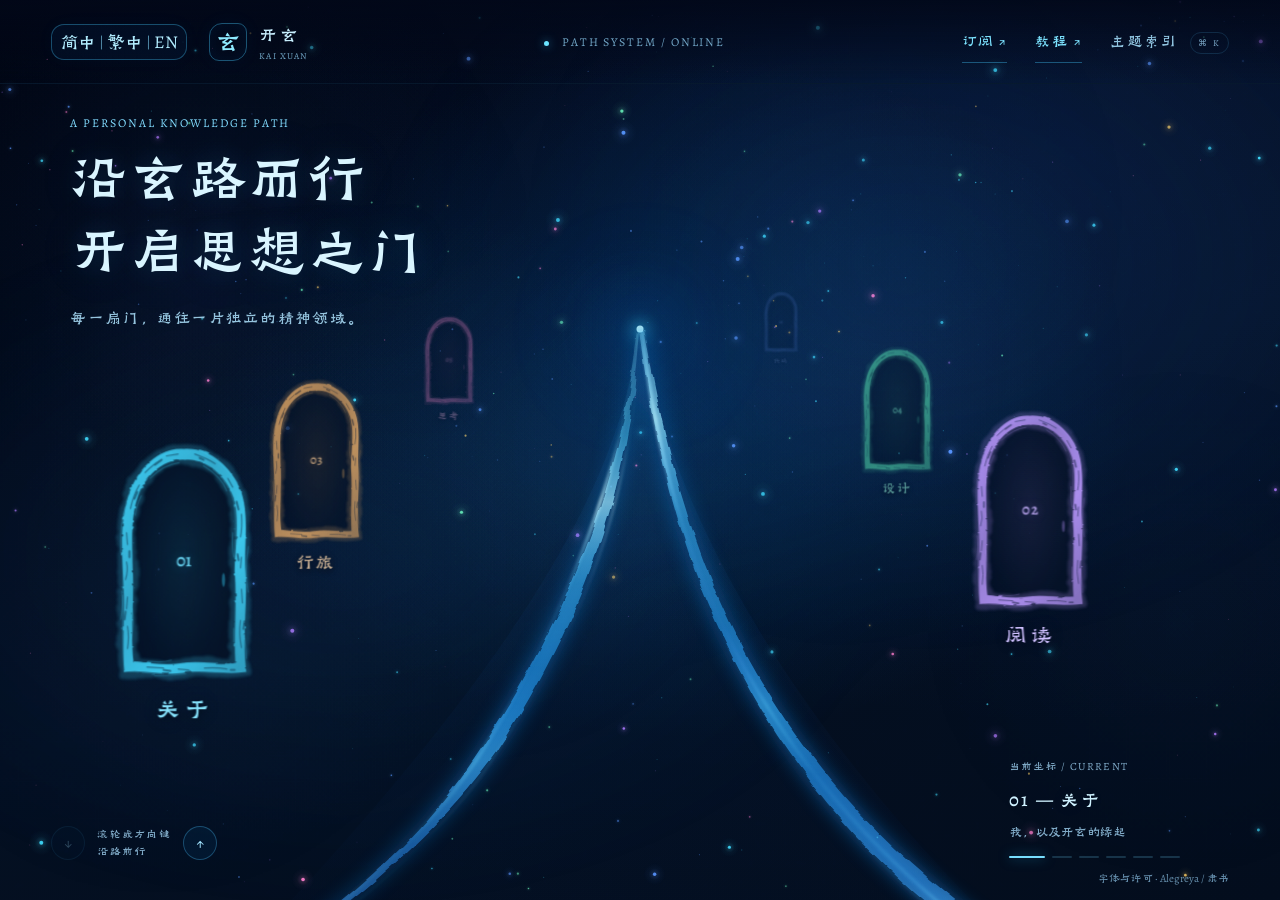
<file: index.html>
<!DOCTYPE html><html lang="zh-Hans"><head><meta charSet="utf-8"/><meta name="viewport" content="width=device-width, initial-scale=1"/><link rel="stylesheet" href="assets/index-trilingual-v11.css" data-rsc-css-href="./assets/index-trilingual-v11.css" data-precedence="vite-rsc/importer-resources"/><link rel="modulepreload" href="assets/layout-segment-trilingual-v11.js" crossorigin=""/><link rel="modulepreload" href="assets/rolldown-runtime-S-ySWqyJ.js" crossorigin=""/><link rel="modulepreload" href="assets/index-trilingual-v11.js" crossorigin=""/><link rel="modulepreload" href="assets/framework-DjPHiq1u.js" crossorigin=""/><link rel="modulepreload" href="assets/page-trilingual-v11.js" crossorigin=""/><title>开玄 · 玄路</title><meta name="description" content="在代码、思想与未知之间，开启另一重视界。"/><link rel="shortcut icon" href="favicon.svg"/><link rel="icon" href="favicon.svg"/><meta name="codex-preview" content="development"/><script>self.__VINEXT_RSC_PARAMS__={}</script><script>self.__VINEXT_RSC_NAV__={"pathname":"/","searchParams":[]}</script><link rel="modulepreload" href="assets/index-trilingual-v11.js" />












<link rel="stylesheet" href="./language-labels-v11.css"/><link rel="alternate" type="application/rss+xml" title="开玄 · 简体中文" href="./feed.xml"/><link rel="alternate" type="application/rss+xml" title="開玄 · 繁體中文" href="./feed.zh-Hant.xml"/><link rel="alternate" type="application/rss+xml" title="Kai Xuan · English" href="./feed.en.xml"/></head><body class="alegreya-site"><main data-language="zh" class="experience " style="--journey:0"><div class="noise"></div><div class="sky" aria-hidden="true"><canvas class="starfield-canvas" aria-hidden="true"></canvas><div class="sky-mist"></div><div class="horizon-core"></div></div><header class="topbar"><div class="header-left"><div class="language-picker"><button type="button" class="language-toggle language-trigger" aria-expanded="false" aria-controls="homepage-language-options" aria-label="简中|繁中|EN — 选择语言 / Choose language" title="选择语言 / Choose language"><span class="language-label" lang="zh-Hans">简中</span><span class="language-toggle-divider" aria-hidden="true">|</span><span class="language-label" lang="zh-Hant">繁中</span><span class="language-toggle-divider" aria-hidden="true">|</span><span class="language-label" lang="en">EN</span></button><div id="homepage-language-options" class="language-options" role="group" aria-label="网站语言 / Website language" hidden=""><button type="button" lang="zh-CN" aria-pressed="true">简体中文</button><button type="button" lang="zh-Hant" aria-pressed="false">繁體中文</button><button type="button" lang="en" aria-pressed="false">English</button></div></div><button class="brand" aria-label="返回开玄首页"><span class="brand-mark">玄</span><span><b>开玄</b><small>KAI XUAN</small></span></button></div><p class="system-state"><i></i> PATH SYSTEM / ONLINE</p><nav class="header-actions" aria-label="网站导航"><a class="subscribe-entry" href="./subscribe.html?lang=zh" aria-label="通过邮箱订阅新文章">订阅 ↗</a><a class="tutorial-entry" href="./tutorial-map.html?lang=zh" aria-label="阅读计算神经科学教程">教程 ↗</a><button class="index-button" type="button">主题索引<!-- --> <span>⌘ K</span></button></nav></header><section class="intro" id="top"><p class="eyebrow">A PERSONAL KNOWLEDGE PATH</p><h1>沿玄路而行<br/>开启思想之门</h1><p class="intro-copy">每一扇门，通往一片独立的精神领域。</p></section><section class="world" aria-label="主题之路"><svg class="path-stream river-path" viewBox="0 0 1200 800" preserveAspectRatio="none" aria-hidden="true" focusable="false"><defs><path id="river-left-bank" d="M598 0 C583 166 546 307 451 491 C354 674 216 755 128 840 C136 845 147 844 154 839 C244 741 375 650 465 495 C558 319 592 162 600 0 Z"></path><path id="river-right-bank" d="M600 0 C617 177 655 358 762 533 C858 688 965 753 1043 840 C1051 847 1068 845 1077 840 C989 743 875 673 778 526 C666 357 628 176 604 0 Z"></path><filter id="river-ink-edge" x="-10%" y="-5%" width="120%" height="110%" color-interpolation-filters="sRGB"><feTurbulence type="fractalNoise" baseFrequency=".014 .047" numOctaves="2" seed="29" result="water"></feTurbulence><feDisplacementMap in="SourceGraphic" in2="water" scale="6.5" xChannelSelector="R" yChannelSelector="G"></feDisplacementMap><feGaussianBlur stdDeviation=".7"></feGaussianBlur></filter><filter id="river-bloom" x="-20%" y="-8%" width="140%" height="116%"><feGaussianBlur stdDeviation="10"></feGaussianBlur></filter><filter id="river-silk" x="-10%" y="-5%" width="120%" height="110%"><feGaussianBlur stdDeviation="1.7"></feGaussianBlur></filter><linearGradient id="river-blue-depth" x1="0" y1="0" x2="0" y2="840" gradientUnits="userSpaceOnUse"><stop offset="0" stop-color="#9beaff" stop-opacity=".2"></stop><stop offset=".15" stop-color="#46cbff" stop-opacity=".6"></stop><stop offset=".54" stop-color="#209fff" stop-opacity=".78"></stop><stop offset="1" stop-color="#387dff" stop-opacity=".5"></stop></linearGradient><linearGradient id="river-current-left" x1="0" y1="0" x2="0" y2="570" gradientUnits="userSpaceOnUse" spreadMethod="repeat"><stop offset="0" stop-color="#70dfff" stop-opacity=".05"></stop><stop offset=".16" stop-color="#70dfff" stop-opacity=".18"></stop><stop offset=".3" stop-color="#c4f6ff" stop-opacity=".92"></stop><stop offset=".47" stop-color="#56caff" stop-opacity=".24"></stop><stop offset=".64" stop-color="#3ba7ff" stop-opacity=".06"></stop><stop offset=".83" stop-color="#6ddcff" stop-opacity=".4"></stop><stop offset="1" stop-color="#70dfff" stop-opacity=".05"></stop><animateTransform attributeName="gradientTransform" type="translate" values="0 -570;0 0" dur="32s" repeatCount="indefinite"></animateTransform></linearGradient><linearGradient id="river-current-right" x1="0" y1="-180" x2="0" y2="490" gradientUnits="userSpaceOnUse" spreadMethod="repeat"><stop offset="0" stop-color="#63d4ff" stop-opacity=".08"></stop><stop offset=".19" stop-color="#5ccfff" stop-opacity=".28"></stop><stop offset=".38" stop-color="#b4f0ff" stop-opacity=".88"></stop><stop offset=".56" stop-color="#54bfff" stop-opacity=".17"></stop><stop offset=".74" stop-color="#488bff" stop-opacity=".05"></stop><stop offset=".88" stop-color="#62d3ff" stop-opacity=".38"></stop><stop offset="1" stop-color="#63d4ff" stop-opacity=".08"></stop><animateTransform attributeName="gradientTransform" type="translate" values="0 -670;0 0" dur="39s" repeatCount="indefinite"></animateTransform></linearGradient><linearGradient id="river-surface" x1="0" y1="0" x2="0" y2="1"><stop offset="0" stop-color="#40bbff" stop-opacity=".07"></stop><stop offset=".6" stop-color="#126cff" stop-opacity=".025"></stop><stop offset="1" stop-color="#126cff" stop-opacity="0"></stop></linearGradient></defs><path class="river-surface" d="M598 0 C583 230 405 510 140 840 L1060 840 C780 550 625 230 602 0 Z"></path><g class="river-bank-bloom" filter="url(#river-bloom)"><use href="#river-left-bank"></use><use href="#river-right-bank"></use></g><g class="river-bank-body" filter="url(#river-ink-edge)"><use href="#river-left-bank"></use><use href="#river-right-bank"></use></g><g class="river-current-body" filter="url(#river-ink-edge)"><use href="#river-left-bank" fill="url(#river-current-left)"></use><use href="#river-right-bank" fill="url(#river-current-right)"></use></g><g class="river-current-silk" filter="url(#river-silk)"><path class="river-current-left" d="M598 0 C590 142 533 332 454 490 S234 746 137 840"></path><path class="river-current-left river-filament" d="M600 28 C583 248 541 351 461 504 S229 758 148 840"></path><path class="river-current-right" d="M602 0 C616 180 665 369 771 532 S973 750 1066 840"></path><path class="river-current-right river-filament" d="M602 21 C638 257 666 375 767 539 S965 754 1052 840"></path></g></svg><button class="portal portal-left portal-near " style="--door-x:14.336538461538467%;--door-mobile-x:13.5%;--door-y:74.625%;--door-scale:1.065576923076923;--door-color:#39d6ff;--door-opacity:1;--door-blur:0.15576923076923083px;--door-z:18" tabindex="0" aria-label="进入关于主题：我，以及开玄的缘起"><span class="portal-label"><strong>关于</strong></span><span class="door-frame"><svg class="door-ink " viewBox="0 0 128 230" preserveAspectRatio="none" aria-hidden="true" focusable="false"><defs><path id="door-ink-01-perimeter" d="M7 225 C4 190 7 153 6 113 C4 87 5 62 15 41 C26 18 44 6 63 6 C85 4 106 21 116 43 C125 65 120 91 121 119 C123 156 119 194 122 225 C101 228 83 223 62 226 C42 229 24 225 7 225 Z"></path><filter id="door-ink-01-edge" x="-35%" y="-25%" width="170%" height="150%" color-interpolation-filters="sRGB"><feTurbulence type="fractalNoise" baseFrequency=".063 .17" numOctaves="3" seed="7" result="grain"></feTurbulence><feDisplacementMap in="SourceGraphic" in2="grain" scale="2.8" xChannelSelector="R" yChannelSelector="G"></feDisplacementMap></filter><filter id="door-ink-01-wash" x="-45%" y="-30%" width="190%" height="160%" color-interpolation-filters="sRGB"><feTurbulence type="fractalNoise" baseFrequency=".035 .082" numOctaves="2" seed="13" result="water"></feTurbulence><feDisplacementMap in="SourceGraphic" in2="water" scale="8" xChannelSelector="R" yChannelSelector="G"></feDisplacementMap><feGaussianBlur stdDeviation="1.8"></feGaussianBlur></filter><mask id="door-ink-01-dry" maskUnits="userSpaceOnUse" x="-12" y="-12" width="152" height="254"><rect x="-12" y="-12" width="152" height="254" fill="white"></rect><g fill="none" stroke="black" stroke-linecap="round" opacity=".85"><path d="M6 206 Q8 194 6 183 M5 165 L6 153 M4 135 Q7 125 5 117 M6 99 L5 87 M9 62 Q12 48 18 38 M24 25 Q33 16 39 13 M46 8 L58 6 M75 6 Q89 11 96 16 M109 31 L114 40 M123 68 Q124 82 122 91 M123 112 L122 123 M123 145 L124 159 M122 177 Q120 191 123 205 M108 227 Q98 225 85 226 M69 228 L58 227 M43 226 L26 225" stroke-width="1.2"></path><path d="M3 176 L4 168 M8 112 L8 106 M13 52 L16 45 M34 17 L41 12 M80 10 L84 12 M118 55 L120 63 M119 109 L120 115 M126 178 L125 186 M116 228 L112 228 M50 229 L43 228" stroke-width="2.1"></path></g></mask><linearGradient id="door-ink-01-pigment" x1="0" y1="0" x2=".9" y2="1" gradientUnits="objectBoundingBox"><stop offset="0" stop-color="currentColor" stop-opacity=".95"></stop><stop offset=".4" stop-color="currentColor" stop-opacity=".65"></stop><stop offset=".7" stop-color="currentColor" stop-opacity=".9"></stop><stop offset="1" stop-color="currentColor" stop-opacity=".55"></stop></linearGradient></defs><g class="door-ink-waves"></g><use class="door-ink-halo" href="#door-ink-01-perimeter" filter="url(#door-ink-01-wash)"></use><use class="door-ink-soak" href="#door-ink-01-perimeter" filter="url(#door-ink-01-edge)"></use><path class="door-ink-brush" d="M3 230 C0 200 4 171 2 141 C0 107 -1 78 5 57 C11 28 35 -2 64 1 C91 -1 112 19 122 43 C131 66 126 96 127 123 C130 160 123 193 128 230 C103 233 84 227 62 231 C42 234 21 227 3 230 Z M12 219 C29 221 45 224 62 221 C80 218 101 223 117 221 C115 190 119 159 116 126 C117 98 121 72 115 51 C107 27 86 10 65 12 C43 10 24 29 17 48 C9 70 11 95 11 119 C14 154 8 185 12 219 Z" fill="url(#door-ink-01-pigment)" fill-rule="evenodd" mask="url(#door-ink-01-dry)" filter="url(#door-ink-01-edge)"></path><g class="door-ink-fibres" fill="none" stroke="currentColor" stroke-linecap="round"><path d="M-1 176 Q2 159 0 147 M-1 107 Q-2 76 4 60 M17 30 Q33 9 51 4 M82 3 Q108 17 119 36 M130 101 Q126 128 130 148 M125 187 Q128 205 128 216 M34 234 Q51 234 66 232"></path><path d="M10 196 Q13 179 11 165 M14 69 Q15 59 20 49 M29 31 Q43 17 59 15 M84 18 Q103 30 108 44 M114 87 Q113 101 115 112 M115 185 L115 199 M27 219 Q42 221 51 218"></path></g></svg><span class="door-light"></span><span class="door-panel"><i class="door-sigil">01</i><i class="door-handle"></i></span></span></button><button class="portal portal-right portal-near " style="--door-x:80.47115384615384%;--door-mobile-x:79.00314349112426%;--door-y:67.125%;--door-scale:0.9001923076923077;--door-color:#b894ff;--door-opacity:1;--door-blur:0.5019230769230769px;--door-z:14" tabindex="0" aria-label="进入阅读主题：书、笔记与精神坐标"><span class="portal-label"><strong>阅读</strong></span><span class="door-frame"><svg class="door-ink " viewBox="0 0 128 230" preserveAspectRatio="none" aria-hidden="true" focusable="false"><defs><path id="door-ink-02-perimeter" d="M7 225 C4 190 7 153 6 113 C4 87 5 62 15 41 C26 18 44 6 63 6 C85 4 106 21 116 43 C125 65 120 91 121 119 C123 156 119 194 122 225 C101 228 83 223 62 226 C42 229 24 225 7 225 Z"></path><filter id="door-ink-02-edge" x="-35%" y="-25%" width="170%" height="150%" color-interpolation-filters="sRGB"><feTurbulence type="fractalNoise" baseFrequency=".063 .17" numOctaves="3" seed="7" result="grain"></feTurbulence><feDisplacementMap in="SourceGraphic" in2="grain" scale="2.8" xChannelSelector="R" yChannelSelector="G"></feDisplacementMap></filter><filter id="door-ink-02-wash" x="-45%" y="-30%" width="190%" height="160%" color-interpolation-filters="sRGB"><feTurbulence type="fractalNoise" baseFrequency=".035 .082" numOctaves="2" seed="13" result="water"></feTurbulence><feDisplacementMap in="SourceGraphic" in2="water" scale="8" xChannelSelector="R" yChannelSelector="G"></feDisplacementMap><feGaussianBlur stdDeviation="1.8"></feGaussianBlur></filter><mask id="door-ink-02-dry" maskUnits="userSpaceOnUse" x="-12" y="-12" width="152" height="254"><rect x="-12" y="-12" width="152" height="254" fill="white"></rect><g fill="none" stroke="black" stroke-linecap="round" opacity=".85"><path d="M6 206 Q8 194 6 183 M5 165 L6 153 M4 135 Q7 125 5 117 M6 99 L5 87 M9 62 Q12 48 18 38 M24 25 Q33 16 39 13 M46 8 L58 6 M75 6 Q89 11 96 16 M109 31 L114 40 M123 68 Q124 82 122 91 M123 112 L122 123 M123 145 L124 159 M122 177 Q120 191 123 205 M108 227 Q98 225 85 226 M69 228 L58 227 M43 226 L26 225" stroke-width="1.2"></path><path d="M3 176 L4 168 M8 112 L8 106 M13 52 L16 45 M34 17 L41 12 M80 10 L84 12 M118 55 L120 63 M119 109 L120 115 M126 178 L125 186 M116 228 L112 228 M50 229 L43 228" stroke-width="2.1"></path></g></mask><linearGradient id="door-ink-02-pigment" x1="0" y1="0" x2=".9" y2="1" gradientUnits="objectBoundingBox"><stop offset="0" stop-color="currentColor" stop-opacity=".95"></stop><stop offset=".4" stop-color="currentColor" stop-opacity=".65"></stop><stop offset=".7" stop-color="currentColor" stop-opacity=".9"></stop><stop offset="1" stop-color="currentColor" stop-opacity=".55"></stop></linearGradient></defs><g class="door-ink-waves"></g><use class="door-ink-halo" href="#door-ink-02-perimeter" filter="url(#door-ink-02-wash)"></use><use class="door-ink-soak" href="#door-ink-02-perimeter" filter="url(#door-ink-02-edge)"></use><path class="door-ink-brush" d="M3 230 C0 200 4 171 2 141 C0 107 -1 78 5 57 C11 28 35 -2 64 1 C91 -1 112 19 122 43 C131 66 126 96 127 123 C130 160 123 193 128 230 C103 233 84 227 62 231 C42 234 21 227 3 230 Z M12 219 C29 221 45 224 62 221 C80 218 101 223 117 221 C115 190 119 159 116 126 C117 98 121 72 115 51 C107 27 86 10 65 12 C43 10 24 29 17 48 C9 70 11 95 11 119 C14 154 8 185 12 219 Z" fill="url(#door-ink-02-pigment)" fill-rule="evenodd" mask="url(#door-ink-02-dry)" filter="url(#door-ink-02-edge)"></path><g class="door-ink-fibres" fill="none" stroke="currentColor" stroke-linecap="round"><path d="M-1 176 Q2 159 0 147 M-1 107 Q-2 76 4 60 M17 30 Q33 9 51 4 M82 3 Q108 17 119 36 M130 101 Q126 128 130 148 M125 187 Q128 205 128 216 M34 234 Q51 234 66 232"></path><path d="M10 196 Q13 179 11 165 M14 69 Q15 59 20 49 M29 31 Q43 17 59 15 M84 18 Q103 30 108 44 M114 87 Q113 101 115 112 M115 185 L115 199 M27 219 Q42 221 51 218"></path></g></svg><span class="door-light"></span><span class="door-panel"><i class="door-sigil">02</i><i class="door-handle"></i></span></span></button><button class="portal portal-left  " style="--door-x:24.721153846153847%;--door-mobile-x:33.01608727810651%;--door-y:59.625%;--door-scale:0.7348076923076923;--door-color:#ffb765;--door-opacity:0.8146153846153845;--door-blur:0.8480769230769231px;--door-z:11" tabindex="0" aria-label="进入行旅主题：城市、远方与沿途片段"><span class="portal-label"><strong>行旅</strong></span><span class="door-frame"><svg class="door-ink " viewBox="0 0 128 230" preserveAspectRatio="none" aria-hidden="true" focusable="false"><defs><path id="door-ink-03-perimeter" d="M7 225 C4 190 7 153 6 113 C4 87 5 62 15 41 C26 18 44 6 63 6 C85 4 106 21 116 43 C125 65 120 91 121 119 C123 156 119 194 122 225 C101 228 83 223 62 226 C42 229 24 225 7 225 Z"></path><filter id="door-ink-03-edge" x="-35%" y="-25%" width="170%" height="150%" color-interpolation-filters="sRGB"><feTurbulence type="fractalNoise" baseFrequency=".063 .17" numOctaves="3" seed="7" result="grain"></feTurbulence><feDisplacementMap in="SourceGraphic" in2="grain" scale="2.8" xChannelSelector="R" yChannelSelector="G"></feDisplacementMap></filter><filter id="door-ink-03-wash" x="-45%" y="-30%" width="190%" height="160%" color-interpolation-filters="sRGB"><feTurbulence type="fractalNoise" baseFrequency=".035 .082" numOctaves="2" seed="13" result="water"></feTurbulence><feDisplacementMap in="SourceGraphic" in2="water" scale="8" xChannelSelector="R" yChannelSelector="G"></feDisplacementMap><feGaussianBlur stdDeviation="1.8"></feGaussianBlur></filter><mask id="door-ink-03-dry" maskUnits="userSpaceOnUse" x="-12" y="-12" width="152" height="254"><rect x="-12" y="-12" width="152" height="254" fill="white"></rect><g fill="none" stroke="black" stroke-linecap="round" opacity=".85"><path d="M6 206 Q8 194 6 183 M5 165 L6 153 M4 135 Q7 125 5 117 M6 99 L5 87 M9 62 Q12 48 18 38 M24 25 Q33 16 39 13 M46 8 L58 6 M75 6 Q89 11 96 16 M109 31 L114 40 M123 68 Q124 82 122 91 M123 112 L122 123 M123 145 L124 159 M122 177 Q120 191 123 205 M108 227 Q98 225 85 226 M69 228 L58 227 M43 226 L26 225" stroke-width="1.2"></path><path d="M3 176 L4 168 M8 112 L8 106 M13 52 L16 45 M34 17 L41 12 M80 10 L84 12 M118 55 L120 63 M119 109 L120 115 M126 178 L125 186 M116 228 L112 228 M50 229 L43 228" stroke-width="2.1"></path></g></mask><linearGradient id="door-ink-03-pigment" x1="0" y1="0" x2=".9" y2="1" gradientUnits="objectBoundingBox"><stop offset="0" stop-color="currentColor" stop-opacity=".95"></stop><stop offset=".4" stop-color="currentColor" stop-opacity=".65"></stop><stop offset=".7" stop-color="currentColor" stop-opacity=".9"></stop><stop offset="1" stop-color="currentColor" stop-opacity=".55"></stop></linearGradient></defs><g class="door-ink-waves"></g><use class="door-ink-halo" href="#door-ink-03-perimeter" filter="url(#door-ink-03-wash)"></use><use class="door-ink-soak" href="#door-ink-03-perimeter" filter="url(#door-ink-03-edge)"></use><path class="door-ink-brush" d="M3 230 C0 200 4 171 2 141 C0 107 -1 78 5 57 C11 28 35 -2 64 1 C91 -1 112 19 122 43 C131 66 126 96 127 123 C130 160 123 193 128 230 C103 233 84 227 62 231 C42 234 21 227 3 230 Z M12 219 C29 221 45 224 62 221 C80 218 101 223 117 221 C115 190 119 159 116 126 C117 98 121 72 115 51 C107 27 86 10 65 12 C43 10 24 29 17 48 C9 70 11 95 11 119 C14 154 8 185 12 219 Z" fill="url(#door-ink-03-pigment)" fill-rule="evenodd" mask="url(#door-ink-03-dry)" filter="url(#door-ink-03-edge)"></path><g class="door-ink-fibres" fill="none" stroke="currentColor" stroke-linecap="round"><path d="M-1 176 Q2 159 0 147 M-1 107 Q-2 76 4 60 M17 30 Q33 9 51 4 M82 3 Q108 17 119 36 M130 101 Q126 128 130 148 M125 187 Q128 205 128 216 M34 234 Q51 234 66 232"></path><path d="M10 196 Q13 179 11 165 M14 69 Q15 59 20 49 M29 31 Q43 17 59 15 M84 18 Q103 30 108 44 M114 87 Q113 101 115 112 M115 185 L115 199 M27 219 Q42 221 51 218"></path></g></svg><span class="door-light"></span><span class="door-panel"><i class="door-sigil">03</i><i class="door-handle"></i></span></span></button><button class="portal portal-right  " style="--door-x:70.08653846153845%;--door-mobile-x:58.66290680473373%;--door-y:52.125%;--door-scale:0.569423076923077;--door-color:#54f1b6;--door-opacity:0.5838461538461539;--door-blur:1.1942307692307692px;--door-z:7" tabindex="0" aria-label="进入设计主题：界面、视觉与创造过程"><span class="portal-label"><strong>设计</strong></span><span class="door-frame"><svg class="door-ink " viewBox="0 0 128 230" preserveAspectRatio="none" aria-hidden="true" focusable="false"><defs><path id="door-ink-04-perimeter" d="M7 225 C4 190 7 153 6 113 C4 87 5 62 15 41 C26 18 44 6 63 6 C85 4 106 21 116 43 C125 65 120 91 121 119 C123 156 119 194 122 225 C101 228 83 223 62 226 C42 229 24 225 7 225 Z"></path><filter id="door-ink-04-edge" x="-35%" y="-25%" width="170%" height="150%" color-interpolation-filters="sRGB"><feTurbulence type="fractalNoise" baseFrequency=".063 .17" numOctaves="3" seed="7" result="grain"></feTurbulence><feDisplacementMap in="SourceGraphic" in2="grain" scale="2.8" xChannelSelector="R" yChannelSelector="G"></feDisplacementMap></filter><filter id="door-ink-04-wash" x="-45%" y="-30%" width="190%" height="160%" color-interpolation-filters="sRGB"><feTurbulence type="fractalNoise" baseFrequency=".035 .082" numOctaves="2" seed="13" result="water"></feTurbulence><feDisplacementMap in="SourceGraphic" in2="water" scale="8" xChannelSelector="R" yChannelSelector="G"></feDisplacementMap><feGaussianBlur stdDeviation="1.8"></feGaussianBlur></filter><mask id="door-ink-04-dry" maskUnits="userSpaceOnUse" x="-12" y="-12" width="152" height="254"><rect x="-12" y="-12" width="152" height="254" fill="white"></rect><g fill="none" stroke="black" stroke-linecap="round" opacity=".85"><path d="M6 206 Q8 194 6 183 M5 165 L6 153 M4 135 Q7 125 5 117 M6 99 L5 87 M9 62 Q12 48 18 38 M24 25 Q33 16 39 13 M46 8 L58 6 M75 6 Q89 11 96 16 M109 31 L114 40 M123 68 Q124 82 122 91 M123 112 L122 123 M123 145 L124 159 M122 177 Q120 191 123 205 M108 227 Q98 225 85 226 M69 228 L58 227 M43 226 L26 225" stroke-width="1.2"></path><path d="M3 176 L4 168 M8 112 L8 106 M13 52 L16 45 M34 17 L41 12 M80 10 L84 12 M118 55 L120 63 M119 109 L120 115 M126 178 L125 186 M116 228 L112 228 M50 229 L43 228" stroke-width="2.1"></path></g></mask><linearGradient id="door-ink-04-pigment" x1="0" y1="0" x2=".9" y2="1" gradientUnits="objectBoundingBox"><stop offset="0" stop-color="currentColor" stop-opacity=".95"></stop><stop offset=".4" stop-color="currentColor" stop-opacity=".65"></stop><stop offset=".7" stop-color="currentColor" stop-opacity=".9"></stop><stop offset="1" stop-color="currentColor" stop-opacity=".55"></stop></linearGradient></defs><g class="door-ink-waves"></g><use class="door-ink-halo" href="#door-ink-04-perimeter" filter="url(#door-ink-04-wash)"></use><use class="door-ink-soak" href="#door-ink-04-perimeter" filter="url(#door-ink-04-edge)"></use><path class="door-ink-brush" d="M3 230 C0 200 4 171 2 141 C0 107 -1 78 5 57 C11 28 35 -2 64 1 C91 -1 112 19 122 43 C131 66 126 96 127 123 C130 160 123 193 128 230 C103 233 84 227 62 231 C42 234 21 227 3 230 Z M12 219 C29 221 45 224 62 221 C80 218 101 223 117 221 C115 190 119 159 116 126 C117 98 121 72 115 51 C107 27 86 10 65 12 C43 10 24 29 17 48 C9 70 11 95 11 119 C14 154 8 185 12 219 Z" fill="url(#door-ink-04-pigment)" fill-rule="evenodd" mask="url(#door-ink-04-dry)" filter="url(#door-ink-04-edge)"></path><g class="door-ink-fibres" fill="none" stroke="currentColor" stroke-linecap="round"><path d="M-1 176 Q2 159 0 147 M-1 107 Q-2 76 4 60 M17 30 Q33 9 51 4 M82 3 Q108 17 119 36 M130 101 Q126 128 130 148 M125 187 Q128 205 128 216 M34 234 Q51 234 66 232"></path><path d="M10 196 Q13 179 11 165 M14 69 Q15 59 20 49 M29 31 Q43 17 59 15 M84 18 Q103 30 108 44 M114 87 Q113 101 115 112 M115 185 L115 199 M27 219 Q42 221 51 218"></path></g></svg><span class="door-light"></span><span class="door-panel"><i class="door-sigil">04</i><i class="door-handle"></i></span></span></button><button class="portal portal-left  " style="--door-x:35.105769230769226%;--door-mobile-x:45.95987426035503%;--door-y:44.625%;--door-scale:0.40403846153846157;--door-color:#ff82c8;--door-opacity:0.3530769230769231;--door-blur:1.5403846153846152px;--door-z:3" tabindex="0" aria-label="进入思考主题：关于技术与人的观察"><span class="portal-label"><strong>思考</strong></span><span class="door-frame"><svg class="door-ink " viewBox="0 0 128 230" preserveAspectRatio="none" aria-hidden="true" focusable="false"><defs><path id="door-ink-05-perimeter" d="M7 225 C4 190 7 153 6 113 C4 87 5 62 15 41 C26 18 44 6 63 6 C85 4 106 21 116 43 C125 65 120 91 121 119 C123 156 119 194 122 225 C101 228 83 223 62 226 C42 229 24 225 7 225 Z"></path><filter id="door-ink-05-edge" x="-35%" y="-25%" width="170%" height="150%" color-interpolation-filters="sRGB"><feTurbulence type="fractalNoise" baseFrequency=".063 .17" numOctaves="3" seed="7" result="grain"></feTurbulence><feDisplacementMap in="SourceGraphic" in2="grain" scale="2.8" xChannelSelector="R" yChannelSelector="G"></feDisplacementMap></filter><filter id="door-ink-05-wash" x="-45%" y="-30%" width="190%" height="160%" color-interpolation-filters="sRGB"><feTurbulence type="fractalNoise" baseFrequency=".035 .082" numOctaves="2" seed="13" result="water"></feTurbulence><feDisplacementMap in="SourceGraphic" in2="water" scale="8" xChannelSelector="R" yChannelSelector="G"></feDisplacementMap><feGaussianBlur stdDeviation="1.8"></feGaussianBlur></filter><mask id="door-ink-05-dry" maskUnits="userSpaceOnUse" x="-12" y="-12" width="152" height="254"><rect x="-12" y="-12" width="152" height="254" fill="white"></rect><g fill="none" stroke="black" stroke-linecap="round" opacity=".85"><path d="M6 206 Q8 194 6 183 M5 165 L6 153 M4 135 Q7 125 5 117 M6 99 L5 87 M9 62 Q12 48 18 38 M24 25 Q33 16 39 13 M46 8 L58 6 M75 6 Q89 11 96 16 M109 31 L114 40 M123 68 Q124 82 122 91 M123 112 L122 123 M123 145 L124 159 M122 177 Q120 191 123 205 M108 227 Q98 225 85 226 M69 228 L58 227 M43 226 L26 225" stroke-width="1.2"></path><path d="M3 176 L4 168 M8 112 L8 106 M13 52 L16 45 M34 17 L41 12 M80 10 L84 12 M118 55 L120 63 M119 109 L120 115 M126 178 L125 186 M116 228 L112 228 M50 229 L43 228" stroke-width="2.1"></path></g></mask><linearGradient id="door-ink-05-pigment" x1="0" y1="0" x2=".9" y2="1" gradientUnits="objectBoundingBox"><stop offset="0" stop-color="currentColor" stop-opacity=".95"></stop><stop offset=".4" stop-color="currentColor" stop-opacity=".65"></stop><stop offset=".7" stop-color="currentColor" stop-opacity=".9"></stop><stop offset="1" stop-color="currentColor" stop-opacity=".55"></stop></linearGradient></defs><g class="door-ink-waves"></g><use class="door-ink-halo" href="#door-ink-05-perimeter" filter="url(#door-ink-05-wash)"></use><use class="door-ink-soak" href="#door-ink-05-perimeter" filter="url(#door-ink-05-edge)"></use><path class="door-ink-brush" d="M3 230 C0 200 4 171 2 141 C0 107 -1 78 5 57 C11 28 35 -2 64 1 C91 -1 112 19 122 43 C131 66 126 96 127 123 C130 160 123 193 128 230 C103 233 84 227 62 231 C42 234 21 227 3 230 Z M12 219 C29 221 45 224 62 221 C80 218 101 223 117 221 C115 190 119 159 116 126 C117 98 121 72 115 51 C107 27 86 10 65 12 C43 10 24 29 17 48 C9 70 11 95 11 119 C14 154 8 185 12 219 Z" fill="url(#door-ink-05-pigment)" fill-rule="evenodd" mask="url(#door-ink-05-dry)" filter="url(#door-ink-05-edge)"></path><g class="door-ink-fibres" fill="none" stroke="currentColor" stroke-linecap="round"><path d="M-1 176 Q2 159 0 147 M-1 107 Q-2 76 4 60 M17 30 Q33 9 51 4 M82 3 Q108 17 119 36 M130 101 Q126 128 130 148 M125 187 Q128 205 128 216 M34 234 Q51 234 66 232"></path><path d="M10 196 Q13 179 11 165 M14 69 Q15 59 20 49 M29 31 Q43 17 59 15 M84 18 Q103 30 108 44 M114 87 Q113 101 115 112 M115 185 L115 199 M27 219 Q42 221 51 218"></path></g></svg><span class="door-light"></span><span class="door-panel"><i class="door-sigil">05</i><i class="door-handle"></i></span></span></button><button class="portal portal-right  " style="--door-x:61%;--door-mobile-x:53%;--door-y:39%;--door-scale:0.28;--door-color:#6692ff;--door-opacity:0.18;--door-blur:1.8px;--door-z:0" tabindex="0" aria-label="进入代码主题：程序、工具与构建实验"><span class="portal-label"><strong>代码</strong></span><span class="door-frame"><svg class="door-ink " viewBox="0 0 128 230" preserveAspectRatio="none" aria-hidden="true" focusable="false"><defs><path id="door-ink-06-perimeter" d="M7 225 C4 190 7 153 6 113 C4 87 5 62 15 41 C26 18 44 6 63 6 C85 4 106 21 116 43 C125 65 120 91 121 119 C123 156 119 194 122 225 C101 228 83 223 62 226 C42 229 24 225 7 225 Z"></path><filter id="door-ink-06-edge" x="-35%" y="-25%" width="170%" height="150%" color-interpolation-filters="sRGB"><feTurbulence type="fractalNoise" baseFrequency=".063 .17" numOctaves="3" seed="7" result="grain"></feTurbulence><feDisplacementMap in="SourceGraphic" in2="grain" scale="2.8" xChannelSelector="R" yChannelSelector="G"></feDisplacementMap></filter><filter id="door-ink-06-wash" x="-45%" y="-30%" width="190%" height="160%" color-interpolation-filters="sRGB"><feTurbulence type="fractalNoise" baseFrequency=".035 .082" numOctaves="2" seed="13" result="water"></feTurbulence><feDisplacementMap in="SourceGraphic" in2="water" scale="8" xChannelSelector="R" yChannelSelector="G"></feDisplacementMap><feGaussianBlur stdDeviation="1.8"></feGaussianBlur></filter><mask id="door-ink-06-dry" maskUnits="userSpaceOnUse" x="-12" y="-12" width="152" height="254"><rect x="-12" y="-12" width="152" height="254" fill="white"></rect><g fill="none" stroke="black" stroke-linecap="round" opacity=".85"><path d="M6 206 Q8 194 6 183 M5 165 L6 153 M4 135 Q7 125 5 117 M6 99 L5 87 M9 62 Q12 48 18 38 M24 25 Q33 16 39 13 M46 8 L58 6 M75 6 Q89 11 96 16 M109 31 L114 40 M123 68 Q124 82 122 91 M123 112 L122 123 M123 145 L124 159 M122 177 Q120 191 123 205 M108 227 Q98 225 85 226 M69 228 L58 227 M43 226 L26 225" stroke-width="1.2"></path><path d="M3 176 L4 168 M8 112 L8 106 M13 52 L16 45 M34 17 L41 12 M80 10 L84 12 M118 55 L120 63 M119 109 L120 115 M126 178 L125 186 M116 228 L112 228 M50 229 L43 228" stroke-width="2.1"></path></g></mask><linearGradient id="door-ink-06-pigment" x1="0" y1="0" x2=".9" y2="1" gradientUnits="objectBoundingBox"><stop offset="0" stop-color="currentColor" stop-opacity=".95"></stop><stop offset=".4" stop-color="currentColor" stop-opacity=".65"></stop><stop offset=".7" stop-color="currentColor" stop-opacity=".9"></stop><stop offset="1" stop-color="currentColor" stop-opacity=".55"></stop></linearGradient></defs><g class="door-ink-waves"></g><use class="door-ink-halo" href="#door-ink-06-perimeter" filter="url(#door-ink-06-wash)"></use><use class="door-ink-soak" href="#door-ink-06-perimeter" filter="url(#door-ink-06-edge)"></use><path class="door-ink-brush" d="M3 230 C0 200 4 171 2 141 C0 107 -1 78 5 57 C11 28 35 -2 64 1 C91 -1 112 19 122 43 C131 66 126 96 127 123 C130 160 123 193 128 230 C103 233 84 227 62 231 C42 234 21 227 3 230 Z M12 219 C29 221 45 224 62 221 C80 218 101 223 117 221 C115 190 119 159 116 126 C117 98 121 72 115 51 C107 27 86 10 65 12 C43 10 24 29 17 48 C9 70 11 95 11 119 C14 154 8 185 12 219 Z" fill="url(#door-ink-06-pigment)" fill-rule="evenodd" mask="url(#door-ink-06-dry)" filter="url(#door-ink-06-edge)"></path><g class="door-ink-fibres" fill="none" stroke="currentColor" stroke-linecap="round"><path d="M-1 176 Q2 159 0 147 M-1 107 Q-2 76 4 60 M17 30 Q33 9 51 4 M82 3 Q108 17 119 36 M130 101 Q126 128 130 148 M125 187 Q128 205 128 216 M34 234 Q51 234 66 232"></path><path d="M10 196 Q13 179 11 165 M14 69 Q15 59 20 49 M29 31 Q43 17 59 15 M84 18 Q103 30 108 44 M114 87 Q113 101 115 112 M115 185 L115 199 M27 219 Q42 221 51 218"></path></g></svg><span class="door-light"></span><span class="door-panel"><i class="door-sigil">06</i><i class="door-handle"></i></span></span></button></section><aside class="route-panel" aria-live="polite"><small>当前坐标 / CURRENT</small><b>01<!-- --> — <!-- -->关于</b><p>我，以及开玄的缘起</p><div class="route-progress"><button class="active" aria-label="前往关于"></button><button class="" aria-label="前往阅读"></button><button class="" aria-label="前往行旅"></button><button class="" aria-label="前往设计"></button><button class="" aria-label="前往思考"></button><button class="" aria-label="前往代码"></button></div></aside><div class="controls"><button disabled="" aria-label="后退">↓</button><span>滚轮或方向键<br/>沿路前行</span><button aria-label="前进">↑</button></div><aside class="topic-index " aria-hidden="true" inert=""><button class="index-close" aria-label="关闭主题索引">×</button><p>PATH DIRECTORY</p><h2>主题索引</h2><div><button><small>01</small><b>关于</b><span>ABOUT</span></button><button><small>02</small><b>阅读</b><span>READING</span></button><button><small>03</small><b>行旅</b><span>JOURNEY</span></button><button><small>04</small><b>设计</b><span>DESIGN</span></button><button><small>05</small><b>思考</b><span>THOUGHT</span></button><button><small>06</small><b>代码</b><span>CODE</span></button></div></aside><a class="font-credit" href="./assets/FONT-SOURCES-v7.md" target="_blank" rel="noopener noreferrer">字体与许可 · Alegreya / 隶书</a></main><script id="_R_">import("./assets/index-trilingual-v11.js")</script></body></html><script>self.__VINEXT_RSC_CHUNKS__=self.__VINEXT_RSC_CHUNKS__||[];self.__VINEXT_RSC_CHUNKS__.push("2:I[\"8c0f216c4604\",[],\"Children\",1]\n3:I[\"15c18cfaeeff\",[],\"LayoutSegmentProvider\",1]\n4:I[\"8c0f216c4604\",[],\"Slot\",1]\n5:I[\"593f344dc510\",[],\"RedirectBoundary\",1]\n:HL[\"./assets/index-trilingual-v11.css\",\"style\"]\n0:{\"__route\":\"route:/\",\"__interceptionContext\":null,\"__layoutIds\":[\"layout:/\"],\"__rootLayout\":\"/\",\"page:/\":\"$L1\",\"layout:/\":[[[[\"$\",\"link\",\"css:./assets/index-trilingual-v11.css\",{\"rel\":\"stylesheet\",\"precedence\":\"vite-rsc/importer-resources\",\"href\":\"./assets/index-trilingual-v11.css\",\"data-rsc-css-href\":\"./assets/index-trilingual-v11.css\"}],\"$undefined\"],[\"$\",\"html\",null,{\"lang\":\"zh-CN\",\"children\":[\"$\",\"body\",null,{\"className\":\"alegreya-site\",\"children\":[\"$\",\"$L2\",null,{}]}]}]],null],\"route:/\":[[[\"$\",\"meta\",null,{\"charSet\":\"utf-8\"}],[[\"$\",\"title\",\"0\",{\"children\":\"开玄 · 玄路\"}],[\"$\",\"meta\",\"1\",{\"name\":\"description\",\"content\":\"在代码、思想与未知之间，开启另一重视界。\"}],[\"$\",\"link\",\"2\",{\"rel\":\"shortcut icon\",\"href\":\"./favicon.svg\"}],[\"$\",\"link\",\"3\",{\"rel\":\"icon\",\"href\":\"./favicon.svg\"}],[\"$\",\"meta\",\"4\",{\"name\":\"codex-preview\",\"content\":\"development\"}]],[[\"$\",\"meta\",\"0\",{\"name\":\"viewport\",\"content\":\"width=device-width, initial-scale=1\"}]]],[\"$\",\"$L3\",null,{\"segmentMap\":{\"children\":[]},\"children\":[\"$\",\"$L4\",null,{\"id\":\"layout:/\",\"parallelSlots\":\"$undefined\",\"children\":[\"$\",\"$L5\",null,{\"children\":[\"$\",\"$L3\",null,{\"segmentMap\":{\"children\":[]},\"children\":[\"$\",\"$L4\",null,{\"id\":\"page:/\"}]}]}]}]}]],\"__layoutFlags\":{\"layout:/\":\"s\"},\"__artifactCompatibility\":{\"schemaVersion\":1,\"graphVersion\":\"app-route-graph:4uhn5s1wvoptc\",\"deploymentVersion\":\"39173ce0-cb52-4cc6-b949-ec9939cc5a9c\",\"appElementsSchemaVersion\":1,\"rscPayloadSchemaVersion\":1,\"rootBoundaryId\":\"/\",\"renderEpoch\":null}}\n")</script><script>self.__VINEXT_RSC_CHUNKS__=self.__VINEXT_RSC_CHUNKS__||[];self.__VINEXT_RSC_CHUNKS__.push("6:I[\"6efdf509a785\",[],\"default\",1]\n1:[\"$\",\"$L6\",null,{\"params\":\"$@7\",\"searchParams\":\"$@8\"}]\n7:{}\n8:{}\n")</script><script>self.__VINEXT_RSC_DONE__=true</script>
</file>
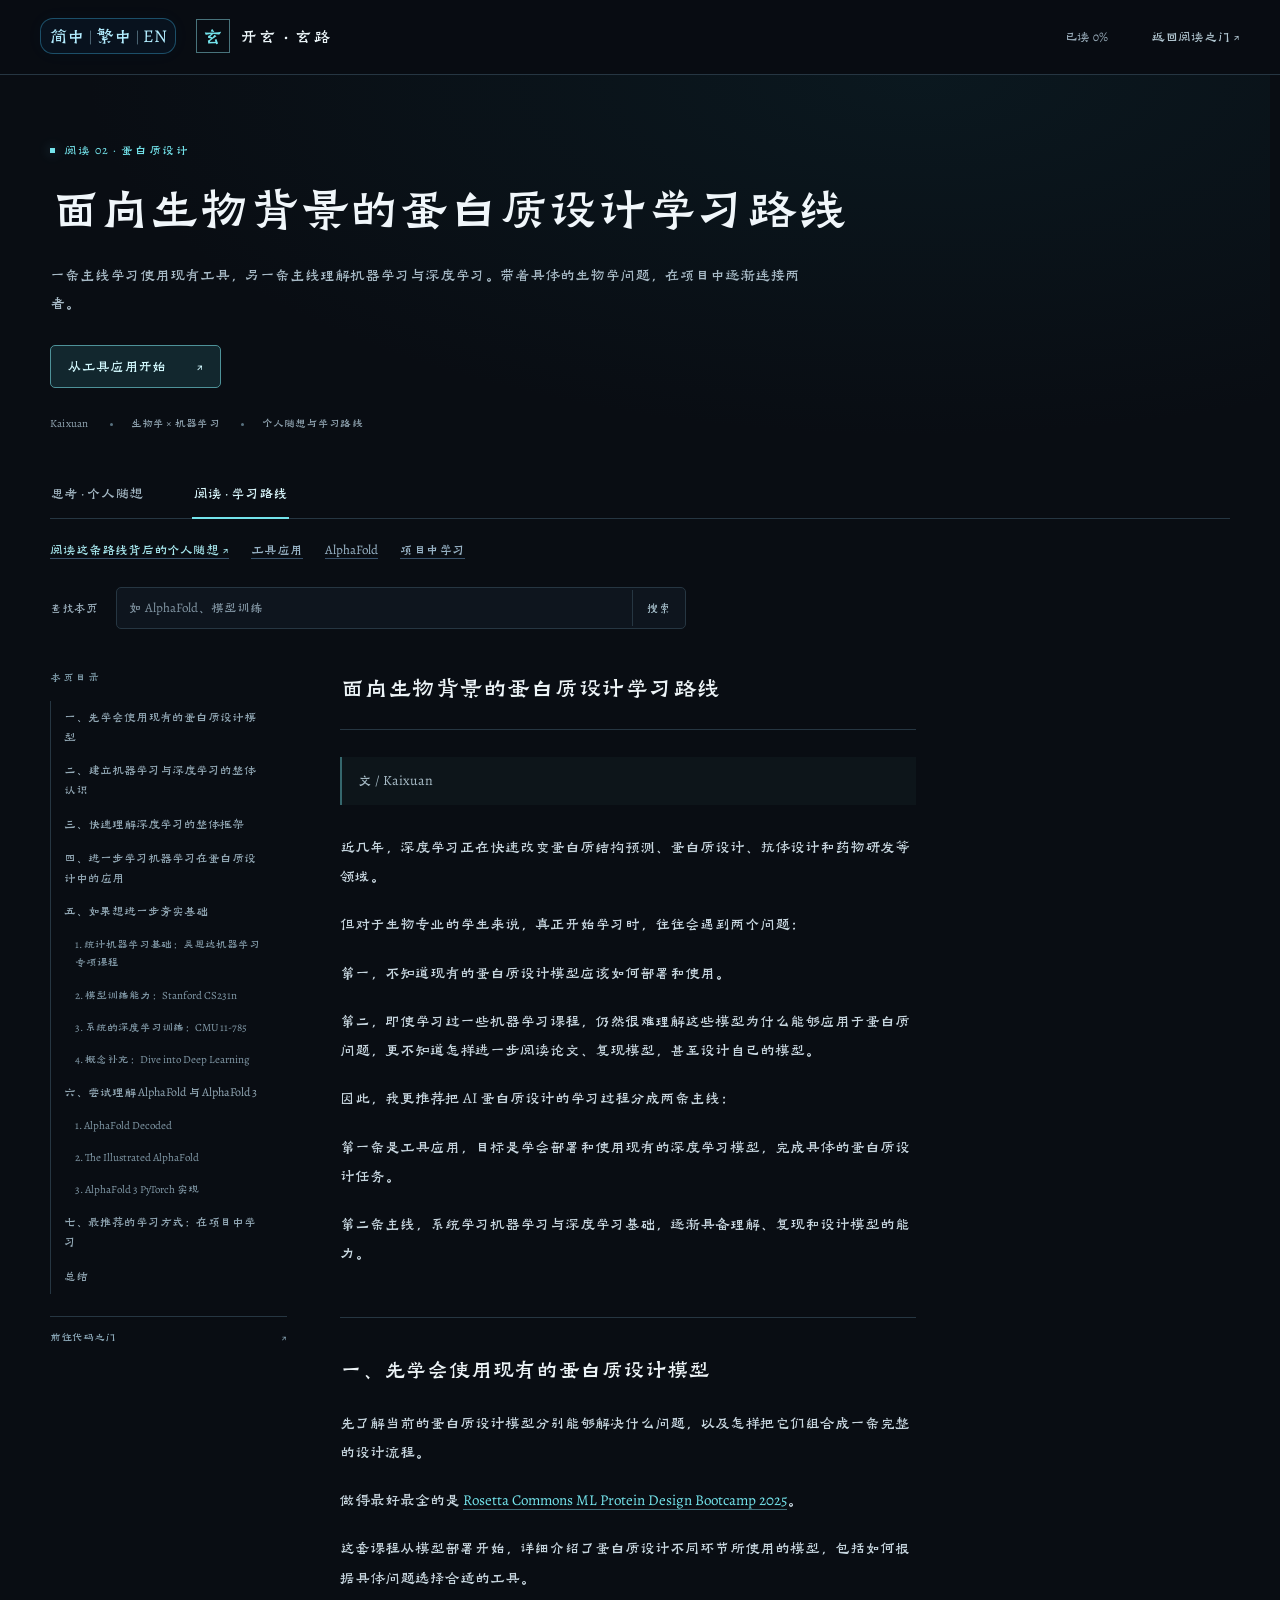
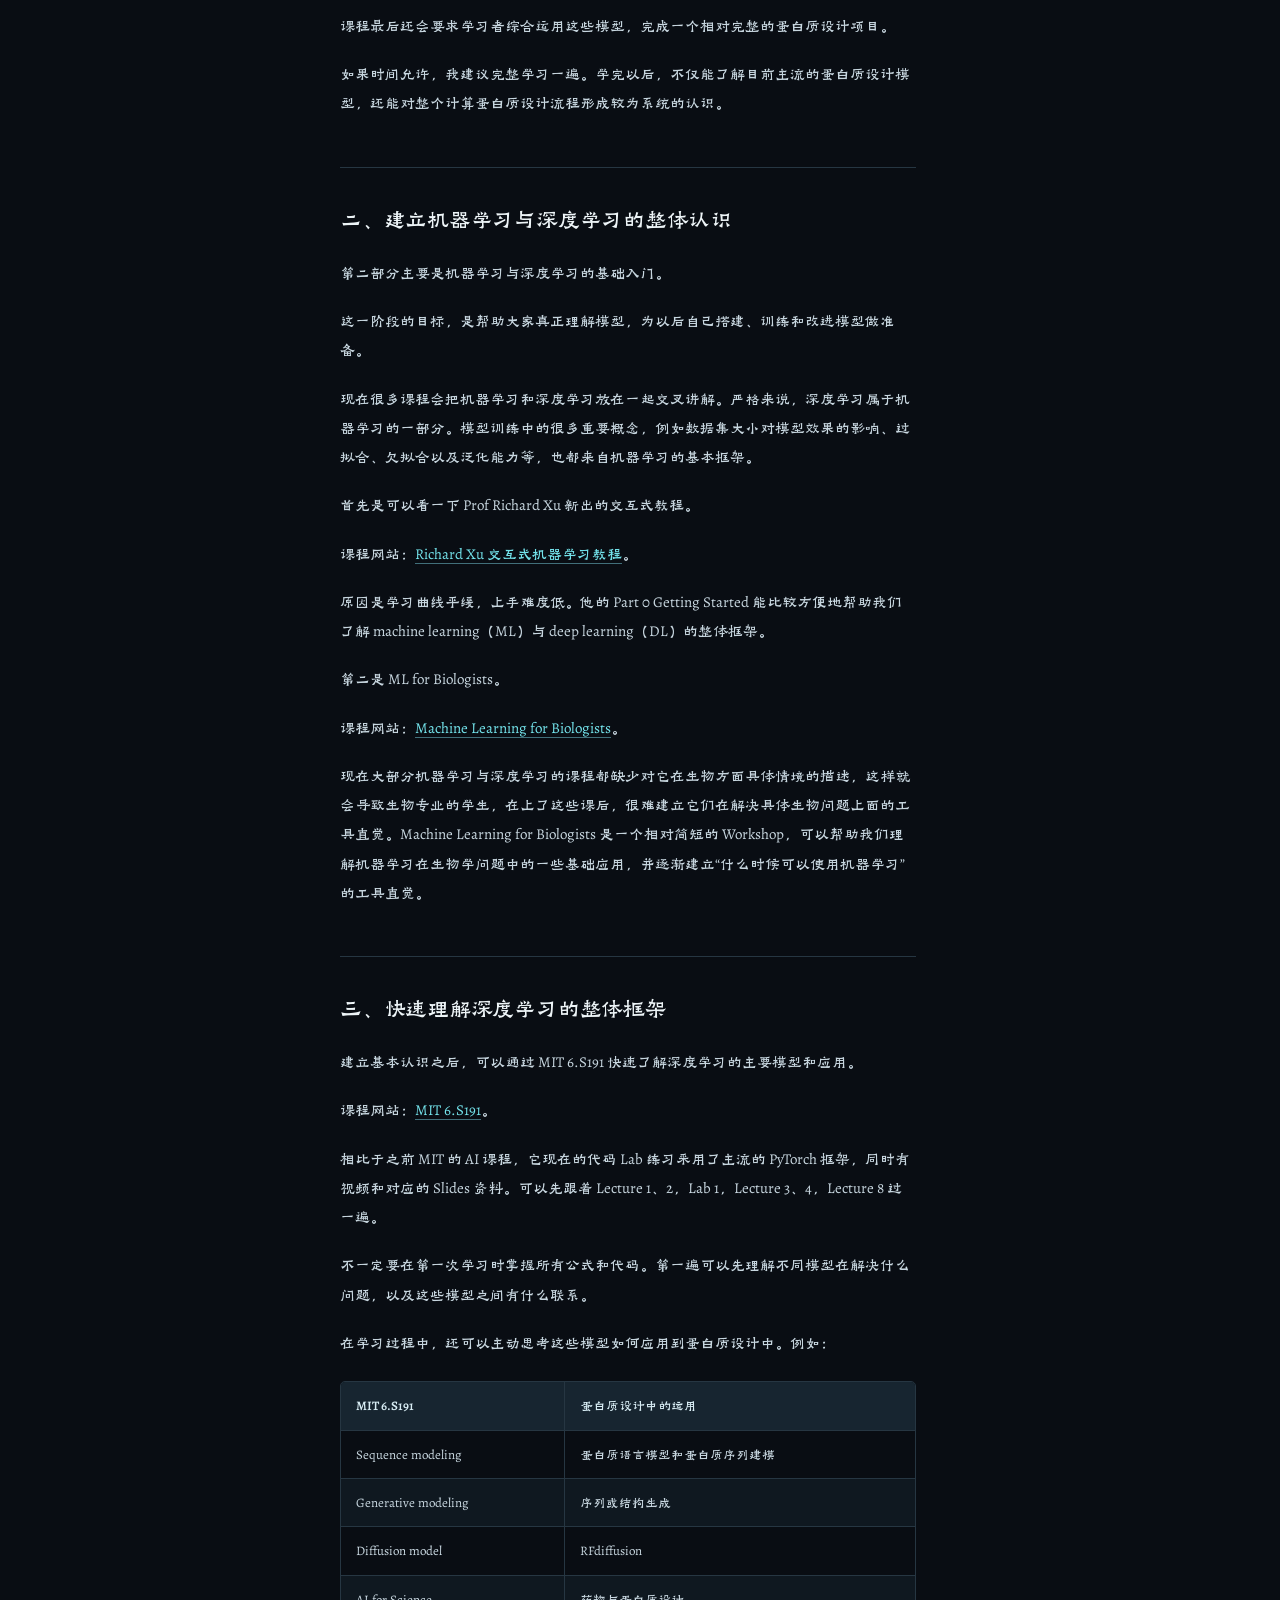
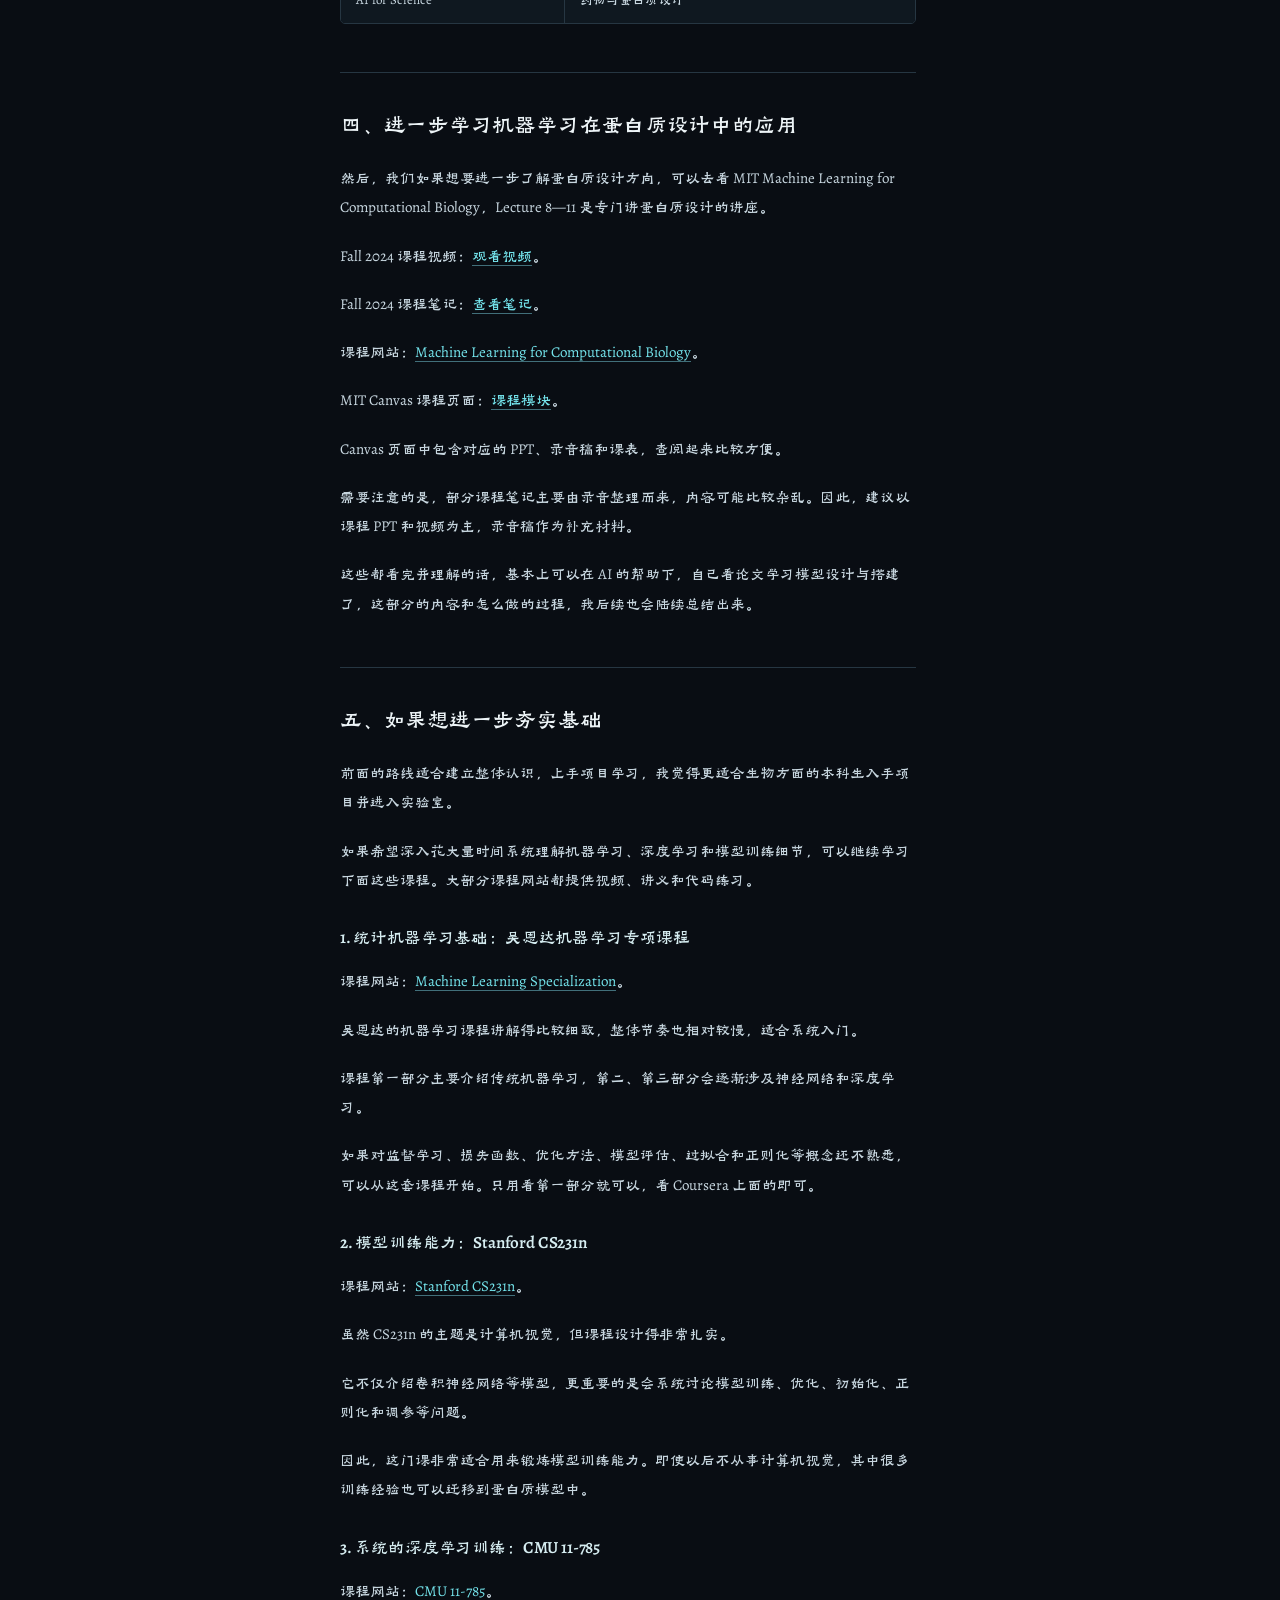
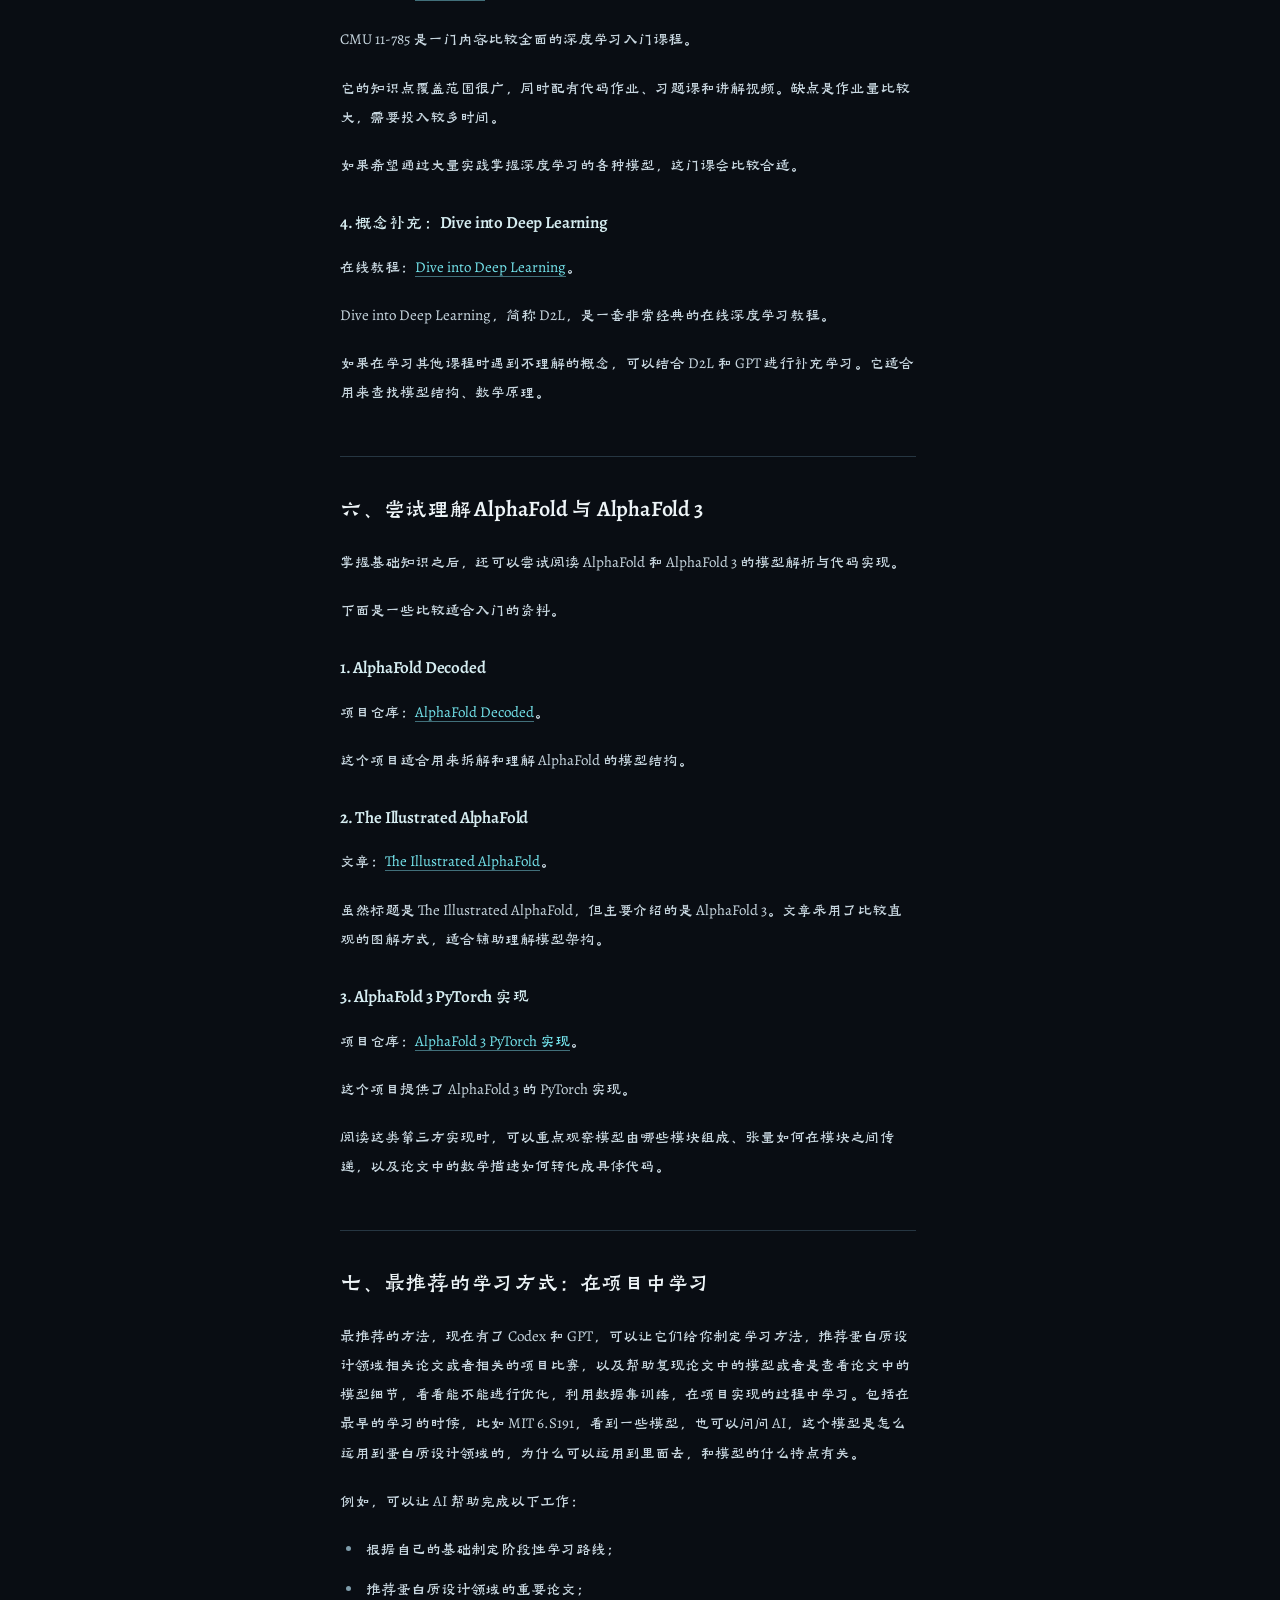
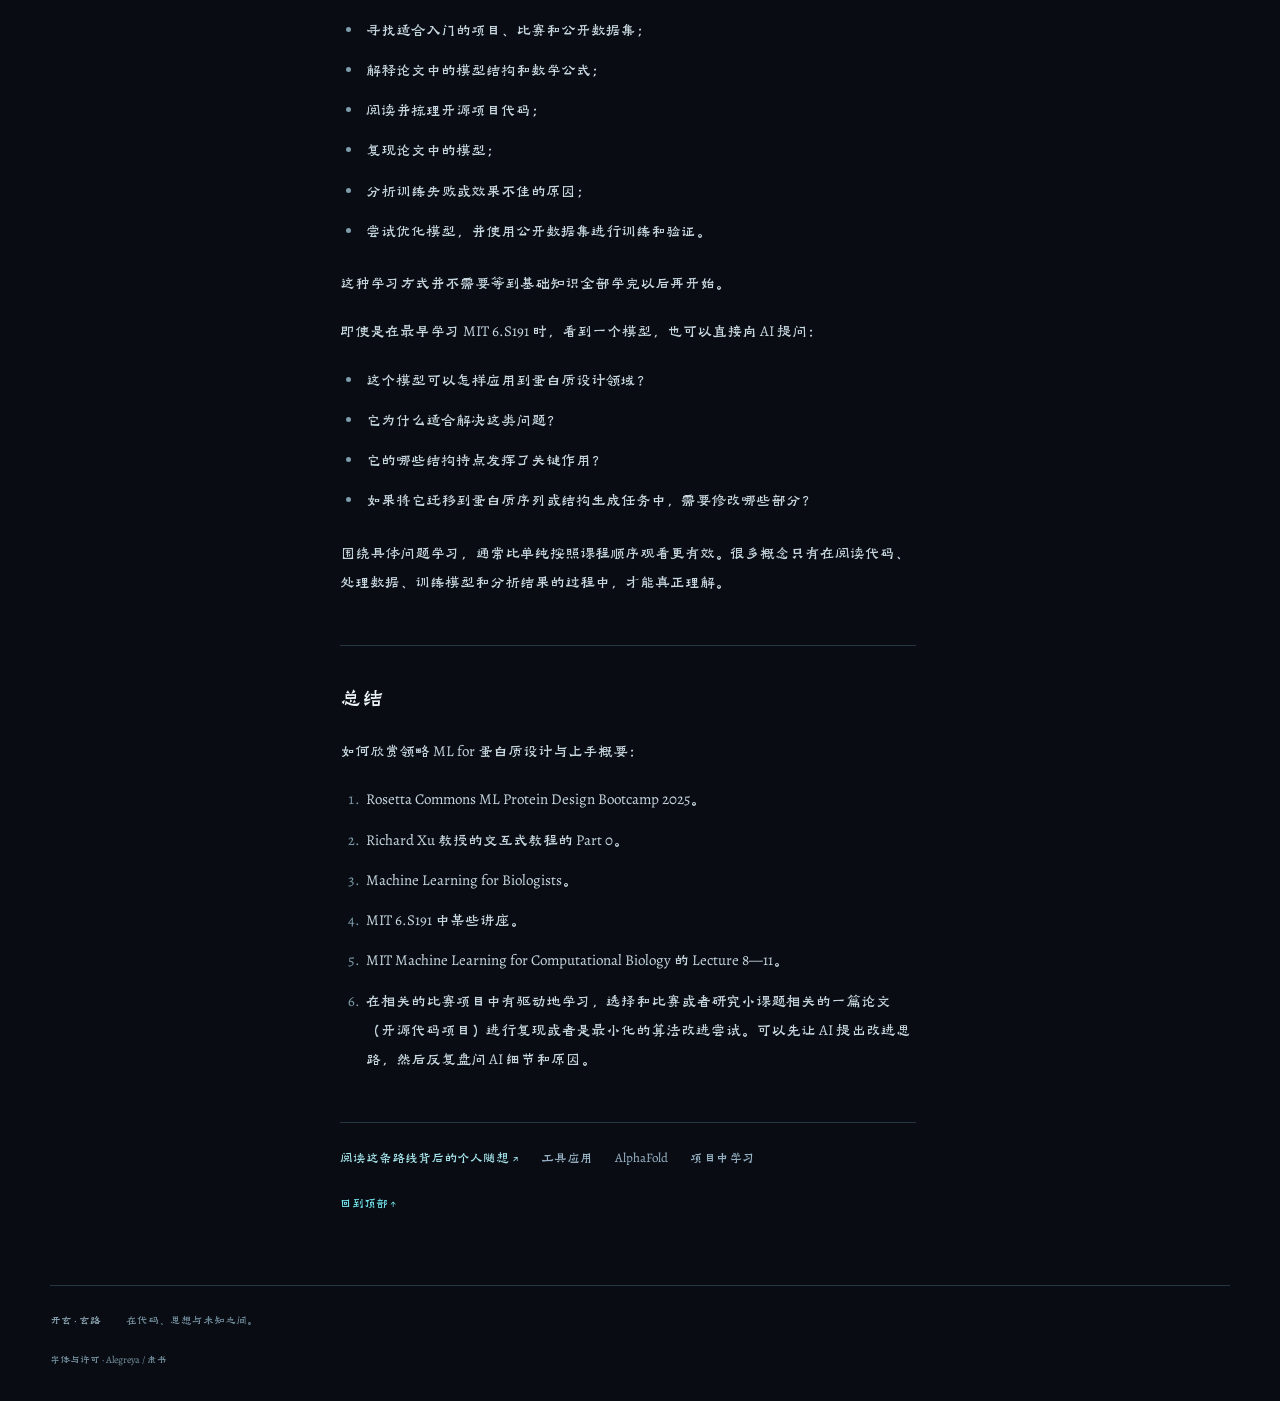
<file: protein-learning.html>
<!DOCTYPE html>

<html lang="zh-Hans"><head><meta charset="utf-8"/><meta content="width=device-width, initial-scale=1" name="viewport"/>
<meta content="#090d13" name="theme-color"/><meta content="Kaixuan" name="author"/>
<title>面向生物背景的蛋白质设计学习路线 · 开玄 · 玄路</title><meta content="一条主线学习使用现有工具，另一条主线理解机器学习与深度学习。带着具体的生物学问题，在项目中逐渐连接两者。" name="description"/>
<link href="./favicon.svg" rel="icon" type="image/svg+xml"/><link href="./assets/site-fonts-v7.css" rel="stylesheet"/>
<link href="./protein-reader-v1.css" rel="stylesheet"/><link href="./language-labels-v11.css" rel="stylesheet"/><script defer="" src="./protein-reader-v1.js"></script></head>
<body class="protein-page protein-learning" data-page-title-en="A Protein Design Learning Path for Readers with a Biology Background" data-page-title-tw="面向生物背景的蛋白質設計學習路線" data-page-title-zh="面向生物背景的蛋白质设计学习路线">
<a class="skip-link" href="#reader"><span data-en="Skip to article" data-tw="跳到正文" data-zh="跳到正文">跳到正文</span></a>
<header class="site-header"><div class="header-inner"><div class="header-brand"><div class="language-picker">
<button aria-controls="language-options" aria-expanded="false" aria-label="选择语言" class="language-toggle" id="language-toggle" title="选择语言" type="button"><span class="language-label" lang="zh-Hans">简中</span><span aria-hidden="true" class="language-toggle-divider">|</span><span class="language-label" lang="zh-Hant">繁中</span><span aria-hidden="true" class="language-toggle-divider">|</span><span class="language-label" lang="en">EN</span></button>
<div aria-label="选择语言" class="language-options" hidden="" id="language-options" role="group"><button aria-pressed="true" data-language-choice="zh" lang="zh-Hans" type="button">简体中文</button><button aria-pressed="false" data-language-choice="zh-Hant" lang="zh-Hant" type="button">繁體中文</button><button aria-pressed="false" data-language-choice="en" lang="en" type="button">English</button></div>
</div><a aria-label="开玄 · 玄路，返回首页" class="wordmark" data-aria-en="KaiXuan · XuanRoad, home" data-aria-tw="開玄 · 玄路，返回首頁" data-aria-zh="开玄 · 玄路，返回首页" href="./"><span aria-hidden="true" class="brand-mark">玄</span><span data-en="KaiXuan · XuanRoad" data-tw="開玄 · 玄路" data-zh="开玄 · 玄路">开玄 · 玄路</span></a></div>
<div class="header-actions"><span class="reading-label" id="reading-label">已读 0%</span><a href="./?door=reading"><span data-en="Back to Reading" data-tw="返回閱讀之門" data-zh="返回阅读之门">返回阅读之门</span> ↗</a></div></div>
<div aria-hidden="true" class="reading-track"><div id="reading-progress"></div></div></header>
<main id="main"><div class="hero"><p class="eyebrow"><span aria-hidden="true"></span><span data-en="Reading 02 · Protein design" data-tw="閱讀 02 · 蛋白質設計" data-zh="阅读 02 · 蛋白质设计">阅读 02 · 蛋白质设计</span></p>
<p class="display-title" data-en="A Protein Design Learning Path for Readers with a Biology Background" data-tw="面向生物背景的蛋白質設計學習路線" data-zh="面向生物背景的蛋白质设计学习路线">面向生物背景的蛋白质设计学习路线</p><p class="hero-lead" data-en="One strand is learning to use existing tools; the other is understanding machine learning and deep learning. Connect them through projects built around concrete biological questions." data-tw="一條主線學習使用現有工具，另一條主線理解機器學習與深度學習。帶著具體的生物學問題，在項目中逐漸連接兩者。" data-zh="一条主线学习使用现有工具，另一条主线理解机器学习与深度学习。带着具体的生物学问题，在项目中逐渐连接两者。">一条主线学习使用现有工具，另一条主线理解机器学习与深度学习。带着具体的生物学问题，在项目中逐渐连接两者。</p>
<div class="hero-actions"><a class="primary-link" href="#tools"><span data-en="Start with tool applications" data-tw="從工具應用開始" data-zh="从工具应用开始">从工具应用开始</span> ↗</a></div>
<div class="hero-meta"><span>Kaixuan</span><span data-en="Biology × Machine learning" data-tw="生物學 × 機器學習" data-zh="生物学 × 机器学习">生物学 × 机器学习</span><span data-en="Personal reflections &amp; a learning route" data-tw="個人隨想與學習路線" data-zh="个人随想与学习路线">个人随想与学习路线</span></div></div>
<div class="reader-shell"><nav aria-label="蛋白质设计文章" class="view-tabs" data-aria-en="Protein design articles" data-aria-tw="蛋白質設計文章" data-aria-zh="蛋白质设计文章"><a href="./protein-reflections.html"><span data-en="Thought · Reflections" data-tw="思考 · 個人隨想" data-zh="思考 · 个人随想">思考 · 个人随想</span></a><a aria-current="page" href="./protein-learning.html"><span data-en="Reading · Learning route" data-tw="閱讀 · 學習路線" data-zh="阅读 · 学习路线">阅读 · 学习路线</span></a></nav>
<div class="companion-links">
<a href="./protein-reflections.html"><span data-en="Read the personal story behind this route" data-tw="閱讀這條路線背後的個人隨想" data-zh="阅读这条路线背后的个人随想">阅读这条路线背后的个人随想</span> <span aria-hidden="true">↗</span></a>
<a href="./protein-learning.html#tools"><span data-en="Tool applications" data-tw="工具應用" data-zh="工具应用">工具应用</span></a>
<a href="./protein-learning.html#alphafold">AlphaFold</a>
<a href="./protein-learning.html#projects"><span data-en="Learning through projects" data-tw="項目中學習" data-zh="项目中学习">项目中学习</span></a>
</div>
<section aria-label="搜索本页内容" class="search-panel" data-aria-en="Search this page" data-aria-tw="搜索本頁內容" data-aria-zh="搜索本页内容"><form id="search-form" role="search"><label for="section-search"><span data-en="Search this page" data-tw="查找本頁" data-zh="查找本页">查找本页</span></label>
<div class="search-input-wrap"><input aria-controls="search-results" aria-describedby="search-status" autocomplete="off" data-placeholder-en="Try AlphaFold or model training" data-placeholder-tw="如 AlphaFold、模型訓練" data-placeholder-zh="如 AlphaFold、模型训练" id="section-search" placeholder="如 AlphaFold、模型训练" type="search"/><button hidden="" id="clear-search" type="reset"><span data-en="Clear" data-tw="清除" data-zh="清除">清除</span></button><button class="search-submit" type="submit"><span data-en="Search" data-tw="搜索" data-zh="搜索">搜索</span></button></div></form>
<p aria-live="polite" class="search-status" id="search-status" role="status"></p><ol class="search-results" hidden="" id="search-results"></ol></section>
<div class="reading-layout"><aside class="toc-sidebar"><details class="toc-panel" id="toc-panel" open=""><summary><span data-en="On this page" data-tw="本頁目錄" data-zh="本页目录">本页目录</span> ⌄</summary>
<nav aria-label="本页目录" class="toc-nav" data-aria-en="On this page" data-aria-tw="本頁目錄" data-aria-zh="本页目录"><p class="toc-heading" data-en="On this page" data-tw="本頁目錄" data-zh="本页目录">本页目录</p><ol><li class="toc-level-2"><a data-toc="" href="#tools"><span data-en="1. First Learn to Use Existing Protein Design Models" data-tw="一、先學會使用現有的蛋白質設計模型" data-zh="一、先学会使用现有的蛋白质设计模型">一、先学会使用现有的蛋白质设计模型</span></a></li><li class="toc-level-2"><a data-toc="" href="#foundations"><span data-en="2. Build an Overall Understanding of Machine Learning and Deep Learning" data-tw="二、建立機器學習與深度學習的整體認識" data-zh="二、建立机器学习与深度学习的整体认识">二、建立机器学习与深度学习的整体认识</span></a></li><li class="toc-level-2"><a data-toc="" href="#deep-learning"><span data-en="3. Get a Quick Overview of Deep Learning" data-tw="三、快速理解深度學習的整體框架" data-zh="三、快速理解深度学习的整体框架">三、快速理解深度学习的整体框架</span></a></li><li class="toc-level-2"><a data-toc="" href="#computational-biology"><span data-en="4. Learn More About Machine-Learning Applications in Protein Design" data-tw="四、進一步學習機器學習在蛋白質設計中的應用" data-zh="四、进一步学习机器学习在蛋白质设计中的应用">四、进一步学习机器学习在蛋白质设计中的应用</span></a></li><li class="toc-level-2"><a data-toc="" href="#further-study"><span data-en="5. If You Want to Strengthen Your Foundations Further" data-tw="五、如果想進一步夯實基礎" data-zh="五、如果想进一步夯实基础">五、如果想进一步夯实基础</span></a></li><li class="toc-level-3"><a data-toc="" href="#section-6"><span data-en="1. Foundations of Statistical Machine Learning: Andrew Ng's Machine Learning Specialization" data-tw="1. 統計機器學習基礎：吳恩達機器學習專項課程" data-zh="1. 统计机器学习基础：吴恩达机器学习专项课程">1. 统计机器学习基础：吴恩达机器学习专项课程</span></a></li><li class="toc-level-3"><a data-toc="" href="#section-7"><span data-en="2. Model Training Skills: Stanford CS231n" data-tw="2. 模型訓練能力：Stanford CS231n" data-zh="2. 模型训练能力：Stanford CS231n">2. 模型训练能力：Stanford CS231n</span></a></li><li class="toc-level-3"><a data-toc="" href="#section-8"><span data-en="3. Systematic Training in Deep Learning: CMU 11-785" data-tw="3. 系統的深度學習訓練：CMU 11-785" data-zh="3. 系统的深度学习训练：CMU 11-785">3. 系统的深度学习训练：CMU 11-785</span></a></li><li class="toc-level-3"><a data-toc="" href="#section-9"><span data-en="4. Supplementary Concepts: Dive into Deep Learning" data-tw="4. 概念補充：Dive into Deep Learning" data-zh="4. 概念补充：Dive into Deep Learning">4. 概念补充：Dive into Deep Learning</span></a></li><li class="toc-level-2"><a data-toc="" href="#alphafold"><span data-en="6. Try to Understand AlphaFold and AlphaFold 3" data-tw="六、嘗試理解 AlphaFold 與 AlphaFold 3" data-zh="六、尝试理解 AlphaFold 与 AlphaFold 3">六、尝试理解 AlphaFold 与 AlphaFold 3</span></a></li><li class="toc-level-3"><a data-toc="" href="#section-11"><span data-en="1. AlphaFold Decoded" data-tw="1. AlphaFold Decoded" data-zh="1. AlphaFold Decoded">1. AlphaFold Decoded</span></a></li><li class="toc-level-3"><a data-toc="" href="#section-12"><span data-en="2. The Illustrated AlphaFold" data-tw="2. The Illustrated AlphaFold" data-zh="2. The Illustrated AlphaFold">2. The Illustrated AlphaFold</span></a></li><li class="toc-level-3"><a data-toc="" href="#section-13"><span data-en="3. An AlphaFold 3 PyTorch Implementation" data-tw="3. AlphaFold 3 PyTorch 實現" data-zh="3. AlphaFold 3 PyTorch 实现">3. AlphaFold 3 PyTorch 实现</span></a></li><li class="toc-level-2"><a data-toc="" href="#projects"><span data-en="7. The Learning Method I Recommend Most: Learn Through Projects" data-tw="七、最推薦的學習方式：在項目中學習" data-zh="七、最推荐的学习方式：在项目中学习">七、最推荐的学习方式：在项目中学习</span></a></li><li class="toc-level-2"><a data-toc="" href="#summary"><span data-en="Summary" data-tw="總結" data-zh="总结">总结</span></a></li></ol></nav></details>
<div class="source-links"><a href="./?door=code"><span data-en="Open the Code door" data-tw="前往代碼之門" data-zh="前往代码之门">前往代码之门</span> ↗</a></div></aside>
<article class="reader" id="reader" lang="zh-Hans" tabindex="-1"><section aria-labelledby="article-title" class="reader-section"><h1 id="article-title" tabindex="-1"><span data-en="A Protein Design Learning Path for Readers with a Biology Background" data-tw="面向生物背景的蛋白質設計學習路線" data-zh="面向生物背景的蛋白质设计学习路线">面向生物背景的蛋白质设计学习路线</span></h1><p class="authorship-note"><span data-en="Written by Kaixuan" data-tw="文 / Kaixuan" data-zh="文 / Kaixuan">文 / Kaixuan</span></p>
<p><span data-en="In recent years, deep learning has been rapidly changing fields such as protein structure prediction, protein design, antibody design, and drug discovery and development." data-tw="近幾年，深度學習正在快速改變蛋白質結構預測、蛋白質設計、抗體設計和藥物研發等領域。" data-zh="近几年，深度学习正在快速改变蛋白质结构预测、蛋白质设计、抗体设计和药物研发等领域。">近几年，深度学习正在快速改变蛋白质结构预测、蛋白质设计、抗体设计和药物研发等领域。</span></p>
<p><span data-en="When biology students begin studying this area, however, they often encounter two problems:" data-tw="但對於生物專業的學生來說，真正開始學習時，往往會遇到兩個問題：" data-zh="但对于生物专业的学生来说，真正开始学习时，往往会遇到两个问题：">但对于生物专业的学生来说，真正开始学习时，往往会遇到两个问题：</span></p>
<p><span data-en="First, they do not know how to deploy and use existing protein design models." data-tw="第一，不知道現有的蛋白質設計模型應該如何部署和使用。" data-zh="第一，不知道现有的蛋白质设计模型应该如何部署和使用。">第一，不知道现有的蛋白质设计模型应该如何部署和使用。</span></p>
<p><span data-en="Second, even after taking some machine-learning courses, they still find it difficult to understand why these models can be applied to problems involving proteins, let alone how to go on to read papers, reproduce models, or even design their own." data-tw="第二，即使學習過一些機器學習課程，仍然很難理解這些模型為什麼能夠應用於蛋白質問題，更不知道怎樣進一步閱讀論文、復現模型，甚至設計自己的模型。" data-zh="第二，即使学习过一些机器学习课程，仍然很难理解这些模型为什么能够应用于蛋白质问题，更不知道怎样进一步阅读论文、复现模型，甚至设计自己的模型。">第二，即使学习过一些机器学习课程，仍然很难理解这些模型为什么能够应用于蛋白质问题，更不知道怎样进一步阅读论文、复现模型，甚至设计自己的模型。</span></p>
<p><span data-en="I therefore recommend approaching AI for protein design along two main learning tracks:" data-tw="因此，我更推薦把 AI 蛋白質設計的學習過程分成兩條主線：" data-zh="因此，我更推荐把 AI 蛋白质设计的学习过程分成两条主线：">因此，我更推荐把 AI 蛋白质设计的学习过程分成两条主线：</span></p>
<p><span data-en="The first is using tools: learning to deploy and use existing deep-learning models to complete specific protein design tasks." data-tw="第一條是工具應用，目標是學會部署和使用現有的深度學習模型，完成具體的蛋白質設計任務。" data-zh="第一条是工具应用，目标是学会部署和使用现有的深度学习模型，完成具体的蛋白质设计任务。">第一条是工具应用，目标是学会部署和使用现有的深度学习模型，完成具体的蛋白质设计任务。</span></p>
<p><span data-en="The second is systematically studying the foundations of machine learning and deep learning, gradually developing the ability to understand, reproduce, and design models." data-tw="第二條主線，系統學習機器學習與深度學習基礎，逐漸具備理解、復現和設計模型的能力。" data-zh="第二条主线，系统学习机器学习与深度学习基础，逐渐具备理解、复现和设计模型的能力。">第二条主线，系统学习机器学习与深度学习基础，逐渐具备理解、复现和设计模型的能力。</span></p>
</section><section aria-labelledby="tools" class="reader-section"><h2 id="tools" tabindex="-1"><span data-en="1. First Learn to Use Existing Protein Design Models" data-tw="一、先學會使用現有的蛋白質設計模型" data-zh="一、先学会使用现有的蛋白质设计模型">一、先学会使用现有的蛋白质设计模型</span></h2>
<p><span data-en="Start by understanding which problems each current protein design model can solve and how to combine the models into a complete design workflow." data-tw="先了解當前的蛋白質設計模型分別能夠解決什麼問題，以及怎樣把它們組合成一條完整的設計流程。" data-zh="先了解当前的蛋白质设计模型分别能够解决什么问题，以及怎样把它们组合成一条完整的设计流程。">先了解当前的蛋白质设计模型分别能够解决什么问题，以及怎样把它们组合成一条完整的设计流程。</span></p>
<p><span data-en="In my view, the best and most comprehensive option is " data-tw="做得最好最全的是 " data-zh="做得最好最全的是 ">做得最好最全的是 </span><a href="https://rosettamlbootcamp2025.github.io/" rel="noopener noreferrer">Rosetta Commons ML Protein Design Bootcamp 2025</a><span data-en="." data-tw="。" data-zh="。">。</span></p>
<p><span data-en="This course starts with model deployment and explains in detail the models used at different stages of protein design, including how to choose appropriate tools for a specific problem." data-tw="這套課程從模型部署開始，詳細介紹了蛋白質設計不同環節所使用的模型，包括如何根據具體問題選擇合適的工具。" data-zh="这套课程从模型部署开始，详细介绍了蛋白质设计不同环节所使用的模型，包括如何根据具体问题选择合适的工具。">这套课程从模型部署开始，详细介绍了蛋白质设计不同环节所使用的模型，包括如何根据具体问题选择合适的工具。</span></p>
<p><span data-en="At the end of the course, learners are also asked to combine these models in a reasonably complete protein design project." data-tw="課程最後還會要求學習者綜合運用這些模型，完成一個相對完整的蛋白質設計項目。" data-zh="课程最后还会要求学习者综合运用这些模型，完成一个相对完整的蛋白质设计项目。">课程最后还会要求学习者综合运用这些模型，完成一个相对完整的蛋白质设计项目。</span></p>
<p><span data-en="If time allows, I recommend working through the entire course. Afterwards, you will be familiar with the major protein design models in current use and have a fairly systematic understanding of the overall computational protein design workflow." data-tw="如果時間允許，我建議完整學習一遍。學完以後，不僅能瞭解目前主流的蛋白質設計模型，還能對整個計算蛋白質設計流程形成較為系統的認識。" data-zh="如果时间允许，我建议完整学习一遍。学完以后，不仅能了解目前主流的蛋白质设计模型，还能对整个计算蛋白质设计流程形成较为系统的认识。">如果时间允许，我建议完整学习一遍。学完以后，不仅能了解目前主流的蛋白质设计模型，还能对整个计算蛋白质设计流程形成较为系统的认识。</span></p>
</section><section aria-labelledby="foundations" class="reader-section"><h2 id="foundations" tabindex="-1"><span data-en="2. Build an Overall Understanding of Machine Learning and Deep Learning" data-tw="二、建立機器學習與深度學習的整體認識" data-zh="二、建立机器学习与深度学习的整体认识">二、建立机器学习与深度学习的整体认识</span></h2>
<p><span data-en="The second part is mainly a basic introduction to machine learning and deep learning." data-tw="第二部分主要是機器學習與深度學習的基礎入門。" data-zh="第二部分主要是机器学习与深度学习的基础入门。">第二部分主要是机器学习与深度学习的基础入门。</span></p>
<p><span data-en="The goal at this stage is to help you truly understand models and prepare to build, train, and improve them yourself later." data-tw="這一階段的目標，是幫助大家真正理解模型，為以後自己搭建、訓練和改進模型做準備。" data-zh="这一阶段的目标，是帮助大家真正理解模型，为以后自己搭建、训练和改进模型做准备。">这一阶段的目标，是帮助大家真正理解模型，为以后自己搭建、训练和改进模型做准备。</span></p>
<p><span data-en="Many courses now interweave their coverage of machine learning and deep learning. Strictly speaking, deep learning is part of machine learning. Many important concepts in model training, such as the effect of dataset size on model performance, overfitting, underfitting, and generalization, also come from the basic framework of machine learning." data-tw="現在很多課程會把機器學習和深度學習放在一起交叉講解。嚴格來說，深度學習屬於機器學習的一部分。模型訓練中的很多重要概念，例如數據集大小對模型效果的影響、過擬合、欠擬合以及泛化能力等，也都來自機器學習的基本框架。" data-zh="现在很多课程会把机器学习和深度学习放在一起交叉讲解。严格来说，深度学习属于机器学习的一部分。模型训练中的很多重要概念，例如数据集大小对模型效果的影响、过拟合、欠拟合以及泛化能力等，也都来自机器学习的基本框架。">现在很多课程会把机器学习和深度学习放在一起交叉讲解。严格来说，深度学习属于机器学习的一部分。模型训练中的很多重要概念，例如数据集大小对模型效果的影响、过拟合、欠拟合以及泛化能力等，也都来自机器学习的基本框架。</span></p>
<p><span data-en="First, you can take a look at Prof. Richard Xu's new interactive tutorial." data-tw="首先是可以看一下 Prof Richard Xu 新出的交互式教程。" data-zh="首先是可以看一下 Prof Richard Xu 新出的交互式教程。">首先是可以看一下 Prof Richard Xu 新出的交互式教程。</span></p>
<p><span data-en="Course website: " data-tw="課程網站：" data-zh="课程网站：">课程网站：</span><a href="https://ai.richardxu.com/ml/#/m/" rel="noopener noreferrer"><span data-en="Richard Xu's Interactive Machine Learning Tutorial" data-tw="Richard Xu 交互式機器學習教程" data-zh="Richard Xu 交互式机器学习教程">Richard Xu 交互式机器学习教程</span></a><span data-en="." data-tw="。" data-zh="。">。</span></p>
<p><span data-en="It has a gentle learning curve and is easy to get started with. Part 0 Getting Started provides an accessible overview of machine learning (ML) and deep learning (DL)." data-tw="原因是學習曲線平緩，上手難度低。他的 Part 0 Getting Started 能比較方便地幫助我們瞭解 machine learning（ML）與 deep learning（DL）的整體框架。" data-zh="原因是学习曲线平缓，上手难度低。他的 Part 0 Getting Started 能比较方便地帮助我们了解 machine learning（ML）与 deep learning（DL）的整体框架。">原因是学习曲线平缓，上手难度低。他的 Part 0 Getting Started 能比较方便地帮助我们了解 machine learning（ML）与 deep learning（DL）的整体框架。</span></p>
<p><span data-en="The second resource is ML for Biologists." data-tw="第二是 ML for Biologists。" data-zh="第二是 ML for Biologists。">第二是 ML for Biologists。</span></p>
<p><span data-en="Course website: " data-tw="課程網站：" data-zh="课程网站：">课程网站：</span><a href="https://carpentries-incubator.github.io/ml4bio-workshop/" rel="noopener noreferrer">Machine Learning for Biologists</a><span data-en="." data-tw="。" data-zh="。">。</span></p>
<p><span data-en="Most machine-learning and deep-learning courses provide little context about how the methods apply to biology. As a result, even after taking these courses, biology students find it difficult to develop a practical sense of how to use these tools to solve specific biological problems. Machine Learning for Biologists is a relatively short workshop that can help us understand some basic applications of machine learning to biological problems and gradually develop an intuition for when machine learning is useful." data-tw="現在大部分機器學習與深度學習的課程都缺少對它在生物方面具體情境的描述，這樣就會導致生物專業的學生，在上了這些課後，很難建立它們在解決具體生物問題上面的工具直覺。Machine Learning for Biologists 是一個相對簡短的 Workshop，可以幫助我們理解機器學習在生物學問題中的一些基礎應用，並逐漸建立“什麼時候可以使用機器學習”的工具直覺。" data-zh="现在大部分机器学习与深度学习的课程都缺少对它在生物方面具体情境的描述，这样就会导致生物专业的学生，在上了这些课后，很难建立它们在解决具体生物问题上面的工具直觉。Machine Learning for Biologists 是一个相对简短的 Workshop，可以帮助我们理解机器学习在生物学问题中的一些基础应用，并逐渐建立“什么时候可以使用机器学习”的工具直觉。">现在大部分机器学习与深度学习的课程都缺少对它在生物方面具体情境的描述，这样就会导致生物专业的学生，在上了这些课后，很难建立它们在解决具体生物问题上面的工具直觉。Machine Learning for Biologists 是一个相对简短的 Workshop，可以帮助我们理解机器学习在生物学问题中的一些基础应用，并逐渐建立“什么时候可以使用机器学习”的工具直觉。</span></p>
</section><section aria-labelledby="deep-learning" class="reader-section"><h2 id="deep-learning" tabindex="-1"><span data-en="3. Get a Quick Overview of Deep Learning" data-tw="三、快速理解深度學習的整體框架" data-zh="三、快速理解深度学习的整体框架">三、快速理解深度学习的整体框架</span></h2>
<p><span data-en="After establishing a basic understanding, you can use MIT 6.S191 to quickly learn about the main models and applications of deep learning." data-tw="建立基本認識之後，可以通過 MIT 6.S191 快速瞭解深度學習的主要模型和應用。" data-zh="建立基本认识之后，可以通过 MIT 6.S191 快速了解深度学习的主要模型和应用。">建立基本认识之后，可以通过 MIT 6.S191 快速了解深度学习的主要模型和应用。</span></p>
<p><span data-en="Course website: " data-tw="課程網站：" data-zh="课程网站：">课程网站：</span><a href="https://introtodeeplearning.com/?trk=public_post-text" rel="noopener noreferrer">MIT 6.S191</a><span data-en="." data-tw="。" data-zh="。">。</span></p>
<p><span data-en="Compared with MIT's earlier AI courses, its coding labs now use the widely used PyTorch framework, and it provides both videos and corresponding slides. You can start by working through Lectures 1 and 2, Lab 1, Lectures 3 and 4, and Lecture 8." data-tw="相比於之前 MIT 的 AI 課程，它現在的代碼 Lab 練習採用了主流的 PyTorch 框架，同時有視頻和對應的 Slides 資料。可以先跟著 Lecture 1、2，Lab 1，Lecture 3、4，Lecture 8 過一遍。" data-zh="相比于之前 MIT 的 AI 课程，它现在的代码 Lab 练习采用了主流的 PyTorch 框架，同时有视频和对应的 Slides 资料。可以先跟着 Lecture 1、2，Lab 1，Lecture 3、4，Lecture 8 过一遍。">相比于之前 MIT 的 AI 课程，它现在的代码 Lab 练习采用了主流的 PyTorch 框架，同时有视频和对应的 Slides 资料。可以先跟着 Lecture 1、2，Lab 1，Lecture 3、4，Lecture 8 过一遍。</span></p>
<p><span data-en="You do not necessarily need to master every formula and every piece of code on your first pass. Initially, focus on understanding what problems the different models solve and how the models relate to one another." data-tw="不一定要在第一次學習時掌握所有公式和代碼。第一遍可以先理解不同模型在解決什麼問題，以及這些模型之間有什麼聯繫。" data-zh="不一定要在第一次学习时掌握所有公式和代码。第一遍可以先理解不同模型在解决什么问题，以及这些模型之间有什么联系。">不一定要在第一次学习时掌握所有公式和代码。第一遍可以先理解不同模型在解决什么问题，以及这些模型之间有什么联系。</span></p>
<p><span data-en="As you learn, you can also actively think about how these models could be applied to protein design. For example:" data-tw="在學習過程中，還可以主動思考這些模型如何應用到蛋白質設計中。例如：" data-zh="在学习过程中，还可以主动思考这些模型如何应用到蛋白质设计中。例如：">在学习过程中，还可以主动思考这些模型如何应用到蛋白质设计中。例如：</span></p>
<div aria-label="可横向滚动的表格" class="table-scroll" data-aria-en="Horizontally scrollable table" data-aria-tw="可橫向滾動的表格" data-aria-zh="可横向滚动的表格" role="region" tabindex="0"><table>
<thead>
<tr>
<th>MIT 6.S191</th>
<th><span data-en="Application in protein design" data-tw="蛋白質設計中的運用" data-zh="蛋白质设计中的运用">蛋白质设计中的运用</span></th>
</tr>
</thead>
<tbody>
<tr>
<td>Sequence modeling</td>
<td><span data-en="Protein language models and protein sequence modeling" data-tw="蛋白質語言模型和蛋白質序列建模" data-zh="蛋白质语言模型和蛋白质序列建模">蛋白质语言模型和蛋白质序列建模</span></td>
</tr>
<tr>
<td>Generative modeling</td>
<td><span data-en="Sequence or structure generation" data-tw="序列或結構生成" data-zh="序列或结构生成">序列或结构生成</span></td>
</tr>
<tr>
<td>Diffusion model</td>
<td>RFdiffusion</td>
</tr>
<tr>
<td>AI for Science</td>
<td><span data-en="Drug and protein design" data-tw="藥物與蛋白質設計" data-zh="药物与蛋白质设计">药物与蛋白质设计</span></td>
</tr>
</tbody>
</table></div>
</section><section aria-labelledby="computational-biology" class="reader-section"><h2 id="computational-biology" tabindex="-1"><span data-en="4. Learn More About Machine-Learning Applications in Protein Design" data-tw="四、進一步學習機器學習在蛋白質設計中的應用" data-zh="四、进一步学习机器学习在蛋白质设计中的应用">四、进一步学习机器学习在蛋白质设计中的应用</span></h2>
<p><span data-en="Then, if we want to learn more about protein design, we can turn to MIT Machine Learning for Computational Biology. Lectures 8–11 are specifically about protein design." data-tw="然後，我們如果想要進一步瞭解蛋白質設計方向，可以去看 MIT Machine Learning for Computational Biology，Lecture 8—11 是專門講蛋白質設計的講座。" data-zh="然后，我们如果想要进一步了解蛋白质设计方向，可以去看 MIT Machine Learning for Computational Biology，Lecture 8—11 是专门讲蛋白质设计的讲座。">然后，我们如果想要进一步了解蛋白质设计方向，可以去看 MIT Machine Learning for Computational Biology，Lecture 8—11 是专门讲蛋白质设计的讲座。</span></p>
<p><span data-en="Fall 2024 course videos: " data-tw="Fall 2024 課程視頻：" data-zh="Fall 2024 课程视频：">Fall 2024 课程视频：</span><a href="https://lnkd.in/efSvp7hY" rel="noopener noreferrer"><span data-en="Watch the videos" data-tw="觀看視頻" data-zh="观看视频">观看视频</span></a><span data-en="." data-tw="。" data-zh="。">。</span></p>
<p><span data-en="Fall 2024 course notes: " data-tw="Fall 2024 課程筆記：" data-zh="Fall 2024 课程笔记：">Fall 2024 课程笔记：</span><a href="https://lnkd.in/eWBAxQHk" rel="noopener noreferrer"><span data-en="Read the notes" data-tw="查看筆記" data-zh="查看笔记">查看笔记</span></a><span data-en="." data-tw="。" data-zh="。">。</span></p>
<p><span data-en="Course website: " data-tw="課程網站：" data-zh="课程网站：">课程网站：</span><a href="https://lnkd.in/eemavz6J" rel="noopener noreferrer">Machine Learning for Computational Biology</a><span data-en="." data-tw="。" data-zh="。">。</span></p>
<p><span data-en="MIT Canvas course page: " data-tw="MIT Canvas 課程頁面：" data-zh="MIT Canvas 课程页面：">MIT Canvas 课程页面：</span><a href="https://canvas.mit.edu/courses/33939/modules" rel="noopener noreferrer"><span data-en="Course modules" data-tw="課程模塊" data-zh="课程模块">课程模块</span></a><span data-en="." data-tw="。" data-zh="。">。</span></p>
<p><span data-en="The Canvas page brings together the corresponding slides, transcripts, and course schedule, making them easy to find." data-tw="Canvas 頁面中包含對應的 PPT、錄音稿和課表，查閱起來比較方便。" data-zh="Canvas 页面中包含对应的 PPT、录音稿和课表，查阅起来比较方便。">Canvas 页面中包含对应的 PPT、录音稿和课表，查阅起来比较方便。</span></p>
<p><span data-en="Some course notes are mainly compiled from recordings, so their content can be somewhat disorganized. I therefore recommend using the course slides and videos as the main materials, with transcripts as a supplement." data-tw="需要注意的是，部分課程筆記主要由錄音整理而來，內容可能比較雜亂。因此，建議以課程 PPT 和視頻為主，錄音稿作為補充材料。" data-zh="需要注意的是，部分课程笔记主要由录音整理而来，内容可能比较杂乱。因此，建议以课程 PPT 和视频为主，录音稿作为补充材料。">需要注意的是，部分课程笔记主要由录音整理而来，内容可能比较杂乱。因此，建议以课程 PPT 和视频为主，录音稿作为补充材料。</span></p>
<p><span data-en="After working through and understanding these resources, you should be ready to read papers independently with AI's help and learn how to design and build models. I will cover these topics and the practical steps involved in future write-ups." data-tw="這些都看完並理解的話，基本上可以在 AI 的幫助下，自己看論文學習模型設計與搭建了，這部分的內容和怎麼做的過程，我後續也會陸續總結出來。" data-zh="这些都看完并理解的话，基本上可以在 AI 的帮助下，自己看论文学习模型设计与搭建了，这部分的内容和怎么做的过程，我后续也会陆续总结出来。">这些都看完并理解的话，基本上可以在 AI 的帮助下，自己看论文学习模型设计与搭建了，这部分的内容和怎么做的过程，我后续也会陆续总结出来。</span></p>
</section><section aria-labelledby="further-study" class="reader-section"><h2 id="further-study" tabindex="-1"><span data-en="5. If You Want to Strengthen Your Foundations Further" data-tw="五、如果想進一步夯實基礎" data-zh="五、如果想进一步夯实基础">五、如果想进一步夯实基础</span></h2>
<p><span data-en="The path above is suited to building an overall understanding and starting to learn through projects. I think it is particularly suitable for biology undergraduates who want to begin projects and join a laboratory." data-tw="前面的路線適合建立整體認識，上手項目學習，我覺得更適合生物方面的本科生入手項目並進入實驗室。" data-zh="前面的路线适合建立整体认识，上手项目学习，我觉得更适合生物方面的本科生入手项目并进入实验室。">前面的路线适合建立整体认识，上手项目学习，我觉得更适合生物方面的本科生入手项目并进入实验室。</span></p>
<p><span data-en="If you want to invest substantial time in a deeper, systematic understanding of machine learning, deep learning, and the details of model training, you can continue with the courses below. Most of their websites provide videos, lecture notes, and coding exercises." data-tw="如果希望深入花大量時間系統理解機器學習、深度學習和模型訓練細節，可以繼續學習下面這些課程。大部分課程網站都提供視頻、講義和代碼練習。" data-zh="如果希望深入花大量时间系统理解机器学习、深度学习和模型训练细节，可以继续学习下面这些课程。大部分课程网站都提供视频、讲义和代码练习。">如果希望深入花大量时间系统理解机器学习、深度学习和模型训练细节，可以继续学习下面这些课程。大部分课程网站都提供视频、讲义和代码练习。</span></p>
<h3 id="section-6" tabindex="-1"><span data-en="1. Foundations of Statistical Machine Learning: Andrew Ng's Machine Learning Specialization" data-tw="1. 統計機器學習基礎：吳恩達機器學習專項課程" data-zh="1. 统计机器学习基础：吴恩达机器学习专项课程">1. 统计机器学习基础：吴恩达机器学习专项课程</span></h3>
<p><span data-en="Course website: " data-tw="課程網站：" data-zh="课程网站：">课程网站：</span><a href="https://www.deeplearning.ai/specializations/machine-learning" rel="noopener noreferrer">Machine Learning Specialization</a><span data-en="." data-tw="。" data-zh="。">。</span></p>
<p><span data-en="Andrew Ng's machine-learning course explains things in considerable detail and moves at a relatively gentle pace, making it suitable for a systematic introduction." data-tw="吳恩達的機器學習課程講解得比較細緻，整體節奏也相對較慢，適合系統入門。" data-zh="吴恩达的机器学习课程讲解得比较细致，整体节奏也相对较慢，适合系统入门。">吴恩达的机器学习课程讲解得比较细致，整体节奏也相对较慢，适合系统入门。</span></p>
<p><span data-en="The first part of the course mainly introduces classical machine learning, while the second and third parts gradually move into neural networks and deep learning." data-tw="課程第一部分主要介紹傳統機器學習，第二、第三部分會逐漸涉及神經網絡和深度學習。" data-zh="课程第一部分主要介绍传统机器学习，第二、第三部分会逐渐涉及神经网络和深度学习。">课程第一部分主要介绍传统机器学习，第二、第三部分会逐渐涉及神经网络和深度学习。</span></p>
<p><span data-en="If you are not yet familiar with concepts such as supervised learning, loss functions, optimization methods, model evaluation, overfitting, and regularization, you can start with this course series. You only need to watch the first part; the version on Coursera is sufficient." data-tw="如果對監督學習、損失函數、優化方法、模型評估、過擬合和正則化等概念還不熟悉，可以從這套課程開始。只用看第一部分就可以，看 Coursera 上面的即可。" data-zh="如果对监督学习、损失函数、优化方法、模型评估、过拟合和正则化等概念还不熟悉，可以从这套课程开始。只用看第一部分就可以，看 Coursera 上面的即可。">如果对监督学习、损失函数、优化方法、模型评估、过拟合和正则化等概念还不熟悉，可以从这套课程开始。只用看第一部分就可以，看 Coursera 上面的即可。</span></p>
<h3 id="section-7" tabindex="-1"><span data-en="2. Model Training Skills: Stanford CS231n" data-tw="2. 模型訓練能力：Stanford CS231n" data-zh="2. 模型训练能力：Stanford CS231n">2. 模型训练能力：Stanford CS231n</span></h3>
<p><span data-en="Course website: " data-tw="課程網站：" data-zh="课程网站：">课程网站：</span><a href="https://cs231n.stanford.edu/" rel="noopener noreferrer">Stanford CS231n</a><span data-en="." data-tw="。" data-zh="。">。</span></p>
<p><span data-en="Although CS231n focuses on computer vision, it is a very solid course." data-tw="雖然 CS231n 的主題是計算機視覺，但課程設計得非常紮實。" data-zh="虽然 CS231n 的主题是计算机视觉，但课程设计得非常扎实。">虽然 CS231n 的主题是计算机视觉，但课程设计得非常扎实。</span></p>
<p><span data-en="It introduces models such as convolutional neural networks, but more importantly, it systematically discusses model training, optimization, initialization, regularization, and hyperparameter tuning." data-tw="它不僅介紹卷積神經網絡等模型，更重要的是會系統討論模型訓練、優化、初始化、正則化和調參等問題。" data-zh="它不仅介绍卷积神经网络等模型，更重要的是会系统讨论模型训练、优化、初始化、正则化和调参等问题。">它不仅介绍卷积神经网络等模型，更重要的是会系统讨论模型训练、优化、初始化、正则化和调参等问题。</span></p>
<p><span data-en="This makes the course particularly suitable for developing model training skills. Even if you do not work in computer vision later, many of the lessons about training models also apply to machine-learning models for proteins." data-tw="因此，這門課非常適合用來鍛鍊模型訓練能力。即使以後不從事計算機視覺，其中很多訓練經驗也可以遷移到蛋白質模型中。" data-zh="因此，这门课非常适合用来锻炼模型训练能力。即使以后不从事计算机视觉，其中很多训练经验也可以迁移到蛋白质模型中。">因此，这门课非常适合用来锻炼模型训练能力。即使以后不从事计算机视觉，其中很多训练经验也可以迁移到蛋白质模型中。</span></p>
<h3 id="section-8" tabindex="-1"><span data-en="3. Systematic Training in Deep Learning: CMU 11-785" data-tw="3. 系統的深度學習訓練：CMU 11-785" data-zh="3. 系统的深度学习训练：CMU 11-785">3. 系统的深度学习训练：CMU 11-785</span></h3>
<p><span data-en="Course website: " data-tw="課程網站：" data-zh="课程网站：">课程网站：</span><a href="https://deeplearning.cs.cmu.edu/S26/index.html" rel="noopener noreferrer">CMU 11-785</a><span data-en="." data-tw="。" data-zh="。">。</span></p>
<p><span data-en="CMU 11-785 is a fairly comprehensive introductory course in deep learning." data-tw="CMU 11-785 是一門內容比較全面的深度學習入門課程。" data-zh="CMU 11-785 是一门内容比较全面的深度学习入门课程。">CMU 11-785 是一门内容比较全面的深度学习入门课程。</span></p>
<p><span data-en="It covers a wide range of topics and includes coding assignments, recitation sessions, and explanatory videos. Its downside is a heavy assignment load, which requires a substantial time commitment." data-tw="它的知識點覆蓋範圍很廣，同時配有代碼作業、習題課和講解視頻。缺點是作業量比較大，需要投入較多時間。" data-zh="它的知识点覆盖范围很广，同时配有代码作业、习题课和讲解视频。缺点是作业量比较大，需要投入较多时间。">它的知识点覆盖范围很广，同时配有代码作业、习题课和讲解视频。缺点是作业量比较大，需要投入较多时间。</span></p>
<p><span data-en="If you want to master different deep-learning models through extensive practice, this course is a good fit." data-tw="如果希望通過大量實踐掌握深度學習的各種模型，這門課會比較合適。" data-zh="如果希望通过大量实践掌握深度学习的各种模型，这门课会比较合适。">如果希望通过大量实践掌握深度学习的各种模型，这门课会比较合适。</span></p>
<h3 id="section-9" tabindex="-1"><span data-en="4. Supplementary Concepts: Dive into Deep Learning" data-tw="4. 概念補充：Dive into Deep Learning" data-zh="4. 概念补充：Dive into Deep Learning">4. 概念补充：Dive into Deep Learning</span></h3>
<p><span data-en="Online tutorial: " data-tw="在線教程：" data-zh="在线教程：">在线教程：</span><a href="https://d2l.ai/" rel="noopener noreferrer">Dive into Deep Learning</a><span data-en="." data-tw="。" data-zh="。">。</span></p>
<p><span data-en="Dive into Deep Learning, or D2L, is a classic online deep-learning tutorial." data-tw="Dive into Deep Learning，簡稱 D2L，是一套非常經典的在線深度學習教程。" data-zh="Dive into Deep Learning，简称 D2L，是一套非常经典的在线深度学习教程。">Dive into Deep Learning，简称 D2L，是一套非常经典的在线深度学习教程。</span></p>
<p><span data-en="If you encounter concepts you do not understand while taking other courses, you can use D2L together with GPT for supplementary learning. It is useful for looking up model architectures and mathematical principles." data-tw="如果在學習其他課程時遇到不理解的概念，可以結合 D2L 和 GPT 進行補充學習。它適合用來查找模型結構、數學原理。" data-zh="如果在学习其他课程时遇到不理解的概念，可以结合 D2L 和 GPT 进行补充学习。它适合用来查找模型结构、数学原理。">如果在学习其他课程时遇到不理解的概念，可以结合 D2L 和 GPT 进行补充学习。它适合用来查找模型结构、数学原理。</span></p>
</section><section aria-labelledby="alphafold" class="reader-section"><h2 id="alphafold" tabindex="-1"><span data-en="6. Try to Understand AlphaFold and AlphaFold 3" data-tw="六、嘗試理解 AlphaFold 與 AlphaFold 3" data-zh="六、尝试理解 AlphaFold 与 AlphaFold 3">六、尝试理解 AlphaFold 与 AlphaFold 3</span></h2>
<p><span data-en="After mastering the basics, you can also try reading explanations of the AlphaFold and AlphaFold 3 models and their code implementations." data-tw="掌握基礎知識之後，還可以嘗試閱讀 AlphaFold 和 AlphaFold 3 的模型解析與代碼實現。" data-zh="掌握基础知识之后，还可以尝试阅读 AlphaFold 和 AlphaFold 3 的模型解析与代码实现。">掌握基础知识之后，还可以尝试阅读 AlphaFold 和 AlphaFold 3 的模型解析与代码实现。</span></p>
<p><span data-en="The following resources are good starting points." data-tw="下面是一些比較適合入門的資料。" data-zh="下面是一些比较适合入门的资料。">下面是一些比较适合入门的资料。</span></p>
<h3 id="section-11" tabindex="-1">1. AlphaFold Decoded</h3>
<p><span data-en="Project repository: " data-tw="項目倉庫：" data-zh="项目仓库：">项目仓库：</span><a href="https://github.com/kilianmandon/alphafold-decoded" rel="noopener noreferrer">AlphaFold Decoded</a><span data-en="." data-tw="。" data-zh="。">。</span></p>
<p><span data-en="This project is useful for breaking down and understanding AlphaFold's model architecture." data-tw="這個項目適合用來拆解和理解 AlphaFold 的模型結構。" data-zh="这个项目适合用来拆解和理解 AlphaFold 的模型结构。">这个项目适合用来拆解和理解 AlphaFold 的模型结构。</span></p>
<h3 id="section-12" tabindex="-1">2. The Illustrated AlphaFold</h3>
<p><span data-en="Article: " data-tw="文章：" data-zh="文章：">文章：</span><a href="https://elanapearl.github.io/blog/2024/the-illustrated-alphafold/" rel="noopener noreferrer">The Illustrated AlphaFold</a><span data-en="." data-tw="。" data-zh="。">。</span></p>
<p><span data-en="Although its title is The Illustrated AlphaFold, it mainly introduces AlphaFold 3. The article uses intuitive diagrams, making it useful as an aid to understanding the model architecture." data-tw="雖然標題是 The Illustrated AlphaFold，但主要介紹的是 AlphaFold 3。文章採用了比較直觀的圖解方式，適合輔助理解模型架構。" data-zh="虽然标题是 The Illustrated AlphaFold，但主要介绍的是 AlphaFold 3。文章采用了比较直观的图解方式，适合辅助理解模型架构。">虽然标题是 The Illustrated AlphaFold，但主要介绍的是 AlphaFold 3。文章采用了比较直观的图解方式，适合辅助理解模型架构。</span></p>
<h3 id="section-13" tabindex="-1"><span data-en="3. An AlphaFold 3 PyTorch Implementation" data-tw="3. AlphaFold 3 PyTorch 實現" data-zh="3. AlphaFold 3 PyTorch 实现">3. AlphaFold 3 PyTorch 实现</span></h3>
<p><span data-en="Project repository: " data-tw="項目倉庫：" data-zh="项目仓库：">项目仓库：</span><a href="https://github.com/lucidrains/alphafold3-pytorch" rel="noopener noreferrer"><span data-en="AlphaFold 3 PyTorch Implementation" data-tw="AlphaFold 3 PyTorch 實現" data-zh="AlphaFold 3 PyTorch 实现">AlphaFold 3 PyTorch 实现</span></a><span data-en="." data-tw="。" data-zh="。">。</span></p>
<p><span data-en="This project provides a PyTorch implementation of AlphaFold 3." data-tw="這個項目提供了 AlphaFold 3 的 PyTorch 實現。" data-zh="这个项目提供了 AlphaFold 3 的 PyTorch 实现。">这个项目提供了 AlphaFold 3 的 PyTorch 实现。</span></p>
<p><span data-en="When reading third-party implementations like these, focus on which modules make up the model, how tensors pass between modules, and how the mathematical descriptions in the paper are translated into code." data-tw="閱讀這類第三方實現時，可以重點觀察模型由哪些模塊組成、張量如何在模塊之間傳遞，以及論文中的數學描述如何轉化成具體代碼。" data-zh="阅读这类第三方实现时，可以重点观察模型由哪些模块组成、张量如何在模块之间传递，以及论文中的数学描述如何转化成具体代码。">阅读这类第三方实现时，可以重点观察模型由哪些模块组成、张量如何在模块之间传递，以及论文中的数学描述如何转化成具体代码。</span></p>
</section><section aria-labelledby="projects" class="reader-section"><h2 id="projects" tabindex="-1"><span data-en="7. The Learning Method I Recommend Most: Learn Through Projects" data-tw="七、最推薦的學習方式：在項目中學習" data-zh="七、最推荐的学习方式：在项目中学习">七、最推荐的学习方式：在项目中学习</span></h2>
<p><span data-en="The approach I recommend most, now that we have Codex and GPT, is to ask them to help plan your learning, recommend relevant papers, projects, or competitions in protein design, and help you reproduce the models described in papers or examine their details for possible improvements. Use datasets to train models and learn as you implement projects. Even at the earliest stages of learning, for example when taking MIT 6.S191, you can ask AI how a model is used in protein design, why it can be applied there, and which of its characteristics make that possible." data-tw="最推薦的方法，現在有了 Codex 和 GPT，可以讓它們給你制定學習方法，推薦蛋白質設計領域相關論文或者相關的項目比賽，以及幫助復現論文中的模型或者是查看論文中的模型細節，看看能不能進行優化，利用數據集訓練，在項目實現的過程中學習。包括在最早的學習的時候，比如 MIT 6.S191，看到一些模型，也可以問問 AI，這個模型是怎麼運用到蛋白質設計領域的，為什麼可以運用到裡面去，和模型的什麼特點有關。" data-zh="最推荐的方法，现在有了 Codex 和 GPT，可以让它们给你制定学习方法，推荐蛋白质设计领域相关论文或者相关的项目比赛，以及帮助复现论文中的模型或者是查看论文中的模型细节，看看能不能进行优化，利用数据集训练，在项目实现的过程中学习。包括在最早的学习的时候，比如 MIT 6.S191，看到一些模型，也可以问问 AI，这个模型是怎么运用到蛋白质设计领域的，为什么可以运用到里面去，和模型的什么特点有关。">最推荐的方法，现在有了 Codex 和 GPT，可以让它们给你制定学习方法，推荐蛋白质设计领域相关论文或者相关的项目比赛，以及帮助复现论文中的模型或者是查看论文中的模型细节，看看能不能进行优化，利用数据集训练，在项目实现的过程中学习。包括在最早的学习的时候，比如 MIT 6.S191，看到一些模型，也可以问问 AI，这个模型是怎么运用到蛋白质设计领域的，为什么可以运用到里面去，和模型的什么特点有关。</span></p>
<p><span data-en="For example, you can ask AI to help with the following:" data-tw="例如，可以讓 AI 幫助完成以下工作：" data-zh="例如，可以让 AI 帮助完成以下工作：">例如，可以让 AI 帮助完成以下工作：</span></p>
<ul>
<li><span data-en="Plan your learning in stages based on your background;" data-tw="根據自己的基礎制定階段性學習路線；" data-zh="根据自己的基础制定阶段性学习路线；">根据自己的基础制定阶段性学习路线；</span></li>
<li><span data-en="Recommend important papers in protein design;" data-tw="推薦蛋白質設計領域的重要論文；" data-zh="推荐蛋白质设计领域的重要论文；">推荐蛋白质设计领域的重要论文；</span></li>
<li><span data-en="Find projects, competitions, and public datasets suitable for beginners;" data-tw="尋找適合入門的項目、比賽和公開數據集；" data-zh="寻找适合入门的项目、比赛和公开数据集；">寻找适合入门的项目、比赛和公开数据集；</span></li>
<li><span data-en="Explain model architectures and mathematical formulas in papers;" data-tw="解釋論文中的模型結構和數學公式；" data-zh="解释论文中的模型结构和数学公式；">解释论文中的模型结构和数学公式；</span></li>
<li><span data-en="Read through and explain open-source project code;" data-tw="閱讀並梳理開源項目代碼；" data-zh="阅读并梳理开源项目代码；">阅读并梳理开源项目代码；</span></li>
<li><span data-en="Reproduce models from papers;" data-tw="復現論文中的模型；" data-zh="复现论文中的模型；">复现论文中的模型；</span></li>
<li><span data-en="Analyze why training fails or performance is poor;" data-tw="分析訓練失敗或效果不佳的原因；" data-zh="分析训练失败或效果不佳的原因；">分析训练失败或效果不佳的原因；</span></li>
<li><span data-en="Try to optimize models, and use public datasets for training and validation." data-tw="嘗試優化模型，並使用公開數據集進行訓練和驗證。" data-zh="尝试优化模型，并使用公开数据集进行训练和验证。">尝试优化模型，并使用公开数据集进行训练和验证。</span></li>
</ul>
<p><span data-en="You can start learning this way before you have covered all the fundamentals." data-tw="這種學習方式並不需要等到基礎知識全部學完以後再開始。" data-zh="这种学习方式并不需要等到基础知识全部学完以后再开始。">这种学习方式并不需要等到基础知识全部学完以后再开始。</span></p>
<p><span data-en="Even when first studying MIT 6.S191, as soon as you encounter a model, you can ask AI directly:" data-tw="即使是在最早學習 MIT 6.S191 時，看到一個模型，也可以直接向 AI 提問：" data-zh="即使是在最早学习 MIT 6.S191 时，看到一个模型，也可以直接向 AI 提问：">即使是在最早学习 MIT 6.S191 时，看到一个模型，也可以直接向 AI 提问：</span></p>
<ul>
<li><span data-en="How could this model be applied to protein design?" data-tw="這個模型可以怎樣應用到蛋白質設計領域？" data-zh="这个模型可以怎样应用到蛋白质设计领域？">这个模型可以怎样应用到蛋白质设计领域？</span></li>
<li><span data-en="Why is it suitable for solving this kind of problem?" data-tw="它為什麼適合解決這類問題？" data-zh="它为什么适合解决这类问题？">它为什么适合解决这类问题？</span></li>
<li><span data-en="Which of its architectural features play a key role?" data-tw="它的哪些結構特點發揮了關鍵作用？" data-zh="它的哪些结构特点发挥了关键作用？">它的哪些结构特点发挥了关键作用？</span></li>
<li><span data-en="If it were adapted to protein sequence or structure generation, which parts would need to change?" data-tw="如果將它遷移到蛋白質序列或結構生成任務中，需要修改哪些部分？" data-zh="如果将它迁移到蛋白质序列或结构生成任务中，需要修改哪些部分？">如果将它迁移到蛋白质序列或结构生成任务中，需要修改哪些部分？</span></li>
</ul>
<p><span data-en="Learning through specific questions is usually more effective than simply watching courses in order. Many concepts only really make sense through reading code, processing data, training models, and analyzing results." data-tw="圍繞具體問題學習，通常比單純按照課程順序觀看更有效。很多概念只有在閱讀代碼、處理數據、訓練模型和分析結果的過程中，才能真正理解。" data-zh="围绕具体问题学习，通常比单纯按照课程顺序观看更有效。很多概念只有在阅读代码、处理数据、训练模型和分析结果的过程中，才能真正理解。">围绕具体问题学习，通常比单纯按照课程顺序观看更有效。很多概念只有在阅读代码、处理数据、训练模型和分析结果的过程中，才能真正理解。</span></p>
</section><section aria-labelledby="summary" class="reader-section"><h2 id="summary" tabindex="-1"><span data-en="Summary" data-tw="總結" data-zh="总结">总结</span></h2>
<p><span data-en="A short route to getting a feel for ML in protein design and putting it into practice:" data-tw="如何欣賞領略 ML for 蛋白質設計與上手概要：" data-zh="如何欣赏领略 ML for 蛋白质设计与上手概要：">如何欣赏领略 ML for 蛋白质设计与上手概要：</span></p>
<ol>
<li><span data-en="Rosetta Commons ML Protein Design Bootcamp 2025." data-tw="Rosetta Commons ML Protein Design Bootcamp 2025。" data-zh="Rosetta Commons ML Protein Design Bootcamp 2025。">Rosetta Commons ML Protein Design Bootcamp 2025。</span></li>
<li><span data-en="Part 0 of Prof. Richard Xu's interactive tutorial." data-tw="Richard Xu 教授的交互式教程的 Part 0。" data-zh="Richard Xu 教授的交互式教程的 Part 0。">Richard Xu 教授的交互式教程的 Part 0。</span></li>
<li><span data-en="Machine Learning for Biologists." data-tw="Machine Learning for Biologists。" data-zh="Machine Learning for Biologists。">Machine Learning for Biologists。</span></li>
<li><span data-en="Selected lectures from MIT 6.S191." data-tw="MIT 6.S191 中某些講座。" data-zh="MIT 6.S191 中某些讲座。">MIT 6.S191 中某些讲座。</span></li>
<li><span data-en="Lectures 8–11 of MIT Machine Learning for Computational Biology." data-tw="MIT Machine Learning for Computational Biology 的 Lecture 8—11。" data-zh="MIT Machine Learning for Computational Biology 的 Lecture 8—11。">MIT Machine Learning for Computational Biology 的 Lecture 8—11。</span></li>
<li><span data-en="Let relevant competitions and projects give your learning a concrete goal. Choose a paper with an open-source code project related to a competition or a small research topic, and try reproducing the work or making a small algorithmic improvement. You can first ask AI to suggest possible improvements, then keep questioning it about the details and the reasoning behind its suggestions." data-tw="在相關的比賽項目中有驅動地學習，選擇和比賽或者研究小課題相關的一篇論文（開源代碼項目）進行復現或者是最小化的算法改進嘗試。可以先讓 AI 提出改進思路，然後反覆盤問 AI 細節和原因。" data-zh="在相关的比赛项目中有驱动地学习，选择和比赛或者研究小课题相关的一篇论文（开源代码项目）进行复现或者是最小化的算法改进尝试。可以先让 AI 提出改进思路，然后反复盘问 AI 细节和原因。">在相关的比赛项目中有驱动地学习，选择和比赛或者研究小课题相关的一篇论文（开源代码项目）进行复现或者是最小化的算法改进尝试。可以先让 AI 提出改进思路，然后反复盘问 AI 细节和原因。</span></li>
</ol>
</section>
<div class="article-end" data-interface-language=""><div class="companion-links">
<a href="./protein-reflections.html"><span data-en="Read the personal story behind this route" data-tw="閱讀這條路線背後的個人隨想" data-zh="阅读这条路线背后的个人随想">阅读这条路线背后的个人随想</span> <span aria-hidden="true">↗</span></a>
<a href="./protein-learning.html#tools"><span data-en="Tool applications" data-tw="工具應用" data-zh="工具应用">工具应用</span></a>
<a href="./protein-learning.html#alphafold">AlphaFold</a>
<a href="./protein-learning.html#projects"><span data-en="Learning through projects" data-tw="項目中學習" data-zh="项目中学习">项目中学习</span></a>
</div><a href="#main"><span data-en="Back to top" data-tw="回到頂部" data-zh="回到顶部">回到顶部</span> ↑</a></div></article></div></div></main>
<footer class="site-footer"><a href="./"><span data-en="KaiXuan · XuanRoad" data-tw="開玄 · 玄路" data-zh="开玄 · 玄路">开玄 · 玄路</span></a><span data-en="Between code, thought, and the unknown." data-tw="在代碼、思想與未知之間。" data-zh="在代码、思想与未知之间。">在代码、思想与未知之间。</span><a class="font-credit" href="./assets/FONT-SOURCES-v7.md"><span data-en="Type &amp; licenses · Alegreya / Lishu" data-tw="字體與許可 · Alegreya / 隸書" data-zh="字体与许可 · Alegreya / 隶书">字体与许可 · Alegreya / 隶书</span></a></footer></body></html>
</file>
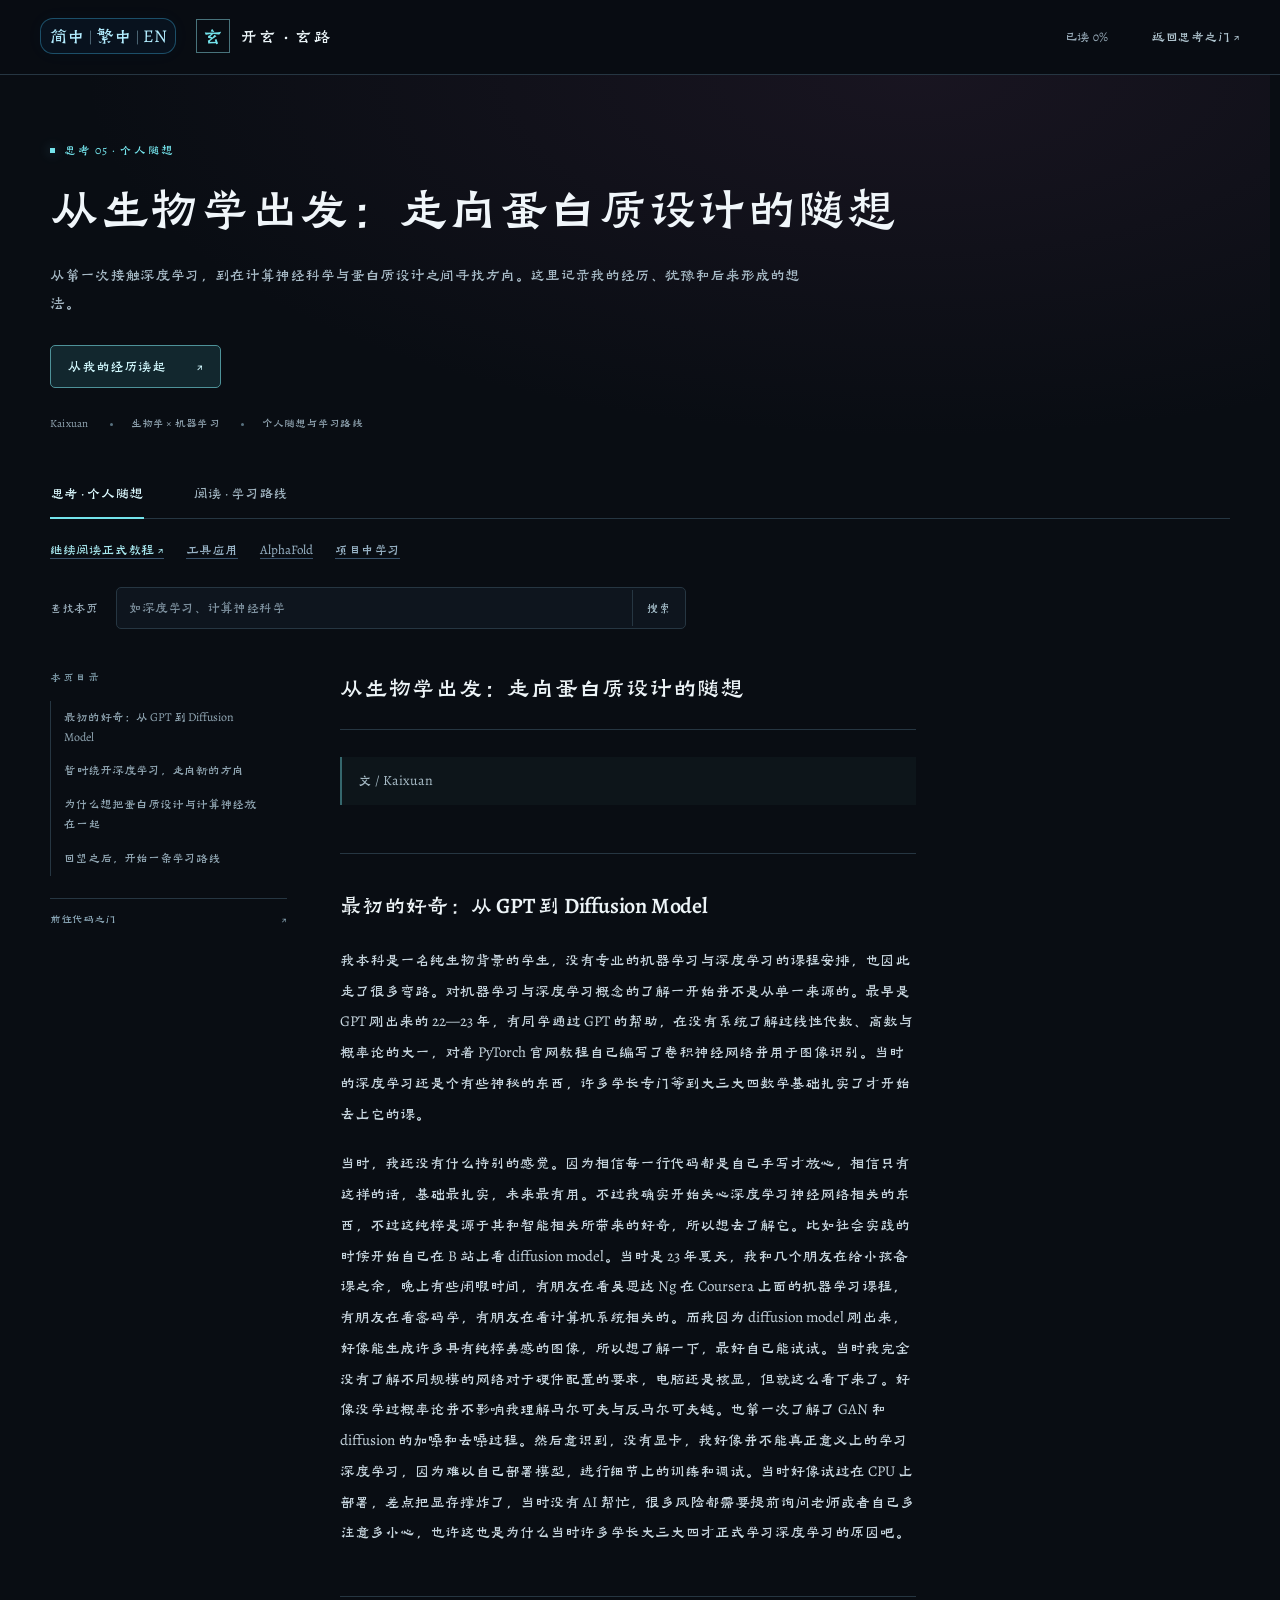
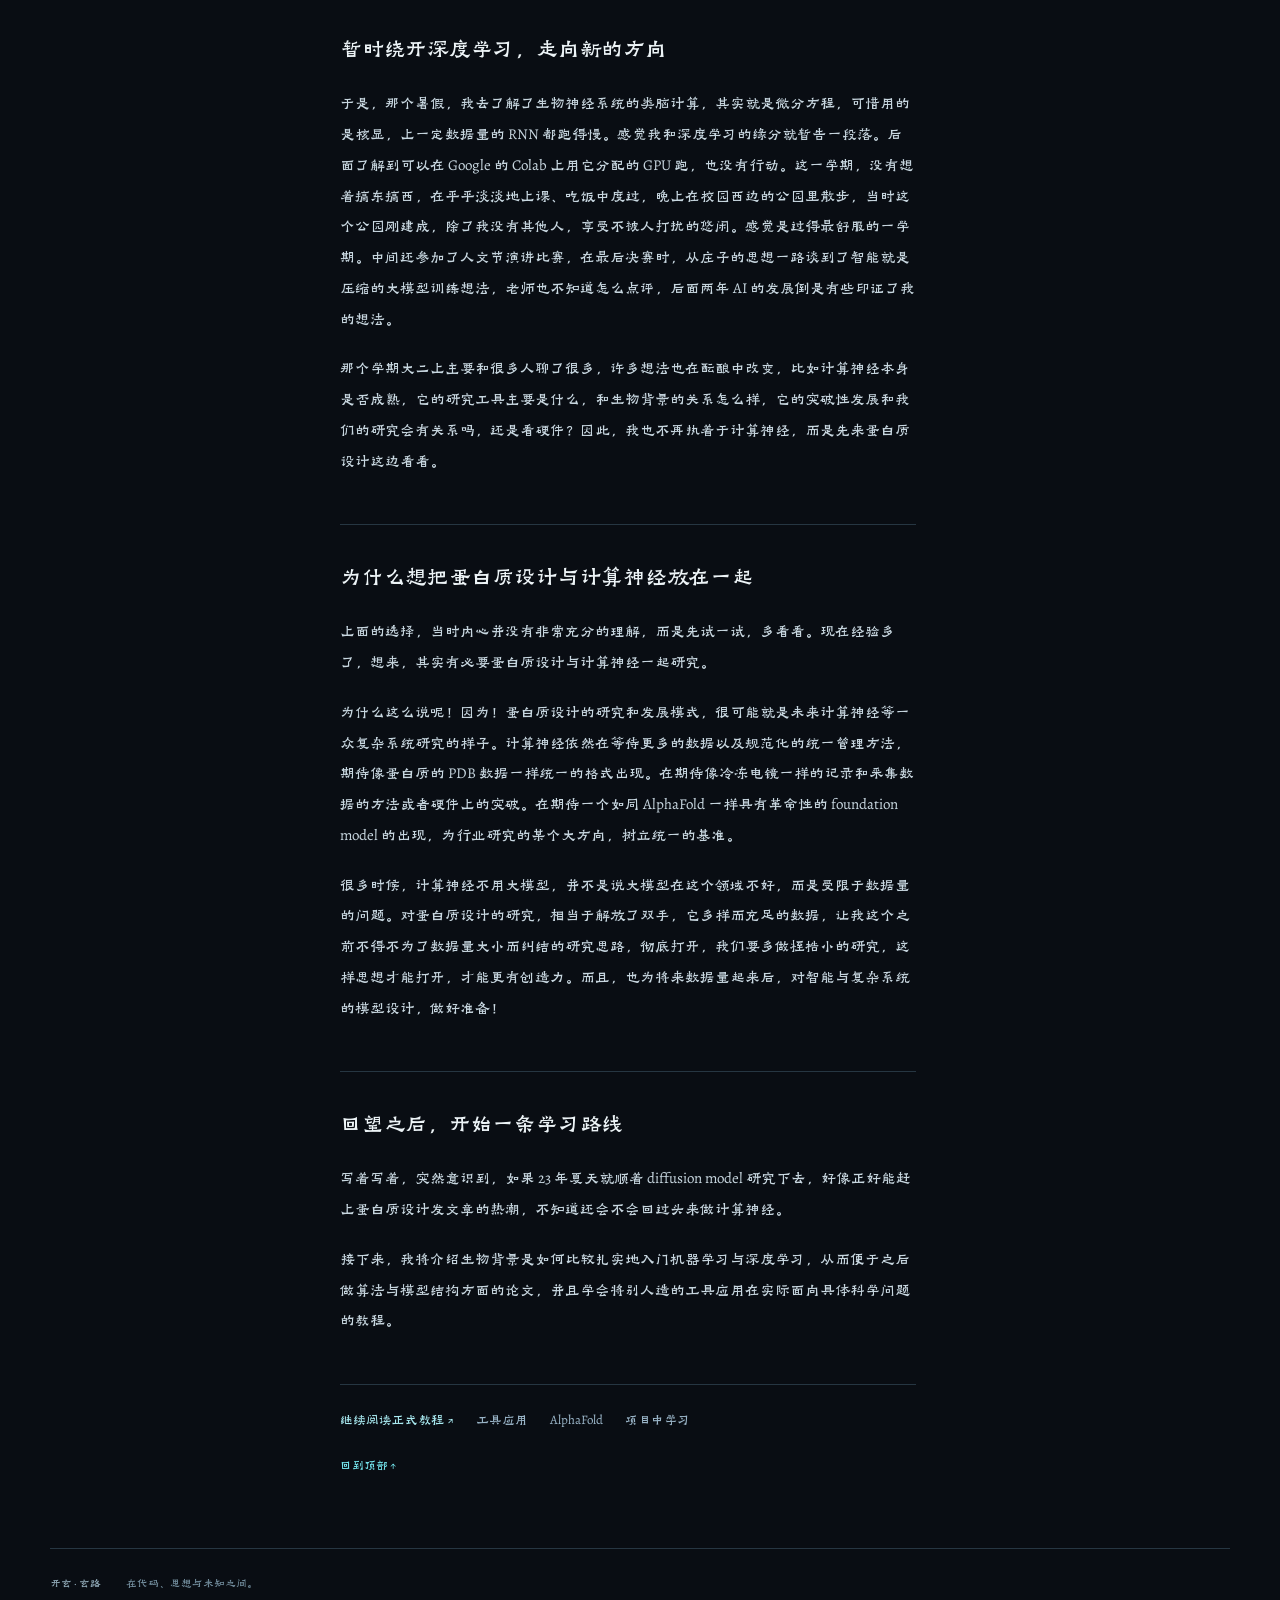
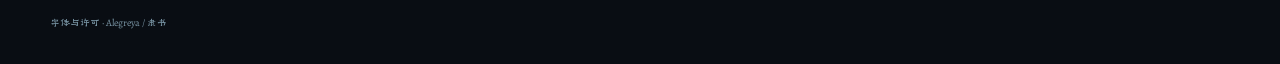
<file: protein-reflections.html>
<!DOCTYPE html>

<html lang="zh-Hans"><head><meta charset="utf-8"/><meta content="width=device-width, initial-scale=1" name="viewport"/>
<meta content="#090d13" name="theme-color"/><meta content="Kaixuan" name="author"/>
<title>从生物学出发：走向蛋白质设计的随想 · 开玄 · 玄路</title><meta content="从第一次接触深度学习，到在计算神经科学与蛋白质设计之间寻找方向。这里记录我的经历、犹豫和后来形成的想法。" name="description"/>
<link href="./favicon.svg" rel="icon" type="image/svg+xml"/><link href="./assets/site-fonts-v7.css" rel="stylesheet"/>
<link href="./protein-reader-v1.css" rel="stylesheet"/><link href="./language-labels-v11.css" rel="stylesheet"/><script defer="" src="./protein-reader-v1.js"></script></head>
<body class="protein-page protein-reflections" data-page-title-en="From Biology to Protein Design: Personal Reflections" data-page-title-tw="從生物學出發：走向蛋白質設計的隨想" data-page-title-zh="从生物学出发：走向蛋白质设计的随想">
<a class="skip-link" href="#reader"><span data-en="Skip to article" data-tw="跳到正文" data-zh="跳到正文">跳到正文</span></a>
<header class="site-header"><div class="header-inner"><div class="header-brand"><div class="language-picker">
<button aria-controls="language-options" aria-expanded="false" aria-label="选择语言" class="language-toggle" id="language-toggle" title="选择语言" type="button"><span class="language-label" lang="zh-Hans">简中</span><span aria-hidden="true" class="language-toggle-divider">|</span><span class="language-label" lang="zh-Hant">繁中</span><span aria-hidden="true" class="language-toggle-divider">|</span><span class="language-label" lang="en">EN</span></button>
<div aria-label="选择语言" class="language-options" hidden="" id="language-options" role="group"><button aria-pressed="true" data-language-choice="zh" lang="zh-Hans" type="button">简体中文</button><button aria-pressed="false" data-language-choice="zh-Hant" lang="zh-Hant" type="button">繁體中文</button><button aria-pressed="false" data-language-choice="en" lang="en" type="button">English</button></div>
</div><a aria-label="开玄 · 玄路，返回首页" class="wordmark" data-aria-en="KaiXuan · XuanRoad, home" data-aria-tw="開玄 · 玄路，返回首頁" data-aria-zh="开玄 · 玄路，返回首页" href="./"><span aria-hidden="true" class="brand-mark">玄</span><span data-en="KaiXuan · XuanRoad" data-tw="開玄 · 玄路" data-zh="开玄 · 玄路">开玄 · 玄路</span></a></div>
<div class="header-actions"><span class="reading-label" id="reading-label">已读 0%</span><a href="./?door=thought"><span data-en="Back to Thought" data-tw="返回思考之門" data-zh="返回思考之门">返回思考之门</span> ↗</a></div></div>
<div aria-hidden="true" class="reading-track"><div id="reading-progress"></div></div></header>
<main id="main"><div class="hero"><p class="eyebrow"><span aria-hidden="true"></span><span data-en="Thought 05 · Personal reflections" data-tw="思考 05 · 個人隨想" data-zh="思考 05 · 个人随想">思考 05 · 个人随想</span></p>
<p class="display-title" data-en="From Biology to Protein Design: Personal Reflections" data-tw="從生物學出發：走向蛋白質設計的隨想" data-zh="从生物学出发：走向蛋白质设计的随想">从生物学出发：走向蛋白质设计的随想</p><p class="hero-lead" data-en="From my first encounters with deep learning to finding a direction between computational neuroscience and protein design: experiences, doubts, and ideas that took shape along the way." data-tw="從第一次接觸深度學習，到在計算神經科學與蛋白質設計之間尋找方向。這裡記錄我的經歷、猶豫和後來形成的想法。" data-zh="从第一次接触深度学习，到在计算神经科学与蛋白质设计之间寻找方向。这里记录我的经历、犹豫和后来形成的想法。">从第一次接触深度学习，到在计算神经科学与蛋白质设计之间寻找方向。这里记录我的经历、犹豫和后来形成的想法。</p>
<div class="hero-actions"><a class="primary-link" href="#early-learning"><span data-en="Begin with my story" data-tw="從我的經歷讀起" data-zh="从我的经历读起">从我的经历读起</span> ↗</a></div>
<div class="hero-meta"><span>Kaixuan</span><span data-en="Biology × Machine learning" data-tw="生物學 × 機器學習" data-zh="生物学 × 机器学习">生物学 × 机器学习</span><span data-en="Personal reflections &amp; a learning route" data-tw="個人隨想與學習路線" data-zh="个人随想与学习路线">个人随想与学习路线</span></div></div>
<div class="reader-shell"><nav aria-label="蛋白质设计文章" class="view-tabs" data-aria-en="Protein design articles" data-aria-tw="蛋白質設計文章" data-aria-zh="蛋白质设计文章"><a aria-current="page" href="./protein-reflections.html"><span data-en="Thought · Reflections" data-tw="思考 · 個人隨想" data-zh="思考 · 个人随想">思考 · 个人随想</span></a><a href="./protein-learning.html"><span data-en="Reading · Learning route" data-tw="閱讀 · 學習路線" data-zh="阅读 · 学习路线">阅读 · 学习路线</span></a></nav>
<div class="companion-links">
<a href="./protein-learning.html"><span data-en="Continue to the learning route" data-tw="繼續閱讀正式教程" data-zh="继续阅读正式教程">继续阅读正式教程</span> <span aria-hidden="true">↗</span></a>
<a href="./protein-learning.html#tools"><span data-en="Tool applications" data-tw="工具應用" data-zh="工具应用">工具应用</span></a>
<a href="./protein-learning.html#alphafold">AlphaFold</a>
<a href="./protein-learning.html#projects"><span data-en="Learning through projects" data-tw="項目中學習" data-zh="项目中学习">项目中学习</span></a>
</div>
<section aria-label="搜索本页内容" class="search-panel" data-aria-en="Search this page" data-aria-tw="搜索本頁內容" data-aria-zh="搜索本页内容"><form id="search-form" role="search"><label for="section-search"><span data-en="Search this page" data-tw="查找本頁" data-zh="查找本页">查找本页</span></label>
<div class="search-input-wrap"><input aria-controls="search-results" aria-describedby="search-status" autocomplete="off" data-placeholder-en="Try deep learning or neuroscience" data-placeholder-tw="如深度學習、計算神經科學" data-placeholder-zh="如深度学习、计算神经科学" id="section-search" placeholder="如深度学习、计算神经科学" type="search"/><button hidden="" id="clear-search" type="reset"><span data-en="Clear" data-tw="清除" data-zh="清除">清除</span></button><button class="search-submit" type="submit"><span data-en="Search" data-tw="搜索" data-zh="搜索">搜索</span></button></div></form>
<p aria-live="polite" class="search-status" id="search-status" role="status"></p><ol class="search-results" hidden="" id="search-results"></ol></section>
<div class="reading-layout"><aside class="toc-sidebar"><details class="toc-panel" id="toc-panel" open=""><summary><span data-en="On this page" data-tw="本頁目錄" data-zh="本页目录">本页目录</span> ⌄</summary>
<nav aria-label="本页目录" class="toc-nav" data-aria-en="On this page" data-aria-tw="本頁目錄" data-aria-zh="本页目录"><p class="toc-heading" data-en="On this page" data-tw="本頁目錄" data-zh="本页目录">本页目录</p><ol><li class="toc-level-2"><a data-toc="" href="#early-learning"><span data-en="My Initial Curiosity: From GPT to Diffusion Models" data-tw="最初的好奇：從 GPT 到 Diffusion Model" data-zh="最初的好奇：从 GPT 到 Diffusion Model">最初的好奇：从 GPT 到 Diffusion Model</span></a></li><li class="toc-level-2"><a data-toc="" href="#detour"><span data-en="Putting Deep Learning Aside for a While" data-tw="暫時繞開深度學習，走向新的方向" data-zh="暂时绕开深度学习，走向新的方向">暂时绕开深度学习，走向新的方向</span></a></li><li class="toc-level-2"><a data-toc="" href="#research-directions"><span data-en="Why I Want to Study Protein Design and Computational Neuroscience Together" data-tw="為什麼想把蛋白質設計與計算神經放在一起" data-zh="为什么想把蛋白质设计与计算神经放在一起">为什么想把蛋白质设计与计算神经放在一起</span></a></li><li class="toc-level-2"><a data-toc="" href="#looking-back"><span data-en="Looking Back and Sharing a Learning Path" data-tw="回望之後，開始一條學習路線" data-zh="回望之后，开始一条学习路线">回望之后，开始一条学习路线</span></a></li></ol></nav></details>
<div class="source-links"><a href="./?door=code"><span data-en="Open the Code door" data-tw="前往代碼之門" data-zh="前往代码之门">前往代码之门</span> ↗</a></div></aside>
<article class="reader" id="reader" lang="zh-Hans" tabindex="-1"><section aria-labelledby="article-title" class="reader-section"><h1 id="article-title" tabindex="-1"><span data-en="From Biology to Protein Design: Personal Reflections" data-tw="從生物學出發：走向蛋白質設計的隨想" data-zh="从生物学出发：走向蛋白质设计的随想">从生物学出发：走向蛋白质设计的随想</span></h1><p class="authorship-note"><span data-en="Written by Kaixuan" data-tw="文 / Kaixuan" data-zh="文 / Kaixuan">文 / Kaixuan</span></p>
</section><section aria-labelledby="early-learning" class="reader-section"><h2 id="early-learning" tabindex="-1"><span data-en="My Initial Curiosity: From GPT to Diffusion Models" data-tw="最初的好奇：從 GPT 到 Diffusion Model" data-zh="最初的好奇：从 GPT 到 Diffusion Model">最初的好奇：从 GPT 到 Diffusion Model</span></h2>
<p><span data-en="I came to this as an undergraduate with a background entirely in biology. My curriculum included no dedicated courses in machine learning or deep learning, so I took quite a few detours. I picked up my first ideas about these subjects from several different sources. My earliest exposure came around 2022–2023, in the early days of ChatGPT. With GPT's help and the tutorials on the official PyTorch website, a classmate built a convolutional neural network for image recognition as a first-year student, before having systematically studied linear algebra, calculus, or probability theory. Deep learning still seemed rather mysterious at the time. Many students in the years above me deliberately waited until their third or fourth year, once they had a solid grounding in mathematics, before taking courses in it." data-tw="我本科是一名純生物背景的學生，沒有專業的機器學習與深度學習的課程安排，也因此走了很多彎路。對機器學習與深度學習概念的瞭解一開始並不是從單一來源的。最早是 GPT 剛出來的 22—23 年，有同學通過 GPT 的幫助，在沒有系統瞭解過線性代數、高數與概率論的大一，對著 PyTorch 官網教程自己編寫了卷積神經網絡並用於圖像識別。當時的深度學習還是個有些神秘的東西，許多學長專門等到大三大四數學基礎紮實了才開始去上它的課。" data-zh="我本科是一名纯生物背景的学生，没有专业的机器学习与深度学习的课程安排，也因此走了很多弯路。对机器学习与深度学习概念的了解一开始并不是从单一来源的。最早是 GPT 刚出来的 22—23 年，有同学通过 GPT 的帮助，在没有系统了解过线性代数、高数与概率论的大一，对着 PyTorch 官网教程自己编写了卷积神经网络并用于图像识别。当时的深度学习还是个有些神秘的东西，许多学长专门等到大三大四数学基础扎实了才开始去上它的课。">我本科是一名纯生物背景的学生，没有专业的机器学习与深度学习的课程安排，也因此走了很多弯路。对机器学习与深度学习概念的了解一开始并不是从单一来源的。最早是 GPT 刚出来的 22—23 年，有同学通过 GPT 的帮助，在没有系统了解过线性代数、高数与概率论的大一，对着 PyTorch 官网教程自己编写了卷积神经网络并用于图像识别。当时的深度学习还是个有些神秘的东西，许多学长专门等到大三大四数学基础扎实了才开始去上它的课。</span></p>
<p><span data-en="At first, this did not make much of an impression on me. I believed I would only feel confident in my code if I wrote every line myself: surely that was the way to build the strongest foundations and gain skills that would serve me best in the future. Still, I began taking an interest in deep learning and neural networks, simply because I was curious about their connection to intelligence. During a community-service teaching program, for instance, I started watching videos about diffusion models on Bilibili. It was the summer of 2023. After preparing lessons for children, a few friends and I had some free time in the evenings. One was taking Andrew Ng's machine learning course on Coursera, another was studying cryptography, and another was learning about computer systems. Diffusion models were new to me then, and the sheer beauty of the images they could generate made me want to understand them—and, ideally, try them out myself. I had no idea how hardware requirements varied with network size. My computer only had an integrated GPU (iGPU), but I kept watching anyway. Even without having studied probability theory, I felt I could follow the ideas of Markov chains and reversible Markov chains. This was also my first introduction to GANs and to the processes of adding and removing noise in diffusion models. I then realized how difficult it would be to get hands-on experience with deep learning on my own computer without a dedicated GPU: running models locally and experimenting with training and debugging were hard. I remember trying to run a model on the CPU and nearly running out of memory. I was not using AI assistance myself at that point, so I had to ask teachers about potential problems in advance or work them out cautiously on my own. Perhaps this was another reason so many students waited until their third or fourth year to study deep learning formally." data-tw="當時，我還沒有什麼特別的感覺。因為相信每一行代碼都是自己手寫才放心，相信只有這樣的話，基礎最紮實，未來最有用。不過我確實開始關心深度學習神經網絡相關的東西，不過這純粹是源於其和智能相關所帶來的好奇，所以想去了解它。比如社會實踐的時候開始自己在 B 站上看 diffusion model。當時是 23 年夏天，我和幾個朋友在給小孩備課之餘，晚上有些閒暇時間，有朋友在看吳恩達 Ng 在 Coursera 上面的機器學習課程，有朋友在看密碼學，有朋友在看計算機系統相關的。而我因為 diffusion model 剛出來，好像能生成許多具有純粹美感的圖像，所以想了解一下，最好自己能試試。當時我完全沒有了解不同規模的網絡對於硬件配置的要求，電腦還是核顯，但就這麼看下來了。好像沒學過概率論並不影響我理解馬爾可夫與反馬爾可夫鏈。也第一次瞭解了 GAN 和 diffusion 的加噪和去噪過程。然後意識到，沒有顯卡，我好像並不能真正意義上的學習深度學習，因為難以自己部署模型，進行細節上的訓練和調試。當時好像試過在 CPU 上部署，差點把顯存撐炸了，當時沒有 AI 幫忙，很多風險都需要提前詢問老師或者自己多注意多小心，也許這也是為什麼當時許多學長大三大四才正式學習深度學習的原因吧。" data-zh="当时，我还没有什么特别的感觉。因为相信每一行代码都是自己手写才放心，相信只有这样的话，基础最扎实，未来最有用。不过我确实开始关心深度学习神经网络相关的东西，不过这纯粹是源于其和智能相关所带来的好奇，所以想去了解它。比如社会实践的时候开始自己在 B 站上看 diffusion model。当时是 23 年夏天，我和几个朋友在给小孩备课之余，晚上有些闲暇时间，有朋友在看吴恩达 Ng 在 Coursera 上面的机器学习课程，有朋友在看密码学，有朋友在看计算机系统相关的。而我因为 diffusion model 刚出来，好像能生成许多具有纯粹美感的图像，所以想了解一下，最好自己能试试。当时我完全没有了解不同规模的网络对于硬件配置的要求，电脑还是核显，但就这么看下来了。好像没学过概率论并不影响我理解马尔可夫与反马尔可夫链。也第一次了解了 GAN 和 diffusion 的加噪和去噪过程。然后意识到，没有显卡，我好像并不能真正意义上的学习深度学习，因为难以自己部署模型，进行细节上的训练和调试。当时好像试过在 CPU 上部署，差点把显存撑炸了，当时没有 AI 帮忙，很多风险都需要提前询问老师或者自己多注意多小心，也许这也是为什么当时许多学长大三大四才正式学习深度学习的原因吧。">当时，我还没有什么特别的感觉。因为相信每一行代码都是自己手写才放心，相信只有这样的话，基础最扎实，未来最有用。不过我确实开始关心深度学习神经网络相关的东西，不过这纯粹是源于其和智能相关所带来的好奇，所以想去了解它。比如社会实践的时候开始自己在 B 站上看 diffusion model。当时是 23 年夏天，我和几个朋友在给小孩备课之余，晚上有些闲暇时间，有朋友在看吴恩达 Ng 在 Coursera 上面的机器学习课程，有朋友在看密码学，有朋友在看计算机系统相关的。而我因为 diffusion model 刚出来，好像能生成许多具有纯粹美感的图像，所以想了解一下，最好自己能试试。当时我完全没有了解不同规模的网络对于硬件配置的要求，电脑还是核显，但就这么看下来了。好像没学过概率论并不影响我理解马尔可夫与反马尔可夫链。也第一次了解了 GAN 和 diffusion 的加噪和去噪过程。然后意识到，没有显卡，我好像并不能真正意义上的学习深度学习，因为难以自己部署模型，进行细节上的训练和调试。当时好像试过在 CPU 上部署，差点把显存撑炸了，当时没有 AI 帮忙，很多风险都需要提前询问老师或者自己多注意多小心，也许这也是为什么当时许多学长大三大四才正式学习深度学习的原因吧。</span></p>
</section><section aria-labelledby="detour" class="reader-section"><h2 id="detour" tabindex="-1"><span data-en="Putting Deep Learning Aside for a While" data-tw="暫時繞開深度學習，走向新的方向" data-zh="暂时绕开深度学习，走向新的方向">暂时绕开深度学习，走向新的方向</span></h2>
<p><span data-en="That summer, I turned to neural computation inspired by biological nervous systems. The models I was looking at were essentially systems of differential equations. Unfortunately, with only an integrated GPU, even RNNs ran slowly once I used larger amounts of data. It felt as though my time with deep learning had come to a temporary end. I later learned that Google Colab could give me access to a GPU, but I still did not follow up on it. That semester, I stopped trying to explore so many different things and settled into a quiet routine of classes and meals. In the evenings, I walked in the park on the west side of campus. It had just been built, and I would have the place to myself. I enjoyed the peace of being left undisturbed. Looking back, it was probably my most relaxed semester. I also entered a speech competition at the humanities festival. In the final, my talk ranged from Zhuangzi's philosophy to the idea that intelligence is compression and its connection to training large models. The teachers seemed unsure what to make of it, although developments in AI over the next two years seemed to support some of what I had been thinking." data-tw="於是，那個暑假，我去了解了生物神經系統的類腦計算，其實就是微分方程，可惜用的是核顯，上一定數據量的 RNN 都跑得慢。感覺我和深度學習的緣分就暫告一段落。後面瞭解到可以在 Google 的 Colab 上用它分配的 GPU 跑，也沒有行動。這一學期，沒有想著搞東搞西，在平平淡淡地上課、吃飯中度過，晚上在校園西邊的公園裡散步，當時這個公園剛建成，除了我沒有其他人，享受不被人打擾的悠閒。感覺是過得最舒服的一學期。中間還參加了人文節演講比賽，在最後決賽時，從莊子的思想一路談到了智能就是壓縮的大模型訓練想法，老師也不知道怎麼點評，後面兩年 AI 的發展倒是有些印證了我的想法。" data-zh="于是，那个暑假，我去了解了生物神经系统的类脑计算，其实就是微分方程，可惜用的是核显，上一定数据量的 RNN 都跑得慢。感觉我和深度学习的缘分就暂告一段落。后面了解到可以在 Google 的 Colab 上用它分配的 GPU 跑，也没有行动。这一学期，没有想着搞东搞西，在平平淡淡地上课、吃饭中度过，晚上在校园西边的公园里散步，当时这个公园刚建成，除了我没有其他人，享受不被人打扰的悠闲。感觉是过得最舒服的一学期。中间还参加了人文节演讲比赛，在最后决赛时，从庄子的思想一路谈到了智能就是压缩的大模型训练想法，老师也不知道怎么点评，后面两年 AI 的发展倒是有些印证了我的想法。">于是，那个暑假，我去了解了生物神经系统的类脑计算，其实就是微分方程，可惜用的是核显，上一定数据量的 RNN 都跑得慢。感觉我和深度学习的缘分就暂告一段落。后面了解到可以在 Google 的 Colab 上用它分配的 GPU 跑，也没有行动。这一学期，没有想着搞东搞西，在平平淡淡地上课、吃饭中度过，晚上在校园西边的公园里散步，当时这个公园刚建成，除了我没有其他人，享受不被人打扰的悠闲。感觉是过得最舒服的一学期。中间还参加了人文节演讲比赛，在最后决赛时，从庄子的思想一路谈到了智能就是压缩的大模型训练想法，老师也不知道怎么点评，后面两年 AI 的发展倒是有些印证了我的想法。</span></p>
<p><span data-en="It was the first semester of my second year. I spent a lot of time talking with different people, and my ideas shifted as they took shape. I wondered how mature computational neuroscience was, what tools it relied on, and how a biology background would fit into it. Would the breakthroughs come from the kind of research we could do, or would they depend on advances in hardware? I became less set on pursuing computational neuroscience and decided to explore protein design first." data-tw="那個學期大二上主要和很多人聊了很多，許多想法也在醞釀中改變，比如計算神經本身是否成熟，它的研究工具主要是什麼，和生物背景的關係怎麼樣，它的突破性發展和我們的研究會有關係嗎，還是看硬件？因此，我也不再執著於計算神經，而是先來蛋白質設計這邊看看。" data-zh="那个学期大二上主要和很多人聊了很多，许多想法也在酝酿中改变，比如计算神经本身是否成熟，它的研究工具主要是什么，和生物背景的关系怎么样，它的突破性发展和我们的研究会有关系吗，还是看硬件？因此，我也不再执着于计算神经，而是先来蛋白质设计这边看看。">那个学期大二上主要和很多人聊了很多，许多想法也在酝酿中改变，比如计算神经本身是否成熟，它的研究工具主要是什么，和生物背景的关系怎么样，它的突破性发展和我们的研究会有关系吗，还是看硬件？因此，我也不再执着于计算神经，而是先来蛋白质设计这边看看。</span></p>
</section><section aria-labelledby="research-directions" class="reader-section"><h2 id="research-directions" tabindex="-1"><span data-en="Why I Want to Study Protein Design and Computational Neuroscience Together" data-tw="為什麼想把蛋白質設計與計算神經放在一起" data-zh="为什么想把蛋白质设计与计算神经放在一起">为什么想把蛋白质设计与计算神经放在一起</span></h2>
<p><span data-en="I did not have a fully worked-out rationale for that choice at the time. I wanted to try things and see more of what was out there. With more experience, I now think there is a need to study protein design and computational neuroscience together." data-tw="上面的選擇，當時內心並沒有非常充分的理解，而是先試一試，多看看。現在經驗多了，想來，其實有必要蛋白質設計與計算神經一起研究。" data-zh="上面的选择，当时内心并没有非常充分的理解，而是先试一试，多看看。现在经验多了，想来，其实有必要蛋白质设计与计算神经一起研究。">上面的选择，当时内心并没有非常充分的理解，而是先试一试，多看看。现在经验多了，想来，其实有必要蛋白质设计与计算神经一起研究。</span></p>
<p><span data-en="And this is what excites me: the way research in protein design is developing may well foreshadow how research in computational neuroscience and other complex systems will develop. Computational neuroscience still needs more data and more consistent ways to organize and manage it, with shared formats comparable to those used by the Protein Data Bank (PDB). It also needs breakthroughs in data recording and acquisition—whether in methods or hardware—comparable in impact to cryo-electron microscopy. And I hope to see a foundation model as transformative as AlphaFold, one that can establish a common benchmark for a major area of research in the field." data-tw="為什麼這麼說呢！因為！蛋白質設計的研究和發展模式，很可能就是未來計算神經等一眾複雜系統研究的樣子。計算神經依然在等待更多的數據以及規範化的統一管理方法，期待像蛋白質的 PDB 數據一樣統一的格式出現。在期待像冷凍電鏡一樣的記錄和採集數據的方法或者硬件上的突破。在期待一個如同 AlphaFold 一樣具有革命性的 foundation model 的出現，為行業研究的某個大方向，樹立統一的基準。" data-zh="为什么这么说呢！因为！蛋白质设计的研究和发展模式，很可能就是未来计算神经等一众复杂系统研究的样子。计算神经依然在等待更多的数据以及规范化的统一管理方法，期待像蛋白质的 PDB 数据一样统一的格式出现。在期待像冷冻电镜一样的记录和采集数据的方法或者硬件上的突破。在期待一个如同 AlphaFold 一样具有革命性的 foundation model 的出现，为行业研究的某个大方向，树立统一的基准。">为什么这么说呢！因为！蛋白质设计的研究和发展模式，很可能就是未来计算神经等一众复杂系统研究的样子。计算神经依然在等待更多的数据以及规范化的统一管理方法，期待像蛋白质的 PDB 数据一样统一的格式出现。在期待像冷冻电镜一样的记录和采集数据的方法或者硬件上的突破。在期待一个如同 AlphaFold 一样具有革命性的 foundation model 的出现，为行业研究的某个大方向，树立统一的基准。</span></p>
<p><span data-en="In many cases, what limits the use of large models in computational neuroscience is the amount of available data, rather than a lack of potential for those models. Working on protein design has given me more room to explore. Its diverse and abundant data have opened up my thinking after so much time spent worrying about dataset size. I think we should seek out research questions with fewer practical constraints, giving ourselves more room to think creatively. That experience can also prepare us to design models of intelligence and complex systems as more data become available in the future." data-tw="很多時候，計算神經不用大模型，並不是說大模型在這個領域不好，而是受限於數據量的問題。對蛋白質設計的研究，相當於解放了雙手，它多樣而充足的數據，讓我這個之前不得不為了數據量大小而糾結的研究思路，徹底打開，我們要多做桎梏小的研究，這樣思想才能打開，才能更有創造力。而且，也為將來數據量起來後，對智能與複雜系統的模型設計，做好準備！" data-zh="很多时候，计算神经不用大模型，并不是说大模型在这个领域不好，而是受限于数据量的问题。对蛋白质设计的研究，相当于解放了双手，它多样而充足的数据，让我这个之前不得不为了数据量大小而纠结的研究思路，彻底打开，我们要多做桎梏小的研究，这样思想才能打开，才能更有创造力。而且，也为将来数据量起来后，对智能与复杂系统的模型设计，做好准备！">很多时候，计算神经不用大模型，并不是说大模型在这个领域不好，而是受限于数据量的问题。对蛋白质设计的研究，相当于解放了双手，它多样而充足的数据，让我这个之前不得不为了数据量大小而纠结的研究思路，彻底打开，我们要多做桎梏小的研究，这样思想才能打开，才能更有创造力。而且，也为将来数据量起来后，对智能与复杂系统的模型设计，做好准备！</span></p>
</section><section aria-labelledby="looking-back" class="reader-section"><h2 id="looking-back" tabindex="-1"><span data-en="Looking Back and Sharing a Learning Path" data-tw="回望之後，開始一條學習路線" data-zh="回望之后，开始一条学习路线">回望之后，开始一条学习路线</span></h2>
<p><span data-en="As I write, it strikes me that if I had kept working on diffusion models in the summer of 2023, I might have caught the wave of research and publications in protein design. I wonder whether I would then have found my way back to computational neuroscience." data-tw="寫著寫著，突然意識到，如果 23 年夏天就順著 diffusion model 研究下去，好像正好能趕上蛋白質設計發文章的熱潮，不知道還會不會回過頭來做計算神經。" data-zh="写着写着，突然意识到，如果 23 年夏天就顺着 diffusion model 研究下去，好像正好能赶上蛋白质设计发文章的热潮，不知道还会不会回过头来做计算神经。">写着写着，突然意识到，如果 23 年夏天就顺着 diffusion model 研究下去，好像正好能赶上蛋白质设计发文章的热潮，不知道还会不会回过头来做计算神经。</span></p>
<p><span data-en="In the tutorial that follows, I share a route into machine learning and deep learning for people with a biology background. The aim is to build a solid foundation for writing research papers on algorithms and model architectures, while also learning to apply existing tools to specific scientific questions." data-tw="接下來，我將介紹生物背景是如何比較紮實地入門機器學習與深度學習，從而便於之後做算法與模型結構方面的論文，並且學會將別人造的工具應用在實際面向具體科學問題的教程。" data-zh="接下来，我将介绍生物背景是如何比较扎实地入门机器学习与深度学习，从而便于之后做算法与模型结构方面的论文，并且学会将别人造的工具应用在实际面向具体科学问题的教程。">接下来，我将介绍生物背景是如何比较扎实地入门机器学习与深度学习，从而便于之后做算法与模型结构方面的论文，并且学会将别人造的工具应用在实际面向具体科学问题的教程。</span></p>
</section>
<div class="article-end" data-interface-language=""><div class="companion-links">
<a href="./protein-learning.html"><span data-en="Continue to the learning route" data-tw="繼續閱讀正式教程" data-zh="继续阅读正式教程">继续阅读正式教程</span> <span aria-hidden="true">↗</span></a>
<a href="./protein-learning.html#tools"><span data-en="Tool applications" data-tw="工具應用" data-zh="工具应用">工具应用</span></a>
<a href="./protein-learning.html#alphafold">AlphaFold</a>
<a href="./protein-learning.html#projects"><span data-en="Learning through projects" data-tw="項目中學習" data-zh="项目中学习">项目中学习</span></a>
</div><a href="#main"><span data-en="Back to top" data-tw="回到頂部" data-zh="回到顶部">回到顶部</span> ↑</a></div></article></div></div></main>
<footer class="site-footer"><a href="./"><span data-en="KaiXuan · XuanRoad" data-tw="開玄 · 玄路" data-zh="开玄 · 玄路">开玄 · 玄路</span></a><span data-en="Between code, thought, and the unknown." data-tw="在代碼、思想與未知之間。" data-zh="在代码、思想与未知之间。">在代码、思想与未知之间。</span><a class="font-credit" href="./assets/FONT-SOURCES-v7.md"><span data-en="Type &amp; licenses · Alegreya / Lishu" data-tw="字體與許可 · Alegreya / 隸書" data-zh="字体与许可 · Alegreya / 隶书">字体与许可 · Alegreya / 隶书</span></a></footer></body></html>
</file>
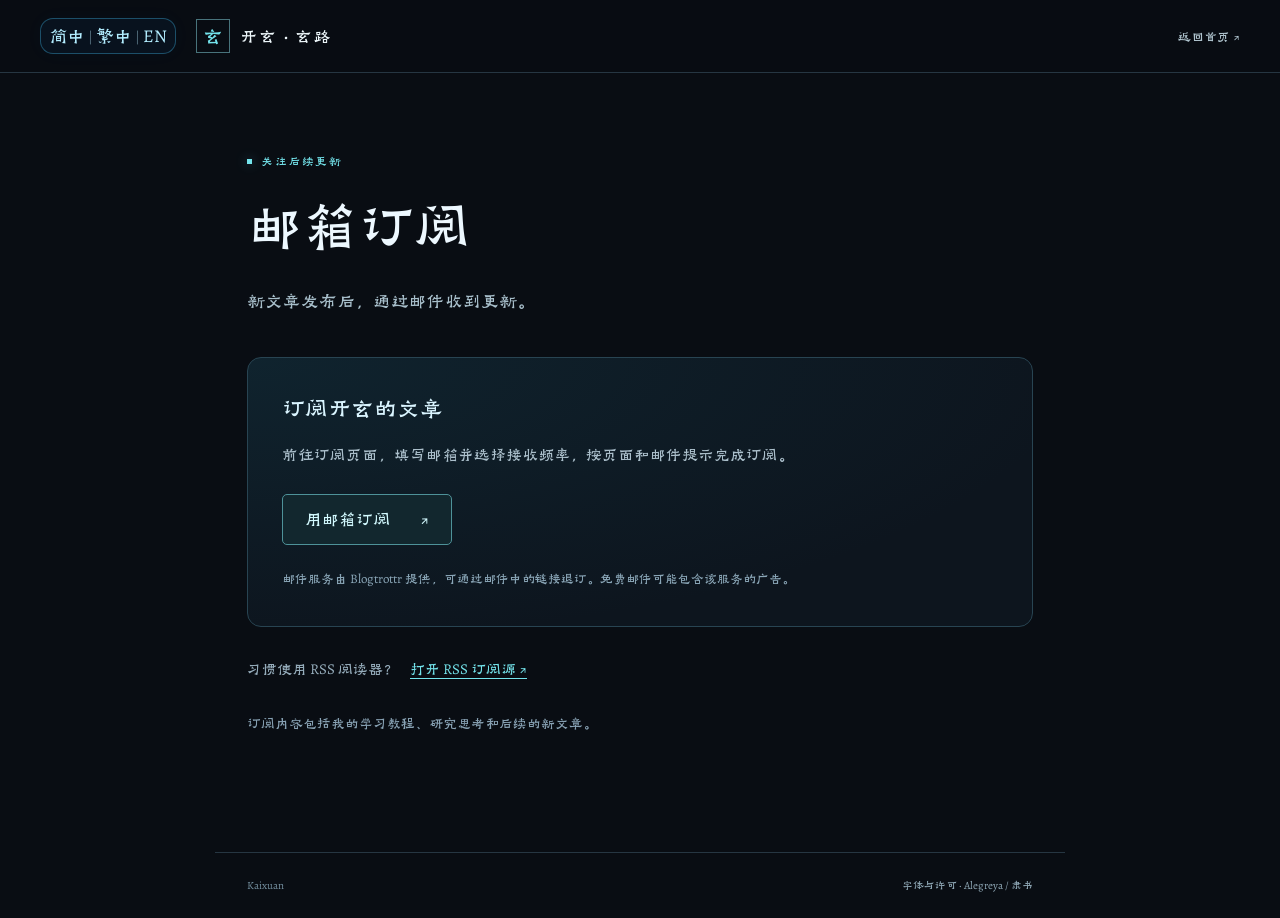
<file: subscribe.html>
<!doctype html>
<html lang="zh-Hans"><head><meta charset="utf-8"><meta name="viewport" content="width=device-width, initial-scale=1">
<meta name="theme-color" content="#090d13"><title>邮箱订阅 · 开玄 · 玄路</title><meta name="description" content="新文章发布后，通过邮件收到更新。">
<link rel="icon" href="./favicon.svg" type="image/svg+xml"><link rel="stylesheet" href="./assets/site-fonts-v7.css">
<link rel="stylesheet" href="./subscribe-v1.css"><link rel="stylesheet" href="./language-labels-v11.css">
<link rel="alternate" type="application/rss+xml" title="开玄 · 简体中文" hreflang="zh-Hans" href="./feed.xml">
<link rel="alternate" type="application/rss+xml" title="開玄 · 繁體中文" hreflang="zh-Hant" href="./feed.zh-Hant.xml">
<link rel="alternate" type="application/rss+xml" title="KaiXuan · English" hreflang="en" href="./feed.en.xml">
<script src="./subscribe-v1.js" defer></script></head>
<body class="subscription-page"><header class="site-header"><div class="header-inner"><div class="header-brand"><div class="language-picker">
<button aria-controls="language-options" aria-expanded="false" aria-label="选择语言" class="language-toggle" id="language-toggle" title="选择语言" type="button"><span class="language-label" lang="zh-Hans">简中</span><span aria-hidden="true" class="language-toggle-divider">|</span><span class="language-label" lang="zh-Hant">繁中</span><span aria-hidden="true" class="language-toggle-divider">|</span><span class="language-label" lang="en">EN</span></button>
<div aria-label="选择语言" class="language-options" hidden="" id="language-options" role="group"><button aria-pressed="true" data-language-choice="zh" lang="zh-Hans" type="button">简体中文</button><button aria-pressed="false" data-language-choice="zh-Hant" lang="zh-Hant" type="button">繁體中文</button><button aria-pressed="false" data-language-choice="en" lang="en" type="button">English</button></div>
</div>
<a class="wordmark" href="./" data-home-link><span class="brand-mark" aria-hidden="true">玄</span><span data-zh="开玄 · 玄路" data-tw="開玄 · 玄路" data-en="KaiXuan · XuanRoad" >开玄 · 玄路</span></a></div>
<div class="header-actions"><a href="./" data-home-link><span data-zh="返回首页" data-tw="返回首頁" data-en="Home" >返回首页</span> ↗</a></div></div></header>
<main class="subscription-main"><p class="eyebrow"><span aria-hidden="true"></span><span data-zh="关注后续更新" data-tw="關注後續更新" data-en="Keep in touch" >关注后续更新</span></p>
<h1 data-zh="邮箱订阅" data-tw="郵箱訂閱" data-en="Email updates" >邮箱订阅</h1><p data-zh="新文章发布后，通过邮件收到更新。" data-tw="新文章發佈後，通過郵件收到更新。" data-en="Receive new articles by email." class="subscription-lead">新文章发布后，通过邮件收到更新。</p>
<section class="subscription-card"><h2 data-zh="订阅开玄的文章" data-tw="訂閱開玄的文章" data-en="Subscribe to KaiXuan’s articles" >订阅开玄的文章</h2>
<p data-zh="前往订阅页面，填写邮箱并选择接收频率，按页面和邮件提示完成订阅。" data-tw="前往訂閱頁面，填寫郵箱並選擇接收頻率，按頁面和郵件提示完成訂閱。" data-en="Open the subscription page, enter your email address, choose a delivery schedule, and follow the instructions on the page and in your email." >前往订阅页面，填写邮箱并选择接收频率，按页面和邮件提示完成订阅。</p>
<a id="email-subscribe" class="primary-link" href="https://blogtrottr.com/?subscribe=https%3A%2F%2Fcasion151.github.io%2Fkaixuan-xuanroad%2Ffeed.xml" data-href-zh="https://blogtrottr.com/?subscribe=https%3A%2F%2Fcasion151.github.io%2Fkaixuan-xuanroad%2Ffeed.xml" data-href-tw="https://blogtrottr.com/?subscribe=https%3A%2F%2Fcasion151.github.io%2Fkaixuan-xuanroad%2Ffeed.zh-Hant.xml" data-href-en="https://blogtrottr.com/?subscribe=https%3A%2F%2Fcasion151.github.io%2Fkaixuan-xuanroad%2Ffeed.en.xml" rel="noopener noreferrer"><span data-zh="用邮箱订阅" data-tw="用郵箱訂閱" data-en="Subscribe by email" >用邮箱订阅</span> <span aria-hidden="true">↗</span></a>
<p data-zh="邮件服务由 Blogtrottr 提供，可通过邮件中的链接退订。免费邮件可能包含该服务的广告。" data-tw="郵件服務由 Blogtrottr 提供，可通過郵件中的鏈接退訂。免費郵件可能包含該服務的廣告。" data-en="Email delivery is provided by Blogtrottr. You can unsubscribe using the link in each email. Free emails may include advertising from the service." class="provider-note">邮件服务由 Blogtrottr 提供，可通过邮件中的链接退订。免费邮件可能包含该服务的广告。</p>
</section>
<p class="rss-option"><span data-zh="习惯使用 RSS 阅读器？" data-tw="習慣使用 RSS 閱讀器？" data-en="Prefer an RSS reader?" >习惯使用 RSS 阅读器？</span><a id="rss-subscribe" href="./feed.xml" data-href-zh="./feed.xml" data-href-tw="./feed.zh-Hant.xml" data-href-en="./feed.en.xml"><span data-zh="打开 RSS 订阅源" data-tw="打開 RSS 訂閱源" data-en="Open the RSS feed" >打开 RSS 订阅源</span> ↗</a></p>
<p data-zh="订阅内容包括我的学习教程、研究思考和后续的新文章。" data-tw="訂閱內容包括我的學習教程、研究思考和後續的新文章。" data-en="Updates include my learning tutorials, research reflections, and future articles." class="coverage">订阅内容包括我的学习教程、研究思考和后续的新文章。</p>
</main><footer class="site-footer"><span>Kaixuan</span><a href="./assets/FONT-SOURCES-v7.md"><span data-zh="字体与许可 · Alegreya / 隶书" data-tw="字體與許可 · Alegreya / 隸書" data-en="Type &amp; licenses · Alegreya / Lishu" >字体与许可 · Alegreya / 隶书</span></a></footer></body></html>
</file>
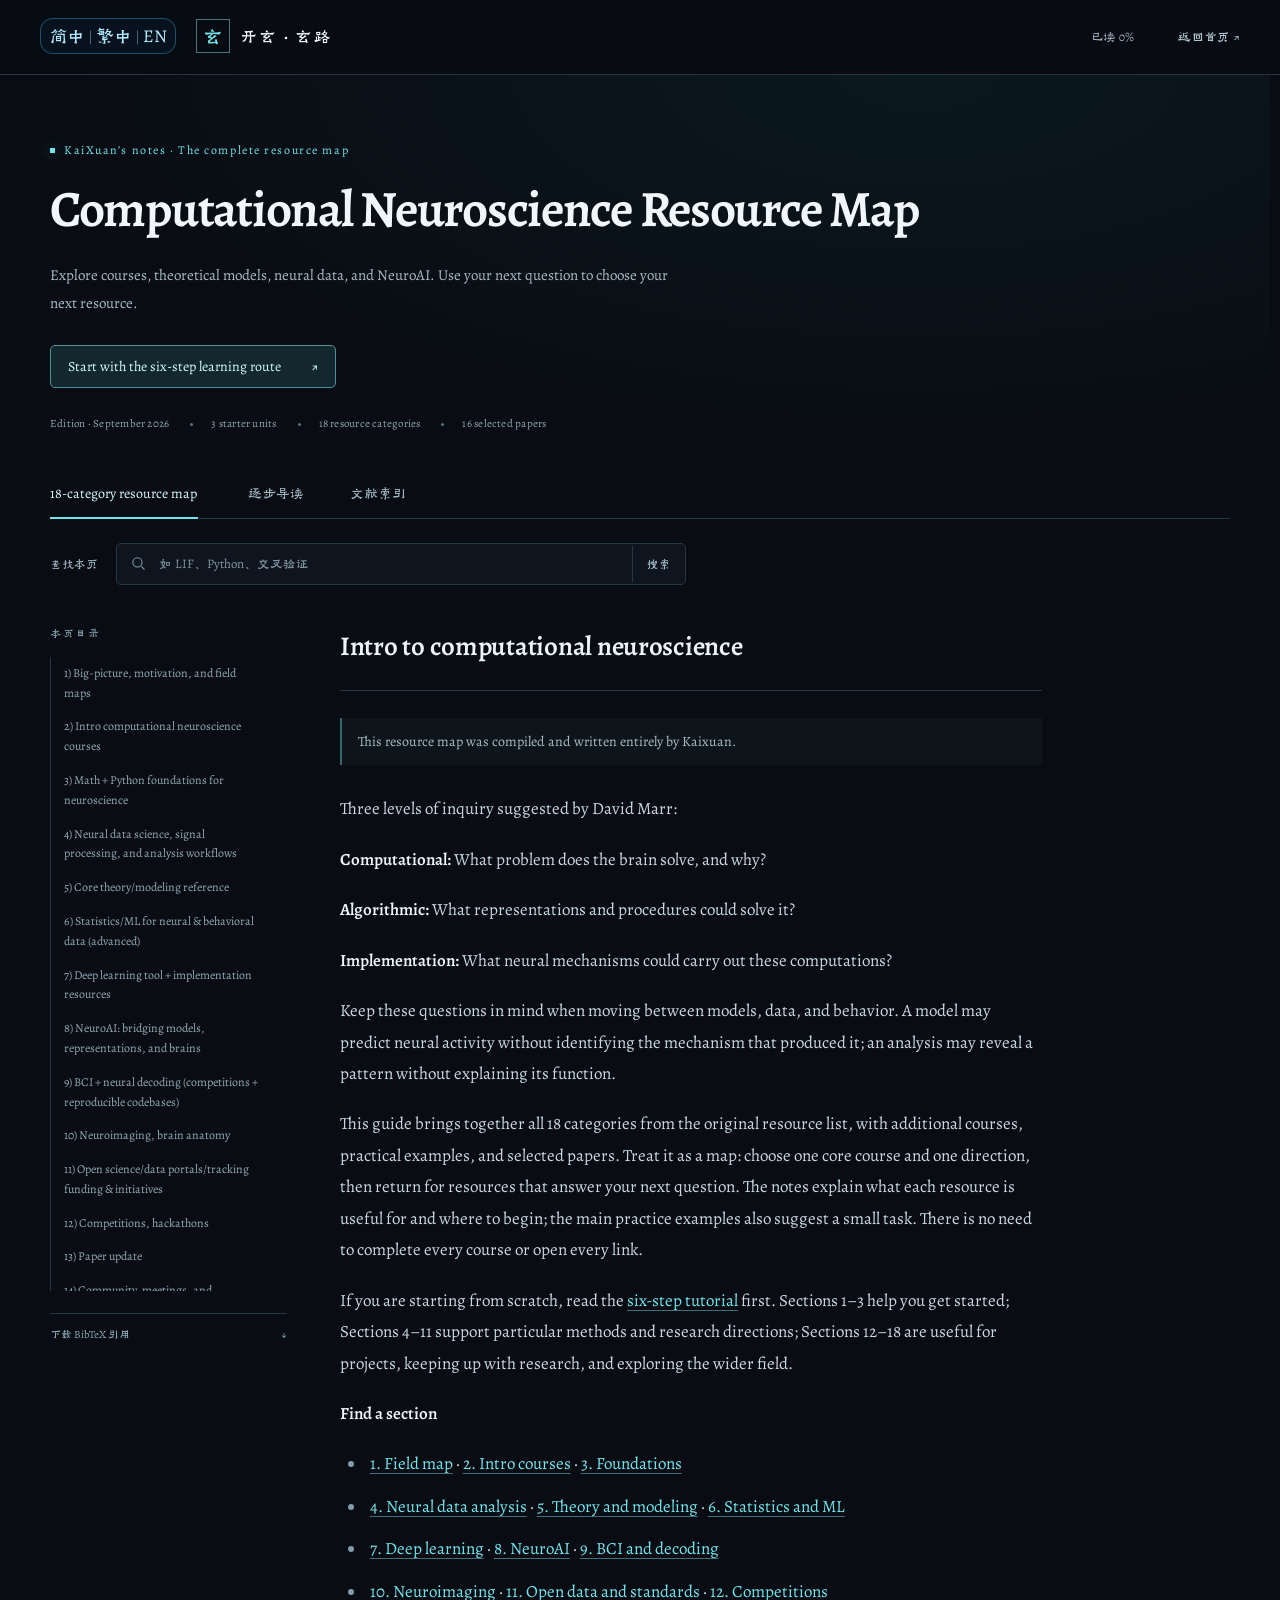
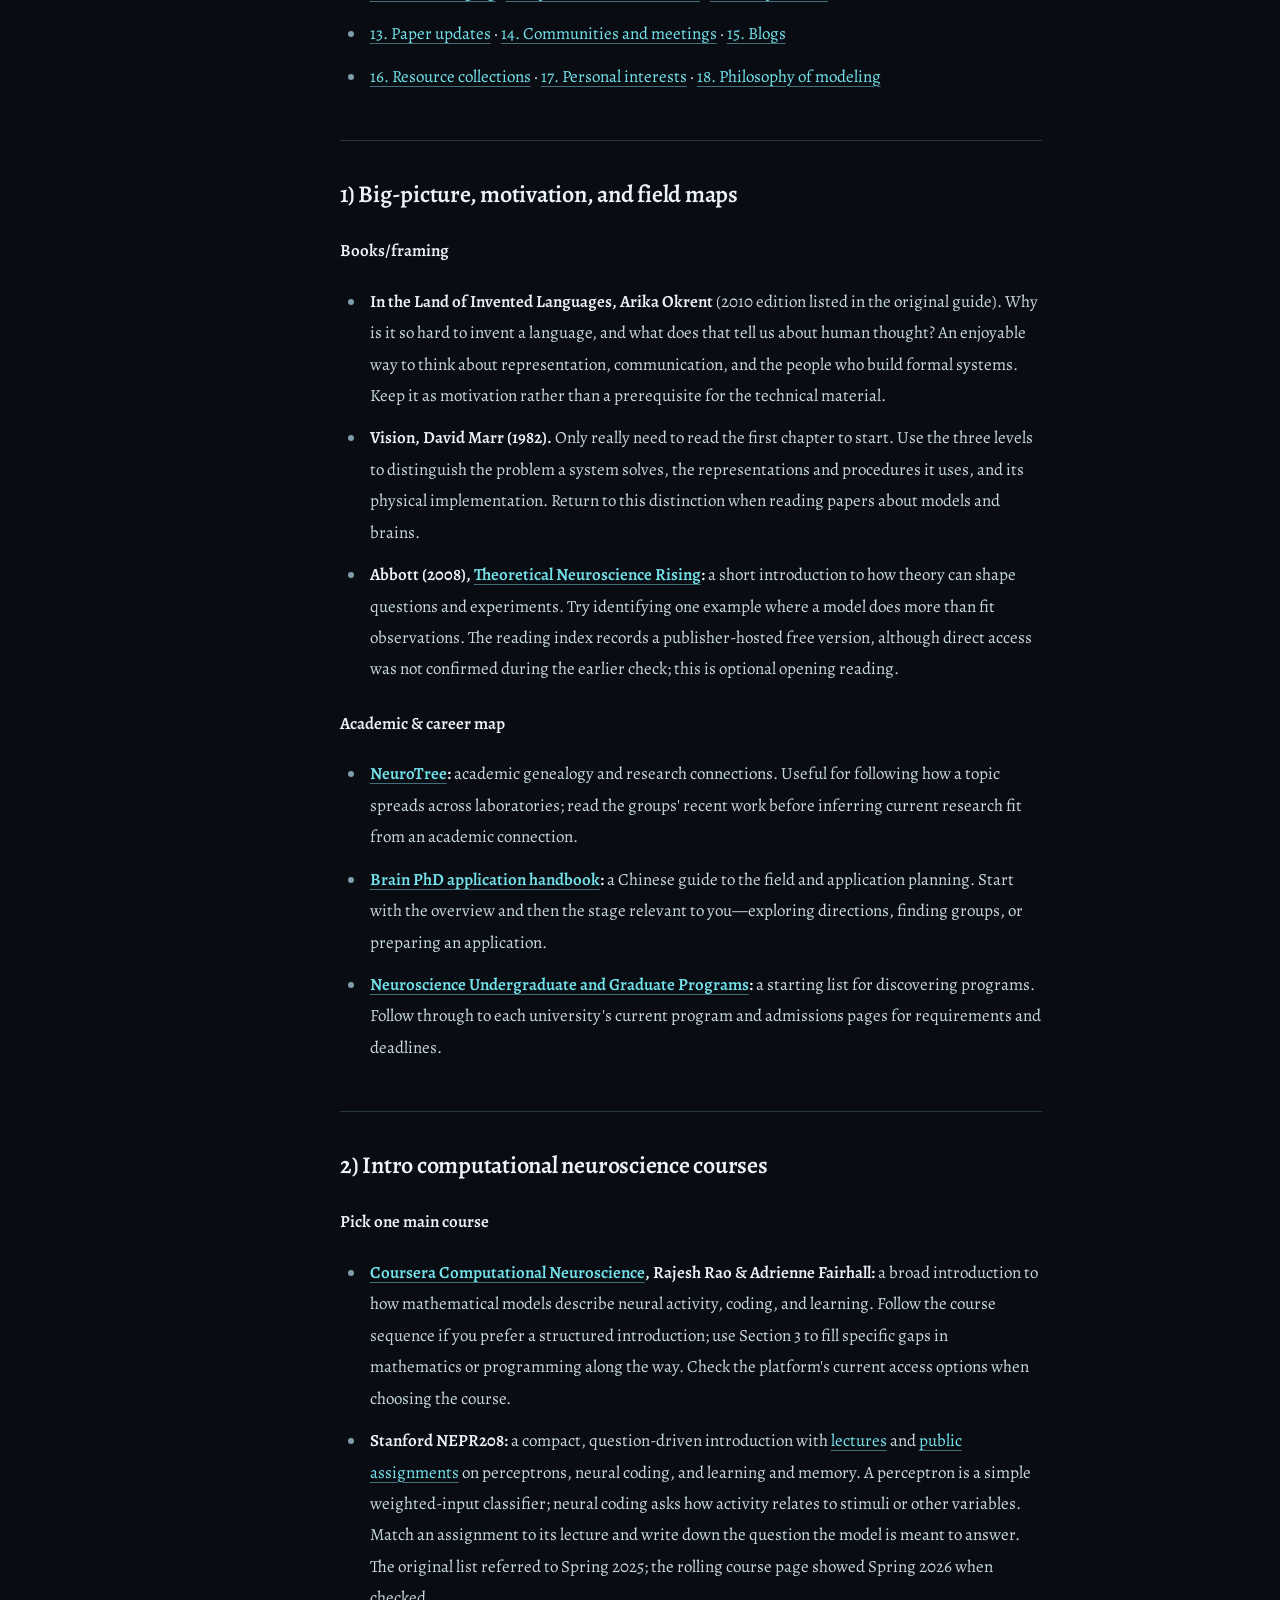
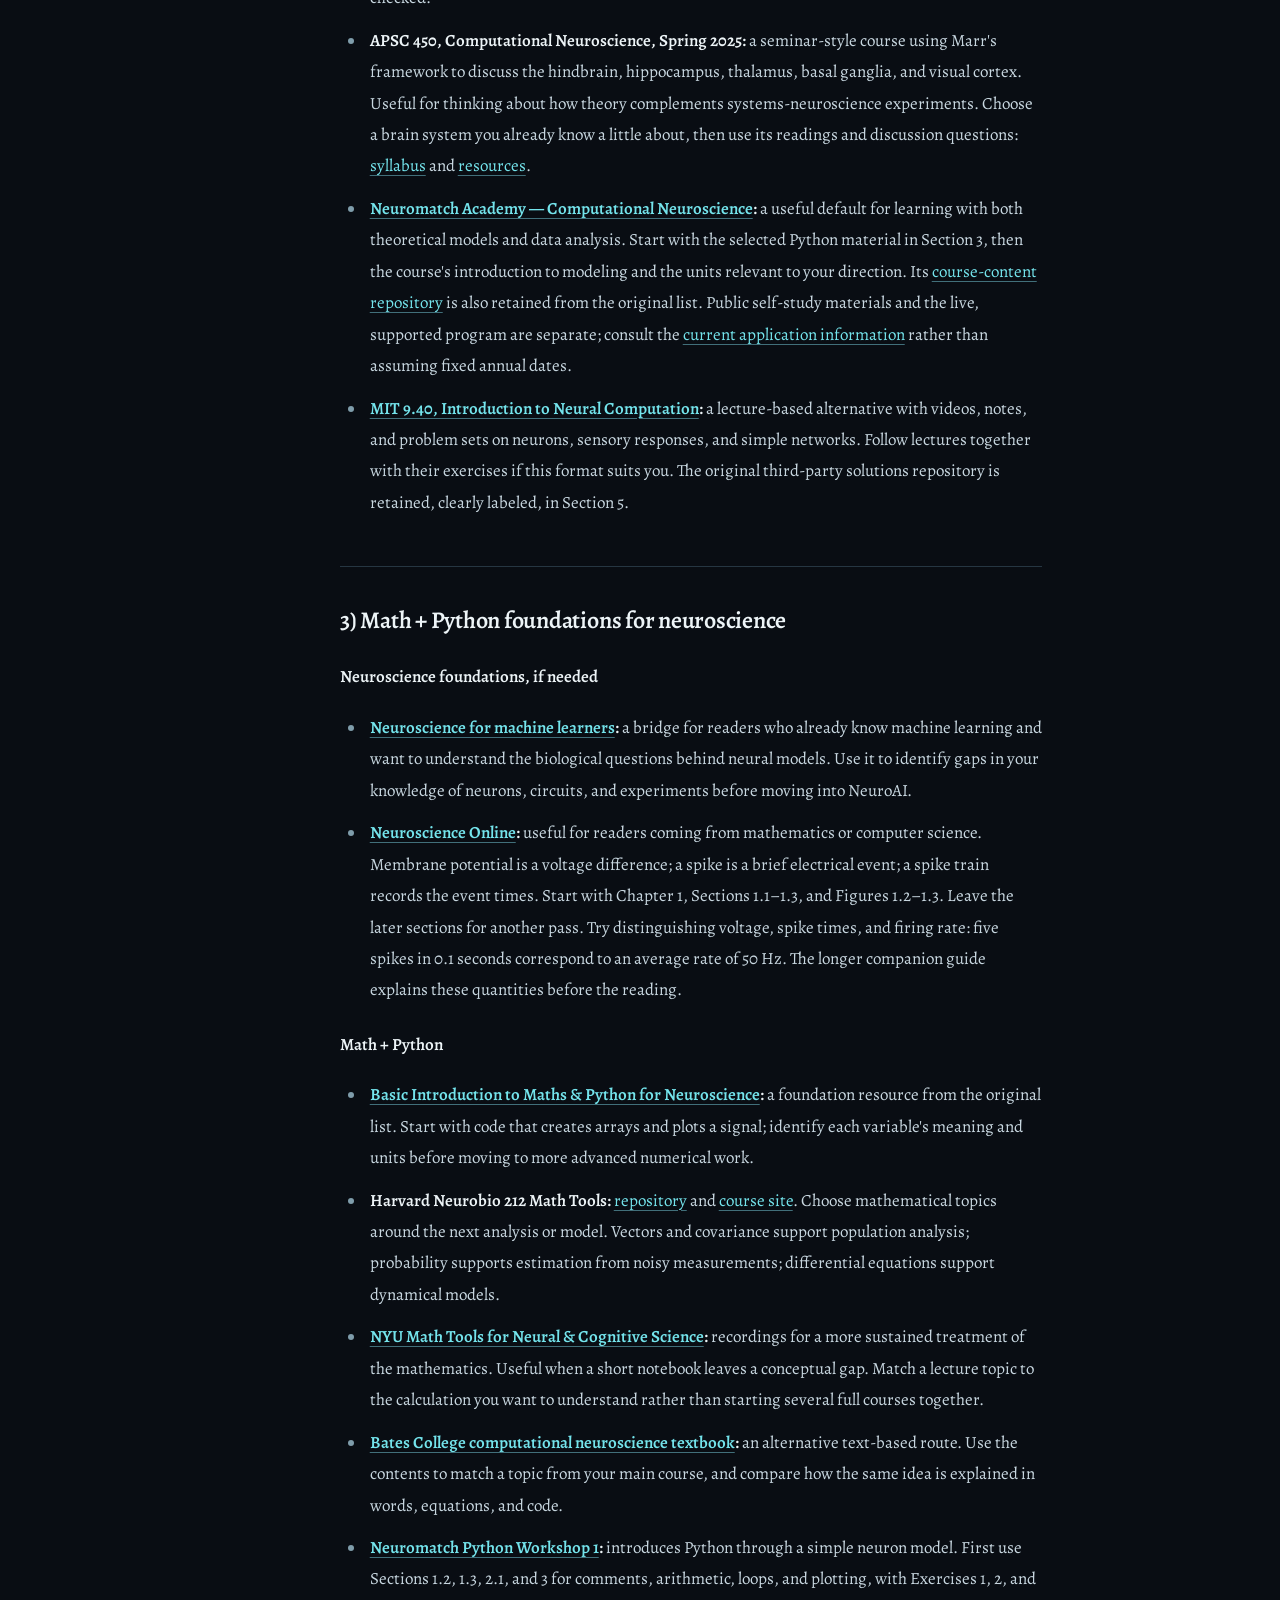
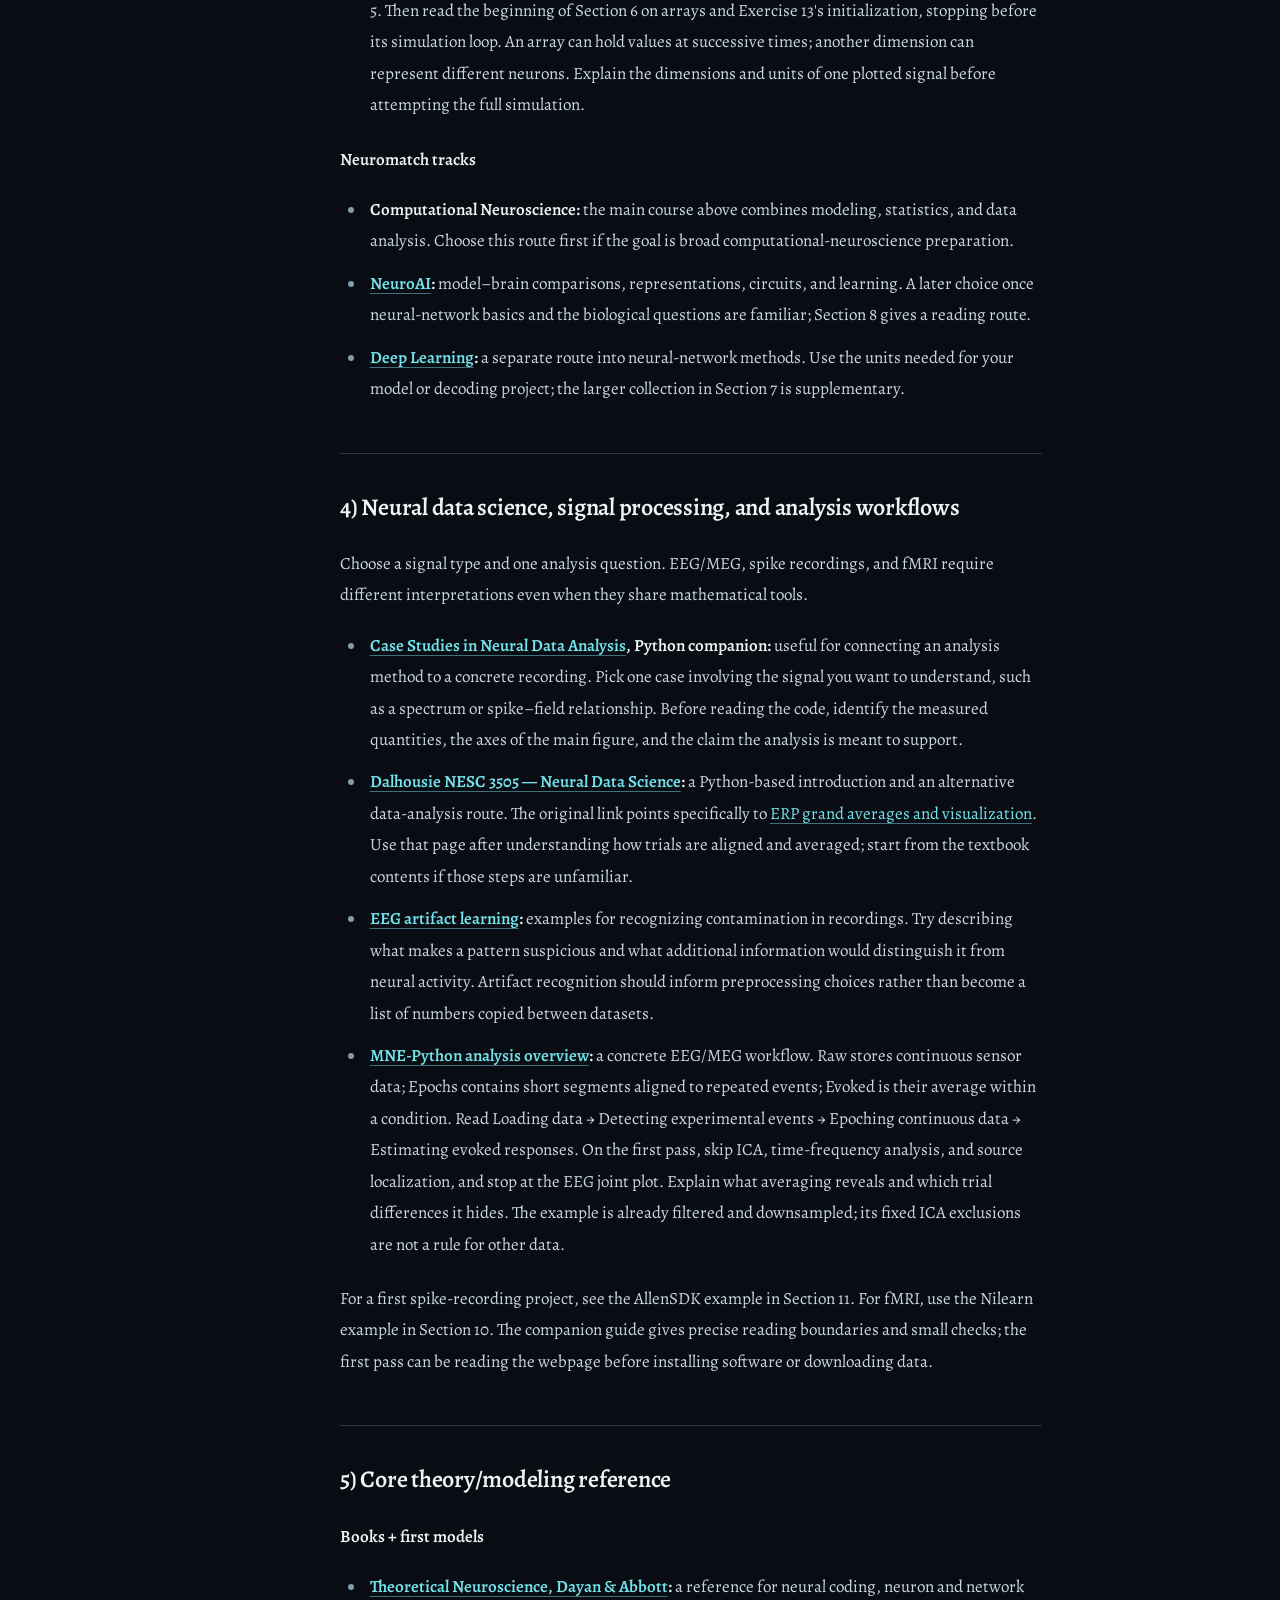
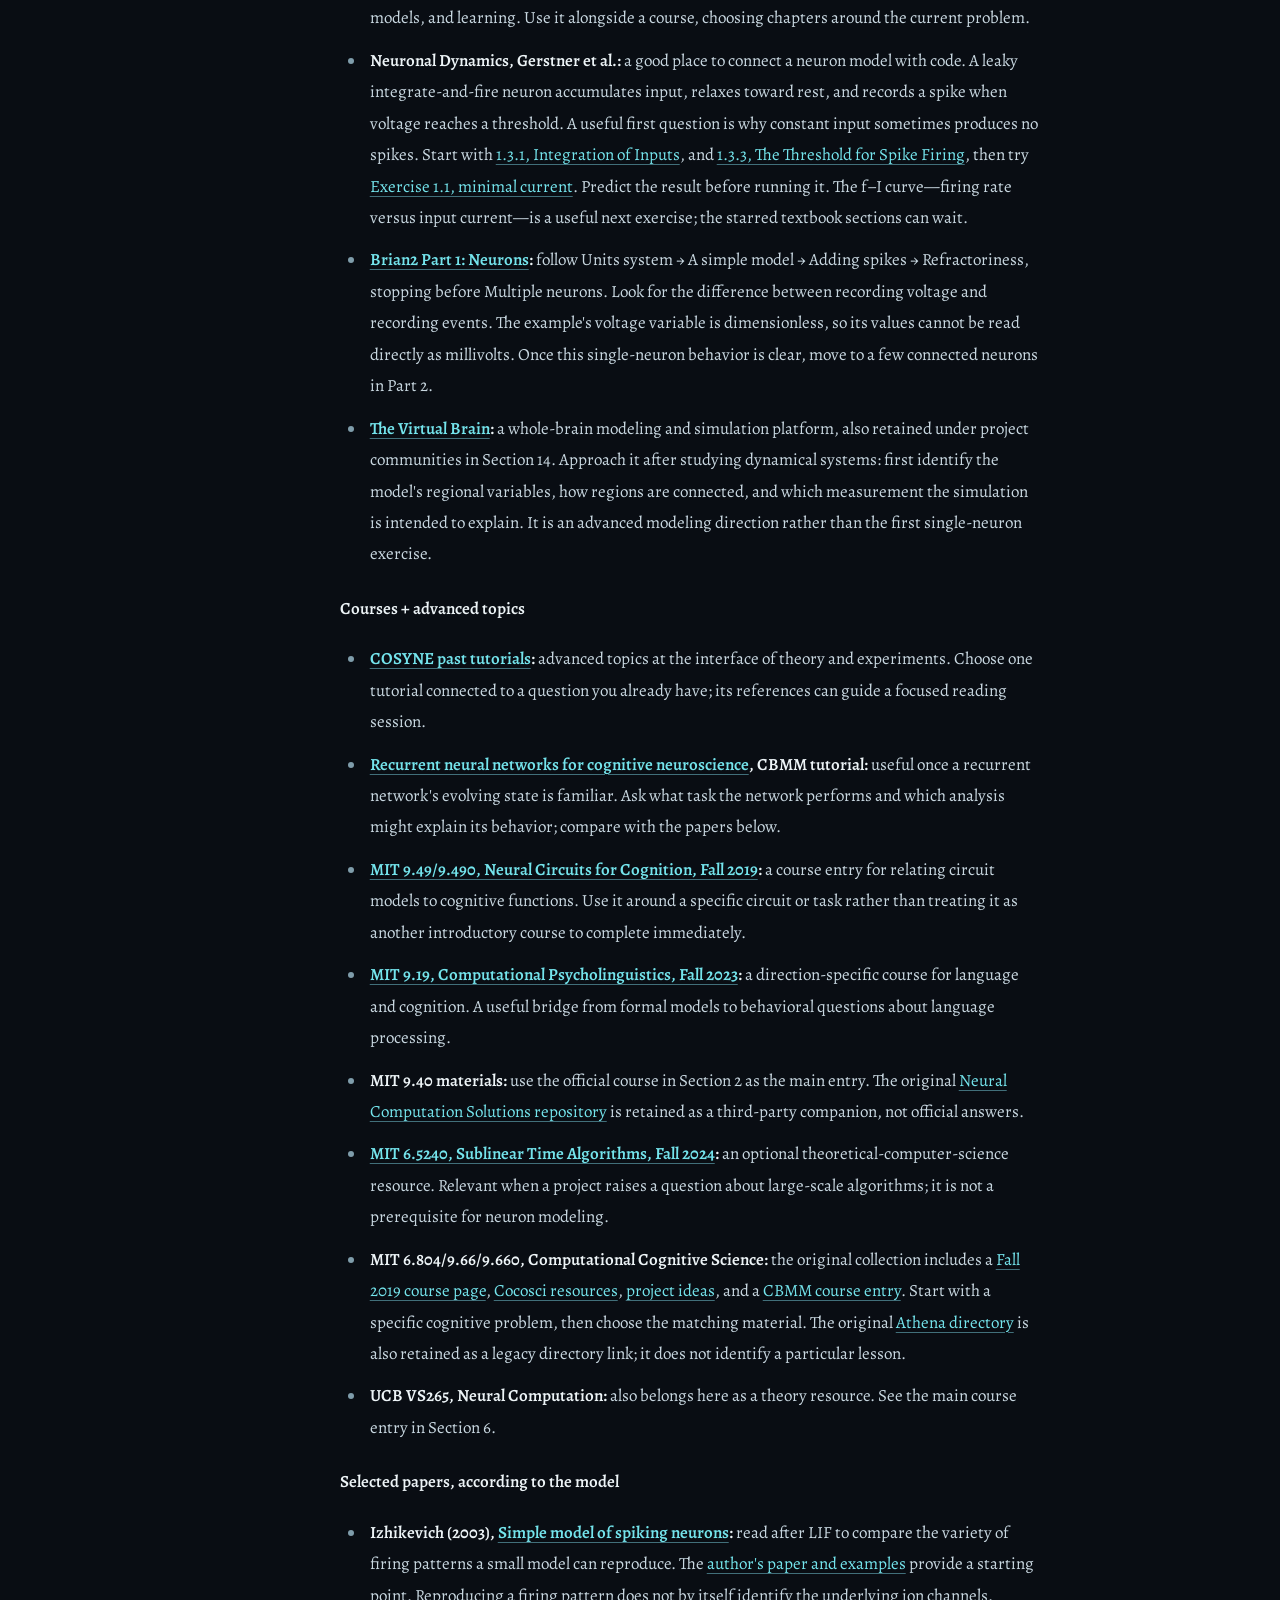
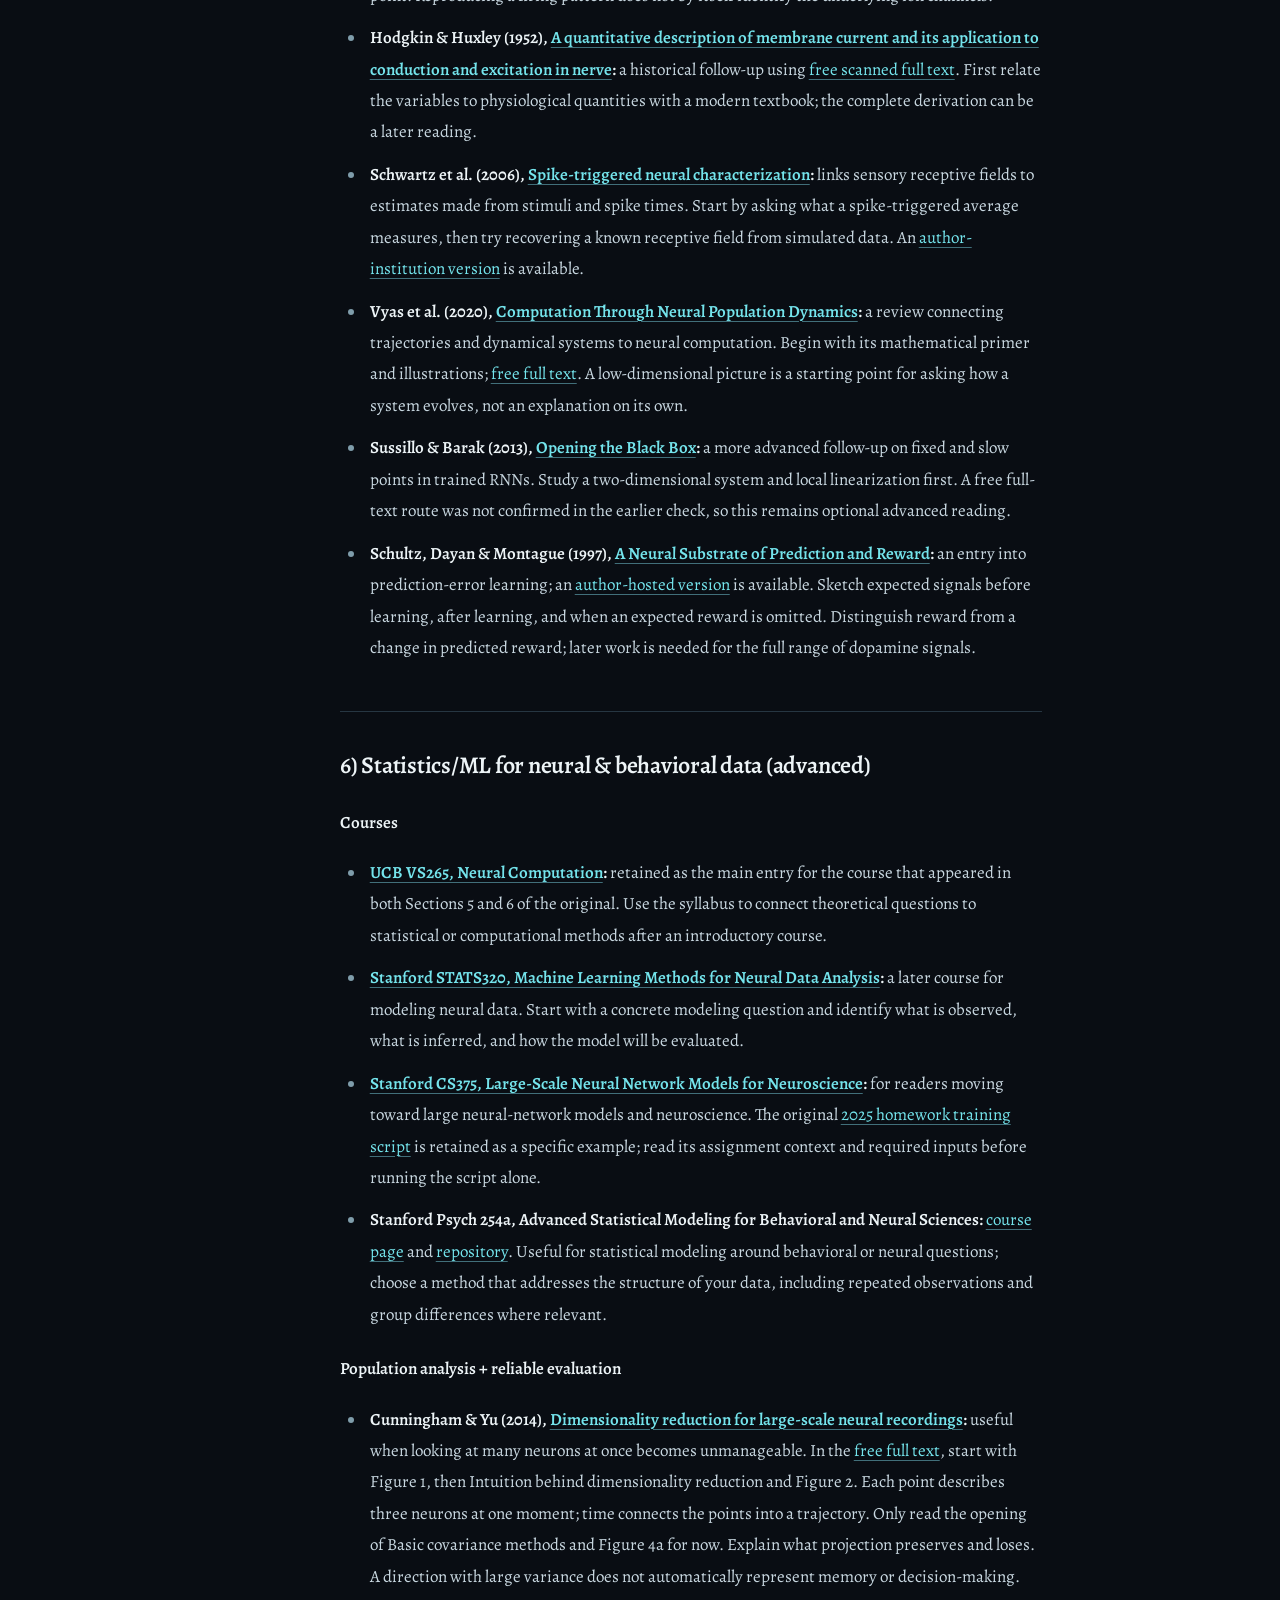
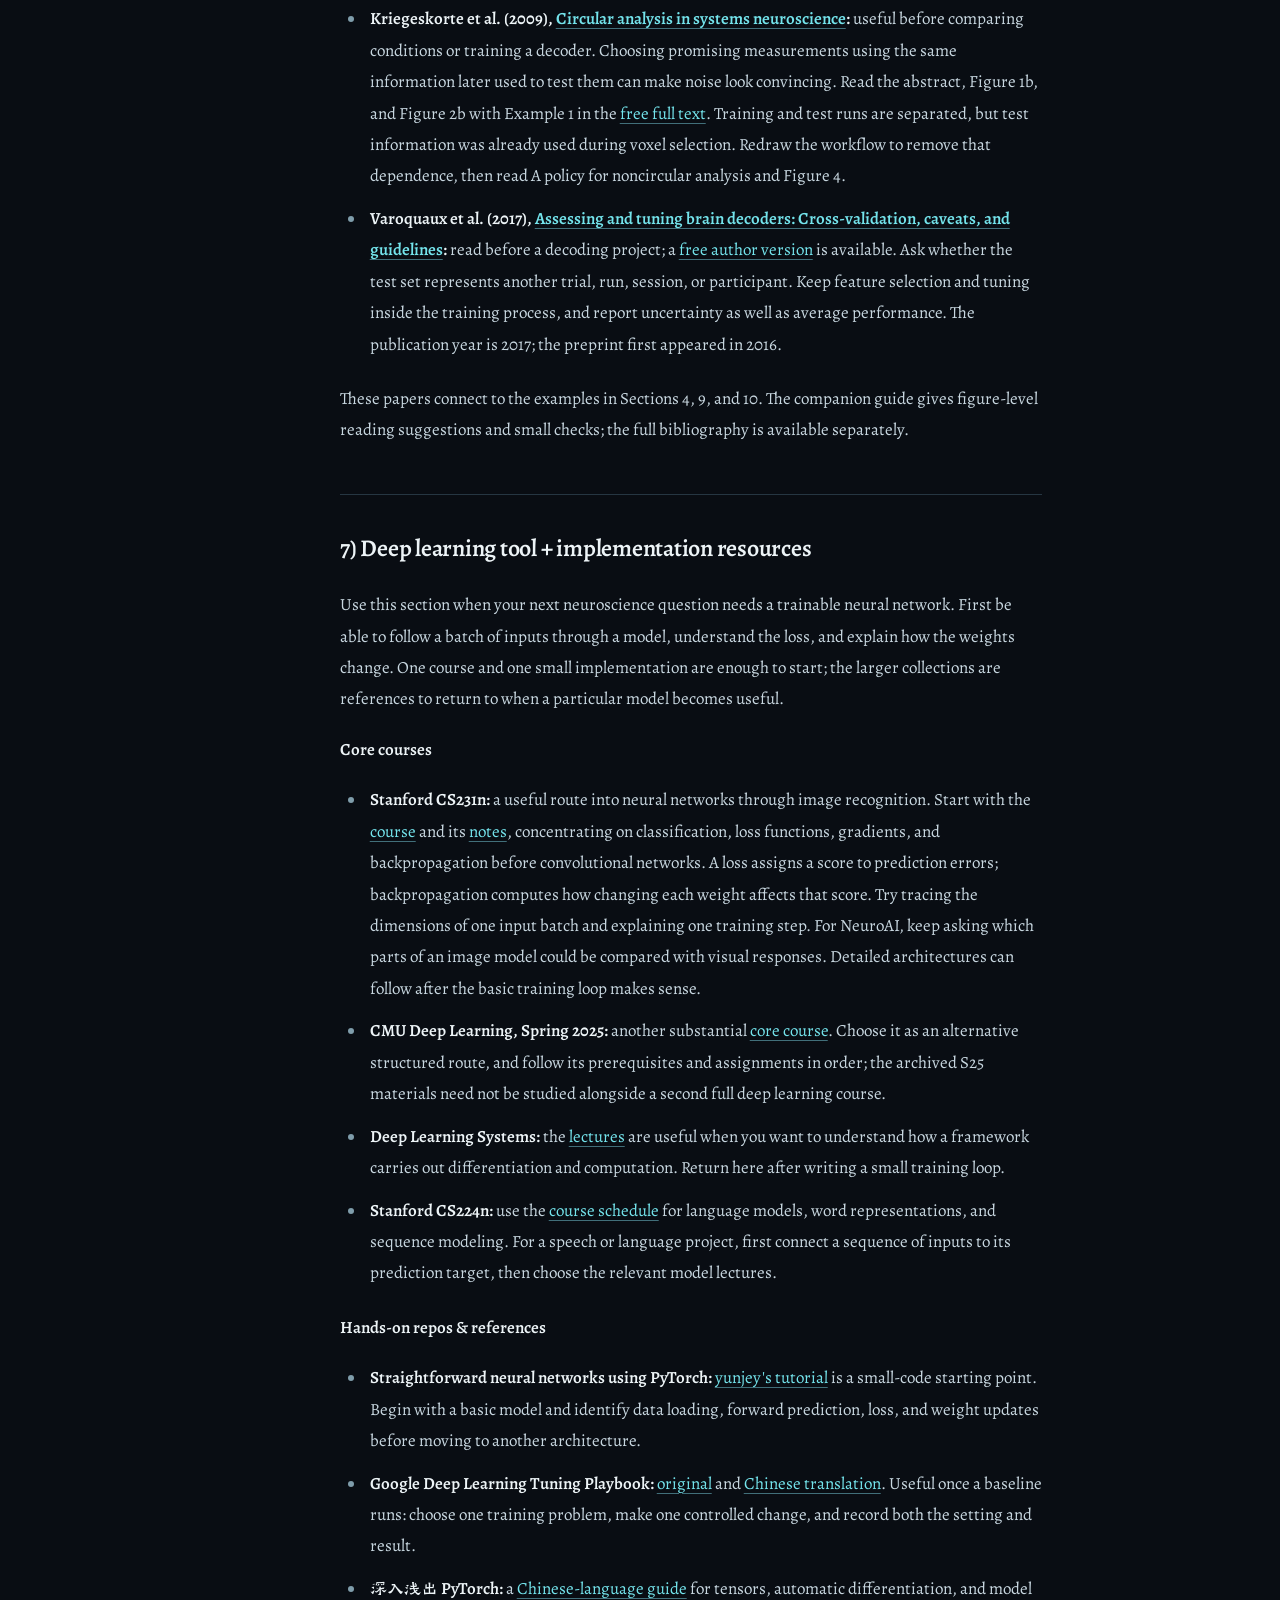
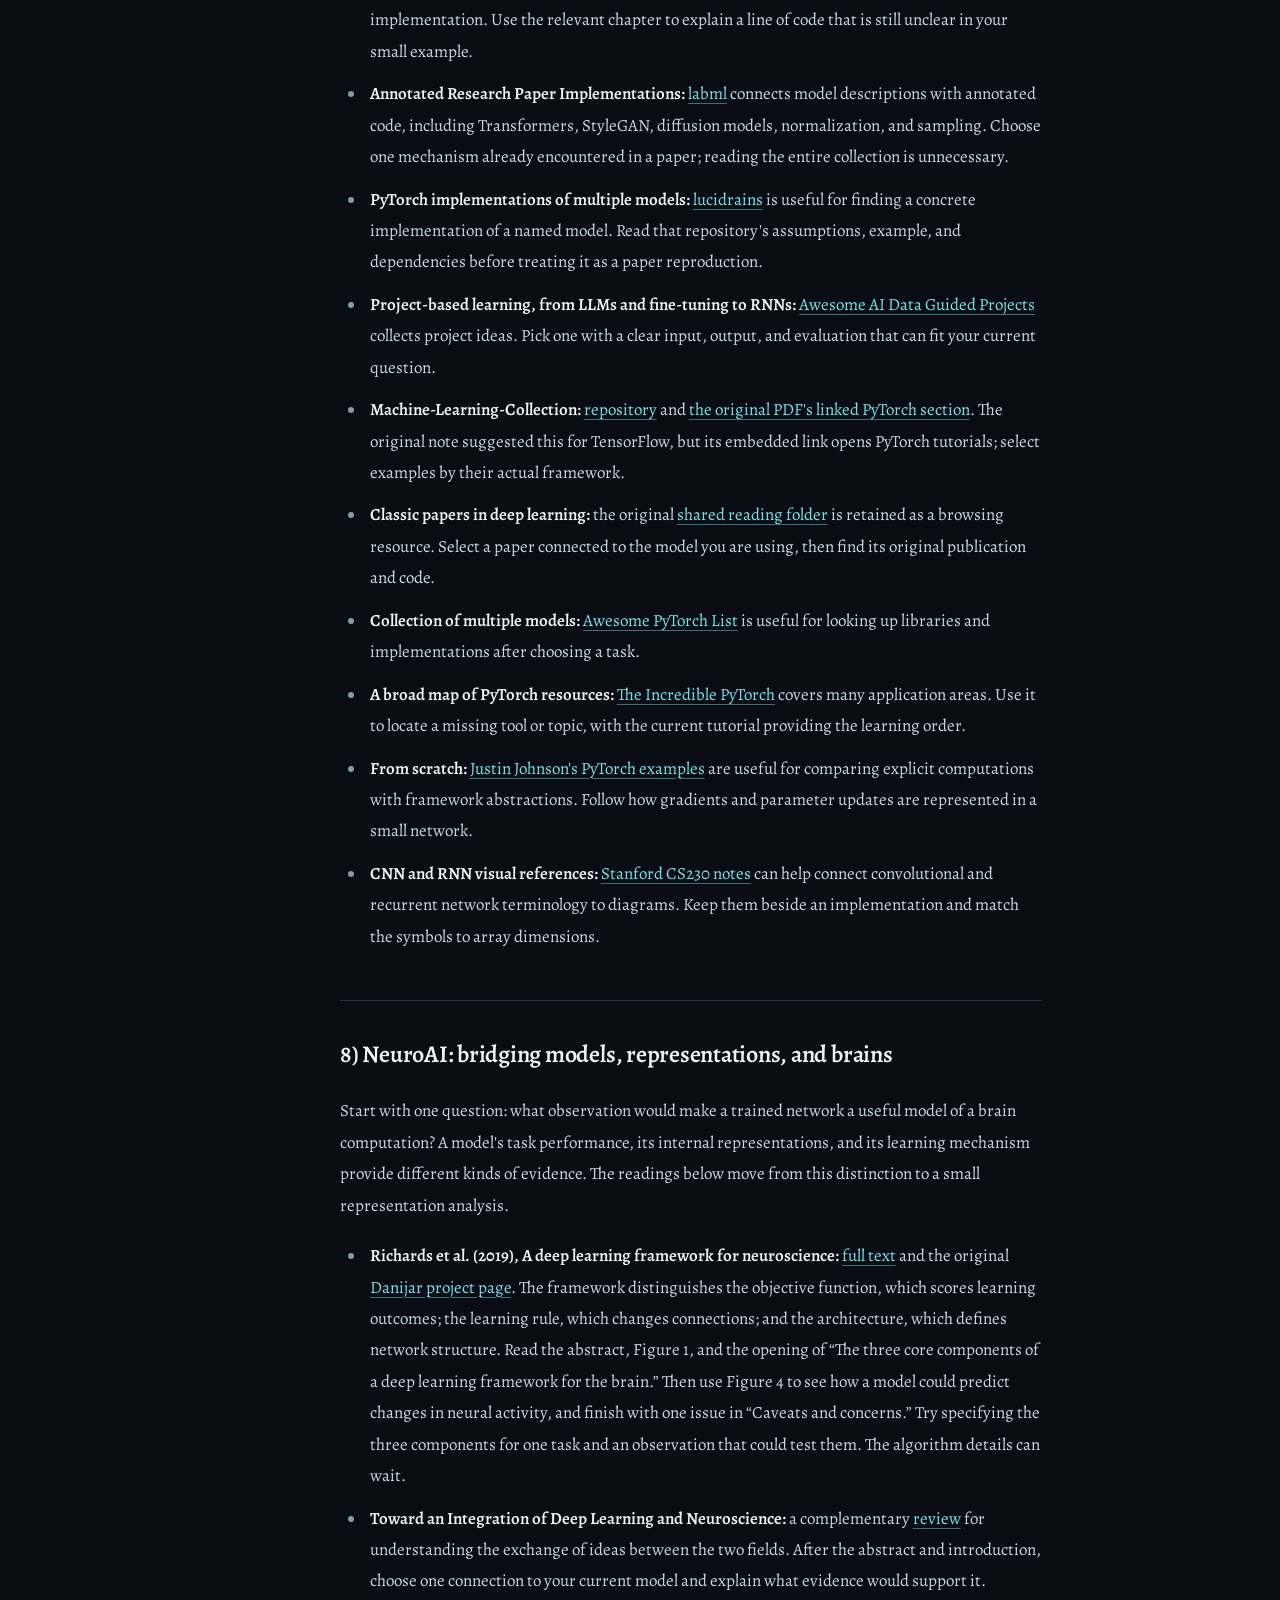
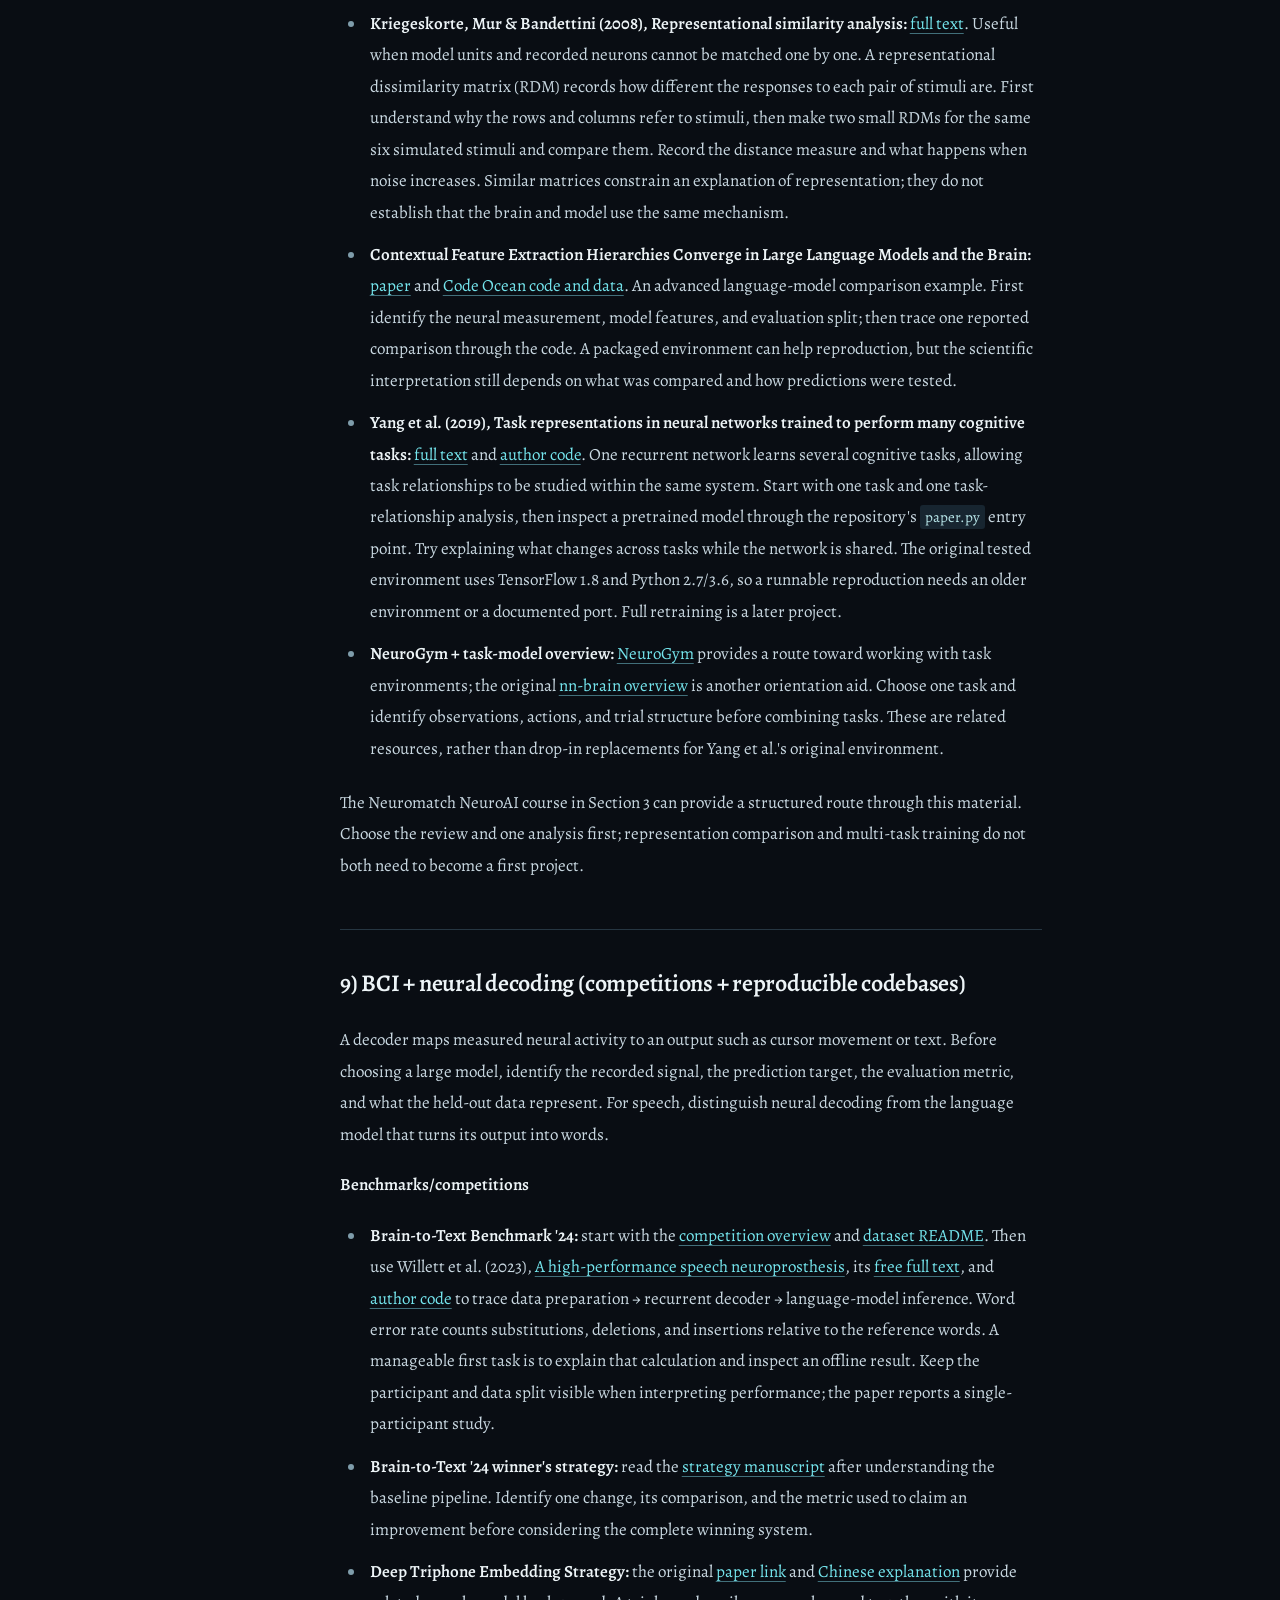
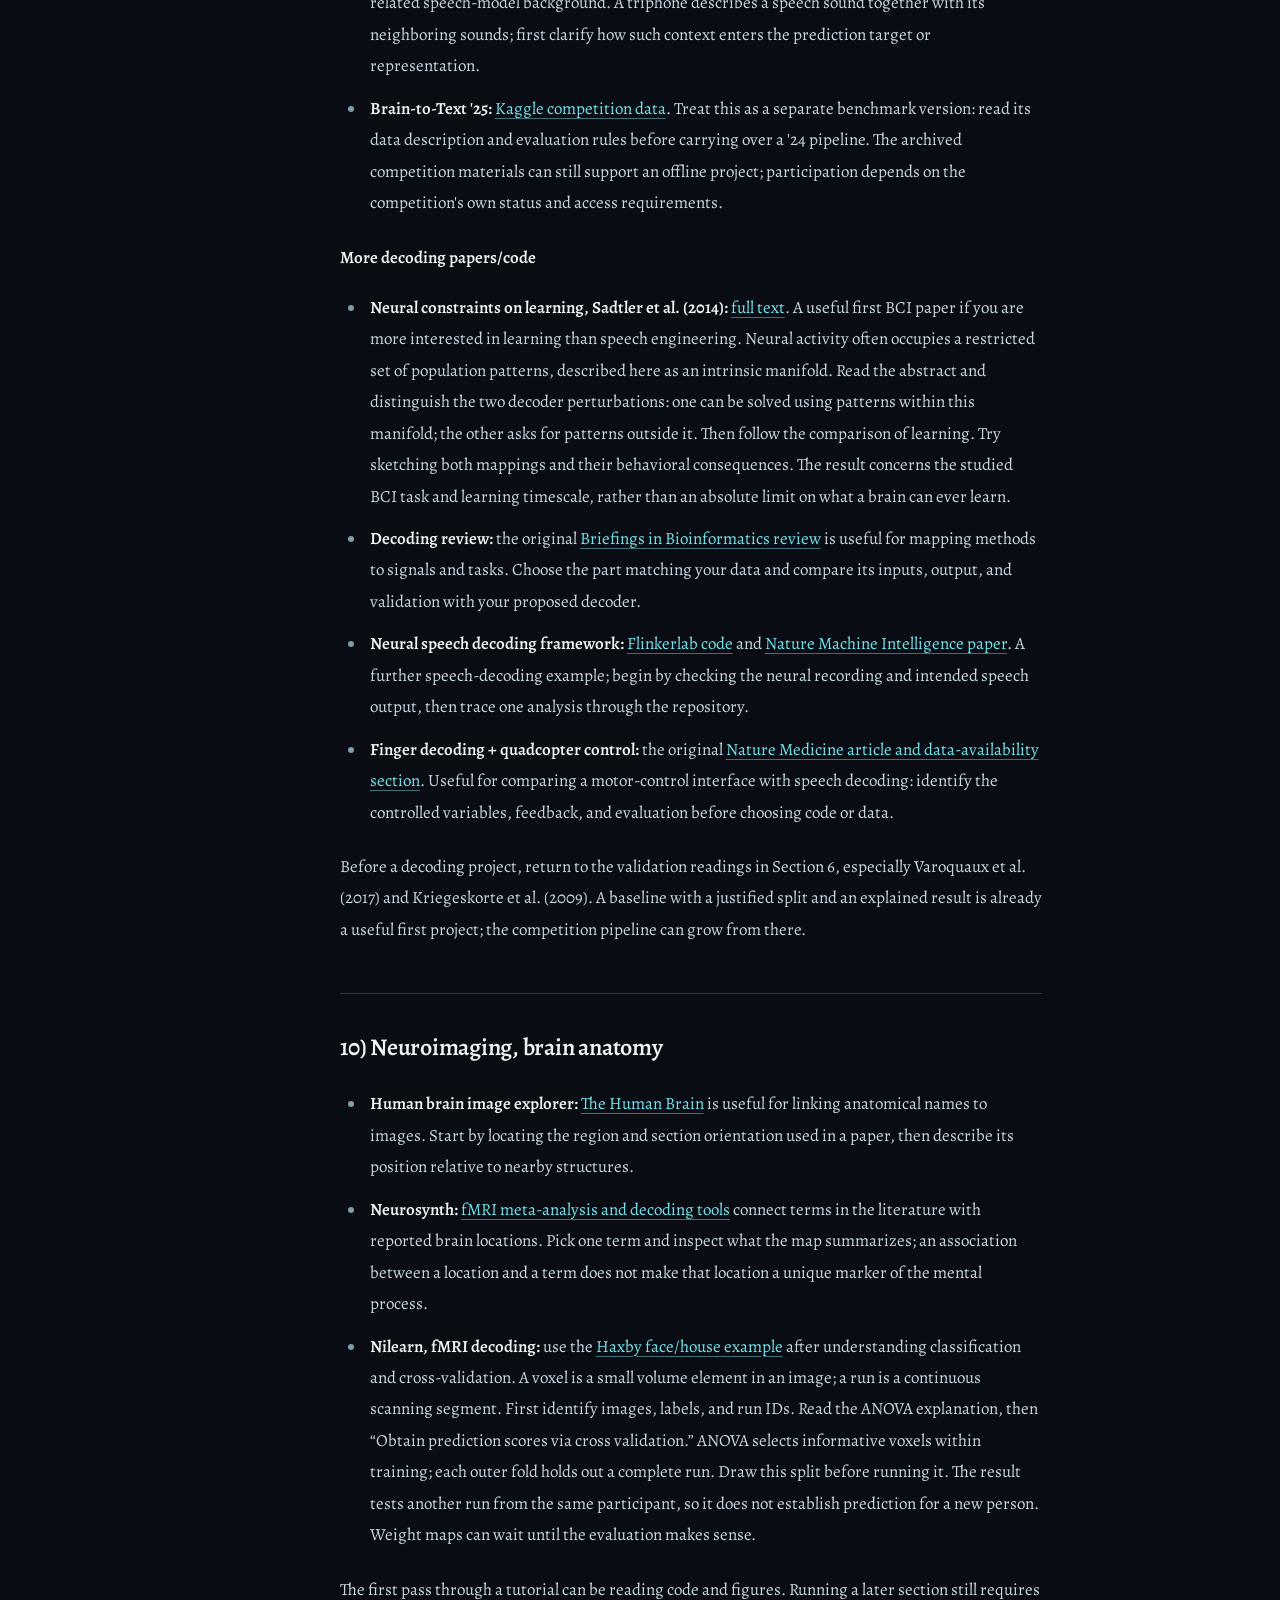
<file: tutorial-map.html>
<!DOCTYPE html>

<html data-language="zh" lang="zh-Hans">
<head>
<meta charset="utf-8"/><script src="./tutorial-entry-v9.js"></script>
<meta content="width=device-width, initial-scale=1" name="viewport"/>
<meta content="#090d13" name="theme-color"/>
<title>计算神经科学资源地图 · 开玄 · 玄路</title>
<meta content="从基础课程到理论建模、神经数据与 NeuroAI，按问题寻找下一份资源。下方保留英文原稿。" name="description"/>
<link href="./favicon.svg" rel="icon" type="image/svg+xml"/>
<link href="./assets/site-fonts-v7.css" rel="stylesheet"/>
<link href="./tutorial-v9.css" rel="stylesheet"/>
<script defer="" src="./tutorial-v9.js"></script>
<link href="./language-labels-v11.css" rel="stylesheet"/></head>
<body data-page-title-en="Computational Neuroscience Resource Map" data-page-title-tw="Computational Neuroscience Resource Map" data-page-title-zh="Computational Neuroscience Resource Map" data-reader-original-lang="en" data-tutorial-view="map">
<a class="skip-link" href="#reader"><span data-en="Skip to article" data-tw="跳到正文" data-zh="跳到正文">跳到正文</span></a>
<header class="site-header">
<div class="header-inner"><div class="header-brand"><div class="language-picker">
<button aria-controls="language-options" aria-expanded="false" aria-label="选择语言" class="language-toggle" id="language-toggle" title="选择语言" type="button"><span class="language-label" lang="zh-Hans">简中</span><span aria-hidden="true" class="language-toggle-divider">|</span><span class="language-label" lang="zh-Hant">繁中</span><span aria-hidden="true" class="language-toggle-divider">|</span><span class="language-label" lang="en">EN</span></button>
<div aria-label="选择语言" class="language-options" hidden="" id="language-options" role="group"><button aria-pressed="true" data-language-choice="zh" lang="zh-Hans" type="button">简体中文</button><button aria-pressed="false" data-language-choice="zh-Hant" lang="zh-Hant" type="button">繁體中文</button><button aria-pressed="false" data-language-choice="en" lang="en" type="button">English</button></div>
</div><a aria-label="开玄 · 玄路，返回首页" class="wordmark" data-aria-en="KaiXuan · XuanRoad, home" data-aria-tw="開玄 · 玄路，返回首頁" data-aria-zh="开玄 · 玄路，返回首页" href="./"><span aria-hidden="true" class="brand-mark">玄</span><span data-en="KaiXuan · XuanRoad" data-tw="開玄 · 玄路" data-zh="开玄 · 玄路">开玄 · 玄路</span></a></div><div class="header-actions"><span class="reading-label" id="reading-label"><span data-tw="已讀 0%" data-zh="已读 0%">已读 0%</span></span><a href="./"><span data-en="Home" data-tw="返回首頁" data-zh="返回首页">返回首页</span> <span aria-hidden="true">↗</span></a></div></div>
<div aria-hidden="true" class="reading-track"><div id="reading-progress"></div></div>
</header>
<main id="main">
<div class="hero" data-fixed-language="en" lang="en">
<p class="eyebrow"><span aria-hidden="true"></span><span data-en="KaiXuan’s notes · The complete resource map" data-tw="KaiXuan’s notes · The complete resource map" data-zh="KaiXuan’s notes · The complete resource map">KaiXuan’s notes · The complete resource map</span></p>
<p class="display-title" data-en="Computational Neuroscience Resource Map" data-tw="Computational Neuroscience Resource Map" data-zh="Computational Neuroscience Resource Map">Computational Neuroscience Resource Map</p>
<p class="hero-lead" data-en="Explore courses, theoretical models, neural data, and NeuroAI. Use your next question to choose your next resource." data-tw="Explore courses, theoretical models, neural data, and NeuroAI. Use your next question to choose your next resource." data-zh="Explore courses, theoretical models, neural data, and NeuroAI. Use your next question to choose your next resource.">Explore courses, theoretical models, neural data, and NeuroAI. Use your next question to choose your next resource.</p>
<div class="hero-actions"><a class="primary-link" href="#tutorial-how-to-use-this-resource-list-to-learn-without-getting-lost"><span data-en="Start with the six-step learning route" data-tw="Start with the six-step learning route" data-zh="Start with the six-step learning route">Start with the six-step learning route</span> <span aria-hidden="true">↗</span></a></div>
<div class="hero-meta"><span data-en="Edition · September 2026" data-tw="Edition · September 2026" data-zh="Edition · September 2026">Edition · September 2026</span><span data-en="3 starter units" data-tw="3 starter units" data-zh="3 starter units">3 starter units</span><span data-en="18 resource categories" data-tw="18 resource categories" data-zh="18 resource categories">18 resource categories</span><span data-en="16 selected papers" data-tw="16 selected papers" data-zh="16 selected papers">16 selected papers</span></div>

</div>
<div class="reader-shell">
<nav aria-label="教程视图" class="view-tabs" data-aria-en="Tutorial views" data-aria-tw="教程視圖" data-aria-zh="教程视图"><a aria-current="page" href="./tutorial-map.html"><span data-en="18-category resource map" data-tw="18-category resource map" data-zh="18-category resource map">18-category resource map</span></a><a href="./tutorial.html"><span data-en="Guided tutorial" data-tw="逐步導讀" data-zh="逐步导读">逐步导读</span></a><a href="./tutorial-resources.html"><span data-en="Reading index" data-tw="文獻索引" data-zh="文献索引">文献索引</span></a></nav>
<section aria-label="搜索本页内容" class="search-panel" data-aria-en="Search this page" data-aria-tw="搜索本頁內容" data-aria-zh="搜索本页内容">
<form id="search-form" role="search">
<label for="section-search"><span data-en="Search this page" data-tw="查找本頁" data-zh="查找本页">查找本页</span></label>
<div class="search-input-wrap"><svg aria-hidden="true" viewbox="0 0 24 24"><circle cx="10.5" cy="10.5" r="6.5"></circle><path d="m16 16 4.5 4.5"></path></svg><input aria-controls="search-results" aria-describedby="search-status" autocomplete="off" data-placeholder-en="Try LIF, Python, or fMRI" data-placeholder-tw="如 LIF、Python、交叉驗證" data-placeholder-zh="如 LIF、Python、交叉验证" id="section-search" placeholder="如 LIF、Python、交叉验证" type="search"/><button hidden="" id="clear-search" type="reset"><span data-en="Clear" data-tw="清除" data-zh="清除">清除</span></button><button class="search-submit" type="submit"><span data-en="Search" data-tw="搜索" data-zh="搜索">搜索</span></button></div>
</form>
<p aria-live="polite" class="search-status" id="search-status" role="status"></p>
<ol class="search-results" hidden="" id="search-results"></ol>
<noscript><p class="noscript-note">页面搜索需要 JavaScript。也可以使用浏览器的“在页面中查找”，或通过目录阅读。</p></noscript>
</section>
<div class="reading-layout">
<aside class="toc-sidebar">
<details class="toc-panel" id="toc-panel" open="">
<summary><span data-en="On this page" data-tw="本頁目錄" data-zh="本页目录">本页目录</span> <span aria-hidden="true">⌄</span></summary>
<nav aria-label="本页目录" class="toc-nav" data-aria-en="On this page" data-aria-tw="本頁目錄" data-aria-zh="本页目录"><p class="toc-heading" data-en="On this page" data-tw="本頁目錄" data-zh="本页目录">本页目录</p><ol><li class="toc-level-2"><a data-fixed-language="en" data-toc="" href="#1-big-picture-motivation-and-field-maps" lang="en"><span data-en="1) Big-picture, motivation, and field maps" data-tw="1) Big-picture, motivation, and field maps" data-zh="1) Big-picture, motivation, and field maps">1) Big-picture, motivation, and field maps</span></a></li>
<li class="toc-level-2"><a data-fixed-language="en" data-toc="" href="#2-intro-computational-neuroscience-courses" lang="en"><span data-en="2) Intro computational neuroscience courses" data-tw="2) Intro computational neuroscience courses" data-zh="2) Intro computational neuroscience courses">2) Intro computational neuroscience courses</span></a></li>
<li class="toc-level-2"><a data-fixed-language="en" data-toc="" href="#3-math--python-foundations-for-neuroscience" lang="en"><span data-en="3) Math + Python foundations for neuroscience" data-tw="3) Math + Python foundations for neuroscience" data-zh="3) Math + Python foundations for neuroscience">3) Math + Python foundations for neuroscience</span></a></li>
<li class="toc-level-2"><a data-fixed-language="en" data-toc="" href="#4-neural-data-science-signal-processing-and-analysis-workflows" lang="en"><span data-en="4) Neural data science, signal processing, and analysis workflows" data-tw="4) Neural data science, signal processing, and analysis workflows" data-zh="4) Neural data science, signal processing, and analysis workflows">4) Neural data science, signal processing, and analysis workflows</span></a></li>
<li class="toc-level-2"><a data-fixed-language="en" data-toc="" href="#5-core-theorymodeling-reference" lang="en"><span data-en="5) Core theory/modeling reference" data-tw="5) Core theory/modeling reference" data-zh="5) Core theory/modeling reference">5) Core theory/modeling reference</span></a></li>
<li class="toc-level-2"><a data-fixed-language="en" data-toc="" href="#6-statisticsml-for-neural--behavioral-data-advanced" lang="en"><span data-en="6) Statistics/ML for neural &amp; behavioral data (advanced)" data-tw="6) Statistics/ML for neural &amp; behavioral data (advanced)" data-zh="6) Statistics/ML for neural &amp; behavioral data (advanced)">6) Statistics/ML for neural &amp; behavioral data (advanced)</span></a></li>
<li class="toc-level-2"><a data-fixed-language="en" data-toc="" href="#7-deep-learning-tool--implementation-resources" lang="en"><span data-en="7) Deep learning tool + implementation resources" data-tw="7) Deep learning tool + implementation resources" data-zh="7) Deep learning tool + implementation resources">7) Deep learning tool + implementation resources</span></a></li>
<li class="toc-level-2"><a data-fixed-language="en" data-toc="" href="#8-neuroai-bridging-models-representations-and-brains" lang="en"><span data-en="8) NeuroAI: bridging models, representations, and brains" data-tw="8) NeuroAI: bridging models, representations, and brains" data-zh="8) NeuroAI: bridging models, representations, and brains">8) NeuroAI: bridging models, representations, and brains</span></a></li>
<li class="toc-level-2"><a data-fixed-language="en" data-toc="" href="#9-bci--neural-decoding-competitions--reproducible-codebases" lang="en"><span data-en="9) BCI + neural decoding (competitions + reproducible codebases)" data-tw="9) BCI + neural decoding (competitions + reproducible codebases)" data-zh="9) BCI + neural decoding (competitions + reproducible codebases)">9) BCI + neural decoding (competitions + reproducible codebases)</span></a></li>
<li class="toc-level-2"><a data-fixed-language="en" data-toc="" href="#10-neuroimaging-brain-anatomy" lang="en"><span data-en="10) Neuroimaging, brain anatomy" data-tw="10) Neuroimaging, brain anatomy" data-zh="10) Neuroimaging, brain anatomy">10) Neuroimaging, brain anatomy</span></a></li>
<li class="toc-level-2"><a data-fixed-language="en" data-toc="" href="#11-open-sciencedata-portalstracking-funding--initiatives" lang="en"><span data-en="11) Open science/data portals/tracking funding &amp; initiatives" data-tw="11) Open science/data portals/tracking funding &amp; initiatives" data-zh="11) Open science/data portals/tracking funding &amp; initiatives">11) Open science/data portals/tracking funding &amp; initiatives</span></a></li>
<li class="toc-level-2"><a data-fixed-language="en" data-toc="" href="#12-competitions-hackathons" lang="en"><span data-en="12) Competitions, hackathons" data-tw="12) Competitions, hackathons" data-zh="12) Competitions, hackathons">12) Competitions, hackathons</span></a></li>
<li class="toc-level-2"><a data-fixed-language="en" data-toc="" href="#13-paper-update" lang="en"><span data-en="13) Paper update" data-tw="13) Paper update" data-zh="13) Paper update">13) Paper update</span></a></li>
<li class="toc-level-2"><a data-fixed-language="en" data-toc="" href="#14-community-meetings-and-conferences" lang="en"><span data-en="14) Community, meetings, and conferences" data-tw="14) Community, meetings, and conferences" data-zh="14) Community, meetings, and conferences">14) Community, meetings, and conferences</span></a></li>
<li class="toc-level-2"><a data-fixed-language="en" data-toc="" href="#15-blogs--explainers-for-intuition--research-craft" lang="en"><span data-en="15) Blogs + explainers (for intuition &amp; research craft)" data-tw="15) Blogs + explainers (for intuition &amp; research craft)" data-zh="15) Blogs + explainers (for intuition &amp; research craft)">15) Blogs + explainers (for intuition &amp; research craft)</span></a></li>
<li class="toc-level-2"><a data-fixed-language="en" data-toc="" href="#16-meta-lists" lang="en"><span data-en="16) Meta-lists" data-tw="16) Meta-lists" data-zh="16) Meta-lists">16) Meta-lists</span></a></li>
<li class="toc-level-2"><a data-fixed-language="en" data-toc="" href="#17-personal-interests" lang="en"><span data-en="17) Personal Interests" data-tw="17) Personal Interests" data-zh="17) Personal Interests">17) Personal Interests</span></a></li>
<li class="toc-level-2"><a data-fixed-language="en" data-toc="" href="#18-mathematical-biologyphilosophy-of-modeling-for-scientific-taste" lang="en"><span data-en="18) Mathematical biology/philosophy of modeling (for scientific taste)" data-tw="18) Mathematical biology/philosophy of modeling (for scientific taste)" data-zh="18) Mathematical biology/philosophy of modeling (for scientific taste)">18) Mathematical biology/philosophy of modeling (for scientific taste)</span></a></li>
<li class="toc-level-2"><a data-fixed-language="en" data-toc="" href="#tutorial-how-to-use-this-resource-list-to-learn-without-getting-lost" lang="en"><span data-en="Tutorial: how to use this resource list to learn without getting lost" data-tw="Tutorial: how to use this resource list to learn without getting lost" data-zh="Tutorial: how to use this resource list to learn without getting lost">Tutorial: how to use this resource list to learn without getting lost</span></a></li></ol></nav>
</details>
<div class="source-links"><a download="" href="./references.bib"><span data-en="Download BibTeX citations" data-tw="下載 BibTeX 引用" data-zh="下载 BibTeX 引用">下载 BibTeX 引用</span> <span aria-hidden="true">↓</span></a></div>
</aside>
<article class="reader" id="reader" lang="en" tabindex="-1">
<section aria-labelledby="intro-to-computational-neuroscience" class="reader-section"><h1 id="intro-to-computational-neuroscience" tabindex="-1">Intro to computational neuroscience</h1><p class="authorship-note" data-authorship="kaixuan" data-en="This resource map was compiled and written entirely by Kaixuan." data-fixed-language="en" data-tw="This resource map was compiled and written entirely by Kaixuan." data-zh="This resource map was compiled and written entirely by Kaixuan." lang="en">This resource map was compiled and written entirely by Kaixuan.</p>
<p>Three levels of inquiry suggested by David Marr:</p>
<p><strong>Computational:</strong> What problem does the brain solve, and why?</p>
<p><strong>Algorithmic:</strong> What representations and procedures could solve it?</p>
<p><strong>Implementation:</strong> What neural mechanisms could carry out these computations?</p>
<p>Keep these questions in mind when moving between models, data, and behavior. A model may predict neural activity without identifying the mechanism that produced it; an analysis may reveal a pattern without explaining its function.</p>
<p>This guide brings together all 18 categories from the original resource list, with additional courses, practical examples, and selected papers. Treat it as a map: choose one core course and one direction, then return for resources that answer your next question. The notes explain what each resource is useful for and where to begin; the main practice examples also suggest a small task. There is no need to complete every course or open every link.</p>
<p>If you are starting from scratch, read the <a href="#tutorial-how-to-use-this-resource-list-to-learn-without-getting-lost">six-step tutorial</a> first. Sections 1–3 help you get started; Sections 4–11 support particular methods and research directions; Sections 12–18 are useful for projects, keeping up with research, and exploring the wider field.</p>
<p><strong>Find a section</strong></p>
<ul>
<li><a href="#1-big-picture-motivation-and-field-maps">1. Field map</a> · <a href="#2-intro-computational-neuroscience-courses">2. Intro courses</a> · <a href="#3-math--python-foundations-for-neuroscience">3. Foundations</a></li>
<li><a href="#4-neural-data-science-signal-processing-and-analysis-workflows">4. Neural data analysis</a> · <a href="#5-core-theorymodeling-reference">5. Theory and modeling</a> · <a href="#6-statisticsml-for-neural--behavioral-data-advanced">6. Statistics and ML</a></li>
<li><a href="#7-deep-learning-tool--implementation-resources">7. Deep learning</a> · <a href="#8-neuroai-bridging-models-representations-and-brains">8. NeuroAI</a> · <a href="#9-bci--neural-decoding-competitions--reproducible-codebases">9. BCI and decoding</a></li>
<li><a href="#10-neuroimaging-brain-anatomy">10. Neuroimaging</a> · <a href="#11-open-sciencedata-portalstracking-funding--initiatives">11. Open data and standards</a> · <a href="#12-competitions-hackathons">12. Competitions</a></li>
<li><a href="#13-paper-update">13. Paper updates</a> · <a href="#14-community-meetings-and-conferences">14. Communities and meetings</a> · <a href="#15-blogs--explainers-for-intuition--research-craft">15. Blogs</a></li>
<li><a href="#16-meta-lists">16. Resource collections</a> · <a href="#17-personal-interests">17. Personal interests</a> · <a href="#18-mathematical-biologyphilosophy-of-modeling-for-scientific-taste">18. Philosophy of modeling</a></li>
</ul>
</section><section aria-labelledby="1-big-picture-motivation-and-field-maps" class="reader-section"><h2 id="1-big-picture-motivation-and-field-maps" tabindex="-1">1) Big-picture, motivation, and field maps</h2>
<p><strong>Books/framing</strong></p>
<ul>
<li><strong>In the Land of Invented Languages, Arika Okrent</strong> (2010 edition listed in the original guide). Why is it so hard to invent a language, and what does that tell us about human thought? An enjoyable way to think about representation, communication, and the people who build formal systems. Keep it as motivation rather than a prerequisite for the technical material.</li>
<li><strong>Vision, David Marr (1982).</strong> Only really need to read the first chapter to start. Use the three levels to distinguish the problem a system solves, the representations and procedures it uses, and its physical implementation. Return to this distinction when reading papers about models and brains.</li>
<li><strong>Abbott (2008), <a href="https://doi.org/10.1016/j.neuron.2008.10.019" rel="noopener noreferrer">Theoretical Neuroscience Rising</a>:</strong> a short introduction to how theory can shape questions and experiments. Try identifying one example where a model does more than fit observations. The reading index records a publisher-hosted free version, although direct access was not confirmed during the earlier check; this is optional opening reading.</li>
</ul>
<p><strong>Academic &amp; career map</strong></p>
<ul>
<li><strong><a href="https://neurotree.org/neurotree/" rel="noopener noreferrer">NeuroTree</a>:</strong> academic genealogy and research connections. Useful for following how a topic spreads across laboratories; read the groups' recent work before inferring current research fit from an academic connection.</li>
<li><strong><a href="https://brainphd-cn.github.io/handbook/short-intro/" rel="noopener noreferrer">Brain PhD application handbook</a>:</strong> a Chinese guide to the field and application planning. Start with the overview and then the stage relevant to you—exploring directions, finding groups, or preparing an application.</li>
<li><strong><a href="https://neurosciencenews.com/neuroscience-programs/" rel="noopener noreferrer">Neuroscience Undergraduate and Graduate Programs</a>:</strong> a starting list for discovering programs. Follow through to each university's current program and admissions pages for requirements and deadlines.</li>
</ul>
</section><section aria-labelledby="2-intro-computational-neuroscience-courses" class="reader-section"><h2 id="2-intro-computational-neuroscience-courses" tabindex="-1">2) Intro computational neuroscience courses</h2>
<p><strong>Pick one main course</strong></p>
<ul>
<li><strong><a href="https://www.coursera.org/learn/computational-neuroscience/" rel="noopener noreferrer">Coursera Computational Neuroscience</a>, Rajesh Rao &amp; Adrienne Fairhall:</strong> a broad introduction to how mathematical models describe neural activity, coding, and learning. Follow the course sequence if you prefer a structured introduction; use Section 3 to fill specific gaps in mathematics or programming along the way. Check the platform's current access options when choosing the course.</li>
<li><strong>Stanford NEPR208:</strong> a compact, question-driven introduction with <a href="https://druckmann-lab.github.io/nepr208/lectures/" rel="noopener noreferrer">lectures</a> and <a href="https://druckmann-lab.github.io/nepr208/assignments/" rel="noopener noreferrer">public assignments</a> on perceptrons, neural coding, and learning and memory. A perceptron is a simple weighted-input classifier; neural coding asks how activity relates to stimuli or other variables. Match an assignment to its lecture and write down the question the model is meant to answer. The original list referred to Spring 2025; the rolling course page showed Spring 2026 when checked.</li>
<li><strong>APSC 450, Computational Neuroscience, Spring 2025:</strong> a seminar-style course using Marr's framework to discuss the hindbrain, hippocampus, thalamus, basal ganglia, and visual cortex. Useful for thinking about how theory complements systems-neuroscience experiments. Choose a brain system you already know a little about, then use its readings and discussion questions: <a href="https://apsc450computationalneuroscience.com/syllabus/" rel="noopener noreferrer">syllabus</a> and <a href="https://apsc450computationalneuroscience.com/resources/" rel="noopener noreferrer">resources</a>.</li>
<li><strong><a href="https://compneuro.neuromatch.io/tutorials/intro.html" rel="noopener noreferrer">Neuromatch Academy — Computational Neuroscience</a>:</strong> a useful default for learning with both theoretical models and data analysis. Start with the selected Python material in Section 3, then the course's introduction to modeling and the units relevant to your direction. Its <a href="https://github.com/NeuromatchAcademy/course-content?tab=readme-ov-file" rel="noopener noreferrer">course-content repository</a> is also retained from the original list. Public self-study materials and the live, supported program are separate; consult the <a href="https://neuromatch.io/computational-neuroscience/" rel="noopener noreferrer">current application information</a> rather than assuming fixed annual dates.</li>
<li><strong><a href="https://ocw.mit.edu/courses/9-40-introduction-to-neural-computation-spring-2018/" rel="noopener noreferrer">MIT 9.40, Introduction to Neural Computation</a>:</strong> a lecture-based alternative with videos, notes, and problem sets on neurons, sensory responses, and simple networks. Follow lectures together with their exercises if this format suits you. The original third-party solutions repository is retained, clearly labeled, in Section 5.</li>
</ul>
</section><section aria-labelledby="3-math--python-foundations-for-neuroscience" class="reader-section"><h2 id="3-math--python-foundations-for-neuroscience" tabindex="-1">3) Math + Python foundations for neuroscience</h2>
<p><strong>Neuroscience foundations, if needed</strong></p>
<ul>
<li><strong><a href="https://neuro4ml.github.io/" rel="noopener noreferrer">Neuroscience for machine learners</a>:</strong> a bridge for readers who already know machine learning and want to understand the biological questions behind neural models. Use it to identify gaps in your knowledge of neurons, circuits, and experiments before moving into NeuroAI.</li>
<li><strong><a href="https://nba.uth.tmc.edu/neuroscience/s1/chapter01.html" rel="noopener noreferrer">Neuroscience Online</a>:</strong> useful for readers coming from mathematics or computer science. Membrane potential is a voltage difference; a spike is a brief electrical event; a spike train records the event times. Start with Chapter 1, Sections 1.1–1.3, and Figures 1.2–1.3. Leave the later sections for another pass. Try distinguishing voltage, spike times, and firing rate: five spikes in 0.1 seconds correspond to an average rate of 50 Hz. The longer companion guide explains these quantities before the reading.</li>
</ul>
<p><strong>Math + Python</strong></p>
<ul>
<li><strong><a href="https://github.com/john-s-butler-dit/Basic-Introduction-to-Python" rel="noopener noreferrer">Basic Introduction to Maths &amp; Python for Neuroscience</a>:</strong> a foundation resource from the original list. Start with code that creates arrays and plots a signal; identify each variable's meaning and units before moving to more advanced numerical work.</li>
<li><strong>Harvard Neurobio 212 Math Tools:</strong> <a href="https://github.com/ebatty/MathToolsforNeuroscience" rel="noopener noreferrer">repository</a> and <a href="https://ebatty.github.io/MathToolsforNeuroscience/" rel="noopener noreferrer">course site</a>. Choose mathematical topics around the next analysis or model. Vectors and covariance support population analysis; probability supports estimation from noisy measurements; differential equations support dynamical models.</li>
<li><strong><a href="https://www.cns.nyu.edu/~eero/math-tools/" rel="noopener noreferrer">NYU Math Tools for Neural &amp; Cognitive Science</a>:</strong> recordings for a more sustained treatment of the mathematics. Useful when a short notebook leaves a conceptual gap. Match a lecture topic to the calculation you want to understand rather than starting several full courses together.</li>
<li><strong><a href="https://mrgreene09.github.io/computational-neuroscience-textbook/index.html" rel="noopener noreferrer">Bates College computational neuroscience textbook</a>:</strong> an alternative text-based route. Use the contents to match a topic from your main course, and compare how the same idea is explained in words, equations, and code.</li>
<li><strong><a href="https://compneuro.neuromatch.io/tutorials/W0D1_PythonWorkshop1/student/W0D1_Tutorial1.html" rel="noopener noreferrer">Neuromatch Python Workshop 1</a>:</strong> introduces Python through a simple neuron model. First use Sections 1.2, 1.3, 2.1, and 3 for comments, arithmetic, loops, and plotting, with Exercises 1, 2, and 5. Then read the beginning of Section 6 on arrays and Exercise 13's initialization, stopping before its simulation loop. An array can hold values at successive times; another dimension can represent different neurons. Explain the dimensions and units of one plotted signal before attempting the full simulation.</li>
</ul>
<p><strong>Neuromatch tracks</strong></p>
<ul>
<li><strong>Computational Neuroscience:</strong> the main course above combines modeling, statistics, and data analysis. Choose this route first if the goal is broad computational-neuroscience preparation.</li>
<li><strong><a href="https://neuroai.neuromatch.io/tutorials/intro.html" rel="noopener noreferrer">NeuroAI</a>:</strong> model–brain comparisons, representations, circuits, and learning. A later choice once neural-network basics and the biological questions are familiar; Section 8 gives a reading route.</li>
<li><strong><a href="https://deeplearning.neuromatch.io/tutorials/intro.html" rel="noopener noreferrer">Deep Learning</a>:</strong> a separate route into neural-network methods. Use the units needed for your model or decoding project; the larger collection in Section 7 is supplementary.</li>
</ul>
</section><section aria-labelledby="4-neural-data-science-signal-processing-and-analysis-workflows" class="reader-section"><h2 id="4-neural-data-science-signal-processing-and-analysis-workflows" tabindex="-1">4) Neural data science, signal processing, and analysis workflows</h2>
<p>Choose a signal type and one analysis question. EEG/MEG, spike recordings, and fMRI require different interpretations even when they share mathematical tools.</p>
<ul>
<li><strong><a href="https://mark-kramer.github.io/Case-Studies-Python/intro.html" rel="noopener noreferrer">Case Studies in Neural Data Analysis</a>, Python companion:</strong> useful for connecting an analysis method to a concrete recording. Pick one case involving the signal you want to understand, such as a spectrum or spike–field relationship. Before reading the code, identify the measured quantities, the axes of the main figure, and the claim the analysis is meant to support.</li>
<li><strong><a href="https://neuraldatascience.io/" rel="noopener noreferrer">Dalhousie NESC 3505 — Neural Data Science</a>:</strong> a Python-based introduction and an alternative data-analysis route. The original link points specifically to <a href="https://neuraldatascience.io/eeg/erp-group-viz/" rel="noopener noreferrer">ERP grand averages and visualization</a>. Use that page after understanding how trials are aligned and averaged; start from the textbook contents if those steps are unfamiliar.</li>
<li><strong><a href="https://www.learningeeg.com/artifacts" rel="noopener noreferrer">EEG artifact learning</a>:</strong> examples for recognizing contamination in recordings. Try describing what makes a pattern suspicious and what additional information would distinguish it from neural activity. Artifact recognition should inform preprocessing choices rather than become a list of numbers copied between datasets.</li>
<li><strong><a href="https://mne.tools/stable/auto_tutorials/intro/10_overview.html" rel="noopener noreferrer">MNE-Python analysis overview</a>:</strong> a concrete EEG/MEG workflow. Raw stores continuous sensor data; Epochs contains short segments aligned to repeated events; Evoked is their average within a condition. Read Loading data → Detecting experimental events → Epoching continuous data → Estimating evoked responses. On the first pass, skip ICA, time-frequency analysis, and source localization, and stop at the EEG joint plot. Explain what averaging reveals and which trial differences it hides. The example is already filtered and downsampled; its fixed ICA exclusions are not a rule for other data.</li>
</ul>
<p>For a first spike-recording project, see the AllenSDK example in Section 11. For fMRI, use the Nilearn example in Section 10. The companion guide gives precise reading boundaries and small checks; the first pass can be reading the webpage before installing software or downloading data.</p>
</section><section aria-labelledby="5-core-theorymodeling-reference" class="reader-section"><h2 id="5-core-theorymodeling-reference" tabindex="-1">5) Core theory/modeling reference</h2>
<p><strong>Books + first models</strong></p>
<ul>
<li><strong><a href="https://www.gatsby.ucl.ac.uk/~dayan/book/index.html" rel="noopener noreferrer">Theoretical Neuroscience, Dayan &amp; Abbott</a>:</strong> a reference for neural coding, neuron and network models, and learning. Use it alongside a course, choosing chapters around the current problem.</li>
<li><strong>Neuronal Dynamics, Gerstner et al.:</strong> a good place to connect a neuron model with code. A leaky integrate-and-fire neuron accumulates input, relaxes toward rest, and records a spike when voltage reaches a threshold. A useful first question is why constant input sometimes produces no spikes. Start with <a href="https://neuronaldynamics.epfl.ch/online/Ch1.S3.html#SS1" rel="noopener noreferrer">1.3.1, Integration of Inputs</a>, and <a href="https://neuronaldynamics.epfl.ch/online/Ch1.S3.html#SS3" rel="noopener noreferrer">1.3.3, The Threshold for Spike Firing</a>, then try <a href="https://neuronaldynamics-exercises.readthedocs.io/en/latest/exercises/leaky-integrate-and-fire.html#exercise-minimal-current" rel="noopener noreferrer">Exercise 1.1, minimal current</a>. Predict the result before running it. The f–I curve—firing rate versus input current—is a useful next exercise; the starred textbook sections can wait.</li>
<li><strong><a href="https://brian2.readthedocs.io/en/stable/resources/tutorials/1-intro-to-brian-neurons.html" rel="noopener noreferrer">Brian2 Part 1: Neurons</a>:</strong> follow Units system → A simple model → Adding spikes → Refractoriness, stopping before Multiple neurons. Look for the difference between recording voltage and recording events. The example's voltage variable is dimensionless, so its values cannot be read directly as millivolts. Once this single-neuron behavior is clear, move to a few connected neurons in Part 2.</li>
<li><strong><a href="https://www.thevirtualbrain.org/tvb/zwei/home" rel="noopener noreferrer">The Virtual Brain</a>:</strong> a whole-brain modeling and simulation platform, also retained under project communities in Section 14. Approach it after studying dynamical systems: first identify the model's regional variables, how regions are connected, and which measurement the simulation is intended to explain. It is an advanced modeling direction rather than the first single-neuron exercise.</li>
</ul>
<p><strong>Courses + advanced topics</strong></p>
<ul>
<li><strong><a href="https://www.cosyne.org/past-tutorials" rel="noopener noreferrer">COSYNE past tutorials</a>:</strong> advanced topics at the interface of theory and experiments. Choose one tutorial connected to a question you already have; its references can guide a focused reading session.</li>
<li><strong><a href="https://cbmm.mit.edu/video/tutorial-recurrent-neural-networks-cognitive-neuroscience" rel="noopener noreferrer">Recurrent neural networks for cognitive neuroscience</a>, CBMM tutorial:</strong> useful once a recurrent network's evolving state is familiar. Ask what task the network performs and which analysis might explain its behavior; compare with the papers below.</li>
<li><strong><a href="https://stuff.mit.edu/afs/athena/course/9/9.49/www/" rel="noopener noreferrer">MIT 9.49/9.490, Neural Circuits for Cognition, Fall 2019</a>:</strong> a course entry for relating circuit models to cognitive functions. Use it around a specific circuit or task rather than treating it as another introductory course to complete immediately.</li>
<li><strong><a href="https://rlevy.github.io/9.19-syllabus/about.html" rel="noopener noreferrer">MIT 9.19, Computational Psycholinguistics, Fall 2023</a>:</strong> a direction-specific course for language and cognition. A useful bridge from formal models to behavioral questions about language processing.</li>
<li><strong>MIT 9.40 materials:</strong> use the official course in Section 2 as the main entry. The original <a href="https://github.com/shauryagoyall/MIT-OCW-9.40-Neural-Computation-Solutions" rel="noopener noreferrer">Neural Computation Solutions repository</a> is retained as a third-party companion, not official answers.</li>
<li><strong><a href="https://people.csail.mit.edu/ronitt/COURSE/F24/" rel="noopener noreferrer">MIT 6.5240, Sublinear Time Algorithms, Fall 2024</a>:</strong> an optional theoretical-computer-science resource. Relevant when a project raises a question about large-scale algorithms; it is not a prerequisite for neuron modeling.</li>
<li><strong>MIT 6.804/9.66/9.660, Computational Cognitive Science:</strong> the original collection includes a <a href="https://stellar.mit.edu/S/course/9/fa19/9.66/" rel="noopener noreferrer">Fall 2019 course page</a>, <a href="https://cocosci.mit.edu/resources" rel="noopener noreferrer">Cocosci resources</a>, <a href="https://cbmm.mit.edu/sites/default/files/courses/project_ideas.pdf" rel="noopener noreferrer">project ideas</a>, and a <a href="https://cbmm.mit.edu/lh-computational-cognitive-science" rel="noopener noreferrer">CBMM course entry</a>. Start with a specific cognitive problem, then choose the matching material. The original <a href="https://stuff.mit.edu/afs/athena/" rel="noopener noreferrer">Athena directory</a> is also retained as a legacy directory link; it does not identify a particular lesson.</li>
<li><strong>UCB VS265, Neural Computation:</strong> also belongs here as a theory resource. See the main course entry in Section 6.</li>
</ul>
<p><strong>Selected papers, according to the model</strong></p>
<ul>
<li><strong>Izhikevich (2003), <a href="https://doi.org/10.1109/TNN.2003.820440" rel="noopener noreferrer">Simple model of spiking neurons</a>:</strong> read after LIF to compare the variety of firing patterns a small model can reproduce. The <a href="https://www.izhikevich.org/publications/spikes.htm" rel="noopener noreferrer">author's paper and examples</a> provide a starting point. Reproducing a firing pattern does not by itself identify the underlying ion channels.</li>
<li><strong>Hodgkin &amp; Huxley (1952), <a href="https://doi.org/10.1113/jphysiol.1952.sp004764" rel="noopener noreferrer">A quantitative description of membrane current and its application to conduction and excitation in nerve</a>:</strong> a historical follow-up using <a href="https://pmc.ncbi.nlm.nih.gov/articles/PMC1392413/" rel="noopener noreferrer">free scanned full text</a>. First relate the variables to physiological quantities with a modern textbook; the complete derivation can be a later reading.</li>
<li><strong>Schwartz et al. (2006), <a href="https://doi.org/10.1167/6.4.13" rel="noopener noreferrer">Spike-triggered neural characterization</a>:</strong> links sensory receptive fields to estimates made from stimuli and spike times. Start by asking what a spike-triggered average measures, then try recovering a known receptive field from simulated data. An <a href="https://www.cns.nyu.edu/pub/lcv/schwartz05-reprint.pdf" rel="noopener noreferrer">author-institution version</a> is available.</li>
<li><strong>Vyas et al. (2020), <a href="https://doi.org/10.1146/annurev-neuro-092619-094115" rel="noopener noreferrer">Computation Through Neural Population Dynamics</a>:</strong> a review connecting trajectories and dynamical systems to neural computation. Begin with its mathematical primer and illustrations; <a href="https://pmc.ncbi.nlm.nih.gov/articles/PMC7402639/" rel="noopener noreferrer">free full text</a>. A low-dimensional picture is a starting point for asking how a system evolves, not an explanation on its own.</li>
<li><strong>Sussillo &amp; Barak (2013), <a href="https://doi.org/10.1162/NECO_a_00409" rel="noopener noreferrer">Opening the Black Box</a>:</strong> a more advanced follow-up on fixed and slow points in trained RNNs. Study a two-dimensional system and local linearization first. A free full-text route was not confirmed in the earlier check, so this remains optional advanced reading.</li>
<li><strong>Schultz, Dayan &amp; Montague (1997), <a href="https://doi.org/10.1126/science.275.5306.1593" rel="noopener noreferrer">A Neural Substrate of Prediction and Reward</a>:</strong> an entry into prediction-error learning; an <a href="https://www.gatsby.ucl.ac.uk/~dayan/papers/sdm97.pdf" rel="noopener noreferrer">author-hosted version</a> is available. Sketch expected signals before learning, after learning, and when an expected reward is omitted. Distinguish reward from a change in predicted reward; later work is needed for the full range of dopamine signals.</li>
</ul>
</section><section aria-labelledby="6-statisticsml-for-neural--behavioral-data-advanced" class="reader-section"><h2 id="6-statisticsml-for-neural--behavioral-data-advanced" tabindex="-1">6) Statistics/ML for neural &amp; behavioral data (advanced)</h2>
<p><strong>Courses</strong></p>
<ul>
<li><strong><a href="https://redwood.berkeley.edu/courses/vs265/" rel="noopener noreferrer">UCB VS265, Neural Computation</a>:</strong> retained as the main entry for the course that appeared in both Sections 5 and 6 of the original. Use the syllabus to connect theoretical questions to statistical or computational methods after an introductory course.</li>
<li><strong><a href="https://slinderman.github.io/stats320/" rel="noopener noreferrer">Stanford STATS320, Machine Learning Methods for Neural Data Analysis</a>:</strong> a later course for modeling neural data. Start with a concrete modeling question and identify what is observed, what is inferred, and how the model will be evaluated.</li>
<li><strong><a href="https://cs375.stanford.edu/index.html" rel="noopener noreferrer">Stanford CS375, Large-Scale Neural Network Models for Neuroscience</a>:</strong> for readers moving toward large neural-network models and neuroscience. The original <a href="https://github.com/neuroailab/cs375/blob/master/2025/hw1/train.py" rel="noopener noreferrer">2025 homework training script</a> is retained as a specific example; read its assignment context and required inputs before running the script alone.</li>
<li><strong>Stanford Psych 254a, Advanced Statistical Modeling for Behavioral and Neural Sciences:</strong> <a href="https://web.stanford.edu/class/psych254a//index.html" rel="noopener noreferrer">course page</a> and <a href="https://github.com/neuroailab/psych254a/tree/main" rel="noopener noreferrer">repository</a>. Useful for statistical modeling around behavioral or neural questions; choose a method that addresses the structure of your data, including repeated observations and group differences where relevant.</li>
</ul>
<p><strong>Population analysis + reliable evaluation</strong></p>
<ul>
<li><strong>Cunningham &amp; Yu (2014), <a href="https://doi.org/10.1038/nn.3776" rel="noopener noreferrer">Dimensionality reduction for large-scale neural recordings</a>:</strong> useful when looking at many neurons at once becomes unmanageable. In the <a href="https://pmc.ncbi.nlm.nih.gov/articles/PMC4433019/" rel="noopener noreferrer">free full text</a>, start with Figure 1, then Intuition behind dimensionality reduction and Figure 2. Each point describes three neurons at one moment; time connects the points into a trajectory. Only read the opening of Basic covariance methods and Figure 4a for now. Explain what projection preserves and loses. A direction with large variance does not automatically represent memory or decision-making.</li>
<li><strong>Kriegeskorte et al. (2009), <a href="https://doi.org/10.1038/nn.2303" rel="noopener noreferrer">Circular analysis in systems neuroscience</a>:</strong> useful before comparing conditions or training a decoder. Choosing promising measurements using the same information later used to test them can make noise look convincing. Read the abstract, Figure 1b, and Figure 2b with Example 1 in the <a href="https://pmc.ncbi.nlm.nih.gov/articles/PMC2841687/" rel="noopener noreferrer">free full text</a>. Training and test runs are separated, but test information was already used during voxel selection. Redraw the workflow to remove that dependence, then read A policy for noncircular analysis and Figure 4.</li>
<li><strong>Varoquaux et al. (2017), <a href="https://doi.org/10.1016/j.neuroimage.2016.10.038" rel="noopener noreferrer">Assessing and tuning brain decoders: Cross-validation, caveats, and guidelines</a>:</strong> read before a decoding project; a <a href="https://arxiv.org/abs/1606.05201" rel="noopener noreferrer">free author version</a> is available. Ask whether the test set represents another trial, run, session, or participant. Keep feature selection and tuning inside the training process, and report uncertainty as well as average performance. The publication year is 2017; the preprint first appeared in 2016.</li>
</ul>
<p>These papers connect to the examples in Sections 4, 9, and 10. The companion guide gives figure-level reading suggestions and small checks; the full bibliography is available separately.</p>
</section><section aria-labelledby="7-deep-learning-tool--implementation-resources" class="reader-section"><h2 id="7-deep-learning-tool--implementation-resources" tabindex="-1">7) Deep learning tool + implementation resources</h2>
<p>Use this section when your next neuroscience question needs a trainable neural network. First be able to follow a batch of inputs through a model, understand the loss, and explain how the weights change. One course and one small implementation are enough to start; the larger collections are references to return to when a particular model becomes useful.</p>
<p><strong>Core courses</strong></p>
<ul>
<li><strong>Stanford CS231n:</strong> a useful route into neural networks through image recognition. Start with the <a href="https://cs231n.stanford.edu/" rel="noopener noreferrer">course</a> and its <a href="https://cs231n.github.io/" rel="noopener noreferrer">notes</a>, concentrating on classification, loss functions, gradients, and backpropagation before convolutional networks. A loss assigns a score to prediction errors; backpropagation computes how changing each weight affects that score. Try tracing the dimensions of one input batch and explaining one training step. For NeuroAI, keep asking which parts of an image model could be compared with visual responses. Detailed architectures can follow after the basic training loop makes sense.</li>
<li><strong>CMU Deep Learning, Spring 2025:</strong> another substantial <a href="https://deeplearning.cs.cmu.edu/S25/index.html" rel="noopener noreferrer">core course</a>. Choose it as an alternative structured route, and follow its prerequisites and assignments in order; the archived S25 materials need not be studied alongside a second full deep learning course.</li>
<li><strong>Deep Learning Systems:</strong> the <a href="https://dlsyscourse.org/lectures/" rel="noopener noreferrer">lectures</a> are useful when you want to understand how a framework carries out differentiation and computation. Return here after writing a small training loop.</li>
<li><strong>Stanford CS224n:</strong> use the <a href="https://web.stanford.edu/class/cs224n/index.html#schedule" rel="noopener noreferrer">course schedule</a> for language models, word representations, and sequence modeling. For a speech or language project, first connect a sequence of inputs to its prediction target, then choose the relevant model lectures.</li>
</ul>
<p><strong>Hands-on repos &amp; references</strong></p>
<ul>
<li><strong>Straightforward neural networks using PyTorch:</strong> <a href="https://github.com/yunjey/pytorch-tutorial?tab=readme-ov-file" rel="noopener noreferrer">yunjey's tutorial</a> is a small-code starting point. Begin with a basic model and identify data loading, forward prediction, loss, and weight updates before moving to another architecture.</li>
<li><strong>Google Deep Learning Tuning Playbook:</strong> <a href="https://github.com/google-research/tuning_playbook" rel="noopener noreferrer">original</a> and <a href="https://blog.csdn.net/qq_20144897/article/details/128808095" rel="noopener noreferrer">Chinese translation</a>. Useful once a baseline runs: choose one training problem, make one controlled change, and record both the setting and result.</li>
<li><strong>深入浅出 PyTorch:</strong> a <a href="https://datawhalechina.github.io/thorough-pytorch/" rel="noopener noreferrer">Chinese-language guide</a> for tensors, automatic differentiation, and model implementation. Use the relevant chapter to explain a line of code that is still unclear in your small example.</li>
<li><strong>Annotated Research Paper Implementations:</strong> <a href="https://nn.labml.ai/" rel="noopener noreferrer">labml</a> connects model descriptions with annotated code, including Transformers, StyleGAN, diffusion models, normalization, and sampling. Choose one mechanism already encountered in a paper; reading the entire collection is unnecessary.</li>
<li><strong>PyTorch implementations of multiple models:</strong> <a href="https://github.com/lucidrains" rel="noopener noreferrer">lucidrains</a> is useful for finding a concrete implementation of a named model. Read that repository's assumptions, example, and dependencies before treating it as a paper reproduction.</li>
<li><strong>Project-based learning, from LLMs and fine-tuning to RNNs:</strong> <a href="https://github.com/youssefHosni/Awesome-AI-Data-Guided-Projects" rel="noopener noreferrer">Awesome AI Data Guided Projects</a> collects project ideas. Pick one with a clear input, output, and evaluation that can fit your current question.</li>
<li><strong>Machine-Learning-Collection:</strong> <a href="https://github.com/aladdinpersson/Machine-Learning-Collection?tab=readme-ov-file" rel="noopener noreferrer">repository</a> and <a href="https://github.com/aladdinpersson/Machine-Learning-Collection?tab=readme-ov-file#pytorch-tutorials" rel="noopener noreferrer">the original PDF's linked PyTorch section</a>. The original note suggested this for TensorFlow, but its embedded link opens PyTorch tutorials; select examples by their actual framework.</li>
<li><strong>Classic papers in deep learning:</strong> the original <a href="https://arc.net/folder/D0472A20-9C20-4D3F-B145-D2865C0A9FEE" rel="noopener noreferrer">shared reading folder</a> is retained as a browsing resource. Select a paper connected to the model you are using, then find its original publication and code.</li>
<li><strong>Collection of multiple models:</strong> <a href="https://github.com/bharathgs/Awesome-pytorch-list" rel="noopener noreferrer">Awesome PyTorch List</a> is useful for looking up libraries and implementations after choosing a task.</li>
<li><strong>A broad map of PyTorch resources:</strong> <a href="https://github.com/ritchieng/the-incredible-pytorch" rel="noopener noreferrer">The Incredible PyTorch</a> covers many application areas. Use it to locate a missing tool or topic, with the current tutorial providing the learning order.</li>
<li><strong>From scratch:</strong> <a href="https://github.com/jcjohnson/pytorch-examples" rel="noopener noreferrer">Justin Johnson's PyTorch examples</a> are useful for comparing explicit computations with framework abstractions. Follow how gradients and parameter updates are represented in a small network.</li>
<li><strong>CNN and RNN visual references:</strong> <a href="https://stanford.edu/~shervine/teaching/cs-230/" rel="noopener noreferrer">Stanford CS230 notes</a> can help connect convolutional and recurrent network terminology to diagrams. Keep them beside an implementation and match the symbols to array dimensions.</li>
</ul>
</section><section aria-labelledby="8-neuroai-bridging-models-representations-and-brains" class="reader-section"><h2 id="8-neuroai-bridging-models-representations-and-brains" tabindex="-1">8) NeuroAI: bridging models, representations, and brains</h2>
<p>Start with one question: what observation would make a trained network a useful model of a brain computation? A model's task performance, its internal representations, and its learning mechanism provide different kinds of evidence. The readings below move from this distinction to a small representation analysis.</p>
<ul>
<li><strong>Richards et al. (2019), A deep learning framework for neuroscience:</strong> <a href="https://pmc.ncbi.nlm.nih.gov/articles/PMC7115933/" rel="noopener noreferrer">full text</a> and the original <a href="https://danijar.com/project/deepneuro/#short-biography" rel="noopener noreferrer">Danijar project page</a>. The framework distinguishes the objective function, which scores learning outcomes; the learning rule, which changes connections; and the architecture, which defines network structure. Read the abstract, Figure 1, and the opening of “The three core components of a deep learning framework for the brain.” Then use Figure 4 to see how a model could predict changes in neural activity, and finish with one issue in “Caveats and concerns.” Try specifying the three components for one task and an observation that could test them. The algorithm details can wait.</li>
<li><strong>Toward an Integration of Deep Learning and Neuroscience:</strong> a complementary <a href="https://pmc.ncbi.nlm.nih.gov/articles/PMC5021692/" rel="noopener noreferrer">review</a> for understanding the exchange of ideas between the two fields. After the abstract and introduction, choose one connection to your current model and explain what evidence would support it.</li>
<li><strong>Kriegeskorte, Mur &amp; Bandettini (2008), Representational similarity analysis:</strong> <a href="https://pmc.ncbi.nlm.nih.gov/articles/PMC2605405/" rel="noopener noreferrer">full text</a>. Useful when model units and recorded neurons cannot be matched one by one. A representational dissimilarity matrix (RDM) records how different the responses to each pair of stimuli are. First understand why the rows and columns refer to stimuli, then make two small RDMs for the same six simulated stimuli and compare them. Record the distance measure and what happens when noise increases. Similar matrices constrain an explanation of representation; they do not establish that the brain and model use the same mechanism.</li>
<li><strong>Contextual Feature Extraction Hierarchies Converge in Large Language Models and the Brain:</strong> <a href="https://www.nature.com/articles/s42256-024-00925-4#rightslink" rel="noopener noreferrer">paper</a> and <a href="https://codeocean.com/capsule/8162573/tree/v1" rel="noopener noreferrer">Code Ocean code and data</a>. An advanced language-model comparison example. First identify the neural measurement, model features, and evaluation split; then trace one reported comparison through the code. A packaged environment can help reproduction, but the scientific interpretation still depends on what was compared and how predictions were tested.</li>
<li><strong>Yang et al. (2019), Task representations in neural networks trained to perform many cognitive tasks:</strong> <a href="https://pmc.ncbi.nlm.nih.gov/articles/PMC11549734/" rel="noopener noreferrer">full text</a> and <a href="https://github.com/gyyang/multitask" rel="noopener noreferrer">author code</a>. One recurrent network learns several cognitive tasks, allowing task relationships to be studied within the same system. Start with one task and one task-relationship analysis, then inspect a pretrained model through the repository's <code>paper.py</code> entry point. Try explaining what changes across tasks while the network is shared. The original tested environment uses TensorFlow 1.8 and Python 2.7/3.6, so a runnable reproduction needs an older environment or a documented port. Full retraining is a later project.</li>
<li><strong>NeuroGym + task-model overview:</strong> <a href="https://github.com/neurogym/neurogym?tab=readme-ov-file" rel="noopener noreferrer">NeuroGym</a> provides a route toward working with task environments; the original <a href="https://deepwiki.com/gyyang/nn-brain/1-overview" rel="noopener noreferrer">nn-brain overview</a> is another orientation aid. Choose one task and identify observations, actions, and trial structure before combining tasks. These are related resources, rather than drop-in replacements for Yang et al.'s original environment.</li>
</ul>
<p>The Neuromatch NeuroAI course in Section 3 can provide a structured route through this material. Choose the review and one analysis first; representation comparison and multi-task training do not both need to become a first project.</p>
</section><section aria-labelledby="9-bci--neural-decoding-competitions--reproducible-codebases" class="reader-section"><h2 id="9-bci--neural-decoding-competitions--reproducible-codebases" tabindex="-1">9) BCI + neural decoding (competitions + reproducible codebases)</h2>
<p>A decoder maps measured neural activity to an output such as cursor movement or text. Before choosing a large model, identify the recorded signal, the prediction target, the evaluation metric, and what the held-out data represent. For speech, distinguish neural decoding from the language model that turns its output into words.</p>
<p><strong>Benchmarks/competitions</strong></p>
<ul>
<li><strong>Brain-to-Text Benchmark '24:</strong> start with the <a href="https://eval.ai/web/challenges/challenge-page/2099/overview" rel="noopener noreferrer">competition overview</a> and <a href="https://datadryad.org/dataset/doi:10.5061/dryad.x69p8czpq#readme" rel="noopener noreferrer">dataset README</a>. Then use Willett et al. (2023), <a href="https://www.nature.com/articles/s41586-023-06377-x" rel="noopener noreferrer">A high-performance speech neuroprosthesis</a>, its <a href="https://pmc.ncbi.nlm.nih.gov/articles/PMC10468393/" rel="noopener noreferrer">free full text</a>, and <a href="https://github.com/fwillett/speechBCI" rel="noopener noreferrer">author code</a> to trace data preparation → recurrent decoder → language-model inference. Word error rate counts substitutions, deletions, and insertions relative to the reference words. A manageable first task is to explain that calculation and inspect an offline result. Keep the participant and data split visible when interpreting performance; the paper reports a single-participant study.</li>
<li><strong>Brain-to-Text '24 winner's strategy:</strong> read the <a href="https://openreview.net/forum?id=pEh1SXCgOc" rel="noopener noreferrer">strategy manuscript</a> after understanding the baseline pipeline. Identify one change, its comparison, and the metric used to claim an improvement before considering the complete winning system.</li>
<li><strong>Deep Triphone Embedding Strategy:</strong> the original <a href="https://arxiv.org/abs/1710.07868" rel="noopener noreferrer">paper link</a> and <a href="https://www.cnblogs.com/AIBigTruth/p/14305118.html" rel="noopener noreferrer">Chinese explanation</a> provide related speech-model background. A triphone describes a speech sound together with its neighboring sounds; first clarify how such context enters the prediction target or representation.</li>
<li><strong>Brain-to-Text '25:</strong> <a href="https://www.kaggle.com/competitions/brain-to-text-25/data" rel="noopener noreferrer">Kaggle competition data</a>. Treat this as a separate benchmark version: read its data description and evaluation rules before carrying over a '24 pipeline. The archived competition materials can still support an offline project; participation depends on the competition's own status and access requirements.</li>
</ul>
<p><strong>More decoding papers/code</strong></p>
<ul>
<li><strong>Neural constraints on learning, Sadtler et al. (2014):</strong> <a href="https://pmc.ncbi.nlm.nih.gov/articles/PMC4393644/" rel="noopener noreferrer">full text</a>. A useful first BCI paper if you are more interested in learning than speech engineering. Neural activity often occupies a restricted set of population patterns, described here as an intrinsic manifold. Read the abstract and distinguish the two decoder perturbations: one can be solved using patterns within this manifold; the other asks for patterns outside it. Then follow the comparison of learning. Try sketching both mappings and their behavioral consequences. The result concerns the studied BCI task and learning timescale, rather than an absolute limit on what a brain can ever learn.</li>
<li><strong>Decoding review:</strong> the original <a href="https://academic.oup.com/bib/article/22/2/1577/6054827" rel="noopener noreferrer">Briefings in Bioinformatics review</a> is useful for mapping methods to signals and tasks. Choose the part matching your data and compare its inputs, output, and validation with your proposed decoder.</li>
<li><strong>Neural speech decoding framework:</strong> <a href="https://github.com/flinkerlab/neural_speech_decoding" rel="noopener noreferrer">Flinkerlab code</a> and <a href="https://www.nature.com/articles/s42256-024-00824-8" rel="noopener noreferrer">Nature Machine Intelligence paper</a>. A further speech-decoding example; begin by checking the neural recording and intended speech output, then trace one analysis through the repository.</li>
<li><strong>Finger decoding + quadcopter control:</strong> the original <a href="https://www.nature.com/articles/s41591-024-03341-8#data-availability" rel="noopener noreferrer">Nature Medicine article and data-availability section</a>. Useful for comparing a motor-control interface with speech decoding: identify the controlled variables, feedback, and evaluation before choosing code or data.</li>
</ul>
<p>Before a decoding project, return to the validation readings in Section 6, especially Varoquaux et al. (2017) and Kriegeskorte et al. (2009). A baseline with a justified split and an explained result is already a useful first project; the competition pipeline can grow from there.</p>
</section><section aria-labelledby="10-neuroimaging-brain-anatomy" class="reader-section"><h2 id="10-neuroimaging-brain-anatomy" tabindex="-1">10) Neuroimaging, brain anatomy</h2>
<ul>
<li><strong>Human brain image explorer:</strong> <a href="https://www.thehumanbrain.info/index.php" rel="noopener noreferrer">The Human Brain</a> is useful for linking anatomical names to images. Start by locating the region and section orientation used in a paper, then describe its position relative to nearby structures.</li>
<li><strong>Neurosynth:</strong> <a href="https://neurosynth.org/" rel="noopener noreferrer">fMRI meta-analysis and decoding tools</a> connect terms in the literature with reported brain locations. Pick one term and inspect what the map summarizes; an association between a location and a term does not make that location a unique marker of the mental process.</li>
<li><strong>Nilearn, fMRI decoding:</strong> use the <a href="https://nilearn.github.io/stable/auto_examples/02_decoding/plot_haxby_anova_svm.html" rel="noopener noreferrer">Haxby face/house example</a> after understanding classification and cross-validation. A voxel is a small volume element in an image; a run is a continuous scanning segment. First identify images, labels, and run IDs. Read the ANOVA explanation, then “Obtain prediction scores via cross validation.” ANOVA selects informative voxels within training; each outer fold holds out a complete run. Draw this split before running it. The result tests another run from the same participant, so it does not establish prediction for a new person. Weight maps can wait until the evaluation makes sense.</li>
</ul>
<p>The first pass through a tutorial can be reading code and figures. Running a later section still requires the preceding imports, data loading, and variable definitions; the companion guide explains the boundary for the selected Nilearn example.</p>
</section><section aria-labelledby="11-open-sciencedata-portalstracking-funding--initiatives" class="reader-section"><h2 id="11-open-sciencedata-portalstracking-funding--initiatives" tabindex="-1">11) Open science/data portals/tracking funding &amp; initiatives</h2>
<p>Start by naming the measurement you need and the question it should answer. Then look for one documented dataset with a manageable subset. A portal helps you find data; the accompanying metadata, access conditions, and dataset version tell you what you can actually analyze and reproduce.</p>
<ul>
<li><strong>Open Neuroscience projects index:</strong> <a href="https://open-neuroscience.com/en/" rel="noopener noreferrer">project directory</a>. Useful for discovering tools and initiatives around a chosen topic; follow an individual project's documentation once you know what it contributes.</li>
<li><strong>NIF, Neuroscience Information Framework:</strong> <a href="https://neuinfo.org/about/organization" rel="noopener noreferrer">organization and framework</a>. Use it to orient yourself among neuroscience information resources and follow their primary project pages for current details.</li>
</ul>
<p><strong>Optional but strongly recommended: standards + datasets</strong></p>
<ul>
<li><strong>OpenNeuro:</strong> <a href="https://openneuro.org/" rel="noopener noreferrer">open BIDS datasets</a>. Choose a dataset matching the recording modality and research question, then read its dataset description, participants, task, and available files before choosing a subset.</li>
<li><strong>BIDS specification:</strong> <a href="https://bids-specification.readthedocs.io/" rel="noopener noreferrer">data organization standard</a>. Read the parts needed to interpret that dataset's files and metadata; learning the entire specification is unnecessary for a first analysis.</li>
<li><strong>DANDI + NWB:</strong> <a href="https://dandiarchive.org/" rel="noopener noreferrer">DANDI Archive</a> shares neurophysiology datasets, while the <a href="https://nwb.org/" rel="noopener noreferrer">NWB standard</a> organizes data and metadata within a common format. For a concrete first task, use <a href="https://docs.dandiarchive.org/example-notebooks/tutorials/bcm_2024/analysis-demo/" rel="noopener noreferrer">Streaming and interacting with NWB data</a> through “Lazy loading,” “Slicing datasets,” and “Access single unit data.” Lazy loading postpones reading data until a selected part is needed. Read a limited interval, identify the time and signal units, and explain what one unit represents. Keep the Dandiset ID, version, and asset path with your analysis. Spatial tuning can be a later exercise.</li>
<li><strong>Allen Brain Atlas / Observatory:</strong> the original <a href="https://brain-map.org/" rel="noopener noreferrer">Allen portal</a> can lead to a small spike-analysis exercise through the <a href="https://allensdk.readthedocs.io/en/latest/_static/examples/nb/ecephys_quickstart.html" rel="noopener noreferrer">AllenSDK electrophysiology Quick Start</a>. A raster shows spike times across trials; a peristimulus time histogram (PSTH) summarizes activity relative to a stimulus. Choose one session, inspect session and unit metadata, then work toward the PSTH for one stimulus condition. Record the session, unit selection, bin width, and trial count, and explain what averaging hides. Define the subset before downloading. The image-classification example can wait until the signal and trial structure are clear.</li>
</ul>
<p>These practice notes extend the original portals into specific starting points. Software, documentation, and datasets may have different licenses; the companion resource index records the distinctions checked for the supplementary entries. A listed initiative or directory is also a lead for further investigation, rather than evidence that funding or applications are currently open.</p>
</section><section aria-labelledby="12-competitions-hackathons" class="reader-section"><h2 id="12-competitions-hackathons" tabindex="-1">12) Competitions, hackathons</h2>
<ul>
<li><strong>Brainhack:</strong> <a href="https://brainhack.org/index.html" rel="noopener noreferrer">community and events</a>. A useful way to learn through a shared project. Choose an event and a bounded contribution, such as reproducing one example, improving documentation, or checking one analysis; its own event page gives the format and participation details.</li>
<li><strong>Brain-to-Text '24 / '25:</strong> the <a href="https://eval.ai/web/challenges/challenge-page/2099/overview" rel="noopener noreferrer">2024 benchmark</a> and <a href="https://www.kaggle.com/competitions/brain-to-text-25/data" rel="noopener noreferrer">2025 materials</a> are described with all associated papers, data, and code in Section 9. Use that sequence to understand the baseline before comparing competition strategies.</li>
</ul>
<p>Competitions are optional. A small reproduction with a clear question, traceable input, baseline, and evaluation is an equally concrete way to finish this tutorial.</p>
</section><section aria-labelledby="13-paper-update" class="reader-section"><h2 id="13-paper-update" tabindex="-1">13) Paper update</h2>
<p>Follow one or two feeds once you have a question to follow. Pick one paper for a closer reading each week; collecting titles is much easier than understanding a result.</p>
<ul>
<li><strong>Interesting (Computational) Neuroscience Papers:</strong> a <a href="https://compneuropapers.tumblr.com/" rel="noopener noreferrer">curated paper feed</a> covering computational neuroscience, cognition, neural plasticity, and machine learning. Useful for spotting topics beyond your immediate project. Start with a title and abstract that connect to something from your course, then look for the actual paper.</li>
<li><strong>Neuroscience at Google DeepMind:</strong> a <a href="https://kevinjmiller.org/neuroscience-at-google-deepmind/" rel="noopener noreferrer">collection of neuroscience papers involving DeepMind researchers</a>. Useful if you are interested in the connection between learning algorithms and brain research. Choose a paper around one familiar task or model; the collection is not a reading sequence.</li>
<li><strong>Neuroscience News:</strong> a broad neuroscience news site, with a separate <a href="https://neurosciencenews.com/free-neuroscience-moocs/" rel="noopener noreferrer">free neuroscience MOOCs list</a>. The course list can help with further exploration, while the news articles provide leads to research. Read the linked paper before using a news summary as evidence.</li>
<li><strong>Follow the lab you are interested in!</strong> Its publications page is often the most direct way to see how several papers build on one question. Try reading a recent overview together with one earlier experimental or modeling paper from the same group.</li>
</ul>
</section><section aria-labelledby="14-community-meetings-and-conferences" class="reader-section"><h2 id="14-community-meetings-and-conferences" tabindex="-1">14) Community, meetings, and conferences</h2>
<p><strong>Communities/seminars</strong></p>
<ul>
<li><strong>BCI Society + BCI Thursdays:</strong> the <a href="https://bcisociety.org/bci-meeting/" rel="noopener noreferrer">BCI Meeting</a> connects researchers working on brain–computer interfaces; <a href="https://bcisociety.org/bci-thursdays-online-events/" rel="noopener noreferrer">BCI Thursdays</a> is the online-event entry point. A talk close to your decoding project is a useful first choice. Read its abstract beforehand and write down one question about the data or evaluation.</li>
<li><strong>van Vreeswijk Theoretical Neuroscience Seminar:</strong> an <a href="https://www.wwtns.online/" rel="noopener noreferrer">online seminar series</a> for exploring theoretical neuroscience. Pick a talk whose main model or phenomenon you already recognize. It is fine if the first useful takeaway is the scientific question and one figure.</li>
<li><strong>BrainMind:</strong> the original link points specifically to <a href="https://brainmind.org/asilomar-2026" rel="noopener noreferrer">Asilomar 2026</a>. Use it to explore that event's themes and participants; check the organizer's current information when looking for a future meeting.</li>
<li><strong>The Virtual Brain:</strong> the <a href="https://www.thevirtualbrain.org/tvb/zwei/home" rel="noopener noreferrer">project website</a> is useful for finding its training, events, and user community once you are interested in whole-brain simulation. The platform itself belongs with the modeling tools in Section 5. Start there to understand what the model represents before following a specialized workshop.</li>
</ul>
<p><strong>Conference finders</strong></p>
<ul>
<li><a href="https://conferenceindex.org/conferences/neuroscience/united-states" rel="noopener noreferrer">Conference Index: neuroscience in the United States</a> and <a href="https://internationalconferencealerts.com/" rel="noopener noreferrer">International Conference Alerts</a> can help discover event names. These are broad listings, so check the organizer, scientific program, relevant research groups, and dates on the meeting's own website before choosing one.</li>
</ul>
<p><strong>Research groups</strong></p>
<ul>
<li><strong>Chinese-language research-group overview:</strong> the <a href="https://zhuanlan.zhihu.com/p/271783087" rel="noopener noreferrer">Zhihu collection</a> is a starting map. Choose a few groups by research question, then read their current lab pages and recent papers; a collected list may lag behind changes in people and projects.</li>
<li><strong>Awesome Computational Neuroscience:</strong> the <a href="https://github.com/eselkin/awesome-computational-neuroscience?tab=readme-ov-file" rel="noopener noreferrer">repository</a> provides another route into groups and field resources. Search within it for the topic you have chosen rather than opening every entry.</li>
<li><strong>The BCI Guys:</strong> the <a href="https://www.bciguys.com/universities" rel="noopener noreferrer">universities list</a> is useful for finding places to investigate for BCI research. Follow through to the relevant lab to see whether its work concerns invasive recordings, noninvasive signals, decoding methods, or applications that interest you.</li>
</ul>
</section><section aria-labelledby="15-blogs--explainers-for-intuition--research-craft" class="reader-section"><h2 id="15-blogs--explainers-for-intuition--research-craft" tabindex="-1">15) Blogs + explainers (for intuition &amp; research craft)</h2>
<ul>
<li><strong>“Pursuing computational neuroscience” (Fairhall Lab):</strong> a <a href="https://fairhalllab.com/2013/06/14/pursuing-computational-neuroscience/" rel="noopener noreferrer">short perspective on entering the field</a>. Good early reading when deciding how your background connects to computational neuroscience. It is a 2013 post, so use the broader advice alongside current course and application information.</li>
<li><strong>xcorr:</strong> a <a href="https://xcorr.net/" rel="noopener noreferrer">blog on neuroscience, NeuroAI, and research practice</a>. Useful when a project raises a concrete question about analysis, code, or how to do research. Pick a post related to the problem in front of you.</li>
<li><strong>Illustrated wav2vec:</strong> an <a href="https://jonathanbgn.com/2021/06/29/illustrated-wav2vec.html" rel="noopener noreferrer">illustrated explanation</a> for readers moving toward speech representations or neural speech decoding. Begin with how the audio waveform becomes a sequence of learned features and what the training objective asks the network to predict. The detailed architecture can follow once that picture makes sense.</li>
<li><strong>Basic notions in computational linguistics/NLP:</strong> the notes on <a href="https://wiki.ruda.city/Computational-Linguistics" rel="noopener noreferrer">Computational Linguistics</a> and <a href="https://wiki.ruda.city/Natural-Language-Processing" rel="noopener noreferrer">Natural Language Processing</a> are useful for looking up vocabulary while reading language-related papers. Choose terms from one paper and connect each to its task or data; there is no need to read both sites in full.</li>
</ul>
</section><section aria-labelledby="16-meta-lists" class="reader-section"><h2 id="16-meta-lists" tabindex="-1">16) Meta-lists</h2>
<p>These are places to return to when the current guide does not cover your next question. A specific search—spike-train analysis, recurrent-network training, or a particular simulator—will be more useful than browsing the whole collection.</p>
<ul>
<li><strong>NeuroAI Trainee Resources:</strong> a <a href="https://github.com/8erberg/NeuroAI_Trainee_Resources" rel="noopener noreferrer">collection for NeuroAI trainees</a>. Useful after the introductory material in Section 8, when you can name the topic you want to study more deeply.</li>
<li><strong>Open Computational Neuroscience Resources:</strong> a <a href="https://github.com/asoplata/open-computational-neuroscience-resources?tab=readme-ov-file" rel="noopener noreferrer">broad list oriented toward understanding biological nervous systems</a>. A useful place to look for a model, simulator, or topic-specific resource once you know the scale of the biological question.</li>
<li><strong>COMPUTATIONAL NEUROSCIENCE on the Web:</strong> an <a href="https://compneuroweb.com/" rel="noopener noreferrer">annotated index</a> with an emphasis on compartmental models and biological neural simulations, including morphology, phase-plane and spike-train analysis, neuroinformatics, laboratories, meetings, education, and funding links. Use the relevant subsection as a pointer, then check the destination's current documentation.</li>
<li><strong>General computational neuroscience, Neural Reckoning:</strong> <a href="https://neural-reckoning.org/comp-neuro-resources.html" rel="noopener noreferrer">textbooks, courses, reference material, specialized topics, and other collections</a>. Useful for finding an alternative explanation when the first resource does not click.</li>
</ul>
</section><section aria-labelledby="17-personal-interests" class="reader-section"><h2 id="17-personal-interests" tabindex="-1">17) Personal Interests</h2>
<p>Optional directions for exploring what you might want to work on. Pick one that connects to a question you find interesting; these do not all need to fit into the same learning plan.</p>
<ul>
<li><strong>Next frontiers in consciousness research:</strong> a <a href="https://www.sciencedirect.com/science/article/pii/S0896627323007559?via%3Dihub" rel="noopener noreferrer">review</a> for mapping questions and approaches in consciousness research. On a first reading, choose one proposed research direction and ask what observation could distinguish its competing explanations.</li>
<li><strong>Bio2art:</strong> <a href="https://github.com/AlGoulas/bio2art" rel="noopener noreferrer">code for constructing recurrent networks from biological network topology</a>. Interesting if you want to study how connectivity constrains computation. Start with which properties of the empirical network are preserved and which properties the artificial model supplies; matching topology alone does not reproduce all the biology.</li>
<li><strong>Praat language processing:</strong> a <a href="https://ssdd.site/language/2024/04/08/Praat%E8%AF%AD%E9%9F%B3%E5%A4%84%E7%90%86%E7%9A%84%E6%B5%81%E7%A8%8B%E5%92%8C%E4%BB%A3%E7%A0%81.html" rel="noopener noreferrer">Chinese walkthrough of a speech-processing workflow and code</a>. Useful before relating acoustic measurements to brain recordings. Start with a short audio sample and identify what each extracted quantity measures.</li>
<li><strong>Perception: multisensory integration:</strong> an <a href="https://fiveable.me/perception/unit-11" rel="noopener noreferrer">introductory topic collection</a>. A possible entry point into how information from different senses is combined. Begin with one everyday example, then ask what an experiment would need to vary to test the explanation.</li>
<li><strong>Uri Alon's collection of complex networks:</strong> a <a href="https://www.weizmann.ac.il/mcb/alon/download/collection-complex-networks" rel="noopener noreferrer">network collection</a> for exploring the brain as a complex system alongside other biological networks. Before calculating a network statistic, identify what its nodes and edges mean and how the network was measured.</li>
<li><strong>Differential Geometry Tutorial:</strong> start with <a href="https://jiha-kim.github.io/crash-courses/differential-geometry/1-smooth-manifolds/" rel="noopener noreferrer">smooth manifolds</a> if a paper on neural manifolds makes you want the mathematical background. Keep it as a deeper follow-up to population analysis; introductory PCA and neural trajectories can be studied first.</li>
<li><strong>Causality lists:</strong> the <a href="https://github.com/rguo12/awesome-causality-data" rel="noopener noreferrer">datasets collection</a> and <a href="https://github.com/rguo12/awesome-causality-algorithms" rel="noopener noreferrer">algorithms collection</a> are references for a later causal-inference project. First decide whether the question concerns an intervention's effect or the structure of relationships, and what assumptions make it answerable from the available data.</li>
</ul>
</section><section aria-labelledby="18-mathematical-biologyphilosophy-of-modeling-for-scientific-taste" class="reader-section"><h2 id="18-mathematical-biologyphilosophy-of-modeling-for-scientific-taste" tabindex="-1">18) Mathematical biology/philosophy of modeling (for scientific taste)</h2>
<p>Good readings to revisit after building a small model. Bring one of your own results: what did the model help you understand, which assumptions mattered, and what would count as a failure?</p>
<ul>
<li><strong>Models in biology: ‘accurate descriptions of our pathetic thinking’:</strong> <a href="https://link.springer.com/article/10.1186/1741-7007-12-29" rel="noopener noreferrer">Jeremy Gunawardena's essay</a>. Useful for thinking about what a mathematical model contributes to a biological argument. Read with one model from the course in mind and identify its assumptions, conclusions, and contact with experiment.</li>
<li><strong>Theory in Biology: Figure 1 or Figure 7?:</strong> an <a href="https://www.cell.com/trends/cell-biology/fulltext/S0962-8924(15)00194-4" rel="noopener noreferrer">essay on theory's role in biological research</a>. Think about when the theoretical idea enters a study: does it motivate the experiment, help interpret it, or generate the next prediction?</li>
<li><strong>Mathematics Is Biology's Next Microscope, Only Better; Biology Is Mathematics' Next Physics, Only Better:</strong> <a href="https://journals.plos.org/plosbiology/article/info%3Adoi%2F10.1371%2Fjournal.pbio.0020439" rel="noopener noreferrer">Joel E. Cohen's perspective</a>. A broader view of how biology and mathematics can shape each other. Choose one example and ask what becomes visible through the mathematical description.</li>
<li><strong>Can a biologist fix a radio? — Or, what I learned while studying apoptosis:</strong> <a href="https://www.researchgate.net/publication/11149043_Can_a_biologist_fix_a_radio_-_Or_what_I_learned_while_studying_apoptosis" rel="noopener noreferrer">Yuri Lazebnik's essay</a>. The radio analogy is a useful prompt for discussing what it means to understand a system. Ask which kinds of measurements would reveal how a device works and which would only describe its parts.</li>
<li><strong>Jonas &amp; Kording (2017), Could a neuroscientist understand a microprocessor?:</strong> a <a href="https://doi.org/10.1371/journal.pcbi.1005268" rel="noopener noreferrer">companion reading</a> for the radio essay. The authors apply familiar neuroscience analyses to a system whose implementation is known. Start with the question and one analysis example, then ask what the result recovers about the computation. Use it to examine the limits of a particular inference rather than treating it as a verdict on all neural-data analysis.</li>
</ul>
</section><section aria-labelledby="tutorial-how-to-use-this-resource-list-to-learn-without-getting-lost" class="reader-section"><h2 id="tutorial-how-to-use-this-resource-list-to-learn-without-getting-lost" tabindex="-1">Tutorial: how to use this resource list to learn without getting lost</h2>
<p><strong>Step 1: Choose a track (keep Marr's three levels)</strong></p>
<ul>
<li>Neural data science/systems neuro → Section 3 → Section 4 → Section 6. Use Section 11 when you need a dataset, or Section 10 for an fMRI example.</li>
<li>Modeling/dynamical systems → Section 3 → Section 5. Begin with one neuron and a prediction you can check before moving to a network.</li>
<li>NeuroAI/representations → Section 3 → Section 7 → Section 8. Understand a small network before comparing its representations with neural measurements.</li>
<li>BCI/decoding → Section 3 → Section 4 → Section 6 → Section 9. Add the relevant deep learning material from Section 7 when the decoder needs it.</li>
</ul>
<p>Choose a question small enough to explain in one sentence. For example: when does constant input make a model neuron fire; what changes in the EEG average after a stimulus; or how well does a decoder predict data from a held-out run? The other tracks can wait until they help answer that question.</p>
<p><strong>Step 2: Build baseline data-processing literacy</strong></p>
<p>Start with Python, arrays, and plotting in Section 3. For one signal, be able to name the measurement, its units, and the meaning of each array dimension. Then fill the mathematics needed for the next task: probability and basic statistics for noisy observations, linear algebra for population activity, or differential equations for a dynamical model.</p>
<p>Run and understand one appropriate notebook. For EEG, follow an ERP or spectrum example in Section 4; for spikes, use the AllenSDK example in Section 11; for modeling, use the single-neuron exercise in Section 5. Reading the selected code and figures can be the first pass. To run it, also follow the resource's setup, data-loading steps, and preceding variable definitions. Only move on once you can explain what the main plot shows.</p>
<p><strong>Step 3: Take one structured course (can be in parallel with Step 2)</strong></p>
<p>Pick one core course in Section 2 and follow its sequence. Stanford NEPR208 is useful for lectures paired with concrete assignments; Neuromatch combines modeling and data-analysis tutorials. Coursera or MIT 9.40 can provide another structured route if you prefer their format. Keep one as the main course and use the other resources to resolve specific gaps.</p>
<p>For each topic, try a small exercise before opening another course: change one input, predict what should happen, then compare the result with that prediction. Public Neuromatch materials are available for self-study; live participation has a separate application process.</p>
<p><strong>Step 4: Write a weekly summary according to the course</strong></p>
<p>Keep it short: the question you studied, one idea in your own words, one figure or small result, and one thing you still do not understand. Include the resource section or notebook that helped. Use the unresolved question to choose the next reading rather than adding more material to an unstructured list.</p>
<p><strong>Step 5: Start reading papers</strong></p>
<p>Choose one paper related to the current course topic or small project. The annotated readings in Sections 5, 6, 8, 9, and 18 give starting points; the feeds in Section 13 can help you find later work.</p>
<p>For each paper:</p>
<ol>
<li>What computation or behavior is being studied? Which of Marr's levels does the explanation address?</li>
<li>What model class is used, what does it assume, and what was actually measured?</li>
<li>What kind of data was collected, and which preprocessing steps matter for the result?</li>
<li>What does one central figure show? Which comparison supports the claim, and what alternative explanation remains?</li>
</ol>
<p>Begin with the abstract and the suggested figure or section. Explain that result before working through every method. When prediction is involved, identify the train/test split and what new data the test represents. The <a href="./tutorial-resources.html">reading index</a> gives 16 selected references, access information, and further questions; <a href="./references.bib">references.bib</a> contains their citations.</p>
<p><strong>Step 6: Finish a small project; competition is optional</strong></p>
<p>Use one question, one documented data subset or model, and one baseline. A first project could reproduce a neuron's input–firing relationship, an ERP average, or a simple decoding result. Keep the code, environment information, data version, and an explanation of the result together. A small reproduction becomes useful when another reader can see what was tested and what the result supports.</p>
<p>Brain-to-Text '24/'25 in Section 9 can extend this into a data-loading → model → evaluation pipeline. Understand the baseline and evaluation before adding a winning strategy; competitions and Brainhack events in Section 12 are optional ways to continue.</p>
<p><strong>Companion material</strong></p>
<p>The <a href="./tutorial.html">guided tutorial</a> provides longer concept explanations, bounded readings, small exercises, and worked checks for selected starting points. The <a href="./tutorial-resources.html">resource and literature index</a> records the supplementary sources and reading details. Use these alongside the relevant entries here; the complete original 18-category resource catalog is included in this main guide.</p>
<p><em>Resource note: selected supplementary pages and literature were checked on 8 September 2026. Availability was not rechecked for every link from the original list. The external notebooks have not been tested here.</em></p>
</section>
<div class="article-end" data-fixed-language="en" data-interface-language="" lang="en"><span data-en="Return to your current question and complete one small task." data-tw="Return to your current question and complete one small task." data-zh="Return to your current question and complete one small task.">Return to your current question and complete one small task.</span><a href="#main"><span data-en="Back to top" data-tw="Back to top" data-zh="Back to top">Back to top</span> ↑</a></div>
</article>
</div>
</div>
</main>
<footer class="site-footer"><a href="./"><span data-en="KaiXuan · XuanRoad" data-tw="開玄 · 玄路" data-zh="开玄 · 玄路">开玄 · 玄路</span></a><span data-en="Between code, thought, and the unknown." data-tw="在代碼、思想與未知之間。" data-zh="在代码、思想与未知之间。">在代码、思想与未知之间。</span><a class="font-credit" href="./assets/FONT-SOURCES-v7.md"><span data-en="Type &amp; licenses · Alegreya / Lishu" data-tw="字體與許可 · Alegreya / 隸書" data-zh="字体与许可 · Alegreya / 隶书">字体与许可 · Alegreya / 隶书</span></a></footer>
</body>
</html>
</file>
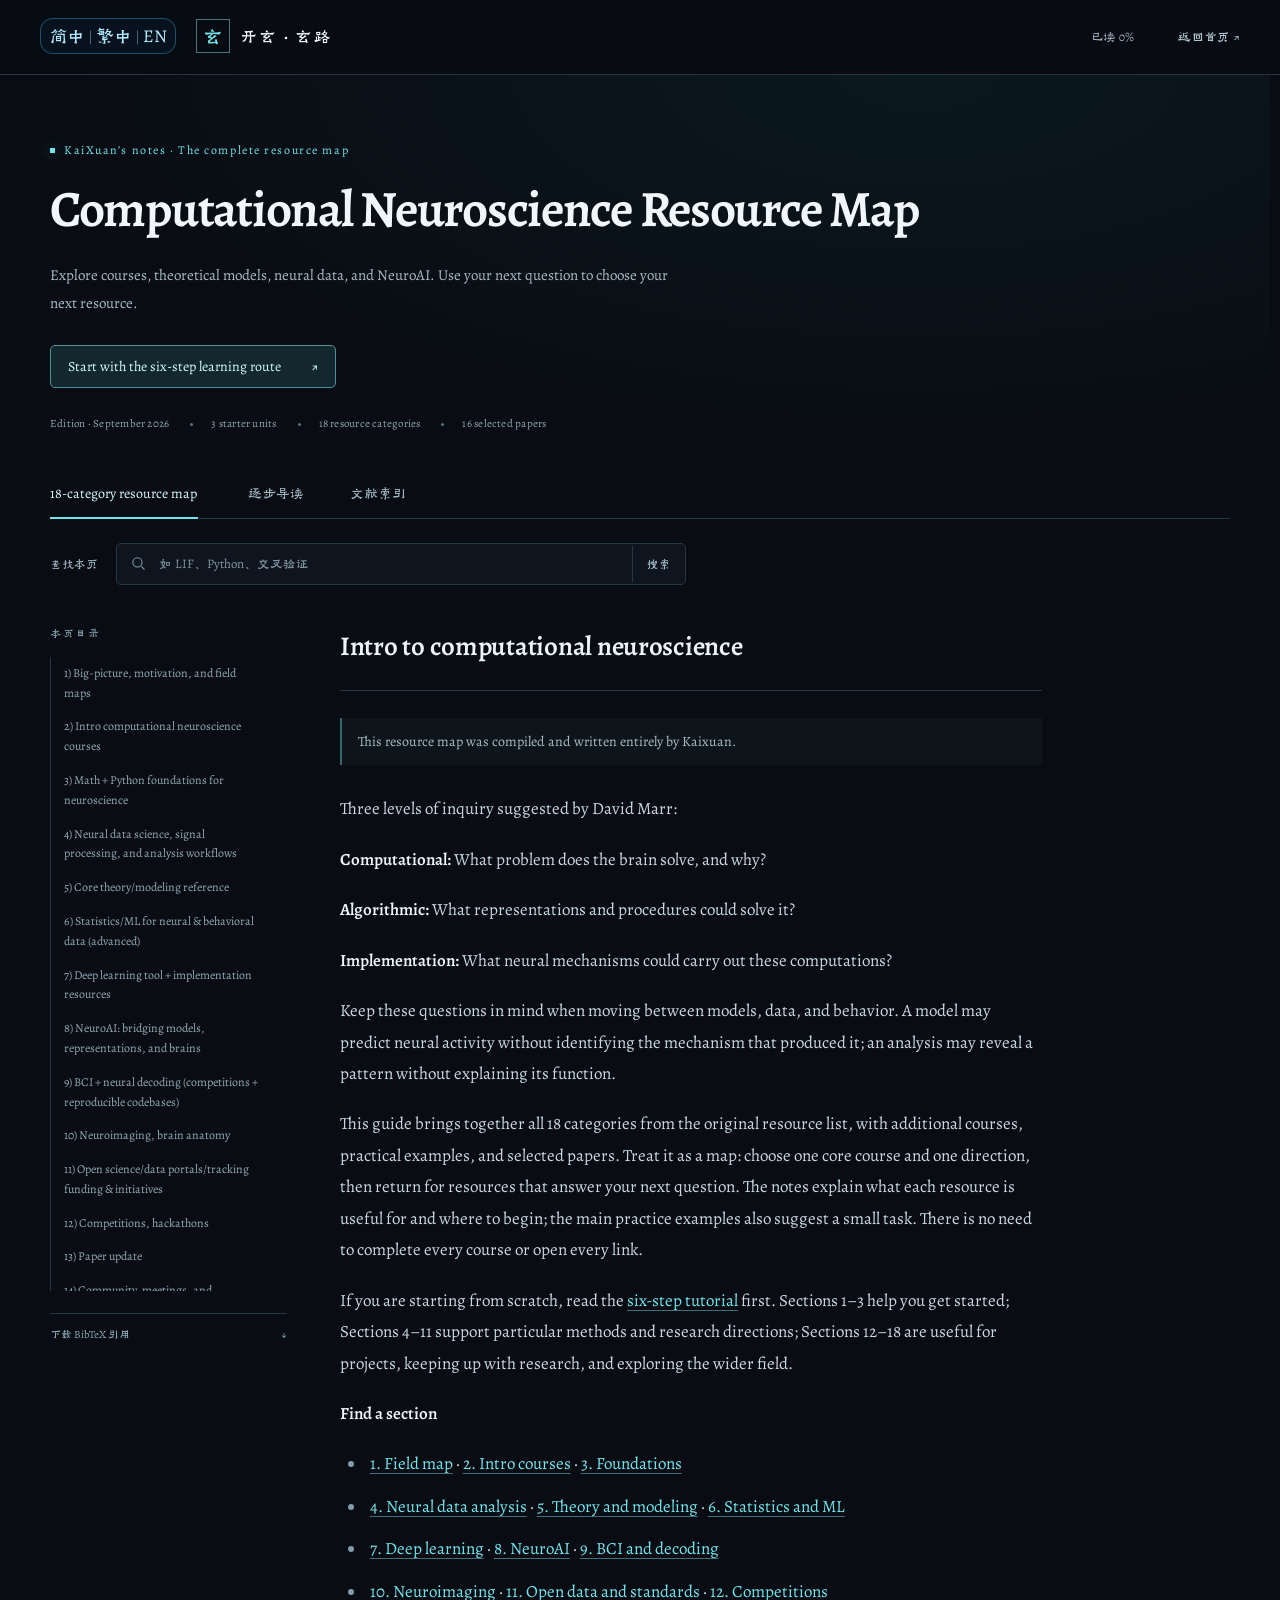
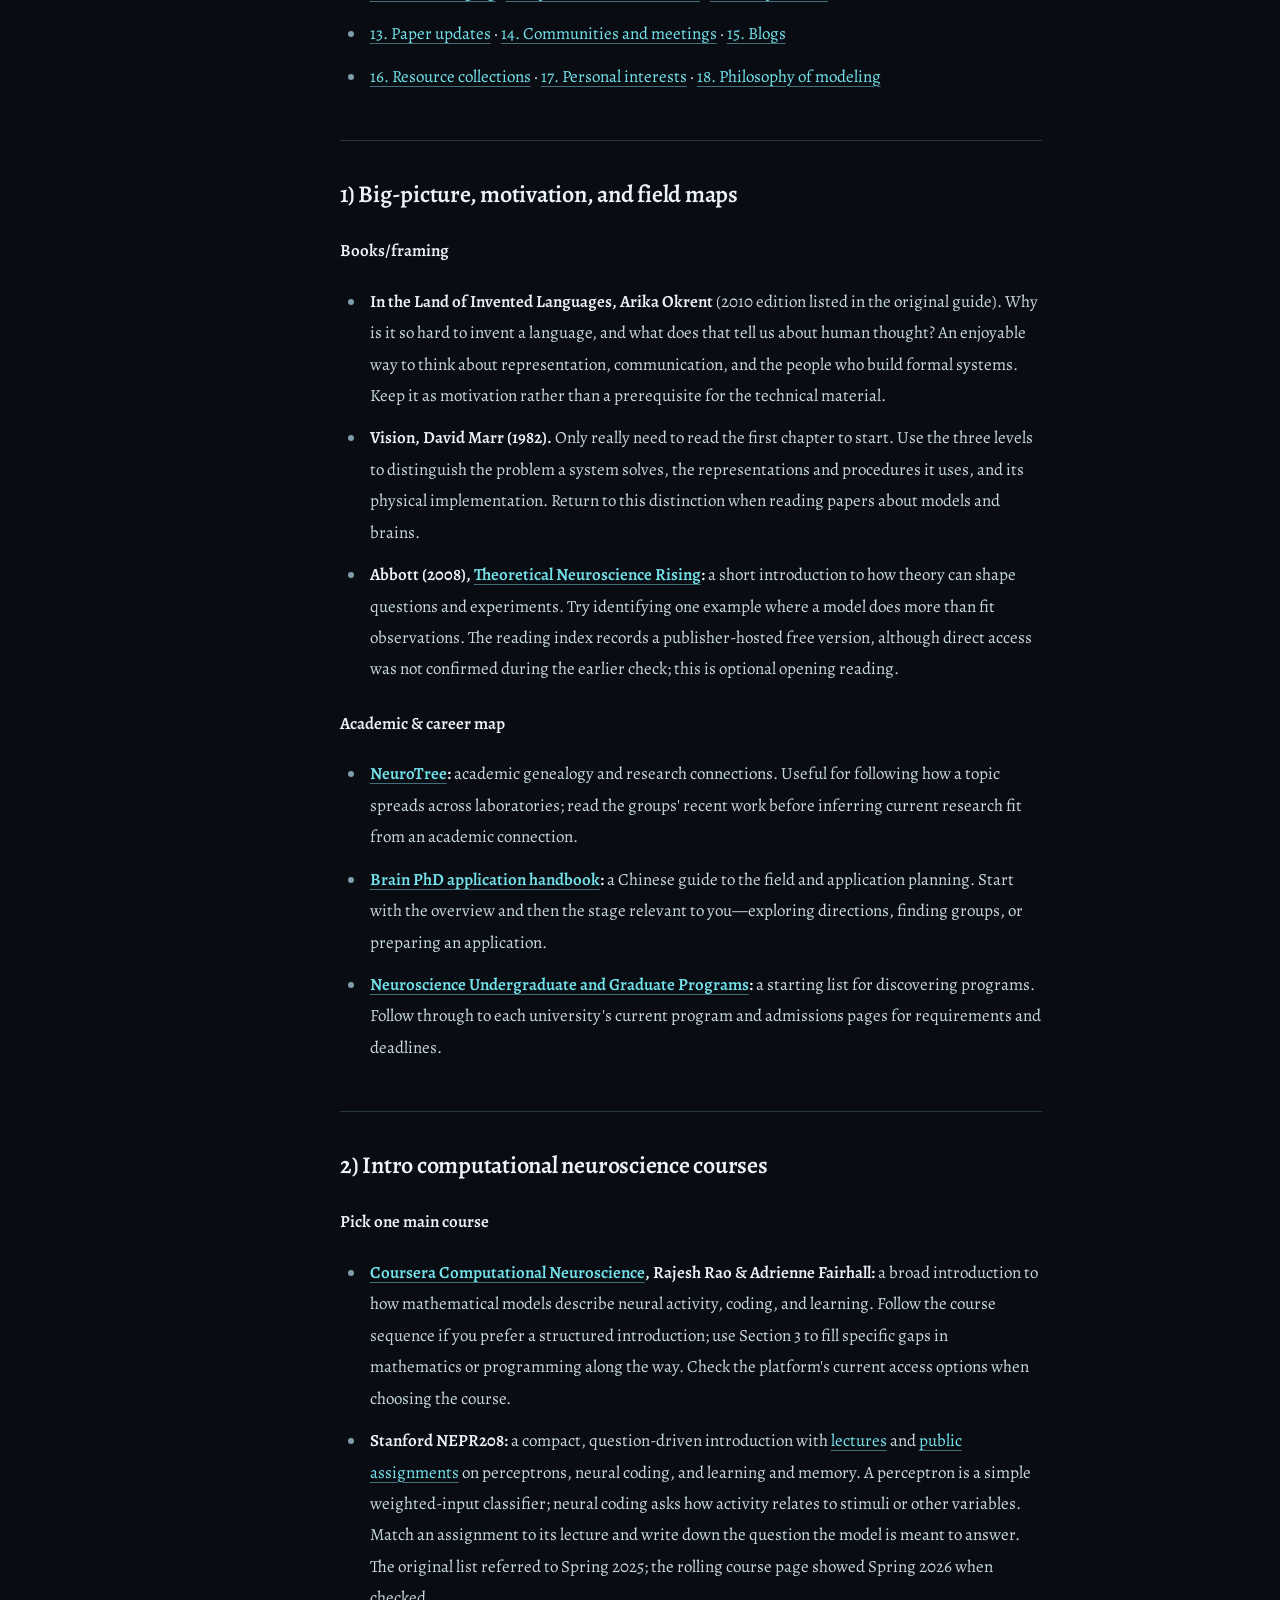
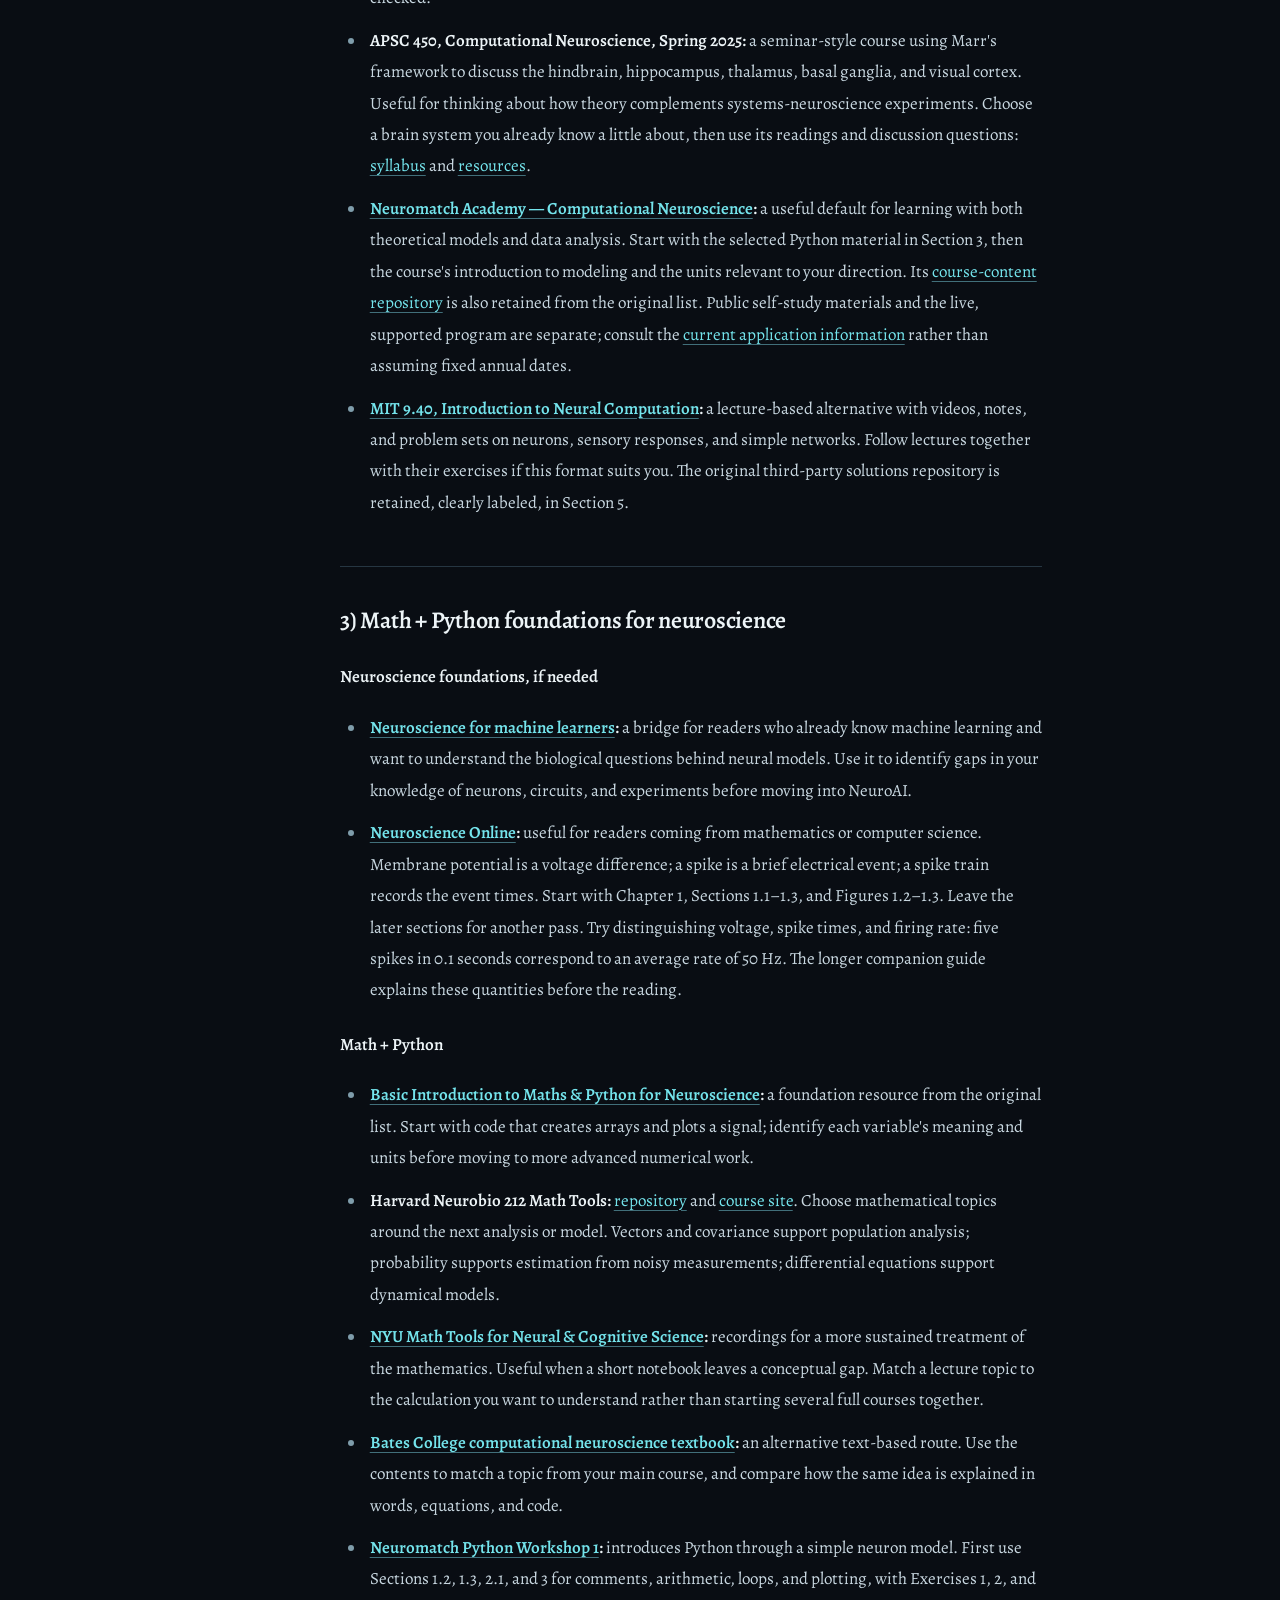
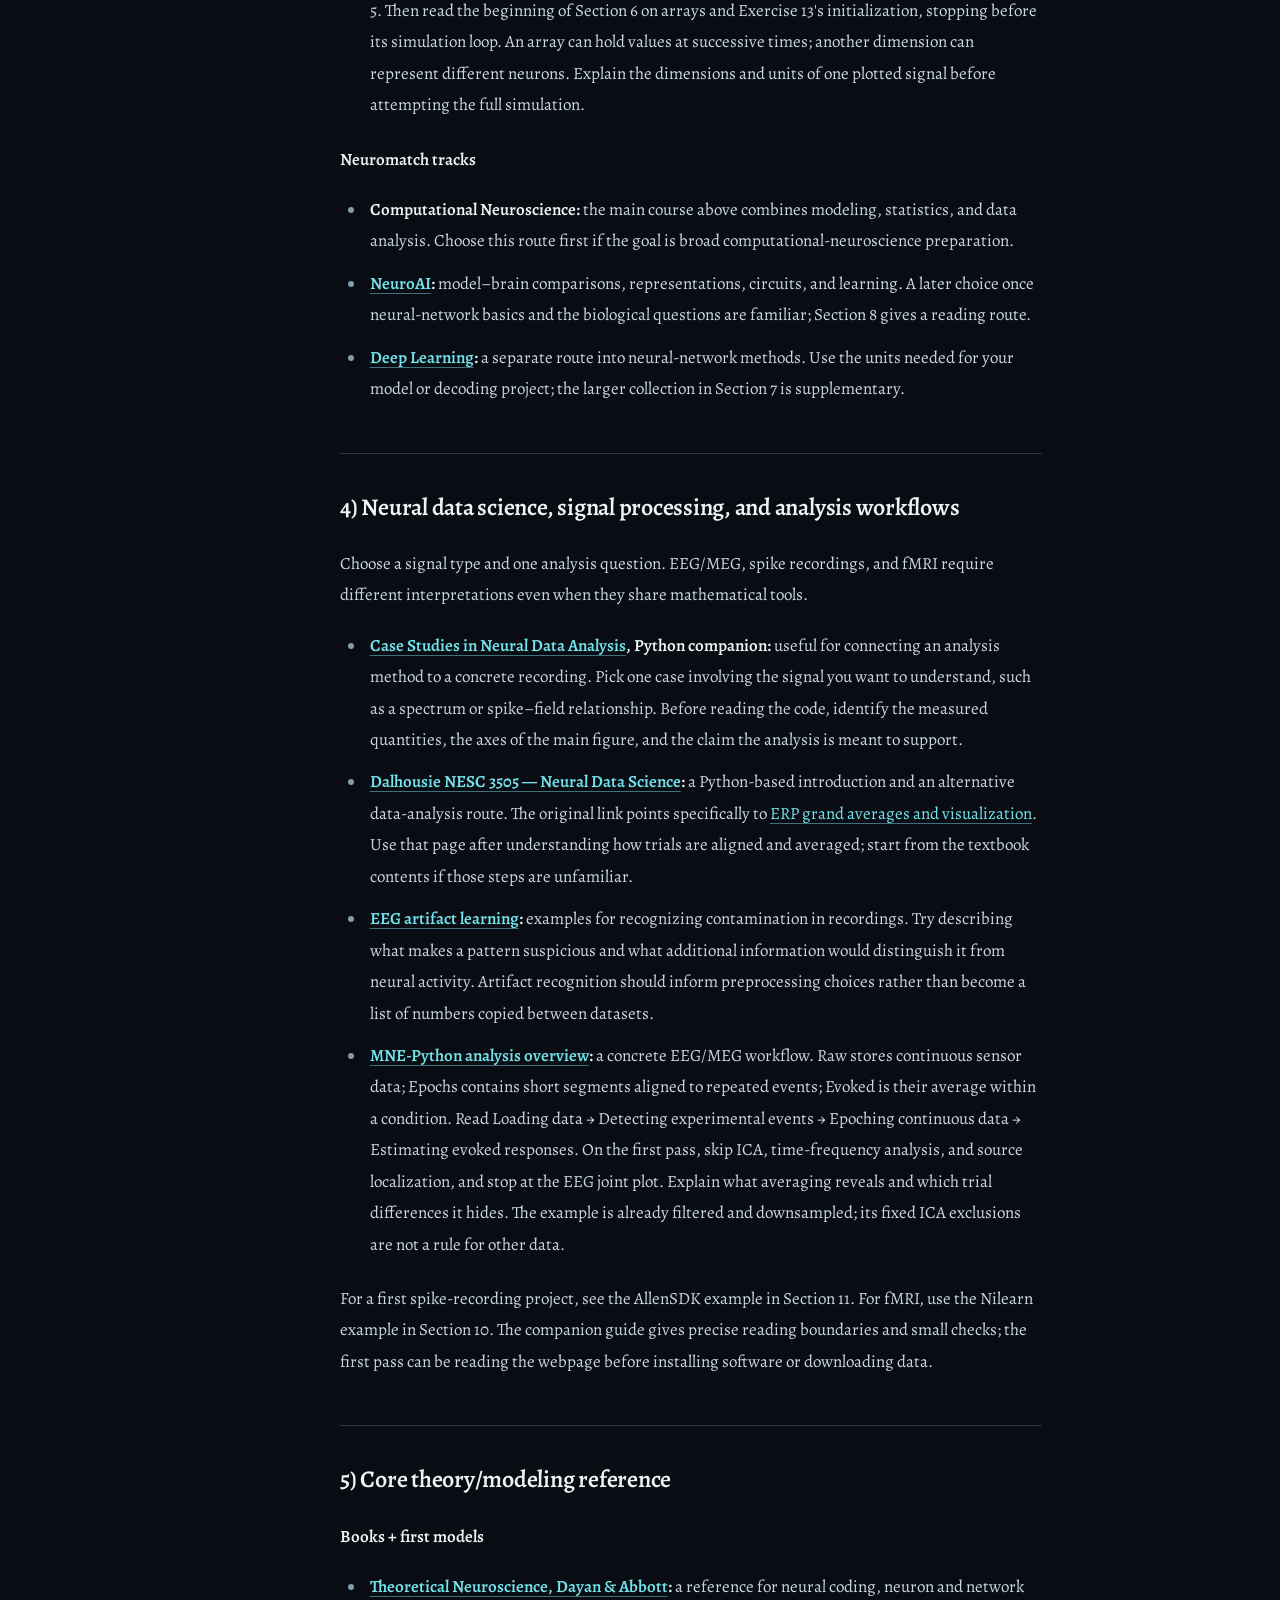
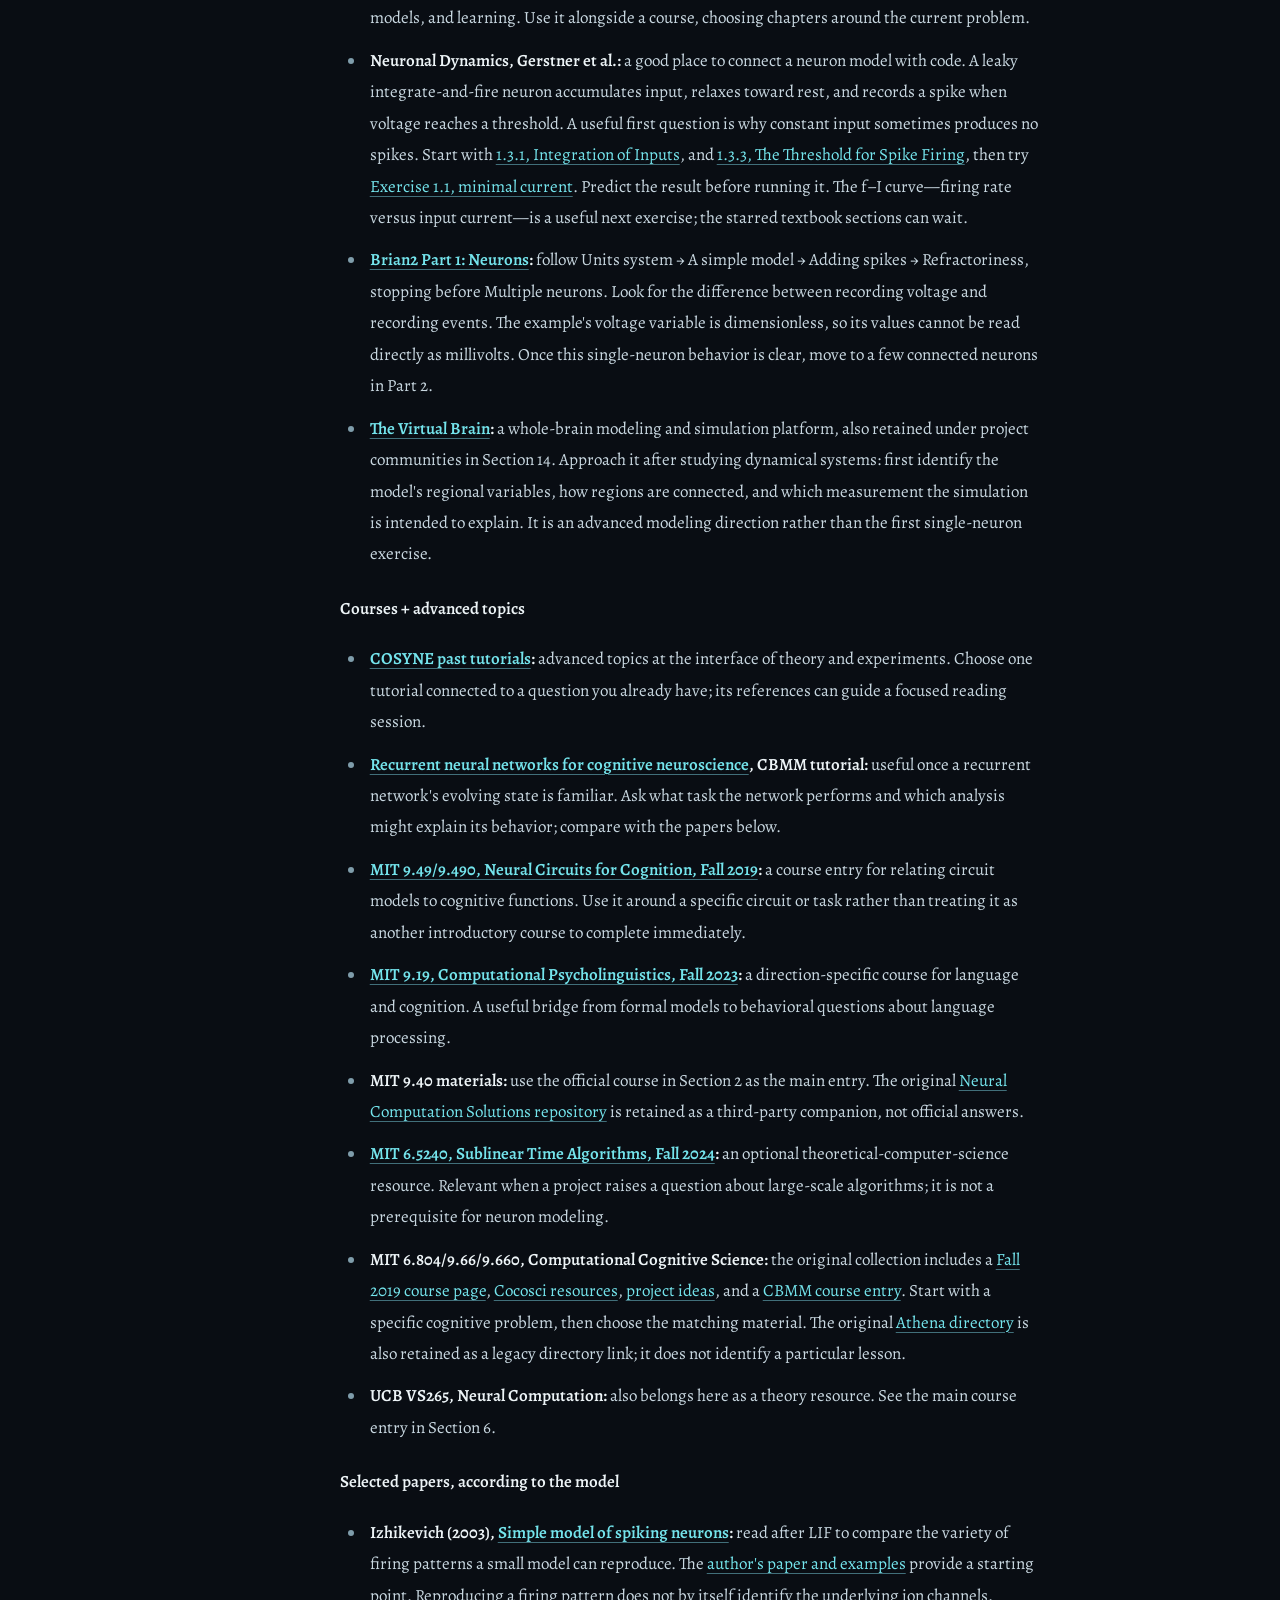
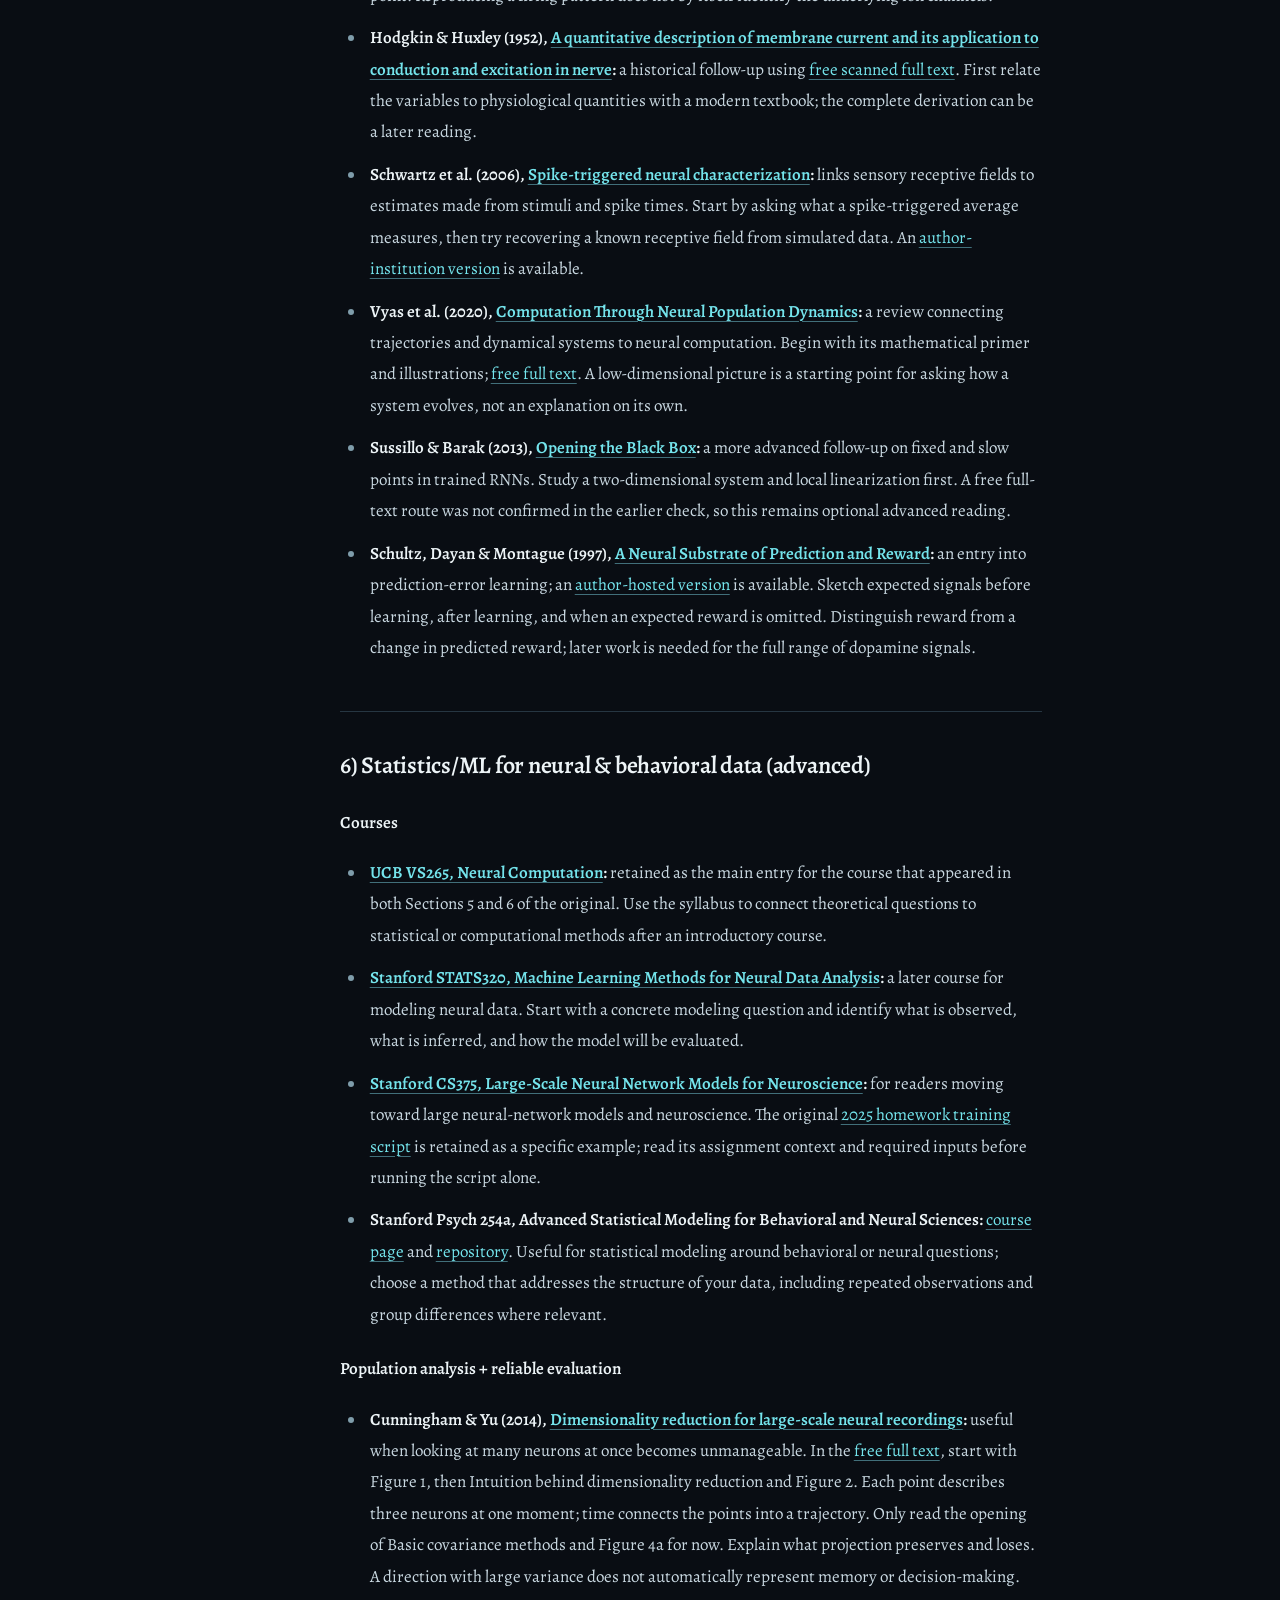
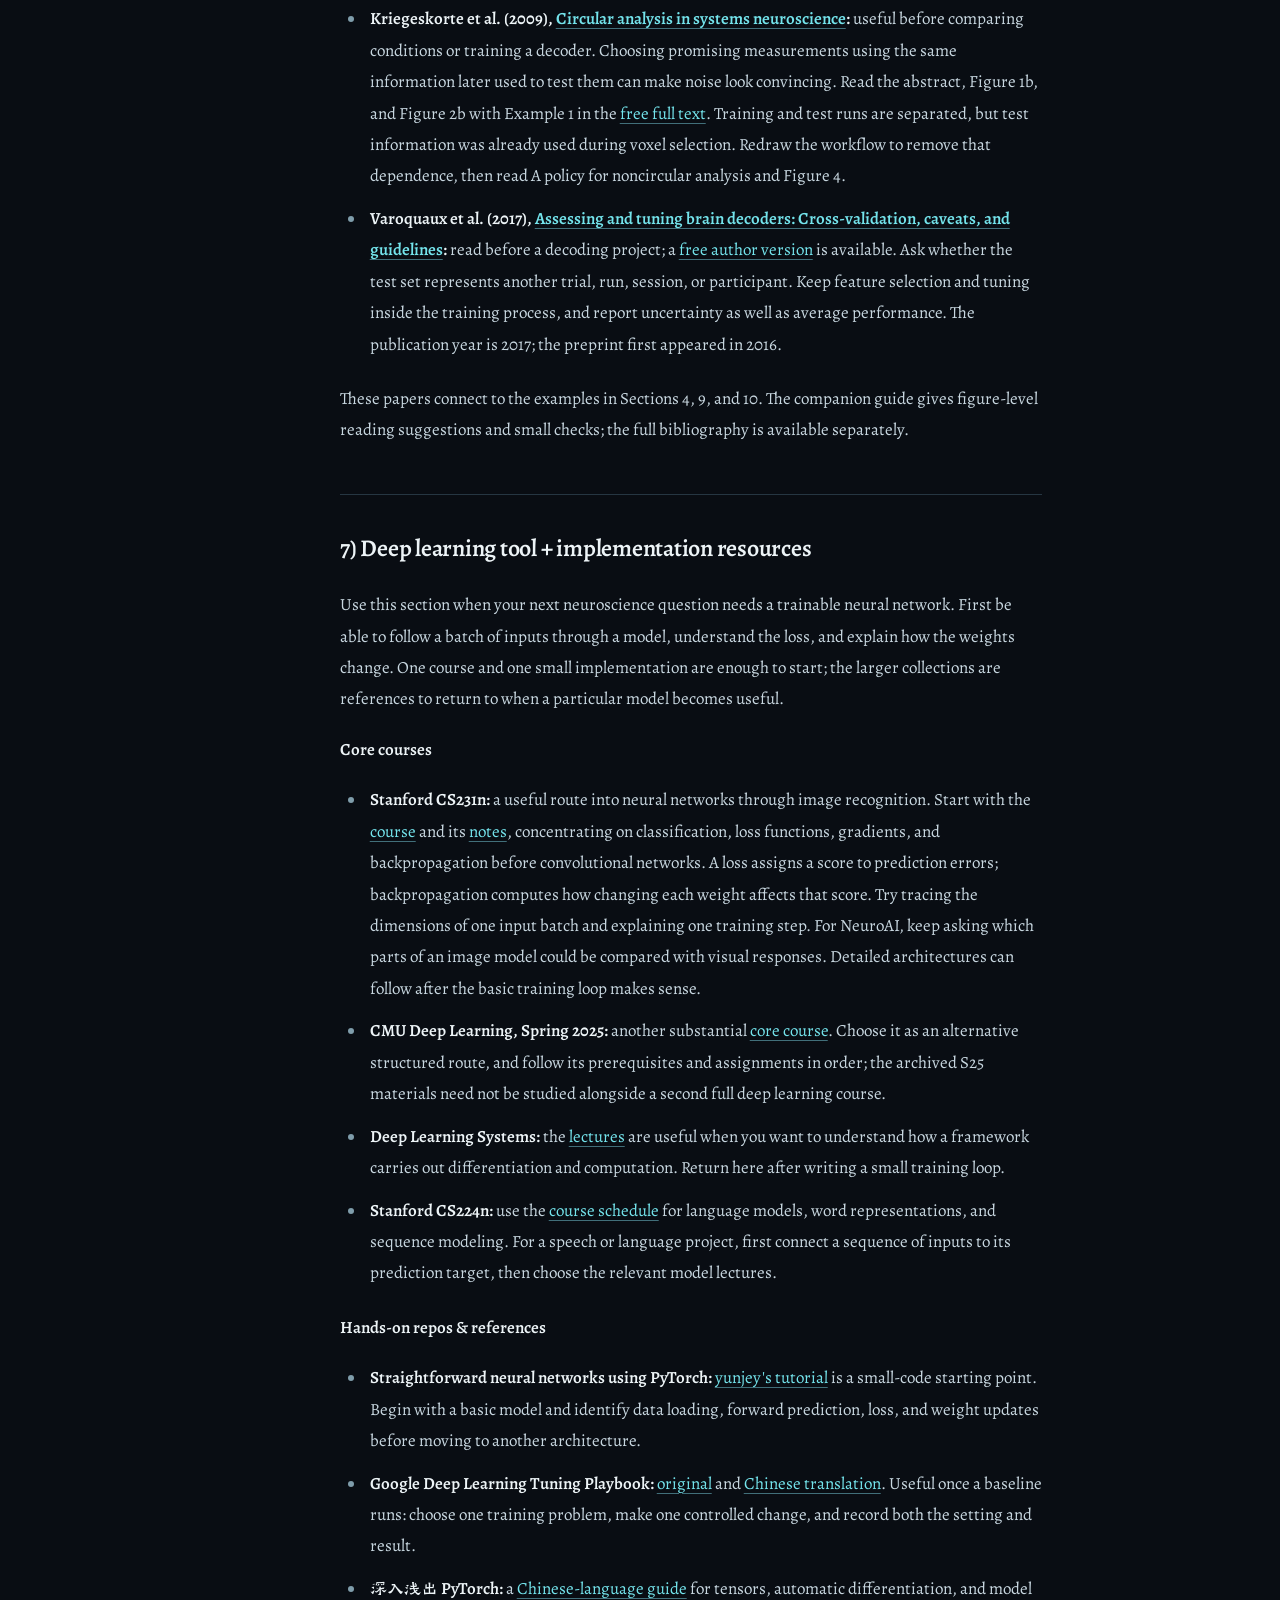
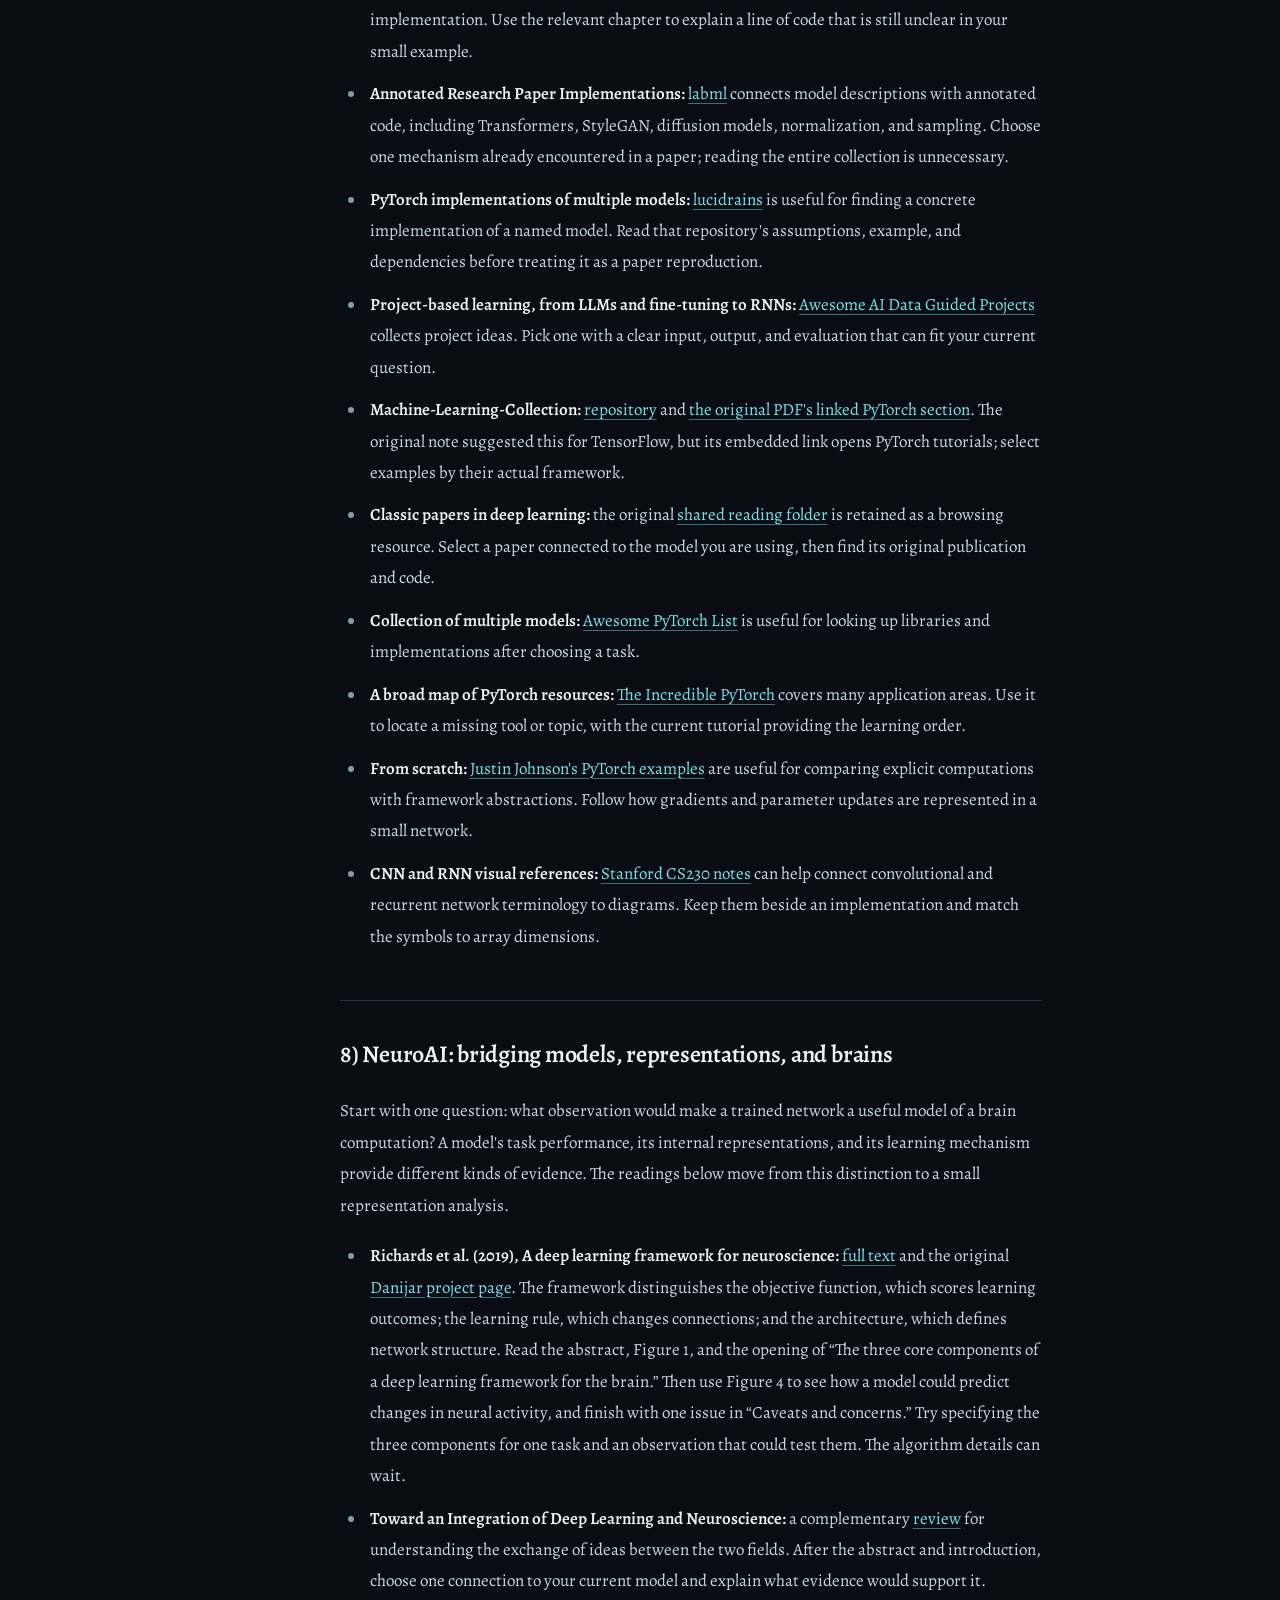
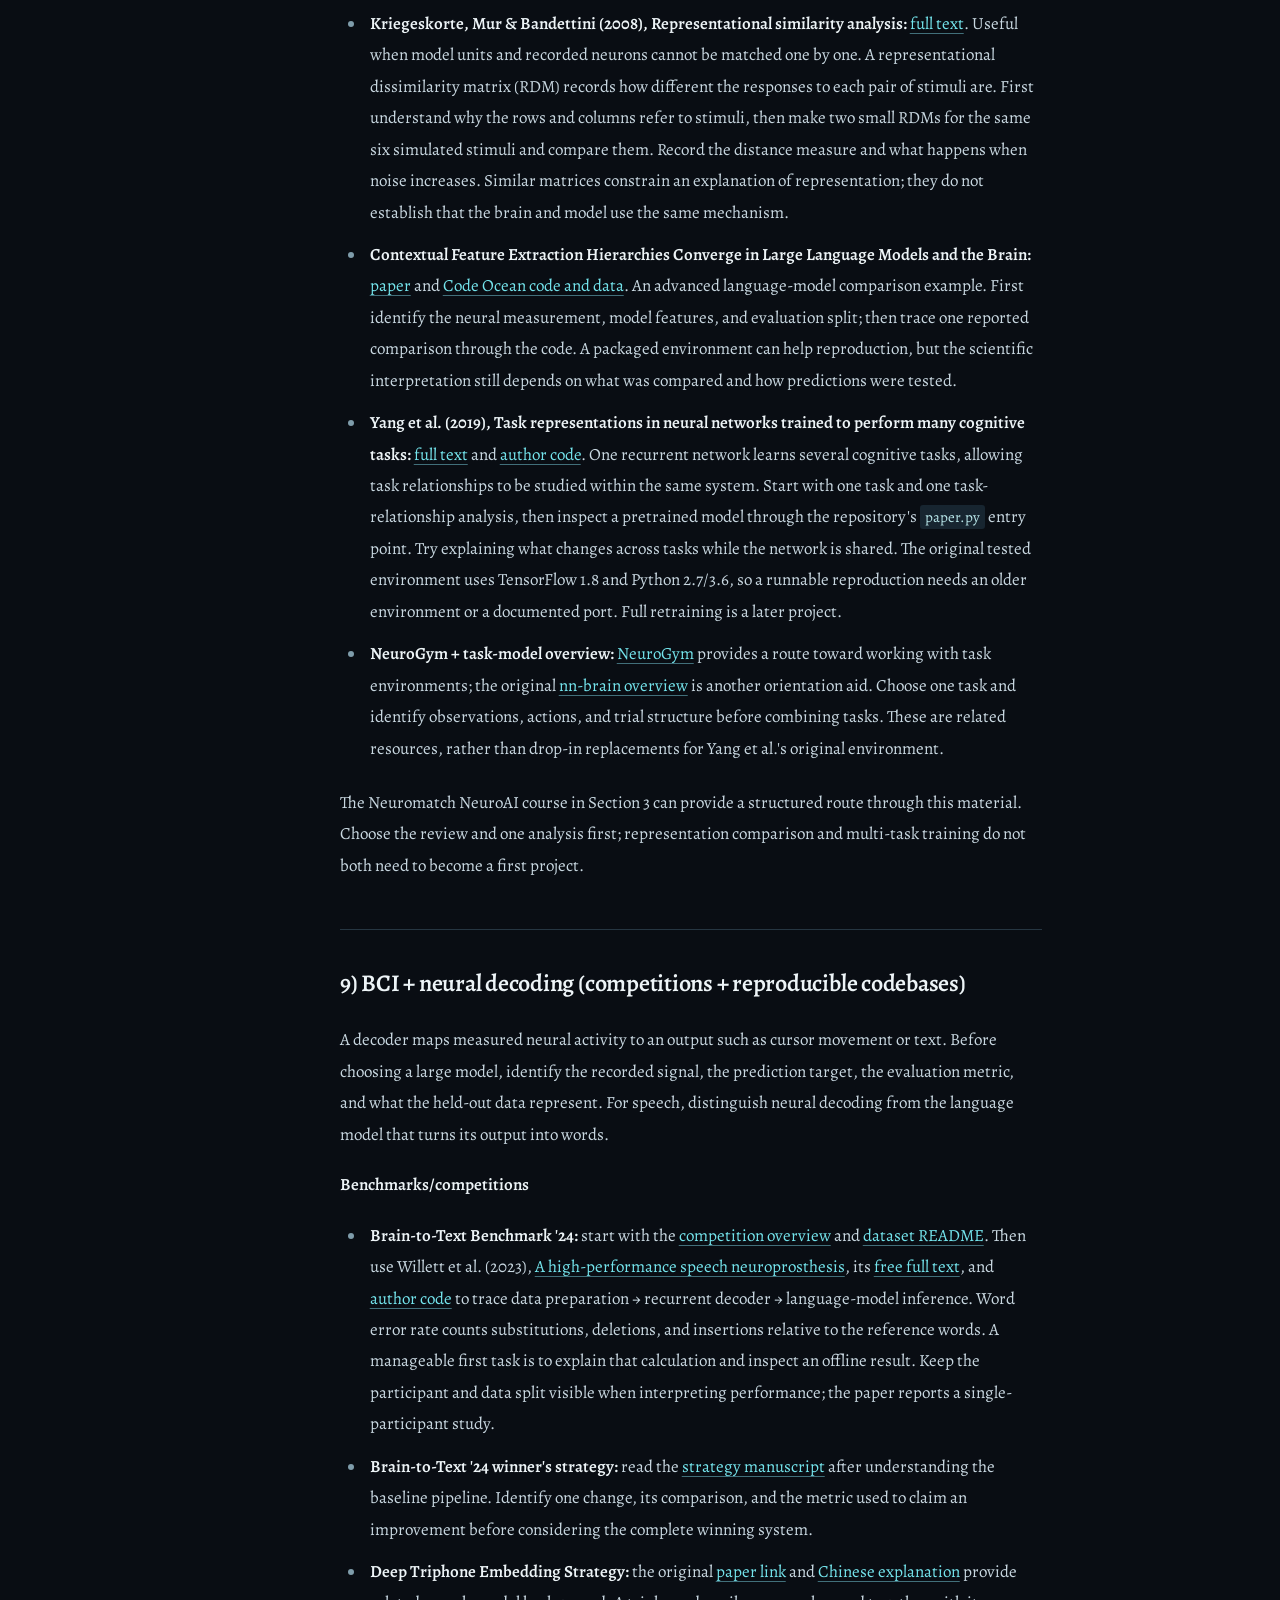
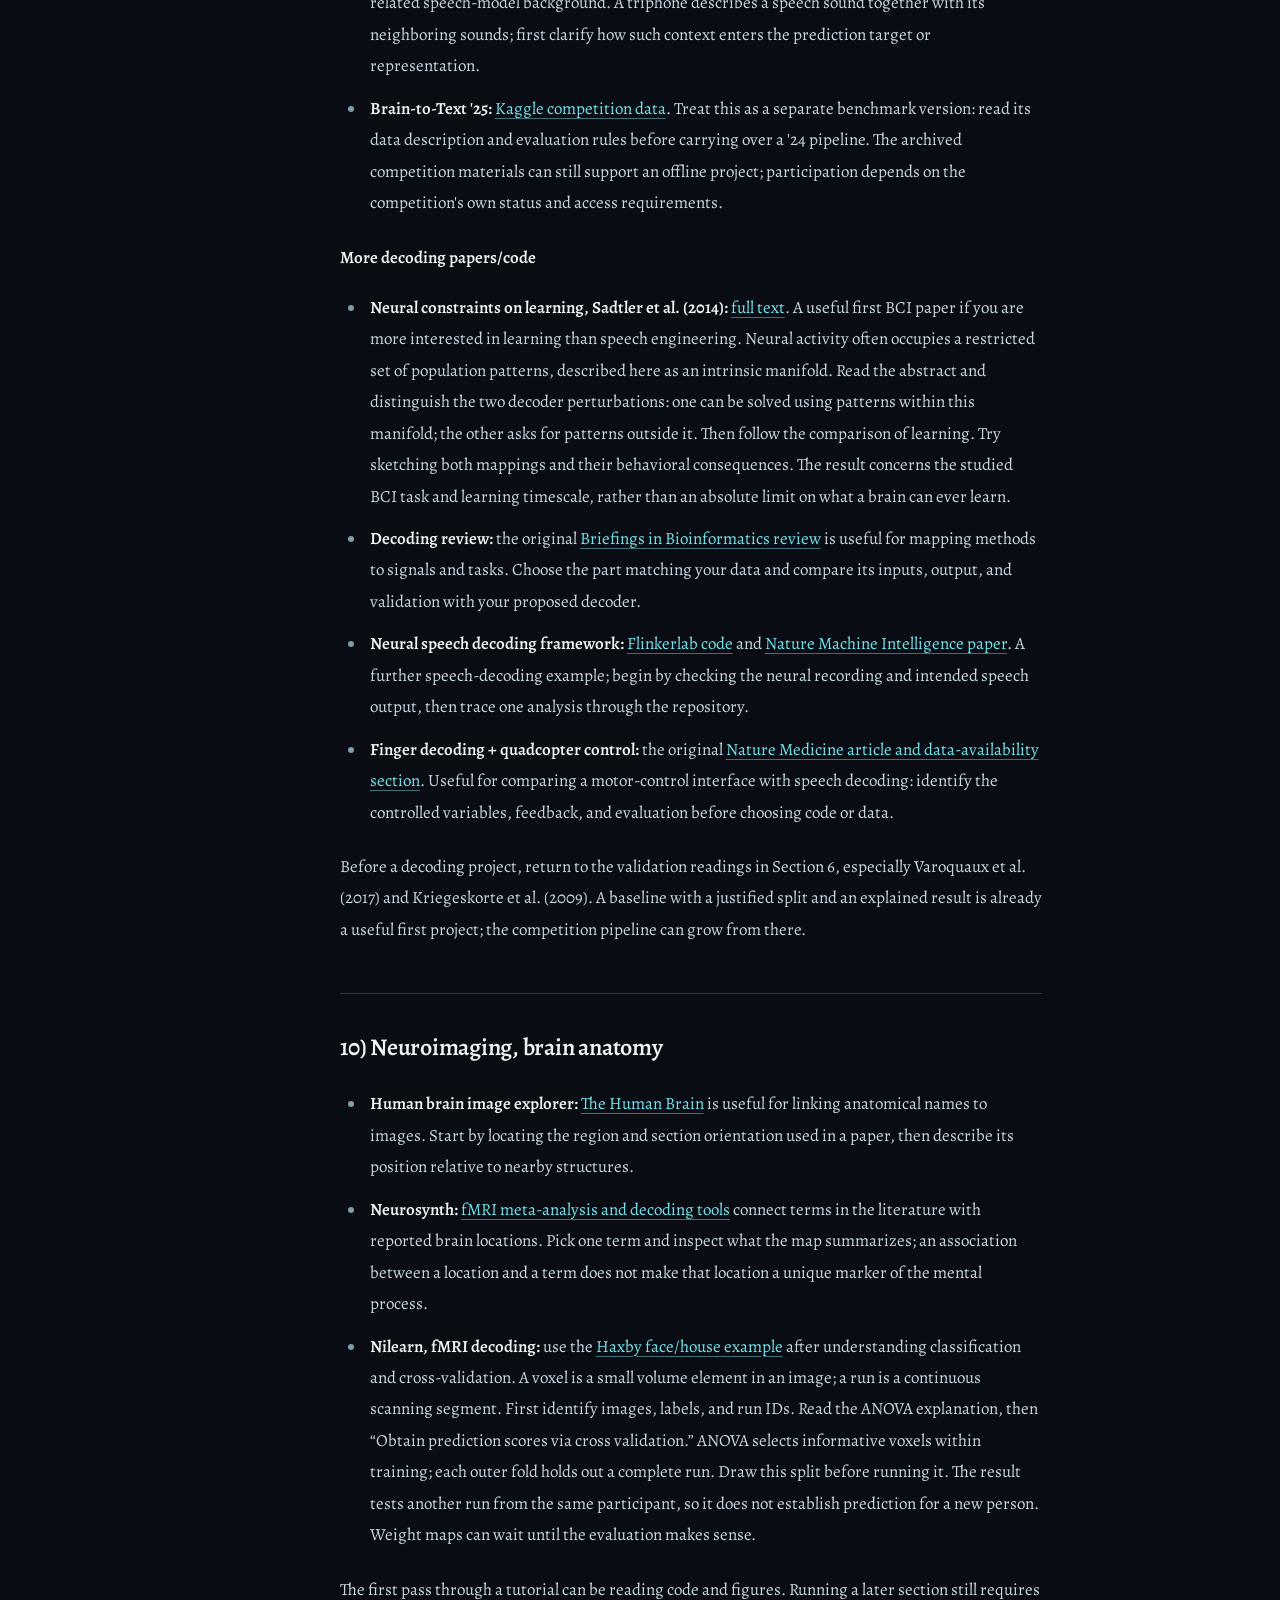
<file: tutorial-resources.html>
<!DOCTYPE html>

<html data-language="zh" lang="zh-Hans">
<head>
<meta charset="utf-8"/><script src="./tutorial-entry-v9.js"></script>
<meta content="width=device-width, initial-scale=1" name="viewport"/>
<meta content="#090d13" name="theme-color"/>
<title>资源与文献索引 · 开玄 · 玄路</title>
<meta content="查找课程入口、实践工具与 16 篇分层文献。先选择问题，再回到相应的资源与阅读卡片。" name="description"/>
<link href="./favicon.svg" rel="icon" type="image/svg+xml"/>
<link href="./assets/site-fonts-v7.css" rel="stylesheet"/>
<link href="./tutorial-v9.css" rel="stylesheet"/>
<script defer="" src="./tutorial-v9.js"></script>
<link href="./language-labels-v11.css" rel="stylesheet"/></head>
<body data-page-title-en="Resources &amp; Reading Index" data-page-title-tw="資源與文獻索引" data-page-title-zh="资源与文献索引" data-reader-original-lang="zh-Hans" data-tutorial-view="resources">
<a class="skip-link" href="#reader"><span data-en="Skip to article" data-tw="跳到正文" data-zh="跳到正文">跳到正文</span></a>
<header class="site-header">
<div class="header-inner"><div class="header-brand"><div class="language-picker">
<button aria-controls="language-options" aria-expanded="false" aria-label="选择语言" class="language-toggle" id="language-toggle" title="选择语言" type="button"><span class="language-label" lang="zh-Hans">简中</span><span aria-hidden="true" class="language-toggle-divider">|</span><span class="language-label" lang="zh-Hant">繁中</span><span aria-hidden="true" class="language-toggle-divider">|</span><span class="language-label" lang="en">EN</span></button>
<div aria-label="选择语言" class="language-options" hidden="" id="language-options" role="group"><button aria-pressed="true" data-language-choice="zh" lang="zh-Hans" type="button">简体中文</button><button aria-pressed="false" data-language-choice="zh-Hant" lang="zh-Hant" type="button">繁體中文</button><button aria-pressed="false" data-language-choice="en" lang="en" type="button">English</button></div>
</div><a aria-label="开玄 · 玄路，返回首页" class="wordmark" data-aria-en="KaiXuan · XuanRoad, home" data-aria-tw="開玄 · 玄路，返回首頁" data-aria-zh="开玄 · 玄路，返回首页" href="./"><span aria-hidden="true" class="brand-mark">玄</span><span data-en="KaiXuan · XuanRoad" data-tw="開玄 · 玄路" data-zh="开玄 · 玄路">开玄 · 玄路</span></a></div><div class="header-actions"><span class="reading-label" id="reading-label"><span data-tw="已讀 0%" data-zh="已读 0%">已读 0%</span></span><a href="./"><span data-en="Home" data-tw="返回首頁" data-zh="返回首页">返回首页</span> <span aria-hidden="true">↗</span></a></div></div>
<div aria-hidden="true" class="reading-track"><div id="reading-progress"></div></div>
</header>
<main id="main">
<div class="hero">
<p class="eyebrow"><span aria-hidden="true"></span><span data-en="KaiXuan’s notes · Resources and further reading" data-tw="開玄的學習筆記 · 查詢與延伸" data-zh="开玄的学习笔记 · 查询与延伸">开玄的学习笔记 · 查询与延伸</span></p>
<p class="display-title" data-en="Resources &amp; Reading Index" data-tw="資源與文獻索引" data-zh="资源与文献索引">资源与文献索引</p>
<p class="hero-lead" data-en="Find course entry points, practical tools, and 16 selected papers. Choose a question, then return to the relevant resources and reading cards." data-tw="查找課程入口、實踐工具與 16 篇分層文獻。先選擇問題，再回到相應的資源與閱讀卡片。" data-zh="查找课程入口、实践工具与 16 篇分层文献。先选择问题，再回到相应的资源与阅读卡片。">查找课程入口、实践工具与 16 篇分层文献。先选择问题，再回到相应的资源与阅读卡片。</p>
<div class="hero-actions"><a class="primary-link" download="" href="./references.bib"><span data-en="Download BibTeX citations" data-tw="下載 BibTeX 引用" data-zh="下载 BibTeX 引用">下载 BibTeX 引用</span> <span aria-hidden="true">↓</span></a></div>
<div class="hero-meta"><span data-en="Edition · September 2026" data-tw="收錄版本 · 2026.09" data-zh="收录版本 · 2026.09">收录版本 · 2026.09</span><span data-en="3 starter units" data-tw="3 個起步單元" data-zh="3 个起步单元">3 个起步单元</span><span data-en="18 resource categories" data-tw="18 類資源" data-zh="18 类资源">18 类资源</span><span data-en="16 selected papers" data-tw="16 篇文獻" data-zh="16 篇文献">16 篇文献</span></div>

</div>
<div class="reader-shell">
<nav aria-label="教程视图" class="view-tabs" data-aria-en="Tutorial views" data-aria-tw="教程視圖" data-aria-zh="教程视图"><a href="./tutorial-map.html"><span data-en="18-category resource map" data-tw="18-category resource map" data-zh="18-category resource map">18-category resource map</span></a><a href="./tutorial.html"><span data-en="Guided tutorial" data-tw="逐步導讀" data-zh="逐步导读">逐步导读</span></a><a aria-current="page" href="./tutorial-resources.html"><span data-en="Reading index" data-tw="文獻索引" data-zh="文献索引">文献索引</span></a></nav>
<section aria-label="搜索本页内容" class="search-panel" data-aria-en="Search this page" data-aria-tw="搜索本頁內容" data-aria-zh="搜索本页内容">
<form id="search-form" role="search">
<label for="section-search"><span data-en="Search this page" data-tw="查找本頁" data-zh="查找本页">查找本页</span></label>
<div class="search-input-wrap"><svg aria-hidden="true" viewbox="0 0 24 24"><circle cx="10.5" cy="10.5" r="6.5"></circle><path d="m16 16 4.5 4.5"></path></svg><input aria-controls="search-results" aria-describedby="search-status" autocomplete="off" data-placeholder-en="Try LIF, Python, or fMRI" data-placeholder-tw="如 LIF、Python、交叉驗證" data-placeholder-zh="如 LIF、Python、交叉验证" id="section-search" placeholder="如 LIF、Python、交叉验证" type="search"/><button hidden="" id="clear-search" type="reset"><span data-en="Clear" data-tw="清除" data-zh="清除">清除</span></button><button class="search-submit" type="submit"><span data-en="Search" data-tw="搜索" data-zh="搜索">搜索</span></button></div>
</form>
<p aria-live="polite" class="search-status" id="search-status" role="status"></p>
<ol class="search-results" hidden="" id="search-results"></ol>
<noscript><p class="noscript-note">页面搜索需要 JavaScript。也可以使用浏览器的“在页面中查找”，或通过目录阅读。</p></noscript>
</section>
<div class="reading-layout">
<aside class="toc-sidebar">
<details class="toc-panel" id="toc-panel" open="">
<summary><span data-en="On this page" data-tw="本頁目錄" data-zh="本页目录">本页目录</span> <span aria-hidden="true">⌄</span></summary>
<nav aria-label="本页目录" class="toc-nav" data-aria-en="On this page" data-aria-tw="本頁目錄" data-aria-zh="本页目录"><p class="toc-heading" data-en="On this page" data-tw="本頁目錄" data-zh="本页目录">本页目录</p><ol><li class="toc-level-2"><a data-toc="" href="#1-纳入原-tutorial-的方式"><span data-en="1. How to Use This Index" data-tw="1. 如何使用這份索引" data-zh="1. 如何使用这份索引">1. 如何使用这份索引</span></a></li>
<li class="toc-level-2"><a data-toc="" href="#2-主课选择继续使用原清单中的资源"><span data-en="2. Choosing a Main Course" data-tw="2. 主課選擇" data-zh="2. 主课选择">2. 主课选择</span></a></li>
<li class="toc-level-2"><a data-toc="" href="#3-补充资源优先级入口与交付物"><span data-en="3. Supplementary Resources: Priorities, Starting Points, and Deliverables" data-tw="3. 補充資源：優先級、入口與交付物" data-zh="3. 补充资源：优先级、入口与交付物">3. 补充资源：优先级、入口与交付物</span></a></li>
<li class="toc-level-3"><a data-toc="" href="#r01--neuroscience-onlineuthealth-mcgovern-medical-school"><span data-en="R01 · Neuroscience Online (UTHealth McGovern Medical School)" data-tw="R01 · Neuroscience Online（UTHealth McGovern Medical School）" data-zh="R01 · Neuroscience Online（UTHealth McGovern Medical School）">R01 · Neuroscience Online（UTHealth McGovern Medical School）</span></a></li>
<li class="toc-level-3"><a data-toc="" href="#r02--neuronal-dynamics-在线书配套-python-exercises"><span data-en="R02 · Neuronal Dynamics Online Book + Accompanying Python Exercises" data-tw="R02 · Neuronal Dynamics 在線書＋配套 Python Exercises" data-zh="R02 · Neuronal Dynamics 在线书＋配套 Python Exercises">R02 · Neuronal Dynamics 在线书＋配套 Python Exercises</span></a></li>
<li class="toc-level-3"><a data-toc="" href="#r03--brian2-官方交互教程"><span data-en="R03 · Brian2 Official Interactive Tutorials" data-tw="R03 · Brian2 官方交互教程" data-zh="R03 · Brian2 官方交互教程">R03 · Brian2 官方交互教程</span></a></li>
<li class="toc-level-3"><a data-toc="" href="#r04--mne-python-官方-megeeg-教程"><span data-en="R04 · MNE-Python Official MEG/EEG Tutorials" data-tw="R04 · MNE-Python 官方 MEG/EEG 教程" data-zh="R04 · MNE-Python 官方 MEG/EEG 教程">R04 · MNE-Python 官方 MEG/EEG 教程</span></a></li>
<li class="toc-level-3"><a data-toc="" href="#r05--nilearn-官方-fmri-入门与-haxby-解码示例"><span data-en="R05 · Nilearn Official fMRI Introduction and Haxby Decoding Example" data-tw="R05 · Nilearn 官方 fMRI 入門與 Haxby 解碼示例" data-zh="R05 · Nilearn 官方 fMRI 入门与 Haxby 解码示例">R05 · Nilearn 官方 fMRI 入门与 Haxby 解码示例</span></a></li>
<li class="toc-level-3"><a data-toc="" href="#r06--allensdk-visual-coding-neuropixels-quick-start"><span data-en="R06 · AllenSDK Visual Coding Neuropixels Quick Start" data-tw="R06 · AllenSDK Visual Coding Neuropixels Quick Start" data-zh="R06 · AllenSDK Visual Coding Neuropixels Quick Start">R06 · AllenSDK Visual Coding Neuropixels Quick Start</span></a></li>
<li class="toc-level-3"><a data-toc="" href="#r07--dandistreaming-and-interacting-with-nwb-data"><span data-en="R07 · DANDI: Streaming and Interacting with NWB Data" data-tw="R07 · DANDI：Streaming and interacting with NWB data" data-zh="R07 · DANDI：Streaming and interacting with NWB data">R07 · DANDI：Streaming and interacting with NWB data</span></a></li>
<li class="toc-level-2"><a data-toc="" href="#4-文献从哪里开始"><span data-en="4. Where to Start in the Literature" data-tw="4. 文獻從哪裡開始" data-zh="4. 文献从哪里开始">4. 文献从哪里开始</span></a></li>
<li class="toc-level-2"><a data-toc="" href="#5-文献卡片16-篇"><span data-en="5. Paper Cards (16 Papers)" data-tw="5. 文獻卡片（16 篇）" data-zh="5. 文献卡片（16 篇）">5. 文献卡片（16 篇）</span></a></li>
<li class="toc-level-3"><a data-toc="" href="#p01--abbott-2008"><span data-en="P01 · Abbott (2008)" data-tw="P01 · Abbott (2008)" data-zh="P01 · Abbott (2008)">P01 · Abbott (2008)</span></a></li>
<li class="toc-level-3"><a data-toc="" href="#p02--kriegeskorte-et-al-2009"><span data-en="P02 · Kriegeskorte et al. (2009)" data-tw="P02 · Kriegeskorte et al. (2009)" data-zh="P02 · Kriegeskorte et al. (2009)">P02 · Kriegeskorte et al. (2009)</span></a></li>
<li class="toc-level-3"><a data-toc="" href="#p03--izhikevich-2003"><span data-en="P03 · Izhikevich (2003)" data-tw="P03 · Izhikevich (2003)" data-zh="P03 · Izhikevich (2003)">P03 · Izhikevich (2003)</span></a></li>
<li class="toc-level-3"><a data-toc="" href="#p04--hodgkin--huxley-1952"><span data-en="P04 · Hodgkin &amp; Huxley (1952)" data-tw="P04 · Hodgkin &amp; Huxley (1952)" data-zh="P04 · Hodgkin &amp; Huxley (1952)">P04 · Hodgkin &amp; Huxley (1952)</span></a></li>
<li class="toc-level-3"><a data-toc="" href="#p05--schwartz-et-al-2006"><span data-en="P05 · Schwartz et al. (2006)" data-tw="P05 · Schwartz et al. (2006)" data-zh="P05 · Schwartz et al. (2006)">P05 · Schwartz et al. (2006)</span></a></li>
<li class="toc-level-3"><a data-toc="" href="#p06--cunningham--yu-2014"><span data-en="P06 · Cunningham &amp; Yu (2014)" data-tw="P06 · Cunningham &amp; Yu (2014)" data-zh="P06 · Cunningham &amp; Yu (2014)">P06 · Cunningham &amp; Yu (2014)</span></a></li>
<li class="toc-level-3"><a data-toc="" href="#p07--varoquaux-et-al-2017"><span data-en="P07 · Varoquaux et al. (2017)" data-tw="P07 · Varoquaux et al. (2017)" data-zh="P07 · Varoquaux et al. (2017)">P07 · Varoquaux et al. (2017)</span></a></li>
<li class="toc-level-3"><a data-toc="" href="#p08--jonas--kording-2017"><span data-en="P08 · Jonas &amp; Kording (2017)" data-tw="P08 · Jonas &amp; Kording (2017)" data-zh="P08 · Jonas &amp; Kording (2017)">P08 · Jonas &amp; Kording (2017)</span></a></li>
<li class="toc-level-3"><a data-toc="" href="#p09--vyas-et-al-2020"><span data-en="P09 · Vyas et al. (2020)" data-tw="P09 · Vyas et al. (2020)" data-zh="P09 · Vyas et al. (2020)">P09 · Vyas et al. (2020)</span></a></li>
<li class="toc-level-3"><a data-toc="" href="#p10--sussillo--barak-2013"><span data-en="P10 · Sussillo &amp; Barak (2013)" data-tw="P10 · Sussillo &amp; Barak (2013)" data-zh="P10 · Sussillo &amp; Barak (2013)">P10 · Sussillo &amp; Barak (2013)</span></a></li>
<li class="toc-level-3"><a data-toc="" href="#p11--richards-et-al-2019"><span data-en="P11 · Richards et al. (2019)" data-tw="P11 · Richards et al. (2019)" data-zh="P11 · Richards et al. (2019)">P11 · Richards et al. (2019)</span></a></li>
<li class="toc-level-3"><a data-toc="" href="#p12--kriegeskorte-et-al-2008"><span data-en="P12 · Kriegeskorte et al. (2008)" data-tw="P12 · Kriegeskorte et al. (2008)" data-zh="P12 · Kriegeskorte et al. (2008)">P12 · Kriegeskorte et al. (2008)</span></a></li>
<li class="toc-level-3"><a data-toc="" href="#p13--yang-et-al-2019"><span data-en="P13 · Yang et al. (2019)" data-tw="P13 · Yang et al. (2019)" data-zh="P13 · Yang et al. (2019)">P13 · Yang et al. (2019)</span></a></li>
<li class="toc-level-3"><a data-toc="" href="#p14--schultz-et-al-1997"><span data-en="P14 · Schultz et al. (1997)" data-tw="P14 · Schultz et al. (1997)" data-zh="P14 · Schultz et al. (1997)">P14 · Schultz et al. (1997)</span></a></li>
<li class="toc-level-3"><a data-toc="" href="#p15--sadtler-et-al-2014"><span data-en="P15 · Sadtler et al. (2014)" data-tw="P15 · Sadtler et al. (2014)" data-zh="P15 · Sadtler et al. (2014)">P15 · Sadtler et al. (2014)</span></a></li>
<li class="toc-level-3"><a data-toc="" href="#p16--willett-et-al-2023"><span data-en="P16 · Willett et al. (2023)" data-tw="P16 · Willett et al. (2023)" data-zh="P16 · Willett et al. (2023)">P16 · Willett et al. (2023)</span></a></li>
<li class="toc-level-2"><a data-toc="" href="#6-可直接加入第-8-页的论文阅读卡"><span data-en="6. Paper Reading Card" data-tw="6. 論文閱讀卡" data-zh="6. 论文阅读卡">6. 论文阅读卡</span></a></li>
<li class="toc-level-2"><a data-toc="" href="#7-核查范围与维护"><span data-en="7. Verification Scope and Maintenance" data-tw="7. 核查範圍與維護" data-zh="7. 核查范围与维护">7. 核查范围与维护</span></a></li></ol></nav>
</details>
<div class="source-links"><a download="" href="./references.bib"><span data-en="Download BibTeX citations" data-tw="下載 BibTeX 引用" data-zh="下载 BibTeX 引用">下载 BibTeX 引用</span> <span aria-hidden="true">↓</span></a></div>
</aside>
<article class="reader" id="reader" lang="zh-Hans" tabindex="-1"><section aria-labelledby="计算神经科学资源与文献索引" class="reader-section"><h1 id="计算神经科学资源与文献索引" tabindex="-1"><span data-en="Computational Neuroscience: Resources and Reading Index" data-tw="計算神經科學：資源與文獻索引" data-zh="计算神经科学：资源与文献索引">计算神经科学：资源与文献索引</span></h1><p class="authorship-note" data-authorship="ai-assisted" data-en="This reading index was written with AI assistance." data-tw="本篇閱讀索引由 AI 輔助撰寫。" data-zh="本篇阅读索引由 AI 辅助撰写。">本篇阅读索引由 AI 辅助撰写。</p>
<p><span data-en="Use this file to look up courses, licenses, and complete bibliographic details. If you are studying the subject for the first time, start with the " data-tw="本文件用於查詢課程、許可證和完整書目。第一次學習請先看同目錄的" data-zh="本文件用于查询课程、许可证和完整书目。第一次学习请先看同目录的">本文件用于查询课程、许可证和完整书目。第一次学习请先看同目录的</span><a href="./tutorial.html"><span data-en="step-by-step guide" data-tw="逐步導讀" data-zh="逐步导读">逐步导读</span></a><span data-en=" in the same directory, then follow its specified sections and questions into the external resources." data-tw="，按指定小節和問題進入外部資源。" data-zh="，按指定小节和问题进入外部资源。">，按指定小节和问题进入外部资源。</span></p>
<p><span data-en="Verification date: 2026-09-08. This index is intended for beginners with different backgrounds in biology, mathematics, and programming, to help them complete a small project that is interpretable and reproducible." data-tw="核查日期：2026-09-08。面向有不同生物學、數學和編程基礎的初學者，幫助其完成一個可解釋、可復現的小項目。" data-zh="核查日期：2026-09-08。面向有不同生物学、数学和编程基础的初学者，帮助其完成一个可解释、可复现的小项目。">核查日期：2026-09-08。面向有不同生物学、数学和编程基础的初学者，帮助其完成一个可解释、可复现的小项目。</span></p>
<p><span data-en="It brings together 7 supplementary resources, explicit starting points for 3 main courses, and 16 papers organized by level. The recommended scope and exercises are learning suggestions, not official course requirements." data-tw="這裡整理 7 項補充資源、3 門主課的明確入口，以及 16 篇分層文獻。推薦範圍和練習僅供學習參考，不代表課程官方要求。" data-zh="这里整理 7 项补充资源、3 门主课的明确入口，以及 16 篇分层文献。推荐范围和练习仅供学习参考，不代表课程官方要求。">这里整理 7 项补充资源、3 门主课的明确入口，以及 16 篇分层文献。推荐范围和练习仅供学习参考，不代表课程官方要求。</span></p>
</section><section aria-labelledby="1-纳入原-tutorial-的方式" class="reader-section"><h2 id="1-纳入原-tutorial-的方式" tabindex="-1"><span data-en="1. How to Use This Index" data-tw="1. 如何使用這份索引" data-zh="1. 如何使用这份索引">1. 如何使用这份索引</span></h2>
<p><span data-en="Choose only one main course. First fill the prerequisite gaps relevant to your background, then complete a small exercise, and turn to the literature according to your project's questions. You do not need to study every elective resource on single-neuron models, neural data analysis, NeuroAI, and BCI." data-tw="主課只選一門。先補與自身背景不匹配的先修，再完成一個小練習，隨後根據項目問題進入文獻。單神經元模型、神經數據分析、NeuroAI 和 BCI 的選修資源無需全部學習。" data-zh="主课只选一门。先补与自身背景不匹配的先修，再完成一个小练习，随后根据项目问题进入文献。单神经元模型、神经数据分析、NeuroAI 和 BCI 的选修资源无需全部学习。">主课只选一门。先补与自身背景不匹配的先修，再完成一个小练习，随后根据项目问题进入文献。单神经元模型、神经数据分析、NeuroAI 和 BCI 的选修资源无需全部学习。</span></p>
</section><section aria-labelledby="2-主课选择继续使用原清单中的资源" class="reader-section"><h2 id="2-主课选择继续使用原清单中的资源" tabindex="-1"><span data-en="2. Choosing a Main Course" data-tw="2. 主課選擇" data-zh="2. 主课选择">2. 主课选择</span></h2>
<div aria-label="可横向滚动的表格" class="table-scroll" data-aria-en="Horizontally scrollable table" data-aria-tw="可橫向滾動的表格" data-aria-zh="可横向滚动的表格" role="region" tabindex="0"><table>
<thead>
<tr>
<th><span data-en="Main course" data-tw="主課" data-zh="主课">主课</span></th>
<th><span data-en="When to choose it" data-tw="適用情況" data-zh="适用情况">适用情况</span></th>
<th><span data-en="Starting point and scope" data-tw="明確入口與使用範圍" data-zh="明确入口与使用范围">明确入口与使用范围</span></th>
</tr>
</thead>
<tbody>
<tr>
<td>Neuromatch Computational Neuroscience</td>
<td><span data-en="The default path for independent study; suitable if you want exposure to both modeling and data analysis" data-tw="默認自學主線；希望同時接觸模型與數據分析" data-zh="默认自学主线；希望同时接触模型与数据分析">默认自学主线；希望同时接触模型与数据分析</span></td>
<td><a href="https://compneuro.neuromatch.io/tutorials/intro.html" rel="noopener noreferrer"><span data-en="Online tutorials" data-tw="在線教程" data-zh="在线教程">在线教程</span></a><span data-en="; first complete the prerequisites in Python, linear algebra, calculus, and probability and statistics, then move into modeling, model fitting, and units relevant to your chosen track. Access to public self-study materials is separate from applying to the formal program with teaching assistant support." data-tw="；先做 Python、線性代數、微積分和概率統計先修，再進入 modeling、模型擬合和方向單元。公開自學材料與正式帶助教項目申請分開。" data-zh="；先做 Python、线性代数、微积分和概率统计先修，再进入 modeling、模型拟合和方向单元。公开自学材料与正式带助教项目申请分开。">；先做 Python、线性代数、微积分和概率统计先修，再进入 modeling、模型拟合和方向单元。公开自学材料与正式带助教项目申请分开。</span></td>
</tr>
<tr>
<td>MIT 9.40 Introduction to Neural Computation</td>
<td><span data-en="If you prefer a complete university course with lecture videos and problem sets" data-tw="喜歡完整大學課程、講課視頻和習題" data-zh="喜欢完整大学课程、讲课视频和习题">喜欢完整大学课程、讲课视频和习题</span></td>
<td><a href="https://ocw.mit.edu/courses/9-40-introduction-to-neural-computation-spring-2018/" rel="noopener noreferrer"><span data-en="Official OCW" data-tw="官方 OCW" data-zh="官方 OCW">官方 OCW</span></a><span data-en="; includes lecture notes, videos, and problem sets." data-tw="；有講義、視頻和題集。" data-zh="；有讲义、视频和题集。">；有讲义、视频和题集。</span></td>
</tr>
<tr>
<td>Stanford NEPR208</td>
<td><span data-en="If you prefer learning through specific questions and a more compact set of course materials" data-tw="希望沿具體問題和較緊湊的課程材料學習" data-zh="希望沿具体问题和较紧凑的课程材料学习">希望沿具体问题和较紧凑的课程材料学习</span></td>
<td><a href="https://druckmann-lab.github.io/nepr208/" rel="noopener noreferrer"><span data-en="Course page" data-tw="課程頁" data-zh="课程页">课程页</span></a><span data-en=" and " data-tw="與" data-zh="与">与</span><a href="https://druckmann-lab.github.io/nepr208/assignments/" rel="noopener noreferrer"><span data-en="public assignments" data-tw="公開作業" data-zh="公开作业">公开作业</span></a><span data-en="; the current page is for Spring 2026, and the assignments cover perceptrons, neural coding, learning, and memory." data-tw="；當前頁面為 Spring 2026，作業覆蓋感知機、神經編碼、學習與記憶。" data-zh="；当前页面为 Spring 2026，作业覆盖感知机、神经编码、学习与记忆。">；当前页面为 Spring 2026，作业覆盖感知机、神经编码、学习与记忆。</span></td>
</tr>
</tbody>
</table></div>
<p><span data-en="These three courses are alternatives. Completing all of them is not a prerequisite for starting a small project." data-tw="三門課是替代選擇。無需以完成所有課程作為進入小項目的條件。" data-zh="三门课是替代选择。无需以完成所有课程作为进入小项目的条件。">三门课是替代选择。无需以完成所有课程作为进入小项目的条件。</span></p>
</section><section aria-labelledby="3-补充资源优先级入口与交付物" class="reader-section"><h2 id="3-补充资源优先级入口与交付物" tabindex="-1"><span data-en="3. Supplementary Resources: Priorities, Starting Points, and Deliverables" data-tw="3. 補充資源：優先級、入口與交付物" data-zh="3. 补充资源：优先级、入口与交付物">3. 补充资源：优先级、入口与交付物</span></h2>
<p><span data-en="Free reading access, publicly available source code, and open-source licensing are identified separately. Free access to an online book does not automatically grant permission to copy or redistribute it; software licenses and licenses for the data used with that software also apply separately." data-tw="免費閱讀、公開源碼與開源許可分別標註。在線書可免費閱讀，並不自動獲得複製或再分發許可；軟件許可與其使用的數據許可也分別適用。" data-zh="免费阅读、公开源码与开源许可分别标注。在线书可免费阅读，并不自动获得复制或再分发许可；软件许可与其使用的数据许可也分别适用。">免费阅读、公开源码与开源许可分别标注。在线书可免费阅读，并不自动获得复制或再分发许可；软件许可与其使用的数据许可也分别适用。</span></p>
<h3 id="r01--neuroscience-onlineuthealth-mcgovern-medical-school" tabindex="-1"><span data-en="R01 · Neuroscience Online (UTHealth McGovern Medical School)" data-tw="R01 · Neuroscience Online（UTHealth McGovern Medical School）" data-zh="R01 · Neuroscience Online（UTHealth McGovern Medical School）">R01 · Neuroscience Online（UTHealth McGovern Medical School）</span></h3>
<p><strong><span data-en="Role:" data-tw="定位：" data-zh="定位：">定位：</span></strong><span data-en=" Shared core; a priority for readers with a computational background. " data-tw="共同核心；計算背景讀者優先。" data-zh="共同核心；计算背景读者优先。">共同核心；计算背景读者优先。</span><strong><span data-en="Starting point:" data-tw="入口：" data-zh="入口：">入口：</span></strong><span data-en=" " data-tw="" data-zh=""></span><a href="https://nba.uth.tmc.edu/neuroscience/toc.htm" rel="noopener noreferrer"><span data-en="Official resource" data-tw="官方資源" data-zh="官方资源">官方资源</span></a><span data-en="." data-tw="。" data-zh="。">。</span></p>
<p><strong><span data-en="Prerequisites and scope:" data-tw="先修與範圍：" data-zh="先修与范围：">先修与范围：</span></strong><span data-en=" High-school biology and basic concepts about cells; no programming required. In Section 1, read the Introduction, Chapter 1 Resting Potentials &amp; Action Potentials, Chapter 2 Ionic Mechanisms of Action Potentials, Chapter 6 Synaptic Transmission in the Central Nervous System, and Chapter 7 Synaptic Plasticity. Select other chapters according to your chosen track." data-tw="高中生物及基本細胞概念；不需要編程。Section 1 的 Introduction、Chapter 1 Resting Potentials &amp; Action Potentials、Chapter 2 Ionic Mechanisms of Action Potentials、Chapter 6 Synaptic Transmission in the Central Nervous System、Chapter 7 Synaptic Plasticity。其餘按方向選讀。" data-zh="高中生物及基本细胞概念；不需要编程。Section 1 的 Introduction、Chapter 1 Resting Potentials &amp; Action Potentials、Chapter 2 Ionic Mechanisms of Action Potentials、Chapter 6 Synaptic Transmission in the Central Nervous System、Chapter 7 Synaptic Plasticity。其余按方向选读。">高中生物及基本细胞概念；不需要编程。Section 1 的 Introduction、Chapter 1 Resting Potentials &amp; Action Potentials、Chapter 2 Ionic Mechanisms of Action Potentials、Chapter 6 Synaptic Transmission in the Central Nervous System、Chapter 7 Synaptic Plasticity。其余按方向选读。</span></p>
<p><strong><span data-en="Suggested deliverable:" data-tw="建議交付物：" data-zh="建议交付物：">建议交付物：</span></strong><span data-en=" A one-page concept map: membrane potential → action potential → synaptic transmission → plasticity; explain, for each item, which physiological phenomena the LIF model retains and which it omits." data-tw="一頁概念圖：膜電位→動作電位→突觸傳遞→可塑性；逐項說明 LIF 模型保留和省略了什麼生理現象。" data-zh="一页概念图：膜电位→动作电位→突触传递→可塑性；逐项说明 LIF 模型保留和省略了什么生理现象。">一页概念图：膜电位→动作电位→突触传递→可塑性；逐项说明 LIF 模型保留和省略了什么生理现象。</span></p>
<p><strong><span data-en="Time and computing:" data-tw="投入：" data-zh="投入：">投入：</span></strong><span data-en=" 4–6 hours (editor's estimate, for the scope above only); reading; no GPU required." data-tw="4—6 小時（編者估計，僅上述範圍）；閱讀；無 GPU 需求。" data-zh="4—6 小时（编者估计，仅上述范围）；阅读；无 GPU 需求。">4—6 小时（编者估计，仅上述范围）；阅读；无 GPU 需求。</span></p>
<p><strong><span data-en="Openness:" data-tw="開放程度：" data-zh="开放程度：">开放程度：</span></strong><span data-en=" A free online textbook; the official site describes it as open-access, but a license permitting free redistribution has not been verified, so it is not described here as an open-source textbook." data-tw="免費在線教材；官網稱 open-access，未核實可自由再分發的開放許可，不稱開源教材。" data-zh="免费在线教材；官网称 open-access，未核实可自由再分发的开放许可，不称开源教材。">免费在线教材；官网称 open-access，未核实可自由再分发的开放许可，不称开源教材。</span></p>
<h3 id="r02--neuronal-dynamics-在线书配套-python-exercises" tabindex="-1"><span data-en="R02 · Neuronal Dynamics Online Book + Accompanying Python Exercises" data-tw="R02 · Neuronal Dynamics 在線書＋配套 Python Exercises" data-zh="R02 · Neuronal Dynamics 在线书＋配套 Python Exercises">R02 · Neuronal Dynamics 在线书＋配套 Python Exercises</span></h3>
<p><strong><span data-en="Role:" data-tw="定位：" data-zh="定位：">定位：</span></strong><span data-en=" Shared core; a priority for readers new to modeling. " data-tw="共同核心；建模入門優先。" data-zh="共同核心；建模入门优先。">共同核心；建模入门优先。</span><strong><span data-en="Starting point:" data-tw="入口：" data-zh="入口：">入口：</span></strong><span data-en=" " data-tw="" data-zh=""></span><a href="https://neuronaldynamics-exercises.readthedocs.io/en/latest/" rel="noopener noreferrer"><span data-en="Official resource" data-tw="官方資源" data-zh="官方资源">官方资源</span></a><span data-en="." data-tw="。" data-zh="。">。</span></p>
<p><strong><span data-en="Prerequisites and scope:" data-tw="先修與範圍：" data-zh="先修与范围：">先修与范围：</span></strong><span data-en=" Python/NumPy, calculus, and basic concepts of ordinary differential equations; you can begin with the first-order linear equation for the LIF model. First read Chapter 1 Introduction: Neurons and Mathematics, the basics of ionic currents in Chapter 2, and Chapter 3 on synapses; complete the parts of Exercise 1 on minimum input current, the f–I curve, and the refractory period. Leave Chapter 5, AdEx, and the Brunel network for more advanced study in the modeling track." data-tw="Python/NumPy、微積分、常微分方程基本概念；可從 LIF 的一階線性方程開始。先讀第 1 章 Introduction: Neurons and Mathematics、第 2 章的離子電流基礎及第 3 章突觸；完成練習 1 的最小輸入電流、f–I 曲線與不應期。第 5 章及 AdEx、Brunel 網絡留作建模方向進階。" data-zh="Python/NumPy、微积分、常微分方程基本概念；可从 LIF 的一阶线性方程开始。先读第 1 章 Introduction: Neurons and Mathematics、第 2 章的离子电流基础及第 3 章突触；完成练习 1 的最小输入电流、f–I 曲线与不应期。第 5 章及 AdEx、Brunel 网络留作建模方向进阶。">Python/NumPy、微积分、常微分方程基本概念；可从 LIF 的一阶线性方程开始。先读第 1 章 Introduction: Neurons and Mathematics、第 2 章的离子电流基础及第 3 章突触；完成练习 1 的最小输入电流、f–I 曲线与不应期。第 5 章及 AdEx、Brunel 网络留作建模方向进阶。</span></p>
<p><strong><span data-en="Suggested deliverable:" data-tw="建議交付物：" data-zh="建议交付物：">建议交付物：</span></strong><span data-en=" A reproducible notebook with membrane-potential traces and an f–I curve; compare the effects of changing the refractory period or input current, discuss the model's limitations, and report the time step." data-tw="可復現 notebook：膜電位曲線＋f–I 曲線；比較不應期/輸入電流變化與模型侷限，並報告時間步長。" data-zh="可复现 notebook：膜电位曲线＋f–I 曲线；比较不应期/输入电流变化与模型局限，并报告时间步长。">可复现 notebook：膜电位曲线＋f–I 曲线；比较不应期/输入电流变化与模型局限，并报告时间步长。</span></p>
<p><strong><span data-en="Time and computing:" data-tw="投入：" data-zh="投入：">投入：</span></strong><span data-en=" 6–10 hours (editor's estimate, for the LIF introduction only); the suggested small simulations can generally run on a CPU; the environment has not been installed and the examples have not been executed for this review." data-tw="6—10 小時（編者估計，僅 LIF 入門）；所建議的小規模仿真一般可用 CPU；尚未執行環境安裝或示例。" data-zh="6—10 小时（编者估计，仅 LIF 入门）；所建议的小规模仿真一般可用 CPU；尚未执行环境安装或示例。">6—10 小时（编者估计，仅 LIF 入门）；所建议的小规模仿真一般可用 CPU；尚未执行环境安装或示例。</span></p>
<p><strong><span data-en="Openness:" data-tw="開放程度：" data-zh="开放程度：">开放程度：</span></strong><span data-en=" The book is free to read online but remains under copyright; the exercise code is open-source software under GNU GPL 2.0." data-tw="書免費在線閱讀但保留版權；練習代碼為 GNU GPL 2.0 開源軟件。" data-zh="书免费在线阅读但保留版权；练习代码为 GNU GPL 2.0 开源软件。">书免费在线阅读但保留版权；练习代码为 GNU GPL 2.0 开源软件。</span></p>
<p><span data-en="Online book: " data-tw="在線書：" data-zh="在线书：">在线书：</span><a href="https://neuronaldynamics.epfl.ch/online/index.html" rel="noopener noreferrer"><span data-en="Contents" data-tw="目錄" data-zh="目录">目录</span></a><span data-en="; assigned exercise: " data-tw="；指定練習：" data-zh="；指定练习：">；指定练习：</span><a href="https://neuronaldynamics-exercises.readthedocs.io/en/latest/exercises/leaky-integrate-and-fire.html" rel="noopener noreferrer">LIF</a><span data-en=". The accompanying exercise documentation is relatively old; check and pin dependency versions before running it." data-tw="。配套練習文檔較舊，運行前需檢查並固定依賴版本。" data-zh="。配套练习文档较旧，运行前需检查并固定依赖版本。">。配套练习文档较旧，运行前需检查并固定依赖版本。</span></p>
<h3 id="r03--brian2-官方交互教程" tabindex="-1"><span data-en="R03 · Brian2 Official Interactive Tutorials" data-tw="R03 · Brian2 官方交互教程" data-zh="R03 · Brian2 官方交互教程">R03 · Brian2 官方交互教程</span></h3>
<p><strong><span data-en="Role:" data-tw="定位：" data-zh="定位：">定位：</span></strong><span data-en=" An elective for the modeling track; use alongside R02, without adding another full required course. " data-tw="建模方向選修；配合 R02，不增加一門完整必修課。" data-zh="建模方向选修；配合 R02，不增加一门完整必修课。">建模方向选修；配合 R02，不增加一门完整必修课。</span><strong><span data-en="Starting point:" data-tw="入口：" data-zh="入口：">入口：</span></strong><span data-en=" " data-tw="" data-zh=""></span><a href="https://brian2.readthedocs.io/en/stable/resources/tutorials/index.html" rel="noopener noreferrer"><span data-en="Official resource" data-tw="官方資源" data-zh="官方资源">官方资源</span></a><span data-en="." data-tw="。" data-zh="。">。</span></p>
<p><strong><span data-en="Prerequisites and scope:" data-tw="先修與範圍：" data-zh="先修与范围：">先修与范围：</span></strong><span data-en=" Python, simple differential equations, and basic concepts of neurons and synapses. Complete Introduction to Brian part 1: Neurons and part 2: Synapses; study part 3: Simulations when you need to understand how to control simulation runs." data-tw="Python、簡單微分方程、神經元/突觸基本概念。Introduction to Brian part 1: Neurons 和 part 2: Synapses；需要理解運行控制時再學 part 3: Simulations。" data-zh="Python、简单微分方程、神经元/突触基本概念。Introduction to Brian part 1: Neurons 和 part 2: Synapses；需要理解运行控制时再学 part 3: Simulations。">Python、简单微分方程、神经元/突触基本概念。Introduction to Brian part 1: Neurons 和 part 2: Synapses；需要理解运行控制时再学 part 3: Simulations。</span></p>
<p><strong><span data-en="Suggested deliverable:" data-tw="建議交付物：" data-zh="建议交付物：">建议交付物：</span></strong><span data-en=" A notebook that progresses from a single neuron to a small number of connected neurons; show membrane potentials and a raster plot, and record the model equations, parameter units, random seed, and connectivity rules." data-tw="一個從單神經元到少量相連神經元的 notebook；展示電位和 raster plot，記錄模型方程、參數單位、隨機種子及連接規則。" data-zh="一个从单神经元到少量相连神经元的 notebook；展示电位和 raster plot，记录模型方程、参数单位、随机种子及连接规则。">一个从单神经元到少量相连神经元的 notebook；展示电位和 raster plot，记录模型方程、参数单位、随机种子及连接规则。</span></p>
<p><strong><span data-en="Time and computing:" data-tw="投入：" data-zh="投入：">投入：</span></strong><span data-en=" 4–6 hours (editor's estimate); a CPU is sufficient for small examples; online notebook services may be subject to availability limits, and the official site also provides local downloads." data-tw="4—6 小時（編者估計）；小規模示例 CPU 即可；在線 notebook 服務可受可用性限制，官方也提供本地下載。" data-zh="4—6 小时（编者估计）；小规模示例 CPU 即可；在线 notebook 服务可受可用性限制，官方也提供本地下载。">4—6 小时（编者估计）；小规模示例 CPU 即可；在线 notebook 服务可受可用性限制，官方也提供本地下载。</span></p>
<p><strong><span data-en="Openness:" data-tw="開放程度：" data-zh="开放程度：">开放程度：</span></strong><span data-en=" Open-source simulation software under the CeCILL 2.1 license; free tutorials." data-tw="開源仿真軟件，CeCILL 2.1 許可；免費教程。" data-zh="开源仿真软件，CeCILL 2.1 许可；免费教程。">开源仿真软件，CeCILL 2.1 许可；免费教程。</span></p>
<h3 id="r04--mne-python-官方-megeeg-教程" tabindex="-1"><span data-en="R04 · MNE-Python Official MEG/EEG Tutorials" data-tw="R04 · MNE-Python 官方 MEG/EEG 教程" data-zh="R04 · MNE-Python 官方 MEG/EEG 教程">R04 · MNE-Python 官方 MEG/EEG 教程</span></h3>
<p><strong><span data-en="Role:" data-tw="定位：" data-zh="定位：">定位：</span></strong><span data-en=" For the EEG/MEG or BCI track. " data-tw="EEG/MEG 或 BCI 方向。" data-zh="EEG/MEG 或 BCI 方向。">EEG/MEG 或 BCI 方向。</span><strong><span data-en="Starting point:" data-tw="入口：" data-zh="入口：">入口：</span></strong><span data-en=" " data-tw="" data-zh=""></span><a href="https://mne.tools/stable/auto_tutorials/intro/10_overview.html" rel="noopener noreferrer"><span data-en="Official resource" data-tw="官方資源" data-zh="官方资源">官方资源</span></a><span data-en="." data-tw="。" data-zh="。">。</span></p>
<p><strong><span data-en="Prerequisites and scope:" data-tw="先修與範圍：" data-zh="先修与范围：">先修与范围：</span></strong><span data-en=" Python/NumPy, basic concepts of sampling and spectra, and basic familiarity with EEG/MEG signals and event markers. Follow Overview of MEG/EEG analysis → Raw/Epochs/Evoked → bad-channel/artifact handling and filtering → ERP or time–frequency analysis, choosing one complete analysis path first. Leave source localization and complex statistics for later." data-tw="Python/NumPy、採樣和頻譜基本概念、EEG/MEG 信號與事件標記基本認識。Overview of MEG/EEG analysis → Raw/Epochs/Evoked → 壞道/偽跡處理與濾波 → ERP 或時頻分析，先選一條完整分析路徑。源定位和複雜統計留到後續。" data-zh="Python/NumPy、采样和频谱基本概念、EEG/MEG 信号与事件标记基本认识。Overview of MEG/EEG analysis → Raw/Epochs/Evoked → 坏道/伪迹处理与滤波 → ERP 或时频分析，先选一条完整分析路径。源定位和复杂统计留到后续。">Python/NumPy、采样和频谱基本概念、EEG/MEG 信号与事件标记基本认识。Overview of MEG/EEG analysis → Raw/Epochs/Evoked → 坏道/伪迹处理与滤波 → ERP 或时频分析，先选一条完整分析路径。源定位和复杂统计留到后续。</span></p>
<p><strong><span data-en="Suggested deliverable:" data-tw="建議交付物：" data-zh="建议交付物：">建议交付物：</span></strong><span data-en=" A contrast between conditions using the sample dataset: a description of preprocessing plus an ERP/ERF or power-spectrum plot; compare how one reasonable preprocessing choice affects the results, and report the number of excluded trials." data-tw="sample 數據的一個條件對比：預處理說明＋ERP/ERF 或功率譜圖；比較一個合理預處理選擇對結果的影響，報告排除的 trial 數。" data-zh="sample 数据的一个条件对比：预处理说明＋ERP/ERF 或功率谱图；比较一个合理预处理选择对结果的影响，报告排除的 trial 数。">sample 数据的一个条件对比：预处理说明＋ERP/ERF 或功率谱图；比较一个合理预处理选择对结果的影响，报告排除的 trial 数。</span></p>
<p><strong><span data-en="Time and computing:" data-tw="投入：" data-zh="投入：">投入：</span></strong><span data-en=" 4–8 hours (editor's estimate); introductory sensor-level analysis usually needs only a CPU; the example requires a data download, so check the data size and limit the subset before downloading." data-tw="4—8 小時（編者估計）；入門傳感器分析通常 CPU 即可；示例需下載數據，下載前確認數據體積並限定子集。" data-zh="4—8 小时（编者估计）；入门传感器分析通常 CPU 即可；示例需下载数据，下载前确认数据体积并限定子集。">4—8 小时（编者估计）；入门传感器分析通常 CPU 即可；示例需下载数据，下载前确认数据体积并限定子集。</span></p>
<p><strong><span data-en="Openness:" data-tw="開放程度：" data-zh="开放程度：">开放程度：</span></strong><span data-en=" Open-source software under BSD 3-Clause; free tutorials and downloadable examples." data-tw="開源軟件，BSD 3-Clause；免費教程與可下載示例。" data-zh="开源软件，BSD 3-Clause；免费教程与可下载示例。">开源软件，BSD 3-Clause；免费教程与可下载示例。</span></p>
<p><span data-en="MNE is primarily suited to the EEG/MEG data path; for an invasive speech BCI based on spikes, choose tools that match your own data type." data-tw="MNE 主要對應 EEG/MEG 數據路線；侵入式脈衝語音 BCI 應按自己的數據類型選擇工具。" data-zh="MNE 主要对应 EEG/MEG 数据路线；侵入式脉冲语音 BCI 应按自己的数据类型选择工具。">MNE 主要对应 EEG/MEG 数据路线；侵入式脉冲语音 BCI 应按自己的数据类型选择工具。</span></p>
<h3 id="r05--nilearn-官方-fmri-入门与-haxby-解码示例" tabindex="-1"><span data-en="R05 · Nilearn Official fMRI Introduction and Haxby Decoding Example" data-tw="R05 · Nilearn 官方 fMRI 入門與 Haxby 解碼示例" data-zh="R05 · Nilearn 官方 fMRI 入门与 Haxby 解码示例">R05 · Nilearn 官方 fMRI 入门与 Haxby 解码示例</span></h3>
<p><strong><span data-en="Role:" data-tw="定位：" data-zh="定位：">定位：</span></strong><span data-en=" For the fMRI/NeuroAI/decoding track. " data-tw="fMRI/NeuroAI/解碼方向。" data-zh="fMRI/NeuroAI/解码方向。">fMRI/NeuroAI/解码方向。</span><strong><span data-en="Starting point:" data-tw="入口：" data-zh="入口：">入口：</span></strong><span data-en=" " data-tw="" data-zh=""></span><a href="https://nilearn.github.io/stable/auto_examples/02_decoding/plot_haxby_anova_svm.html" rel="noopener noreferrer"><span data-en="Official resource" data-tw="官方資源" data-zh="官方资源">官方资源</span></a><span data-en="." data-tw="。" data-zh="。">。</span></p>
<p><strong><span data-en="Prerequisites and scope:" data-tw="先修與範圍：" data-zh="先修与范围：">先修与范围：</span></strong><span data-en=" Python, linear algebra, and linear models/cross-validation; understand what BOLD, run, and voxel mean. First work through image loading and visualization or a single-subject GLM, then complete Decoding with ANOVA + SVM: face vs house in the Haxby dataset." data-tw="Python、線性代數、線性模型/交叉驗證；理解 BOLD、run、voxel 的含義。先做圖像讀取與可視化或單被試 GLM，再做 Decoding with ANOVA + SVM: face vs house in the Haxby dataset。" data-zh="Python、线性代数、线性模型/交叉验证；理解 BOLD、run、voxel 的含义。先做图像读取与可视化或单被试 GLM，再做 Decoding with ANOVA + SVM: face vs house in the Haxby dataset。">Python、线性代数、线性模型/交叉验证；理解 BOLD、run、voxel 的含义。先做图像读取与可视化或单被试 GLM，再做 Decoding with ANOVA + SVM: face vs house in the Haxby dataset。</span></p>
<p><strong><span data-en="Suggested deliverable:" data-tw="建議交付物：" data-zh="建议交付物：">建议交付物：</span></strong><span data-en=" A face/house decoding analysis: validate by holding out runs, report accuracy for each fold and a simple baseline, explain why feature selection must remain within the training pipeline, and discuss why classification accuracy cannot directly establish a brain mechanism." data-tw="一次 face/house 解碼：按 run 留出驗證、報告每折準確率和簡單基線，說明特徵選擇必須留在訓練流程內，討論分類準確率不能直接證明腦機制。" data-zh="一次 face/house 解码：按 run 留出验证、报告每折准确率和简单基线，说明特征选择必须留在训练流程内，讨论分类准确率不能直接证明脑机制。">一次 face/house 解码：按 run 留出验证、报告每折准确率和简单基线，说明特征选择必须留在训练流程内，讨论分类准确率不能直接证明脑机制。</span></p>
<p><strong><span data-en="Time and computing:" data-tw="投入：" data-zh="投入：">投入：</span></strong><span data-en=" 6–10 hours (editor's estimate); the selected single-subject example can usually run on a CPU; it requires a data download and some memory, and its runtime has not been measured." data-tw="6—10 小時（編者估計）；選定單被試示例通常 CPU 可運行；需要數據下載與一定內存，未實測耗時。" data-zh="6—10 小时（编者估计）；选定单被试示例通常 CPU 可运行；需要数据下载与一定内存，未实测耗时。">6—10 小时（编者估计）；选定单被试示例通常 CPU 可运行；需要数据下载与一定内存，未实测耗时。</span></p>
<p><strong><span data-en="Openness:" data-tw="開放程度：" data-zh="开放程度：">开放程度：</span></strong><span data-en=" Open-source software under BSD 3-Clause; the website explicitly places both code and documentation under the BSD license." data-tw="開源軟件，BSD 3-Clause；網站明確代碼和文檔採用 BSD 許可。" data-zh="开源软件，BSD 3-Clause；网站明确代码和文档采用 BSD 许可。">开源软件，BSD 3-Clause；网站明确代码和文档采用 BSD 许可。</span></p>
<h3 id="r06--allensdk-visual-coding-neuropixels-quick-start" tabindex="-1">R06 · AllenSDK Visual Coding Neuropixels Quick Start</h3>
<p><strong><span data-en="Role:" data-tw="定位：" data-zh="定位：">定位：</span></strong><span data-en=" For the neural data analysis track; start with spike recordings from a single session. " data-tw="神經數據分析方向；從單 session 的脈衝記錄起步。" data-zh="神经数据分析方向；从单 session 的脉冲记录起步。">神经数据分析方向；从单 session 的脉冲记录起步。</span><strong><span data-en="Starting point:" data-tw="入口：" data-zh="入口：">入口：</span></strong><span data-en=" " data-tw="" data-zh=""></span><a href="https://allensdk.readthedocs.io/en/latest/_static/examples/nb/ecephys_quickstart.html" rel="noopener noreferrer"><span data-en="Official resource" data-tw="官方資源" data-zh="官方资源">官方资源</span></a><span data-en="." data-tw="。" data-zh="。">。</span></p>
<p><strong><span data-en="Prerequisites and scope:" data-tw="先修與範圍：" data-zh="先修与范围：">先修与范围：</span></strong><span data-en=" Python/NumPy/pandas and basic concepts of spike trains, stimuli and trials, and PSTHs. Choose one session from the quickstart, inspect the session/unit metadata, then work through the peristimulus time histograms section. Leave image classification for later." data-tw="Python/NumPy/pandas、spike train、stimulus 與 trial、PSTH 基本概念。從 quickstart 選一個 session，瀏覽 session/unit 元數據，再完成 peristimulus time histograms。image classification 留作後續。" data-zh="Python/NumPy/pandas、spike train、stimulus 与 trial、PSTH 基本概念。从 quickstart 选一个 session，浏览 session/unit 元数据，再完成 peristimulus time histograms。image classification 留作后续。">Python/NumPy/pandas、spike train、stimulus 与 trial、PSTH 基本概念。从 quickstart 选一个 session，浏览 session/unit 元数据，再完成 peristimulus time histograms。image classification 留作后续。</span></p>
<p><strong><span data-en="Suggested deliverable:" data-tw="建議交付物：" data-zh="建议交付物：">建议交付物：</span></strong><span data-en=" A raster plot and PSTH for one session; record the session ID, unit-quality screening, bin width, stimulus events, and number of trials, and explain the error or variability in the PSTH." data-tw="單 session 的 raster＋PSTH；記錄 session ID、unit 質量篩選、bin width、刺激事件和試次數，並說明 PSTH 的誤差/變異。" data-zh="单 session 的 raster＋PSTH；记录 session ID、unit 质量筛选、bin width、刺激事件和试次数，并说明 PSTH 的误差/变异。">单 session 的 raster＋PSTH；记录 session ID、unit 质量筛选、bin width、刺激事件和试次数，并说明 PSTH 的误差/变异。</span></p>
<p><strong><span data-en="Time and computing:" data-tw="投入：" data-zh="投入：">投入：</span></strong><span data-en=" 6–10 hours (editor's estimate, affected by data access); CPU; Allen datasets are large, so select the session and download scope first rather than downloading the entire collection." data-tw="6—10 小時（編者估計，受數據獲取影響）；CPU；Allen 數據較大，先選定 session 和下載範圍，無需下載全庫。" data-zh="6—10 小时（编者估计，受数据获取影响）；CPU；Allen 数据较大，先选定 session 和下载范围，无需下载全库。">6—10 小时（编者估计，受数据获取影响）；CPU；Allen 数据较大，先选定 session 和下载范围，无需下载全库。</span></p>
<p><strong><span data-en="Openness:" data-tw="開放程度：" data-zh="开放程度：">开放程度：</span></strong><span data-en=" Public source code and free tutorials; the Allen Institute Software License contains restrictions on commercial redistribution, so it is not broadly labeled here as a standard open-source license; check data licenses separately." data-tw="公開源碼及免費教程；Allen Institute Software License 含商業再分發限制，不籠統標作標準開源許可；數據許可另查。" data-zh="公开源码及免费教程；Allen Institute Software License 含商业再分发限制，不笼统标作标准开源许可；数据许可另查。">公开源码及免费教程；Allen Institute Software License 含商业再分发限制，不笼统标作标准开源许可；数据许可另查。</span></p>
<h3 id="r07--dandistreaming-and-interacting-with-nwb-data" tabindex="-1"><span data-en="R07 · DANDI: Streaming and Interacting with NWB Data" data-tw="R07 · DANDI：Streaming and interacting with NWB data" data-zh="R07 · DANDI：Streaming and interacting with NWB data">R07 · DANDI：Streaming and interacting with NWB data</span></h3>
<p><strong><span data-en="Role:" data-tw="定位：" data-zh="定位：">定位：</span></strong><span data-en=" An elective for readers interested in reproducing data analyses; practice reading NWB data. " data-tw="數據復現方向選修；練習 NWB 數據讀取。" data-zh="数据复现方向选修；练习 NWB 数据读取。">数据复现方向选修；练习 NWB 数据读取。</span><strong><span data-en="Starting point:" data-tw="入口：" data-zh="入口：">入口：</span></strong><span data-en=" " data-tw="" data-zh=""></span><a href="https://docs.dandiarchive.org/example-notebooks/tutorials/bcm_2024/analysis-demo/" rel="noopener noreferrer"><span data-en="Official resource" data-tw="官方資源" data-zh="官方资源">官方资源</span></a><span data-en="." data-tw="。" data-zh="。">。</span></p>
<p><strong><span data-en="Prerequisites and scope:" data-tw="先修與範圍：" data-zh="先修与范围：">先修与范围：</span></strong><span data-en=" Python, the basic structure of NWB, and spike trains; understand dataset versions and metadata. Complete only lazy loading → slicing → single unit data in the official notebook, then optionally work on spatial tuning curves." data-tw="Python、NWB 基本結構、spike train；理解數據集版本與元數據。只完成官方 notebook 的 lazy loading → slicing → single unit data，之後選做空間調諧曲線。" data-zh="Python、NWB 基本结构、spike train；理解数据集版本与元数据。只完成官方 notebook 的 lazy loading → slicing → single unit data，之后选做空间调谐曲线。">Python、NWB 基本结构、spike train；理解数据集版本与元数据。只完成官方 notebook 的 lazy loading → slicing → single unit data，之后选做空间调谐曲线。</span></p>
<p><strong><span data-en="Suggested deliverable:" data-tw="建議交付物：" data-zh="建议交付物：">建议交付物：</span></strong><span data-en=" Read a limited segment of data from a public Dandiset and plot the spikes or tuning curve of one unit; record the Dandiset ID, version/DOI, asset path, units, and license." data-tw="讀取一個已公開 Dandiset 的有限數據片段，繪製一個 unit 的 spikes 或調諧曲線；記錄 Dandiset ID、版本/DOI、資產路徑、單位和許可。" data-zh="读取一个已公开 Dandiset 的有限数据片段，绘制一个 unit 的 spikes 或调谐曲线；记录 Dandiset ID、版本/DOI、资产路径、单位和许可。">读取一个已公开 Dandiset 的有限数据片段，绘制一个 unit 的 spikes 或调谐曲线；记录 Dandiset ID、版本/DOI、资产路径、单位和许可。</span></p>
<p><strong><span data-en="Time and computing:" data-tw="投入：" data-zh="投入：">投入：</span></strong><span data-en=" 2–4 hours (editor's estimate, for reading a subset only); CPU and network access; streaming helps avoid downloading the full dataset, and the notebook was not actually executed during this review." data-tw="2—4 小時（編者估計，僅讀取子集）；CPU＋網絡；流式讀取有助於避免全量下載，本輪未實際執行 notebook。" data-zh="2—4 小时（编者估计，仅读取子集）；CPU＋网络；流式读取有助于避免全量下载，本轮未实际执行 notebook。">2—4 小时（编者估计，仅读取子集）；CPU＋网络；流式读取有助于避免全量下载，本轮未实际执行 notebook。</span></p>
<p><strong><span data-en="Openness:" data-tw="開放程度：" data-zh="开放程度：">开放程度：</span></strong><span data-en=" A free, open data platform; documentation is under CC-BY 4.0; Dandiset data may use CC-BY 4.0 or CC0, so record the specific license of the dataset you use." data-tw="免費開放數據平臺；文檔 CC-BY 4.0；Dandiset 數據可選 CC-BY 4.0 或 CC0，應記錄所用數據集的具體許可。" data-zh="免费开放数据平台；文档 CC-BY 4.0；Dandiset 数据可选 CC-BY 4.0 或 CC0，应记录所用数据集的具体许可。">免费开放数据平台；文档 CC-BY 4.0；Dandiset 数据可选 CC-BY 4.0 或 CC0，应记录所用数据集的具体许可。</span></p>
<p><span data-en="The practice here focuses on reading NWB data; BIDS is a separate standard to study according to your project's data modality." data-tw="這裡具體練習 NWB 數據讀取；BIDS 是另一項規範，按項目的數據模態另行學習。" data-zh="这里具体练习 NWB 数据读取；BIDS 是另一项规范，按项目的数据模态另行学习。">这里具体练习 NWB 数据读取；BIDS 是另一项规范，按项目的数据模态另行学习。</span></p>
</section><section aria-labelledby="4-文献从哪里开始" class="reader-section"><h2 id="4-文献从哪里开始" tabindex="-1"><span data-en="4. Where to Start in the Literature" data-tw="4. 文獻從哪裡開始" data-zh="4. 文献从哪里开始">4. 文献从哪里开始</span></h2>
<p><span data-en="Select papers according to the question you are working on; there is no need to read all the classics first in chronological order. In particular, read the original Hodgkin–Huxley paper as advanced historical material after a modern textbook and the LIF exercises. The arrows below indicate suggested sequences, not a requirement to read every item closely from beginning to end." data-tw="文獻按當前問題選讀，經典論文不按年代順序一律前置。尤其是 Hodgkin–Huxley 原文，應在現代教材和 LIF 練習之後作為歷史進階閱讀。下面的箭頭表示建議順序，不表示必須全文精讀所有條目。" data-zh="文献按当前问题选读，经典论文不按年代顺序一律前置。尤其是 Hodgkin–Huxley 原文，应在现代教材和 LIF 练习之后作为历史进阶阅读。下面的箭头表示建议顺序，不表示必须全文精读所有条目。">文献按当前问题选读，经典论文不按年代顺序一律前置。尤其是 Hodgkin–Huxley 原文，应在现代教材和 LIF 练习之后作为历史进阶阅读。下面的箭头表示建议顺序，不表示必须全文精读所有条目。</span></p>
<div aria-label="可横向滚动的表格" class="table-scroll" data-aria-en="Horizontally scrollable table" data-aria-tw="可橫向滾動的表格" data-aria-zh="可横向滚动的表格" role="region" tabindex="0"><table>
<thead>
<tr>
<th><span data-en="Path" data-tw="路線" data-zh="路线">路线</span></th>
<th><span data-en="Suggested reading sequence" data-tw="建議閱讀順序" data-zh="建议阅读顺序">建议阅读顺序</span></th>
<th><span data-en="Related practice" data-tw="連接的實踐" data-zh="连接的实践">连接的实践</span></th>
</tr>
</thead>
<tbody>
<tr>
<td><span data-en="Scientific judgment and result validation" data-tw="科學判斷與結果驗證" data-zh="科学判断与结果验证">科学判断与结果验证</span></td>
<td><a href="https://doi.org/10.1038/nn.2303" rel="noopener noreferrer">Kriegeskorte et al. (2009)</a><span data-en="; discuss " data-tw="；項目結束後討論 " data-zh="；项目结束后讨论 ">；项目结束后讨论 </span><a href="https://doi.org/10.1371/journal.pcbi.1005268" rel="noopener noreferrer">Jonas &amp; Kording (2017)</a><span data-en=" after completing the project" data-tw="" data-zh=""></span></td>
<td><span data-en="Use simulated data with no effect to check for selection bias; state the evidence for your project's conclusions and alternative explanations" data-tw="用無效應的模擬數據檢查選擇偏差；寫出項目結論的證據與替代解釋" data-zh="用无效应的模拟数据检查选择偏差；写出项目结论的证据与替代解释">用无效应的模拟数据检查选择偏差；写出项目结论的证据与替代解释</span></td>
</tr>
<tr>
<td><span data-en="Neuron models" data-tw="神經元模型" data-zh="神经元模型">神经元模型</span></td>
<td><span data-en="LIF textbook/exercises → " data-tw="LIF 教材/練習 → " data-zh="LIF 教材/练习 → ">LIF 教材/练习 → </span><a href="https://doi.org/10.1109/TNN.2003.820440" rel="noopener noreferrer">Izhikevich (2003)</a> → <a href="https://doi.org/10.1113/jphysiol.1952.sp004764" rel="noopener noreferrer">Hodgkin &amp; Huxley (1952)</a><span data-en=" (optional)" data-tw="（選讀）" data-zh="（选读）">（选读）</span></td>
<td><span data-en="R02/R03; compare the phenomena retained by the models and the mechanisms they omit" data-tw="R02/R03，比較模型保留的現象和忽略的機制" data-zh="R02/R03，比较模型保留的现象和忽略的机制">R02/R03，比较模型保留的现象和忽略的机制</span></td>
</tr>
<tr>
<td><span data-en="Neural coding and population data" data-tw="神經編碼與群體數據" data-zh="神经编码与群体数据">神经编码与群体数据</span></td>
<td><a href="https://doi.org/10.1167/6.4.13" rel="noopener noreferrer">Schwartz et al. (2006)</a><span data-en=" (coding) or " data-tw="（編碼）或 " data-zh="（编码）或 ">（编码）或 </span><a href="https://doi.org/10.1038/nn.3776" rel="noopener noreferrer">Cunningham &amp; Yu (2014)</a><span data-en=" (population analysis)" data-tw="（群體分析）" data-zh="（群体分析）">（群体分析）</span></td>
<td><span data-en="Simulated receptive-field estimation, or PSTH/PCA for a single Allen session" data-tw="模擬感受野估計，或 Allen 單 session 的 PSTH/PCA" data-zh="模拟感受野估计，或 Allen 单 session 的 PSTH/PCA">模拟感受野估计，或 Allen 单 session 的 PSTH/PCA</span></td>
</tr>
<tr>
<td><span data-en="Population dynamics" data-tw="群體動力學" data-zh="群体动力学">群体动力学</span></td>
<td><a href="https://doi.org/10.1038/nn.3776" rel="noopener noreferrer">Cunningham &amp; Yu (2014)</a> → <a href="https://doi.org/10.1146/annurev-neuro-092619-094115" rel="noopener noreferrer">Vyas et al. (2020)</a> → <a href="https://doi.org/10.1162/NECO_a_00409" rel="noopener noreferrer">Sussillo &amp; Barak (2013)</a><span data-en=" (advanced)" data-tw="（進階）" data-zh="（进阶）">（进阶）</span></td>
<td><span data-en="Two-dimensional phase portraits, fixed points, and local linearization; then move on to a small RNN" data-tw="二維相圖、固定點和局部線性化；再進入小 RNN" data-zh="二维相图、固定点和局部线性化；再进入小 RNN">二维相图、固定点和局部线性化；再进入小 RNN</span></td>
</tr>
<tr>
<td><span data-en="NeuroAI/representation" data-tw="NeuroAI/表徵" data-zh="NeuroAI/表征">NeuroAI/表征</span></td>
<td><a href="https://doi.org/10.1038/s41593-019-0520-2" rel="noopener noreferrer">Richards et al. (2019)</a> → <a href="https://doi.org/10.3389/neuro.06.004.2008" rel="noopener noreferrer">Kriegeskorte et al. (2008)</a> → <a href="https://doi.org/10.1038/s41593-018-0310-2" rel="noopener noreferrer">Yang et al. (2019)</a><span data-en=" (advanced)" data-tw="（進階）" data-zh="（进阶）">（进阶）</span></td>
<td><span data-en="An RDM from simulated data, followed by analysis of task representations in a pretrained RNN" data-tw="模擬數據的 RDM，再分析預訓練 RNN 的任務表徵" data-zh="模拟数据的 RDM，再分析预训练 RNN 的任务表征">模拟数据的 RDM，再分析预训练 RNN 的任务表征</span></td>
</tr>
<tr>
<td><span data-en="Learning and BCI" data-tw="學習與 BCI" data-zh="学习与 BCI">学习与 BCI</span></td>
<td><a href="https://doi.org/10.1126/science.275.5306.1593" rel="noopener noreferrer">Schultz et al. (1997)</a><span data-en=" (learning concepts) → " data-tw="（學習概念）→ " data-zh="（学习概念）→ ">（学习概念）→ </span><a href="https://doi.org/10.1038/nature13665" rel="noopener noreferrer">Sadtler et al. (2014)</a><span data-en="; for speech, continue with " data-tw="；語音方向繼續 " data-zh="；语音方向继续 ">；语音方向继续 </span><a href="https://doi.org/10.1038/s41586-023-06377-x" rel="noopener noreferrer">Willett et al. (2023)</a></td>
<td><span data-en="A TD prediction-error demonstration, a conceptual demonstration of manifold constraints, and offline evaluation of speech decoding" data-tw="TD 預測誤差演示、流形約束概念演示、語音解碼離線評估" data-zh="TD 预测误差演示、流形约束概念演示、语音解码离线评估">TD 预测误差演示、流形约束概念演示、语音解码离线评估</span></td>
</tr>
<tr>
<td><span data-en="Before any decoding project" data-tw="任何解碼項目之前" data-zh="任何解码项目之前">任何解码项目之前</span></td>
<td><a href="https://doi.org/10.1016/j.neuroimage.2016.10.038" rel="noopener noreferrer">Varoquaux et al. (2017)</a><span data-en=", together with " data-tw="，結合 " data-zh="，结合 ">，结合 </span><a href="https://doi.org/10.1038/nn.2303" rel="noopener noreferrer">Kriegeskorte et al. (2009)</a></td>
<td><span data-en="Identify the trial/session/subject levels clearly; keep hyperparameter tuning and feature selection within the training pipeline" data-tw="明確試次/session/被試層級；調參與特徵選擇留在訓練流程中" data-zh="明确试次/session/被试层级；调参与特征选择留在训练流程中">明确试次/session/被试层级；调参与特征选择留在训练流程中</span></td>
</tr>
</tbody>
</table></div>
<p><span data-en="Abbott (2008) can serve as an opening guide to theory. If you cannot currently access its free full text, start with the introductions to Marr and Dayan &amp; Abbott in the original list, together with the course's modeling units." data-tw="Abbott (2008) 可作開篇理論導讀。若暫時無法打開其免費全文，可先用原清單中 Marr、Dayan &amp; Abbott 的導讀與課程建模單元起步。" data-zh="Abbott (2008) 可作开篇理论导读。若暂时无法打开其免费全文，可先用原清单中 Marr、Dayan &amp; Abbott 的导读与课程建模单元起步。">Abbott (2008) 可作开篇理论导读。若暂时无法打开其免费全文，可先用原清单中 Marr、Dayan &amp; Abbott 的导读与课程建模单元起步。</span></p>
</section><section aria-labelledby="5-文献卡片16-篇" class="reader-section"><h2 id="5-文献卡片16-篇" tabindex="-1"><span data-en="5. Paper Cards (16 Papers)" data-tw="5. 文獻卡片（16 篇）" data-zh="5. 文献卡片（16 篇）">5. 文献卡片（16 篇）</span></h2>
<p><span data-en="Each entry gives a standard citation, a suggested reading question, an exercise, and full-text availability. Most exercises are conceptual experiments designed for teaching, not official paper code or reproductions of the original experiments; entries with public accompanying code are identified separately. Full author lists for all papers are included in references.bib in the same directory, which can be imported into reference managers such as Zotero." data-tw="每條列出規範引用、建議閱讀問題、練習及全文狀態。練習多數是為教學設計的概念實驗，並非論文官方代碼或原實驗復現；具體有公開配套代碼的條目另行標註。所有完整作者已寫入同目錄 references.bib，可導入 Zotero 等文獻管理器。" data-zh="每条列出规范引用、建议阅读问题、练习及全文状态。练习多数是为教学设计的概念实验，并非论文官方代码或原实验复现；具体有公开配套代码的条目另行标注。所有完整作者已写入同目录 references.bib，可导入 Zotero 等文献管理器。">每条列出规范引用、建议阅读问题、练习及全文状态。练习多数是为教学设计的概念实验，并非论文官方代码或原实验复现；具体有公开配套代码的条目另行标注。所有完整作者已写入同目录 references.bib，可导入 Zotero 等文献管理器。</span></p>
<h3 id="p01--abbott-2008" tabindex="-1">P01 · Abbott (2008)</h3>
<p><strong><a href="https://doi.org/10.1016/j.neuron.2008.10.019" rel="noopener noreferrer">Theoretical Neuroscience Rising</a></strong>. <em>Neuron</em>, 60(3), 489-495. DOI: <code>10.1016/j.neuron.2008.10.019</code><span data-en="." data-tw="。" data-zh="。">。</span></p>
<p><strong><span data-en="Role:" data-tw="定位：" data-zh="定位：">定位：</span></strong><span data-en=" Optional reading (opening guide); introductory." data-tw="選讀（開篇導讀）；入門。" data-zh="选读（开篇导读）；入门。">选读（开篇导读）；入门。</span></p>
<p><strong><span data-en="Prerequisites:" data-tw="先修：" data-zh="先修：">先修：</span></strong><span data-en=" Basic neuroscience terminology; there is no need to master every derivation first." data-tw="基礎神經科學術語；無需先掌握全部推導。" data-zh="基础神经科学术语；无需先掌握全部推导。">基础神经科学术语；无需先掌握全部推导。</span></p>
<p><strong><span data-en="Read with this question in mind:" data-tw="帶著這個問題讀：" data-zh="带着这个问题读：">带着这个问题读：</span></strong><span data-en=" Beyond fitting data, what testable predictions should a theoretical model produce?" data-tw="一個理論模型除了擬合數據，還應產生什麼可檢驗的預測？" data-zh="一个理论模型除了拟合数据，还应产生什么可检验的预测？">一个理论模型除了拟合数据，还应产生什么可检验的预测？</span></p>
<p><strong><span data-en="After-reading task:" data-tw="讀後任務：" data-zh="读后任务：">读后任务：</span></strong><span data-en=" Choose a model from the course and write half a page explaining the research question, model assumptions, predictions, and observations that could falsify it." data-tw="選課程中的一個模型，用半頁寫清研究問題、模型假設、預測及可能證偽它的觀察。" data-zh="选课程中的一个模型，用半页写清研究问题、模型假设、预测及可能证伪它的观察。">选课程中的一个模型，用半页写清研究问题、模型假设、预测及可能证伪它的观察。</span></p>
<p><strong><span data-en="Access:" data-tw="獲取：" data-zh="获取：">获取：</span></strong><span data-en=" " data-tw="" data-zh=""></span><a href="https://www.cell.com/article/S0896627308008921/pdf" rel="noopener noreferrer"><span data-en="Candidate free full-text source (direct verification was unsuccessful in this check)" data-tw="免費全文候選入口（本次未直接驗證成功）" data-zh="免费全文候选入口（本次未直接验证成功）">免费全文候选入口（本次未直接验证成功）</span></a><span data-en=". The publisher's free full text is indexed by Europe PMC and OpenAlex; automated access returned 403 during this check, so free access has not been directly verified. No explicit open license was found." data-tw="。出版方免費全文被 Europe PMC 與 OpenAlex 收錄；本次自動訪問返回403，免費訪問可用性未完成直接驗證；未發現明確開放許可。" data-zh="。出版方免费全文被 Europe PMC 与 OpenAlex 收录；本次自动访问返回403，免费访问可用性未完成直接验证；未发现明确开放许可。">。出版方免费全文被 Europe PMC 与 OpenAlex 收录；本次自动访问返回403，免费访问可用性未完成直接验证；未发现明确开放许可。</span></p>
<h3 id="p02--kriegeskorte-et-al-2009" tabindex="-1">P02 · Kriegeskorte et al. (2009)</h3>
<p><strong><a href="https://doi.org/10.1038/nn.2303" rel="noopener noreferrer">Circular analysis in systems neuroscience: the dangers of double dipping</a></strong>. <em>Nature Neuroscience</em>, 12(5), 535-540. DOI: <code>10.1038/nn.2303</code><span data-en="." data-tw="。" data-zh="。">。</span></p>
<p><strong><span data-en="Role:" data-tw="定位：" data-zh="定位：">定位：</span></strong><span data-en=" Core required reading; introductory to intermediate (understand the concept first, then read the technical argument)." data-tw="核心必讀；入門至中級（先理解概念，再讀技術論證）。" data-zh="核心必读；入门至中级（先理解概念，再读技术论证）。">核心必读；入门至中级（先理解概念，再读技术论证）。</span></p>
<p><strong><span data-en="Prerequisites:" data-tw="先修：" data-zh="先修：">先修：</span></strong><span data-en=" Hypothesis testing, feature selection, and the concept of independent samples." data-tw="假設檢驗、特徵選擇、獨立樣本的概念。" data-zh="假设检验、特征选择、独立样本的概念。">假设检验、特征选择、独立样本的概念。</span></p>
<p><strong><span data-en="Read with this question in mind:" data-tw="帶著這個問題讀：" data-zh="带着这个问题读：">带着这个问题读：</span></strong><span data-en=" Which steps use information about the effect being tested? Is feature or ROI selection independent of the final statistic?" data-tw="哪些步驟使用了待檢驗的效應信息？特徵或ROI的選擇與最終統計量是否獨立？" data-zh="哪些步骤使用了待检验的效应信息？特征或ROI的选择与最终统计量是否独立？">哪些步骤使用了待检验的效应信息？特征或ROI的选择与最终统计量是否独立？</span></p>
<p><strong><span data-en="After-reading task:" data-tw="讀後任務：" data-zh="读后任务：">读后任务：</span></strong><span data-en=" Use pure noise data to demonstrate the bias caused by selecting features and then evaluating them on the same data; compare this with an independent test set and selection performed within training folds." data-tw="用純噪聲數據演示先篩選特徵再在同一數據上評估的偏差，並與獨立測試集/訓練折內篩選比較。" data-zh="用纯噪声数据演示先筛选特征再在同一数据上评估的偏差，并与独立测试集/训练折内筛选比较。">用纯噪声数据演示先筛选特征再在同一数据上评估的偏差，并与独立测试集/训练折内筛选比较。</span></p>
<p><strong><span data-en="Access:" data-tw="獲取：" data-zh="获取：">获取：</span></strong><span data-en=" " data-tw="" data-zh=""></span><a href="https://pmc.ncbi.nlm.nih.gov/articles/PMC2841687/" rel="noopener noreferrer"><span data-en="Free full text/author's public version" data-tw="免費全文/作者公開版本" data-zh="免费全文/作者公开版本">免费全文/作者公开版本</span></a><span data-en=". A free, full-text author manuscript is available in PMC; this does not establish an open reuse license." data-tw="。PMC免費作者稿全文；未據此推斷開放再利用許可。" data-zh="。PMC免费作者稿全文；未据此推断开放再利用许可。">。PMC免费作者稿全文；未据此推断开放再利用许可。</span></p>
<h3 id="p03--izhikevich-2003" tabindex="-1">P03 · Izhikevich (2003)</h3>
<p><strong><a href="https://doi.org/10.1109/TNN.2003.820440" rel="noopener noreferrer">Simple model of spiking neurons</a></strong>. <em>IEEE Transactions on Neural Networks</em>, 14(6), 1569-1572. DOI: <code>10.1109/TNN.2003.820440</code><span data-en="." data-tw="。" data-zh="。">。</span></p>
<p><strong><span data-en="Role:" data-tw="定位：" data-zh="定位：">定位：</span></strong><span data-en=" Core elective reading (required for the modeling track, after the LIF exercises); intermediate." data-tw="核心選讀（模型方向必讀；在LIF練習之後）；中級。" data-zh="核心选读（模型方向必读；在LIF练习之后）；中级。">核心选读（模型方向必读；在LIF练习之后）；中级。</span></p>
<p><strong><span data-en="Prerequisites:" data-tw="先修：" data-zh="先修：">先修：</span></strong><span data-en=" The LIF model, differential equations, and basic Python." data-tw="LIF模型、微分方程、基礎Python。" data-zh="LIF模型、微分方程、基础Python。">LIF模型、微分方程、基础Python。</span></p>
<p><strong><span data-en="Read with this question in mind:" data-tw="帶著這個問題讀：" data-zh="带着这个问题读：">带着这个问题读：</span></strong><span data-en=" Is a model's ability to reproduce multiple firing patterns enough to demonstrate that it accurately describes ion-channel mechanisms?" data-tw="一個模型能再現多種放電模式，是否足以證明它準確描述了離子通道機制？" data-zh="一个模型能再现多种放电模式，是否足以证明它准确描述了离子通道机制？">一个模型能再现多种放电模式，是否足以证明它准确描述了离子通道机制？</span></p>
<p><strong><span data-en="After-reading task:" data-tw="讀後任務：" data-zh="读后任务：">读后任务：</span></strong><span data-en=" Reproduce two firing patterns using the author's examples or a course implementation; report the parameters, units, and time step, and discuss differences from the LIF model." data-tw="用作者示例或課程實現復現兩種放電模式；報告參數、單位、時間步長，並討論與LIF模型的差異。" data-zh="用作者示例或课程实现复现两种放电模式；报告参数、单位、时间步长，并讨论与LIF模型的差异。">用作者示例或课程实现复现两种放电模式；报告参数、单位、时间步长，并讨论与LIF模型的差异。</span></p>
<p><strong><span data-en="Access:" data-tw="獲取：" data-zh="获取：">获取：</span></strong><span data-en=" " data-tw="" data-zh=""></span><a href="https://www.izhikevich.org/publications/spikes.pdf" rel="noopener noreferrer"><span data-en="Free full text/author's public version" data-tw="免費全文/作者公開版本" data-zh="免费全文/作者公开版本">免费全文/作者公开版本</span></a><span data-en=". The author's website provides a legally available free PDF and links to examples; this does not establish an open license for the code or paper." data-tw="。作者主頁合法免費PDF及示例入口；未據此推斷代碼或論文的開放許可。" data-zh="。作者主页合法免费PDF及示例入口；未据此推断代码或论文的开放许可。">。作者主页合法免费PDF及示例入口；未据此推断代码或论文的开放许可。</span></p>
<p><strong><span data-en="Author's examples:" data-tw="作者示例：" data-zh="作者示例：">作者示例：</span></strong><span data-en=" " data-tw="" data-zh=""></span><a href="https://www.izhikevich.org/publications/spikes.htm" rel="noopener noreferrer"><span data-en="Paper and examples" data-tw="論文與示例入口" data-zh="论文与示例入口">论文与示例入口</span></a><span data-en="." data-tw="。" data-zh="。">。</span></p>
<h3 id="p04--hodgkin--huxley-1952" tabindex="-1">P04 · Hodgkin &amp; Huxley (1952)</h3>
<p><strong><a href="https://doi.org/10.1113/jphysiol.1952.sp004764" rel="noopener noreferrer">A quantitative description of membrane current and its application to conduction and excitation in nerve</a></strong>. <em>The Journal of Physiology</em>, 117(4), 500-544. DOI: <code>10.1113/jphysiol.1952.sp004764</code><span data-en="." data-tw="。" data-zh="。">。</span></p>
<p><strong><span data-en="Role:" data-tw="定位：" data-zh="定位：">定位：</span></strong><span data-en=" Optional reading (advanced historical material, after LIF and a modern textbook); advanced." data-tw="選讀（歷史進階，放在LIF及現代教材之後）；進階。" data-zh="选读（历史进阶，放在LIF及现代教材之后）；进阶。">选读（历史进阶，放在LIF及现代教材之后）；进阶。</span></p>
<p><strong><span data-en="Prerequisites:" data-tw="先修：" data-zh="先修：">先修：</span></strong><span data-en=" Membrane potential, ionic currents, differential equations, and numerical integration." data-tw="膜電位、離子電流、微分方程和數值積分。" data-zh="膜电位、离子电流、微分方程和数值积分。">膜电位、离子电流、微分方程和数值积分。</span></p>
<p><strong><span data-en="Read with this question in mind:" data-tw="帶著這個問題讀：" data-zh="带着这个问题读：">带着这个问题读：</span></strong><span data-en=" Which physiological quantities do the model variables represent? Which experimental observations are linked to the model structure and parameters?" data-tw="模型變量分別對應什麼生理量？模型結構和參數與哪些實驗觀察相聯繫？" data-zh="模型变量分别对应什么生理量？模型结构和参数与哪些实验观察相联系？">模型变量分别对应什么生理量？模型结构和参数与哪些实验观察相联系？</span></p>
<p><strong><span data-en="After-reading task:" data-tw="讀後任務：" data-zh="读后任务：">读后任务：</span></strong><span data-en=" First annotate the units and physiological meaning of the variables in an existing course notebook, then compare voltage trajectories under two stimulation conditions; there is no need to rewrite the entire model from scratch." data-tw="先在課程現成notebook中標註變量的單位與生理意義，再比較兩個刺激條件下的電位軌跡；無需從零重寫整篇模型。" data-zh="先在课程现成notebook中标注变量的单位与生理意义，再比较两个刺激条件下的电位轨迹；无需从零重写整篇模型。">先在课程现成notebook中标注变量的单位与生理意义，再比较两个刺激条件下的电位轨迹；无需从零重写整篇模型。</span></p>
<p><strong><span data-en="Access:" data-tw="獲取：" data-zh="获取：">获取：</span></strong><span data-en=" " data-tw="" data-zh=""></span><a href="https://pmc.ncbi.nlm.nih.gov/articles/PMC1392413/" rel="noopener noreferrer"><span data-en="Free full text/author's public version" data-tw="免費全文/作者公開版本" data-zh="免费全文/作者公开版本">免费全文/作者公开版本</span></a><span data-en=". PMC provides a legally available free scanned full text; free reading does not mean that an open reuse license has been confirmed." data-tw="。PMC合法免費掃描全文；免費閱讀不等於已確認開放再利用許可。" data-zh="。PMC合法免费扫描全文；免费阅读不等于已确认开放再利用许可。">。PMC合法免费扫描全文；免费阅读不等于已确认开放再利用许可。</span></p>
<h3 id="p05--schwartz-et-al-2006" tabindex="-1">P05 · Schwartz et al. (2006)</h3>
<p><strong><a href="https://doi.org/10.1167/6.4.13" rel="noopener noreferrer">Spike-triggered neural characterization</a></strong>. <em>Journal of Vision</em>, 6(4), 484-507. DOI: <code>10.1167/6.4.13</code><span data-en="." data-tw="。" data-zh="。">。</span></p>
<p><strong><span data-en="Role:" data-tw="定位：" data-zh="定位：">定位：</span></strong><span data-en=" Core elective reading (required for the neural coding track); intermediate to advanced." data-tw="核心選讀（編碼方向必讀）；中級至進階。" data-zh="核心选读（编码方向必读）；中级至进阶。">核心选读（编码方向必读）；中级至进阶。</span></p>
<p><strong><span data-en="Prerequisites:" data-tw="先修：" data-zh="先修：">先修：</span></strong><span data-en=" Linear algebra, covariance, probability, and spike trains." data-tw="線性代數、協方差、概率、脈衝序列。" data-zh="线性代数、协方差、概率、脉冲序列。">线性代数、协方差、概率、脉冲序列。</span></p>
<p><strong><span data-en="Read with this question in mind:" data-tw="帶著這個問題讀：" data-zh="带着这个问题读：">带着这个问题读：</span></strong><span data-en=" What quantity does STA recover? How do stimulus statistics and neuronal nonlinearities limit the interpretation of the results?" data-tw="STA恢復了什麼量？刺激統計特徵和神經元非線性會如何限制結果解釋？" data-zh="STA恢复了什么量？刺激统计特征和神经元非线性会如何限制结果解释？">STA恢复了什么量？刺激统计特征和神经元非线性会如何限制结果解释？</span></p>
<p><strong><span data-en="After-reading task:" data-tw="讀後任務：" data-zh="读后任务：">读后任务：</span></strong><span data-en=" Recover the STA from simulated data with a known receptive field, and evaluate predictions on independent test data; change the stimulus statistics and discuss the recovery results." data-tw="在已知感受野的模擬數據上恢復STA，在獨立測試數據上評價預測；改變刺激統計後討論恢復結果。" data-zh="在已知感受野的模拟数据上恢复STA，在独立测试数据上评价预测；改变刺激统计后讨论恢复结果。">在已知感受野的模拟数据上恢复STA，在独立测试数据上评价预测；改变刺激统计后讨论恢复结果。</span></p>
<p><strong><span data-en="Access:" data-tw="獲取：" data-zh="获取：">获取：</span></strong><span data-en=" " data-tw="" data-zh=""></span><a href="https://www.cns.nyu.edu/pub/lcv/schwartz05-reprint.pdf" rel="noopener noreferrer"><span data-en="Free full text/author's public version" data-tw="免費全文/作者公開版本" data-zh="免费全文/作者公开版本">免费全文/作者公开版本</span></a><span data-en=". The journal paper has an open-access record, and a free PDF is available on the author's institutional website; this link uses the institutional full text that was directly verified." data-tw="。期刊論文有開放獲取記錄，作者機構網站可免費獲取PDF；此處使用已直接驗證的機構全文。" data-zh="。期刊论文有开放获取记录，作者机构网站可免费获取PDF；此处使用已直接验证的机构全文。">。期刊论文有开放获取记录，作者机构网站可免费获取PDF；此处使用已直接验证的机构全文。</span></p>
<h3 id="p06--cunningham--yu-2014" tabindex="-1">P06 · Cunningham &amp; Yu (2014)</h3>
<p><strong><a href="https://doi.org/10.1038/nn.3776" rel="noopener noreferrer">Dimensionality reduction for large-scale neural recordings</a></strong>. <em>Nature Neuroscience</em>, 17(11), 1500-1509. DOI: <code>10.1038/nn.3776</code><span data-en="." data-tw="。" data-zh="。">。</span></p>
<p><strong><span data-en="Role:" data-tw="定位：" data-zh="定位：">定位：</span></strong><span data-en=" Core required reading; intermediate." data-tw="核心必讀；中級。" data-zh="核心必读；中级。">核心必读；中级。</span></p>
<p><strong><span data-en="Prerequisites:" data-tw="先修：" data-zh="先修：">先修：</span></strong><span data-en=" Linear algebra, PCA, and basic probability and statistics." data-tw="線性代數、PCA、基礎概率統計。" data-zh="线性代数、PCA、基础概率统计。">线性代数、PCA、基础概率统计。</span></p>
<p><strong><span data-en="Read with this question in mind:" data-tw="帶著這個問題讀：" data-zh="带着这个问题读：">带着这个问题读：</span></strong><span data-en=" Is low-dimensional structure in PCA sufficient to support a particular neural mechanism? Which structures might arise from preprocessing or task design?" data-tw="PCA中的低維結構是否足以支持神經系統存在某種機制？哪些結構可能來自預處理或任務設計？" data-zh="PCA中的低维结构是否足以支持神经系统存在某种机制？哪些结构可能来自预处理或任务设计？">PCA中的低维结构是否足以支持神经系统存在某种机制？哪些结构可能来自预处理或任务设计？</span></p>
<p><strong><span data-en="After-reading task:" data-tw="讀後任務：" data-zh="读后任务：">读后任务：</span></strong><span data-en=" Apply PCA to simulated neural population data and report the explained-variance ratios, preprocessing, and stability on independent data; interpret the projections in relation to the known latent variables." data-tw="對模擬神經群體數據進行PCA，報告方差解釋率、預處理和獨立數據上的穩定性；對照已知潛在變量解釋投影。" data-zh="对模拟神经群体数据进行PCA，报告方差解释率、预处理和独立数据上的稳定性；对照已知潜在变量解释投影。">对模拟神经群体数据进行PCA，报告方差解释率、预处理和独立数据上的稳定性；对照已知潜在变量解释投影。</span></p>
<p><strong><span data-en="Access:" data-tw="獲取：" data-zh="获取：">获取：</span></strong><span data-en=" " data-tw="" data-zh=""></span><a href="https://pmc.ncbi.nlm.nih.gov/articles/PMC4433019/" rel="noopener noreferrer"><span data-en="Free full text/author's public version" data-tw="免費全文/作者公開版本" data-zh="免费全文/作者公开版本">免费全文/作者公开版本</span></a><span data-en=". A free, full-text author manuscript is available in PMC; no subscription is needed to read it, but this does not establish an open reuse license." data-tw="。PMC免費作者稿全文；無需訂閱閱讀，未據此推斷開放再利用許可。" data-zh="。PMC免费作者稿全文；无需订阅阅读，未据此推断开放再利用许可。">。PMC免费作者稿全文；无需订阅阅读，未据此推断开放再利用许可。</span></p>
<h3 id="p07--varoquaux-et-al-2017" tabindex="-1">P07 · Varoquaux et al. (2017)</h3>
<p><strong><a href="https://doi.org/10.1016/j.neuroimage.2016.10.038" rel="noopener noreferrer">Assessing and tuning brain decoders: Cross-validation, caveats, and guidelines</a></strong>. <em>NeuroImage</em>, 145, 166-179. DOI: <code>10.1016/j.neuroimage.2016.10.038</code><span data-en="." data-tw="。" data-zh="。">。</span></p>
<p><strong><span data-en="Role:" data-tw="定位：" data-zh="定位：">定位：</span></strong><span data-en=" Core required reading (before any decoding project); intermediate to advanced." data-tw="核心必讀（任何解碼項目之前）；中級至進階。" data-zh="核心必读（任何解码项目之前）；中级至进阶。">核心必读（任何解码项目之前）；中级至进阶。</span></p>
<p><strong><span data-en="Prerequisites:" data-tw="先修：" data-zh="先修：">先修：</span></strong><span data-en=" Supervised learning, train/test splits, cross-validation, and basic statistics." data-tw="監督學習、訓練/測試劃分、交叉驗證、基礎統計。" data-zh="监督学习、训练/测试划分、交叉验证、基础统计。">监督学习、训练/测试划分、交叉验证、基础统计。</span></p>
<p><strong><span data-en="Read with this question in mind:" data-tw="帶著這個問題讀：" data-zh="带着这个问题读：">带着这个问题读：</span></strong><span data-en=" Does your test set represent new trials, new sessions, or new participants? Was any test information used during hyperparameter tuning?" data-tw="你的測試集代表新trial、新session還是新被試？調參是否看過測試信息？" data-zh="你的测试集代表新trial、新session还是新被试？调参是否看过测试信息？">你的测试集代表新trial、新session还是新被试？调参是否看过测试信息？</span></p>
<p><strong><span data-en="After-reading task:" data-tw="讀後任務：" data-zh="读后任务：">读后任务：</span></strong><span data-en=" Using simulated or public data grouped by participant or session, compare a random split with a grouped split that matches the prediction target; keep all feature selection and hyperparameter tuning within the training folds." data-tw="在含被試或session分組的模擬/公開數據中，對照隨機劃分和符合預測目標的分組劃分；所有特徵選擇與調參納入訓練折。" data-zh="在含被试或session分组的模拟/公开数据中，对照随机划分和符合预测目标的分组划分；所有特征选择与调参纳入训练折。">在含被试或session分组的模拟/公开数据中，对照随机划分和符合预测目标的分组划分；所有特征选择与调参纳入训练折。</span></p>
<p><strong><span data-en="Access:" data-tw="獲取：" data-zh="获取：">获取：</span></strong><span data-en=" " data-tw="" data-zh=""></span><a href="https://arxiv.org/pdf/1606.05201" rel="noopener noreferrer"><span data-en="Free full text/author's public version" data-tw="免費全文/作者公開版本" data-zh="免费全文/作者公开版本">免费全文/作者公开版本</span></a><span data-en=". A free public author version is available on arXiv; use the DOI of the 2017 NeuroImage journal version for the formal citation." data-tw="。arXiv免費作者公開版本；正式引用使用2017年NeuroImage期刊版DOI。" data-zh="。arXiv免费作者公开版本；正式引用使用2017年NeuroImage期刊版DOI。">。arXiv免费作者公开版本；正式引用使用2017年NeuroImage期刊版DOI。</span></p>
<h3 id="p08--jonas--kording-2017" tabindex="-1">P08 · Jonas &amp; Kording (2017)</h3>
<p><strong><a href="https://doi.org/10.1371/journal.pcbi.1005268" rel="noopener noreferrer">Could a Neuroscientist Understand a Microprocessor?</a></strong>. <em>PLOS Computational Biology</em>, 13(1), e1005268. DOI: <code>10.1371/journal.pcbi.1005268</code><span data-en="." data-tw="。" data-zh="。">。</span></p>
<p><strong><span data-en="Role:" data-tw="定位：" data-zh="定位：">定位：</span></strong><span data-en=" Core elective reading (end-of-course discussion); introductory to intermediate." data-tw="核心選讀（結課討論）；入門至中級。" data-zh="核心选读（结课讨论）；入门至中级。">核心选读（结课讨论）；入门至中级。</span></p>
<p><strong><span data-en="Prerequisites:" data-tw="先修：" data-zh="先修：">先修：</span></strong><span data-en=" Basic data analysis and the distinction between correlation and causation." data-tw="基本數據分析、相關與因果的區別。" data-zh="基本数据分析、相关与因果的区别。">基本数据分析、相关与因果的区别。</span></p>
<p><strong><span data-en="Read with this question in mind:" data-tw="帶著這個問題讀：" data-zh="带着这个问题读：">带着这个问题读：</span></strong><span data-en=" What evidence is needed to discover statistical structure, predict behavior, and explain a mechanism? What conclusions can this thought experiment support, and what can it not support?" data-tw="“發現統計結構”“預測行為”和“解釋機制”分別需要什麼證據？這一思想實驗能、又不能支持什麼結論？" data-zh="“发现统计结构”“预测行为”和“解释机制”分别需要什么证据？这一思想实验能、又不能支持什么结论？">“发现统计结构”“预测行为”和“解释机制”分别需要什么证据？这一思想实验能、又不能支持什么结论？</span></p>
<p><strong><span data-en="After-reading task:" data-tw="讀後任務：" data-zh="读后任务：">读后任务：</span></strong><span data-en=" Examine one conclusion from your small project and list the available evidence, alternative explanations, and one further test; alternatively, validate an analysis method on a simple simulated system with a known mechanism." data-tw="檢查自己小項目的一項結論，列出已有證據、替代解釋及一項進一步檢驗；或在已知機制的簡單模擬系統上驗證分析方法。" data-zh="检查自己小项目的一项结论，列出已有证据、替代解释及一项进一步检验；或在已知机制的简单模拟系统上验证分析方法。">检查自己小项目的一项结论，列出已有证据、替代解释及一项进一步检验；或在已知机制的简单模拟系统上验证分析方法。</span></p>
<p><strong><span data-en="Access:" data-tw="獲取：" data-zh="获取：">获取：</span></strong><span data-en=" " data-tw="" data-zh=""></span><a href="https://journals.plos.org/ploscompbiol/article?id=10.1371/journal.pcbi.1005268" rel="noopener noreferrer"><span data-en="Free full text/author's public version" data-tw="免費全文/作者公開版本" data-zh="免费全文/作者公开版本">免费全文/作者公开版本</span></a><span data-en=". The publisher PLOS provides the open-access full text; an open full text is also available in PMC." data-tw="。PLOS出版方開放獲取全文；PMC亦有開放全文。" data-zh="。PLOS出版方开放获取全文；PMC亦有开放全文。">。PLOS出版方开放获取全文；PMC亦有开放全文。</span></p>
<h3 id="p09--vyas-et-al-2020" tabindex="-1">P09 · Vyas et al. (2020)</h3>
<p><strong><a href="https://doi.org/10.1146/annurev-neuro-092619-094115" rel="noopener noreferrer">Computation Through Neural Population Dynamics</a></strong>. <em>Annual Review of Neuroscience</em>, 43(1), 249-275. DOI: <code>10.1146/annurev-neuro-092619-094115</code><span data-en="." data-tw="。" data-zh="。">。</span></p>
<p><strong><span data-en="Role:" data-tw="定位：" data-zh="定位：">定位：</span></strong><span data-en=" Dynamics, paper 1; intermediate; start with the dynamical-systems primer and figures." data-tw="動力學 第1篇；中等；先讀動力系統primer和圖示。" data-zh="动力学 第1篇；中等；先读动力系统primer和图示。">动力学 第1篇；中等；先读动力系统primer和图示。</span></p>
<p><strong><span data-en="Prerequisites:" data-tw="先修：" data-zh="先修：">先修：</span></strong><span data-en=" Linear algebra, basic ordinary differential equations, and PCA." data-tw="線性代數、常微分方程基礎、PCA。" data-zh="线性代数、常微分方程基础、PCA。">线性代数、常微分方程基础、PCA。</span></p>
<p><strong><span data-en="Read with this question in mind:" data-tw="帶著這個問題讀：" data-zh="带着这个问题读：">带着这个问题读：</span></strong><span data-en=" How do population trajectories, fixed points, and state space help explain computation? Why is a dimensionality-reduction plot alone insufficient to establish a dynamical mechanism?" data-tw="群體軌跡、固定點和狀態空間如何幫助解釋計算？為什麼降維圖本身還不是動力學機制？" data-zh="群体轨迹、固定点和状态空间如何帮助解释计算？为什么降维图本身还不是动力学机制？">群体轨迹、固定点和状态空间如何帮助解释计算？为什么降维图本身还不是动力学机制？</span></p>
<p><strong><span data-en="After-reading task:" data-tw="讀後任務：" data-zh="读后任务：">读后任务：</span></strong><span data-en=" Draw a phase portrait for a two-dimensional linear system, change the eigenvalues, and predict the trajectories; then use PCA to view the trajectories after a linear coordinate transformation." data-tw="畫一個二維線性系統的相圖，改變特徵值並預測軌跡；再用PCA觀察線性座標變換後的軌跡。" data-zh="画一个二维线性系统的相图，改变特征值并预测轨迹；再用PCA观察线性坐标变换后的轨迹。">画一个二维线性系统的相图，改变特征值并预测轨迹；再用PCA观察线性坐标变换后的轨迹。</span></p>
<p><strong><span data-en="Limits of interpretation:" data-tw="解釋邊界：" data-zh="解释边界：">解释边界：</span></strong><span data-en=" Similar low-dimensional trajectories can arise from different dynamical systems; distinguish visualization, model fitting, and mechanistic inference." data-tw="相似的低維軌跡可能來自不同動力系統；應分清可視化、模型擬合與機制推斷。" data-zh="相似的低维轨迹可能来自不同动力系统；应分清可视化、模型拟合与机制推断。">相似的低维轨迹可能来自不同动力系统；应分清可视化、模型拟合与机制推断。</span></p>
<p><strong><span data-en="Access:" data-tw="獲取：" data-zh="获取：">获取：</span></strong><span data-en=" " data-tw="" data-zh=""></span><a href="https://pmc.ncbi.nlm.nih.gov/articles/PMC7402639/" rel="noopener noreferrer"><span data-en="Free full text/author's public version" data-tw="免費全文/作者公開版本" data-zh="免费全文/作者公开版本">免费全文/作者公开版本</span></a><span data-en=". The Europe PMC record provides free/open-access full text and a PMCID; free reading does not imply unrestricted redistribution." data-tw="。Europe PMC記錄提供Free/Open access全文及PMCID；免費閱讀不等同於可任意再分發。" data-zh="。Europe PMC记录提供Free/Open access全文及PMCID；免费阅读不等同于可任意再分发。">。Europe PMC记录提供Free/Open access全文及PMCID；免费阅读不等同于可任意再分发。</span></p>
<h3 id="p10--sussillo--barak-2013" tabindex="-1">P10 · Sussillo &amp; Barak (2013)</h3>
<p><strong><a href="https://doi.org/10.1162/NECO_a_00409" rel="noopener noreferrer">Opening the Black Box: Low-Dimensional Dynamics in High-Dimensional Recurrent Neural Networks</a></strong>. <em>Neural Computation</em>, 25(3), 626-649. DOI: <code>10.1162/NECO_a_00409</code><span data-en="." data-tw="。" data-zh="。">。</span></p>
<p><strong><span data-en="Role:" data-tw="定位：" data-zh="定位：">定位：</span></strong><span data-en=" Dynamics, paper 2, after the Vyas review and two-dimensional system exercises; difficult; recommended as optional/advanced reading." data-tw="動力學 第2篇，在Vyas綜述及二維繫統練習後讀；高；建議選讀/進階。" data-zh="动力学 第2篇，在Vyas综述及二维系统练习后读；高；建议选读/进阶。">动力学 第2篇，在Vyas综述及二维系统练习后读；高；建议选读/进阶。</span></p>
<p><strong><span data-en="Prerequisites:" data-tw="先修：" data-zh="先修：">先修：</span></strong><span data-en=" Ordinary differential equations, Jacobians and eigenvalues, and RNN training." data-tw="常微分方程、Jacobian與特徵值、RNN訓練。" data-zh="常微分方程、Jacobian与特征值、RNN训练。">常微分方程、Jacobian与特征值、RNN训练。</span></p>
<p><strong><span data-en="Read with this question in mind:" data-tw="帶著這個問題讀：" data-zh="带着这个问题读：">带着这个问题读：</span></strong><span data-en=" How can stable and unstable fixed points, slow points, and their local linearization reveal the computational mechanisms of a trained RNN?" data-tw="穩定與不穩定固定點、慢點及其局部線性化，怎樣揭示訓練後RNN的計算機制？" data-zh="稳定与不稳定固定点、慢点及其局部线性化，怎样揭示训练后RNN的计算机制？">稳定与不稳定固定点、慢点及其局部线性化，怎样揭示训练后RNN的计算机制？</span></p>
<p><strong><span data-en="After-reading task:" data-tw="讀後任務：" data-zh="读后任务：">读后任务：</span></strong><span data-en=" First find fixed points in a two-dimensional nonlinear system and calculate the Jacobian eigenvalues, then try to explain state transitions in a small RNN. This teaching exercise was designed for this index." data-tw="先在二維非線性系統中尋找固定點並計算Jacobian特徵值，再嘗試對一個小RNN解釋狀態轉移。該練習為自擬教學任務。" data-zh="先在二维非线性系统中寻找固定点并计算Jacobian特征值，再尝试对一个小RNN解释状态转移。该练习为自拟教学任务。">先在二维非线性系统中寻找固定点并计算Jacobian特征值，再尝试对一个小RNN解释状态转移。该练习为自拟教学任务。</span></p>
<p><strong><span data-en="Limits of interpretation:" data-tw="解釋邊界：" data-zh="解释边界：">解释边界：</span></strong><span data-en=" Low-dimensional projections can hide stable and unstable directions; interpretations based on local linearization hold only within the region where the approximation applies." data-tw="低維投影會掩蓋穩定性方向；局部線性化的解釋只在其適用區域成立。" data-zh="低维投影会掩盖稳定性方向；局部线性化的解释只在其适用区域成立。">低维投影会掩盖稳定性方向；局部线性化的解释只在其适用区域成立。</span></p>
<p><strong><span data-en="Access:" data-tw="獲取：" data-zh="获取：">获取：</span></strong><span data-en=" No verified free full-text source was found during this check; the DOI above is retained. This is advanced optional reading, outside the main pathway that requires free access." data-tw="本次未找到已核驗的免費全文入口，保留上方 DOI；作為進階選讀，不放入必須免費訪問的主線。" data-zh="本次未找到已核验的免费全文入口，保留上方 DOI；作为进阶选读，不放入必须免费访问的主线。">本次未找到已核验的免费全文入口，保留上方 DOI；作为进阶选读，不放入必须免费访问的主线。</span></p>
<h3 id="p11--richards-et-al-2019" tabindex="-1">P11 · Richards et al. (2019)</h3>
<p><strong><a href="https://doi.org/10.1038/s41593-019-0520-2" rel="noopener noreferrer">A deep learning framework for neuroscience</a></strong>. <em>Nature Neuroscience</em>, 22(11), 1761-1770. DOI: <code>10.1038/s41593-019-0520-2</code><span data-en="." data-tw="。" data-zh="。">。</span></p>
<p><strong><span data-en="Role:" data-tw="定位：" data-zh="定位：">定位：</span></strong><span data-en=" NeuroAI, paper 1; introductory review (requires familiarity with basic neural-network concepts)." data-tw="NeuroAI 第1篇；入門綜述（需瞭解神經網絡基本概念）。" data-zh="NeuroAI 第1篇；入门综述（需了解神经网络基本概念）。">NeuroAI 第1篇；入门综述（需了解神经网络基本概念）。</span></p>
<p><strong><span data-en="Prerequisites:" data-tw="先修：" data-zh="先修：">先修：</span></strong><span data-en=" Neural-network fundamentals and basic concepts in supervised learning and optimization." data-tw="神經網絡基礎、監督學習與優化的基本概念。" data-zh="神经网络基础、监督学习与优化的基本概念。">神经网络基础、监督学习与优化的基本概念。</span></p>
<p><strong><span data-en="Read with this question in mind:" data-tw="帶著這個問題讀：" data-zh="带着这个问题读：">带着这个问题读：</span></strong><span data-en=" How can objective functions, learning rules, and network architectures each be turned into testable neuroscience hypotheses?" data-tw="如何把目標函數、學習規則和網絡架構分別變成可檢驗的神經科學假設？" data-zh="如何把目标函数、学习规则和网络架构分别变成可检验的神经科学假设？">如何把目标函数、学习规则和网络架构分别变成可检验的神经科学假设？</span></p>
<p><strong><span data-en="After-reading task:" data-tw="讀後任務：" data-zh="读后任务：">读后任务：</span></strong><span data-en=" Choose a familiar cognitive task and make a one-page table specifying the objective function, learning rule, architecture, and neural data that could test each hypothesis." data-tw="選一項熟悉的認知任務，用一頁表格分別寫出目標函數、學習規則、架構，以及每個假設可用什麼神經數據檢驗。" data-zh="选一项熟悉的认知任务，用一页表格分别写出目标函数、学习规则、架构，以及每个假设可用什么神经数据检验。">选一项熟悉的认知任务，用一页表格分别写出目标函数、学习规则、架构，以及每个假设可用什么神经数据检验。</span></p>
<p><strong><span data-en="Limits of interpretation:" data-tw="解釋邊界：" data-zh="解释边界：">解释边界：</span></strong><span data-en=" Similar function or task performance alone does not demonstrate identical biological mechanisms." data-tw="功能相近、任務表現相近本身不能證明生物機制相同。" data-zh="功能相近、任务表现相近本身不能证明生物机制相同。">功能相近、任务表现相近本身不能证明生物机制相同。</span></p>
<p><strong><span data-en="Access:" data-tw="獲取：" data-zh="获取：">获取：</span></strong><span data-en=" " data-tw="" data-zh=""></span><a href="https://pmc.ncbi.nlm.nih.gov/articles/PMC7115933/" rel="noopener noreferrer"><span data-en="Free full text/author's public version" data-tw="免費全文/作者公開版本" data-zh="免费全文/作者公开版本">免费全文/作者公开版本</span></a><span data-en=". The Europe PMC record provides free/open-access full text and a PMCID; free reading does not imply unrestricted redistribution." data-tw="。Europe PMC記錄提供Free/Open access全文及PMCID；免費閱讀不等同於可任意再分發。" data-zh="。Europe PMC记录提供Free/Open access全文及PMCID；免费阅读不等同于可任意再分发。">。Europe PMC记录提供Free/Open access全文及PMCID；免费阅读不等同于可任意再分发。</span></p>
<h3 id="p12--kriegeskorte-et-al-2008" tabindex="-1">P12 · Kriegeskorte et al. (2008)</h3>
<p><strong><a href="https://doi.org/10.3389/neuro.06.004.2008" rel="noopener noreferrer">Representational similarity analysis – connecting the branches of systems neuroscience</a></strong>. <em>Frontiers in Systems Neuroscience</em>, 2, 4. DOI: <code>10.3389/neuro.06.004.2008</code><span data-en="." data-tw="。" data-zh="。">。</span></p>
<p><strong><span data-en="Role:" data-tw="定位：" data-zh="定位：">定位：</span></strong><span data-en=" NeuroAI, paper 2; intermediate methods paper." data-tw="NeuroAI 第2篇；中等方法論文。" data-zh="NeuroAI 第2篇；中等方法论文。">NeuroAI 第2篇；中等方法论文。</span></p>
<p><strong><span data-en="Prerequisites:" data-tw="先修：" data-zh="先修：">先修：</span></strong><span data-en=" Correlation and distance measures, matrix operations, and basic resampling." data-tw="相關與距離度量、矩陣操作、重採樣基礎。" data-zh="相关与距离度量、矩阵操作、重采样基础。">相关与距离度量、矩阵操作、重采样基础。</span></p>
<p><strong><span data-en="Read with this question in mind:" data-tw="帶著這個問題讀：" data-zh="带着这个问题读：">带着这个问题读：</span></strong><span data-en=" How can representational dissimilarity matrices (RDMs) compare brain activity, behavior, and models without requiring a one-to-one correspondence between neurons and model units?" data-tw="如何用表徵差異矩陣RDM比較腦活動、行為和模型，而不要求神經元與模型單元逐一對應？" data-zh="如何用表征差异矩阵RDM比较脑活动、行为和模型，而不要求神经元与模型单元逐一对应？">如何用表征差异矩阵RDM比较脑活动、行为和模型，而不要求神经元与模型单元逐一对应？</span></p>
<p><strong><span data-en="After-reading task:" data-tw="讀後任務：" data-zh="读后任务：">读后任务：</span></strong><span data-en=" Construct neural and model responses to six simulated stimuli, calculate two RDMs, and compare them; change the distance measure and noise level, and record how the conclusions change." data-tw="為6種模擬刺激分別構造神經響應和模型響應，計算兩個RDM並比較；改變距離度量和噪聲水平，記錄結論變化。" data-zh="为6种模拟刺激分别构造神经响应和模型响应，计算两个RDM并比较；改变距离度量和噪声水平，记录结论变化。">为6种模拟刺激分别构造神经响应和模型响应，计算两个RDM并比较；改变距离度量和噪声水平，记录结论变化。</span></p>
<p><strong><span data-en="Limits of interpretation:" data-tw="解釋邊界：" data-zh="解释边界：">解释边界：</span></strong><span data-en=" Representational similarity provides one kind of constraint on hypotheses; it does not directly demonstrate identical mechanisms or causal relationships." data-tw="表徵相似性是對假設的一類約束，並不直接證明相同機制或因果關係。" data-zh="表征相似性是对假设的一类约束，并不直接证明相同机制或因果关系。">表征相似性是对假设的一类约束，并不直接证明相同机制或因果关系。</span></p>
<p><strong><span data-en="Access:" data-tw="獲取：" data-zh="获取：">获取：</span></strong><span data-en=" " data-tw="" data-zh=""></span><a href="https://pmc.ncbi.nlm.nih.gov/articles/PMC2605405/" rel="noopener noreferrer"><span data-en="Free full text/author's public version" data-tw="免費全文/作者公開版本" data-zh="免费全文/作者公开版本">免费全文/作者公开版本</span></a><span data-en=". The Europe PMC record provides free/open-access full text and a PMCID; free reading does not imply unrestricted redistribution." data-tw="。Europe PMC記錄提供Free/Open access全文及PMCID；免費閱讀不等同於可任意再分發。" data-zh="。Europe PMC记录提供Free/Open access全文及PMCID；免费阅读不等同于可任意再分发。">。Europe PMC记录提供Free/Open access全文及PMCID；免费阅读不等同于可任意再分发。</span></p>
<h3 id="p13--yang-et-al-2019" tabindex="-1">P13 · Yang et al. (2019)</h3>
<p><strong><a href="https://doi.org/10.1038/s41593-018-0310-2" rel="noopener noreferrer">Task representations in neural networks trained to perform many cognitive tasks</a></strong>. <em>Nature Neuroscience</em>, 22(2), 297-306. DOI: <code>10.1038/s41593-018-0310-2</code><span data-en="." data-tw="。" data-zh="。">。</span></p>
<p><strong><span data-en="Role:" data-tw="定位：" data-zh="定位：">定位：</span></strong><span data-en=" NeuroAI, paper 3; on the dynamics pathway, read after mastering a simple RNN; advanced; the code environment is dated." data-tw="NeuroAI 第3篇；動力學路線在掌握簡單RNN後讀；進階；代碼環境較舊。" data-zh="NeuroAI 第3篇；动力学路线在掌握简单RNN后读；进阶；代码环境较旧。">NeuroAI 第3篇；动力学路线在掌握简单RNN后读；进阶；代码环境较旧。</span></p>
<p><strong><span data-en="Prerequisites:" data-tw="先修：" data-zh="先修：">先修：</span></strong><span data-en=" RNNs, gradient-based training, PCA, and clustering." data-tw="RNN、梯度訓練、PCA與聚類。" data-zh="RNN、梯度训练、PCA与聚类。">RNN、梯度训练、PCA与聚类。</span></p>
<p><strong><span data-en="Read with this question in mind:" data-tw="帶著這個問題讀：" data-zh="带着这个问题读：">带着这个问题读：</span></strong><span data-en=" After a single RNN learns to perform multiple cognitive tasks, how can task relationships, functional clusters, and the compositionality of task representations be measured?" data-tw="同一RNN完成多個認知任務後，如何度量任務關係、功能簇和任務表徵的可組合性？" data-zh="同一RNN完成多个认知任务后，如何度量任务关系、功能簇和任务表征的可组合性？">同一RNN完成多个认知任务后，如何度量任务关系、功能簇和任务表征的可组合性？</span></p>
<p><strong><span data-en="After-reading task:" data-tw="讀後任務：" data-zh="读后任务：">读后任务：</span></strong><span data-en=" Prioritize analysis of the authors' pretrained models, select a small number of tasks, and recreate plots of task variance or task relationships; record whether model seeds and task selection affect the conclusions." data-tw="優先分析作者預訓練模型，選少量任務重畫任務方差或任務關係圖；記錄模型種子與任務選擇是否影響結論。" data-zh="优先分析作者预训练模型，选少量任务重画任务方差或任务关系图；记录模型种子与任务选择是否影响结论。">优先分析作者预训练模型，选少量任务重画任务方差或任务关系图；记录模型种子与任务选择是否影响结论。</span></p>
<p><strong><span data-en="Limits of interpretation:" data-tw="解釋邊界：" data-zh="解释边界：">解释边界：</span></strong><span data-en=" Beginners should start with the figures and analysis of pretrained models; full multitask retraining should not be the first assignment." data-tw="初學者先讀圖和分析預訓練模型；不把完整多任務重訓作為第一份作業。" data-zh="初学者先读图和分析预训练模型；不把完整多任务重训作为第一份作业。">初学者先读图和分析预训练模型；不把完整多任务重训作为第一份作业。</span></p>
<p><strong><span data-en="Access:" data-tw="獲取：" data-zh="获取：">获取：</span></strong><span data-en=" " data-tw="" data-zh=""></span><a href="https://pmc.ncbi.nlm.nih.gov/articles/PMC11549734/" rel="noopener noreferrer"><span data-en="Free full text/author's public version" data-tw="免費全文/作者公開版本" data-zh="免费全文/作者公开版本">免费全文/作者公开版本</span></a><span data-en=". The Europe PMC record provides free/open-access full text and a PMCID; free reading does not imply unrestricted redistribution." data-tw="。Europe PMC記錄提供Free/Open access全文及PMCID；免費閱讀不等同於可任意再分發。" data-zh="。Europe PMC记录提供Free/Open access全文及PMCID；免费阅读不等同于可任意再分发。">。Europe PMC记录提供Free/Open access全文及PMCID；免费阅读不等同于可任意再分发。</span></p>
<p><strong><span data-en="Public code:" data-tw="公開代碼：" data-zh="公开代码：">公开代码：</span></strong><span data-en=" " data-tw="" data-zh=""></span><a href="https://github.com/gyyang/multitask" rel="noopener noreferrer"><span data-en="Authors' repository" data-tw="作者倉庫" data-zh="作者仓库">作者仓库</span></a><span data-en=". The README is accessible; it provides the paper.py analysis entry point, 20 pretrained models, and training examples. No training or reproduction was performed during this check." data-tw="。README可訪問；提供paper.py分析入口、20個預訓練模型及訓練示例。未運行訓練或復現。" data-zh="。README可访问；提供paper.py分析入口、20个预训练模型及训练示例。未运行训练或复现。">。README可访问；提供paper.py分析入口、20个预训练模型及训练示例。未运行训练或复现。</span></p>
<p><strong><span data-en="Environment:" data-tw="環境：" data-zh="环境：">环境：</span></strong><span data-en=" The README reports testing with TensorFlow 1.8.0 and Python 2.7/3.6 on MacOS 10.13/Ubuntu 16.04; an older environment or your own migration is required." data-tw="README測試環境為TensorFlow 1.8.0、Python 2.7/3.6，MacOS 10.13/Ubuntu 16.04；需要舊環境或自行遷移。" data-zh="README测试环境为TensorFlow 1.8.0、Python 2.7/3.6，MacOS 10.13/Ubuntu 16.04；需要旧环境或自行迁移。">README测试环境为TensorFlow 1.8.0、Python 2.7/3.6，MacOS 10.13/Ubuntu 16.04；需要旧环境或自行迁移。</span></p>
<h3 id="p14--schultz-et-al-1997" tabindex="-1">P14 · Schultz et al. (1997)</h3>
<p><strong><a href="https://doi.org/10.1126/science.275.5306.1593" rel="noopener noreferrer">A Neural Substrate of Prediction and Reward</a></strong>. <em>Science</em>, 275(5306), 1593-1599. DOI: <code>10.1126/science.275.5306.1593</code><span data-en="." data-tw="。" data-zh="。">。</span></p>
<p><strong><span data-en="Role:" data-tw="定位：" data-zh="定位：">定位：</span></strong><span data-en=" Learning, paper 1; introductory conceptual paper; the equations can be left for a second pass." data-tw="學習 第1篇；入門概念論文；公式可分第二遍讀。" data-zh="学习 第1篇；入门概念论文；公式可分第二遍读。">学习 第1篇；入门概念论文；公式可分第二遍读。</span></p>
<p><strong><span data-en="Prerequisites:" data-tw="先修：" data-zh="先修：">先修：</span></strong><span data-en=" Basic conditioning, expected values, and simple iterative updates." data-tw="條件學習基礎、期望值、簡單迭代更新。" data-zh="条件学习基础、期望值、简单迭代更新。">条件学习基础、期望值、简单迭代更新。</span></p>
<p><strong><span data-en="Read with this question in mind:" data-tw="帶著這個問題讀：" data-zh="带着这个问题读：">带着这个问题读：</span></strong><span data-en=" How does reward prediction error differ from reward itself? Before and after learning, what signals accompany cue onset and the omission of an expected reward?" data-tw="獎勵預測誤差與獎勵本身有何區別？學習前後，線索出現與預期獎勵缺失分別對應什麼信號？" data-zh="奖励预测误差与奖励本身有何区别？学习前后，线索出现与预期奖励缺失分别对应什么信号？">奖励预测误差与奖励本身有何区别？学习前后，线索出现与预期奖励缺失分别对应什么信号？</span></p>
<p><strong><span data-en="After-reading task:" data-tw="讀後任務：" data-zh="读后任务：">读后任务：</span></strong><span data-en=" Simulate a cue–reward task with simple temporal-difference learning, and plot prediction errors in three conditions: before learning, after learning, and reward omission." data-tw="用簡單時序差分學習模擬線索—獎勵任務，畫出學習前、學習後、獎勵遺漏三種條件下的預測誤差。" data-zh="用简单时序差分学习模拟线索—奖励任务，画出学习前、学习后、奖励遗漏三种条件下的预测误差。">用简单时序差分学习模拟线索—奖励任务，画出学习前、学习后、奖励遗漏三种条件下的预测误差。</span></p>
<p><strong><span data-en="Limits of interpretation:" data-tw="解釋邊界：" data-zh="解释边界：">解释边界：</span></strong><span data-en=" Read this as a historical introduction to the theory; do not equate all dopamine activity with a single scalar reward prediction error." data-tw="作為歷史性理論入口閱讀，不把全部多巴胺活動都等同為單一標量獎勵預測誤差。" data-zh="作为历史性理论入口阅读，不把全部多巴胺活动都等同为单一标量奖励预测误差。">作为历史性理论入口阅读，不把全部多巴胺活动都等同为单一标量奖励预测误差。</span></p>
<p><strong><span data-en="Access:" data-tw="獲取：" data-zh="获取：">获取：</span></strong><span data-en=" " data-tw="" data-zh=""></span><a href="https://www.gatsby.ucl.ac.uk/~dayan/papers/sdm97.pdf" rel="noopener noreferrer"><span data-en="Free full text/author's public version" data-tw="免費全文/作者公開版本" data-zh="免费全文/作者公开版本">免费全文/作者公开版本</span></a><span data-en=". The PDF is publicly available on the UCL/Gatsby academic domain of coauthor Peter Dayan; it was downloaded, and its title, authors, and opening abstract text were checked." data-tw="。共同作者Peter Dayan所在UCL/Gatsby學術域名公開PDF；已下載並核對題名、作者和摘要開頭。" data-zh="。共同作者Peter Dayan所在UCL/Gatsby学术域名公开PDF；已下载并核对题名、作者和摘要开头。">。共同作者Peter Dayan所在UCL/Gatsby学术域名公开PDF；已下载并核对题名、作者和摘要开头。</span></p>
<h3 id="p15--sadtler-et-al-2014" tabindex="-1">P15 · Sadtler et al. (2014)</h3>
<p><strong><a href="https://doi.org/10.1038/nature13665" rel="noopener noreferrer">Neural constraints on learning</a></strong>. <em>Nature</em>, 512(7515), 423-426. DOI: <code>10.1038/nature13665</code><span data-en="." data-tw="。" data-zh="。">。</span></p>
<p><strong><span data-en="Role:" data-tw="定位：" data-zh="定位：">定位：</span></strong><span data-en=" Learning, paper 2; BCI, paper 1; intermediate; suitable as the first empirical paper after a review." data-tw="學習 第2篇；BCI 第1篇；中等；適合綜述後第一篇實證。" data-zh="学习 第2篇；BCI 第1篇；中等；适合综述后第一篇实证。">学习 第2篇；BCI 第1篇；中等；适合综述后第一篇实证。</span></p>
<p><strong><span data-en="Prerequisites:" data-tw="先修：" data-zh="先修：">先修：</span></strong><span data-en=" PCA or factor analysis, linear readouts, and experimental controls." data-tw="PCA或因子分析、線性讀出、實驗對照。" data-zh="PCA或因子分析、线性读出、实验对照。">PCA或因子分析、线性读出、实验对照。</span></p>
<p><strong><span data-en="Read with this question in mind:" data-tw="帶著這個問題讀：" data-zh="带着这个问题读：">带着这个问题读：</span></strong><span data-en=" How can within-manifold and outside-manifold changes to the mapping from neural activity to cursor movement test constraints on short-term learning?" data-tw="在流形內與流形外改變神經活動到光標的映射，為何能檢驗短時學習的約束？" data-zh="在流形内与流形外改变神经活动到光标的映射，为何能检验短时学习的约束？">在流形内与流形外改变神经活动到光标的映射，为何能检验短时学习的约束？</span></p>
<p><strong><span data-en="After-reading task:" data-tw="讀後任務：" data-zh="读后任务：">读后任务：</span></strong><span data-en=" Generate neural activity from low-dimensional latent variables and compare within-manifold and outside-manifold readout transformations; draw a schematic and explain that it is a conceptual demonstration, not a reproduction of the original experiment." data-tw="用低維潛變量合成神經活動，對比流形內/外兩種讀出變換；畫示意圖並說明它只是概念演示，不是原實驗的復現。" data-zh="用低维潜变量合成神经活动，对比流形内/外两种读出变换；画示意图并说明它只是概念演示，不是原实验的复现。">用低维潜变量合成神经活动，对比流形内/外两种读出变换；画示意图并说明它只是概念演示，不是原实验的复现。</span></p>
<p><strong><span data-en="Limits of interpretation:" data-tw="解釋邊界：" data-zh="解释边界：">解释边界：</span></strong><span data-en=" The paper's conclusions concern a specific BCI task and learning over hours; they should not be generalized to mean that outside-manifold activity cannot be learned on any timescale." data-tw="論文結論涉及特定BCI任務和小時級學習，不宜推廣為任何時間尺度上都無法學習流形外活動。" data-zh="论文结论涉及特定BCI任务和小时级学习，不宜推广为任何时间尺度上都无法学习流形外活动。">论文结论涉及特定BCI任务和小时级学习，不宜推广为任何时间尺度上都无法学习流形外活动。</span></p>
<p><strong><span data-en="Access:" data-tw="獲取：" data-zh="获取：">获取：</span></strong><span data-en=" " data-tw="" data-zh=""></span><a href="https://pmc.ncbi.nlm.nih.gov/articles/PMC4393644/" rel="noopener noreferrer"><span data-en="Free full text/author's public version" data-tw="免費全文/作者公開版本" data-zh="免费全文/作者公开版本">免费全文/作者公开版本</span></a><span data-en=". The Europe PMC record provides free/open-access full text and a PMCID; free reading does not imply unrestricted redistribution." data-tw="。Europe PMC記錄提供Free/Open access全文及PMCID；免費閱讀不等同於可任意再分發。" data-zh="。Europe PMC记录提供Free/Open access全文及PMCID；免费阅读不等同于可任意再分发。">。Europe PMC记录提供Free/Open access全文及PMCID；免费阅读不等同于可任意再分发。</span></p>
<h3 id="p16--willett-et-al-2023" tabindex="-1">P16 · Willett et al. (2023)</h3>
<p><strong><a href="https://doi.org/10.1038/s41586-023-06377-x" rel="noopener noreferrer">A high-performance speech neuroprosthesis</a></strong>. <em>Nature</em>, 620(7976), 1031-1036. DOI: <code>10.1038/s41586-023-06377-x</code><span data-en="." data-tw="。" data-zh="。">。</span></p>
<p><strong><span data-en="Role:" data-tw="定位：" data-zh="定位：">定位：</span></strong><span data-en=" BCI, paper 2; advanced application; suitable for an end-of-course project topic." data-tw="BCI 第2篇；進階應用；適合結課選題。" data-zh="BCI 第2篇；进阶应用；适合结课选题。">BCI 第2篇；进阶应用；适合结课选题。</span></p>
<p><strong><span data-en="Prerequisites:" data-tw="先修：" data-zh="先修：">先修：</span></strong><span data-en=" Sequence models, train/validation/test splits, and error-rate evaluation." data-tw="序列模型、訓練/驗證/測試劃分、錯誤率評估。" data-zh="序列模型、训练/验证/测试划分、错误率评估。">序列模型、训练/验证/测试划分、错误率评估。</span></p>
<p><strong><span data-en="Read with this question in mind:" data-tw="帶著這個問題讀：" data-zh="带着这个问题读：">带着这个问题读：</span></strong><span data-en=" How much do the neural decoder and language model each contribute? How should word error rate, vocabulary size, decoding speed, and evidence from a single participant be interpreted?" data-tw="神經解碼器與語言模型各自貢獻多少？如何解釋詞錯誤率、詞表大小、解碼速度與單參與者證據？" data-zh="神经解码器与语言模型各自贡献多少？如何解释词错误率、词表大小、解码速度与单参与者证据？">神经解码器与语言模型各自贡献多少？如何解释词错误率、词表大小、解码速度与单参与者证据？</span></p>
<p><strong><span data-en="After-reading task:" data-tw="讀後任務：" data-zh="读后任务：">读后任务：</span></strong><span data-en=" Start with the authors' publicly available intermediate results/weights and notebooks for offline evaluation; check the data splits and WER calculation first, then compare results with and without the language model. Retraining the entire published system should not be a required introductory task." data-tw="從作者公開中間結果/權重和notebook出發做離線評估，先核對劃分與WER計算，再比較是否使用語言模型的結果；不要把全文系統重訓作為入門必做。" data-zh="从作者公开中间结果/权重和notebook出发做离线评估，先核对划分与WER计算，再比较是否使用语言模型的结果；不要把全文系统重训作为入门必做。">从作者公开中间结果/权重和notebook出发做离线评估，先核对划分与WER计算，再比较是否使用语言模型的结果；不要把全文系统重训作为入门必做。</span></p>
<p><strong><span data-en="Limits of interpretation:" data-tw="解釋邊界：" data-zh="解释边界：">解释边界：</span></strong><span data-en=" The study involved one participant; a high-performance demonstration does not mean that performance has been validated across participants or in everyday use. Reproducing results with the public code offline does not amount to reproducing the clinical experiment." data-tw="研究為一名參與者；高性能示範並不等同於跨參與者或日常部署已驗證。離線公開代碼復現不包含臨床實驗復現。" data-zh="研究为一名参与者；高性能示范并不等同于跨参与者或日常部署已验证。离线公开代码复现不包含临床实验复现。">研究为一名参与者；高性能示范并不等同于跨参与者或日常部署已验证。离线公开代码复现不包含临床实验复现。</span></p>
<p><strong><span data-en="Access:" data-tw="獲取：" data-zh="获取：">获取：</span></strong><span data-en=" " data-tw="" data-zh=""></span><a href="https://pmc.ncbi.nlm.nih.gov/articles/PMC10468393/" rel="noopener noreferrer"><span data-en="Free full text/author's public version" data-tw="免費全文/作者公開版本" data-zh="免费全文/作者公开版本">免费全文/作者公开版本</span></a><span data-en=". The Europe PMC record provides free/open-access full text and a PMCID; free reading does not imply unrestricted redistribution." data-tw="。Europe PMC記錄提供Free/Open access全文及PMCID；免費閱讀不等同於可任意再分發。" data-zh="。Europe PMC记录提供Free/Open access全文及PMCID；免费阅读不等同于可任意再分发。">。Europe PMC记录提供Free/Open access全文及PMCID；免费阅读不等同于可任意再分发。</span></p>
<p><strong><span data-en="Public code:" data-tw="公開代碼：" data-zh="公开代码：">公开代码：</span></strong><span data-en=" " data-tw="" data-zh=""></span><a href="https://github.com/fwillett/speechBCI" rel="noopener noreferrer"><span data-en="Authors' repository" data-tw="作者倉庫" data-zh="作者仓库">作者仓库</span></a><span data-en=". The code availability statement in the PMC full text points to the GitHub repository, and its README identifies the paper; the README lists three notebooks for data preparation, RNN training, and language-model inference. The code was not executed." data-tw="。PMC全文的代碼聲明與GitHub README雙向對應論文；README列出數據準備、RNN訓練、語言模型推斷3個notebook。未執行代碼。" data-zh="。PMC全文的代码声明与GitHub README双向对应论文；README列出数据准备、RNN训练、语言模型推断3个notebook。未执行代码。">。PMC全文的代码声明与GitHub README双向对应论文；README列出数据准备、RNN训练、语言模型推断3个notebook。未执行代码。</span></p>
</section><section aria-labelledby="6-可直接加入第-8-页的论文阅读卡" class="reader-section"><h2 id="6-可直接加入第-8-页的论文阅读卡" tabindex="-1"><span data-en="6. Paper Reading Card" data-tw="6. 論文閱讀卡" data-zh="6. 论文阅读卡">6. 论文阅读卡</span></h2>
<p><span data-en="Answer the following questions on one page for each paper. Study one key figure closely before deciding whether to read all the derivations." data-tw="每篇用一頁回答以下問題，先精讀一張關鍵圖，再決定是否讀全部推導。" data-zh="每篇用一页回答以下问题，先精读一张关键图，再决定是否读全部推导。">每篇用一页回答以下问题，先精读一张关键图，再决定是否读全部推导。</span></p>
<ol>
<li><span data-en="What is the research question? Which of Marr's levels does it address? Is the paper a review, a methods paper, or an empirical study?" data-tw="研究問題是什麼？屬於 Marr 的哪些層次？論文是綜述、方法還是實證研究？" data-zh="研究问题是什么？属于 Marr 的哪些层次？论文是综述、方法还是实证研究？">研究问题是什么？属于 Marr 的哪些层次？论文是综述、方法还是实证研究？</span></li>
<li><span data-en="What are the model assumptions, variables, and experimental readouts? Which quantities are measured, and which are inferred only by the model?" data-tw="模型假設、變量與實驗讀出分別是什麼？哪些量被測量，哪些量僅由模型推斷？" data-zh="模型假设、变量与实验读出分别是什么？哪些量被测量，哪些量仅由模型推断？">模型假设、变量与实验读出分别是什么？哪些量被测量，哪些量仅由模型推断？</span></li>
<li><span data-en="Which figure or control supports the central conclusion? What are the sampling unit, data splits, baselines, and uncertainty?" data-tw="核心結論依賴哪一張圖或哪項對照？樣本單位、數據劃分、基線和不確定性是什麼？" data-zh="核心结论依赖哪一张图或哪项对照？样本单位、数据划分、基线和不确定性是什么？">核心结论依赖哪一张图或哪项对照？样本单位、数据划分、基线和不确定性是什么？</span></li>
<li><span data-en="Did feature selection, fitting preprocessing steps, or hyperparameter tuning use test information? How are dependencies across time and within participants or sessions handled?" data-tw="特徵選擇、預處理擬合和調參是否使用了測試信息？時序/被試/session 依賴如何處理？" data-zh="特征选择、预处理拟合和调参是否使用了测试信息？时序/被试/session 依赖如何处理？">特征选择、预处理拟合和调参是否使用了测试信息？时序/被试/session 依赖如何处理？</span></li>
<li><span data-en="Do the authors demonstrate prediction, association, or constraints on a mechanism? What alternative explanations remain?" data-tw="作者證明了預測、關聯，還是對機制提供了約束？還存在什麼替代解釋？" data-zh="作者证明了预测、关联，还是对机制提供了约束？还存在什么替代解释？">作者证明了预测、关联，还是对机制提供了约束？还存在什么替代解释？</span></li>
<li><span data-en="What is the smallest result I can reproduce first? Are data, code, or weights available? Are the environment, license, and computing requirements compatible with my resources?" data-tw="我能先復現哪個最小結果？是否有數據/代碼/權重？環境、許可證和算力是否匹配？" data-zh="我能先复现哪个最小结果？是否有数据/代码/权重？环境、许可证和算力是否匹配？">我能先复现哪个最小结果？是否有数据/代码/权重？环境、许可证和算力是否匹配？</span></li>
<li><span data-en="What might explain discrepancies in reproduction? Which additional analysis could distinguish between explanations?" data-tw="復現偏差可能來自哪裡？哪項進一步分析能夠區分解釋？" data-zh="复现偏差可能来自哪里？哪项进一步分析能够区分解释？">复现偏差可能来自哪里？哪项进一步分析能够区分解释？</span></li>
</ol>
<p><span data-en="Minimum project deliverables: an executable notebook, input data and software versions, result figures with units, baselines and validation methods, and a one-page interpretation. For model simulations, record the time step; for data analysis, record selection criteria, data splits, and sources of randomness." data-tw="項目的最小交付物：可運行 notebook、輸入數據和軟件版本、帶單位的結果圖、基線與驗證方法、一頁解釋。模型仿真記錄時間步長；數據分析記錄篩選標準、數據劃分與隨機性。" data-zh="项目的最小交付物：可运行 notebook、输入数据和软件版本、带单位的结果图、基线与验证方法、一页解释。模型仿真记录时间步长；数据分析记录筛选标准、数据划分与随机性。">项目的最小交付物：可运行 notebook、输入数据和软件版本、带单位的结果图、基线与验证方法、一页解释。模型仿真记录时间步长；数据分析记录筛选标准、数据划分与随机性。</span></p>
</section><section aria-labelledby="7-核查范围与维护" class="reader-section"><h2 id="7-核查范围与维护" tabindex="-1"><span data-en="7. Verification Scope and Maintenance" data-tw="7. 核查範圍與維護" data-zh="7. 核查范围与维护">7. 核查范围与维护</span></h2>
<p><span data-en="This is a collection of classic and methodological readings selected to address teaching gaps, not an exhaustive literature search or a review of the state of the art as of 2026. Courses and tools were checked against official catalogs, tutorials, and license text; bibliographic records were mainly cross-checked with Crossref and Europe PMC/PubMed, and available abstracts were read. The database record for Hodgkin–Huxley has no abstract; this check covered its metadata and the scanned full-text source. Selected author full texts, code statements, and READMEs received targeted checks; not every paper was read in full, and not all examples were installed or executed." data-tw="這是圍繞教學缺口篩選的經典與方法閱讀包，不是窮盡檢索或截至2026年的前沿綜述。課程/工具依據官方目錄、教程和許可文字核查；文獻書目主要依據 Crossref 與 Europe PMC/PubMed 交叉核對，並閱讀可得摘要。Hodgkin–Huxley 的數據庫無摘要，本次核對元數據和掃描全文入口。少量作者全文、代碼聲明和 README 做了定點核查，未逐篇全文精讀，也未安裝或執行全部示例。" data-zh="这是围绕教学缺口筛选的经典与方法阅读包，不是穷尽检索或截至2026年的前沿综述。课程/工具依据官方目录、教程和许可文字核查；文献书目主要依据 Crossref 与 Europe PMC/PubMed 交叉核对，并阅读可得摘要。Hodgkin–Huxley 的数据库无摘要，本次核对元数据和扫描全文入口。少量作者全文、代码声明和 README 做了定点核查，未逐篇全文精读，也未安装或执行全部示例。">这是围绕教学缺口筛选的经典与方法阅读包，不是穷尽检索或截至2026年的前沿综述。课程/工具依据官方目录、教程和许可文字核查；文献书目主要依据 Crossref 与 Europe PMC/PubMed 交叉核对，并阅读可得摘要。Hodgkin–Huxley 的数据库无摘要，本次核对元数据和扫描全文入口。少量作者全文、代码声明和 README 做了定点核查，未逐篇全文精读，也未安装或执行全部示例。</span></p>
<p><span data-en="Free full-text status: Public versions in PMC or on publisher or author-institution websites were found for most papers. The free full text of Abbott (2008) is indexed in databases, but automated access returned 403 during this check; no free full text was verified for Sussillo &amp; Barak (2013). Neither is required material where readily available free access is necessary." data-tw="免費全文狀態：大部分已找到 PMC、出版社或作者機構的公開版本。Abbott (2008) 的免費全文被數據庫收錄，但本次自動訪問返回403；Sussillo &amp; Barak (2013) 本次未核驗到免費全文。兩者均不作為需要無障礙免費訪問的必做材料。" data-zh="免费全文状态：大部分已找到 PMC、出版社或作者机构的公开版本。Abbott (2008) 的免费全文被数据库收录，但本次自动访问返回403；Sussillo &amp; Barak (2013) 本次未核验到免费全文。两者均不作为需要无障碍免费访问的必做材料。">免费全文状态：大部分已找到 PMC、出版社或作者机构的公开版本。Abbott (2008) 的免费全文被数据库收录，但本次自动访问返回403；Sussillo &amp; Barak (2013) 本次未核验到免费全文。两者均不作为需要无障碍免费访问的必做材料。</span></p>
<p><span data-en="Metadata corrections: Schwartz (2006) uses pages 484–507; Crossref's 13 is the article number. For RSA (2008), Europe PMC supplied all three authors—Kriegeskorte, Mur, and Bandettini—and 2:4. Varoquaux uses the formal journal year 2017; the free preprint first appeared in 2016." data-tw="元數據修正：Schwartz (2006) 使用頁碼484–507，Crossref的13為文章編號；RSA (2008) 用Europe PMC補齊Kriegeskorte、Mur、Bandettini三位作者及2:4；Varoquaux使用正式期刊年份2017，免費預印本始於2016。" data-zh="元数据修正：Schwartz (2006) 使用页码484–507，Crossref的13为文章编号；RSA (2008) 用Europe PMC补齐Kriegeskorte、Mur、Bandettini三位作者及2:4；Varoquaux使用正式期刊年份2017，免费预印本始于2016。">元数据修正：Schwartz (2006) 使用页码484–507，Crossref的13为文章编号；RSA (2008) 用Europe PMC补齐Kriegeskorte、Mur、Bandettini三位作者及2:4；Varoquaux使用正式期刊年份2017，免费预印本始于2016。</span></p>
<p><span data-en="The " data-tw="同目錄的 " data-zh="同目录的 ">同目录的 </span><code>references.bib</code><span data-en=" file in the same directory contains 16 standardized citations." data-tw=" 包含 16 篇規範引文。" data-zh=" 包含 16 篇规范引文。"> 包含 16 篇规范引文。</span></p>
</section><div class="article-end" data-interface-language="" lang="zh-Hans"><span data-en="Return to your current question and complete one small task." data-tw="讀到這裡，可以回到當前問題，完成一個小任務。" data-zh="读到这里，可以回到当前问题，完成一个小任务。">读到这里，可以回到当前问题，完成一个小任务。</span><a href="#main"><span data-en="Back to top" data-tw="回到頂部" data-zh="回到顶部">回到顶部</span> ↑</a></div></article>
</div>
</div>
</main>
<footer class="site-footer"><a href="./"><span data-en="KaiXuan · XuanRoad" data-tw="開玄 · 玄路" data-zh="开玄 · 玄路">开玄 · 玄路</span></a><span data-en="Between code, thought, and the unknown." data-tw="在代碼、思想與未知之間。" data-zh="在代码、思想与未知之间。">在代码、思想与未知之间。</span><a class="font-credit" href="./assets/FONT-SOURCES-v7.md"><span data-en="Type &amp; licenses · Alegreya / Lishu" data-tw="字體與許可 · Alegreya / 隸書" data-zh="字体与许可 · Alegreya / 隶书">字体与许可 · Alegreya / 隶书</span></a></footer>
</body>
</html>
</file>
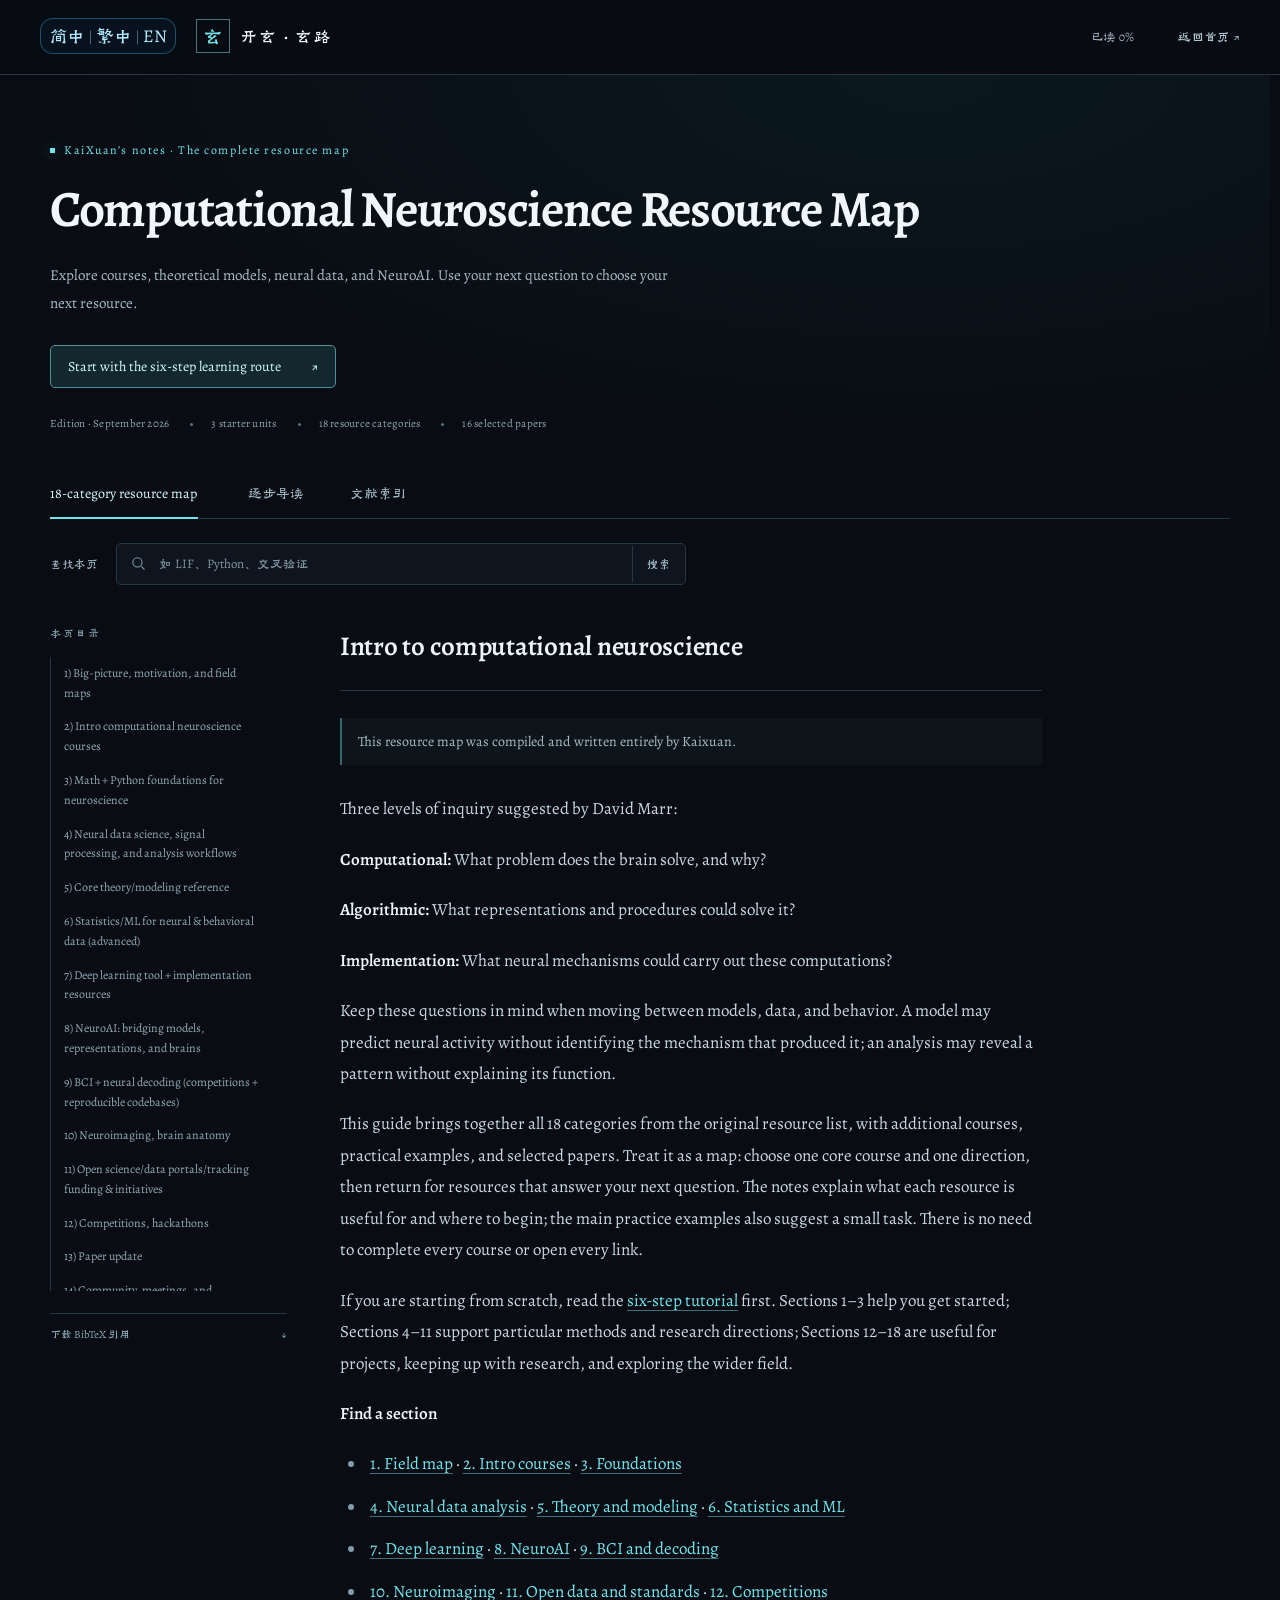
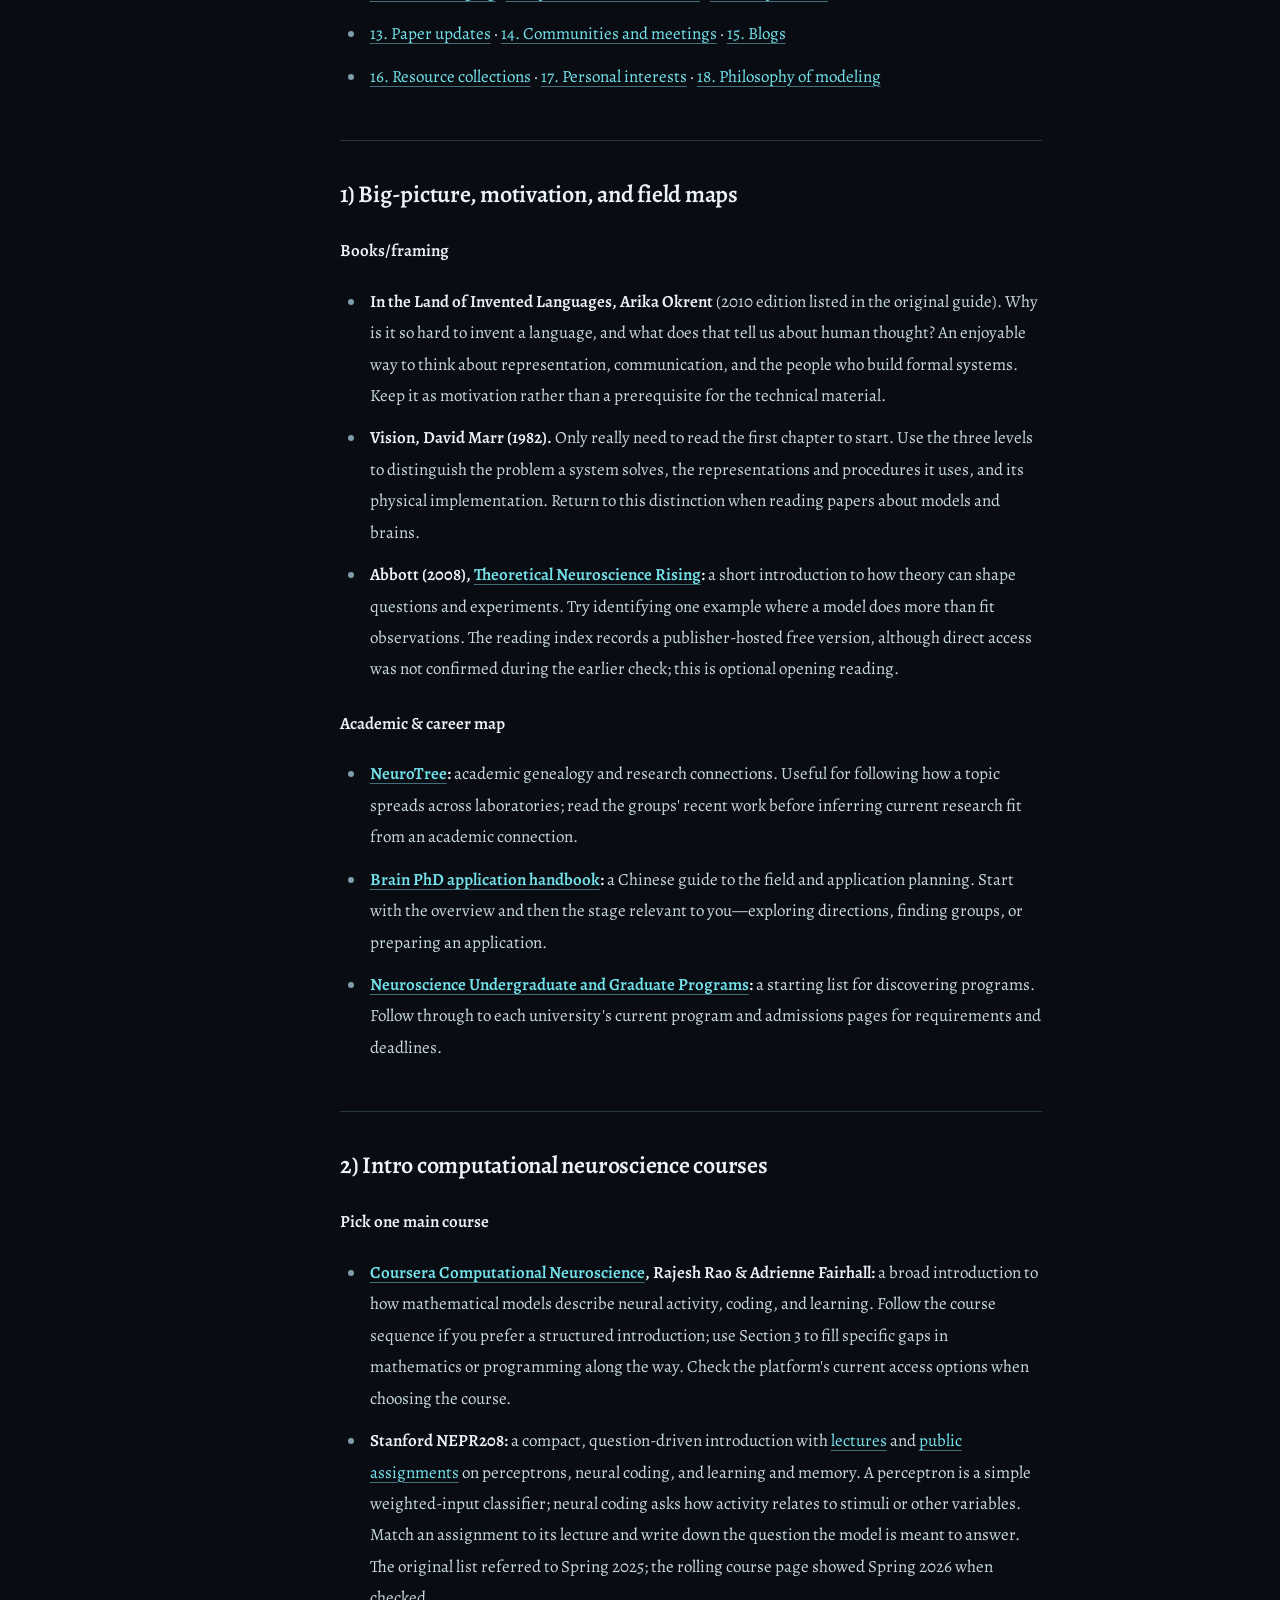
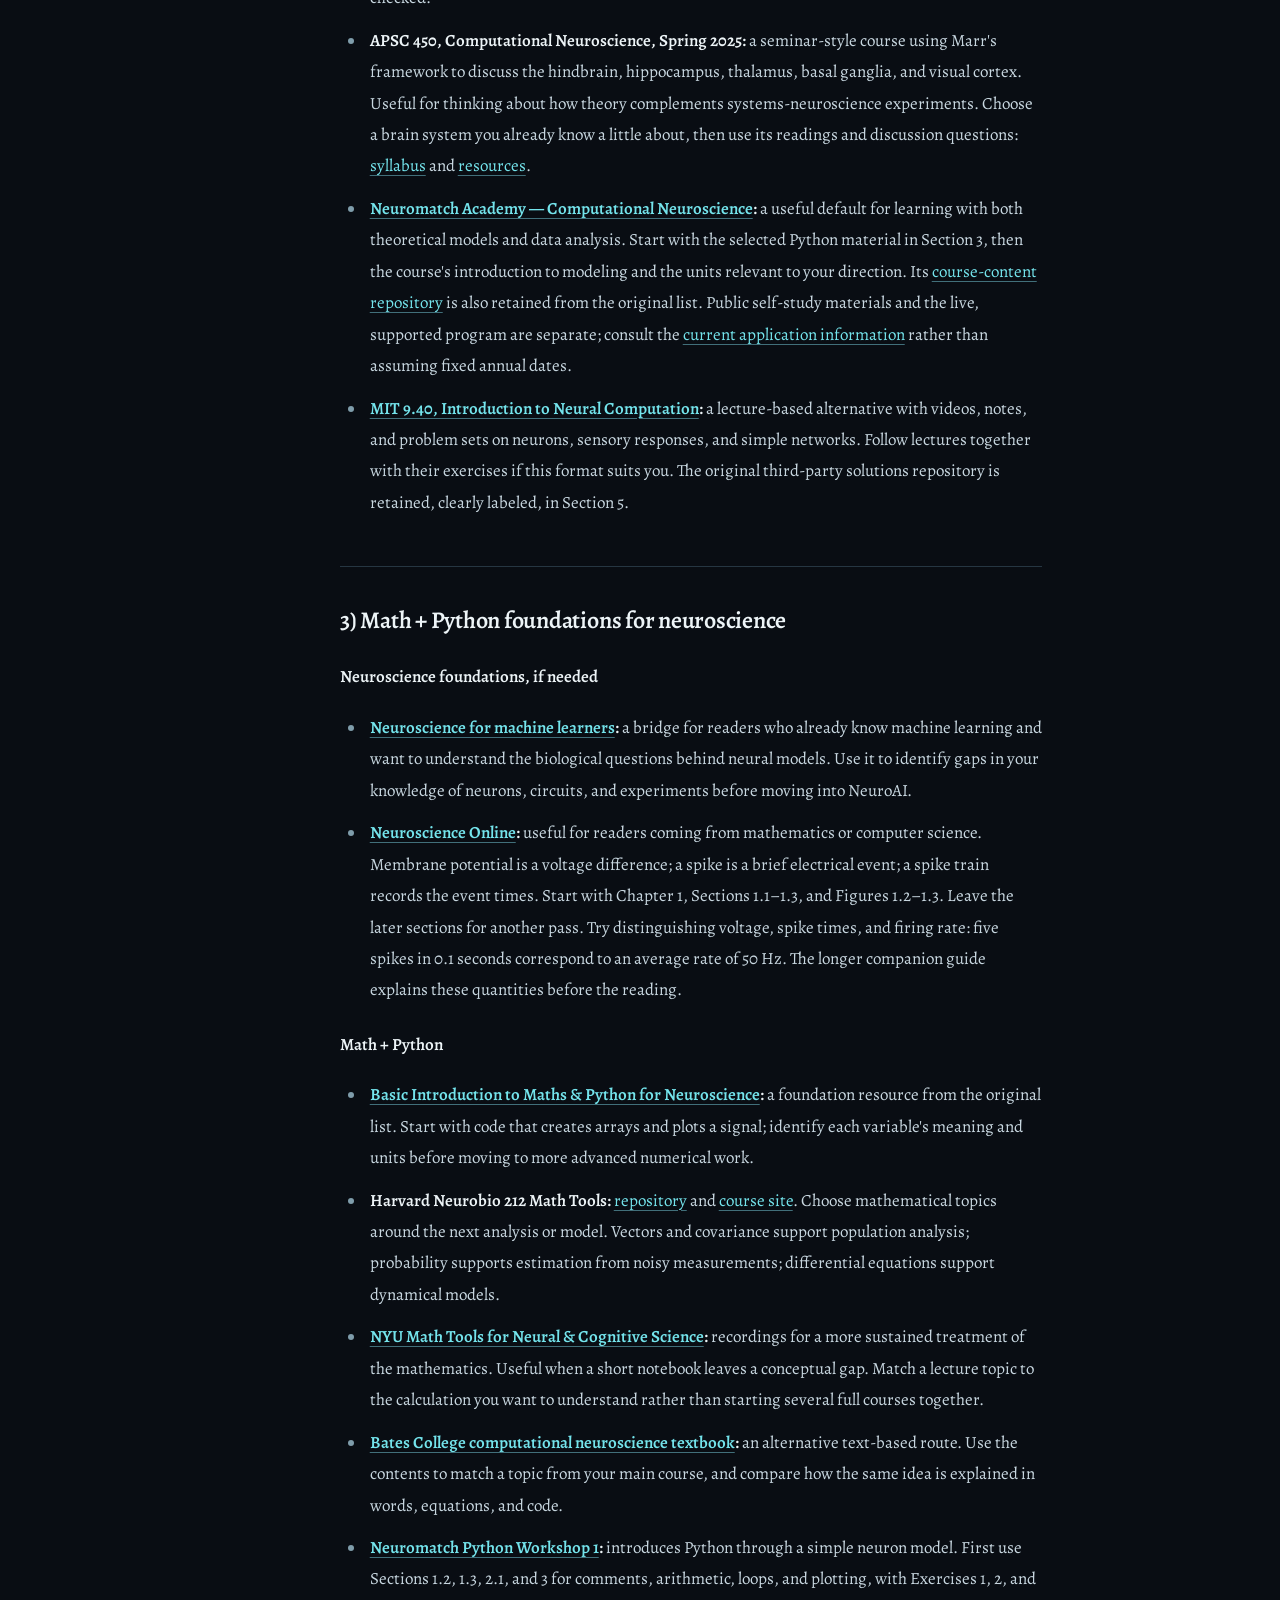
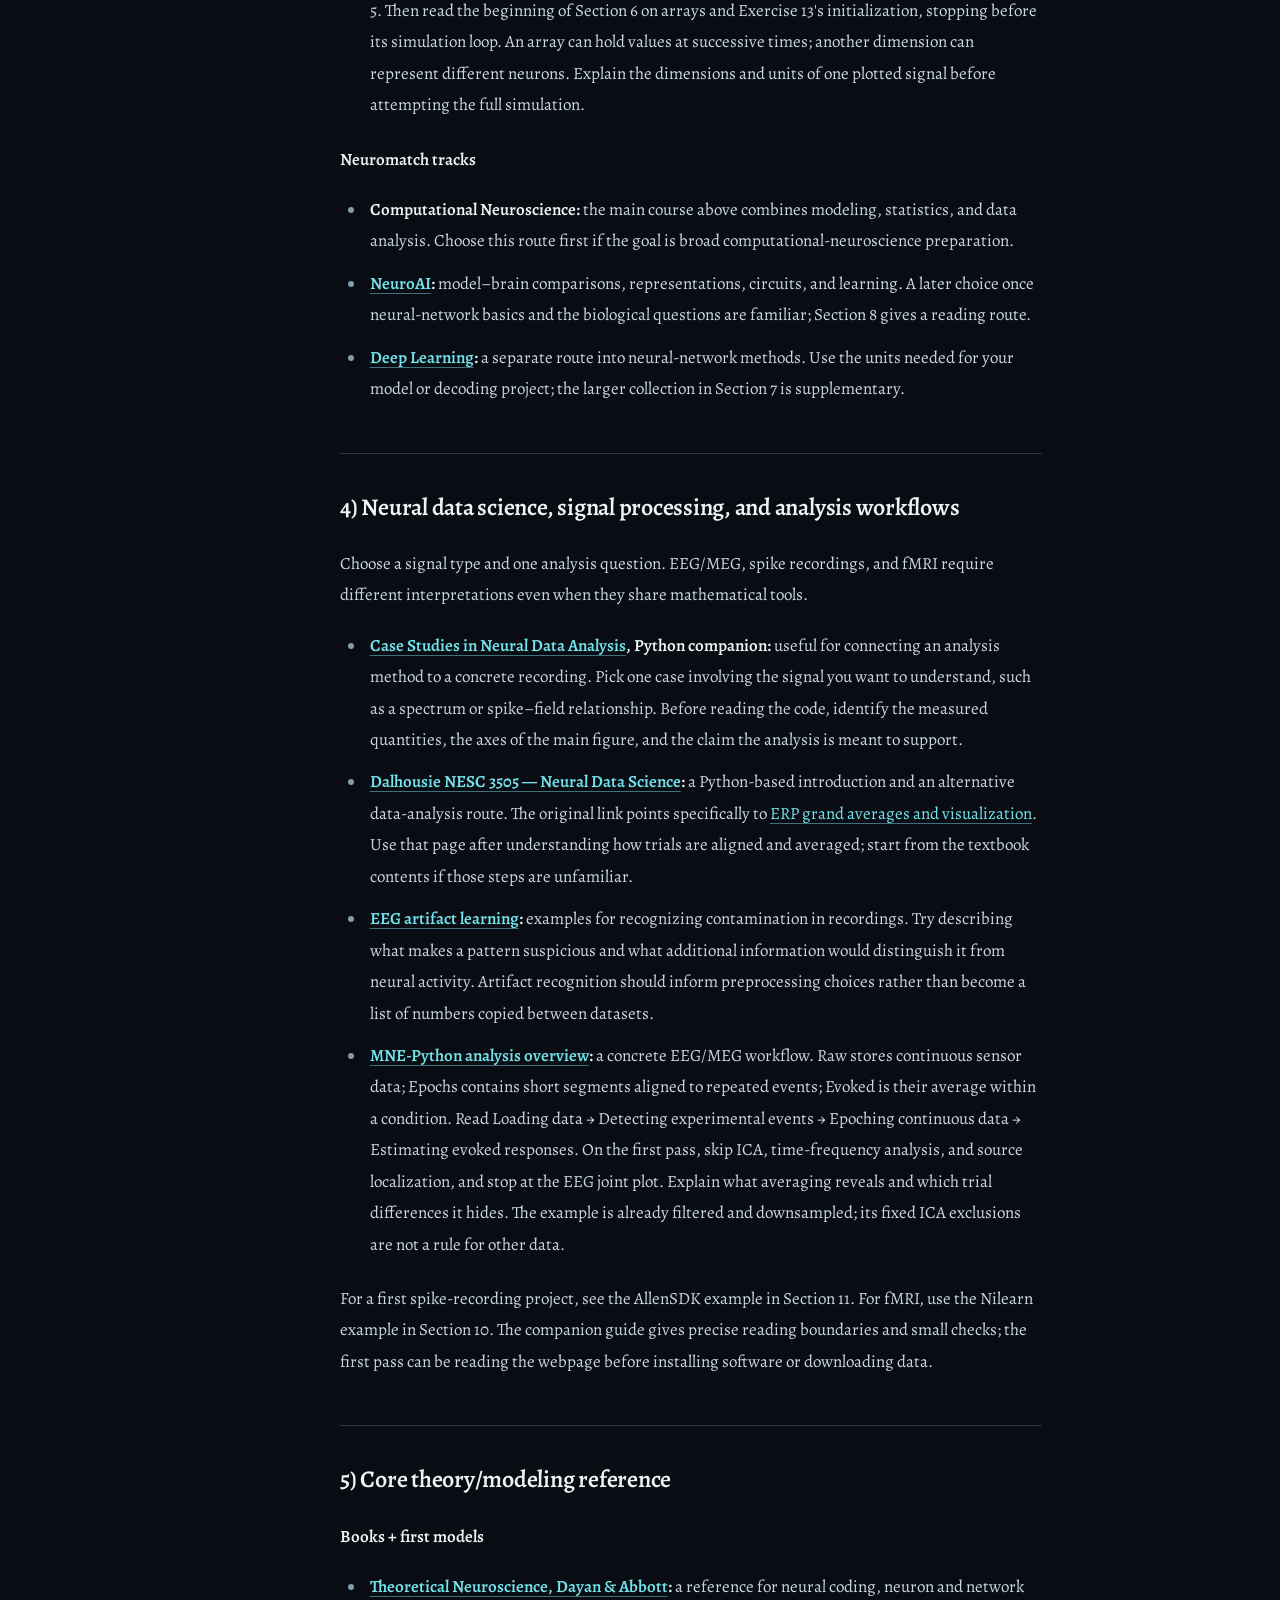
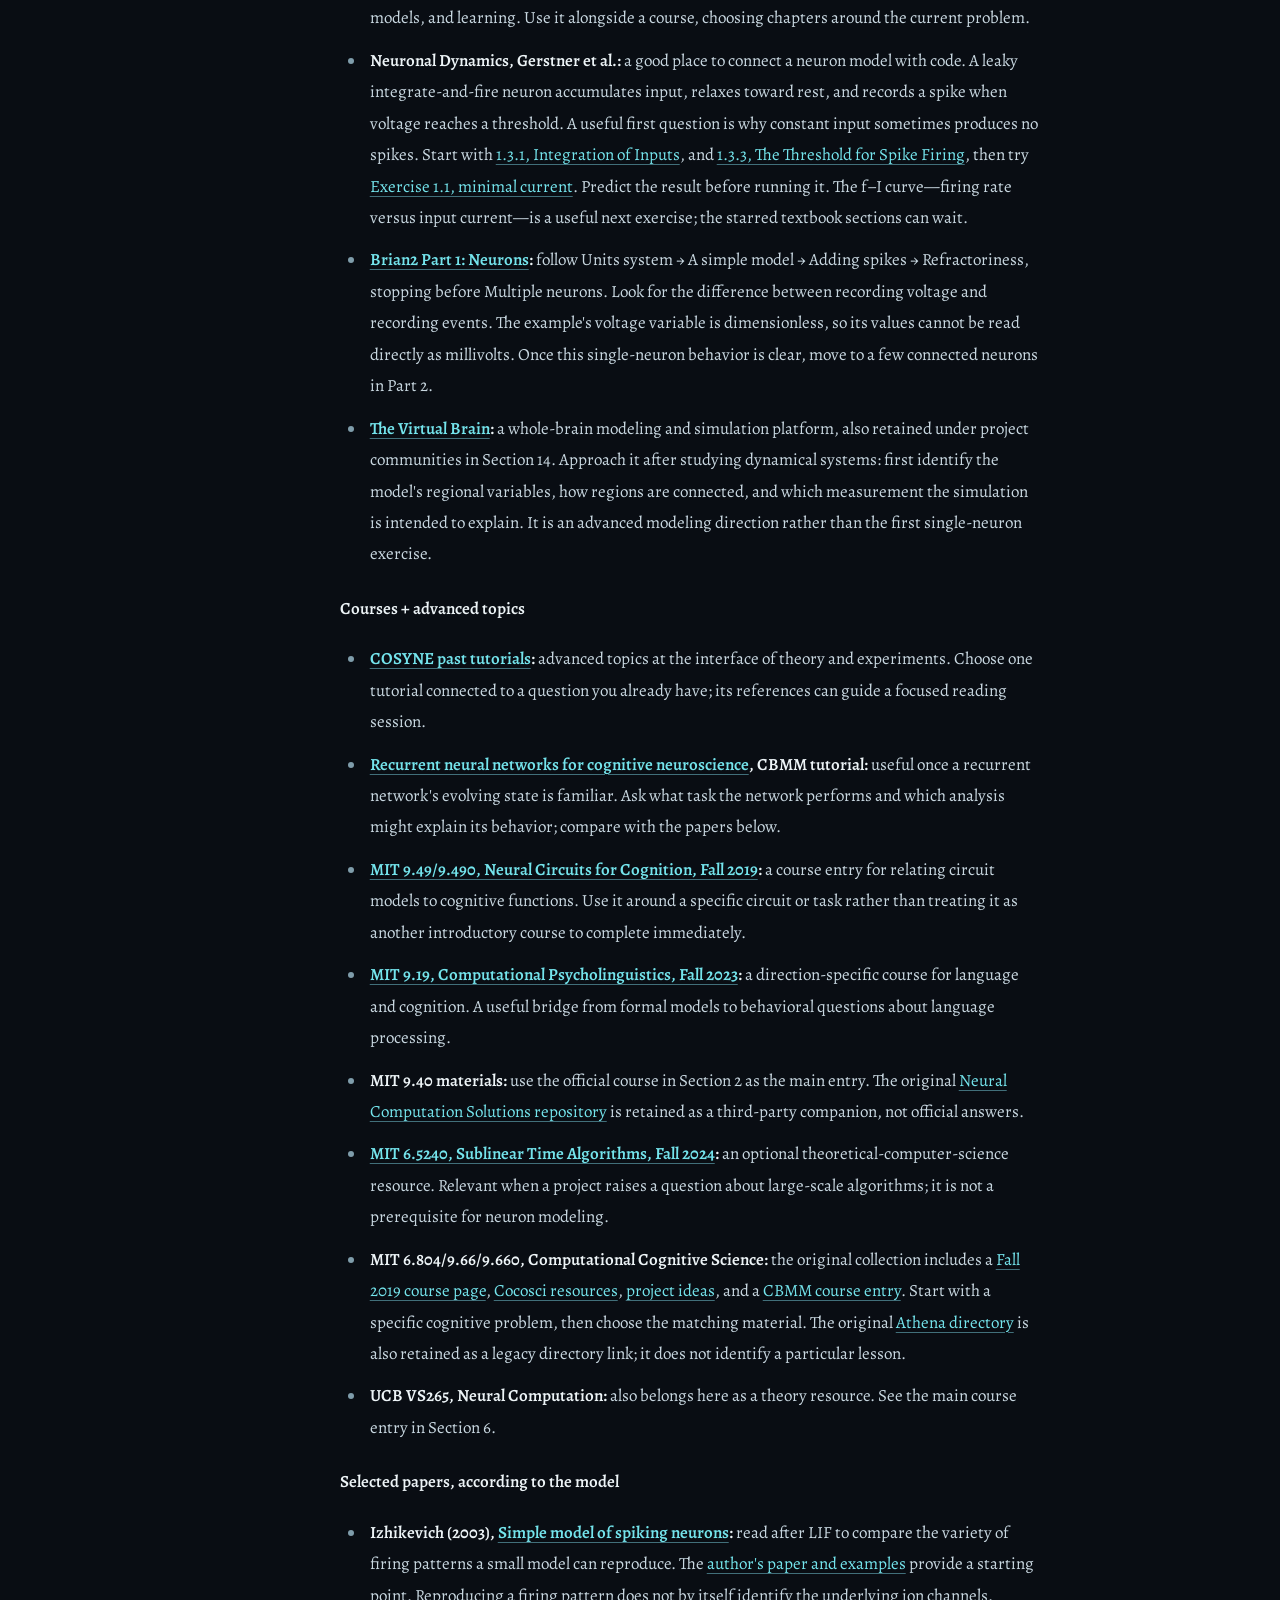
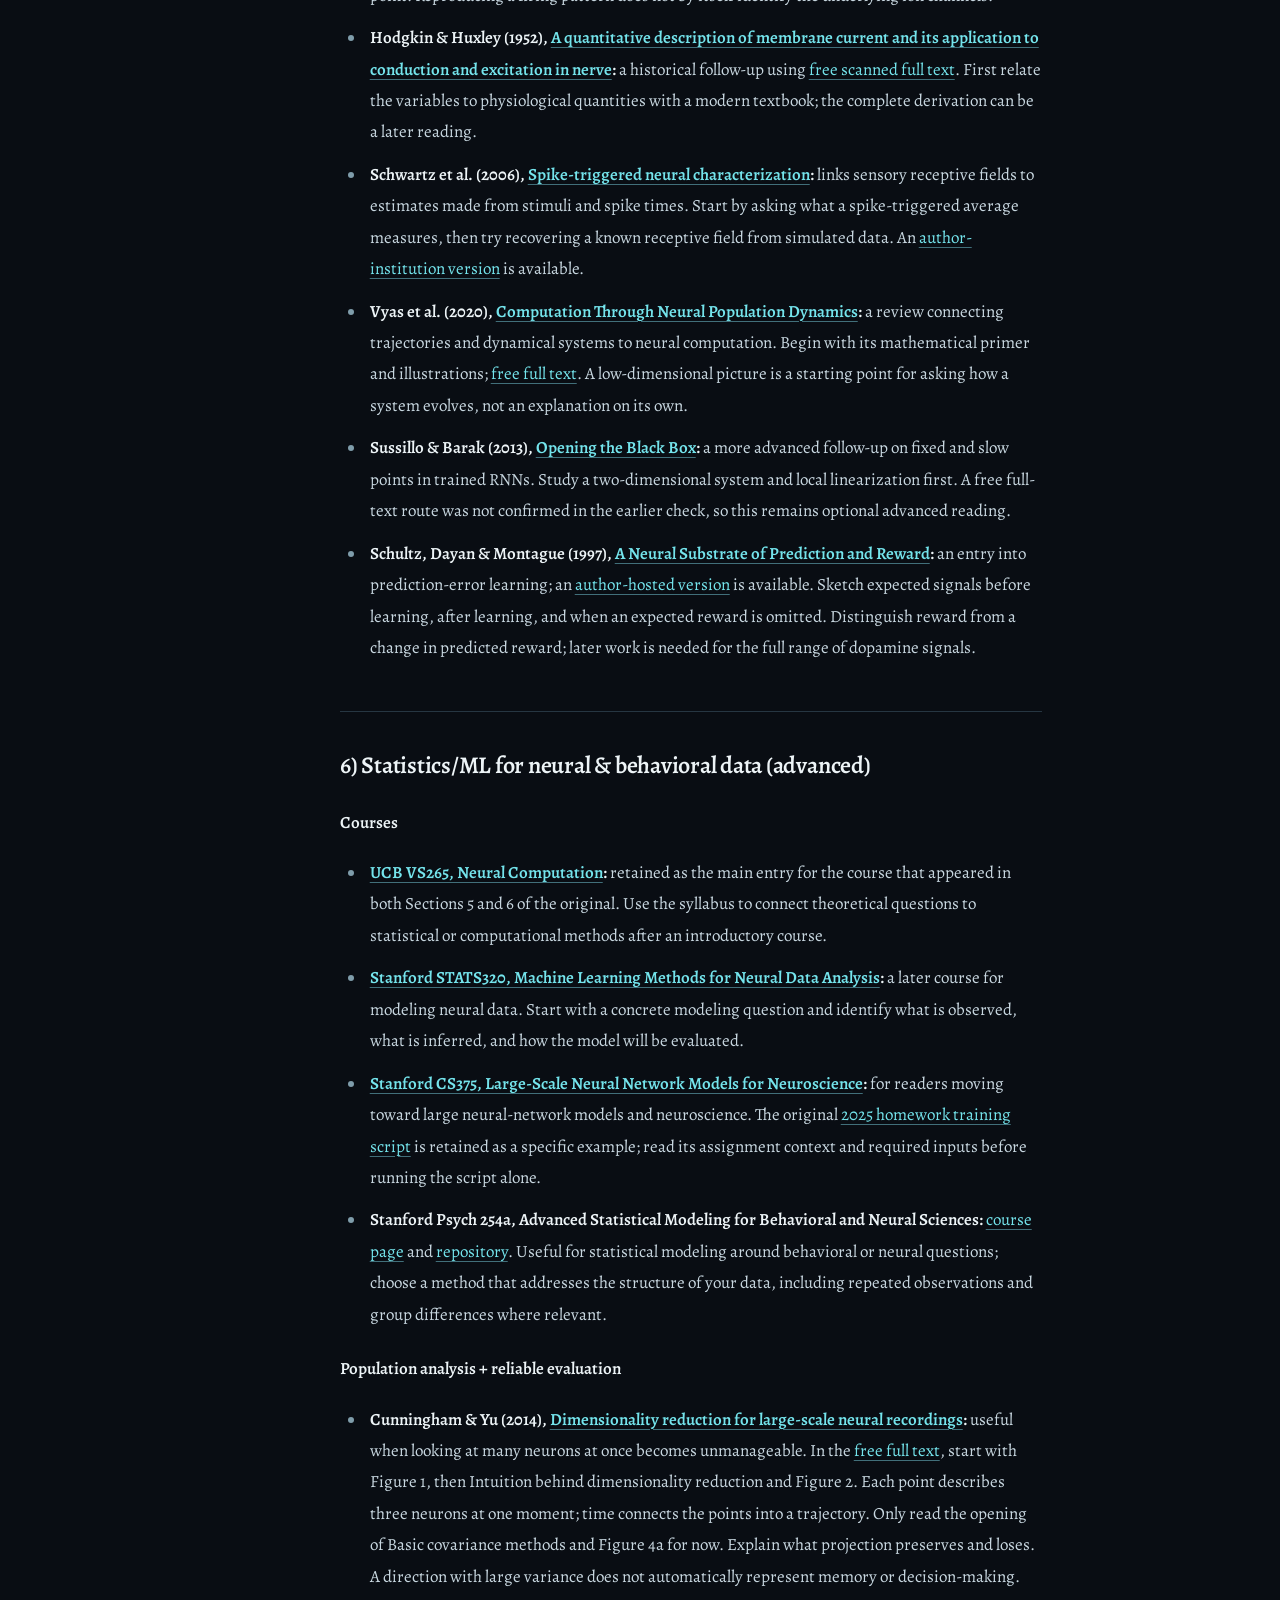
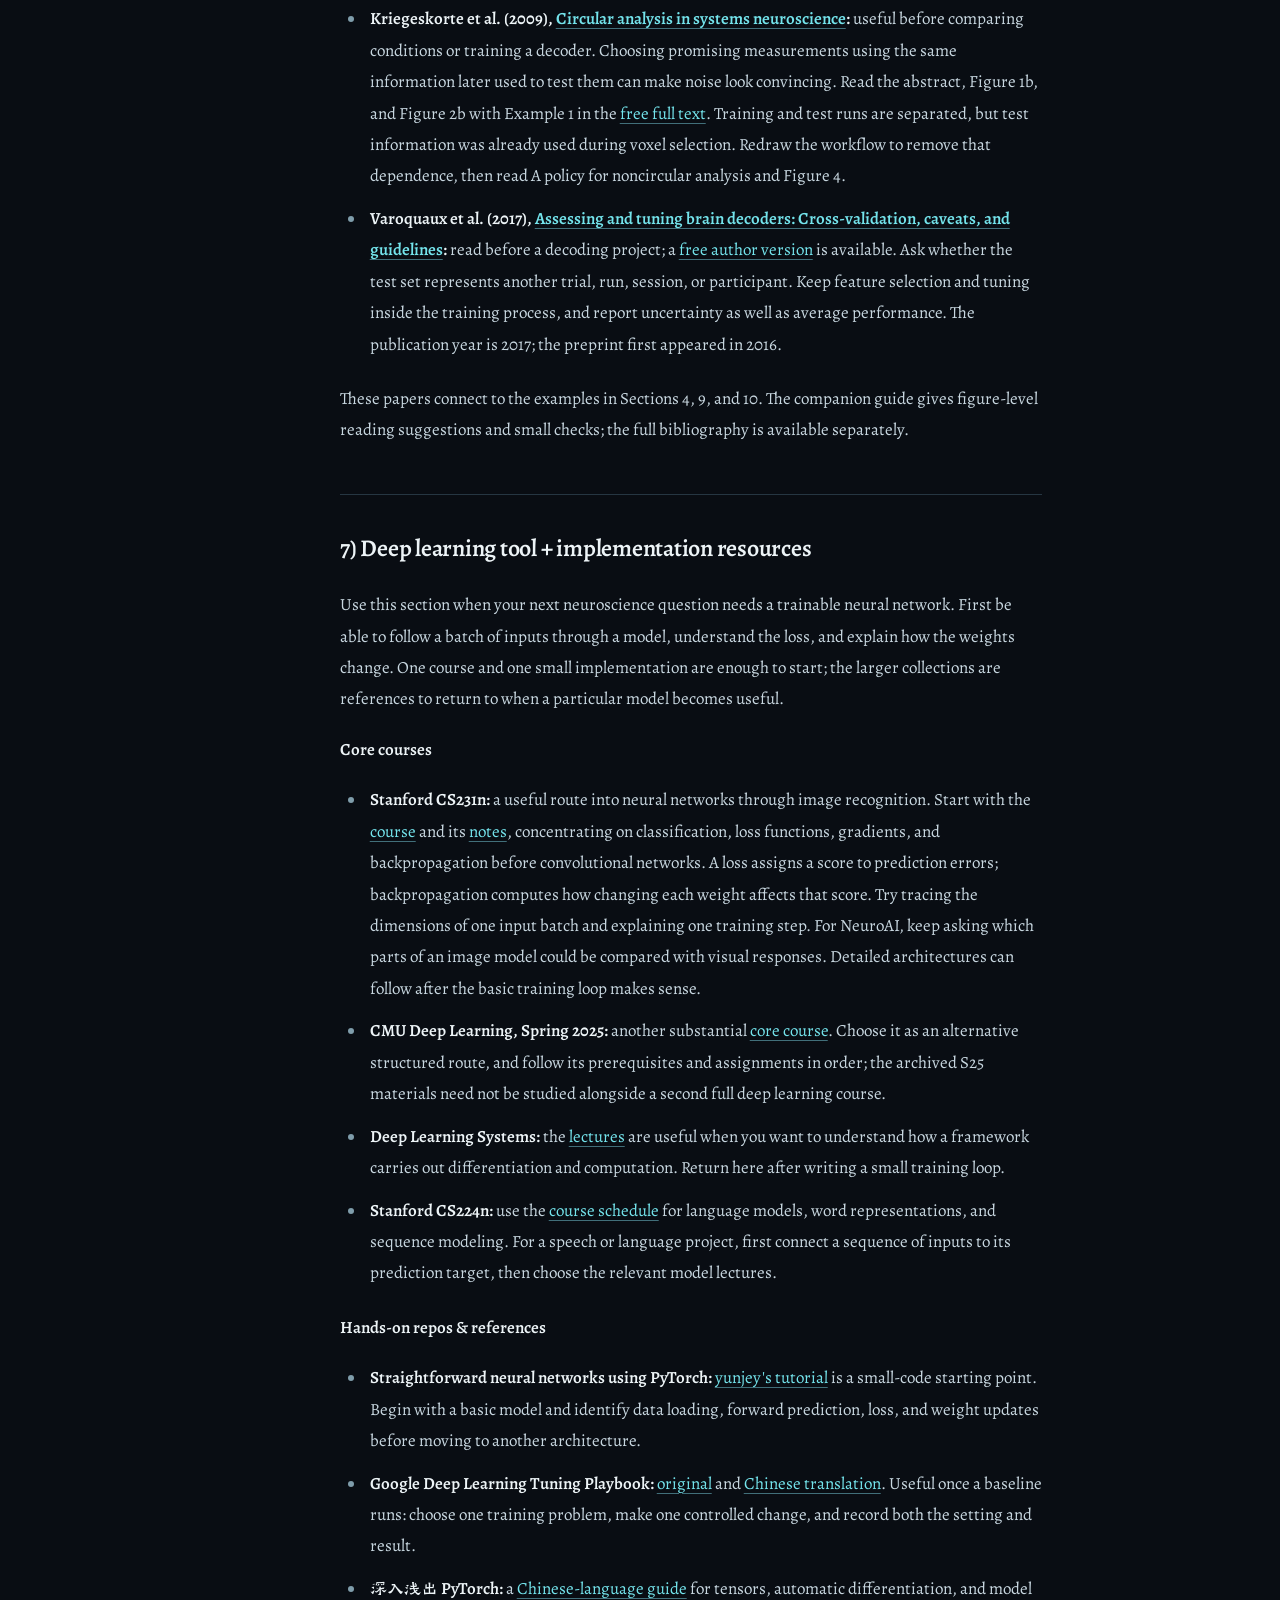
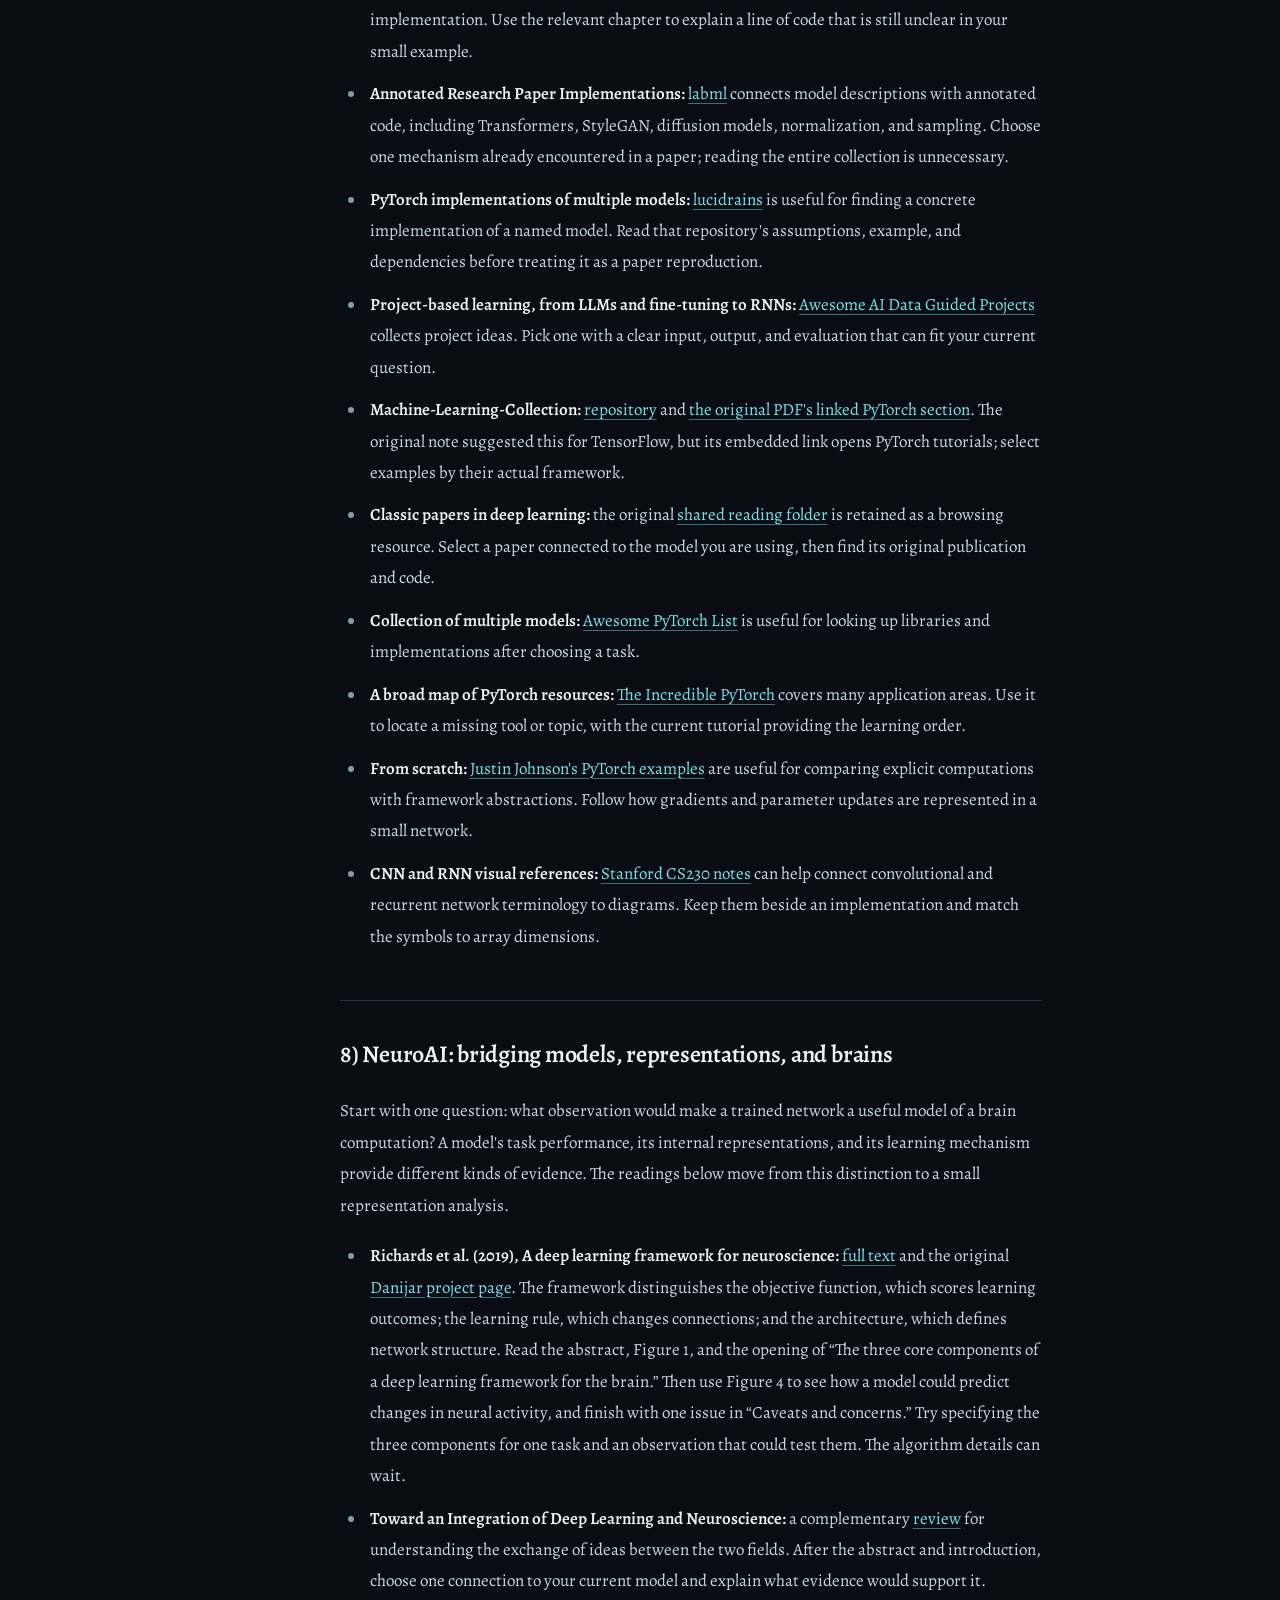
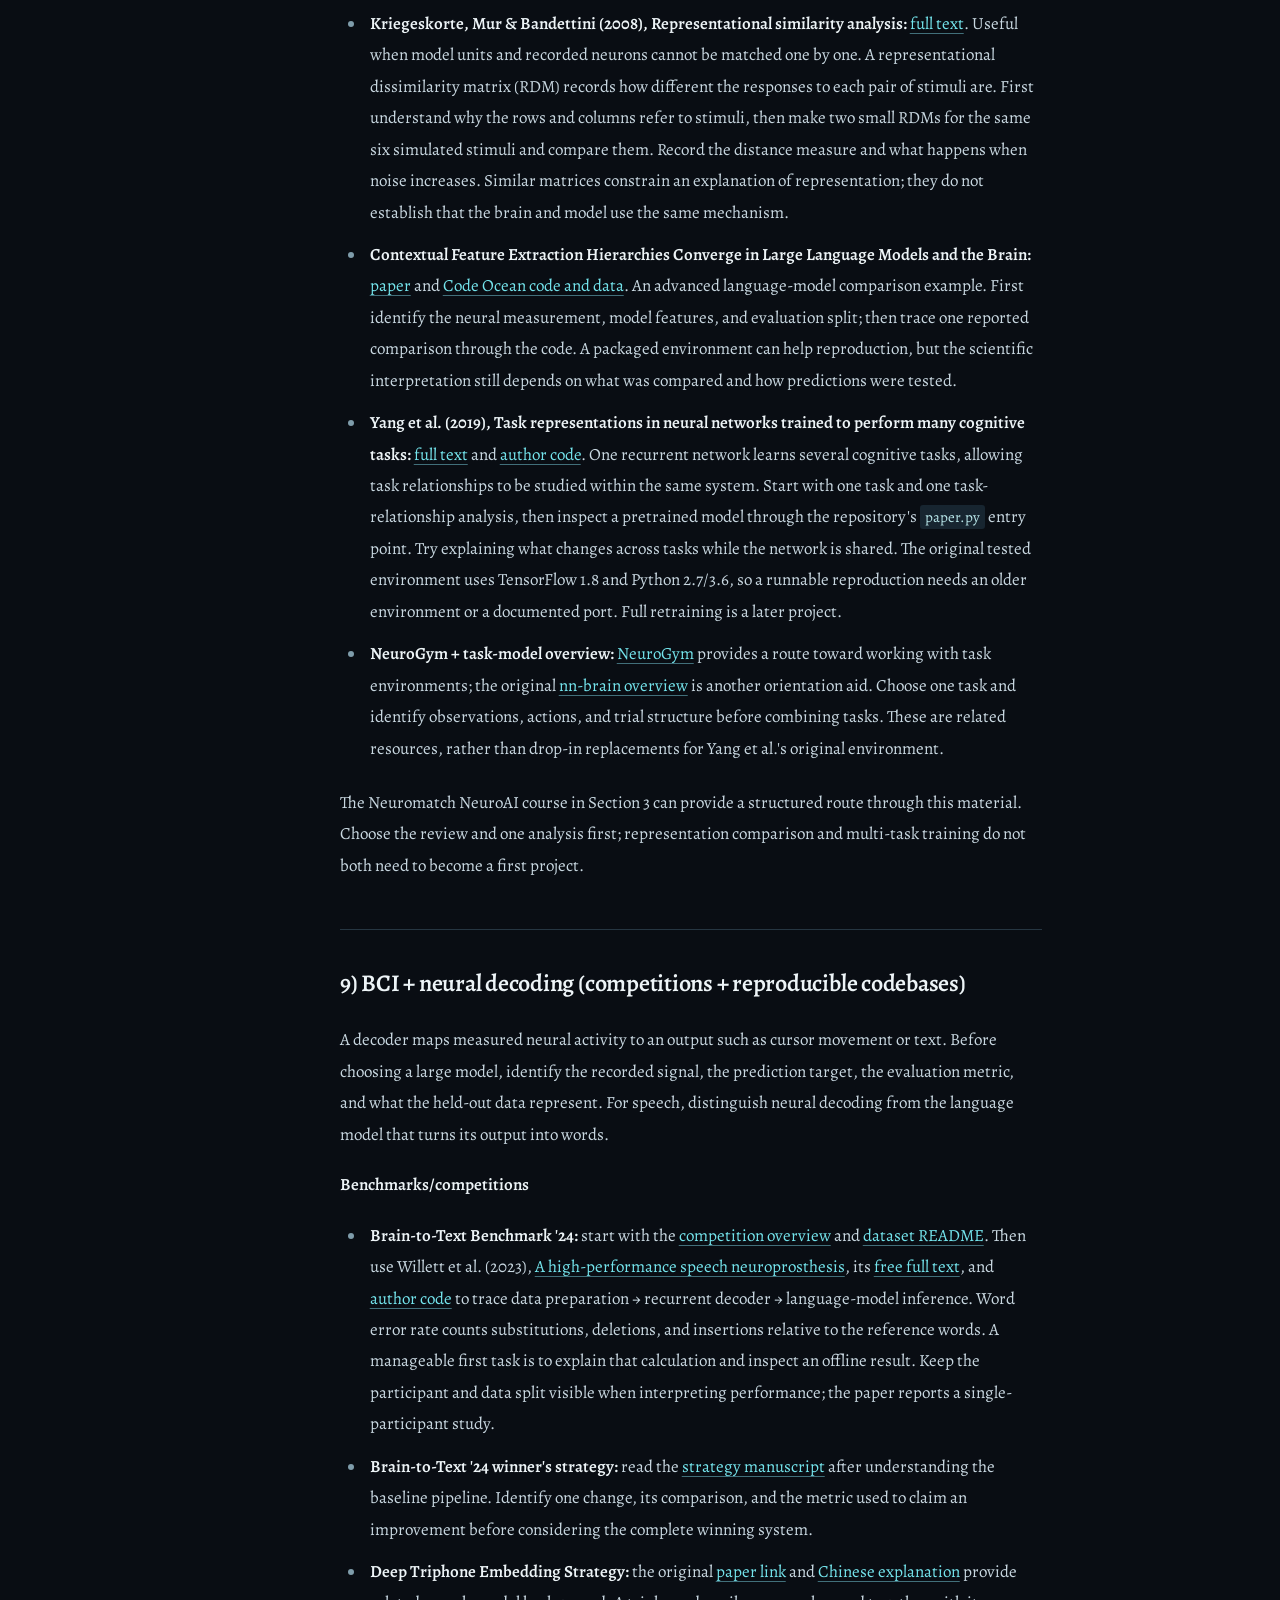
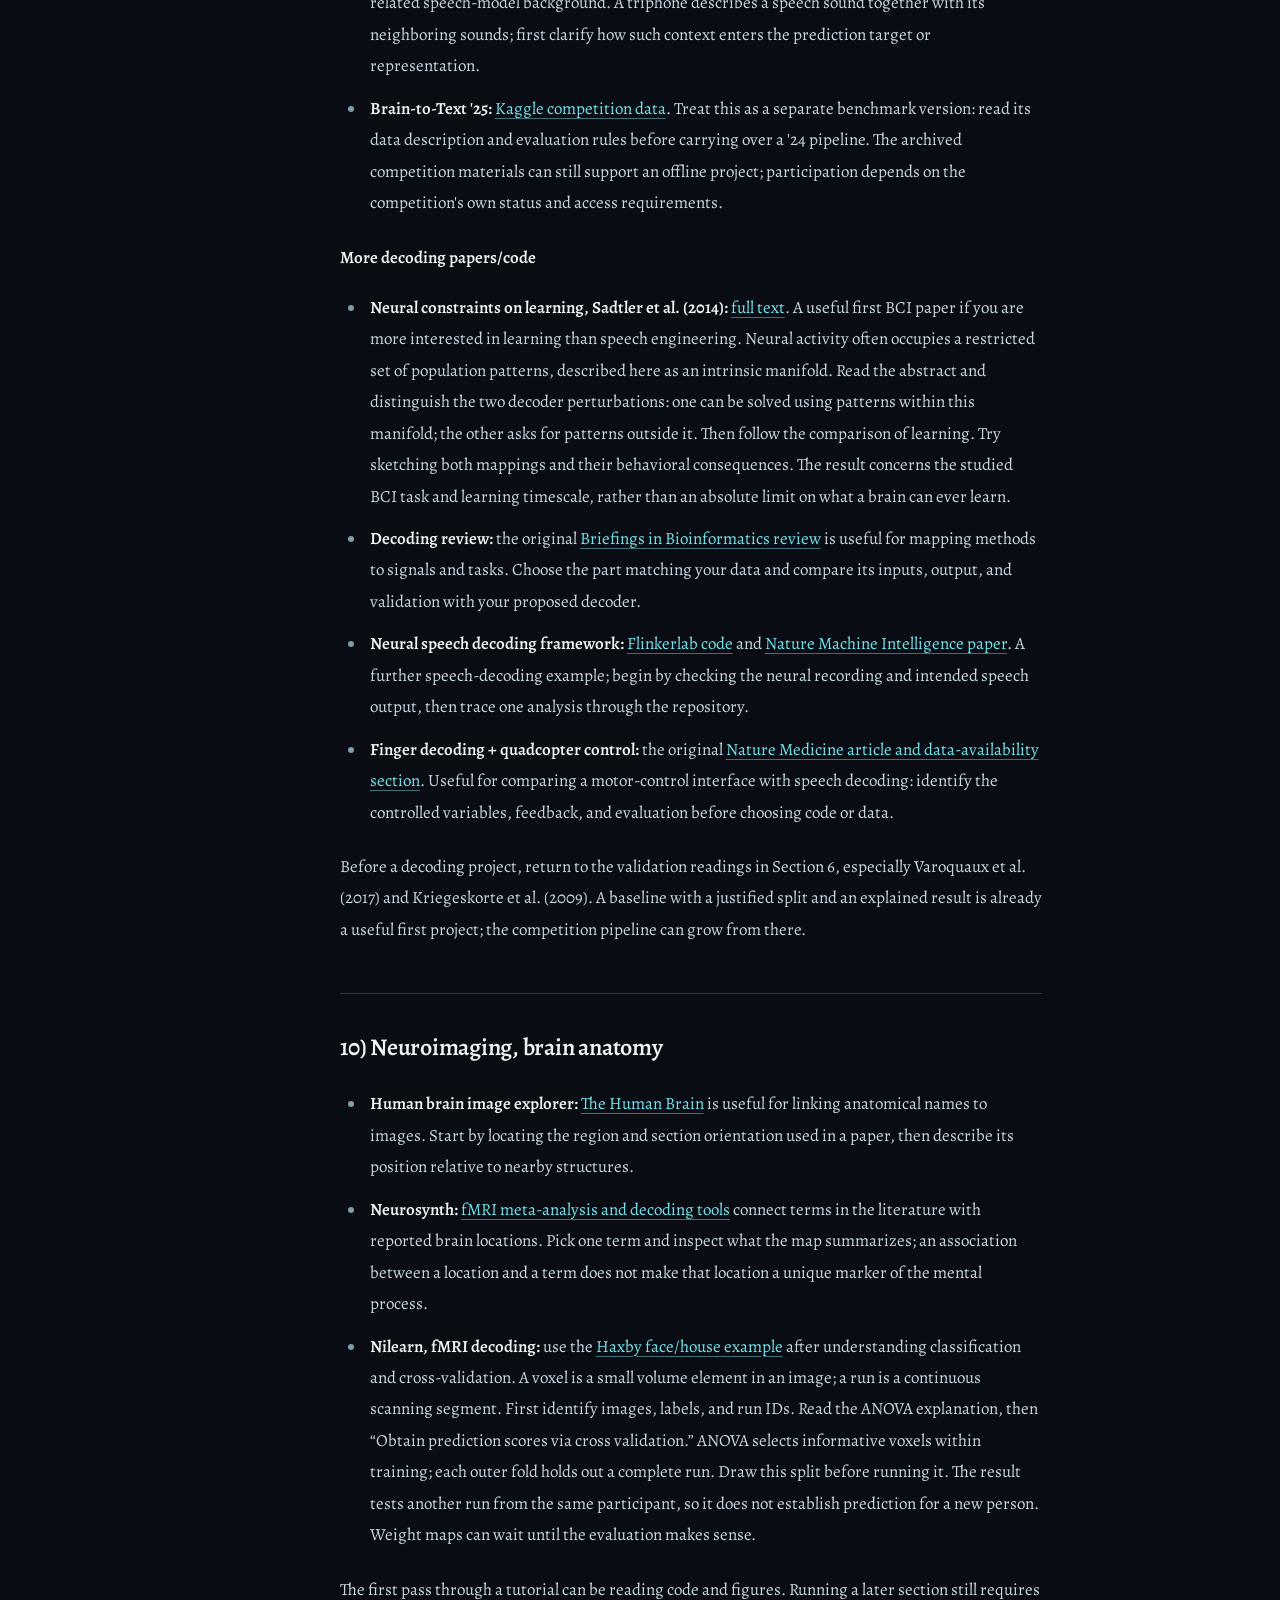
<file: tutorial.html>
<!DOCTYPE html>

<html data-language="zh" lang="zh-Hans">
<head>
<meta charset="utf-8"/><script src="./tutorial-entry-v9.js"></script>
<meta content="width=device-width, initial-scale=1" name="viewport"/>
<meta content="#090d13" name="theme-color"/>
<title>计算神经科学入门 · 开玄 · 玄路</title>
<meta content="从神经信号、代码与简单模型开始。带着一个问题阅读，完成一个小任务，再走向自己的方向。" name="description"/>
<link href="./favicon.svg" rel="icon" type="image/svg+xml"/>
<link href="./assets/site-fonts-v7.css" rel="stylesheet"/>
<link href="./tutorial-v9.css" rel="stylesheet"/>
<script defer="" src="./tutorial-v9.js"></script>
<link href="./language-labels-v11.css" rel="stylesheet"/></head>
<body data-page-title-en="Getting Started with Computational Neuroscience" data-page-title-tw="計算神經科學入門" data-page-title-zh="计算神经科学入门" data-reader-original-lang="zh-Hans" data-tutorial-view="guide">
<a class="skip-link" href="#reader"><span data-en="Skip to article" data-tw="跳到正文" data-zh="跳到正文">跳到正文</span></a>
<header class="site-header">
<div class="header-inner"><div class="header-brand"><div class="language-picker">
<button aria-controls="language-options" aria-expanded="false" aria-label="选择语言" class="language-toggle" id="language-toggle" title="选择语言" type="button"><span class="language-label" lang="zh-Hans">简中</span><span aria-hidden="true" class="language-toggle-divider">|</span><span class="language-label" lang="zh-Hant">繁中</span><span aria-hidden="true" class="language-toggle-divider">|</span><span class="language-label" lang="en">EN</span></button>
<div aria-label="选择语言" class="language-options" hidden="" id="language-options" role="group"><button aria-pressed="true" data-language-choice="zh" lang="zh-Hans" type="button">简体中文</button><button aria-pressed="false" data-language-choice="zh-Hant" lang="zh-Hant" type="button">繁體中文</button><button aria-pressed="false" data-language-choice="en" lang="en" type="button">English</button></div>
</div><a aria-label="开玄 · 玄路，返回首页" class="wordmark" data-aria-en="KaiXuan · XuanRoad, home" data-aria-tw="開玄 · 玄路，返回首頁" data-aria-zh="开玄 · 玄路，返回首页" href="./"><span aria-hidden="true" class="brand-mark">玄</span><span data-en="KaiXuan · XuanRoad" data-tw="開玄 · 玄路" data-zh="开玄 · 玄路">开玄 · 玄路</span></a></div><div class="header-actions"><span class="reading-label" id="reading-label"><span data-tw="已讀 0%" data-zh="已读 0%">已读 0%</span></span><a href="./"><span data-en="Home" data-tw="返回首頁" data-zh="返回首页">返回首页</span> <span aria-hidden="true">↗</span></a></div></div>
<div aria-hidden="true" class="reading-track"><div id="reading-progress"></div></div>
</header>
<main id="main">
<div class="hero">
<p class="eyebrow"><span aria-hidden="true"></span><span data-en="KaiXuan’s notes · Computational neuroscience" data-tw="開玄的學習筆記 · 計算神經科學" data-zh="开玄的学习笔记 · 计算神经科学">开玄的学习笔记 · 计算神经科学</span></p>
<p class="display-title" data-en="Getting Started with Computational Neuroscience" data-tw="計算神經科學入門" data-zh="计算神经科学入门">计算神经科学入门</p>
<p class="hero-lead" data-en="Begin with neural signals, code, and a simple model. Read with a question, complete a small task, then choose your direction." data-tw="從神經信號、代碼與簡單模型開始。帶著一個問題閱讀，完成一個小任務，再走向自己的方向。" data-zh="从神经信号、代码与简单模型开始。带着一个问题阅读，完成一个小任务，再走向自己的方向。">从神经信号、代码与简单模型开始。带着一个问题阅读，完成一个小任务，再走向自己的方向。</p><div class="hero-actions"><a class="primary-link" href="#unit1"><span data-en="Start with Unit 1" data-tw="從單元 1 開始" data-zh="从单元 1 开始">从单元 1 开始</span> ↗</a><span class="start-note" data-en="New here? Complete just one unit today." data-tw="第一次來，今天只做一個單元。" data-zh="第一次来，今天只做一个单元。">第一次来，今天只做一个单元。</span></div>

<div class="hero-meta"><span data-en="Edition · September 2026" data-tw="收錄版本 · 2026.09" data-zh="收录版本 · 2026.09">收录版本 · 2026.09</span><span data-en="3 starter units" data-tw="3 個起步單元" data-zh="3 个起步单元">3 个起步单元</span><span data-en="18 resource categories" data-tw="18 類資源" data-zh="18 类资源">18 类资源</span><span data-en="16 selected papers" data-tw="16 篇文獻" data-zh="16 篇文献">16 篇文献</span></div>

</div>
<div class="reader-shell">
<nav aria-label="教程视图" class="view-tabs" data-aria-en="Tutorial views" data-aria-tw="教程視圖" data-aria-zh="教程视图"><a href="./tutorial-map.html"><span data-en="18-category resource map" data-tw="18-category resource map" data-zh="18-category resource map">18-category resource map</span></a><a aria-current="page" href="./tutorial.html"><span data-en="Guided tutorial" data-tw="逐步導讀" data-zh="逐步导读">逐步导读</span></a><a href="./tutorial-resources.html"><span data-en="Reading index" data-tw="文獻索引" data-zh="文献索引">文献索引</span></a></nav>
<section aria-label="搜索本页内容" class="search-panel" data-aria-en="Search this page" data-aria-tw="搜索本頁內容" data-aria-zh="搜索本页内容">
<form id="search-form" role="search">
<label for="section-search"><span data-en="Search this page" data-tw="查找本頁" data-zh="查找本页">查找本页</span></label>
<div class="search-input-wrap"><svg aria-hidden="true" viewbox="0 0 24 24"><circle cx="10.5" cy="10.5" r="6.5"></circle><path d="m16 16 4.5 4.5"></path></svg><input aria-controls="search-results" aria-describedby="search-status" autocomplete="off" data-placeholder-en="Try LIF, Python, or fMRI" data-placeholder-tw="如 LIF、Python、交叉驗證" data-placeholder-zh="如 LIF、Python、交叉验证" id="section-search" placeholder="如 LIF、Python、交叉验证" type="search"/><button hidden="" id="clear-search" type="reset"><span data-en="Clear" data-tw="清除" data-zh="清除">清除</span></button><button class="search-submit" type="submit"><span data-en="Search" data-tw="搜索" data-zh="搜索">搜索</span></button></div>
</form>
<p aria-live="polite" class="search-status" id="search-status" role="status"></p>
<ol class="search-results" hidden="" id="search-results"></ol>
<noscript><p class="noscript-note">页面搜索需要 JavaScript。也可以使用浏览器的“在页面中查找”，或通过目录阅读。</p></noscript>
</section>
<div class="reading-layout">
<aside class="toc-sidebar">
<details class="toc-panel" id="toc-panel" open="">
<summary><span data-en="On this page" data-tw="本頁目錄" data-zh="本页目录">本页目录</span> <span aria-hidden="true">⌄</span></summary>
<nav aria-label="本页目录" class="toc-nav" data-aria-en="On this page" data-aria-tw="本頁目錄" data-aria-zh="本页目录"><p class="toc-heading" data-en="On this page" data-tw="本頁目錄" data-zh="本页目录">本页目录</p><ol><li class="toc-level-2"><a data-toc="" href="#单元1神经元活动了我们到底看到了什么"><span data-en="Unit 1: When a Neuron Is “Active,” What Do We Actually Observe?" data-tw="單元1：神經元“活動了”，我們到底看到了什麼？" data-zh="单元1：神经元“活动了”，我们到底看到了什么？">单元1：神经元“活动了”，我们到底看到了什么？</span></a></li>
<li class="toc-level-3"><a data-toc="" href="#点开之前先理解"><span data-en="Understand this before opening the resource" data-tw="點開之前先理解" data-zh="点开之前先理解">点开之前先理解</span></a></li>
<li class="toc-level-3"><a data-toc="" href="#这次只打开一章"><span data-en="Open only one chapter this time" data-tw="這次只打開一章" data-zh="这次只打开一章">这次只打开一章</span></a></li>
<li class="toc-level-3"><a data-toc="" href="#三个检查题答完就结束"><span data-en="Three check questions, then stop" data-tw="三個檢查題，答完就結束" data-zh="三个检查题，答完就结束">三个检查题，答完就结束</span></a></li>
<li class="toc-level-2"><a data-toc="" href="#单元2第一次只学会读懂一段神经信号代码"><span data-en="Unit 2: On Your First Pass, Learn to Read One Piece of Neural-Signal Code" data-tw="單元2：第一次只學會讀懂一段神經信號代碼" data-zh="单元2：第一次只学会读懂一段神经信号代码">单元2：第一次只学会读懂一段神经信号代码</span></a></li>
<li class="toc-level-2"><a data-toc="" href="#单元3持续输入多大神经元才会开始放电"><span data-en="Unit 3: How Much Sustained Input Does a Neuron Need to Start Firing?" data-tw="單元3：持續輸入多大，神經元才會開始放電？" data-zh="单元3：持续输入多大，神经元才会开始放电？">单元3：持续输入多大，神经元才会开始放电？</span></a></li>
<li class="toc-level-3"><a data-toc="" href="#先把问题想清楚再看方程"><span data-en="Clarify the question before looking at the equation" data-tw="先把問題想清楚，再看方程" data-zh="先把问题想清楚，再看方程">先把问题想清楚，再看方程</span></a></li>
<li class="toc-level-3"><a data-toc="" href="#今天的阅读范围6090分钟"><span data-en="Reading for today: 60–90 minutes" data-tw="今天的閱讀範圍：60–90分鐘" data-zh="今天的阅读范围：60–90分钟">今天的阅读范围：60–90分钟</span></a></li>
<li class="toc-level-3"><a data-toc="" href="#在这里先预测带着答案进入练习"><span data-en="Make predictions here, then take your answers to the exercise" data-tw="在這裡先預測，帶著答案進入練習" data-zh="在这里先预测，带着答案进入练习">在这里先预测，带着答案进入练习</span></a></li>
<li class="toc-level-3"><a data-toc="" href="#过关标准与下一步"><span data-en="Completion criteria and the next step" data-tw="過關標準與下一步" data-zh="过关标准与下一步">过关标准与下一步</span></a></li>
<li class="toc-level-2"><a data-toc="" href="#建模分支把刚才的四条规则写进brian2"><span data-en="Modeling Branch: Put the Four Rules into Brian2" data-tw="建模分支：把剛才的四條規則寫進Brian2" data-zh="建模分支：把刚才的四条规则写进Brian2">建模分支：把刚才的四条规则写进Brian2</span></a></li>
<li class="toc-level-2"><a data-toc="" href="#eegmeg分支一段连续脑电怎样变成刺激后的平均反应"><span data-en="EEG/MEG Branch: How Does a Continuous Recording Become an Average Response after a Stimulus?" data-tw="EEG/MEG分支：一段連續腦電怎樣變成“刺激後的平均反應”？" data-zh="EEG/MEG分支：一段连续脑电怎样变成“刺激后的平均反应”？">EEG/MEG分支：一段连续脑电怎样变成“刺激后的平均反应”？</span></a></li>
<li class="toc-level-2"><a data-toc="" href="#fmri分支能否从-fmri-判断被试看的是人脸还是房屋"><span data-en="fMRI Branch: Can fMRI Tell Whether a Participant Is Looking at a Face or a House?" data-tw="fMRI分支：能否從 fMRI 判斷被試看的是人臉還是房屋？" data-zh="fMRI分支：能否从 fMRI 判断被试看的是人脸还是房屋？">fMRI分支：能否从 fMRI 判断被试看的是人脸还是房屋？</span></a></li>
<li class="toc-level-2"><a data-toc="" href="#论文也只读一小段选择一个分支"><span data-en="Read Only a Small Part of a Paper Too: Choose One Branch" data-tw="論文也只讀一小段：選擇一個分支" data-zh="论文也只读一小段：选择一个分支">论文也只读一小段：选择一个分支</span></a></li>
<li class="toc-level-3"><a data-toc="" href="#neuroai-分支richards-et-al2019"><span data-en="NeuroAI Branch: Richards et al. (2019)" data-tw="NeuroAI 分支：Richards et al.（2019）" data-zh="NeuroAI 分支：Richards et al.（2019）">NeuroAI 分支：Richards et al.（2019）</span></a></li>
<li class="toc-level-3"><a data-toc="" href="#数据分析分支kriegeskorte-et-al2009"><span data-en="Data Analysis Branch: Kriegeskorte et al. (2009)" data-tw="數據分析分支：Kriegeskorte et al.（2009）" data-zh="数据分析分支：Kriegeskorte et al.（2009）">数据分析分支：Kriegeskorte et al.（2009）</span></a></li>
<li class="toc-level-3"><a data-toc="" href="#神经群体与动力学分支cunningham--yu2014"><span data-en="Neural Populations and Dynamics Branch: Cunningham &amp; Yu (2014)" data-tw="神經群體與動力學分支：Cunningham &amp; Yu（2014）" data-zh="神经群体与动力学分支：Cunningham &amp; Yu（2014）">神经群体与动力学分支：Cunningham &amp; Yu（2014）</span></a></li>
<li class="toc-level-2"><a data-toc="" href="#暂时没有放到首轮的资源什么时候再打开"><span data-en="When Should You Return to Resources Left Out of the First Pass?" data-tw="暫時沒有放到首輪的資源，什麼時候再打開？" data-zh="暂时没有放到首轮的资源，什么时候再打开？">暂时没有放到首轮的资源，什么时候再打开？</span></a></li></ol></nav>
</details>
<div class="source-links"><a download="" href="./references.bib"><span data-en="Download BibTeX citations" data-tw="下載 BibTeX 引用" data-zh="下载 BibTeX 引用">下载 BibTeX 引用</span> <span aria-hidden="true">↓</span></a></div>
</aside>
<article class="reader" id="reader" lang="zh-Hans" tabindex="-1"><section aria-labelledby="计算神经科学从点开资源到完成第一个任务" class="reader-section"><h1 id="计算神经科学从点开资源到完成第一个任务" tabindex="-1"><span data-en="Computational Neuroscience: From Opening a Resource to Completing Your First Task" data-tw="計算神經科學：從點開資源到完成第一個任務" data-zh="计算神经科学：从点开资源到完成第一个任务">计算神经科学：从点开资源到完成第一个任务</span></h1><p class="authorship-note" data-authorship="ai-assisted" data-en="This guided tutorial was written with AI assistance." data-tw="本篇導讀由 AI 輔助撰寫。" data-zh="本篇导读由 AI 辅助撰写。">本篇导读由 AI 辅助撰写。</p>
<p><span data-en="This is a step-by-step guide for beginners. Each unit first explains the problem, then directs you to a short section of an external resource. Finish the current task before deciding whether to continue. Full courses, tool documentation, and the complete bibliography of 16 papers are in the " data-tw="這是一份給初學者的逐步導讀。每個單元先解釋問題，再讓你進入外部資源的一小段；先完成當前任務，再決定是否繼續。課程全集、工具文檔和16篇完整書目放在" data-zh="这是一份给初学者的逐步导读。每个单元先解释问题，再让你进入外部资源的一小段；先完成当前任务，再决定是否继续。课程全集、工具文档和16篇完整书目放在">这是一份给初学者的逐步导读。每个单元先解释问题，再让你进入外部资源的一小段；先完成当前任务，再决定是否继续。课程全集、工具文档和16篇完整书目放在</span><a href="./tutorial-resources.html"><span data-en="resource and literature index" data-tw="資源與文獻索引" data-zh="资源与文献索引">资源与文献索引</span></a><span data-en="; open it when you need to look something up." data-tw="，需要查詢時再打開。" data-zh="，需要查询时再打开。">，需要查询时再打开。</span></p>
<p><strong><span data-en="First visit: do only Unit 1 today." data-tw="第一次來：今天只做單元1。" data-zh="第一次来：今天只做单元1。">第一次来：今天只做单元1。</span></strong><span data-en=" Spend 30–45 minutes understanding how a voltage trace differs from spike times, answer three questions, and stop there. If these ideas are already familiar, go straight to the self-checks in Unit 2 and revisit only what you find difficult. The times are this guide's estimates, not required completion times." data-tw=" 用30–45分鐘理解“電壓曲線”和“放電時刻”有什麼不同，回答三個問題，到此結束。如果這些已經熟悉，直接做單元2的自測；不會的地方再回補。時間是本導讀的估計，不是完成要求。" data-zh=" 用30–45分钟理解“电压曲线”和“放电时刻”有什么不同，回答三个问题，到此结束。如果这些已经熟悉，直接做单元2的自测；不会的地方再回补。时间是本导读的估计，不是完成要求。"> 用30–45分钟理解“电压曲线”和“放电时刻”有什么不同，回答三个问题，到此结束。如果这些已经熟悉，直接做单元2的自测；不会的地方再回补。时间是本导读的估计，不是完成要求。</span></p>
<p><span data-en="The default sequence is: " data-tw="默認順序是：" data-zh="默认顺序是：">默认顺序是：</span><a href="#unit1"><span data-en="1 Understand neural signals" data-tw="1 看懂神經信號" data-zh="1 看懂神经信号">1 看懂神经信号</span></a> → <a href="#unit2"><span data-en="2 Understand time and arrays in code" data-tw="2 看懂代碼中的時間與數組" data-zh="2 看懂代码中的时间与数组">2 看懂代码中的时间与数组</span></a> → <a href="#unit3"><span data-en="3 Make predictions with a simple model" data-tw="3 用一個簡單模型作預測" data-zh="3 用一个简单模型作预测">3 用一个简单模型作预测</span></a><span data-en=". After that, choose just one direction: " data-tw="。之後只選一個方向：" data-zh="。之后只选一个方向：">。之后只选一个方向：</span><a href="#model-branch"><span data-en="modeling" data-tw="建模" data-zh="建模">建模</span></a><span data-en=", " data-tw="、" data-zh="、">、</span><a href="#data-branch">EEG/MEG</a><span data-en=", " data-tw="、" data-zh="、">、</span><a href="#fmri-branch"><span data-en="fMRI decoding" data-tw="fMRI解碼" data-zh="fMRI解码">fMRI解码</span></a><span data-en=", or " data-tw="，或" data-zh="，或">，或</span><a href="#paper-branch"><span data-en="NeuroAI papers" data-tw="NeuroAI文獻" data-zh="NeuroAI文献">NeuroAI文献</span></a><span data-en=". If you have not chosen a direction, completing Unit 3 is enough for now." data-tw="。還不知道方向時，先完成單元3即可。" data-zh="。还不知道方向时，先完成单元3即可。">。还不知道方向时，先完成单元3即可。</span></p>
<p><span data-en="When reading a webpage, start with this guide's explanations and check questions. Open only the links specified for the current task. On your first pass, you can read code and example figures without installing software. Running the exercises is a second-pass task: first check the required variables, environment, and data, then select the relevant code sections." data-tw="閱讀網頁時，先看本導讀給出的解釋和檢查題。只打開當前指定鏈接；第一次可以讀代碼與示例圖，不必安裝軟件。運行練習是第二遍的任務，先確認所需變量、環境和數據，再選擇相應代碼段。" data-zh="阅读网页时，先看本导读给出的解释和检查题。只打开当前指定链接；第一次可以读代码与示例图，不必安装软件。运行练习是第二遍的任务，先确认所需变量、环境和数据，再选择相应代码段。">阅读网页时，先看本导读给出的解释和检查题。只打开当前指定链接；第一次可以读代码与示例图，不必安装软件。运行练习是第二遍的任务，先确认所需变量、环境和数据，再选择相应代码段。</span></p>
</section><section aria-labelledby="单元1神经元活动了我们到底看到了什么" class="reader-section"><a id="unit1"></a><h2 id="单元1神经元活动了我们到底看到了什么" tabindex="-1"><span data-en="Unit 1: When a Neuron Is “Active,” What Do We Actually Observe?" data-tw="單元1：神經元“活動了”，我們到底看到了什麼？" data-zh="单元1：神经元“活动了”，我们到底看到了什么？">单元1：神经元“活动了”，我们到底看到了什么？</span></h2>
<h3 id="点开之前先理解" tabindex="-1"><span data-en="Understand this before opening the resource" data-tw="點開之前先理解" data-zh="点开之前先理解">点开之前先理解</span></h3>
<p><span data-en="Imagine light entering the eye while researchers record a series of brief signals from the neurons involved. There are at least two quantities to distinguish here: the " data-tw="假設一束光照進眼睛，研究者從相關神經細胞記錄到一串短促信號。這裡至少有兩個值得區分的量：" data-zh="假设一束光照进眼睛，研究者从相关神经细胞记录到一串短促信号。这里至少有两个值得区分的量：">假设一束光照进眼睛，研究者从相关神经细胞记录到一串短促信号。这里至少有两个值得区分的量：</span><strong><span data-en="membrane potential" data-tw="膜電位" data-zh="膜电位">膜电位</span></strong><span data-en=" is the voltage difference between the inside and outside of a cell, varying continuously over time; an " data-tw="是細胞內外的電壓差，隨時間連續變化；" data-zh="是细胞内外的电压差，随时间连续变化；">是细胞内外的电压差，随时间连续变化；</span><strong><span data-en="action potential" data-tw="動作電位" data-zh="动作电位">动作电位</span></strong><span data-en=" is a brief electrical event, also commonly called a spike. Recording the time of each event gives a spike train. The " data-tw="是一次短暫的電信號事件，也常被叫作spike。把每次事件發生的時刻記下來，就得到spike train。" data-zh="是一次短暂的电信号事件，也常被叫作spike。把每次事件发生的时刻记下来，就得到spike train。">是一次短暂的电信号事件，也常被叫作spike。把每次事件发生的时刻记下来，就得到spike train。</span><strong><span data-en="firing rate" data-tw="放電率" data-zh="放电率">放电率</span></strong><span data-en=" is the number of spikes in a chosen time window divided by the window's duration." data-tw="則是選定時間窗內的放電次數除以時間窗長度。" data-zh="则是选定时间窗内的放电次数除以时间窗长度。">则是选定时间窗内的放电次数除以时间窗长度。</span></p>
<p><span data-en="This distinction will matter when you write code. An array might hold voltages sampled every millisecond, or it might hold the times of a few spikes. The numbers in these two arrays mean different things; seeing a curve does not make them the same kind of data. Scalp EEG and fMRI measure activity at other levels, which the later branches introduce separately." data-tw="這一區分會影響以後怎麼寫代碼。一個數組可能裝的是每毫秒採樣的電壓，也可能裝的是幾次放電發生的時間；兩種數組裡的數含義不同，不能看到一條曲線就把它當成同一種數據。頭皮EEG和fMRI的測量又是另外的層級，後面的分支會單獨介紹。" data-zh="这一区分会影响以后怎么写代码。一个数组可能装的是每毫秒采样的电压，也可能装的是几次放电发生的时间；两种数组里的数含义不同，不能看到一条曲线就把它当成同一种数据。头皮EEG和fMRI的测量又是另外的层级，后面的分支会单独介绍。">这一区分会影响以后怎么写代码。一个数组可能装的是每毫秒采样的电压，也可能装的是几次放电发生的时间；两种数组里的数含义不同，不能看到一条曲线就把它当成同一种数据。头皮EEG和fMRI的测量又是另外的层级，后面的分支会单独介绍。</span></p>
<h3 id="这次只打开一章" tabindex="-1"><span data-en="Open only one chapter this time" data-tw="這次只打開一章" data-zh="这次只打开一章">这次只打开一章</span></h3>
<p><span data-en="Go to " data-tw="進入" data-zh="进入">进入</span><a href="https://nba.uth.tmc.edu/neuroscience/s1/chapter01.html" rel="noopener noreferrer"><span data-en="Neuroscience Online: Resting Potentials and Action Potentials" data-tw="Neuroscience Online：Resting Potentials and Action Potentials" data-zh="Neuroscience Online：Resting Potentials and Action Potentials">Neuroscience Online：Resting Potentials and Action Potentials</span></a><span data-en=". This is an online textbook with a medical focus. The full site also covers sensory, motor, and higher brain functions; for now, use only the first three sections of this chapter." data-tw="。這是醫學背景的在線教材，整個網站還包括感覺、運動和高級腦功能；本次只借用其中最前面三個小節。" data-zh="。这是医学背景的在线教材，整个网站还包括感觉、运动和高级脑功能；本次只借用其中最前面三个小节。">。这是医学背景的在线教材，整个网站还包括感觉、运动和高级脑功能；本次只借用其中最前面三个小节。</span></p>
<ol>
<li><span data-en="Find " data-tw="找到 " data-zh="找到 ">找到 </span><strong>1.1 Introduction to the Action Potential</strong><span data-en=". Skim the historical account and focus on the relationship between light stimulation and repeated spikes in Figure 1.1. If the animation does not play, read the adjacent text." data-tw="。快速略過歷史敘述，重點看Figure 1.1中光刺激和重複spike的聯繫；動畫無法播放時讀相鄰文字即可。" data-zh="。快速略过历史叙述，重点看Figure 1.1中光刺激和重复spike的联系；动画无法播放时读相邻文字即可。">。快速略过历史叙述，重点看Figure 1.1中光刺激和重复spike的联系；动画无法播放时读相邻文字即可。</span></li>
<li><span data-en="Read " data-tw="讀 " data-zh="读 ">读 </span><strong>1.2 Features of Action Potentials</strong><span data-en=" and answer just this question: in the teaching example here, does increasing stimulus strength mainly change the size of each spike or how often spikes occur?" data-tw="，只回答：在這裡的教學例子中，刺激增強主要改變的是單次spike大小，還是出現頻率？" data-zh="，只回答：在这里的教学例子中，刺激增强主要改变的是单次spike大小，还是出现频率？">，只回答：在这里的教学例子中，刺激增强主要改变的是单次spike大小，还是出现频率？</span></li>
<li><span data-en="Read " data-tw="讀 " data-zh="读 ">读 </span><strong>1.3 Intracellular Recordings from Neurons</strong><span data-en=" and use Figures 1.2 and 1.3 to identify resting potential, depolarization, and threshold. " data-tw="，對照Figures 1.2、1.3識別靜息電位、去極化和閾值。" data-zh="，对照Figures 1.2、1.3识别静息电位、去极化和阈值。">，对照Figures 1.2、1.3识别静息电位、去极化和阈值。</span><strong><span data-en="Stop at the start of 1.4 Components of the Action Potentials." data-tw="到1.4 Components of the Action Potentials開始時停止。" data-zh="到1.4 Components of the Action Potentials开始时停止。">到1.4 Components of the Action Potentials开始时停止。</span></strong></li>
</ol>
<p><span data-en="Depolarization means that the membrane potential becomes less negative, for example, changing from −70 mV to −60 mV. It does not necessarily trigger an action potential. The threshold is the membrane-potential level at which firing is triggered in this teaching model. Establish these relationships on your first pass. Leave the next chapter's ion channels and more detailed action-potential processes until you need to explain model mechanisms." data-tw="去極化就是膜電位變得較不負，例如從−70 mV變到−60 mV；它不一定已經觸發動作電位。閾值是這個教學模型中啟動放電的邊界。第一遍先建立這些關係，下一章的離子通道和更細的動作電位過程留到解釋模型機制時再讀。" data-zh="去极化就是膜电位变得较不负，例如从−70 mV变到−60 mV；它不一定已经触发动作电位。阈值是这个教学模型中启动放电的边界。第一遍先建立这些关系，下一章的离子通道和更细的动作电位过程留到解释模型机制时再读。">去极化就是膜电位变得较不负，例如从−70 mV变到−60 mV；它不一定已经触发动作电位。阈值是这个教学模型中启动放电的边界。第一遍先建立这些关系，下一章的离子通道和更细的动作电位过程留到解释模型机制时再读。</span></p>
<h3 id="三个检查题答完就结束" tabindex="-1"><span data-en="Three check questions, then stop" data-tw="三個檢查題，答完就結束" data-zh="三个检查题，答完就结束">三个检查题，答完就结束</span></h3>
<ul>
<li><code>[-70,-65,-60] mV</code><span data-en=" and " data-tw="與" data-zh="与">与</span><code>[12,37,58] ms</code><span data-en=": what might each represent? The first could be membrane potentials at three sampling times; the second could be the times of three spikes. Numbers alone are not enough: you need units and a definition of the data." data-tw="分別可能表示什麼？前者可以是三個採樣時刻的膜電位；後者可以是三次放電的時刻。僅有數字還不夠，需要單位和數據定義。" data-zh="分别可能表示什么？前者可以是三个采样时刻的膜电位；后者可以是三次放电的时刻。仅有数字还不够，需要单位和数据定义。">分别可能表示什么？前者可以是三个采样时刻的膜电位；后者可以是三次放电的时刻。仅有数字还不够，需要单位和数据定义。</span></li>
<li><span data-en="If 5 spikes are recorded in 0.1 seconds, what is the average firing rate during that interval? " data-tw="在0.1秒內記錄到5次spike，這段時間的平均放電率是多少？" data-zh="在0.1秒内记录到5次spike，这段时间的平均放电率是多少？">在0.1秒内记录到5次spike，这段时间的平均放电率是多少？</span><strong>50 Hz</strong><span data-en="; here, Hz means events per second. It is not the size of the membrane potential, and it does not show that the spikes occurred at evenly spaced times." data-tw="；Hz在這裡表示每秒多少次。它不是膜電位大小，也不證明放電均勻發生。" data-zh="；Hz在这里表示每秒多少次。它不是膜电位大小，也不证明放电均匀发生。">；Hz在这里表示每秒多少次。它不是膜电位大小，也不证明放电均匀发生。</span></li>
<li><span data-en="Does a rise from −70 mV to −60 mV necessarily produce a spike? " data-tw="從−70 mV升到−60 mV是否一定放電？" data-zh="从−70 mV升到−60 mV是否一定放电？">从−70 mV升到−60 mV是否一定放电？</span><strong><span data-en="You cannot tell" data-tw="不能判斷" data-zh="不能判断">不能判断</span></strong><span data-en=" without knowing the threshold and the model or cell conditions being considered." data-tw="，還要知道閾值及所討論的模型/細胞條件。" data-zh="，还要知道阈值及所讨论的模型/细胞条件。">，还要知道阈值及所讨论的模型/细胞条件。</span></li>
</ul>
<p><span data-en="Once you can distinguish continuous measurements, event times, and counts within a time window, you can move on to Unit 2. A stronger stimulus producing a higher firing frequency is the intuition from this example. When you later encounter adaptation, inhibition, or complex stimuli, check that relationship again rather than treating it as a rule for all neurons." data-tw="能把連續測量值、事件時刻和時間窗內的計數分開，就可以進入單元2。刺激越強、頻率越高是當前例子的直覺；後續看到適應、抑制或複雜刺激時，需要重新檢查這種關係，不能把它當作所有神經元的通則。" data-zh="能把连续测量值、事件时刻和时间窗内的计数分开，就可以进入单元2。刺激越强、频率越高是当前例子的直觉；后续看到适应、抑制或复杂刺激时，需要重新检查这种关系，不能把它当作所有神经元的通则。">能把连续测量值、事件时刻和时间窗内的计数分开，就可以进入单元2。刺激越强、频率越高是当前例子的直觉；后续看到适应、抑制或复杂刺激时，需要重新检查这种关系，不能把它当作所有神经元的通则。</span></p>
</section><section aria-labelledby="单元2第一次只学会读懂一段神经信号代码" class="reader-section"><a id="unit2"></a><h2 id="单元2第一次只学会读懂一段神经信号代码" tabindex="-1"><span data-en="Unit 2: On Your First Pass, Learn to Read One Piece of Neural-Signal Code" data-tw="單元2：第一次只學會讀懂一段神經信號代碼" data-zh="单元2：第一次只学会读懂一段神经信号代码">单元2：第一次只学会读懂一段神经信号代码</span></h2>
<p><span data-en="The first goal is to connect time, measured values, arrays, and plots. The suggested times are this guide's estimates, not official course durations. Neural data commonly consist of voltages or spikes recorded at many times: a one-dimensional array holds one time series, while a two-dimensional array can hold time series from several cells. Plotting helps you see when a signal changes and can reveal mistakes in time units or data arrangement." data-tw="首次目標是把“時間、測量值、數組、圖”聯繫起來，預計用時是本導讀的估計，不是官方課時。神經數據通常是在許多時刻記錄的電壓或放電：一維數組裝一條時間序列，二維數組可以裝多個細胞的序列；繪圖用來觀察信號何時變化，也能發現時間單位或數據排列錯誤。" data-zh="首次目标是把“时间、测量值、数组、图”联系起来，预计用时是本导读的估计，不是官方课时。神经数据通常是在许多时刻记录的电压或放电：一维数组装一条时间序列，二维数组可以装多个细胞的序列；绘图用来观察信号何时变化，也能发现时间单位或数据排列错误。">首次目标是把“时间、测量值、数组、图”联系起来，预计用时是本导读的估计，不是官方课时。神经数据通常是在许多时刻记录的电压或放电：一维数组装一条时间序列，二维数组可以装多个细胞的序列；绘图用来观察信号何时变化，也能发现时间单位或数据排列错误。</span></p>
<p><span data-en="Open " data-tw="直接打開 " data-zh="直接打开 ">直接打开 </span><a href="https://compneuro.neuromatch.io/tutorials/W0D1_PythonWorkshop1/student/W0D1_Tutorial1.html" rel="noopener noreferrer"><span data-en="W0D1: LIF Neuron Part I" data-tw="W0D1：LIF Neuron Part I" data-zh="W0D1：LIF Neuron Part I">W0D1：LIF Neuron Part I</span></a><span data-en=" directly and use only the selected portions of that page this time. LIF is a simplified model of how input current changes a neuron's membrane potential. Start with the variable explanations in " data-tw="，這次只使用同一頁面中的選定片段。LIF 是描述輸入電流怎樣改變神經元膜電位的簡化模型。先讀 " data-zh="，这次只使用同一页面中的选定片段。LIF 是描述输入电流怎样改变神经元膜电位的简化模型。先读 ">，这次只使用同一页面中的选定片段。LIF 是描述输入电流怎样改变神经元膜电位的简化模型。先读 </span><a href="https://compneuro.neuromatch.io/tutorials/W0D1_PythonWorkshop1/student/W0D1_Tutorial1.html#section-1-1-the-lif-model" rel="noopener noreferrer">Section 1.1</a><span data-en=": recognize that " data-tw=" 的變量解釋，認出 " data-zh=" 的变量解释，认出 "> 的变量解释，认出 </span><code>t</code><span data-en=" is time, " data-tw=" 是時間、" data-zh=" 是时间、"> 是时间、</span><code>I</code><span data-en=" is input current, and " data-tw=" 是輸入電流、" data-zh=" 是输入电流、"> 是输入电流、</span><code>V</code><span data-en=" is membrane potential. Leave the differential-equation derivation for the modeling unit." data-tw=" 是膜電位即可；微分方程推導留到建模單元。" data-zh=" 是膜电位即可；微分方程推导留到建模单元。"> 是膜电位即可；微分方程推导留到建模单元。</span></p>
<p><strong><span data-en="No Python background: about 120–150 minutes." data-tw="沒有 Python 基礎：約 120–150 分鐘。" data-zh="没有 Python 基础：约 120–150 分钟。">没有 Python 基础：约 120–150 分钟。</span></strong><span data-en=" First spend 35–45 minutes reading " data-tw="先用 35–45 分鐘讀 " data-zh="先用 35–45 分钟读 ">先用 35–45 分钟读 </span><a href="https://compneuro.neuromatch.io/tutorials/W0D1_PythonWorkshop1/student/W0D1_Tutorial1.html#section-1-2-comments-in-code" rel="noopener noreferrer">1.2 Comments in code</a><span data-en=", " data-tw="、" data-zh="、">、</span><a href="https://compneuro.neuromatch.io/tutorials/W0D1_PythonWorkshop1/student/W0D1_Tutorial1.html#section-1-3-math-operations" rel="noopener noreferrer">1.3 Math operations</a><span data-en=", and " data-tw="、" data-zh="、">、</span><a href="https://compneuro.neuromatch.io/tutorials/W0D1_PythonWorkshop1/student/W0D1_Tutorial1.html#section-2-1-for-loops" rel="noopener noreferrer">2.1 For Loops</a><span data-en=". Do only the uncommenting task in Exercise 1 and the ten time points in Exercise 2. Spend 25–30 minutes on " data-tw="，只做 Exercise 1 的取消註釋，以及 Exercise 2 的十個時間點。用 25–30 分鐘進入 " data-zh="，只做 Exercise 1 的取消注释，以及 Exercise 2 的十个时间点。用 25–30 分钟进入 ">，只做 Exercise 1 的取消注释，以及 Exercise 2 的十个时间点。用 25–30 分钟进入 </span><a href="https://compneuro.neuromatch.io/tutorials/W0D1_PythonWorkshop1/student/W0D1_Tutorial1.html#section-3-plotting" rel="noopener noreferrer">Section 3</a><span data-en=", reading the plotting explanation and the input-current plot in " data-tw="，看繪圖說明和 " data-zh="，看绘图说明和 ">，看绘图说明和 </span><a href="https://compneuro.neuromatch.io/tutorials/W0D1_PythonWorkshop1/student/W0D1_Tutorial1.html#coding-exercise-5-plotting-current" rel="noopener noreferrer">Exercise 5</a><span data-en=". Then spend 30–40 minutes on the array explanation at the start of " data-tw=" 的輸入電流圖；然後用 30–40 分鐘讀 " data-zh=" 的输入电流图；然后用 30–40 分钟读 "> 的输入电流图；然后用 30–40 分钟读 </span><a href="https://compneuro.neuromatch.io/tutorials/W0D1_PythonWorkshop1/student/W0D1_Tutorial1.html#section-6-using-numpy" rel="noopener noreferrer">Section 6</a><span data-en=" and the two-dimensional array explanation and initialization code at the start of " data-tw=" 開頭的數組說明，並看 " data-zh=" 开头的数组说明，并看 "> 开头的数组说明，并看 </span><a href="https://compneuro.neuromatch.io/tutorials/W0D1_PythonWorkshop1/student/W0D1_Tutorial1.html#coding-exercise-13-using-2d-arrays" rel="noopener noreferrer">Exercise 13</a><span data-en=". Finally, allow 20–30 minutes for the self-checks below." data-tw=" 開頭的二維數組說明及初始化代碼。最後留 20–30 分鐘做下面的自測。" data-zh=" 开头的二维数组说明及初始化代码。最后留 20–30 分钟做下面的自测。"> 开头的二维数组说明及初始化代码。最后留 20–30 分钟做下面的自测。</span></p>
<p><strong><span data-en="Already comfortable with variables, loops, and simple plots: about 45–75 minutes." data-tw="已會變量、循環和簡單繪圖：約 45–75 分鐘。" data-zh="已会变量、循环和简单绘图：约 45–75 分钟。">已会变量、循环和简单绘图：约 45–75 分钟。</span></strong><span data-en=" Try the self-checks first, then review only the material covered by the checks you did not pass. When reading the two-dimensional array example, your first pass only requires explaining what each dimension in " data-tw="先做自測；只回補沒有通過的片段。讀二維數組示例時，首輪只需說明 " data-zh="先做自测；只回补没有通过的片段。读二维数组示例时，首轮只需说明 ">先做自测；只回补没有通过的片段。读二维数组示例时，首轮只需说明 </span><code>(n, step_end)</code><span data-en=" means; you do not need to complete the network simulation that follows." data-tw=" 中每個維度的意義，不必完成後面的網絡仿真。" data-zh=" 中每个维度的意义，不必完成后面的网络仿真。"> 中每个维度的意义，不必完成后面的网络仿真。</span></p>
<p><span data-en="Exactly where to stop: in the array section, stop when Exercise 11 begins, then jump to Exercise 13 and read through the initialization code before its main loop. You are only learning how data are stored here; for now, treat the membrane-potential update formula inside the loop as a given computation. Choose videos according to your current questions too. Once you pass the self-checks, you do not need to go back and watch the long video or the short recap on the same topic. If a concept repeatedly trips you up, write down “which line, which variable, and what I expected,” then use the review links below to locate the relevant explanation." data-tw="具體停在哪裡：數組部分讀到 Exercise 11 開始就停，再跳到 Exercise 13，看到主循環之前的初始化代碼即可。這裡只學習數據怎樣存放；循環裡的膜電位更新公式暫時可以作為給定計算。視頻也按當前疑問選看，完成自測就不必補看同主題的長視頻與短回顧。若一個概念反覆卡住，把問題記為“哪一行、哪個變量、預期是什麼”，用下面的回補鏈接定位。" data-zh="具体停在哪里：数组部分读到 Exercise 11 开始就停，再跳到 Exercise 13，看到主循环之前的初始化代码即可。这里只学习数据怎样存放；循环里的膜电位更新公式暂时可以作为给定计算。视频也按当前疑问选看，完成自测就不必补看同主题的长视频与短回顾。若一个概念反复卡住，把问题记为“哪一行、哪个变量、预期是什么”，用下面的回补链接定位。">具体停在哪里：数组部分读到 Exercise 11 开始就停，再跳到 Exercise 13，看到主循环之前的初始化代码即可。这里只学习数据怎样存放；循环里的膜电位更新公式暂时可以作为给定计算。视频也按当前疑问选看，完成自测就不必补看同主题的长视频与短回顾。若一个概念反复卡住，把问题记为“哪一行、哪个变量、预期是什么”，用下面的回补链接定位。</span></p>
<p><span data-en="You can first read the code, example output, and “Click for solution” on the webpage without installing anything. The page provides a Colab launch link. To run the code, use the button on the official page and execute Setup and the required variable definitions first. In the student code, " data-tw="可以先在網頁讀代碼、查看示例輸出與 “Click for solution”，無需先安裝。網頁已提供 Colab 啟動鏈接；實際運行請從官方頁面按鈕打開，並先執行 Setup 和所需變量定義。學生代碼中的 " data-zh="可以先在网页读代码、查看示例输出与 “Click for solution”，无需先安装。网页已提供 Colab 启动链接；实际运行请从官方页面按钮打开，并先执行 Setup 和所需变量定义。学生代码中的 ">可以先在网页读代码、查看示例输出与 “Click for solution”，无需先安装。网页已提供 Colab 启动链接；实际运行请从官方页面按钮打开，并先执行 Setup 和所需变量定义。学生代码中的 </span><code>...</code><span data-en=" marks a blank to fill in, and " data-tw=" 是待填空，" data-zh=" 是待填空，"> 是待填空，</span><code>NotImplementedError</code><span data-en=" is an exercise prompt. Do not run the entire notebook expecting every cell to succeed." data-tw=" 是練習提示；不要直接運行整本 notebook 期待全部成功。" data-zh=" 是练习提示；不要直接运行整本 notebook 期待全部成功。"> 是练习提示；不要直接运行整本 notebook 期待全部成功。</span></p>
<p><span data-en="The following three self-checks were written for this guide. Try mental calculation and reading the figures first, then check with code:" data-tw="下面三個自測由本導讀編寫，可先口算和看圖，再用代碼核對：" data-zh="下面三个自测由本导读编写，可先口算和看图，再用代码核对：">下面三个自测由本导读编写，可先口算和看图，再用代码核对：</span></p>
<ol>
<li><strong><span data-en="Read a time series." data-tw="讀懂時間序列。" data-zh="读懂时间序列。">读懂时间序列。</span></strong><code>dt=0.001</code><span data-en=", " data-tw="，" data-zh="，">，</span><code>for step in range(25)</code><span data-en=", " data-tw="，" data-zh="，">，</span><code>t=step*dt</code><span data-en=": how many time points are there, and what is the last one? The answer is " data-tw="：有幾個時間點，最後一項是多少？應答 " data-zh="：有几个时间点，最后一项是多少？应答 ">：有几个时间点，最后一项是多少？应答 </span><strong><span data-en="25 points, ending at 0.024 seconds" data-tw="25 個，0.024 秒" data-zh="25 个，0.024 秒">25 个，0.024 秒</span></strong><span data-en="; " data-tw="；" data-zh="；">；</span><code>step</code><span data-en=" is an index, while " data-tw=" 是序號，" data-zh=" 是序号，"> 是序号，</span><code>t</code><span data-en=" is time with units. If you get stuck, revisit " data-tw=" 才是帶單位的時間。不會時回補 " data-zh=" 才是带单位的时间。不会时回补 "> 才是带单位的时间。不会时回补 </span><a href="https://compneuro.neuromatch.io/tutorials/W0D1_PythonWorkshop1/student/W0D1_Tutorial1.html#section-1-3-math-operations" rel="noopener noreferrer">1.3</a><span data-en=" and " data-tw=" 和 " data-zh=" 和 "> 和 </span><a href="https://compneuro.neuromatch.io/tutorials/W0D1_PythonWorkshop1/student/W0D1_Tutorial1.html#section-2-1-for-loops" rel="noopener noreferrer">2.1</a><span data-en="." data-tw="。" data-zh="。">。</span></li>
<li><strong><span data-en="Read a plot." data-tw="讀懂圖。" data-zh="读懂图。">读懂图。</span></strong><span data-en=" Label the axes in the example figure from " data-tw="給 " data-zh="给 ">给 </span><a href="https://compneuro.neuromatch.io/tutorials/W0D1_PythonWorkshop1/student/W0D1_Tutorial1.html#coding-exercise-5-plotting-current" rel="noopener noreferrer">Exercise 5</a><span data-en=": they should be " data-tw=" 的示例圖寫出橫縱軸含義：應為 " data-zh=" 的示例图写出横纵轴含义：应为 "> 的示例图写出横纵轴含义：应为 </span><strong><span data-en="time (s) and input current (A)" data-tw="時間（s）與輸入電流（A）" data-zh="时间（s）与输入电流（A）">时间（s）与输入电流（A）</span></strong><span data-en=", not membrane potential. The horizontal range of 0–0.024 seconds corresponds to discrete sampling points. You pass if you can match " data-tw="，不是膜電位；橫軸 0–0.024 秒對應離散取樣點。能把公式的 " data-zh="，不是膜电位；横轴 0–0.024 秒对应离散取样点。能把公式的 ">，不是膜电位；横轴 0–0.024 秒对应离散取样点。能把公式的 </span><code>t</code><span data-en=" and " data-tw="、" data-zh="、">、</span><code>I(t)</code><span data-en=" in the formula to the plot. If you get stuck, revisit " data-tw=" 對到圖上即通過。不會時回補 " data-zh=" 对到图上即通过。不会时回补 "> 对到图上即通过。不会时回补 </span><a href="https://compneuro.neuromatch.io/tutorials/W0D1_PythonWorkshop1/student/W0D1_Tutorial1.html#section-3-plotting" rel="noopener noreferrer">Section 3</a><span data-en="." data-tw="。" data-zh="。">。</span></li>
<li><strong><span data-en="Read an array." data-tw="讀懂數組。" data-zh="读懂数组。">读懂数组。</span></strong><span data-en=" Treat " data-tw="把 " data-zh="把 ">把 </span><code>[[1,2,3],[3,6,9]]</code><span data-en=" as illustrative data for “2 cells × 3 time points.” Its shape should be " data-tw=" 視為“2 個細胞 × 3 個時刻”的示意數據：shape 應是 " data-zh=" 视为“2 个细胞 × 3 个时刻”的示意数据：shape 应是 "> 视为“2 个细胞 × 3 个时刻”的示意数据：shape 应是 </span><strong>(2,3)</strong><span data-en=". Averaging across cells at each time point gives " data-tw="；每個時刻跨細胞平均得到 " data-zh="；每个时刻跨细胞平均得到 ">；每个时刻跨细胞平均得到 </span><strong>[2,4,6]</strong><span data-en=", using " data-tw="，即 " data-zh="，即 ">，即 </span><code>mean(axis=0)</code><span data-en="; averaging across time for each cell gives " data-tw="；每個細胞跨時間平均得到 " data-zh="；每个细胞跨时间平均得到 ">；每个细胞跨时间平均得到 </span><strong>[2,6]</strong><span data-en=", using " data-tw="，即 " data-zh="，即 ">，即 </span><code>mean(axis=1)</code><span data-en=". If you get stuck, revisit " data-tw="。不會時回補 " data-zh="。不会时回补 ">。不会时回补 </span><a href="https://compneuro.neuromatch.io/tutorials/W0D1_PythonWorkshop1/student/W0D1_Tutorial1.html#section-6-using-numpy" rel="noopener noreferrer">Section 6</a><span data-en=" and the start of " data-tw=" 和 " data-zh=" 和 "> 和 </span><a href="https://compneuro.neuromatch.io/tutorials/W0D1_PythonWorkshop1/student/W0D1_Tutorial1.html#coding-exercise-13-using-2d-arrays" rel="noopener noreferrer">Exercise 13</a><span data-en=". Draw the rows and columns before calculating." data-tw=" 開頭，先畫出行列再計算。" data-zh=" 开头，先画出行列再计算。"> 开头，先画出行列再计算。</span></li>
</ol>
<p><span data-en="For this task, produce the three self-check answers and a current plot with axis labels and units. If you are reading the material before running the code, you can annotate the official example figure. End your first pass here. Leave random input, the full LIF simulation, W0D2's classes and functions, and the full-day linear algebra, calculus, and probability courses for later tasks as needed." data-tw="本次提交三個自測答案和一張帶軸名、單位的電流圖（先讀者可註釋官方示例圖）。到此結束首輪；隨機輸入、完整 LIF 仿真、W0D2 的類與函數，以及線代、微積分、概率整日課程留待後續任務按需選讀。" data-zh="本次提交三个自测答案和一张带轴名、单位的电流图（先读者可注释官方示例图）。到此结束首轮；随机输入、完整 LIF 仿真、W0D2 的类与函数，以及线代、微积分、概率整日课程留待后续任务按需选读。">本次提交三个自测答案和一张带轴名、单位的电流图（先读者可注释官方示例图）。到此结束首轮；随机输入、完整 LIF 仿真、W0D2 的类与函数，以及线代、微积分、概率整日课程留待后续任务按需选读。</span></p>
</section><section aria-labelledby="单元3持续输入多大神经元才会开始放电" class="reader-section"><a id="unit3"></a><h2 id="单元3持续输入多大神经元才会开始放电" tabindex="-1"><span data-en="Unit 3: How Much Sustained Input Does a Neuron Need to Start Firing?" data-tw="單元3：持續輸入多大，神經元才會開始放電？" data-zh="单元3：持续输入多大，神经元才会开始放电？">单元3：持续输入多大，神经元才会开始放电？</span></h2>
<h3 id="先把问题想清楚再看方程" tabindex="-1"><span data-en="Clarify the question before looking at the equation" data-tw="先把問題想清楚，再看方程" data-zh="先把问题想清楚，再看方程">先把问题想清楚，再看方程</span></h3>
<p><span data-en="The previous unit used arrays to record quantities that change over time. Now take one further step: use the input to predict the membrane potential at the next moment." data-tw="上一單元用數組記錄隨時間變化的量。現在要多做一步：根據輸入，預測下一個時刻的膜電位。" data-zh="上一单元用数组记录随时间变化的量。现在要多做一步：根据输入，预测下一个时刻的膜电位。">上一单元用数组记录随时间变化的量。现在要多做一步：根据输入，预测下一个时刻的膜电位。</span></p>
<p><span data-en="The simplest intuition is a container with a leak: input keeps entering while some of what has accumulated gradually drains away. In LIF, “integrate” means that past input accumulates to affect the membrane potential, while “leaky” means that the potential falls back toward its resting value without input. “Fire” is an additional rule: on reaching threshold, record an event and reset the potential. This model mainly predicts spike times; it does not generate the sharp waveform of a real action potential." data-tw="最簡單的直覺是一個有漏水口的容器：輸入不斷加入，已有的積累也會逐漸流失。LIF的“積分”表示過去輸入會積累影響膜電位，“漏”表示沒有輸入時膜電位會向靜息值回落。“放電”則是一條額外規則：達到閾值，記錄一次事件，再把電位重置。這個模型主要預測放電時刻，不生成真實動作電位的尖峰形狀。" data-zh="最简单的直觉是一个有漏水口的容器：输入不断加入，已有的积累也会逐渐流失。LIF的“积分”表示过去输入会积累影响膜电位，“漏”表示没有输入时膜电位会向静息值回落。“放电”则是一条额外规则：达到阈值，记录一次事件，再把电位重置。这个模型主要预测放电时刻，不生成真实动作电位的尖峰形状。">最简单的直觉是一个有漏水口的容器：输入不断加入，已有的积累也会逐渐流失。LIF的“积分”表示过去输入会积累影响膜电位，“漏”表示没有输入时膜电位会向静息值回落。“放电”则是一条额外规则：达到阈值，记录一次事件，再把电位重置。这个模型主要预测放电时刻，不生成真实动作电位的尖峰形状。</span></p>
<p><span data-en="Neuronal Dynamics is a full textbook covering single cells through networks and cognition; its companion Exercises are a separate set of Python exercises. For now, read only two sections of the book and do one question from the Exercises. You only need to understand voltage, current, multiplication and division, and the idea that a quantity changes over time. You can read the differential-equation derivation on your second pass." data-tw="Neuronal Dynamics是一整本從單細胞講到網絡和認知的教材；配套Exercises是另一套Python練習。本次只從書中取兩個小節，再做Exercises中的一道題。先修只需要看懂電壓、電流、乘除法，以及“一個量會隨時間變化”；微分方程推導可以第二遍再讀。" data-zh="Neuronal Dynamics是一整本从单细胞讲到网络和认知的教材；配套Exercises是另一套Python练习。本次只从书中取两个小节，再做Exercises中的一道题。先修只需要看懂电压、电流、乘除法，以及“一个量会随时间变化”；微分方程推导可以第二遍再读。">Neuronal Dynamics是一整本从单细胞讲到网络和认知的教材；配套Exercises是另一套Python练习。本次只从书中取两个小节，再做Exercises中的一道题。先修只需要看懂电压、电流、乘除法，以及“一个量会随时间变化”；微分方程推导可以第二遍再读。</span></p>
<h3 id="今天的阅读范围6090分钟" tabindex="-1"><span data-en="Reading for today: 60–90 minutes" data-tw="今天的閱讀範圍：60–90分鐘" data-zh="今天的阅读范围：60–90分钟">今天的阅读范围：60–90分钟</span></h3>
<p><span data-en="First open " data-tw="先打開" data-zh="先打开">先打开</span><a href="https://neuronaldynamics.epfl.ch/online/Ch1.S3.html#SS1" rel="noopener noreferrer">1.3.1 Integration of Inputs</a><span data-en=" and use Figure 1.6 and the equation to see the relationship between potential, input, resistance, and the time constant. Then jump to " data-tw="，看Figure 1.6和方程中電位、輸入、電阻及時間常數的關係。隨後跳到" data-zh="，看Figure 1.6和方程中电位、输入、电阻及时间常数的关系。随后跳到">，看Figure 1.6和方程中电位、输入、电阻及时间常数的关系。随后跳到</span><a href="https://neuronaldynamics.epfl.ch/online/Ch1.S3.html#SS3" rel="noopener noreferrer">1.3.3 The Threshold for Spike Firing</a><span data-en=" and focus only on the threshold and reset rules. You can skip the derivation for impulse input on your first pass; " data-tw="，只理解閾值與重置規則。第一遍可以跳過脈衝輸入的推導；" data-zh="，只理解阈值与重置规则。第一遍可以跳过脉冲输入的推导；">，只理解阈值与重置规则。第一遍可以跳过脉冲输入的推导；</span><strong><span data-en="leave 1.3.4 and the following starred sections for later" data-tw="1.3.4及後面的星號小節暫不讀" data-zh="1.3.4及后面的星号小节暂不读">1.3.4及后面的星号小节暂不读</span></strong><span data-en="." data-tw="。" data-zh="。">。</span></p>
<p><span data-en="The book often uses u for potential; below, V represents the same quantity. With the resting value written explicitly, the subthreshold model is:" data-tw="書中常用u表示電位，以下用V表示同一個量。把靜息值明確寫出來，閾值以下的模型是：" data-zh="书中常用u表示电位，以下用V表示同一个量。把静息值明确写出来，阈值以下的模型是：">书中常用u表示电位，以下用V表示同一个量。把静息值明确写出来，阈值以下的模型是：</span></p>
<p>[
\tau_m\frac{dV}{dt}=-(V-V_{rest})+RI(t).
]</p>
<p><span data-en="The first term on the right pulls the potential back toward its resting value; the second represents the effect of input current. The time constant (\tau_m) controls how quickly it changes. Even if you cannot solve the equation yet, you can make a prediction: for a constant sustained current, if no reset is triggered, the potential eventually approaches " data-tw="右邊第一項把電位拉回靜息值；第二項表示輸入電流的作用；時間常數(\tau_m)控制變化有多快。暫時不會解方程也能先做預測：對一個持續不變的電流，若不觸發重置，電位最終趨向 " data-zh="右边第一项把电位拉回静息值；第二项表示输入电流的作用；时间常数(\tau_m)控制变化有多快。暂时不会解方程也能先做预测：对一个持续不变的电流，若不触发重置，电位最终趋向 ">右边第一项把电位拉回静息值；第二项表示输入电流的作用；时间常数(\tau_m)控制变化有多快。暂时不会解方程也能先做预测：对一个持续不变的电流，若不触发重置，电位最终趋向 </span><strong><span data-en="resting potential + resistance × current" data-tw="靜息電位＋電阻×電流" data-zh="静息电位＋电阻×电流">静息电位＋电阻×电流</span></strong><span data-en="." data-tw="。" data-zh="。">。</span></p>
<h3 id="在这里先预测带着答案进入练习" tabindex="-1"><span data-en="Make predictions here, then take your answers to the exercise" data-tw="在這裡先預測，帶著答案進入練習" data-zh="在这里先预测，带着答案进入练习">在这里先预测，带着答案进入练习</span></h3>
<p><span data-en="The values below are the defaults published on the companion exercise page: resting potential −70 mV, threshold −50 mV, and resistance 10 MΩ. Assume the neuron starts at rest, there is no noise, and the input lasts long enough." data-tw="下面使用配套練習頁公開的默認值：靜息電位−70 mV、閾值−50 mV、電阻10 MΩ。假設從靜息值出發、無噪聲、輸入持續足夠長。" data-zh="下面使用配套练习页公开的默认值：静息电位−70 mV、阈值−50 mV、电阻10 MΩ。假设从静息值出发、无噪声、输入持续足够长。">下面使用配套练习页公开的默认值：静息电位−70 mV、阈值−50 mV、电阻10 MΩ。假设从静息值出发、无噪声、输入持续足够长。</span></p>
<div aria-label="可横向滚动的表格" class="table-scroll" data-aria-en="Horizontally scrollable table" data-aria-tw="可橫向滾動的表格" data-aria-zh="可横向滚动的表格" role="region" tabindex="0"><table>
<thead>
<tr>
<th><span data-en="Input current" data-tw="輸入電流" data-zh="输入电流">输入电流</span></th>
<th><span data-en="Potential approached if spike resets are ignored" data-tw="不考慮放電重置時趨向的電位" data-zh="不考虑放电重置时趋向的电位">不考虑放电重置时趋向的电位</span></th>
<th><span data-en="Prediction" data-tw="預測" data-zh="预测">预测</span></th>
</tr>
</thead>
<tbody>
<tr>
<td>1 nA</td>
<td>−60 mV</td>
<td><span data-en="It cannot reach threshold and does not fire" data-tw="達不到閾值，不放電" data-zh="达不到阈值，不放电">达不到阈值，不放电</span></td>
</tr>
<tr>
<td>2 nA</td>
<td>−50 mV</td>
<td><span data-en="Exactly the critical value; the ideal continuous-time model only approaches threshold gradually and does not cross it in finite time" data-tw="剛好是臨界值；連續時間的理想模型只逐漸趨近閾值，有限時間內不跨過" data-zh="刚好是临界值；连续时间的理想模型只逐渐趋近阈值，有限时间内不跨过">刚好是临界值；连续时间的理想模型只逐渐趋近阈值，有限时间内不跨过</span></td>
</tr>
<tr>
<td>3 nA</td>
<td>−40 mV</td>
<td><span data-en="It reaches threshold first, fires, and resets; the actual trajectory therefore does not keep rising to −40 mV" data-tw="會先到達閾值並放電、重置；所以實際軌跡不會一直升到−40 mV" data-zh="会先到达阈值并放电、重置；所以实际轨迹不会一直升到−40 mV">会先到达阈值并放电、重置；所以实际轨迹不会一直升到−40 mV</span></td>
</tr>
</tbody>
</table></div>
<p><span data-en="The unit relationship used here is " data-tw="這裡用到的單位關係是 " data-zh="这里用到的单位关系是 ">这里用到的单位关系是 </span><strong>1 MΩ × 1 nA = 1 mV</strong><span data-en=". The critical current is therefore 20 mV ÷ 10 MΩ = " data-tw="。臨界電流因此是20 mV ÷ 10 MΩ = " data-zh="。临界电流因此是20 mV ÷ 10 MΩ = ">。临界电流因此是20 mV ÷ 10 MΩ = </span><strong>2 nA</strong><span data-en=". These numbers belong to the model in this exercise; they are not universal parameters for all real neurons." data-tw="。這組數屬於當前練習的模型，不是所有真實神經元的通用參數。" data-zh="。这组数属于当前练习的模型，不是所有真实神经元的通用参数。">。这组数属于当前练习的模型，不是所有真实神经元的通用参数。</span></p>
<p><span data-en="Now open only " data-tw="現在只進入" data-zh="现在只进入">现在只进入</span><a href="https://neuronaldynamics-exercises.readthedocs.io/en/latest/exercises/leaky-integrate-and-fire.html#exercise-minimal-current" rel="noopener noreferrer"><span data-en="Exercise 1.1: minimal current" data-tw="Exercise 1.1：minimal current" data-zh="Exercise 1.1：minimal current">Exercise 1.1：minimal current</span></a><span data-en=" and read the calculation question in 1.1.1 and the simulation instructions in 1.1.2. " data-tw="，讀1.1.1的計算問題和1.1.2的模擬說明。" data-zh="，读1.1.1的计算问题和1.1.2的模拟说明。">，读1.1.1的计算问题和1.1.2的模拟说明。</span><strong><span data-en="Stop at the start of 1.2 Exercise: f-I Curve." data-tw="到1.2 Exercise: f-I Curve開始時停止。" data-zh="到1.2 Exercise: f-I Curve开始时停止。">到1.2 Exercise: f-I Curve开始时停止。</span></strong><span data-en=" The original exercise explicitly asks you to explain why the neuron does not fire when the current is exactly the critical value of 2 nA. Finite numerical precision, the threshold comparison, and the observation window can affect behavior at this boundary. A tiny difference on the screen is not enough to overturn the analytical prediction." data-tw=" 臨界電流恰好等於2 nA時“不放電”也是原練習明確要求解釋的結果；計算機的有限精度、閾值比較和觀察窗口會影響邊界表現，不能只靠屏幕上一點點差異推翻解析預測。" data-zh=" 临界电流恰好等于2 nA时“不放电”也是原练习明确要求解释的结果；计算机的有限精度、阈值比较和观察窗口会影响边界表现，不能只靠屏幕上一点点差异推翻解析预测。"> 临界电流恰好等于2 nA时“不放电”也是原练习明确要求解释的结果；计算机的有限精度、阈值比较和观察窗口会影响边界表现，不能只靠屏幕上一点点差异推翻解析预测。</span></p>
<p><span data-en="On your first pass, give predictions for the three conditions above and explain in your own words why sustained input does not mean unlimited accumulation. On your second pass, once the exercise environment is ready, run the code in 1.1.2 with 1, 2, and 3 nA and compare the membrane potential and spike count. First execute the imports at the top of the page and define the placeholder variable " data-tw="第一遍提交上面三個條件的預測，並用自己的話解釋為什麼持續輸入不意味著無限積累。第二遍在配套環境可用時，再分別代入1、2、3 nA運行1.1.2的代碼，比較膜電位和spike計數；此前要執行頁面開頭的導入，並定義佔位變量" data-zh="第一遍提交上面三个条件的预测，并用自己的话解释为什么持续输入不意味着无限积累。第二遍在配套环境可用时，再分别代入1、2、3 nA运行1.1.2的代码，比较膜电位和spike计数；此前要执行页面开头的导入，并定义占位变量">第一遍提交上面三个条件的预测，并用自己的话解释为什么持续输入不意味着无限积累。第二遍在配套环境可用时，再分别代入1、2、3 nA运行1.1.2的代码，比较膜电位和spike计数；此前要执行页面开头的导入，并定义占位变量</span><code>I_min</code><span data-en=". With a finite simulation duration, a weak suprathreshold input may not yet have produced its first spike, so record the observation window too." data-tw="。運行時間有限，較弱的超閾值輸入也可能尚未等到第一次放電，觀察窗口要一併記錄。" data-zh="。运行时间有限，较弱的超阈值输入也可能尚未等到第一次放电，观察窗口要一并记录。">。运行时间有限，较弱的超阈值输入也可能尚未等到第一次放电，观察窗口要一并记录。</span></p>
<h3 id="过关标准与下一步" tabindex="-1"><span data-en="Completion criteria and the next step" data-tw="過關標準與下一步" data-zh="过关标准与下一步">过关标准与下一步</span></h3>
<p><span data-en="You have completed this unit once you can explain leak, accumulation, threshold, and reset, and correctly predict the responses to the three inputs above. You do not yet need to reproduce every figure in the chapter or install several simulation frameworks." data-tw="能解釋“漏、積累、閾值、重置”四件事，並正確預測上述三種輸入，就完成這一單元。還不需要復現整章圖，也不需要安裝多個仿真框架。" data-zh="能解释“漏、积累、阈值、重置”四件事，并正确预测上述三种输入，就完成这一单元。还不需要复现整章图，也不需要安装多个仿真框架。">能解释“漏、积累、阈值、重置”四件事，并正确预测上述三种输入，就完成这一单元。还不需要复现整章图，也不需要安装多个仿真框架。</span></p>
<p><span data-en="If “−60 is greater than −70” and depolarization are confusing, return to the Section 1.3 reading introduced in Unit 1. If you are unsure how resistance and current combine to change potential, revisit only Figure 1.6 and Section 1.3.1 in the book. If the code environment is the obstacle, keep your paper-and-pencil predictions and do not move on to larger network exercises yet." data-tw="如果卡在“−60比−70大”及去極化，回單元1的1.3；如果卡在電阻和電流如何合成電位變化，只回看書的Figure 1.6與1.3.1。代碼環境卡住時，把紙筆預測保留下來，先不要跳到更大的網絡練習。" data-zh="如果卡在“−60比−70大”及去极化，回单元1的1.3；如果卡在电阻和电流如何合成电位变化，只回看书的Figure 1.6与1.3.1。代码环境卡住时，把纸笔预测保留下来，先不要跳到更大的网络练习。">如果卡在“−60比−70大”及去极化，回单元1的1.3；如果卡在电阻和电流如何合成电位变化，只回看书的Figure 1.6与1.3.1。代码环境卡住时，把纸笔预测保留下来，先不要跳到更大的网络练习。</span></p>
<p><span data-en="Leave " data-tw="下一次才做" data-zh="下一次才做">下一次才做</span><a href="https://neuronaldynamics-exercises.readthedocs.io/en/latest/exercises/leaky-integrate-and-fire.html#exercise-f-i-curve" rel="noopener noreferrer"><span data-en="Exercise 1.2: f-I Curve" data-tw="Exercise 1.2：f-I Curve" data-zh="Exercise 1.2：f-I Curve">Exercise 1.2：f-I Curve</span></a><span data-en=" for next time: input current I is on the horizontal axis and firing rate f on the vertical axis. Sketch the expected shape before simulating it. The original exercise specifies a 3 ms refractory period, meaning a wait of at least 3 ms after each spike. The firing rate therefore approaches an upper limit of about 333 Hz as the input grows without bound; with finite input, the membrane potential also needs time to reach threshold. This question adds just one layer of understanding to the existing model." data-tw="：橫軸為輸入電流I，縱軸為放電率f。先畫預期形狀，再模擬。原題設3 ms不應期，即每次放電後至少等待3 ms；因此無限大輸入下的速率上限趨向約333 Hz，而有限輸入還要花時間積累到閾值。這個問題是在原有模型上只增加一層理解。" data-zh="：横轴为输入电流I，纵轴为放电率f。先画预期形状，再模拟。原题设3 ms不应期，即每次放电后至少等待3 ms；因此无限大输入下的速率上限趋向约333 Hz，而有限输入还要花时间积累到阈值。这个问题是在原有模型上只增加一层理解。">：横轴为输入电流I，纵轴为放电率f。先画预期形状，再模拟。原题设3 ms不应期，即每次放电后至少等待3 ms；因此无限大输入下的速率上限趋向约333 Hz，而有限输入还要花时间积累到阈值。这个问题是在原有模型上只增加一层理解。</span></p>
</section><section aria-labelledby="建模分支把刚才的四条规则写进brian2" class="reader-section"><a id="model-branch"></a><h2 id="建模分支把刚才的四条规则写进brian2" tabindex="-1"><span data-en="Modeling Branch: Put the Four Rules into Brian2" data-tw="建模分支：把剛才的四條規則寫進Brian2" data-zh="建模分支：把刚才的四条规则写进Brian2">建模分支：把刚才的四条规则写进Brian2</span></h2>
<p><span data-en="Enter this section only if you want to continue implementing models. Brian2 is a simulation tool that lets you describe neurons through equations, units, and event rules. First learn how LIF concepts correspond to code; do not build a network yet." data-tw="只有想繼續實現模型時才進入這一段。Brian2是一套讓你用方程、單位和事件規則描述神經元的仿真工具。這裡先學習如何把LIF的概念對應到代碼，暫不建立網絡。" data-zh="只有想继续实现模型时才进入这一段。Brian2是一套让你用方程、单位和事件规则描述神经元的仿真工具。这里先学习如何把LIF的概念对应到代码，暂不建立网络。">只有想继续实现模型时才进入这一段。Brian2是一套让你用方程、单位和事件规则描述神经元的仿真工具。这里先学习如何把LIF的概念对应到代码，暂不建立网络。</span></p>
<p><span data-en="Go to " data-tw="進入" data-zh="进入">进入</span><a href="https://brian2.readthedocs.io/en/stable/resources/tutorials/1-intro-to-brian-neurons.html" rel="noopener noreferrer">Brian2 Part 1: Neurons</a><span data-en=". Read " data-tw="。依次讀 " data-zh="。依次读 ">。依次读 </span><strong>Units system → A simple model → Adding spikes → Refractoriness</strong><span data-en=" in order and stop before " data-tw="；在 " data-zh="；在 ">；在 </span><strong>Multiple neurons</strong><span data-en=". Allow about 45–60 minutes for this first reading. Identify four roles: " data-tw=" 前停止，約45–60分鐘的初讀。找出四種角色：" data-zh=" 前停止，约45–60分钟的初读。找出四种角色："> 前停止，约45–60分钟的初读。找出四种角色：</span><code>NeuronGroup</code><span data-en=" holds the model and state, " data-tw="保存模型與狀態，" data-zh="保存模型与状态，">保存模型与状态，</span><code>StateMonitor</code><span data-en=" records changes in state over time, " data-tw="記錄狀態隨時間的變化，" data-zh="记录状态随时间的变化，">记录状态随时间的变化，</span><code>threshold/reset</code><span data-en=" determines firing and resetting, and " data-tw="決定放電與重置，" data-zh="决定放电与重置，">决定放电与重置，</span><code>SpikeMonitor</code><span data-en=" records spike times." data-tw="記錄放電時刻。" data-zh="记录放电时刻。">记录放电时刻。</span></p>
<p><span data-en="In this example, " data-tw="這個例子中的" data-zh="这个例子中的">这个例子中的</span><code>v</code><span data-en=" is normalized and dimensionless. You cannot simply treat 0.8 as 0.8 mV or mix its numerical values with the default parameters in Unit 3. On your first pass, mark on paper where the equations are defined, where events are triggered, and where results are stored, then predict what removing the refractory period would change. You can stop once you can distinguish the objects that record potential from those that record events. On your second pass, run these four sections in an existing Brian2 environment. Leave network connections and stochastic neurons until you have a specific question." data-tw="使用歸一化、無量綱的寫法，不能直接把數值0.8當成0.8 mV，也不要把它的數值與單元3的默認參數混在一起。第一次只在紙上標出“哪裡定義方程、哪裡觸發事件、哪裡保存結果”，再預測去掉不應期會改變什麼。能分清記錄電位和記錄事件的對象，就可以停下。第二遍在已有Brian2環境中運行這四段；網絡連接和隨機神經元留到有明確問題時再學。" data-zh="使用归一化、无量纲的写法，不能直接把数值0.8当成0.8 mV，也不要把它的数值与单元3的默认参数混在一起。第一次只在纸上标出“哪里定义方程、哪里触发事件、哪里保存结果”，再预测去掉不应期会改变什么。能分清记录电位和记录事件的对象，就可以停下。第二遍在已有Brian2环境中运行这四段；网络连接和随机神经元留到有明确问题时再学。">使用归一化、无量纲的写法，不能直接把数值0.8当成0.8 mV，也不要把它的数值与单元3的默认参数混在一起。第一次只在纸上标出“哪里定义方程、哪里触发事件、哪里保存结果”，再预测去掉不应期会改变什么。能分清记录电位和记录事件的对象，就可以停下。第二遍在已有Brian2环境中运行这四段；网络连接和随机神经元留到有明确问题时再学。</span></p>
</section><section aria-labelledby="eegmeg分支一段连续脑电怎样变成刺激后的平均反应" class="reader-section"><a id="data-branch"></a><h2 id="eegmeg分支一段连续脑电怎样变成刺激后的平均反应" tabindex="-1"><span data-en="EEG/MEG Branch: How Does a Continuous Recording Become an Average Response after a Stimulus?" data-tw="EEG/MEG分支：一段連續腦電怎樣變成“刺激後的平均反應”？" data-zh="EEG/MEG分支：一段连续脑电怎样变成“刺激后的平均反应”？">EEG/MEG分支：一段连续脑电怎样变成“刺激后的平均反应”？</span></h2>
<p><span data-en="Imagine an experiment in which sounds are played repeatedly to a participant while EEG/MEG is recorded continuously. We want to know whether the measured signal changes consistently after a sound occurs. The difficulty is that the continuous recording also contains signals from blinks, background activity, and other stimuli, so an arbitrary stretch of waveform cannot simply be called an auditory response." data-tw="先想象一個實驗：給被試重複播放聲音，同時連續記錄 EEG/MEG。我們想知道聲音出現後，測量信號有沒有較穩定的變化。困難在於，連續記錄還混著眨眼、背景活動和別的刺激，所以不能把任意一段波形都叫作“聽覺反應”。" data-zh="先想象一个实验：给被试重复播放声音，同时连续记录 EEG/MEG。我们想知道声音出现后，测量信号有没有较稳定的变化。困难在于，连续记录还混着眨眼、背景活动和别的刺激，所以不能把任意一段波形都叫作“听觉反应”。">先想象一个实验：给被试重复播放声音，同时连续记录 EEG/MEG。我们想知道声音出现后，测量信号有没有较稳定的变化。困难在于，连续记录还混着眨眼、背景活动和别的刺激，所以不能把任意一段波形都叫作“听觉反应”。</span></p>
<p><span data-en="Three MNE terms correspond to three steps in organizing the data. " data-tw="MNE 的三個詞對應三個整理步驟。" data-zh="MNE 的三个词对应三个整理步骤。">MNE 的三个词对应三个整理步骤。</span><strong>Raw</strong><span data-en=" is the continuous recording from each sensor, from beginning to end. " data-tw=" 是各傳感器從頭到尾的連續記錄；" data-zh=" 是各传感器从头到尾的连续记录；"> 是各传感器从头到尾的连续记录；</span><strong>Epochs</strong><span data-en=" is a collection of short segments cut out and aligned to event times, for example, from 0.2 seconds before each sound to 0.5 seconds afterward. " data-tw=" 是按事件時刻切出並對齊的一組短片段，例如每次聲音前 0.2 秒到之後 0.5 秒；" data-zh=" 是按事件时刻切出并对齐的一组短片段，例如每次声音前 0.2 秒到之后 0.5 秒；"> 是按事件时刻切出并对齐的一组短片段，例如每次声音前 0.2 秒到之后 0.5 秒；</span><strong>Evoked</strong><span data-en=" is the average of those segments within the same condition. Averaging helps reveal changes consistently aligned to an event, but it does not automatically remove artifacts. The webpage uses an example file that has already been filtered and downsampled. Raw is the name of the continuous-data object; it does not guarantee that the data are entirely unprocessed." data-tw=" 是同一條件下這些片段的平均。平均有助於顯現與事件穩定對齊的變化，但不能自動清除偽跡。網頁使用的是已濾波和降採樣的示例文件；Raw是連續數據對象的名稱，不保證它完全未經處理。" data-zh=" 是同一条件下这些片段的平均。平均有助于显现与事件稳定对齐的变化，但不能自动清除伪迹。网页使用的是已滤波和降采样的示例文件；Raw是连续数据对象的名称，不保证它完全未经处理。"> 是同一条件下这些片段的平均。平均有助于显现与事件稳定对齐的变化，但不能自动清除伪迹。网页使用的是已滤波和降采样的示例文件；Raw是连续数据对象的名称，不保证它完全未经处理。</span></p>
<p><span data-en="Allow about 45–60 minutes for the first pass and follow only this route: start with " data-tw="第一遍給自己約 45–60 分鐘，只按下面的路線讀：從 " data-zh="第一遍给自己约 45–60 分钟，只按下面的路线读：从 ">第一遍给自己约 45–60 分钟，只按下面的路线读：从 </span><a href="https://mne.tools/stable/auto_tutorials/intro/10_overview.html#loading-data" rel="noopener noreferrer">Loading data</a><span data-en=" to learn about Raw. Then jump to " data-tw=" 認識 Raw；接著跳到 " data-zh=" 认识 Raw；接着跳到 "> 认识 Raw；接着跳到 </span><a href="https://mne.tools/stable/auto_tutorials/intro/10_overview.html#detecting-experimental-events" rel="noopener noreferrer">Detecting experimental events</a><span data-en=" and read through the end of " data-tw="，讀到 " data-zh="，读到 ">，读到 </span><a href="https://mne.tools/stable/auto_tutorials/intro/10_overview.html#epoching-continuous-data" rel="noopener noreferrer">Epoching continuous data</a><span data-en=". Next jump to " data-tw=" 末尾；再跳到 " data-zh=" 末尾；再跳到 "> 末尾；再跳到 </span><a href="https://mne.tools/stable/auto_tutorials/intro/10_overview.html#estimating-evoked-responses" rel="noopener noreferrer">Estimating evoked responses</a><span data-en=" and stop at the figure corresponding to " data-tw="，讀至 " data-zh="，读至 ">，读至 </span><code>aud_evoked.plot_joint(picks="eeg")</code><span data-en="." data-tw=" 對應圖就停。" data-zh=" 对应图就停。"> 对应图就停。</span></p>
<p><span data-en="On the first pass, skip all of " data-tw="第一遍跳過 " data-zh="第一遍跳过 ">第一遍跳过 </span><strong>Preprocessing</strong><span data-en=", all of " data-tw=" 整節、" data-zh=" 整节、"> 整节、</span><strong>Time-frequency analysis</strong><span data-en=", and " data-tw=" 整節，以及 " data-zh=" 整节，以及 "> 整节，以及 </span><strong>Inverse modeling</strong><span data-en=" through the end of the page. The overview directly specifies removing components 1 and 2 with ICA but omits the assessment used to choose those components. Do not copy those component numbers to other data. Leave source localization and 3D brain plots for later too." data-tw=" 至頁末。概要中的 ICA 直接指定刪除第 1、2 個成分，卻省略了判斷過程，不能把這些編號照搬到其他數據。這裡也暫不學習源定位和 3D 腦圖。" data-zh=" 至页末。概要中的 ICA 直接指定删除第 1、2 个成分，却省略了判断过程，不能把这些编号照搬到其他数据。这里也暂不学习源定位和 3D 脑图。"> 至页末。概要中的 ICA 直接指定删除第 1、2 个成分，却省略了判断过程，不能把这些编号照搬到其他数据。这里也暂不学习源定位和 3D 脑图。</span></p>
<p><span data-en="Complete these three short tasks:" data-tw="完成三個小動作：" data-zh="完成三个小动作：">完成三个小动作：</span></p>
<ol>
<li><span data-en="Find what 1 and 2 mean in the event table and explain why " data-tw="在事件表中找到 1、2 的含義，解釋為什麼 " data-zh="在事件表中找到 1、2 的含义，解释为什么 ">在事件表中找到 1、2 的含义，解释为什么 </span><code>epochs["auditory"]</code><span data-en=" selects both left-ear and right-ear sound trials. You do not need to understand every detail of Python syntax." data-tw=" 能同時選中左右耳聲音。無需理解所有 Python 語法。" data-zh=" 能同时选中左右耳声音。无需理解所有 Python 语法。"> 能同时选中左右耳声音。无需理解所有 Python 语法。</span></li>
<li><span data-en="Look at the EEG 021 figure from " data-tw="看 " data-zh="看 ">看 </span><code>aud_epochs.plot_image</code><span data-en=": identify what each row, zero on the horizontal axis, and the colors represent, then find the average trace below the image. Write one sentence explaining what was retained before averaging and what was lost afterward." data-tw=" 的 EEG 021 圖：指出每一行、橫軸零點、顏色各代表什麼，再找圖下的平均曲線。寫一句“平均之前保留了什麼，平均之後丟掉了什麼”。" data-zh=" 的 EEG 021 图：指出每一行、横轴零点、颜色各代表什么，再找图下的平均曲线。写一句“平均之前保留了什么，平均之后丢掉了什么”。"> 的 EEG 021 图：指出每一行、横轴零点、颜色各代表什么，再找图下的平均曲线。写一句“平均之前保留了什么，平均之后丢掉了什么”。</span></li>
<li><span data-en="Run code only on your second pass. In an already configured environment containing the Sample data, select only the code for loading, events, epoching, and averaging. Label any result that skips ICA as a “teaching demonstration without this ICA step.” Its waveform and retained trial count do not have to match the webpage. " data-tw="第二遍才進入運行：在已經配置並具備 Sample 數據的環境中，只選運行讀取、事件、分段、平均相關代碼；跳過 ICA 的結果須標為“未經過該 ICA 步驟的教學演示”，不要求波形及保留試次數與網頁相同。" data-zh="第二遍才进入运行：在已经配置并具备 Sample 数据的环境中，只选运行读取、事件、分段、平均相关代码；跳过 ICA 的结果须标为“未经过该 ICA 步骤的教学演示”，不要求波形及保留试次数与网页相同。">第二遍才进入运行：在已经配置并具备 Sample 数据的环境中，只选运行读取、事件、分段、平均相关代码；跳过 ICA 的结果须标为“未经过该 ICA 步骤的教学演示”，不要求波形及保留试次数与网页相同。</span><code>sample.data_path()</code><span data-en=" automatically downloads the dataset if it is missing, so it is not part of the first-pass exercise; do not run the entire page at once either." data-tw=" 在缺數據時會自動下載數據集，因此它不屬於第一遍練習，也不要直接選擇整頁運行。" data-zh=" 在缺数据时会自动下载数据集，因此它不属于第一遍练习，也不要直接选择整页运行。"> 在缺数据时会自动下载数据集，因此它不属于第一遍练习，也不要直接选择整页运行。</span></li>
</ol>
<p><span data-en="Your answers should include the following: each row of the image is one trial, and zero marks the onset of that trial's stimulus. Averaging within a condition removes the trial dimension but hides differences between trials. By default, " data-tw="檢查答案應包含：圖的每一行是一次試次，零點是該次刺激開始；條件內平均消除了單次試次這一維，但掩蓋了試次差異。" data-zh="检查答案应包含：图的每一行是一次试次，零点是该次刺激开始；条件内平均消除了单次试次这一维，但掩盖了试次差异。">检查答案应包含：图的每一行是一次试次，零点是该次刺激开始；条件内平均消除了单次试次这一维，但掩盖了试次差异。</span><code>plot_compare_evokeds</code><span data-en=" may summarize several sensors rather than show the waveform from one EEG electrode. For a single EEG channel, start with the image exercise above. You can finish once you can explain these points; “the plot looks cleaner” is not a criterion for understanding." data-tw=" 默認可能彙總多個傳感器，不是某一個 EEG 電極的波形；讀 EEG 單通道先看上一項圖像練習。能解釋這些就可結束，不以“圖像看起來更乾淨”為掌握標準。" data-zh=" 默认可能汇总多个传感器，不是某一个 EEG 电极的波形；读 EEG 单通道先看上一项图像练习。能解释这些就可结束，不以“图像看起来更干净”为掌握标准。"> 默认可能汇总多个传感器，不是某一个 EEG 电极的波形；读 EEG 单通道先看上一项图像练习。能解释这些就可结束，不以“图像看起来更干净”为掌握标准。</span></p>
<p><span data-en="If array dimensions are confusing, revisit only the Note at the end of " data-tw="若卡在數組維度，只回看 " data-zh="若卡在数组维度，只回看 ">若卡在数组维度，只回看 </span><strong>Epoching continuous data</strong><span data-en=": Raw is “channels × time,” while Epochs is “trials × channels × time.” If alignment is confusing, return to the explanation of the three-column table in " data-tw=" 末尾的 Note：Raw 是“通道×時間”，Epochs 是“試次×通道×時間”。若卡在對齊，回看 " data-zh=" 末尾的 Note：Raw 是“通道×时间”，Epochs 是“试次×通道×时间”。若卡在对齐，回看 "> 末尾的 Note：Raw 是“通道×时间”，Epochs 是“试次×通道×时间”。若卡在对齐，回看 </span><strong>Detecting experimental events</strong><span data-en=". You do not need to relearn all of the MNE documentation." data-tw=" 的三列表格說明，不必重學整份 MNE 文檔。" data-zh=" 的三列表格说明，不必重学整份 MNE 文档。"> 的三列表格说明，不必重学整份 MNE 文档。</span></p>
</section><section aria-labelledby="fmri分支能否从-fmri-判断被试看的是人脸还是房屋" class="reader-section"><a id="fmri-branch"></a><h2 id="fmri分支能否从-fmri-判断被试看的是人脸还是房屋" tabindex="-1"><span data-en="fMRI Branch: Can fMRI Tell Whether a Participant Is Looking at a Face or a House?" data-tw="fMRI分支：能否從 fMRI 判斷被試看的是人臉還是房屋？" data-zh="fMRI分支：能否从 fMRI 判断被试看的是人脸还是房屋？">fMRI分支：能否从 fMRI 判断被试看的是人脸还是房屋？</span></h2>
<p><span data-en="This exercise asks whether a model can take a brain-activity image that was not used for training and identify whether the participant was viewing a face or a house. Begin with just this binary classification problem; you do not need to master a complete fMRI analysis workflow. The signal here is a " data-tw="這個練習問的是：給模型一幅沒參加訓練的腦活動圖，它能否判斷當時看到的是人臉還是房屋？先只做這個二分類問題，不要求掌握整套 fMRI 分析。這裡的信號是與血氧變化有關的 " data-zh="这个练习问的是：给模型一幅没参加训练的脑活动图，它能否判断当时看到的是人脸还是房屋？先只做这个二分类问题，不要求掌握整套 fMRI 分析。这里的信号是与血氧变化有关的 ">这个练习问的是：给模型一幅没参加训练的脑活动图，它能否判断当时看到的是人脸还是房屋？先只做这个二分类问题，不要求掌握整套 fMRI 分析。这里的信号是与血氧变化有关的 </span><strong>BOLD</strong><span data-en=" measurement related to changes in blood oxygenation, rather than a direct recording of neuronal spikes." data-tw=" 測量，並不是直接記錄神經元放電。" data-zh=" 测量，并不是直接记录神经元放电。"> 测量，并不是直接记录神经元放电。</span></p>
<p><span data-en="Think of a brain image as many small three-dimensional grid elements called " data-tw="把一幅腦圖想成許多立體小格子，" data-zh="把一幅脑图想成许多立体小格子，">把一幅脑图想成许多立体小格子，</span><strong><span data-en="voxels" data-tw="voxel（體素）" data-zh="voxel（体素）">voxel（体素）</span></strong><span data-en=". The model arranges the values of selected voxels in each image into one row as input and uses face/house as the answer label. A " data-tw="就是這些格子。模型把每幅圖中選定體素的數值排成一行作為輸入，把 face/house 作為答案。" data-zh="就是这些格子。模型把每幅图中选定体素的数值排成一行作为输入，把 face/house 作为答案。">就是这些格子。模型把每幅图中选定体素的数值排成一行作为输入，把 face/house 作为答案。</span><strong>run</strong><span data-en=" is one continuous scanning segment. Images within the same run share drift and temporal correlations, so you cannot assume that every image is a fully independent sample. Cross-validation repeatedly holds out part of the data for testing. In each round here, one complete run is held out, and the model learns from the remaining runs." data-tw=" 是一次連續掃描段；同一 run 中的圖像共享漂移和時間相關性，不能想當然地把每幅圖視為完全獨立樣本。交叉驗證就是輪流拿出部分數據作考題；這裡每輪留出一個完整 run，其餘 run 用來學習。" data-zh=" 是一次连续扫描段；同一 run 中的图像共享漂移和时间相关性，不能想当然地把每幅图视为完全独立样本。交叉验证就是轮流拿出部分数据作考题；这里每轮留出一个完整 run，其余 run 用来学习。"> 是一次连续扫描段；同一 run 中的图像共享漂移和时间相关性，不能想当然地把每幅图视为完全独立样本。交叉验证就是轮流拿出部分数据作考题；这里每轮留出一个完整 run，其余 run 用来学习。</span></p>
<p><span data-en="First pass, about 45–60 minutes: read from " data-tw="第一遍約 45–60 分鐘：從 " data-zh="第一遍约 45–60 分钟：从 ">第一遍约 45–60 分钟：从 </span><a href="https://nilearn.github.io/stable/auto_examples/02_decoding/plot_haxby_anova_svm.html#retrieve-the-files-of-the-haxby-dataset" rel="noopener noreferrer">Retrieve the files of the Haxby dataset</a><span data-en=" through " data-tw=" 讀到 " data-zh=" 读到 "> 读到 </span><a href="https://nilearn.github.io/stable/auto_examples/02_decoding/plot_haxby_anova_svm.html#anova-pipeline-with-decoder-object" rel="noopener noreferrer">ANOVA pipeline with Decoder object</a><span data-en=" to identify the inputs and labels. Then jump directly to " data-tw="，認識輸入與標籤；隨後直接跳到 " data-zh="，认识输入与标签；随后直接跳到 ">，认识输入与标签；随后直接跳到 </span><a href="https://nilearn.github.io/stable/auto_examples/02_decoding/plot_haxby_anova_svm.html#obtain-prediction-scores-via-cross-validation" rel="noopener noreferrer">Obtain prediction scores via cross validation</a><span data-en=" and stop after " data-tw="，讀到 " data-zh="，读到 ">，读到 </span><code>decoder.cv_scores_["face"]</code><span data-en=" and its output. Here, ANOVA first selects voxels that help with classification, and a linear SVM combines them to make a decision. Do not derive the formulas on your first pass." data-tw=" 及輸出為止。ANOVA 在這裡先篩出對分類有幫助的體素，線性 SVM 再組合它們作判斷；第一遍不推導公式。" data-zh=" 及输出为止。ANOVA 在这里先筛出对分类有帮助的体素，线性 SVM 再组合它们作判断；第一遍不推导公式。"> 及输出为止。ANOVA 在这里先筛出对分类有帮助的体素，线性 SVM 再组合它们作判断；第一遍不推导公式。</span></p>
<p><span data-en="Skip running " data-tw="跳過 " data-zh="跳过 ">跳过 </span><strong>Fit the decoder and predict</strong><span data-en=": it applies the model to the same data it was just fitted on, so those predictions are not performance on new data. Leave the entire " data-tw=" 的運行，它把模型再用於剛才擬合的數據，不能把這種預測當成新數據成績。" data-zh=" 的运行，它把模型再用于刚才拟合的数据，不能把这种预测当成新数据成绩。"> 的运行，它把模型再用于刚才拟合的数据，不能把这种预测当成新数据成绩。</span><strong>Visualize the results</strong><span data-en=" section for later. Brain maps of weights look intuitive, but the coefficients do not directly establish which brain areas are causally responsible for recognizing faces." data-tw=" 整節暫不做：權重腦圖看起來直觀，但係數並不能直接說明哪些腦區造成了識別人臉。" data-zh=" 整节暂不做：权重脑图看起来直观，但系数并不能直接说明哪些脑区造成了识别人脸。"> 整节暂不做：权重脑图看起来直观，但系数并不能直接说明哪些脑区造成了识别人脸。</span></p>
<p><span data-en="Complete these three short tasks:" data-tw="完成三個小動作：" data-zh="完成三个小动作：">完成三个小动作：</span></p>
<ol>
<li><span data-en="Read only " data-tw="只讀 " data-zh="只读 ">只读 </span><strong>Load the behavioral data</strong><span data-en=": identify " data-tw="：指出 " data-zh="：指出 ">：指出 </span><code>labels</code><span data-en=" as the categories and " data-tw=" 是類別，" data-zh=" 是类别，"> 是类别，</span><code>chunks</code><span data-en=" as the runs. Explain why the images, category labels, and run labels must be filtered together when selecting face/house." data-tw=" 是 run；解釋為什麼篩選 face/house 時，圖像、類別和 run 標記必須一起篩選。" data-zh=" 是 run；解释为什么筛选 face/house 时，图像、类别和 run 标记必须一起筛选。"> 是 run；解释为什么筛选 face/house 时，图像、类别和 run 标记必须一起筛选。</span></li>
<li><span data-en="Draw three boxes representing three runs, with arrows showing how “two for training, one for validation” rotates. Inside each training box, write “select voxels → fit model” to avoid selecting voxels with all the data before splitting training and validation sets." data-tw="畫三個框代表三個 run，用箭頭表示輪流“兩個訓練、一個驗證”。在每個訓練框內寫“選體素→擬合模型”，避免先用全部數據挑體素再分訓練與驗證。" data-zh="画三个框代表三个 run，用箭头表示轮流“两个训练、一个验证”。在每个训练框内写“选体素→拟合模型”，避免先用全部数据挑体素再分训练与验证。">画三个框代表三个 run，用箭头表示轮流“两个训练、一个验证”。在每个训练框内写“选体素→拟合模型”，避免先用全部数据挑体素再分训练与验证。</span></li>
<li><span data-en="On your second pass, once the course environment is available, run the data and label preparation and the cross-validation section. Reuse the mask and filtering parameters defined above, skipping the earlier Decoder fit and all visualization. Record each fold's score and check that the runs in each training set do not overlap with those in its validation set. By default, the example uses participant 2; do not add a task involving every participant. Do not start any downloads during this round of study." data-tw="第二遍具備課程環境後，再運行數據與標籤準備，以及交叉驗證一節；沿用上文定義的 mask 和篩選參數，略過前一次 Decoder 擬合及全部可視化。記錄每折成績，並核對每個訓練集與驗證集的 run 沒有交集。默認數據入口為第 2 位被試，不增加全體被試任務；本輪學習不觸發下載。" data-zh="第二遍具备课程环境后，再运行数据与标签准备，以及交叉验证一节；沿用上文定义的 mask 和筛选参数，略过前一次 Decoder 拟合及全部可视化。记录每折成绩，并核对每个训练集与验证集的 run 没有交集。默认数据入口为第 2 位被试，不增加全体被试任务；本轮学习不触发下载。">第二遍具备课程环境后，再运行数据与标签准备，以及交叉验证一节；沿用上文定义的 mask 和筛选参数，略过前一次 Decoder 拟合及全部可视化。记录每折成绩，并核对每个训练集与验证集的 run 没有交集。默认数据入口为第 2 位被试，不增加全体被试任务；本轮学习不触发下载。</span></li>
</ol>
<p><span data-en="The answer is that each fold's score tells you whether the model can correctly classify images from another scanning run from the same participant. It does not tell you whether the model can correctly classify face-versus-house viewing data from a different participant. The webpage currently lists 12 scores; start by identifying the highest and lowest. They are outputs from the official webpage, not results obtained for this guide or scores you must achieve. Random guessing in balanced binary classification gives about 50% accuracy, but a formal evaluation must also report class proportions and a reasonable baseline." data-tw="檢查答案是：每折分數回答“同一被試的另一個掃描 run 能否分對”，不能回答“換一個人也能否分對”。網頁當前列出 12 個分數，可先指出最高、最低值；它們是官網輸出，不是本教程實測或必須達到的目標。平衡二分類的隨機猜測約為 50%，但正式評價還要報告類別比例和合理基線。" data-zh="检查答案是：每折分数回答“同一被试的另一个扫描 run 能否分对”，不能回答“换一个人也能否分对”。网页当前列出 12 个分数，可先指出最高、最低值；它们是官网输出，不是本教程实测或必须达到的目标。平衡二分类的随机猜测约为 50%，但正式评价还要报告类别比例和合理基线。">检查答案是：每折分数回答“同一被试的另一个扫描 run 能否分对”，不能回答“换一个人也能否分对”。网页当前列出 12 个分数，可先指出最高、最低值；它们是官网输出，不是本教程实测或必须达到的目标。平衡二分类的随机猜测约为 50%，但正式评价还要报告类别比例和合理基线。</span></p>
<p><span data-en="If you do not understand how data and labels correspond, revisit only " data-tw="如果不知道數據和標籤如何一一對應，只補讀 " data-zh="如果不知道数据和标签如何一一对应，只补读 ">如果不知道数据和标签如何一一对应，只补读 </span><strong>Load the behavioral data</strong><span data-en=". If you do not understand why a run is held out, reread just the start of " data-tw="；如果不知道為什麼留出 run，只重讀 " data-zh="；如果不知道为什么留出 run，只重读 ">；如果不知道为什么留出 run，只重读 </span><strong>Obtain prediction scores via cross validation</strong><span data-en=" and " data-tw=" 的開頭及 " data-zh=" 的开头及 "> 的开头及 </span><code>groups=run_label</code><span data-en=". Leave the full machine-learning curriculum for later." data-tw="，暫不展開整套機器學習課程。" data-zh="，暂不展开整套机器学习课程。">，暂不展开整套机器学习课程。</span></p>
</section><section aria-labelledby="论文也只读一小段选择一个分支" class="reader-section"><a id="paper-branch"></a><h2 id="论文也只读一小段选择一个分支" tabindex="-1"><span data-en="Read Only a Small Part of a Paper Too: Choose One Branch" data-tw="論文也只讀一小段：選擇一個分支" data-zh="论文也只读一小段：选择一个分支">论文也只读一小段：选择一个分支</span></h2>
<p><span data-en="Choose among these three papers according to your research interests; they are not required reading for everyone in the first week. Pick one at a time, finish the small task here, and then decide whether to continue with the full paper. The time estimates are for a first reading and do not include looking up unfamiliar terms." data-tw="這三篇按研究興趣選用，不是第一週的共同必讀。每次只選一篇，先完成這裡的小任務，再決定是否繼續讀全文。時間是初讀估計，不含查詞。" data-zh="这三篇按研究兴趣选用，不是第一周的共同必读。每次只选一篇，先完成这里的小任务，再决定是否继续读全文。时间是初读估计，不含查词。">这三篇按研究兴趣选用，不是第一周的共同必读。每次只选一篇，先完成这里的小任务，再决定是否继续读全文。时间是初读估计，不含查词。</span></p>
<h3 id="neuroai-分支richards-et-al2019" tabindex="-1"><span data-en="NeuroAI Branch: Richards et al. (2019)" data-tw="NeuroAI 分支：Richards et al.（2019）" data-zh="NeuroAI 分支：Richards et al.（2019）">NeuroAI 分支：Richards et al.（2019）</span></h3>
<p><strong><span data-en="Paper:" data-tw="文章：" data-zh="文章：">文章：</span></strong> <a href="https://pmc.ncbi.nlm.nih.gov/articles/PMC7115933/" rel="noopener noreferrer">A deep learning framework for neuroscience</a><span data-en="; " data-tw="；" data-zh="；">；</span><strong><span data-en="when to read it:" data-tw="何時讀：" data-zh="何时读：">何时读：</span></strong><span data-en=" once you know that artificial neural networks consist of connected computational units and want to understand why they can be used to study the brain. Allow about 40–50 minutes for a first reading." data-tw=" 已知道人工神經網絡由相互連接的計算單元組成，想理解它為什麼能用於研究大腦時。首讀約 40–50 分鐘。" data-zh=" 已知道人工神经网络由相互连接的计算单元组成，想理解它为什么能用于研究大脑时。首读约 40–50 分钟。"> 已知道人工神经网络由相互连接的计算单元组成，想理解它为什么能用于研究大脑时。首读约 40–50 分钟。</span></p>
<p><strong><span data-en="Understand the question first." data-tw="先理解問題。" data-zh="先理解问题。">先理解问题。</span></strong><span data-en=" A network's ability to recognize images is not enough to show that it explains the brain. This paper proposes a research framework: ask what conditions allowed a network to learn a particular pattern of behavior and neural activity. An “objective function” is a mathematical rule for scoring learning outcomes, for example, assigning a worse score when more answers are wrong. It is not the same as a task name such as “image recognition.” A “learning rule” specifies how connection strengths between units are adjusted; an “architecture” specifies which units the network contains, how they connect, and how information flows. Together, the three constrain what a network can learn." data-tw=" 一個網絡會識別圖像，還不足以說明它解釋了大腦。本文提出一種研究框架：追問什麼條件使網絡學出了某種行為與神經活動。“目標函數”是給學習結果打分的數學規則，例如答錯越多，分數越差；它不等於“識別圖片”這個任務名稱。“學習規則”規定如何調整單元之間的連接強度；“架構”規定有哪些單元、怎樣連接，以及信息怎樣流動。三者一起約束網絡能學出什麼。" data-zh=" 一个网络会识别图像，还不足以说明它解释了大脑。本文提出一种研究框架：追问什么条件使网络学出了某种行为与神经活动。“目标函数”是给学习结果打分的数学规则，例如答错越多，分数越差；它不等于“识别图片”这个任务名称。“学习规则”规定如何调整单元之间的连接强度；“架构”规定有哪些单元、怎样连接，以及信息怎样流动。三者一起约束网络能学出什么。"> 一个网络会识别图像，还不足以说明它解释了大脑。本文提出一种研究框架：追问什么条件使网络学出了某种行为与神经活动。“目标函数”是给学习结果打分的数学规则，例如答错越多，分数越差；它不等于“识别图片”这个任务名称。“学习规则”规定如何调整单元之间的连接强度；“架构”规定有哪些单元、怎样连接，以及信息怎样流动。三者一起约束网络能学出什么。</span></p>
<p><strong><span data-en="Read in this order." data-tw="按這個順序讀。" data-zh="按这个顺序读。">按这个顺序读。</span></strong><span data-en=" Start with the abstract and the Figure 1 caption, and write one sentence in your own words explaining each of the three components. Then go to “The three core components of a deep learning framework for the brain” and read only the first paragraph defining them. Next, jump to Figure 4 and its caption: when an animal learns to discriminate stripe orientations, how does the model predict neural activity at different levels will change? This illustrates how to make testable predictions; do not present the predictions in the figure as established brain mechanisms. Finally, skim “Caveats and concerns” and identify one limitation acknowledged by the authors." data-tw=" 先讀摘要和 Figure 1 圖注，給三個組件各寫一句自己的解釋。再到 “The three core components of a deep learning framework for the brain”，只讀開頭定義三者的第一段。隨後直接看 Figure 4 及圖注：動物學習分辨條紋方向時，模型預測不同層級的神經活動會怎樣改變？注意這是示範怎樣提出可檢驗預測，不能把圖中的預測寫成已經證實的腦機制。最後瀏覽 “Caveats and concerns”，找出作者承認的一項侷限。" data-zh=" 先读摘要和 Figure 1 图注，给三个组件各写一句自己的解释。再到 “The three core components of a deep learning framework for the brain”，只读开头定义三者的第一段。随后直接看 Figure 4 及图注：动物学习分辨条纹方向时，模型预测不同层级的神经活动会怎样改变？注意这是示范怎样提出可检验预测，不能把图中的预测写成已经证实的脑机制。最后浏览 “Caveats and concerns”，找出作者承认的一项局限。"> 先读摘要和 Figure 1 图注，给三个组件各写一句自己的解释。再到 “The three core components of a deep learning framework for the brain”，只读开头定义三者的第一段。随后直接看 Figure 4 及图注：动物学习分辨条纹方向时，模型预测不同层级的神经活动会怎样改变？注意这是示范怎样提出可检验预测，不能把图中的预测写成已经证实的脑机制。最后浏览 “Caveats and concerns”，找出作者承认的一项局限。</span></p>
<p><strong><span data-en="Stop here on the first pass." data-tw="第一遍到此停止。" data-zh="第一遍到此停止。">第一遍到此停止。</span></strong><span data-en=" Leave the learning-algorithm details in Figures 2, 3, and 5 and the cited references for later. This round is about understanding the framework; you do not yet need to master backpropagation." data-tw=" 暫不讀 Figure 2、3、5 的學習算法細節，也不追引文。此輪目標是理解框架，尚不要求掌握反向傳播。" data-zh=" 暂不读 Figure 2、3、5 的学习算法细节，也不追引文。此轮目标是理解框架，尚不要求掌握反向传播。"> 暂不读 Figure 2、3、5 的学习算法细节，也不追引文。此轮目标是理解框架，尚不要求掌握反向传播。</span></p>
<p><strong><span data-en="After-reading task." data-tw="讀後任務。" data-zh="读后任务。">读后任务。</span></strong><span data-en=" On paper, design a hypothetical model that discriminates stripe orientations. Write down its inputs, outputs, and three components, then give one prediction that could be tested using recordings before and after an animal learns. No code is needed. " data-tw=" 用紙筆設計一個“分辨條紋方向”的假想模型，寫下輸入、輸出、三個組件，再寫一個可用動物學習前後記錄檢驗的預測。不需要代碼。" data-zh=" 用纸笔设计一个“分辨条纹方向”的假想模型，写下输入、输出、三个组件，再写一个可用动物学习前后记录检验的预测。不需要代码。"> 用纸笔设计一个“分辨条纹方向”的假想模型，写下输入、输出、三个组件，再写一个可用动物学习前后记录检验的预测。不需要代码。</span><strong><span data-en="Check:" data-tw="檢查點：" data-zh="检查点：">检查点：</span></strong><span data-en=" you can distinguish a task name from a scoring rule; your prediction concerns observable changes in neural activity; and you can explain why correct behavioral responses alone cannot determine which learning rule the brain uses." data-tw=" 能區分任務名稱和評分規則；預測涉及可觀察的神經活動變化；能解釋“行為答對”為什麼不能單獨確定大腦使用了哪種學習規則。" data-zh=" 能区分任务名称和评分规则；预测涉及可观察的神经活动变化；能解释“行为答对”为什么不能单独确定大脑使用了哪种学习规则。"> 能区分任务名称和评分规则；预测涉及可观察的神经活动变化；能解释“行为答对”为什么不能单独确定大脑使用了哪种学习规则。</span></p>
<h3 id="数据分析分支kriegeskorte-et-al2009" tabindex="-1"><span data-en="Data Analysis Branch: Kriegeskorte et al. (2009)" data-tw="數據分析分支：Kriegeskorte et al.（2009）" data-zh="数据分析分支：Kriegeskorte et al.（2009）">数据分析分支：Kriegeskorte et al.（2009）</span></h3>
<p><strong><span data-en="Paper:" data-tw="文章：" data-zh="文章：">文章：</span></strong> <a href="https://pmc.ncbi.nlm.nih.gov/articles/PMC2841687/" rel="noopener noreferrer">Circular analysis in systems neuroscience – the dangers of double dipping</a><span data-en="; " data-tw="；" data-zh="；">；</span><strong><span data-en="when to read it:" data-tw="何時讀：" data-zh="何时读：">何时读：</span></strong><span data-en=" before comparing experimental conditions or training your first decoding model. Allow about 35–45 minutes for a first reading." data-tw=" 準備比較實驗條件或訓練第一個解碼模型之前。首讀約 35–45 分鐘。" data-zh=" 准备比较实验条件或训练第一个解码模型之前。首读约 35–45 分钟。"> 准备比较实验条件或训练第一个解码模型之前。首读约 35–45 分钟。</span></p>
<p><strong><span data-en="Understand the question first." data-tw="先理解問題。" data-zh="先理解问题。">先理解问题。</span></strong><span data-en=" Suppose you first select the measurement locations with the largest differences between two groups, then use the same data to report group differences at those locations. Random fluctuations will also help you “discover” a difference. This is “circular analysis”: data intended to test a conclusion have already helped decide how to test it. A “voxel” is a small volume element in a brain image; a “region of interest (ROI)” is a set of locations selected for focused analysis. The basis for selecting them can quietly affect the later results." data-tw=" 假如先挑選兩組差異最大的測量位置，再用同一批數據報告這些位置的組間差異，隨機波動也會幫助你“發現”差異。這叫“循環分析”：本來用於檢驗結論的數據，提前參與了決定怎樣檢驗。“體素”是腦成像中的一個小體積測量單元；“感興趣區（ROI）”是被選出來集中分析的一組位置。選擇它們的依據，可能悄悄影響後面的結果。" data-zh=" 假如先挑选两组差异最大的测量位置，再用同一批数据报告这些位置的组间差异，随机波动也会帮助你“发现”差异。这叫“循环分析”：本来用于检验结论的数据，提前参与了决定怎样检验。“体素”是脑成像中的一个小体积测量单元；“感兴趣区（ROI）”是被选出来集中分析的一组位置。选择它们的依据，可能悄悄影响后面的结果。"> 假如先挑选两组差异最大的测量位置，再用同一批数据报告这些位置的组间差异，随机波动也会帮助你“发现”差异。这叫“循环分析”：本来用于检验结论的数据，提前参与了决定怎样检验。“体素”是脑成像中的一个小体积测量单元；“感兴趣区（ROI）”是被选出来集中分析的一组位置。选择它们的依据，可能悄悄影响后面的结果。</span></p>
<p><strong><span data-en="Read in this order." data-tw="按這個順序讀。" data-zh="按这个顺序读。">按这个顺序读。</span></strong><span data-en=" Start with the abstract and the Figure 1b caption to see how selection, weighting, and ranking can all introduce problems. Then look at the upper and lower rows of Figure 2b and its caption. Next, read the example in “Example 1: Pattern-information analysis,” beginning with “We first analyzed all experimental runs together to define an ROI.” Keep one question in mind: the authors already split odd and even experimental runs into training and test sets, so why was the analysis still wrong? Trace the answer back to before the split: test data had already been used to select voxels. Finally, read the text of “A policy for noncircular analysis” and the Figure 4 caption." data-tw=" 先讀摘要和 Figure 1b 圖注，認識選擇、加權、排序都可能引入問題。然後看 Figure 2b 的上下兩排及圖注，再讀 “Example 1: Pattern-information analysis” 中從 “We first analyzed all experimental runs together to define an ROI” 開始的實例。帶著一個問題：作者已經把奇數、偶數實驗輪次分成訓練集和測試集，為什麼仍出錯？答案要追到分組之前：選體素時已經用了測試數據。最後讀 “A policy for noncircular analysis” 正文及 Figure 4 圖注。" data-zh=" 先读摘要和 Figure 1b 图注，认识选择、加权、排序都可能引入问题。然后看 Figure 2b 的上下两排及图注，再读 “Example 1: Pattern-information analysis” 中从 “We first analyzed all experimental runs together to define an ROI” 开始的实例。带着一个问题：作者已经把奇数、偶数实验轮次分成训练集和测试集，为什么仍出错？答案要追到分组之前：选体素时已经用了测试数据。最后读 “A policy for noncircular analysis” 正文及 Figure 4 图注。"> 先读摘要和 Figure 1b 图注，认识选择、加权、排序都可能引入问题。然后看 Figure 2b 的上下两排及图注，再读 “Example 1: Pattern-information analysis” 中从 “We first analyzed all experimental runs together to define an ROI” 开始的实例。带着一个问题：作者已经把奇数、偶数实验轮次分成训练集和测试集，为什么仍出错？答案要追到分组之前：选体素时已经用了测试数据。最后读 “A policy for noncircular analysis” 正文及 Figure 4 图注。</span></p>
<p><strong><span data-en="Stop here on the first pass." data-tw="第一遍到此停止。" data-zh="第一遍到此停止。">第一遍到此停止。</span></strong><span data-en=" Leave the simulations of regional activation in Figure 3 and the statistical derivations in the supplementary material for later. Understand the data flow first, then return to the details when you perform a relevant analysis." data-tw=" 暫不進入 Figure 3 的區域激活模擬和補充材料統計推導。先掌握數據流向，後續做相關分析再回讀細節。" data-zh=" 暂不进入 Figure 3 的区域激活模拟和补充材料统计推导。先掌握数据流向，后续做相关分析再回读细节。"> 暂不进入 Figure 3 的区域激活模拟和补充材料统计推导。先掌握数据流向，后续做相关分析再回读细节。</span></p>
<p><strong><span data-en="After-reading task." data-tw="讀後任務。" data-zh="读后任务。">读后任务。</span></strong><span data-en=" Draw the workflow “all data → select locations → split → train → test,” then revise it so that test data do not participate in selection or training. " data-tw=" 畫出“全部數據→選位置→分組→訓練→測試”的流程，並改成測試數據不參與選擇或訓練的流程。" data-zh=" 画出“全部数据→选位置→分组→训练→测试”的流程，并改成测试数据不参与选择或训练的流程。"> 画出“全部数据→选位置→分组→训练→测试”的流程，并改成测试数据不参与选择或训练的流程。</span><strong><span data-en="Check:" data-tw="檢查點：" data-zh="检查点：">检查点：</span></strong><span data-en=" the revised version holds out the test set first, uses only training data to decide which locations to select, and then applies the same rule to the test set. If the selection rule is repeatedly adjusted, validate it within the training portion. Test labels must never feed back into earlier steps. You should also be able to explain why merely stating that you used “cross-validation” does not mean that the entire analysis is free of leakage." data-tw=" 修正版先保留測試集，只用訓練數據決定選哪些位置，再把同一規則用於測試集；若反覆調選擇規則，應在訓練部分內部驗證；測試標籤始終不能反饋給前面步驟。還要能說明：僅僅寫了“交叉驗證”，不代表整個分析流程就沒有洩漏。" data-zh=" 修正版先保留测试集，只用训练数据决定选哪些位置，再把同一规则用于测试集；若反复调选择规则，应在训练部分内部验证；测试标签始终不能反馈给前面步骤。还要能说明：仅仅写了“交叉验证”，不代表整个分析流程就没有泄漏。"> 修正版先保留测试集，只用训练数据决定选哪些位置，再把同一规则用于测试集；若反复调选择规则，应在训练部分内部验证；测试标签始终不能反馈给前面步骤。还要能说明：仅仅写了“交叉验证”，不代表整个分析流程就没有泄漏。</span></p>
<h3 id="神经群体与动力学分支cunningham--yu2014" tabindex="-1"><span data-en="Neural Populations and Dynamics Branch: Cunningham &amp; Yu (2014)" data-tw="神經群體與動力學分支：Cunningham &amp; Yu（2014）" data-zh="神经群体与动力学分支：Cunningham &amp; Yu（2014）">神经群体与动力学分支：Cunningham &amp; Yu（2014）</span></h3>
<p><strong><span data-en="Paper:" data-tw="文章：" data-zh="文章：">文章：</span></strong> <a href="https://pmc.ncbi.nlm.nih.gov/articles/PMC4433019/" rel="noopener noreferrer">Dimensionality reduction for large-scale neural recordings</a><span data-en="; " data-tw="；" data-zh="；">；</span><strong><span data-en="when to read it:" data-tw="何時讀：" data-zh="何时读：">何时读：</span></strong><span data-en=" once you know that firing rate is the number of spikes per unit time and begin working with data describing the joint activity of multiple neurons. Allow about 40–50 minutes for a first reading." data-tw=" 已知道放電率表示單位時間內的放電次數，開始面對多個神經元共同活動的數據時。首讀約 40–50 分鐘。" data-zh=" 已知道放电率表示单位时间内的放电次数，开始面对多个神经元共同活动的数据时。首读约 40–50 分钟。"> 已知道放电率表示单位时间内的放电次数，开始面对多个神经元共同活动的数据时。首读约 40–50 分钟。</span></p>
<p><strong><span data-en="Understand the question first." data-tw="先理解問題。" data-zh="先理解问题。">先理解问题。</span></strong><span data-en=" Recording many neurons simultaneously produces many activity traces, which may share a small number of patterns of change. This paper discusses how to extract those shared changes. Here, “dimensionality” initially means how many numbers are needed to describe a population state: when recording three neurons, start by describing the state with three firing rates. “Latent variables” are a small set of changing quantities inferred from the recordings, not additional neurons that were measured. “Principal component analysis (PCA)” finds the directions in which the data vary most and uses a few of them to approximately retain the variation in the original data." data-tw=" 同時記錄很多神經元，會得到很多條活動曲線；它們可能共享少數變化模式。本文討論怎樣把這些共同變化提取出來。“維度”在這裡首先指描述一次群體狀態需要多少個數：記錄三個神經元，就先用三個放電率描述。“潛變量”是從記錄中推斷出的少數變化量，並非額外測到了幾個神經元。“主成分分析（PCA）”尋找數據變化幅度最大的方向，用少數方向近似保留原數據的變化。" data-zh=" 同时记录很多神经元，会得到很多条活动曲线；它们可能共享少数变化模式。本文讨论怎样把这些共同变化提取出来。“维度”在这里首先指描述一次群体状态需要多少个数：记录三个神经元，就先用三个放电率描述。“潜变量”是从记录中推断出的少数变化量，并非额外测到了几个神经元。“主成分分析（PCA）”寻找数据变化幅度最大的方向，用少数方向近似保留原数据的变化。"> 同时记录很多神经元，会得到很多条活动曲线；它们可能共享少数变化模式。本文讨论怎样把这些共同变化提取出来。“维度”在这里首先指描述一次群体状态需要多少个数：记录三个神经元，就先用三个放电率描述。“潜变量”是从记录中推断出的少数变化量，并非额外测到了几个神经元。“主成分分析（PCA）”寻找数据变化幅度最大的方向，用少数方向近似保留原数据的变化。</span></p>
<p><strong><span data-en="Read in this order." data-tw="按這個順序讀。" data-zh="按这个顺序读。">按这个顺序读。</span></strong><span data-en=" Start with Figure 1 and its caption to understand why activity traces across many neurons, conditions, and repeated trials are difficult to inspect one by one. Then read “Intuition behind dimensionality reduction” alongside Figure 2: one point represents the joint activity of three neurons at one moment, and successive moments form a trajectory. Time is not a coordinate axis. Finally, read only the first paragraph of “Basic covariance methods” and the Figure 4a caption to understand what projecting points onto one axis means. Do not label an axis “memory” or “decision-making” simply because it captures the most variation." data-tw=" 先看 Figure 1 及圖注，理解很多神經元、條件和重複實驗為什麼難以逐條看清。然後讀 “Intuition behind dimensionality reduction” 並對照 Figure 2：圖中一個點是某一時刻三個神經元的共同活動，連續時刻連成軌跡；時間不是座標軸。最後只讀 “Basic covariance methods” 的第一段和 Figure 4a 圖注，弄清把點投影到一條軸上意味著什麼。不要因為一條軸變化最大，就給它貼上“記憶”或“決策”的標籤。" data-zh=" 先看 Figure 1 及图注，理解很多神经元、条件和重复实验为什么难以逐条看清。然后读 “Intuition behind dimensionality reduction” 并对照 Figure 2：图中一个点是某一时刻三个神经元的共同活动，连续时刻连成轨迹；时间不是坐标轴。最后只读 “Basic covariance methods” 的第一段和 Figure 4a 图注，弄清把点投影到一条轴上意味着什么。不要因为一条轴变化最大，就给它贴上“记忆”或“决策”的标签。"> 先看 Figure 1 及图注，理解很多神经元、条件和重复实验为什么难以逐条看清。然后读 “Intuition behind dimensionality reduction” 并对照 Figure 2：图中一个点是某一时刻三个神经元的共同活动，连续时刻连成轨迹；时间不是坐标轴。最后只读 “Basic covariance methods” 的第一段和 Figure 4a 图注，弄清把点投影到一条轴上意味着什么。不要因为一条轴变化最大，就给它贴上“记忆”或“决策”的标签。</span></p>
<p><strong><span data-en="Stop here on the first pass." data-tw="第一遍到此停止。" data-zh="第一遍到此停止。">第一遍到此停止。</span></strong><span data-en=" Do not look up every method in Table 1 yet; you are not expected to derive the matrix formulas or understand Figures 4b and 4c. After reading, you should be able to explain what problem dimensionality reduction solves and what it can discard." data-tw=" 暫不查 Table 1 的全部方法，也不要求推導矩陣公式或理解 Figure 4b、4c。讀完應能解釋降維解決什麼問題，以及它會丟掉什麼。" data-zh=" 暂不查 Table 1 的全部方法，也不要求推导矩阵公式或理解 Figure 4b、4c。读完应能解释降维解决什么问题，以及它会丢掉什么。"> 暂不查 Table 1 的全部方法，也不要求推导矩阵公式或理解 Figure 4b、4c。读完应能解释降维解决什么问题，以及它会丢掉什么。</span></p>
<p><strong><span data-en="After-reading task." data-tw="讀後任務。" data-zh="读后任务。">读后任务。</span></strong><span data-en=" Check four population states on paper: (1,0,1), (0,1,1), (1,1,2), and (2,1,3). Find the relationship between the third number and the first two, and explain why two numbers are enough to describe these points. " data-tw=" 紙筆檢查四個群體狀態：(1,0,1)、(0,1,1)、(1,1,2)、(2,1,3)。找出第三個數與前兩個數的關係，說明為何兩個數足以描述這些點。" data-zh=" 纸笔检查四个群体状态：(1,0,1)、(0,1,1)、(1,1,2)、(2,1,3)。找出第三个数与前两个数的关系，说明为何两个数足以描述这些点。"> 纸笔检查四个群体状态：(1,0,1)、(0,1,1)、(1,1,2)、(2,1,3)。找出第三个数与前两个数的关系，说明为何两个数足以描述这些点。</span><strong><span data-en="Check:" data-tw="檢查點：" data-zh="检查点：">检查点：</span></strong><span data-en=" the third number equals the sum of the first two, so the points lie on a two-dimensional plane. This is a relationship constructed for teaching; it does not show that a real brain has only two state variables or guarantee that PCA retains the variation most relevant to behavior." data-tw=" 第三個數等於前兩個數之和，因此這些點位於二維平面；這只是教學構造的關係，不能據此證明真實大腦只有兩個狀態變量，也不能保證 PCA 保留的是與行為最相關的變化。" data-zh=" 第三个数等于前两个数之和，因此这些点位于二维平面；这只是教学构造的关系，不能据此证明真实大脑只有两个状态变量，也不能保证 PCA 保留的是与行为最相关的变化。"> 第三个数等于前两个数之和，因此这些点位于二维平面；这只是教学构造的关系，不能据此证明真实大脑只有两个状态变量，也不能保证 PCA 保留的是与行为最相关的变化。</span></p>
</section><section aria-labelledby="暂时没有放到首轮的资源什么时候再打开" class="reader-section"><h2 id="暂时没有放到首轮的资源什么时候再打开" tabindex="-1"><span data-en="When Should You Return to Resources Left Out of the First Pass?" data-tw="暫時沒有放到首輪的資源，什麼時候再打開？" data-zh="暂时没有放到首轮的资源，什么时候再打开？">暂时没有放到首轮的资源，什么时候再打开？</span></h2>
<div aria-label="可横向滚动的表格" class="table-scroll" data-aria-en="Horizontally scrollable table" data-aria-tw="可橫向滾動的表格" data-aria-zh="可横向滚动的表格" role="region" tabindex="0"><table>
<thead>
<tr>
<th><span data-en="Resource" data-tw="資源" data-zh="资源">资源</span></th>
<th><span data-en="What you should be able to do before starting" data-tw="進入它之前應已能做什麼" data-zh="进入它之前应已能做什么">进入它之前应已能做什么</span></th>
<th><span data-en="Take just one question with you" data-tw="屆時只帶一個問題進去" data-zh="届时只带一个问题进去">届时只带一个问题进去</span></th>
</tr>
</thead>
<tbody>
<tr>
<td>AllenSDK</td>
<td><span data-en="Understand spike times, stimulus alignment, trials, and averaging; read a two-dimensional array" data-tw="理解spike時刻、刺激對齊、trial及平均；能讀二維數組" data-zh="理解spike时刻、刺激对齐、trial及平均；能读二维数组">理解spike时刻、刺激对齐、trial及平均；能读二维数组</span></td>
<td><span data-en="After selecting one session and one stimulus condition, how do you obtain a spike raster plot and a PSTH? Define the session and download scope first, then use the Quick Start in the index." data-tw="選定一個session、一個刺激條件後，怎樣得到raster與PSTH？先確定session和下載範圍，再使用索引中的Quick Start。" data-zh="选定一个session、一个刺激条件后，怎样得到raster与PSTH？先确定session和下载范围，再使用索引中的Quick Start。">选定一个session、一个刺激条件后，怎样得到raster与PSTH？先确定session和下载范围，再使用索引中的Quick Start。</span></td>
</tr>
<tr>
<td>DANDI/NWB</td>
<td><span data-en="Have a specific data-analysis question and know which signals and time intervals you need" data-tw="已有一個明確的數據分析問題，知道需要哪些信號與時間段" data-zh="已有一个明确的数据分析问题，知道需要哪些信号与时间段">已有一个明确的数据分析问题，知道需要哪些信号与时间段</span></td>
<td><span data-en="How can you read a limited part of this dataset and record the Dandiset version and units?" data-tw="怎樣讀取該數據集的有限片段，並記錄Dandiset版本和單位？" data-zh="怎样读取该数据集的有限片段，并记录Dandiset版本和单位？">怎样读取该数据集的有限片段，并记录Dandiset版本和单位？</span></td>
</tr>
<tr>
<td><span data-en="MIT 9.40, NEPR208" data-tw="MIT 9.40、NEPR208" data-zh="MIT 9.40、NEPR208">MIT 9.40、NEPR208</span></td>
<td><span data-en="Have completed an introductory unit and know what kind of explanation you currently need" data-tw="已通過一個入門單元，知道自己當前缺哪類解釋" data-zh="已通过一个入门单元，知道自己当前缺哪类解释">已通过一个入门单元，知道自己当前缺哪类解释</span></td>
<td><span data-en="If you prefer university lectures and problem sets, you can change the format of your core course. First find your current topic in the syllabus, such as neural coding or single-neuron models." data-tw="若更喜歡大學講課與題集，可替換主課形式；先在課表中找神經編碼或單神經元模型等當前主題。" data-zh="若更喜欢大学讲课与题集，可替换主课形式；先在课表中找神经编码或单神经元模型等当前主题。">若更喜欢大学讲课与题集，可替换主课形式；先在课表中找神经编码或单神经元模型等当前主题。</span></td>
</tr>
<tr>
<td><span data-en="Papers in other directions" data-tw="其餘方向文獻" data-zh="其余方向文献">其余方向文献</span></td>
<td><span data-en="Have completed the check questions in one paper-reading branch" data-tw="已完成一篇分支導讀的檢查題" data-zh="已完成一篇分支导读的检查题">已完成一篇分支导读的检查题</span></td>
<td><span data-en="Choose the next paper from the index to address your current question, specifying one key figure and one after-reading task first." data-tw="從索引選擇下一篇解決當前問題的論文，先指定一張關鍵圖和一項讀後任務。" data-zh="从索引选择下一篇解决当前问题的论文，先指定一张关键图和一项读后任务。">从索引选择下一篇解决当前问题的论文，先指定一张关键图和一项读后任务。</span></td>
</tr>
</tbody>
</table></div>
<p><span data-en="These starting points are available in the " data-tw="這些入口保留在" data-zh="这些入口保留在">这些入口保留在</span><a href="./tutorial-resources.html"><span data-en="resource and literature index" data-tw="資源與文獻索引" data-zh="资源与文献索引">资源与文献索引</span></a><span data-en=". When you begin a specific data project, address environment setup, data volume, and checks for running the code. Do not treat an entire data-portal catalog as your first assignment." data-tw="。進入具體數據項目時，再補環境、數據體積和運行檢查；不要把數據門戶的整個目錄當作第一份作業。" data-zh="。进入具体数据项目时，再补环境、数据体积和运行检查；不要把数据门户的整个目录当作第一份作业。">。进入具体数据项目时，再补环境、数据体积和运行检查；不要把数据门户的整个目录当作第一份作业。</span></p>
</section><div class="article-end" data-interface-language="" lang="zh-Hans"><span data-en="Return to your current question and complete one small task." data-tw="讀到這裡，可以回到當前問題，完成一個小任務。" data-zh="读到这里，可以回到当前问题，完成一个小任务。">读到这里，可以回到当前问题，完成一个小任务。</span><a href="#main"><span data-en="Back to top" data-tw="回到頂部" data-zh="回到顶部">回到顶部</span> ↑</a></div></article>
</div>
</div>
</main>
<footer class="site-footer"><a href="./"><span data-en="KaiXuan · XuanRoad" data-tw="開玄 · 玄路" data-zh="开玄 · 玄路">开玄 · 玄路</span></a><span data-en="Between code, thought, and the unknown." data-tw="在代碼、思想與未知之間。" data-zh="在代码、思想与未知之间。">在代码、思想与未知之间。</span><a class="font-credit" href="./assets/FONT-SOURCES-v7.md"><span data-en="Type &amp; licenses · Alegreya / Lishu" data-tw="字體與許可 · Alegreya / 隸書" data-zh="字体与许可 · Alegreya / 隶书">字体与许可 · Alegreya / 隶书</span></a></footer>
</body>
</html>
</file>
<file: language-labels-v11.css>
/* The same fixed language names remain visible in every interface language. */
.language-picker .language-toggle {
  min-width: 132px;
  height: 36px;
  padding: 0 8px;
  gap: 3px;
  flex-shrink: 0;
}
.language-picker .language-toggle .language-label {
  display: inline-block;
  font-family: var(--site-font-sans, "Alegreya", "KaiXuan Lishu", serif);
  font-size: 18px;
  font-weight: 400;
  line-height: 1;
  letter-spacing: 0;
  white-space: nowrap;
}
.language-picker .language-toggle .language-toggle-divider {
  font-size: 13px;
  line-height: 1;
  letter-spacing: 0;
}

@media (max-width: 760px) {
  .language-picker .language-toggle {
    min-width: 116px;
    height: 34px;
    padding: 0 7px;
    gap: 2px;
  }
  .language-picker .language-toggle .language-label { font-size: 16px; }
  .language-picker .language-toggle .language-toggle-divider { font-size: 12px; }
}

/* Reading pages keep the full language control, site name, and return link. */
@media (max-width: 600px) {
  body[data-tutorial-view], body.protein-page { --header: 84px; }
  .site-header .header-inner {
    min-height: var(--header);
    padding: 9px 17px;
    flex-direction: column;
    align-items: stretch;
    justify-content: center;
    gap: 7px;
  }
  .site-header .header-brand {
    justify-content: space-between;
    gap: 10px;
    min-width: 0;
  }
  .site-header .header-actions {
    justify-content: flex-end;
    min-height: 19px;
    gap: 12px;
  }
  .site-header .header-actions a { white-space: nowrap; }
  body[data-tutorial-view] .toc-sidebar,
  body.protein-page .toc-sidebar { top: calc(var(--header) + 2px); }
  body[data-tutorial-view] .reader,
  body[data-tutorial-view] .reader :is(h1, h2, h3, a[id]:not([href])),
  body.protein-page .reader,
  body.protein-page .reader :is(h1, h2, h3, a[id]:not([href])) {
    scroll-margin-top: calc(var(--header) + 80px);
  }
}
</file>
<file: assets/site-fonts-v7.css>
/* Alegreya: Copyright 2011 The Alegreya Project Authors, SIL OFL 1.1.
 * Simplified Chinese: original Alimama DaoLiTi, copyright Alimama / Taobao (China).
 * Extra Traditional Chinese clerical glyphs: unchanged Aoyagi Reisho SIMO2 TTF, copyright SIMO.
 * Attribution, original license sources and known coverage limitations: FONT-SOURCES-v7.md.
 */
@font-face {
  font-family: 'Alegreya';
  src: url('./Alegreya-Regular-Variable.woff2') format('woff2');
  font-style: normal;
  font-weight: 400 900;
  font-display: swap;
}
@font-face {
  font-family: 'Alegreya';
  src: url('./Alegreya-Italic-Variable.woff2') format('woff2');
  font-style: italic;
  font-weight: 400 900;
  font-display: swap;
}
@font-face {
  font-family: 'KaiXuan Lishu';
  src: url('./AlimamaDaoLiTi-Regular.woff2') format('woff2');
  font-style: normal;
  font-weight: 400;
  font-display: swap;
  unicode-range: U+2E80-2EFF, U+2F00-2FDF, U+3000-303F, U+31C0-31EF, U+3200-32FF, U+3400-4DBF, U+4E00-9FFF, U+F900-FAFF, U+FE10-FE1F, U+FE30-FE4F, U+FF01-FF60, U+FFE0-FFE6;
}
@font-face {
  font-family: 'KaiXuan Local Lishu';
  src: local('LiSu'), local('STLiti'), local('隶书');
  font-style: normal;
  font-weight: 400;
  unicode-range: U+2E80-2EFF, U+2F00-2FDF, U+3000-303F, U+31C0-31EF, U+3200-32FF, U+3400-4DBF, U+4E00-9FFF, U+F900-FAFF, U+FE10-FE1F, U+FE30-FE4F, U+FF01-FF60, U+FFE0-FFE6;
}
@font-face {
  font-family: 'KaiXuan Lishu Traditional';
  src: url('./AoyagiReishoSIMO2-Regular.ttf') format('truetype');
  font-style: normal;
  font-weight: 400;
  font-display: swap;
  /* Actual nonempty Chinese glyphs only; the original legacy cmap contains blank placeholders. */
  unicode-range: U+3001-3003, U+3005-3015, U+301D, U+301F, U+3231-3232, U+3239, U+32A4-32A8, U+3303, U+330D, U+3314, U+3318, U+3322-3323, U+3326-3327, U+332B, U+3336, U+333B, U+3349-334A, U+334D, U+3351, U+3357, U+337B-337E, U+338E-338F, U+339C-339E, U+33A1, U+33C4, U+33CD, U+4E00-4E01, U+4E03, U+4E07-4E0B, U+4E0D-4E0E, U+4E10-4E11, U+4E14-4E19, U+4E1E, U+4E21, U+4E26, U+4E2A, U+4E2D, U+4E31-4E32, U+4E36, U+4E38-4E39, U+4E3B-4E3C, U+4E3F, U+4E42-4E43, U+4E45, U+4E4B, U+4E4D-4E4F, U+4E55-4E59, U+4E5D-4E5F, U+4E62, U+4E71, U+4E73, U+4E7E, U+4E80, U+4E82, U+4E85-4E86, U+4E88-4E8C, U+4E8E, U+4E91-4E92, U+4E94-4E95, U+4E98-4E99, U+4E9B-4E9C, U+4E9E-4EA2, U+4EA4-4EA6, U+4EA8, U+4EAB-4EAE, U+4EB0, U+4EB3, U+4EB6, U+4EBA, U+4EC0-4EC2, U+4EC4, U+4EC6-4EC7, U+4ECA-4ECB, U+4ECD-4ECF, U+4ED4-4ED9, U+4EDD-4EDF, U+4EE3-4EE5, U+4EED-4EEE, U+4EF0, U+4EF2, U+4EF6-4EF7, U+4EFB, U+4F01, U+4F09-4F0A, U+4F0D-4F11, U+4F1A, U+4F1C-4F1D, U+4F2F-4F30, U+4F34, U+4F36, U+4F38, U+4F3A, U+4F3C-4F3D, U+4F43, U+4F46-4F47, U+4F4D-4F51, U+4F53, U+4F55, U+4F57, U+4F59-4F5E, U+4F69, U+4F6F-4F70, U+4F73, U+4F75-4F76, U+4F7B-4F7C, U+4F7F, U+4F83, U+4F86, U+4F88, U+4F8B, U+4F8D, U+4F8F, U+4F91, U+4F96, U+4F98, U+4F9B, U+4F9D, U+4FA0-4FA1, U+4FAB, U+4FAD-4FAF, U+4FB5-4FB6, U+4FBF, U+4FC2-4FC4, U+4FCA, U+4FCE, U+4FD0-4FD1, U+4FD4, U+4FD7-4FD8, U+4FDA-4FDB, U+4FDD, U+4FDF, U+4FE1, U+4FE3-4FE5, U+4FEE-4FEF, U+4FF3, U+4FF5-4FF6, U+4FF8, U+4FFA, U+4FFE, U+5005-5006, U+5009, U+500B, U+500D, U+500F, U+5011-5012, U+5014, U+5016, U+5019-501A, U+501F, U+5021, U+5023-5026, U+5028-502D, U+5036, U+5039, U+5043, U+5047-5049, U+504F-5050, U+5055-5056, U+505A, U+505C, U+5065, U+506C, U+5072, U+5074-5076, U+5078, U+507D, U+5080, U+5085, U+508D, U+5091, U+5098-509A, U+50AC-50AD, U+50B2-50B5, U+50B7, U+50BE, U+50C2, U+50C5, U+50C9-50CA, U+50CD, U+50CF, U+50D1, U+50D5-50D6, U+50DA, U+50DE, U+50E3, U+50E5, U+50E7, U+50ED-50EE, U+50F5, U+50F9, U+50FB, U+5100-5102, U+5104, U+5109, U+5112, U+5114-5116, U+5118, U+511A, U+511F, U+5121, U+512A, U+5132, U+5137, U+513A-513C, U+513F-5141, U+5143-5149, U+514B-514E, U+5150, U+5152, U+5154, U+515A, U+515C, U+5162, U+5165, U+5168-516E, U+5171, U+5175-5178, U+517C, U+5180, U+5182, U+5185-5186, U+5189-518A, U+518C-518D, U+518F-5193, U+5195-5197, U+5199, U+51A0, U+51A2, U+51A4-51A6, U+51A8-51AC, U+51B0-51B7, U+51BD, U+51C4-51C6, U+51C9, U+51CB-51CD, U+51D6, U+51DB-51DD, U+51E0-51E1, U+51E6-51E7, U+51E9-51EA, U+51ED, U+51F0-51F1, U+51F5-51F6, U+51F8-51FA, U+51FD-51FE, U+5200, U+5203-5204, U+5206-5208, U+520A-520B, U+520E, U+5211, U+5214, U+5217, U+521D, U+5224-5225, U+5227, U+5229-522A, U+522E, U+5230, U+5233, U+5236-523B, U+5243-5244, U+5247, U+524A-524D, U+524F, U+5254, U+5256, U+525B, U+525E, U+5263-5265, U+5269-526A, U+526F-5275, U+527D, U+527F, U+5283, U+5287-5289, U+528D, U+5291-5292, U+5294, U+529B, U+529F-52A0, U+52A3, U+52A9-52AD, U+52B1, U+52B4-52B5, U+52B9, U+52BC, U+52BE, U+52C1, U+52C3, U+52C5, U+52C7, U+52C9, U+52CD, U+52D2, U+52D5, U+52D7-52D9, U+52DD-52E0, U+52E2-52E4, U+52E6-52E7, U+52F2-52F3, U+52F5, U+52F8-52FA, U+52FE-52FF, U+5301-5302, U+5305-5306, U+5308, U+530D, U+530F-5310, U+5315-5317, U+5319-531A, U+531D, U+5320-5321, U+5323, U+532A, U+532F, U+5331, U+5333, U+5338-533B, U+533F-5341, U+5343, U+5345-534A, U+534D, U+5351-5354, U+5357-5358, U+535A, U+535C, U+535E, U+5360, U+5366, U+5369, U+536E-5371, U+5373-5375, U+5377-5378, U+537B, U+537F, U+5382, U+5384, U+5396, U+5398, U+539A, U+539F-53A0, U+53A5-53A6, U+53A8-53A9, U+53AD-53AE, U+53B0, U+53B3, U+53B6, U+53BB, U+53C2-53C3, U+53C8-53CE, U+53D4, U+53D6-53D7, U+53D9, U+53DB, U+53DF, U+53E1-53E5, U+53E8-53F3, U+53F6-53F8, U+53FA, U+5401, U+5403-5404, U+5408-5411, U+541B, U+541D, U+541F-5420, U+5426, U+5429, U+542B-542E, U+5436, U+5438-5439, U+543B-543E, U+5440, U+5442, U+5446, U+5448-544A, U+544E, U+5451, U+545F, U+5468, U+546A, U+5470-5471, U+5473, U+5475-5477, U+547B-547D, U+5480, U+5484, U+5486, U+548B-548C, U+548E-5490, U+5492, U+54A2, U+54A4-54A5, U+54A8, U+54AB-54AC, U+54AF, U+54B2-54B3, U+54B8, U+54BC-54BE, U+54C0-54C2, U+54C4, U+54C7-54C9, U+54D8, U+54E1-54E2, U+54E5-54E6, U+54E8-54E9, U+54ED-54EE, U+54F2, U+54FA, U+54FD, U+5504, U+5506-5507, U+550F-5510, U+5514, U+5516, U+552E-552F, U+5531, U+5533, U+5538-5539, U+553E, U+5540, U+5544-5546, U+554C, U+554F, U+5553, U+5556-5557, U+555C-555D, U+5563, U+557B-557C, U+557E, U+5580, U+5583-5584, U+5587, U+5589-558B, U+5598-559A, U+559C-559F, U+55A7-55AC, U+55AE, U+55B0, U+55B6, U+55C4-55C5, U+55C7, U+55D4, U+55DA, U+55DC, U+55DF, U+55E3-55E4, U+55F7, U+55F9, U+55FD-55FE, U+5606, U+5609, U+5614, U+5616-5618, U+561B, U+5629, U+562F, U+5631-5632, U+5634, U+5636, U+5638, U+5642, U+564C, U+564E, U+5650, U+565B, U+5664, U+5668, U+566A-566C, U+5674, U+5678, U+567A, U+5680, U+5686-5687, U+568A, U+568F, U+5694, U+56A0, U+56A2, U+56A5, U+56AE, U+56B4, U+56B6, U+56BC, U+56C0-56C3, U+56C8, U+56CE, U+56D1, U+56D3, U+56D7-56D8, U+56DA-56DB, U+56DE, U+56E0, U+56E3, U+56EE, U+56F0, U+56F2-56F3, U+56F9-56FA, U+56FD, U+56FF-5700, U+5703-5704, U+5708-5709, U+570B, U+570D, U+570F, U+5712-5713, U+5716, U+5718, U+571C, U+571F, U+5726-5728, U+572D, U+5730, U+5737-5738, U+573B, U+5740, U+5742, U+5747, U+574A, U+574E-5751, U+5761, U+5764, U+5766, U+5769-576A, U+577F, U+5782, U+5788-5789, U+578B, U+5793, U+57A0, U+57A2-57A4, U+57AA, U+57B0, U+57B3, U+57C0, U+57C3, U+57C6, U+57CB, U+57CE, U+57D2-57D4, U+57D6, U+57DC, U+57DF-57E0, U+57E3, U+57F4, U+57F7, U+57F9-57FA, U+57FC, U+5800, U+5802, U+5805-5806, U+580A-580B, U+5815, U+5819, U+581D, U+5821, U+5824, U+582A, U+582F-5831, U+5834-5835, U+583A, U+583D, U+5840-5841, U+584A-584B, U+5851-5852, U+5854, U+5857-585A, U+585E, U+5862, U+5869, U+586B, U+5870, U+5872, U+5875, U+5879, U+587E, U+5883, U+5885, U+5893, U+5897, U+589C, U+589F, U+58A8, U+58AB, U+58AE, U+58B3, U+58B8-58BB, U+58BE, U+58C1, U+58C5, U+58C7, U+58CA, U+58CC, U+58D1, U+58D3, U+58D5, U+58D7-58D9, U+58DC, U+58DE-58DF, U+58E4-58E5, U+58EB-58EC, U+58EE-58F2, U+58F7, U+58F9-58FD, U+5902, U+5909-590A, U+590F-5910, U+5915-5916, U+5918-591C, U+5922, U+5925, U+5927, U+5929-592E, U+5931-5932, U+5937-5938, U+593E, U+5944, U+5947-5949, U+594E-5951, U+5954-5955, U+5957-5958, U+595A, U+5960, U+5962, U+5965, U+5967-596A, U+596C, U+596E, U+5973-5974, U+5978, U+597D, U+5981-5984, U+598A, U+598D, U+5993, U+5996, U+5999, U+599B, U+599D, U+59A3, U+59A5, U+59A8, U+59AC, U+59B2, U+59B9, U+59BB, U+59BE, U+59C6, U+59C9, U+59CB, U+59D0-59D1, U+59D3-59D4, U+59D9-59DA, U+59DC, U+59E5-59E6, U+59E8, U+59EA-59EB, U+59F6, U+59FB, U+59FF, U+5A01, U+5A03, U+5A09, U+5A11, U+5A18, U+5A1A, U+5A1C, U+5A1F-5A20, U+5A25, U+5A29, U+5A2F, U+5A35-5A36, U+5A3C, U+5A40-5A41, U+5A46, U+5A49, U+5A5A, U+5A62, U+5A66, U+5A6A, U+5A6C, U+5A7F, U+5A92, U+5A9A-5A9B, U+5ABC-5ABE, U+5AC1-5AC2, U+5AC9, U+5ACB-5ACC, U+5AD0, U+5AD6-5AD7, U+5AE1, U+5AE3, U+5AE6, U+5AE9, U+5AFA-5AFB, U+5B09, U+5B0B-5B0C, U+5B16, U+5B22, U+5B2A, U+5B2C, U+5B30, U+5B32, U+5B36, U+5B3E, U+5B40, U+5B43, U+5B45, U+5B50-5B51, U+5B54-5B55, U+5B57-5B58, U+5B5A-5B5D, U+5B5F, U+5B63-5B66, U+5B69, U+5B6B, U+5B70-5B71, U+5B73, U+5B75, U+5B78, U+5B7A, U+5B80, U+5B83, U+5B85, U+5B87-5B89, U+5B8B-5B8D, U+5B8F, U+5B95, U+5B97-5B9D, U+5B9F, U+5BA2-5BA6, U+5BAE, U+5BB0, U+5BB3-5BB6, U+5BB8-5BB9, U+5BBF, U+5BC2-5BC7, U+5BC9, U+5BCC, U+5BD0, U+5BD2-5BD4, U+5BDB, U+5BDD-5BDF, U+5BE1-5BE2, U+5BE4-5BE9, U+5BEB, U+5BEE, U+5BF0, U+5BF3, U+5BF5-5BF6, U+5BF8, U+5BFA, U+5BFE-5BFF, U+5C01-5C02, U+5C04-5C0B, U+5C0D-5C0F, U+5C11, U+5C13, U+5C16, U+5C1A, U+5C20, U+5C22, U+5C24, U+5C28, U+5C2D, U+5C31, U+5C38-5C41, U+5C45-5C46, U+5C48, U+5C4A-5C4B, U+5C4D-5C51, U+5C53, U+5C55, U+5C5E, U+5C60-5C61, U+5C64-5C65, U+5C6C, U+5C6E-5C6F, U+5C71, U+5C76, U+5C79, U+5C8C, U+5C90-5C91, U+5C94, U+5CA1, U+5CA8-5CA9, U+5CAB-5CAC, U+5CB1, U+5CB3, U+5CB6-5CB8, U+5CBB-5CBC, U+5CBE, U+5CC5, U+5CC7, U+5CD9, U+5CE0-5CE1, U+5CE8-5CEA, U+5CED, U+5CEF-5CF0, U+5CF6, U+5CFA-5CFB, U+5CFD, U+5D07, U+5D0B, U+5D0E, U+5D11, U+5D14-5D1B, U+5D1F, U+5D22, U+5D29, U+5D4B-5D4C, U+5D4E, U+5D50, U+5D52, U+5D5C, U+5D69, U+5D6C, U+5D6F, U+5D73, U+5D76, U+5D82, U+5D84, U+5D87, U+5D8B-5D8C, U+5D90, U+5D9D, U+5DA2, U+5DAC, U+5DAE, U+5DB7, U+5DBA, U+5DBC-5DBD, U+5DC9, U+5DCC-5DCD, U+5DD2-5DD3, U+5DD6, U+5DDB, U+5DDD-5DDE, U+5DE1, U+5DE3, U+5DE5-5DE8, U+5DEB, U+5DEE, U+5DF1-5DF5, U+5DF7, U+5DFB, U+5DFD-5DFE, U+5E02-5E03, U+5E06, U+5E0B-5E0C, U+5E11, U+5E16, U+5E19-5E1B, U+5E1D, U+5E25, U+5E2B, U+5E2D, U+5E2F-5E30, U+5E33, U+5E36-5E38, U+5E3D, U+5E40, U+5E43-5E45, U+5E47, U+5E4C, U+5E4E, U+5E54-5E55, U+5E57, U+5E5F, U+5E61-5E64, U+5E72-5E76, U+5E78-5E7F, U+5E81, U+5E83-5E84, U+5E87, U+5E8A, U+5E8F, U+5E95-5E97, U+5E9A, U+5E9C, U+5EA0, U+5EA6-5EA7, U+5EAB, U+5EAD, U+5EB5-5EB8, U+5EC1-5EC3, U+5EC8-5ECA, U+5ECF-5ED0, U+5ED3, U+5ED6, U+5EDA-5EDB, U+5EDD, U+5EDF-5EE3, U+5EE8-5EE9, U+5EEC, U+5EF0-5EF1, U+5EF3-5EF4, U+5EF6-5EF8, U+5EFA-5EFC, U+5EFE-5EFF, U+5F01, U+5F03-5F04, U+5F09-5F0D, U+5F0F-5F11, U+5F13-5F18, U+5F1B, U+5F1F, U+5F25-5F27, U+5F29, U+5F2D, U+5F2F, U+5F31, U+5F35, U+5F37-5F38, U+5F3C, U+5F3E, U+5F41, U+5F48, U+5F4A, U+5F4C, U+5F4E, U+5F51, U+5F53, U+5F56-5F57, U+5F59, U+5F5C-5F5D, U+5F61-5F62, U+5F66, U+5F69-5F6D, U+5F70-5F71, U+5F73, U+5F77, U+5F79, U+5F7C, U+5F7F-5F85, U+5F87-5F88, U+5F8A-5F8C, U+5F90-5F93, U+5F97-5F99, U+5F9E, U+5FA0-5FA1, U+5FA8-5FAA, U+5FAD-5FAE, U+5FB3-5FB4, U+5FB9, U+5FBC-5FBD, U+5FC3, U+5FC5, U+5FCC-5FCD, U+5FD6-5FD9, U+5FDC-5FDD, U+5FE0, U+5FE4, U+5FEB, U+5FF0-5FF1, U+5FF5, U+5FF8, U+5FFB, U+5FFD, U+5FFF, U+600E-6010, U+6012, U+6015-6016, U+6019, U+601B-601D, U+6020-6021, U+6025-602B, U+602F, U+6031, U+603A, U+6041-6043, U+6046, U+604A-604B, U+604D, U+6050, U+6052, U+6055, U+6059-605A, U+605F-6060, U+6062-6065, U+6068-606D, U+606F-6070, U+6075, U+6077, U+6081, U+6083-6084, U+6089, U+608B-608D, U+6092, U+6094, U+6096-6097, U+609A-609B, U+609F-60A0, U+60A3, U+60A6-60A7, U+60A9-60AA, U+60B2-60B6, U+60B8, U+60BC-60BD, U+60C5-60C7, U+60D1, U+60D3, U+60D8, U+60DA, U+60DC, U+60DF-60E1, U+60E3, U+60E7-60E8, U+60F0-60F1, U+60F3-60F4, U+60F6-60F7, U+60F9-60FB, U+6100-6101, U+6103, U+6106, U+6108-6109, U+610D-610F, U+6115, U+611A-611B, U+611F, U+6121, U+6127-6128, U+612C, U+6134, U+613C-613F, U+6142, U+6144, U+6147-6148, U+614A-614E, U+6153, U+6155, U+6158-615A, U+615D, U+615F, U+6162-6163, U+6165, U+6167-6168, U+616B, U+616E-6171, U+6173-6177, U+617E, U+6182, U+6187, U+618A, U+618E, U+6190-6191, U+6194, U+6196, U+6199-619A, U+61A4, U+61A7, U+61A9, U+61AB-61AC, U+61AE, U+61B2, U+61B6, U+61BA, U+61BE, U+61C3, U+61C6-61CD, U+61D0, U+61E3, U+61E6, U+61F2, U+61F4, U+61F6-61F8, U+61FA, U+61FC-6200, U+6208-620A, U+620C-620E, U+6210-6212, U+6214, U+6216, U+621A-621B, U+621D-621F, U+6221, U+6226, U+622A, U+622E-6230, U+6232-6234, U+6238, U+623B, U+623F-6241, U+6247-6249, U+624B, U+624D-624E, U+6253, U+6255, U+6258, U+625B, U+625E, U+6260, U+6263, U+6268, U+626E, U+6271, U+6276, U+6279, U+627C, U+627E-6280, U+6282-6284, U+6289-628A, U+6291-6298, U+629B-629C, U+629E, U+62AB-62AC, U+62B1, U+62B5, U+62B9, U+62BB-62BD, U+62C2, U+62C5-62CA, U+62CC-62CD, U+62CF-62D4, U+62D7-62D9, U+62DB-62DD, U+62E0-62E1, U+62EC-62EF, U+62F1, U+62F3, U+62F5-62F7, U+62FE-62FF, U+6301-6302, U+6307-6309, U+630C, U+6311, U+6319, U+631F, U+6327-6328, U+632B, U+632F, U+633A, U+633D-633F, U+6349, U+634C-634D, U+634F-6350, U+6355, U+6357, U+635C, U+6367-6369, U+636B, U+636E, U+6372, U+6376-6377, U+637A-637B, U+6380, U+6383, U+6388-6389, U+638C, U+638E-638F, U+6392, U+6396, U+6398, U+639B, U+639F-63A3, U+63A5, U+63A7-63AC, U+63B2, U+63B4-63B5, U+63BB, U+63BE, U+63C0, U+63C3-63C4, U+63C6, U+63C9, U+63CF-63D0, U+63D2, U+63D6, U+63DA-63DB, U+63E1, U+63E3, U+63E9, U+63EE, U+63F4, U+63F6, U+63FA, U+6406, U+640D, U+640F, U+6413, U+6416-6417, U+641C, U+6426, U+6428, U+642C-642D, U+6434, U+6436, U+643A, U+643E, U+6442, U+644E, U+6458, U+6467, U+6469, U+646F, U+6476, U+6478, U+647A, U+6483, U+6488, U+6492-6493, U+6495, U+649A, U+649E, U+64A4-64A5, U+64A9, U+64AB, U+64AD-64AE, U+64B0, U+64B2, U+64B9, U+64BB-64BC, U+64C1-64C2, U+64C5, U+64C7, U+64CD, U+64D2, U+64D4, U+64D8, U+64DA, U+64E0-64E3, U+64E6-64E7, U+64EC, U+64EF, U+64F1-64F2, U+64F4, U+64F6, U+64FA, U+64FD-64FE, U+6500, U+6505, U+6518, U+651C-651D, U+6523-6524, U+652A-652C, U+652F, U+6534-6539, U+653B, U+653E-653F, U+6545, U+6548, U+654D, U+654F, U+6551, U+6555-6559, U+655D-655E, U+6562-6563, U+6566, U+656C, U+6570, U+6572, U+6574-6575, U+6577-6578, U+6582-6583, U+6587-6589, U+658C, U+658E, U+6590-6591, U+6597, U+6599, U+659B-659C, U+659F, U+65A1, U+65A4-65A5, U+65A7, U+65AB-65AD, U+65AF-65B0, U+65B7, U+65B9, U+65BC-65BD, U+65C1, U+65C3-65C6, U+65CB-65CC, U+65CF, U+65D2, U+65D7, U+65D9, U+65DB, U+65E0-65E2, U+65E5-65E9, U+65EC-65ED, U+65F1, U+65FA-65FB, U+6602-6603, U+6606-6607, U+660A, U+660C, U+660E-660F, U+6613-6614, U+661C, U+661F-6620, U+6625, U+6627-6628, U+662D, U+662F, U+6634-6636, U+663C, U+663F, U+6641-6644, U+6649, U+664B, U+664F, U+6652, U+665D-665F, U+6662, U+6664, U+6666-6669, U+666E-6670, U+6674, U+6676, U+667A, U+6681, U+6683-6684, U+6687-6689, U+668E, U+6691, U+6696-6698, U+669D, U+66A2, U+66A6, U+66AB, U+66AE, U+66B4, U+66B8-66B9, U+66BC, U+66BE, U+66C1, U+66C4, U+66C7, U+66C9, U+66D6, U+66D9-66DA, U+66DC-66DD, U+66E0, U+66E6, U+66E9, U+66F0, U+66F2-66F5, U+66F7-66F9, U+66FC-6700, U+6703, U+6708-6709, U+670B, U+670D, U+670F, U+6714-6717, U+671B, U+671D-671F, U+6726-6728, U+672A-672E, U+6731, U+6734, U+6736-6738, U+673A, U+673D, U+673F, U+6741, U+6746, U+6749, U+674E-6751, U+6753, U+6756, U+6759, U+675C, U+675E-6765, U+676A, U+676D, U+676F-6773, U+6775, U+6777, U+677C, U+677E-677F, U+6785, U+6787, U+6789, U+678B-678C, U+6790, U+6795, U+6797, U+679A, U+679C-679D, U+67A0-67A2, U+67A6, U+67A9, U+67AF, U+67B3-67B4, U+67B6-67B9, U+67C1, U+67C4, U+67C6, U+67CA, U+67CE-67D1, U+67D3-67D4, U+67D8, U+67DA, U+67DD-67DE, U+67E2, U+67E4, U+67E7, U+67E9, U+67EC, U+67EE-67EF, U+67F1, U+67F3-67F5, U+67FB, U+67FE-67FF, U+6802-6804, U+6813, U+6816-6817, U+681E, U+6821-6822, U+6829-682B, U+6832, U+6834, U+6838-6839, U+683C-683D, U+6840-6843, U+6846, U+6848, U+684D-684E, U+6850-6851, U+6853-6854, U+6859, U+685C-685D, U+685F, U+6863, U+6867, U+6874, U+6876-6877, U+687E-687F, U+6881, U+6883, U+6885, U+688D, U+688F, U+6893-6894, U+6897, U+689B, U+689D, U+689F-68A0, U+68A2, U+68A6-68A8, U+68AD, U+68AF-68B1, U+68B3, U+68B5-68B6, U+68B9-68BA, U+68BC, U+68C4, U+68C6, U+68C9-68CB, U+68CD, U+68D2, U+68D4-68D5, U+68D7-68D8, U+68DA, U+68DF-68E1, U+68E3, U+68E7, U+68EE-68EF, U+68F2, U+68F9-68FA, U+6900-6901, U+6904-6905, U+6908, U+690B-690F, U+6912, U+6919-691C, U+6921-6923, U+6925-6926, U+6928, U+692A, U+6930, U+6934, U+6936, U+6939, U+693D, U+693F, U+694A, U+6953-6955, U+6959-695A, U+695C-695E, U+6960-6962, U+696A-696B, U+696D-696F, U+6973-6975, U+6977-6979, U+697C-697E, U+6981-6982, U+698A, U+698E, U+6991, U+6994-6995, U+699B-699C, U+69A0, U+69A7, U+69AE, U+69B1-69B2, U+69B4, U+69BB, U+69BE-69BF, U+69C1, U+69C3, U+69C7, U+69CA-69CE, U+69D0, U+69D3, U+69D8-69D9, U+69DD-69DE, U+69E7-69E8, U+69EB, U+69ED, U+69F2, U+69F9, U+69FB, U+69FD, U+69FF, U+6A02, U+6A05, U+6A0A-6A0C, U+6A12-6A14, U+6A17, U+6A19, U+6A1B, U+6A1E-6A1F, U+6A21-6A23, U+6A29-6A2B, U+6A2E, U+6A35-6A36, U+6A38-6A3A, U+6A3D, U+6A44, U+6A47-6A48, U+6A4B, U+6A58-6A59, U+6A5F, U+6A61-6A62, U+6A66, U+6A72, U+6A78, U+6A7F-6A80, U+6A84, U+6A8D-6A8E, U+6A90, U+6A97, U+6A9C, U+6AA0, U+6AA2-6AA3, U+6AAA, U+6AAC, U+6AAE, U+6AB3, U+6AB8, U+6ABB, U+6AC1-6AC3, U+6AD1, U+6AD3, U+6ADA-6ADB, U+6ADE-6ADF, U+6AE8, U+6AEA, U+6AFA-6AFB, U+6B04-6B05, U+6B0A, U+6B12, U+6B16, U+6B1D, U+6B1F-6B21, U+6B23, U+6B27, U+6B32, U+6B37-6B3A, U+6B3D-6B3E, U+6B43, U+6B47, U+6B49, U+6B4C, U+6B4E, U+6B50, U+6B53-6B54, U+6B59, U+6B5B, U+6B5F, U+6B61-6B64, U+6B66, U+6B69-6B6A, U+6B6F, U+6B73-6B74, U+6B78-6B79, U+6B7B, U+6B7F-6B80, U+6B83-6B84, U+6B86, U+6B89-6B8B, U+6B8D, U+6B95-6B96, U+6B98, U+6B9E, U+6BA4, U+6BAA-6BAB, U+6BAF, U+6BB1-6BB5, U+6BB7, U+6BBA-6BBC, U+6BBF-6BC0, U+6BC5-6BC6, U+6BCB, U+6BCD-6BCE, U+6BD2-6BD4, U+6BD8, U+6BDB, U+6BDF, U+6BEB-6BEC, U+6BEF, U+6BF3, U+6C08, U+6C0F, U+6C11, U+6C13-6C14, U+6C17, U+6C1B, U+6C23-6C24, U+6C34, U+6C37-6C38, U+6C3E, U+6C40-6C42, U+6C4E, U+6C50, U+6C55, U+6C57, U+6C5A, U+6C5D-6C60, U+6C62, U+6C68, U+6C6A, U+6C70, U+6C72-6C73, U+6C7A, U+6C7D-6C7E, U+6C81-6C83, U+6C88, U+6C8C-6C8D, U+6C90, U+6C92-6C93, U+6C96, U+6C99-6C9B, U+6CA1-6CA2, U+6CAB, U+6CAE, U+6CB1, U+6CB3, U+6CB8-6CBF, U+6CC1, U+6CC4-6CC5, U+6CC9-6CCA, U+6CCC, U+6CD3, U+6CD5, U+6CD7, U+6CD9, U+6CDB, U+6CDD, U+6CE1-6CE3, U+6CE5, U+6CE8, U+6CEA, U+6CEF-6CF1, U+6CF3, U+6D0B-6D0C, U+6D12, U+6D17, U+6D19, U+6D1B, U+6D1E-6D1F, U+6D25, U+6D29-6D2B, U+6D32-6D33, U+6D35-6D36, U+6D38, U+6D3B, U+6D3D-6D3E, U+6D41, U+6D44-6D45, U+6D59-6D5A, U+6D5C, U+6D63-6D64, U+6D66, U+6D69-6D6A, U+6D6C, U+6D6E, U+6D74, U+6D77-6D79, U+6D85, U+6D88, U+6D8C, U+6D8E, U+6D93, U+6D95, U+6D99, U+6D9B-6D9C, U+6DAF, U+6DB2, U+6DB5, U+6DB8, U+6DBC, U+6DC0, U+6DC5-6DC7, U+6DCB-6DCC, U+6DD1-6DD2, U+6DD5, U+6DD8-6DD9, U+6DDE, U+6DE1, U+6DE4, U+6DE6, U+6DE8, U+6DEA-6DEC, U+6DEE, U+6DF1, U+6DF3, U+6DF5, U+6DF7, U+6DF9-6DFB, U+6E05, U+6E07-6E0B, U+6E13, U+6E15, U+6E19-6E1B, U+6E1D, U+6E1F-6E21, U+6E23-6E26, U+6E29, U+6E2B-6E2F, U+6E38, U+6E3A, U+6E3E, U+6E43, U+6E4A, U+6E4D-6E4E, U+6E56, U+6E58, U+6E5B, U+6E5F, U+6E67, U+6E6B, U+6E6E-6E6F, U+6E72, U+6E76, U+6E7E-6E80, U+6E82, U+6E8C, U+6E8F-6E90, U+6E96, U+6E98, U+6E9C-6E9D, U+6E9F, U+6EA2, U+6EA5, U+6EAA, U+6EAF, U+6EB2, U+6EB6-6EB7, U+6EBA, U+6EBD, U+6EC2, U+6EC4-6EC5, U+6EC9, U+6ECB-6ECC, U+6ED1, U+6ED3-6ED5, U+6EDD-6EDE, U+6EEC, U+6EEF, U+6EF2, U+6EF4, U+6EF7-6EF8, U+6EFE-6EFF, U+6F01-6F02, U+6F06, U+6F09, U+6F0F, U+6F11, U+6F13-6F15, U+6F20, U+6F22-6F23, U+6F2B-6F2C, U+6F31-6F32, U+6F38, U+6F3E-6F3F, U+6F41, U+6F45, U+6F54, U+6F58, U+6F5B-6F5C, U+6F5F, U+6F64, U+6F66, U+6F6D-6F70, U+6F74, U+6F78, U+6F7A, U+6F7C, U+6F80-6F82, U+6F84, U+6F86, U+6F8E, U+6F91, U+6F97, U+6FA1, U+6FA3-6FA4, U+6FAA, U+6FB1, U+6FB3, U+6FB9, U+6FC0-6FC3, U+6FC6, U+6FD4-6FD5, U+6FD8, U+6FDB, U+6FDF-6FE1, U+6FE4, U+6FEB-6FEC, U+6FEE-6FEF, U+6FF1, U+6FF3, U+6FF6, U+6FFA, U+6FFE, U+7001, U+7009, U+700B, U+700F, U+7011, U+7015, U+7018, U+701A-701B, U+701D-701F, U+7026-7027, U+702C, U+7030, U+7032, U+703E, U+704C, U+7051, U+7058, U+7063, U+706B, U+706F-7070, U+7078, U+707C-707D, U+7089-708A, U+708E, U+7092, U+7099, U+70AC-70AF, U+70B3, U+70B8-70BA, U+70C8, U+70CB, U+70CF, U+70D9, U+70DD, U+70DF, U+70F1, U+70F9, U+70FD, U+7109, U+7114, U+7119-711A, U+711C, U+7121, U+7126, U+7136, U+713C, U+7149, U+714C, U+714E, U+7155-7156, U+7159, U+7162, U+7164-7167, U+7169, U+716C, U+716E, U+717D, U+7184, U+7188, U+718A, U+718F, U+7194-7195, U+7199, U+719F, U+71A8, U+71AC, U+71B1, U+71B9, U+71BE, U+71C3, U+71C8-71C9, U+71CE, U+71D0, U+71D2, U+71D4-71D5, U+71D7, U+71DF-71E0, U+71E5-71E7, U+71EC-71EE, U+71F5, U+71F9, U+71FB-71FC, U+71FF, U+7206, U+720D, U+7210, U+721B, U+7228, U+722A, U+722C-722D, U+7230, U+7232, U+7235-7236, U+723A-7240, U+7246-7248, U+724B-724C, U+7252, U+7258-7259, U+725B, U+725D, U+725F, U+7261-7262, U+7267, U+7269, U+7272, U+7274, U+7279, U+727D-727E, U+7280-7282, U+7287, U+7292, U+7296, U+72A0, U+72A2, U+72A7, U+72AC, U+72AF, U+72B2, U+72B6, U+72B9, U+72C2-72C4, U+72C6, U+72CE, U+72D0, U+72D2, U+72D7, U+72D9, U+72DB, U+72E0-72E2, U+72E9, U+72EC-72ED, U+72F7-72F9, U+72FC-72FD, U+730A, U+7316-7317, U+731B-731D, U+731F, U+7325, U+7329-732B, U+732E-732F, U+7334, U+7336-7337, U+733E-733F, U+7344-7345, U+734E-734F, U+7357, U+7363, U+7368, U+736A, U+7370, U+7372, U+7375, U+7378, U+737A-737B, U+7384, U+7387, U+7389, U+738B, U+7396, U+73A9, U+73B2-73B3, U+73BB, U+73C0, U+73C2, U+73C8, U+73CA, U+73CD-73CE, U+73DE, U+73E0, U+73E5, U+73EA, U+73ED-73EE, U+73F1, U+73F8, U+73FE, U+7403, U+7405-7406, U+7409, U+7422, U+7425, U+7432-7436, U+743A, U+743F, U+7441, U+7455, U+7459-745C, U+745E-7460, U+7463-7464, U+7469-746A, U+746F-7470, U+7473, U+7476, U+747E, U+7483, U+748B, U+749E, U+74A2, U+74A7, U+74B0, U+74BD, U+74CA, U+74CF, U+74D4, U+74DC, U+74E0, U+74E2-74E3, U+74E6-74E7, U+74E9, U+74EE, U+74F0-74F2, U+74F6-74F8, U+7503-7505, U+750C-750E, U+7511, U+7513, U+7515, U+7518, U+751A, U+751C, U+751E-751F, U+7523, U+7525-7526, U+7528, U+752B-752C, U+7530-7533, U+7537-7538, U+753A-753C, U+7544, U+7546, U+7549-754D, U+754F, U+7551, U+7554, U+7559-755D, U+7560, U+7562, U+7564-7567, U+7569-756B, U+756D, U+7570, U+7573-7574, U+7576-7578, U+757F, U+7582, U+7586-7587, U+7589-758B, U+758E-758F, U+7591, U+7594, U+759A, U+759D, U+75A3, U+75A5, U+75AB, U+75B1-75B3, U+75B5, U+75B8-75B9, U+75BC-75BE, U+75C2-75C3, U+75C5, U+75C7, U+75CA, U+75CD, U+75D2, U+75D4-75D5, U+75D8-75D9, U+75DB, U+75DE, U+75E2-75E3, U+75E9, U+75F0, U+75F2-75F4, U+75FA, U+75FC, U+75FE-75FF, U+7601, U+7609, U+760B, U+760D, U+761F-7622, U+7624, U+7627, U+7630, U+7634, U+763B, U+7642, U+7646-7648, U+764C, U+7652, U+7656, U+7658, U+765C, U+7661-7662, U+7667-766A, U+766C, U+7670, U+7672, U+7676, U+7678, U+767A-767E, U+7680, U+7683-7684, U+7686-7688, U+768B, U+768E, U+7690, U+7693, U+7696, U+7699-769A, U+76AE, U+76B0, U+76B4, U+76B7-76BA, U+76BF, U+76C2-76C3, U+76C6, U+76C8, U+76CA, U+76CD, U+76D2, U+76D6-76D7, U+76DB-76DC, U+76DE-76DF, U+76E1, U+76E3-76E5, U+76E7, U+76EA, U+76EE, U+76F2, U+76F4, U+76F8, U+76FB, U+76FE, U+7701, U+7704, U+7707-7709, U+770B-770C, U+771B, U+771E-7720, U+7724-7726, U+7729, U+7737-7738, U+773A, U+773C, U+7740, U+7747, U+775A-775B, U+7761, U+7763, U+7765-7766, U+7768, U+776B, U+7779, U+777E-777F, U+778B, U+778E, U+7791, U+779E, U+77A0, U+77A5, U+77AC-77AD, U+77B0, U+77B3, U+77B6, U+77B9, U+77BB-77BD, U+77BF, U+77C7, U+77CD, U+77D7, U+77DA-77DC, U+77E2-77E3, U+77E5, U+77E7, U+77E9, U+77ED-77EF, U+77F3, U+77FC, U+7802, U+780C, U+7812, U+7814-7815, U+7820, U+7825-7827, U+7832, U+7834, U+783A, U+783F, U+7845, U+785D, U+786B-786C, U+786F, U+7872, U+7874, U+787C, U+7881, U+7886-7887, U+788C-788E, U+7891, U+7893, U+7895, U+7897, U+789A, U+78A3, U+78A7, U+78A9-78AA, U+78AF, U+78B5, U+78BA, U+78BC, U+78BE, U+78C1, U+78C5-78C6, U+78CA-78CB, U+78D0-78D1, U+78D4, U+78DA, U+78E7-78E8, U+78EC, U+78EF, U+78F4, U+78FD, U+7901, U+7907, U+790E, U+7911-7912, U+7919, U+7926, U+792A-792C, U+793A, U+793C, U+793E, U+7940-7941, U+7947-7949, U+7950, U+7953, U+7955-7957, U+795A, U+795D-7960, U+7962, U+7965, U+7968, U+796D, U+7977, U+797A, U+797F-7981, U+7984-7985, U+798A, U+798D-798F, U+799D, U+79A6-79A7, U+79AA, U+79AE, U+79B0, U+79B3, U+79B9-79BA, U+79BD-79C1, U+79C9, U+79CB, U+79D1-79D2, U+79D5, U+79D8, U+79DF, U+79E1, U+79E3-79E4, U+79E6-79E7, U+79E9, U+79EC, U+79F0, U+79FB, U+7A00, U+7A08, U+7A0B, U+7A0D-7A0E, U+7A14, U+7A17-7A1A, U+7A1C, U+7A1F-7A20, U+7A2E, U+7A31-7A32, U+7A37, U+7A3B-7A40, U+7A42-7A43, U+7A46, U+7A49, U+7A4D-7A50, U+7A57, U+7A61-7A63, U+7A69, U+7A6B, U+7A70, U+7A74, U+7A76, U+7A79-7A7A, U+7A7D, U+7A7F, U+7A81, U+7A83-7A84, U+7A88, U+7A92-7A93, U+7A95-7A98, U+7A9F, U+7AA9-7AAA, U+7AAE-7AB0, U+7AB6, U+7ABA, U+7ABF, U+7AC3-7AC5, U+7AC7-7AC8, U+7ACA-7ACB, U+7ACD, U+7ACF, U+7AD2-7AD3, U+7AD5, U+7AD9-7ADA, U+7ADC-7ADD, U+7ADF-7AE3, U+7AE5-7AE6, U+7AEA, U+7AED, U+7AEF-7AF0, U+7AF6, U+7AF8-7AFA, U+7AFF, U+7B02, U+7B04, U+7B06, U+7B08, U+7B0A-7B0B, U+7B0F, U+7B11, U+7B18-7B19, U+7B1B, U+7B1E, U+7B20, U+7B25-7B26, U+7B28, U+7B2C, U+7B33, U+7B35-7B36, U+7B39, U+7B45-7B46, U+7B48-7B49, U+7B4B-7B4D, U+7B4F-7B52, U+7B54, U+7B56, U+7B5D, U+7B65, U+7B67, U+7B6C, U+7B6E, U+7B70-7B71, U+7B74-7B75, U+7B7A, U+7B86-7B87, U+7B8B, U+7B8D, U+7B8F, U+7B92, U+7B94-7B95, U+7B97-7B9A, U+7B9C-7B9D, U+7B9F, U+7BA1, U+7BAA, U+7BAD, U+7BB1, U+7BB4, U+7BB8, U+7BC0-7BC1, U+7BC4, U+7BC6-7BC7, U+7BC9, U+7BCB-7BCC, U+7BCF, U+7BDD, U+7BE0, U+7BE4-7BE6, U+7BE9, U+7BED, U+7BF3, U+7BF6-7BF7, U+7C00, U+7C07, U+7C0D, U+7C11-7C14, U+7C17, U+7C1F, U+7C21, U+7C23, U+7C27, U+7C2A-7C2B, U+7C37-7C38, U+7C3D-7C40, U+7C43, U+7C4C-7C4D, U+7C4F-7C50, U+7C54, U+7C56, U+7C58, U+7C5F-7C60, U+7C64-7C65, U+7C6C, U+7C73, U+7C75, U+7C7E, U+7C81-7C83, U+7C89, U+7C8B, U+7C8D, U+7C90, U+7C92, U+7C95, U+7C97-7C98, U+7C9B, U+7C9F, U+7CA1-7CA2, U+7CA4-7CA5, U+7CA7-7CA8, U+7CAB, U+7CAD-7CAE, U+7CB1-7CB3, U+7CB9, U+7CBD-7CBE, U+7CC0, U+7CC2, U+7CC5, U+7CCA, U+7CCE, U+7CD2, U+7CD6, U+7CD8, U+7CDC, U+7CDE-7CE0, U+7CE2, U+7CE7, U+7CEF, U+7CF2, U+7CF4, U+7CF6, U+7CF8, U+7CFA-7CFB, U+7CFE, U+7D00, U+7D02, U+7D04-7D06, U+7D0A-7D0B, U+7D0D, U+7D10, U+7D14-7D15, U+7D17-7D1C, U+7D20-7D22, U+7D2B-7D2C, U+7D2E-7D30, U+7D32-7D33, U+7D35, U+7D39-7D3A, U+7D3F, U+7D42-7D46, U+7D4B-7D4C, U+7D4E-7D50, U+7D56, U+7D5B, U+7D5E, U+7D61-7D63, U+7D66, U+7D68, U+7D6E, U+7D71-7D73, U+7D75-7D76, U+7D79, U+7D7D, U+7D89, U+7D8F, U+7D93, U+7D99-7D9C, U+7D9F, U+7DA2-7DA3, U+7DAB-7DB2, U+7DB4-7DB5, U+7DB8, U+7DBA-7DBB, U+7DBD-7DBF, U+7DC7, U+7DCA-7DCB, U+7DCF, U+7DD1-7DD2, U+7DD5, U+7DD8, U+7DDA, U+7DDC-7DDE, U+7DE0-7DE1, U+7DE4, U+7DE8-7DE9, U+7DEC, U+7DEF, U+7DF2, U+7DF4, U+7DFB, U+7E01, U+7E04-7E05, U+7E09-7E0B, U+7E12, U+7E1B, U+7E1E-7E1F, U+7E21-7E23, U+7E26, U+7E2B, U+7E2E, U+7E31-7E32, U+7E35, U+7E37, U+7E39-7E3B, U+7E3D-7E3E, U+7E41, U+7E43, U+7E46, U+7E4A-7E4B, U+7E4D, U+7E54-7E56, U+7E59-7E5A, U+7E5D-7E5E, U+7E66-7E67, U+7E69-7E6A, U+7E6D, U+7E70, U+7E79, U+7E7B-7E7D, U+7E7F, U+7E82-7E83, U+7E88-7E89, U+7E8C, U+7E8E-7E90, U+7E92-7E94, U+7E96, U+7E9B-7E9C, U+7F36, U+7F38, U+7F3A, U+7F45, U+7F4C-7F4E, U+7F50-7F51, U+7F54-7F55, U+7F58, U+7F5F-7F60, U+7F67-7F6B, U+7F6E, U+7F70, U+7F72, U+7F75, U+7F77-7F79, U+7F82-7F83, U+7F85-7F88, U+7F8A, U+7F8C, U+7F8E, U+7F94, U+7F9A, U+7F9D-7F9E, U+7FA3-7FA4, U+7FA8-7FA9, U+7FAE-7FAF, U+7FB2, U+7FB6, U+7FB8-7FB9, U+7FBD, U+7FC1, U+7FC5-7FC6, U+7FCA, U+7FCC, U+7FD2, U+7FD4-7FD5, U+7FE0-7FE1, U+7FE6, U+7FE9, U+7FEB, U+7FF0, U+7FF3, U+7FF9, U+7FFB-7FFC, U+8000-8001, U+8003-8006, U+800B-800C, U+8010, U+8012, U+8015, U+8017-8019, U+801C, U+8021, U+8028, U+8033, U+8036, U+803B, U+803D, U+803F, U+8046, U+804A, U+8052, U+8056, U+8058, U+805A, U+805E-805F, U+8061-8062, U+8068, U+806F-8070, U+8072-8074, U+8076-8077, U+8079, U+807D-807F, U+8084-8087, U+8089, U+808B-808C, U+8093, U+8096, U+8098, U+809A-809B, U+809D, U+80A1-80A2, U+80A5, U+80A9-80AA, U+80AC-80AD, U+80AF, U+80B1-80B2, U+80B4, U+80BA, U+80C3-80C4, U+80C6, U+80CC, U+80CE, U+80D6, U+80D9-80DB, U+80DD-80DE, U+80E1, U+80E4-80E5, U+80EF, U+80F1, U+80F4, U+80F8, U+80FC-80FD, U+8102, U+8105-810A, U+811A-811B, U+8123, U+8129, U+812F, U+8131, U+8133, U+8139, U+813E, U+8146, U+814B, U+814E, U+8150-8151, U+8153-8155, U+815F, U+8165-8166, U+816B, U+816E, U+8170-8171, U+8174, U+8178-817A, U+817F-8180, U+8182-8183, U+8188, U+818A, U+818F, U+8193, U+8195, U+819A, U+819C-819D, U+81A0, U+81A3-81A4, U+81A8-81A9, U+81B0, U+81B3, U+81B5, U+81B8, U+81BA, U+81BD-81C0, U+81C2, U+81C6, U+81C8-81C9, U+81CD, U+81D1, U+81D3, U+81D8-81DA, U+81DF-81E0, U+81E3, U+81E5, U+81E7-81E8, U+81EA, U+81ED, U+81F3-81F4, U+81FA-81FC, U+81FE, U+8201-8202, U+8205, U+8207-820A, U+820C-820E, U+8210, U+8212, U+8216-8218, U+821B-821C, U+821E-821F, U+8229-822C, U+822E, U+8233, U+8235-8239, U+8240, U+8247, U+8258-825A, U+825D, U+825F, U+8262, U+8264, U+8266, U+8268, U+826A-826B, U+826E-826F, U+8271-8272, U+8276-8278, U+827E, U+828B, U+828D, U+8292, U+8299, U+829D, U+829F, U+82A5-82A6, U+82AB-82AD, U+82AF, U+82B1, U+82B3, U+82B8-82B9, U+82BB, U+82BD, U+82C5, U+82D1-82D4, U+82D7, U+82D9, U+82DB-82DC, U+82DE-82DF, U+82E1, U+82E3, U+82E5-82E7, U+82EB, U+82F1, U+82F3-82F4, U+82F9-82FB, U+8302-8306, U+8309, U+830E, U+8316-8318, U+831C, U+8323, U+8328, U+832B, U+832F, U+8331-8332, U+8334-8336, U+8338-8339, U+8340, U+8345, U+8349-834A, U+834F-8350, U+8352, U+8358, U+8373, U+8375, U+8377, U+837B-837C, U+8385, U+8387, U+8389-838A, U+838E, U+8393, U+8396, U+839A, U+839E-83A0, U+83A2, U+83A8, U+83AA-83AB, U+83B1, U+83B5, U+83BD, U+83C1, U+83C5, U+83CA, U+83CC, U+83CE, U+83D3, U+83D6, U+83D8, U+83DC, U+83DF-83E0, U+83E9, U+83EB, U+83EF-83F2, U+83F4, U+83F7, U+83FB, U+83FD, U+8403-8404, U+8407, U+840B-840E, U+8413, U+8420, U+8422, U+8429-842A, U+842C, U+8431, U+8435, U+8438, U+843C-843D, U+8446, U+8449, U+844E, U+8457, U+845B, U+8461-8463, U+8466, U+8469, U+846B-846F, U+8471, U+8475, U+8477, U+8479-847A, U+8482, U+8484, U+848B, U+8490, U+8494, U+8499, U+849C, U+849F, U+84A1, U+84AD, U+84B2, U+84B8-84B9, U+84BB-84BC, U+84BF, U+84C1, U+84C4, U+84C6, U+84C9-84CB, U+84CD, U+84D0-84D1, U+84D6, U+84D9-84DA, U+84EC, U+84EE, U+84F4, U+84FC, U+84FF-8500, U+8506, U+8511, U+8513-8515, U+8517-8518, U+851A, U+851F, U+8521, U+8526, U+852C-852D, U+8535, U+853D, U+8540-8541, U+8543, U+8548-854B, U+854E, U+8555, U+8557-8558, U+855A, U+8563, U+8568-856A, U+856D, U+8577, U+857E, U+8580, U+8584, U+8587-8588, U+858A, U+8590-8591, U+8594, U+8597, U+8599, U+859B-859C, U+85A4, U+85A6, U+85A8-85AC, U+85AE-85AF, U+85B9-85BA, U+85C1, U+85C9, U+85CD, U+85CF-85D0, U+85D5, U+85DC-85DD, U+85E4-85E5, U+85E9-85EA, U+85F7, U+85F9-85FB, U+85FE, U+8602, U+8606-8607, U+860A-860B, U+8613, U+8616-8617, U+861A, U+8622, U+862D, U+862F-8630, U+863F, U+864D-864E, U+8650, U+8654-8655, U+865A, U+865C, U+865E-865F, U+8667, U+866B, U+8671, U+8679, U+867B, U+868A-868C, U+8693, U+8695, U+86A3-86A4, U+86A9-86AB, U+86AF-86B0, U+86B6, U+86C4, U+86C6-86C7, U+86C9, U+86CB, U+86CD-86CE, U+86D4, U+86D9, U+86DB, U+86DE-86DF, U+86E4, U+86E9, U+86EC-86EF, U+86F8-86F9, U+86FB, U+86FE, U+8700, U+8702-8703, U+8706, U+8708-870A, U+870D, U+8711-8712, U+8718, U+871A, U+871C, U+8725, U+8729, U+8734, U+8737, U+873B, U+873F, U+8749, U+874B-874C, U+874E, U+8753, U+8755, U+8757, U+8759, U+875F-8760, U+8763, U+8766, U+8768, U+876A, U+876E, U+8774, U+8776, U+8778, U+877F, U+8782, U+878D, U+879F, U+87A2, U+87AB, U+87AF, U+87B3, U+87BA-87BB, U+87BD, U+87C0, U+87C4, U+87C6-87C7, U+87CB, U+87D0, U+87D2, U+87E0, U+87EF, U+87F2, U+87F6-87F7, U+87F9, U+87FB, U+87FE, U+8805, U+880D-880F, U+8811, U+8815-8816, U+8821-8823, U+8827, U+8831, U+8836, U+8839, U+883B, U+8840, U+8842, U+8844, U+8846, U+884C-884D, U+8852-8853, U+8857, U+8859, U+885B, U+885D-885E, U+8861-8863, U+8868, U+886B, U+8870, U+8872, U+8875, U+8877, U+887D-887F, U+8881-8882, U+8888, U+888B, U+888D, U+8892, U+8896-8897, U+8899, U+889E, U+88A2, U+88A4, U+88AB, U+88AE, U+88B0-88B1, U+88B4-88B5, U+88B7, U+88BF, U+88C1-88C5, U+88CF, U+88D4-88D5, U+88D8-88D9, U+88DC-88DD, U+88DF, U+88E1, U+88E8, U+88F2-88F4, U+88F8-88F9, U+88FC-88FE, U+8902, U+8904, U+8907, U+890A, U+890C, U+8910, U+8912-8913, U+891D-891E, U+8925, U+892A-892B, U+8936, U+8938, U+893B, U+8941, U+8943-8944, U+894C-894D, U+8956, U+895E-8960, U+8964, U+8966, U+896A, U+896D, U+896F, U+8972, U+8974, U+8977, U+897E-897F, U+8981, U+8983, U+8986-8988, U+898A-898B, U+898F, U+8993, U+8996-8998, U+899A, U+89A1, U+89A6-89A7, U+89A9-89AA, U+89AC, U+89AF, U+89B2-89B3, U+89BA, U+89BD, U+89BF-89C0, U+89D2, U+89DA, U+89DC-89DD, U+89E3, U+89E6-89E7, U+89F4, U+89F8, U+8A00, U+8A02-8A03, U+8A08, U+8A0A, U+8A0C, U+8A0E, U+8A10, U+8A13, U+8A16-8A18, U+8A1B, U+8A1D, U+8A1F, U+8A23, U+8A25, U+8A2A, U+8A2D, U+8A31, U+8A33-8A34, U+8A36, U+8A3A-8A3C, U+8A41, U+8A46, U+8A48, U+8A50-8A52, U+8A54-8A55, U+8A5B, U+8A5E, U+8A60, U+8A62-8A63, U+8A66, U+8A69, U+8A6B-8A6E, U+8A70-8A73, U+8A7C, U+8A82, U+8A84-8A85, U+8A87, U+8A89, U+8A8C-8A8D, U+8A91, U+8A93, U+8A95, U+8A98, U+8A9A, U+8A9E, U+8AA0-8AA1, U+8AA3-8AA6, U+8AA8, U+8AAC-8AAD, U+8AB0, U+8AB2, U+8AB9, U+8ABC, U+8ABF, U+8AC2, U+8AC4, U+8AC7, U+8ACB-8ACD, U+8ACF, U+8AD2, U+8AD6, U+8ADA-8ADC, U+8ADE, U+8AE0-8AE2, U+8AE4, U+8AE6-8AE7, U+8AEB, U+8AED-8AEE, U+8AF1, U+8AF3, U+8AF7-8AF8, U+8AFA, U+8AFE, U+8B00-8B02, U+8B04, U+8B07, U+8B0C, U+8B0E, U+8B10, U+8B14, U+8B16-8B17, U+8B19-8B1B, U+8B1D, U+8B20-8B21, U+8B26, U+8B28, U+8B2B-8B2C, U+8B33, U+8B39, U+8B3E, U+8B41, U+8B49, U+8B4C, U+8B4E-8B4F, U+8B56, U+8B58, U+8B5A-8B5C, U+8B5F, U+8B66, U+8B6B-8B6C, U+8B6F-8B72, U+8B74, U+8B77, U+8B7D, U+8B80, U+8B83, U+8B8A, U+8B8C, U+8B8E, U+8B90, U+8B92-8B93, U+8B96, U+8B99-8B9A, U+8C37, U+8C3A, U+8C3F, U+8C41, U+8C46, U+8C48, U+8C4A, U+8C4C, U+8C4E, U+8C50, U+8C55, U+8C5A, U+8C61-8C62, U+8C6A-8C6C, U+8C78-8C7A, U+8C7C, U+8C82, U+8C85, U+8C89-8C8A, U+8C8C-8C8E, U+8C94, U+8C98, U+8C9D-8C9E, U+8CA0-8CA2, U+8CA7-8CB0, U+8CB2-8CB4, U+8CB6-8CB8, U+8CBB-8CBD, U+8CBF-8CC4, U+8CC7-8CC8, U+8CCA, U+8CCD-8CCE, U+8CD1, U+8CD3, U+8CDA-8CDC, U+8CDE, U+8CE0, U+8CE2-8CE4, U+8CE6, U+8CEA, U+8CED, U+8CFA-8CFD, U+8D04-8D05, U+8D07-8D08, U+8D0A-8D0B, U+8D0D, U+8D0F-8D10, U+8D13-8D14, U+8D16, U+8D64, U+8D66-8D67, U+8D6B, U+8D6D, U+8D70-8D71, U+8D73-8D74, U+8D77, U+8D81, U+8D85, U+8D8A, U+8D99, U+8DA3, U+8DA8, U+8DB3, U+8DBA, U+8DBE, U+8DC2, U+8DCB-8DCC, U+8DCF, U+8DD6, U+8DDA-8DDB, U+8DDD, U+8DDF, U+8DE1, U+8DE3, U+8DE8, U+8DEA-8DEB, U+8DEF, U+8DF3, U+8DF5, U+8DFC, U+8DFF, U+8E08-8E0A, U+8E0F-8E10, U+8E1D-8E1F, U+8E2A, U+8E30, U+8E34-8E35, U+8E42, U+8E44, U+8E47-8E4A, U+8E4C, U+8E50, U+8E55, U+8E59, U+8E5F-8E60, U+8E63-8E64, U+8E72, U+8E74, U+8E76, U+8E7C, U+8E81, U+8E84-8E85, U+8E87, U+8E8A-8E8B, U+8E8D, U+8E91, U+8E93-8E94, U+8E99, U+8EA1, U+8EAA-8EAC, U+8EAF-8EB1, U+8EBE, U+8EC5-8EC6, U+8EC8, U+8ECA-8ECD, U+8ED2, U+8EDB, U+8EDF, U+8EE2-8EE3, U+8EEB, U+8EF8, U+8EFB-8EFE, U+8F03, U+8F05, U+8F09-8F0A, U+8F0C, U+8F12-8F15, U+8F19, U+8F1B-8F1D, U+8F1F, U+8F26, U+8F29-8F2A, U+8F2F, U+8F33, U+8F38-8F39, U+8F3B, U+8F3E-8F3F, U+8F42, U+8F44-8F46, U+8F49, U+8F4C-8F4E, U+8F57, U+8F5C, U+8F5F, U+8F61-8F64, U+8F9B-8F9C, U+8F9E-8F9F, U+8FA3, U+8FA7-8FA8, U+8FAD-8FB2, U+8FB7, U+8FBA-8FBC, U+8FBF, U+8FC2, U+8FC4-8FC5, U+8FCE, U+8FD1, U+8FD4, U+8FDA, U+8FE2, U+8FE5-8FE6, U+8FE9-8FEB, U+8FED, U+8FEF-8FF0, U+8FF4, U+8FF7-8FFA, U+8FFD, U+9000-9001, U+9003, U+9005-9006, U+900B, U+900D-9011, U+9013-9017, U+9019-901A, U+901D-9023, U+9027, U+902E, U+9031-9032, U+9035-9036, U+9038-9039, U+903C, U+903E, U+9041-9042, U+9045, U+9047, U+9049-904B, U+904D-9056, U+9058-9059, U+905C, U+905E, U+9060-9061, U+9063, U+9065, U+9068-9069, U+906D-906F, U+9072, U+9075-9078, U+907A, U+907C-907D, U+907F-9084, U+9087, U+9089-908A, U+908F, U+9091, U+90A3, U+90A6, U+90A8, U+90AA, U+90AF, U+90B1, U+90B5, U+90B8, U+90C1, U+90CA, U+90CE, U+90DB, U+90E1-90E2, U+90E4, U+90E8, U+90ED, U+90F5, U+90F7, U+90FD, U+9102, U+9112, U+9119, U+912D, U+9130, U+9132, U+9149-914E, U+9152, U+9154, U+9156, U+9158, U+9162-9163, U+9165, U+9169-916A, U+916C, U+9172-9173, U+9175, U+9177-9178, U+9182, U+9187, U+9189, U+918B, U+918D, U+9190, U+9192, U+9197, U+919C, U+91A2, U+91A4, U+91AA-91AB, U+91AF, U+91B4-91B5, U+91B8, U+91BA, U+91C0-91C1, U+91C6-91C9, U+91CB-91D1, U+91D6, U+91D8, U+91DB-91DD, U+91DF, U+91E1, U+91E3, U+91E6-91E7, U+91F5-91F6, U+91FC, U+91FF, U+920D-920E, U+9211, U+9214-9215, U+921E, U+9229, U+922C, U+9234, U+9237, U+923F, U+9244-9245, U+9248-9249, U+924B, U+9250, U+9257, U+925A-925B, U+925E, U+9262, U+9264, U+9266, U+9271, U+927E, U+9280, U+9283, U+9285, U+9291, U+9293, U+9295-9296, U+9298, U+929A-929C, U+92AD, U+92B7, U+92B9, U+92CF, U+92D2, U+92E4, U+92E9-92EA, U+92ED, U+92F2-92F3, U+92F8, U+92FA, U+92FC, U+9306, U+930F-9310, U+9318-931A, U+9320, U+9322-9323, U+9326, U+9328, U+932B-932C, U+932E-932F, U+9332, U+9335, U+933A-933B, U+9344, U+934B, U+934D, U+9354, U+9356, U+935B-935C, U+9360, U+936C, U+936E, U+9375, U+937C, U+937E, U+938C, U+9394, U+9396-9397, U+939A, U+93A7, U+93AC-93AE, U+93B0, U+93B9, U+93C3, U+93C8, U+93D0-93D1, U+93D6-93D8, U+93DD, U+93E1, U+93E4-93E5, U+93E8, U+9403, U+9407, U+9410, U+9413-9414, U+9418-941A, U+9421, U+942B, U+9435-9436, U+9438, U+943A, U+9441, U+9444, U+9451-9453, U+945A-945B, U+945E, U+9460, U+9462, U+946A, U+9470, U+9475, U+9477, U+947C-947F, U+9481, U+9577, U+9580, U+9582-9583, U+9587, U+9589-958B, U+958F, U+9591, U+9593-9594, U+9596, U+9598-9599, U+95A0, U+95A2-95A5, U+95A7-95A8, U+95AD, U+95B2, U+95B9, U+95BB-95BC, U+95BE, U+95C3, U+95C7, U+95CA, U+95CC-95CD, U+95D4-95D6, U+95D8, U+95DC, U+95E1-95E2, U+95E5, U+961C, U+9621, U+9628, U+962A, U+962E-962F, U+9632, U+963B, U+963F-9640, U+9642, U+9644, U+964B-964D, U+964F-9650, U+965B-965F, U+9662-9666, U+966A, U+966C, U+9670, U+9672-9673, U+9675-9678, U+967A, U+967D, U+9685-9686, U+9688, U+968A-968B, U+968D-968F, U+9694-9695, U+9697-9699, U+969B-969C, U+96A0, U+96A3, U+96A7-96A8, U+96AA, U+96B0-96B2, U+96B4, U+96B6-96B9, U+96BB-96BC, U+96C0-96C1, U+96C4-96C7, U+96C9, U+96CB-96CE, U+96D1, U+96D5-96D6, U+96D9, U+96DB-96DC, U+96E2-96E3, U+96E8, U+96EA-96EB, U+96F0, U+96F2, U+96F6-96F7, U+96F9, U+96FB, U+9700, U+9704, U+9706-9708, U+970A, U+970D-970F, U+9711, U+9713, U+9716, U+9719, U+971C, U+971E, U+9724, U+9727, U+972A, U+9730, U+9732, U+9738-9739, U+973D-973E, U+9742, U+9744, U+9746, U+9748-9749, U+9752, U+9756, U+9759, U+975C, U+975E, U+9760-9762, U+9764, U+9766, U+9768-9769, U+976B, U+976D, U+9771, U+9774, U+9779-977A, U+977C, U+9781, U+9784-9786, U+978B, U+978D, U+978F-9790, U+9798, U+979C, U+97A0, U+97A3, U+97A6, U+97A8, U+97AB, U+97AD, U+97B3-97B4, U+97C3, U+97C6, U+97C8, U+97CB, U+97D3, U+97DC, U+97ED-97EE, U+97F2-97F3, U+97F5-97F6, U+97FB, U+97FF, U+9801-9803, U+9805-9806, U+9808, U+980C, U+980F-9813, U+9817-9818, U+981A, U+9821, U+9824, U+982C-982D, U+9834, U+9837-9838, U+983B-983D, U+9846, U+984B-984F, U+9854-9855, U+9858, U+985B, U+985E, U+9867, U+986B, U+986F-9871, U+9873-9874, U+98A8, U+98AA, U+98AF, U+98B1, U+98B6, U+98C3-98C4, U+98C6, U+98DB-98DC, U+98DF, U+98E2, U+98E9, U+98EB, U+98ED-98EF, U+98F2, U+98F4, U+98FC-98FE, U+9903, U+9905, U+9909-990A, U+990C, U+9910, U+9912-9914, U+9918, U+991D-991E, U+9920-9921, U+9924, U+9928, U+992C, U+992E, U+993D-993E, U+9942, U+9945, U+9949, U+994B-994C, U+9950-9952, U+9955, U+9957, U+9996-9999, U+99A5, U+99A8, U+99AC-99AE, U+99B3-99B4, U+99BC, U+99C1, U+99C4-99C6, U+99C8, U+99D0-99D2, U+99D5, U+99D8, U+99DB, U+99DD, U+99DF, U+99E2, U+99ED-99EE, U+99F1-99F2, U+99F8, U+99FB, U+99FF, U+9A01, U+9A05, U+9A0E-9A0F, U+9A12-9A13, U+9A19, U+9A28, U+9A2B, U+9A30, U+9A37, U+9A3E, U+9A40, U+9A42-9A43, U+9A45, U+9A4D, U+9A55, U+9A57, U+9A5A-9A5B, U+9A5F, U+9A62, U+9A64-9A65, U+9A69-9A6B, U+9AA8, U+9AAD, U+9AB0, U+9AB8, U+9ABC, U+9AC0, U+9AC4, U+9ACF, U+9AD1, U+9AD3-9AD4, U+9AD8, U+9ADE-9ADF, U+9AE2-9AE3, U+9AE6, U+9AEA-9AEB, U+9AED-9AEF, U+9AF1, U+9AF4, U+9AF7, U+9AFB, U+9B06, U+9B18, U+9B1A, U+9B1F, U+9B22-9B23, U+9B25, U+9B27-9B2A, U+9B2E-9B2F, U+9B31-9B32, U+9B3B-9B3C, U+9B41-9B45, U+9B4D-9B4F, U+9B51, U+9B54, U+9B58, U+9B5A, U+9B6F, U+9B74, U+9B83, U+9B8E, U+9B91-9B93, U+9B96-9B97, U+9B9F-9BA0, U+9BA8, U+9BAA-9BAB, U+9BAD-9BAE, U+9BB4, U+9BB9, U+9BC0, U+9BC6, U+9BC9-9BCA, U+9BCF, U+9BD1-9BD2, U+9BD4, U+9BD6, U+9BDB, U+9BE1-9BE4, U+9BE8, U+9BF0-9BF2, U+9BF5, U+9C04, U+9C06, U+9C08-9C0A, U+9C0C-9C0D, U+9C10, U+9C12-9C15, U+9C1B, U+9C21, U+9C24-9C25, U+9C2D-9C30, U+9C32, U+9C39-9C3B, U+9C3E, U+9C46-9C48, U+9C52, U+9C57, U+9C5A, U+9C60, U+9C67, U+9C76, U+9C78, U+9CE5, U+9CE7, U+9CE9, U+9CEB-9CEC, U+9CF0, U+9CF3-9CF4, U+9CF6, U+9D03, U+9D06-9D09, U+9D0E, U+9D12, U+9D15, U+9D1B, U+9D1F, U+9D23, U+9D26, U+9D28, U+9D2A-9D2C, U+9D3B, U+9D3E-9D3F, U+9D41, U+9D44, U+9D46, U+9D48, U+9D50-9D51, U+9D59, U+9D5C-9D5E, U+9D60-9D61, U+9D64, U+9D6C, U+9D6F, U+9D72, U+9D7A, U+9D87, U+9D89, U+9D8F, U+9D9A, U+9DA4, U+9DA9, U+9DAB, U+9DAF, U+9DB2, U+9DB4, U+9DB8, U+9DBA-9DBB, U+9DC1-9DC2, U+9DC4, U+9DC6, U+9DCF, U+9DD3, U+9DD9, U+9DE6, U+9DED, U+9DEF, U+9DF2, U+9DF8-9DFA, U+9DFD, U+9E1A-9E1B, U+9E1E, U+9E75, U+9E78-9E79, U+9E7D, U+9E7F, U+9E81, U+9E88, U+9E8B-9E8C, U+9E91-9E93, U+9E95, U+9E97, U+9E9D, U+9E9F, U+9EA5-9EA6, U+9EA9-9EAA, U+9EAD, U+9EB8-9EBC, U+9EBE-9EBF, U+9EC4, U+9ECC-9ED0, U+9ED2, U+9ED4, U+9ED8-9ED9, U+9EDB-9EDE, U+9EE0, U+9EE5, U+9EE8, U+9EEF, U+9EF4, U+9EF6-9EF7, U+9EF9, U+9EFB-9EFD, U+9F07-9F08, U+9F0E, U+9F13, U+9F15, U+9F20-9F21, U+9F2C, U+9F3B, U+9F3E, U+9F4A-9F4B, U+9F4E-9F4F, U+9F52, U+9F54, U+9F5F-9F63, U+9F66-9F67, U+9F6A, U+9F6C, U+9F72, U+9F76-9F77, U+9F8D, U+9F95, U+9F9C-9F9D, U+9FA0, U+FF01, U+FF03-FF06, U+FF08-FF5E, U+FFE0-FFE1, U+FFE3, U+FFE5;
}

/* 教育部隸書, Copyright 中華民國教育部; CC BY-ND 3.0 Taiwan.
 * The original TTF is redistributed unchanged and in whole. */
@font-face {
  font-family: 'KaiXuan MoeLI';
  src: url('./MoeLI-Regular.ttf') format('truetype');
  font-style: normal;
  font-weight: 400;
  font-display: swap;
  unicode-range: U+3001-3003, U+3005-3017, U+301D-301E, U+3220-3229, U+3231, U+32A3, U+338E-338F, U+339C-339E, U+33A1, U+33C4, U+33CE, U+33D1-33D2, U+33D5, U+4E00-4E01, U+4E03, U+4E08-4E0B, U+4E0D, U+4E10-4E11, U+4E14-4E16, U+4E18-4E19, U+4E1E-4E1F, U+4E22, U+4E26, U+4E2B, U+4E2D, U+4E32, U+4E38-4E39, U+4E3B, U+4E43, U+4E45, U+4E48, U+4E4B, U+4E4D-4E4F, U+4E52-4E53, U+4E56, U+4E58-4E59, U+4E5D-4E5F, U+4E69, U+4E73, U+4E7E, U+4E82, U+4E86, U+4E88, U+4E8B-4E8C, U+4E8E, U+4E91-4E92, U+4E94-4E95, U+4E99, U+4E9B, U+4E9E-4E9F, U+4EA1, U+4EA4-4EA6, U+4EA8, U+4EAB-4EAE, U+4EBA, U+4EC0-4EC1, U+4EC3-4EC4, U+4EC6-4EC7, U+4ECA-4ECB, U+4ECD, U+4ED4-4ED9, U+4EDE-4EDF, U+4EE3-4EE5, U+4EF0, U+4EF2-4EF3, U+4EF6, U+4EFB, U+4EFD, U+4EFF, U+4F01, U+4F09-4F0A, U+4F0D, U+4F0F-4F11, U+4F15, U+4F19, U+4F2F-4F30, U+4F34, U+4F36, U+4F38, U+4F3A, U+4F3C-4F3D, U+4F43, U+4F46-4F47, U+4F4D-4F51, U+4F54-4F55, U+4F57, U+4F59, U+4F5B-4F5E, U+4F60, U+4F63, U+4F69, U+4F6C, U+4F6F-4F70, U+4F73, U+4F75, U+4F7B, U+4F7E-4F7F, U+4F83, U+4F86, U+4F88, U+4F8B, U+4F8D, U+4F8F, U+4F96, U+4F9B, U+4F9D, U+4FAE-4FAF, U+4FB5-4FB6, U+4FBF, U+4FC2-4FC4, U+4FCA, U+4FCE-4FD1, U+4FD7-4FD8, U+4FDA, U+4FDD-4FE1, U+4FEE-4FEF, U+4FF1, U+4FF3, U+4FF8, U+4FFA, U+4FFE, U+5000, U+5006, U+5009, U+500B-500D, U+500F, U+5011-5012, U+5014, U+5016, U+5018-501A, U+501F, U+5021, U+5023, U+5025-5026, U+5028-502B, U+502D, U+503C, U+5043, U+5047, U+5049, U+504C, U+504E-504F, U+5055, U+505A, U+505C, U+5065, U+5074-5077, U+507A, U+507D, U+5080, U+5085, U+508D, U+5091, U+5096, U+5098-5099, U+50A2, U+50AC-50AD, U+50AF, U+50B2-50B3, U+50B5, U+50B7, U+50BB, U+50BE, U+50C5, U+50CF, U+50D1, U+50D5-50D6, U+50DA, U+50E5, U+50E7, U+50ED-50EE, U+50F1, U+50F5, U+50F9, U+50FB, U+5100, U+5102, U+5104, U+5108-5109, U+5110, U+5112, U+5114, U+5118, U+511F, U+5121, U+512A, U+5132, U+5137, U+513C, U+5140-5141, U+5143-5149, U+514B-514D, U+5152, U+5154-5155, U+5157, U+515C, U+5162, U+5165, U+5167-5169, U+516B-516E, U+5171, U+5175-5178, U+517C, U+5180, U+5185, U+5189-518A, U+518D, U+5191-5192, U+5195, U+5197, U+51A0, U+51A2, U+51A4-51A5, U+51AC, U+51B0, U+51B6-51B7, U+51BD, U+51C6, U+51CB-51CD, U+51DC-51DD, U+51E0-51E1, U+51F0-51F1, U+51F3, U+51F6, U+51F8-51FA, U+51FD, U+5200-5201, U+5203, U+5206-5208, U+520A, U+520E, U+5211-5212, U+5217, U+521D, U+5224-5225, U+5228-522A, U+522E, U+5230, U+5236-523B, U+5241, U+5243, U+5247, U+524A-524E, U+5254, U+5256, U+525B-525D, U+5269-526A, U+526F, U+5272, U+5274-5275, U+5277, U+527D, U+527F, U+5283, U+5287-5289, U+528D, U+5291, U+529B, U+529F-52A0, U+52A3, U+52A9-52AC, U+52BE, U+52C1, U+52C3, U+52C7, U+52C9, U+52D2, U+52D5, U+52D7-52D9, U+52DB, U+52DD-52DF, U+52E2, U+52E4, U+52E6, U+52F5, U+52F8, U+52FB, U+52FE-5300, U+5305-5306, U+5308, U+530D, U+530F-5310, U+5315-5317, U+5319, U+531D, U+5320-5321, U+5323, U+532A, U+532F, U+5331, U+5339, U+533E-5341, U+5343, U+5345, U+5347-534A, U+5351-5354, U+5357, U+535A, U+535C, U+535E, U+5360-5361, U+5366, U+536E-5371, U+5373, U+5375, U+5377-5379, U+537B, U+537F, U+5384, U+539A, U+539D, U+539F, U+53A5, U+53AD, U+53B2, U+53BB, U+53C3, U+53C8-53CB, U+53CD, U+53D4, U+53D6-53D7, U+53DB, U+53DF, U+53E2-53E6, U+53E8-53F3, U+53F5, U+53F8, U+53FC, U+5401, U+5403-5404, U+5406, U+5408-5412, U+541B, U+541D-5420, U+5426-5427, U+5429, U+542B, U+542D-542E, U+5431, U+5433, U+5435-5436, U+5438-5439, U+543B-543C, U+543E, U+5440, U+5442-5443, U+5446, U+5448, U+544A, U+544E, U+5450, U+5462, U+5468, U+5471, U+5473, U+5475-5478, U+547B-547D, U+5480, U+5484, U+5486, U+548B-548C, U+548E, U+5490, U+5492, U+5495-5496, U+549A, U+54A6, U+54A8, U+54AA-54AC, U+54AF, U+54B1, U+54B3, U+54B8, U+54BB, U+54BD, U+54C0-54C2, U+54C4, U+54C7-54C9, U+54CE, U+54E1, U+54E5-54E6, U+54E8-54EA, U+54ED-54EE, U+54F2, U+54FA, U+54FC, U+5501, U+5506, U+5509, U+5510, U+5514, U+5527, U+552C, U+552E-552F, U+5531, U+5533, U+5537-5538, U+553E, U+5543-5544, U+5546, U+554A, U+554F, U+5555-5556, U+555C, U+555E-555F, U+5561, U+5563-5564, U+5566, U+556A, U+557B-557C, U+557E, U+5580, U+5582-5584, U+5587, U+5589-558B, U+5594, U+5598, U+559A, U+559C-559D, U+559F, U+55A7, U+55AA, U+55AC, U+55AE, U+55B1-55B3, U+55BB, U+55C5-55C7, U+55CE, U+55D1, U+55D3, U+55DA, U+55DC, U+55DF, U+55E1, U+55E3-55E6, U+55E8, U+55EF, U+55F7, U+55FD-55FE, U+5600, U+5606, U+5608-5609, U+560D-560E, U+5614, U+5616-5617, U+561B, U+561F, U+5629, U+562E-5630, U+5632, U+5634, U+5636, U+5639, U+563B, U+563F, U+564E, U+5653, U+5657, U+5659, U+5662, U+5664-5665, U+5668-566C, U+566F, U+5671, U+5674, U+5678-5679, U+5680, U+5685, U+5687, U+568E-5690, U+5695, U+56A5, U+56A8, U+56AE, U+56B4, U+56B6-56B7, U+56BC, U+56C0-56C2, U+56C8-56CA, U+56CC, U+56D1, U+56DA-56DB, U+56DE, U+56E0, U+56E4, U+56EA, U+56F0, U+56FA, U+5703, U+5708, U+570B, U+570D, U+5712-5713, U+5716, U+5718, U+571F, U+5728, U+572C-572D, U+572F-5730, U+5733, U+573B, U+573E, U+5740, U+5747, U+574A, U+574D-5751, U+5761, U+5764, U+5766, U+5769-576A, U+5777, U+577C, U+5782-5783, U+578B, U+57A0, U+57A2-57A3, U+57AE, U+57C2-57C3, U+57CB, U+57CE, U+57D4, U+57DF-57E0, U+57E4, U+57F7, U+57F9-57FA, U+5802, U+5805-5806, U+580A, U+5821, U+5824, U+582A, U+582F-5831, U+5834-5835, U+584A, U+584C, U+5851, U+5854, U+5857-5858, U+585A, U+585E, U+5862, U+586B, U+586D, U+5875, U+5879, U+587E, U+5880, U+5883, U+5885, U+588A, U+5893, U+589C, U+589E-589F, U+58A8, U+58AE, U+58B3, U+58BE, U+58C1, U+58C5, U+58C7, U+58D1, U+58D3, U+58D5, U+58D8-58D9, U+58DE-58DF, U+58E2, U+58E4, U+58E9, U+58EB-58EC, U+58EF, U+58F9-58FA, U+58FD, U+590F, U+5914-5916, U+5919-591A, U+591C, U+5920, U+5922, U+5924-5925, U+5927, U+5929-592B, U+592D-592E, U+5931, U+5937-5938, U+593E, U+5944, U+5947-5949, U+594E-5951, U+5954-5955, U+5957-5958, U+595A, U+5960, U+5962, U+5967, U+5969-596A, U+596E, U+5973-5974, U+5976, U+5978-5979, U+597D, U+5981-5984, U+598A, U+598D, U+5992-5993, U+5996, U+5999, U+599D-599E, U+59A3-59A5, U+59A8, U+59AE-59AF, U+59B3, U+59B9, U+59BB, U+59BE, U+59C6, U+59CA-59CB, U+59CD, U+59D0-59D4, U+59D8, U+59DA, U+59DC, U+59E3, U+59E5-59E6, U+59E8, U+59EA, U+59EC, U+59FB, U+59FF, U+5A01, U+5A03, U+5A0C, U+5A11, U+5A13, U+5A18, U+5A1B-5A1C, U+5A1F-5A20, U+5A23, U+5A25, U+5A29, U+5A36, U+5A3C, U+5A40-5A41, U+5A46, U+5A49-5A4A, U+5A5A, U+5A62, U+5A66, U+5A6A, U+5A77, U+5A7F, U+5A92, U+5A9A-5A9B, U+5AB2-5AB3, U+5ABC-5ABE, U+5AC1-5AC2, U+5AC9, U+5ACC, U+5AD6-5AD8, U+5AE1, U+5AE3, U+5AE6, U+5AE9, U+5AF5, U+5AFB, U+5B09, U+5B0B-5B0C, U+5B1D, U+5B24, U+5B2A, U+5B30, U+5B34, U+5B38, U+5B40, U+5B50-5B51, U+5B53-5B55, U+5B57-5B58, U+5B5A, U+5B5C-5B5D, U+5B5F, U+5B63-5B64, U+5B69, U+5B6B, U+5B70-5B71, U+5B73, U+5B75, U+5B78, U+5B7A, U+5B7D, U+5B7F, U+5B83, U+5B85, U+5B87-5B89, U+5B8B-5B8C, U+5B8F, U+5B97-5B9C, U+5BA2-5BA6, U+5BAE, U+5BB0, U+5BB3-5BB6, U+5BB8-5BB9, U+5BBF, U+5BC2, U+5BC4-5BC7, U+5BCC, U+5BD0, U+5BD2-5BD3, U+5BDE-5BDF, U+5BE1-5BE2, U+5BE4-5BE9, U+5BEB-5BEC, U+5BEE, U+5BF5-5BF6, U+5BF8, U+5BFA, U+5C01, U+5C04, U+5C07-5C0B, U+5C0D-5C0F, U+5C11, U+5C16, U+5C1A, U+5C24, U+5C2C, U+5C31, U+5C37-5C3A, U+5C3C, U+5C3E-5C41, U+5C45-5C46, U+5C48, U+5C4B, U+5C4D-5C51, U+5C55, U+5C5C, U+5C60, U+5C62, U+5C64-5C65, U+5C6C, U+5C6F, U+5C71, U+5C79, U+5C8C, U+5C90-5C91, U+5C94, U+5CA1, U+5CA9, U+5CAB, U+5CB1, U+5CB3, U+5CB7-5CB8, U+5CD9, U+5CE8, U+5CEA, U+5CED, U+5CF0, U+5CF6, U+5CFB, U+5CFD, U+5D01, U+5D06-5D07, U+5D0E, U+5D11, U+5D14, U+5D16, U+5D19, U+5D1B, U+5D22, U+5D29, U+5D4C, U+5D50, U+5D69, U+5D82, U+5D84, U+5D87, U+5D9D, U+5DBA, U+5DBC-5DBD, U+5DCD, U+5DD2, U+5DD4, U+5DD6, U+5DDD-5DDE, U+5DE1-5DE2, U+5DE5-5DE8, U+5DEB, U+5DEE, U+5DF1-5DF4, U+5DF7, U+5DFD-5DFE, U+5E02-5E03, U+5E06, U+5E0C, U+5E11, U+5E15-5E16, U+5E18, U+5E1A-5E1B, U+5E1D, U+5E25, U+5E2B, U+5E2D, U+5E33, U+5E36-5E38, U+5E3D, U+5E40, U+5E45, U+5E47, U+5E4C, U+5E54-5E55, U+5E57, U+5E5B, U+5E5F, U+5E62-5E63, U+5E6B, U+5E72-5E74, U+5E76, U+5E78-5E79, U+5E7B-5E7E, U+5E87, U+5E8A, U+5E8F, U+5E95-5E97, U+5E9A, U+5E9C, U+5EA0, U+5EA6-5EA7, U+5EAB, U+5EAD, U+5EB5-5EB8, U+5EBE, U+5EC1-5EC2, U+5EC8-5ECA, U+5ED3, U+5ED6, U+5EDA, U+5EDD, U+5EDF-5EE0, U+5EE2-5EE3, U+5EEC, U+5EF3, U+5EF6-5EF7, U+5EFA, U+5EFF, U+5F01, U+5F04, U+5F08, U+5F0A, U+5F0F, U+5F11-5F15, U+5F17-5F18, U+5F1B, U+5F1F, U+5F26-5F27, U+5F29, U+5F2D, U+5F31, U+5F35, U+5F37, U+5F3C, U+5F46, U+5F48, U+5F4C, U+5F4E, U+5F57, U+5F59, U+5F5E, U+5F62, U+5F64-5F65, U+5F69-5F6D, U+5F70-5F71, U+5F77, U+5F79, U+5F7C, U+5F7F-5F81, U+5F85, U+5F87-5F88, U+5F8A-5F8C, U+5F90-5F92, U+5F97-5F99, U+5F9E, U+5FA1, U+5FA8-5FAA, U+5FAC, U+5FAE, U+5FB5, U+5FB7, U+5FB9, U+5FBD, U+5FC3, U+5FC5, U+5FCC-5FCD, U+5FD6-5FD9, U+5FDD, U+5FE0, U+5FEB, U+5FF1, U+5FF5, U+5FFD, U+5FFF, U+600E-600F, U+6012, U+6014-6016, U+601D, U+6020-6021, U+6025, U+6027-6028, U+602A, U+602F, U+6035, U+6043, U+6046, U+604D, U+6050, U+6055, U+6059, U+6062-6065, U+6068-606D, U+606F-6070, U+607F, U+6084-6085, U+6089, U+608C-608D, U+6094, U+6096, U+609A, U+609F-60A0, U+60A3, U+60A8, U+60B2, U+60B4-60B6, U+60B8, U+60BB-60BD, U+60C5-60C6, U+60CB, U+60D1, U+60D5, U+60D8, U+60DA, U+60DC, U+60DF-60E1, U+60E6, U+60EF-60F1, U+60F3-60F4, U+60F6, U+60F9-60FB, U+6100-6101, U+6108-6109, U+610E-610F, U+6115, U+611A-611C, U+611F, U+6123, U+6127, U+6134, U+613E-613F, U+6144, U+6147-6148, U+614B-614E, U+6155, U+6158, U+615A, U+615D, U+615F, U+6162-6163, U+6167-6168, U+616B, U+616E, U+6170, U+6176-6177, U+617C, U+617E, U+6182, U+618A, U+618E, U+6190-6191, U+6194, U+619A, U+61A4, U+61A7, U+61A9, U+61AB-61AC, U+61B2, U+61B6, U+61BE, U+61C2, U+61C7-61CA, U+61CD, U+61E3, U+61E6, U+61F2, U+61F5-61F8, U+61FA, U+61FC, U+61FE-6200, U+6208, U+620A, U+620C-620E, U+6210-6212, U+6215-6216, U+621A-621B, U+621F, U+6221-6222, U+622A, U+622E, U+6230, U+6232-6234, U+6236, U+623E-6241, U+6247-6249, U+624B, U+624D-624E, U+6252-6254, U+6258, U+625B, U+6263, U+626D-626F, U+6273, U+6276, U+6279, U+627C, U+627E-6280, U+6284, U+6289-628A, U+6291-6293, U+6295-6298, U+62A8, U+62AB-62AC, U+62B1, U+62B5, U+62B9, U+62BC-62BD, U+62BF, U+62C2, U+62C4, U+62C6-62C9, U+62CB-62CE, U+62D0, U+62D2-62D4, U+62D6-62DC, U+62EC-62EF, U+62F1, U+62F3-62F4, U+62F7, U+62FC-62FF, U+6301, U+6307-6309, U+6311, U+6316, U+6328, U+632A-632B, U+632F, U+633A, U+633D-633E, U+6342, U+6346, U+6349, U+634E-6350, U+6355, U+6367-6369, U+636B, U+6371-6372, U+6376-6377, U+637B, U+6380, U+6383-6384, U+6388-6389, U+638C, U+638F, U+6392, U+6396, U+6398-6399, U+639B, U+63A0-63A3, U+63A5, U+63A7-63AA, U+63AC, U+63C0, U+63C6, U+63C9, U+63CD, U+63CF-63D0, U+63D2, U+63D6, U+63DA-63DB, U+63E1, U+63E3, U+63E9-63EA, U+63ED-63EE, U+63F4, U+640D, U+640F, U+6413-6414, U+6416-6417, U+641C, U+641E, U+642A, U+642C-642D, U+6436, U+643D-643E, U+6451-6452, U+6454, U+6458, U+645F, U+6467, U+6469, U+646F, U+6478-647A, U+6487-6488, U+6490, U+6492-6493, U+6495, U+649A, U+649E, U+64A4-64A5, U+64A9, U+64AB-64AE, U+64B0, U+64B2, U+64BB-64BC, U+64BF, U+64C1-64C2, U+64C4-64C5, U+64C7, U+64CA-64CB, U+64CD-64CE, U+64D2, U+64D4, U+64D8, U+64DA, U+64E0, U+64E6, U+64EC, U+64F0-64F2, U+64F4, U+64FA-64FB, U+64FE, U+6500, U+6506, U+650F, U+6514, U+6518-6519, U+651C-651D, U+6523-6524, U+652A-652C, U+652F, U+6536, U+6539, U+653B, U+653E-653F, U+6545, U+6548, U+654F, U+6551, U+6556-6559, U+655D-655E, U+6562-6563, U+6566, U+656C, U+6572, U+6574-6575, U+6577-6578, U+6582-6583, U+6587, U+6590-6591, U+6597, U+6599, U+659C, U+659F, U+65A1, U+65A4-65A5, U+65A7, U+65AB-65AC, U+65AF-65B0, U+65B7, U+65B9, U+65BC-65BD, U+65C1, U+65C5, U+65CB-65CC, U+65CE-65CF, U+65D6-65D7, U+65E2, U+65E5-65E6, U+65E8-65E9, U+65EC-65ED, U+65F1, U+65FA, U+6600, U+6602, U+6606, U+660C, U+660E-660F, U+6613-6614, U+661F-6620, U+6625, U+6627-6628, U+662D, U+662F, U+6642-6643, U+6649, U+664C, U+664F, U+6652, U+665A, U+665D, U+6664, U+6666, U+6668, U+666E-6670, U+6674, U+6676, U+667A, U+6687-6689, U+6691, U+6696-6697, U+66A2, U+66A8, U+66AB, U+66AE, U+66B4, U+66B9, U+66C6, U+66C9, U+66D6, U+66D9, U+66DD, U+66E0, U+66E6, U+66F0, U+66F2-66F4, U+66F7-66F9, U+66FC, U+66FE-6700, U+6703, U+6708-6709, U+670B, U+670D, U+6714-6715, U+6717, U+671B, U+671D, U+671F, U+6726-6728, U+672A-672F, U+6731, U+6734-6735, U+673D, U+6749, U+674E-6751, U+6756, U+675C, U+675E-675F, U+676D, U+676F-6771, U+6773, U+6775, U+6777, U+677E-677F, U+6787, U+6789, U+678B, U+6790, U+6795, U+6797, U+679A, U+679C-679D, U+67AF, U+67B4, U+67B6, U+67B8, U+67C4, U+67CF-67D1, U+67D3-67D4, U+67DA, U+67DE, U+67E5, U+67E9, U+67EC, U+67EF, U+67F1, U+67F3-67F5, U+67FF, U+6813, U+6817, U+6821, U+6829-682A, U+6838-6839, U+683C-683D, U+6840, U+6842-6843, U+6845-6846, U+6848, U+684C, U+6850-6851, U+6853-6854, U+6876, U+687F, U+6881, U+6883, U+6885-6886, U+6893-6894, U+6897, U+689D, U+689F, U+68A2, U+68A7-68A8, U+68AD, U+68AF-68B1, U+68B3, U+68B5, U+68C4, U+68C9, U+68CB, U+68CD, U+68D2, U+68D5, U+68D7-68D8, U+68DA, U+68DF-68E0, U+68E3, U+68E7, U+68EE, U+68F2, U+68F5, U+68F9-68FA, U+6905, U+690D-690E, U+6912, U+6930, U+694A, U+6953-6954, U+695A, U+695E, U+6960, U+6968, U+696B, U+696D, U+6975, U+6977, U+6979, U+6982, U+6986, U+6994-6995, U+699B-699C, U+69A8, U+69AB, U+69AD-69AE, U+69B4, U+69B7, U+69BB, U+69C1, U+69CB-69CD, U+69D0, U+69D3, U+69E8, U+69F3, U+69FD, U+6A01-6A02, U+6A05, U+6A0A, U+6A13, U+6A19, U+6A1E-6A1F, U+6A21, U+6A23, U+6A35, U+6A38-6A3A, U+6A3D, U+6A44, U+6A47, U+6A4B, U+6A58-6A59, U+6A5F, U+6A61-6A62, U+6A6B, U+6A80, U+6A84, U+6A94, U+6A9C, U+6AA2, U+6AAC, U+6AB3, U+6AB8, U+6ABB, U+6AC2-6AC3, U+6AD3, U+6ADA-6ADB, U+6ADD, U+6AE5, U+6AFB, U+6B04, U+6B0A, U+6B16, U+6B20-6B21, U+6B23, U+6B32, U+6B3A, U+6B3D-6B3E, U+6B47, U+6B49, U+6B4C, U+6B50, U+6B59, U+6B5F, U+6B61-6B67, U+6B6A, U+6B72, U+6B77-6B79, U+6B7B, U+6B7F, U+6B81, U+6B83, U+6B86, U+6B89-6B8A, U+6B96, U+6B98, U+6BA4, U+6BAE-6BAF, U+6BB2, U+6BB5, U+6BB7, U+6BBA, U+6BBC, U+6BBF-6BC0, U+6BC5-6BC6, U+6BCB, U+6BCD, U+6BCF, U+6BD2-6BD4, U+6BD7, U+6BDB, U+6BEB, U+6BEF, U+6BFD, U+6C0F-6C11, U+6C13, U+6C16, U+6C1B, U+6C1F, U+6C23-6C24, U+6C26-6C28, U+6C2B, U+6C2E-6C2F, U+6C33-6C34, U+6C38, U+6C3E, U+6C40-6C42, U+6C50, U+6C55, U+6C57, U+6C59, U+6C5D-6C60, U+6C68, U+6C6A, U+6C70, U+6C72, U+6C7A, U+6C7D-6C7E, U+6C81, U+6C83, U+6C85, U+6C88-6C89, U+6C8C, U+6C90, U+6C92, U+6C96, U+6C99, U+6C9B, U+6CA1, U+6CAB, U+6CAE, U+6CB1, U+6CB3, U+6CB8-6CB9, U+6CBB-6CBF, U+6CC1, U+6CC4-6CC5, U+6CC9-6CCA, U+6CCC, U+6CD3, U+6CD5, U+6CD7, U+6CDB, U+6CE1-6CE3, U+6CE5, U+6CE8, U+6CF0-6CF1, U+6CF3, U+6D0B-6D0C, U+6D17, U+6D1B, U+6D1E, U+6D25, U+6D2A, U+6D31-6D32, U+6D36, U+6D3B, U+6D3D-6D3E, U+6D41, U+6D59-6D5A, U+6D66, U+6D69-6D6A, U+6D6C, U+6D6E, U+6D74, U+6D77-6D78, U+6D87-6D89, U+6D8E, U+6D93, U+6D95, U+6DAE-6DAF, U+6DB2, U+6DB5, U+6DB8, U+6DBC, U+6DC4-6DC7, U+6DCB-6DCC, U+6DD1-6DD2, U+6DD8-6DDA, U+6DDE, U+6DE1, U+6DE4, U+6DE8, U+6DEA-6DEB, U+6DEE, U+6DF1, U+6DF3, U+6DF5, U+6DF7, U+6DF9-6DFB, U+6E05, U+6E19-6E1B, U+6E1D, U+6E20-6E21, U+6E23-6E26, U+6E2C-6E2D, U+6E2F, U+6E32, U+6E34, U+6E38, U+6E3A, U+6E3E, U+6E43, U+6E4A, U+6E4D, U+6E54, U+6E56, U+6E58, U+6E5B, U+6E67, U+6E6E-6E6F, U+6E89, U+6E90, U+6E96, U+6E98, U+6E9C-6E9D, U+6EA2, U+6EA5, U+6EAA-6EAB, U+6EAF, U+6EB6, U+6EBA, U+6EBC, U+6EC2, U+6EC4-6EC5, U+6EC7, U+6ECB-6ECC, U+6ED1, U+6ED3-6ED4, U+6EEC, U+6EEF, U+6EF2, U+6EF4, U+6EFE-6EFF, U+6F01-6F02, U+6F06, U+6F0F, U+6F13-6F15, U+6F20, U+6F22-6F23, U+6F29-6F2C, U+6F2F, U+6F31-6F33, U+6F38, U+6F3E-6F3F, U+6F51, U+6F54, U+6F58, U+6F5B, U+6F64, U+6F66, U+6F6D-6F6E, U+6F70, U+6F78, U+6F7A, U+6F7C, U+6F80, U+6F84, U+6F86, U+6F88, U+6F8E, U+6F97, U+6FA1, U+6FA4, U+6FA7, U+6FB1, U+6FB3, U+6FB9, U+6FC0-6FC3, U+6FD8, U+6FDB, U+6FDF-6FE1, U+6FE4, U+6FEB-6FEC, U+6FEF, U+6FF1, U+6FFA, U+6FFE, U+7006, U+7009, U+700B, U+700F, U+7011, U+7015, U+701A-701B, U+701D, U+701F, U+7028, U+7030, U+703E, U+704C, U+7051, U+7058, U+7063-7064, U+706B, U+7070, U+7076, U+7078, U+707C-707D, U+708A, U+708E, U+7092, U+7095, U+7099, U+70AB-70AF, U+70B3, U+70B8, U+70BA, U+70C8, U+70CA, U+70CF, U+70D8-70D9, U+70E4, U+70F9, U+70FD, U+7109-710A, U+7119-711A, U+7121, U+7126, U+7130, U+7136, U+7149, U+714C, U+714E, U+7159, U+715C, U+715E, U+7164-7167, U+7169, U+716C, U+716E, U+717D, U+7184, U+718A, U+7194, U+7199, U+719F, U+71A8, U+71AC, U+71B1, U+71B9, U+71BE, U+71C3-71C4, U+71C8-71C9, U+71CE, U+71D0, U+71D2, U+71D5, U+71D9, U+71DC, U+71DF, U+71E5-71E7, U+71EC-71EE, U+71F4, U+71FB, U+7206, U+720D, U+7210, U+721B, U+7228, U+722A, U+722C-722D, U+7230, U+7235-7236, U+7238-723B, U+723D-723E, U+7246-7248, U+724C, U+7252, U+7256, U+7258-7259, U+725B, U+725D, U+725F-7262, U+7267, U+7269, U+726F, U+7272, U+7274, U+7279, U+727D, U+7280-7281, U+7284, U+7292, U+7296, U+729B, U+72A2, U+72A7, U+72AC, U+72AF, U+72C0, U+72C2, U+72C4, U+72CE, U+72D0, U+72D7, U+72D9, U+72E0-72E1, U+72E9, U+72F7-72F9, U+72FC-72FD, U+7313, U+7316, U+7319, U+731B-731C, U+7325, U+7329, U+7334, U+7336-7337, U+733E-733F, U+7344-7345, U+734E, U+7350, U+7357, U+7368, U+7370, U+7372, U+7375, U+7377-7378, U+737A-737B, U+7380, U+7384, U+7387, U+7389, U+738B, U+7396, U+739F, U+73A8-73A9, U+73AB, U+73B2-73B3, U+73B7, U+73BB, U+73C0, U+73CA, U+73CD, U+73E0, U+73ED-73EE, U+73FE, U+7403, U+7405-7406, U+7409-740A, U+740D, U+7422, U+7425, U+742A, U+7433-7436, U+743A, U+743F, U+7441, U+7455, U+7459-745C, U+745E-745F, U+7463-7464, U+7469-746A, U+746F-7470, U+7483, U+748B, U+749C, U+74A3, U+74A6-74A7, U+74A9, U+74B0, U+74BD, U+74CA, U+74CF, U+74DC, U+74E0, U+74E2-74E3, U+74E6, U+74F6-74F7, U+7504, U+750C, U+7515, U+7518, U+751A, U+751C, U+751F, U+7522, U+7525-7526, U+7528-7529, U+752B-752D, U+7530-7533, U+7537-7538, U+753D, U+754C, U+754F, U+7554, U+7559-755A, U+755C-755D, U+7562, U+7565-7566, U+756A-756B, U+7570, U+7576, U+7578, U+7586-7587, U+758A-758B, U+758F, U+7591, U+7599-759A, U+759D, U+75A4-75A5, U+75AB, U+75B2-75B3, U+75B5, U+75B9, U+75BC-75BE, U+75C5, U+75C7, U+75CA, U+75D4-75D5, U+75D8-75D9, U+75DB, U+75DE, U+75E2-75E3, U+75F0-75F4, U+75FA, U+75FF-7601, U+7609, U+760B, U+760D, U+7613, U+761F-7621, U+7624, U+7626-7627, U+7629, U+7634, U+7638, U+7642, U+7646, U+764C, U+7652, U+7656, U+7658, U+7662, U+7665, U+7669, U+766C, U+766E, U+7671-7672, U+7678, U+767B-767E, U+7682, U+7684, U+7686-7688, U+768E, U+7693, U+7696, U+769A, U+76AE, U+76B0, U+76B4, U+76BA, U+76BF, U+76C2-76C3, U+76C6, U+76C8, U+76CA, U+76CD-76CE, U+76D2, U+76D4, U+76DB-76DC, U+76DE-76DF, U+76E1, U+76E3-76E5, U+76E7, U+76EA, U+76EE-76EF, U+76F2, U+76F4, U+76F8-76F9, U+76FC, U+76FE, U+7701, U+7709, U+770B, U+771F-7720, U+7728-7729, U+7736-7738, U+773A, U+773C, U+773E, U+774F, U+775B-775C, U+775E, U+7761, U+7763, U+7765-7766, U+7768, U+776A-776C, U+7779, U+777D, U+777F, U+7784, U+7787, U+778C, U+778E, U+7791, U+779E-77A0, U+77A5, U+77A7, U+77AA, U+77AC-77AD, U+77B0, U+77B3, U+77BB, U+77BD, U+77BF, U+77C7, U+77D3, U+77D7, U+77DA-77DC, U+77E2-77E3, U+77E5, U+77E9, U+77ED-77EF, U+77F3, U+77FD, U+7802, U+780C-780D, U+7814, U+781D, U+7825, U+7827, U+782D, U+7830, U+7834, U+7837-7838, U+7843, U+785D, U+786B-786C, U+786F, U+787C, U+7889, U+788C, U+788E, U+7891, U+7897-7898, U+789F, U+78A7, U+78A9, U+78B0, U+78B3, U+78BA, U+78BC, U+78BE, U+78C1, U+78C5, U+78CA-78CB, U+78D0, U+78D5, U+78DA, U+78E8, U+78EC, U+78EF, U+78F4, U+78F7, U+78FA, U+7901, U+790E, U+7919, U+7926, U+792A-792C, U+793A, U+793E, U+7940-7941, U+7946-7949, U+7950, U+7955-7957, U+795A, U+795D-7960, U+7965, U+7968, U+796D, U+797A, U+797F, U+7981, U+7984, U+798D-798F, U+79A6-79A7, U+79AA, U+79AE, U+79B1, U+79B9, U+79BD-79C1, U+79C9, U+79CB, U+79D1-79D2, U+79DF, U+79E3-79E4, U+79E6-79E7, U+79E9, U+79FB, U+7A00, U+7A05, U+7A08, U+7A0B, U+7A0D, U+7A14, U+7A1A, U+7A1C, U+7A1F-7A20, U+7A2E, U+7A31, U+7A37, U+7A3B-7A3D, U+7A3F-7A40, U+7A46, U+7A4C-7A4E, U+7A57, U+7A61-7A62, U+7A69, U+7A6B, U+7A74, U+7A76, U+7A79-7A7A, U+7A7F, U+7A81, U+7A84, U+7A88, U+7A92, U+7A95-7A98, U+7A9F-7AA0, U+7AA9-7AAA, U+7AAE-7AAF, U+7ABA, U+7AC4-7AC5, U+7AC7, U+7ACA-7ACB, U+7AD9, U+7ADF-7AE0, U+7AE3, U+7AE5, U+7AED, U+7AEF, U+7AF6, U+7AF9-7AFA, U+7AFD, U+7AFF, U+7B06, U+7B11, U+7B19, U+7B1B, U+7B1E, U+7B20, U+7B26, U+7B28, U+7B2C, U+7B46, U+7B49, U+7B4B, U+7B4D, U+7B4F-7B50, U+7B52, U+7B54, U+7B56, U+7B60, U+7B75, U+7B77, U+7B8B, U+7B8F, U+7B94-7B95, U+7B97, U+7B9D, U+7BA1, U+7BAD, U+7BB1, U+7BB4, U+7BC0-7BC1, U+7BC4, U+7BC6-7BC7, U+7BC9, U+7BD9, U+7BDB, U+7BE1, U+7BE4, U+7BE9, U+7BF7, U+7BFE, U+7C07, U+7C0D, U+7C11, U+7C1E, U+7C21, U+7C23, U+7C27, U+7C2A-7C2B, U+7C37-7C38, U+7C3D-7C3F, U+7C43, U+7C4C-7C4D, U+7C50, U+7C5F-7C60, U+7C64, U+7C6C, U+7C6E, U+7C72-7C73, U+7C89, U+7C92, U+7C97, U+7C9F, U+7CA5, U+7CB1, U+7CB3, U+7CB5, U+7CB9, U+7CBD-7CBE, U+7CCA, U+7CD5-7CD6, U+7CD9, U+7CDC, U+7CDE-7CE0, U+7CE2, U+7CE7, U+7CEF, U+7CF8, U+7CFB, U+7CFE, U+7D00, U+7D02, U+7D04-7D05, U+7D07, U+7D09-7D0B, U+7D0D, U+7D10, U+7D14-7D15, U+7D17, U+7D19-7D1C, U+7D20-7D22, U+7D2B, U+7D2E-7D30, U+7D33, U+7D39, U+7D3C, U+7D40, U+7D42-7D44, U+7D46, U+7D50, U+7D55, U+7D5E, U+7D61-7D62, U+7D66, U+7D68, U+7D6E, U+7D71-7D72, U+7D79, U+7D81, U+7D8F, U+7D91, U+7D93, U+7D9C, U+7D9E, U+7DA0, U+7DA2, U+7DAD, U+7DB0-7DB2, U+7DB4-7DB5, U+7DB8, U+7DBA-7DBB, U+7DBD-7DBF, U+7DC7, U+7DCA, U+7DD2, U+7DD8, U+7DDA, U+7DDD-7DDE, U+7DE0, U+7DE3, U+7DE8-7DE9, U+7DEC, U+7DEF, U+7DF4, U+7DFB, U+7E08, U+7E0A, U+7E11, U+7E1B, U+7E23, U+7E2B, U+7E2E, U+7E31-7E32, U+7E37, U+7E3D-7E3E, U+7E41, U+7E43, U+7E45-7E46, U+7E54-7E55, U+7E5A, U+7E5E, U+7E61, U+7E69-7E6B, U+7E6D, U+7E79, U+7E7C-7E7D, U+7E82, U+7E8C, U+7E8F, U+7E93, U+7E96, U+7E9C, U+7F36, U+7F38, U+7F3A, U+7F3D, U+7F44, U+7F48, U+7F50, U+7F54-7F55, U+7F5F, U+7F69-7F6A, U+7F6E, U+7F70, U+7F72, U+7F75, U+7F77, U+7F79, U+7F85, U+7F88, U+7F8A-7F8C, U+7F8E, U+7F94, U+7F9A, U+7F9E, U+7FA4, U+7FA8-7FA9, U+7FAF, U+7FB2, U+7FB6, U+7FB8-7FB9, U+7FBD, U+7FBF, U+7FC1, U+7FC5, U+7FCC, U+7FCE, U+7FD2, U+7FD4-7FD5, U+7FDF-7FE1, U+7FE9, U+7FF0-7FF1, U+7FF3, U+7FF9, U+7FFB-7FFC, U+8000-8001, U+8003, U+8005-8006, U+800C-800D, U+8010, U+8012, U+8015, U+8017-8019, U+801C, U+8033, U+8036, U+803D, U+803F, U+8046, U+804A, U+8056, U+8058, U+805A, U+805E, U+806F-8073, U+8076-8077, U+807D-807F, U+8084-8087, U+8089, U+808B-808C, U+8093, U+8096, U+8098, U+809A-809B, U+809D, U+80A1-80A2, U+80A5, U+80A9-80AB, U+80AF, U+80B1-80B2, U+80B4, U+80BA, U+80C3-80C4, U+80CC, U+80CE, U+80D6, U+80DA-80DB, U+80DE, U+80E1, U+80E4-80E5, U+80ED, U+80F0-80F1, U+80F3-80F4, U+80F8, U+80FD, U+8102, U+8105-8106, U+8108, U+810A, U+8116, U+8123, U+8129, U+812B, U+812F, U+8139, U+813E, U+8146, U+814B, U+814E, U+8150-8151, U+8154-8155, U+8165-8166, U+816B, U+816E, U+8170-8171, U+8173, U+8178-817A, U+817F-8180, U+8188, U+818A, U+818F, U+819A-819D, U+81A0, U+81A8-81A9, U+81B3, U+81BA, U+81BD-81C0, U+81C2-81C3, U+81C6, U+81C9, U+81CD, U+81CF, U+81D8, U+81DA, U+81DF, U+81E3, U+81E5, U+81E7-81E8, U+81EA, U+81EC-81ED, U+81F3-81F4, U+81FA-81FC, U+81FE, U+8200, U+8202, U+8205, U+8207-820A, U+820C-820D, U+8210, U+8212, U+8214, U+821B-821C, U+821E-821F, U+8222, U+8228, U+822A-822C, U+8235-8237, U+8239, U+8247, U+8258-8259, U+8266, U+826E-826F, U+8271-8272, U+827E, U+828B, U+828D, U+8292, U+8299, U+829D, U+829F, U+82A5, U+82AC-82AD, U+82B1, U+82B3, U+82B9, U+82BB, U+82BD, U+82D1-82D4, U+82D7, U+82DB-82DC, U+82DE-82DF, U+82E3, U+82E5-82E7, U+82F1, U+8301-8305, U+8309, U+8317, U+832B, U+8331-8332, U+8334-8336, U+8338-8339, U+8340, U+8349-834A, U+834F-8350, U+8352, U+8354, U+8377-8378, U+837B-837C, U+8389-838A, U+838E, U+8392-8393, U+8396, U+8398, U+839E, U+83A0, U+83A2, U+83AB, U+83BD, U+83C1, U+83C5, U+83CA, U+83CC, U+83DC, U+83E0, U+83E9, U+83EF-83F2, U+83F4, U+83F8, U+83FD, U+8403-8404, U+840A-840E, U+842C, U+8431, U+8435, U+8438, U+843C-843D, U+8449, U+8457, U+845B, U+8461, U+8463, U+8466, U+8469, U+846B-846C, U+8475, U+8477, U+8482, U+8490, U+8499, U+849C, U+849E, U+84B2, U+84B8, U+84BC, U+84BF-84C0, U+84C4, U+84C6, U+84C9, U+84CB, U+84D3, U+84EC, U+84EE, U+84FF, U+8511, U+8513-8514, U+8517, U+851A, U+8521, U+8523, U+8525, U+852C-852D, U+853D, U+8543, U+8548-854A, U+8559, U+8568-856A, U+856D, U+857E, U+8584, U+8587, U+8591, U+8594, U+859B-859C, U+85A9-85AA, U+85AF-85B0, U+85C9, U+85CD, U+85CF-85D0, U+85D5, U+85DD, U+85E4-85E5, U+85E9-85EA, U+85F9-85FB, U+8606-8607, U+860A-860B, U+8611, U+8617, U+861A, U+862D, U+8638, U+863F, U+864E, U+8650, U+8654-8655, U+865B-865C, U+865E-865F, U+8667, U+866B, U+8671, U+8679, U+868A, U+868C, U+8693, U+86A3-86A4, U+86A9-86AA, U+86AF, U+86B1, U+86B5-86B6, U+86C0, U+86C4, U+86C6-86C7, U+86CB, U+86D4, U+86D9, U+86DB, U+86DF, U+86E4, U+86ED, U+86F9, U+86FB, U+86FE, U+8700, U+8702-8703, U+8707-8708, U+8713, U+8715, U+8718, U+871C, U+8722, U+8725, U+8734, U+873B, U+873F, U+874C, U+8755, U+8757, U+8759, U+8760, U+8766, U+8768, U+8774, U+8776, U+8778, U+8782-8783, U+878D, U+879E-879F, U+87A2, U+87AB, U+87B3, U+87BA-87BB, U+87C0, U+87C6, U+87C8, U+87CB, U+87D1-87D2, U+87EC, U+87EF, U+87F2, U+87F9, U+87FB, U+8805, U+880D, U+8814-8815, U+881F, U+8821-8823, U+8831, U+8836, U+8839, U+883B, U+8840, U+884C-884D, U+8853, U+8857, U+8859, U+885B, U+885D, U+8861-8863, U+8868, U+886B, U+8870, U+8877, U+8881-8882, U+8888, U+888B, U+888D, U+8892, U+8896, U+889E, U+88AB, U+88B1, U+88C1-88C2, U+88CA, U+88D4-88D5, U+88D8-88D9, U+88DC-88DD, U+88DF, U+88E1, U+88E8, U+88F3-88F4, U+88F8-88F9, U+88FD, U+8902, U+8907, U+8910, U+8912-8913, U+891A, U+8925, U+892A-892B, U+8932, U+8936, U+8938, U+893B, U+8944, U+8956, U+895F-8960, U+8964, U+896A, U+896F, U+8972, U+897F, U+8981, U+8983, U+8986, U+898B, U+898F, U+8993, U+8996, U+89A6, U+89AA, U+89AC, U+89B2, U+89BA, U+89BD, U+89C0, U+89D2, U+89E3, U+89F4, U+89F8, U+8A00, U+8A02-8A03, U+8A08, U+8A0A, U+8A0C, U+8A0E, U+8A10, U+8A13, U+8A15-8A18, U+8A1B, U+8A1D, U+8A1F, U+8A23, U+8A25, U+8A2A, U+8A2D, U+8A31, U+8A34, U+8A3A-8A3C, U+8A41, U+8A46, U+8A50, U+8A54-8A55, U+8A5B, U+8A5E, U+8A60, U+8A62-8A63, U+8A66, U+8A69, U+8A6B-8A6E, U+8A70-8A73, U+8A79, U+8A7C, U+8A85, U+8A87, U+8A8C-8A8D, U+8A91, U+8A93, U+8A95, U+8A98, U+8A9E, U+8AA0-8AA1, U+8AA3-8AA6, U+8AA8, U+8AAA, U+8AB0, U+8AB2, U+8ABC, U+8ABF, U+8AC2, U+8AC4, U+8AC7, U+8AC9, U+8ACB, U+8ACD, U+8AD2, U+8AD6, U+8ADC, U+8AE6-8AE7, U+8AEB, U+8AED-8AEE, U+8AF1, U+8AF7-8AF8, U+8AFA, U+8AFE, U+8B00-8B02, U+8B04, U+8B0A, U+8B0E, U+8B17, U+8B19, U+8B1B, U+8B1D, U+8B20, U+8B28, U+8B2C, U+8B39, U+8B41, U+8B49, U+8B4E-8B4F, U+8B58, U+8B5A, U+8B5C, U+8B66, U+8B6C, U+8B6F-8B70, U+8B74, U+8B77, U+8B7D, U+8B80, U+8B8A, U+8B92-8B93, U+8B96, U+8B9A, U+8C37, U+8C3F, U+8C41, U+8C46, U+8C48-8C49, U+8C4C, U+8C4E, U+8C50, U+8C54-8C55, U+8C5A, U+8C61-8C62, U+8C6A-8C6C, U+8C79-8C7A, U+8C82, U+8C89-8C8A, U+8C8C-8C8D, U+8C93, U+8C9D-8C9E, U+8CA0-8CA2, U+8CA7-8CAC, U+8CAF, U+8CB2-8CB4, U+8CB6-8CB8, U+8CBB-8CBD, U+8CBF-8CC5, U+8CC7-8CC8, U+8CCA, U+8CD1-8CD3, U+8CDC, U+8CDE, U+8CE0, U+8CE2-8CE4, U+8CE6, U+8CEA, U+8CEC-8CED, U+8CF4, U+8CFA, U+8CFC-8CFD, U+8D05, U+8D08, U+8D0A, U+8D0D, U+8D0F, U+8D13, U+8D16-8D17, U+8D1B, U+8D34, U+8D64, U+8D66-8D67, U+8D6B, U+8D6D, U+8D70, U+8D73-8D74, U+8D77, U+8D81, U+8D85, U+8D8A, U+8D95, U+8D99, U+8D9F, U+8DA3, U+8DA8, U+8DB3-8DB4, U+8DBE, U+8DC6, U+8DCB-8DCC, U+8DCE, U+8DD1, U+8DDA-8DDB, U+8DDD, U+8DDF, U+8DE1, U+8DE8, U+8DEA, U+8DEF, U+8DF3, U+8DFA, U+8DFC, U+8E0F-8E10, U+8E1D, U+8E1F, U+8E22, U+8E29, U+8E2B, U+8E31, U+8E34-8E35, U+8E39, U+8E42, U+8E44, U+8E48-8E4B, U+8E59, U+8E5D, U+8E63-8E64, U+8E66, U+8E6C, U+8E72, U+8E76, U+8E7A, U+8E7C, U+8E81-8E82, U+8E85, U+8E87, U+8E89-8E8A, U+8E8D, U+8E91, U+8EA1, U+8EAA-8EAC, U+8EB2, U+8EBA, U+8EC0, U+8ECA-8ECD, U+8ED2, U+8ED4, U+8EDB, U+8EDF, U+8EF8, U+8EFB-8EFC, U+8EFE, U+8F03, U+8F09-8F0A, U+8F12-8F15, U+8F1B-8F1D, U+8F1F, U+8F26, U+8F29-8F2A, U+8F2F, U+8F38, U+8F3B, U+8F3E-8F3F, U+8F42, U+8F44-8F45, U+8F49, U+8F4D-8F4E, U+8F54, U+8F5F, U+8F61, U+8F9B-8F9C, U+8F9F, U+8FA3, U+8FA6, U+8FA8, U+8FAD-8FB2, U+8FC2, U+8FC4-8FC6, U+8FCE, U+8FD1, U+8FD4, U+8FE2, U+8FE5-8FE6, U+8FEA-8FEB, U+8FED, U+8FF0, U+8FF4, U+8FF7, U+8FFA, U+8FFD, U+9000-9001, U+9003, U+9005-9006, U+900D, U+900F-9010, U+9014-9017, U+9019-901B, U+901D-9020, U+9022-9023, U+902E, U+9031-9032, U+9035, U+9038, U+903C, U+903E, U+9041-9042, U+9047, U+904A-904B, U+904D-9051, U+9053-9055, U+9058-9059, U+905C, U+905E, U+9060, U+9063, U+9068-9069, U+906D-906E, U+9072, U+9074-9075, U+9077-9078, U+907A, U+907C-907D, U+907F-9082, U+9084, U+9087, U+908A, U+908F-9091, U+9095, U+90A2-90A3, U+90A6, U+90AA, U+90B1, U+90B5, U+90B8, U+90C1, U+90CA, U+90CE, U+90E1, U+90E8, U+90ED, U+90F5, U+90FD, U+9102, U+9109, U+9112, U+9119, U+9127, U+912D, U+9130-9131, U+9139, U+9149-914D, U+9152, U+9157, U+9163, U+9165, U+9169-916A, U+916C, U+9175, U+9177-9178, U+9183, U+9187, U+9189, U+918B, U+9192, U+919C, U+919E, U+91A3, U+91AB-91AC, U+91BA, U+91C0-91C1, U+91C7, U+91C9, U+91CB-91D1, U+91D7-91D8, U+91DC-91DD, U+91E3, U+91E6-91E7, U+91F5, U+9209, U+920D, U+9210, U+9214-9215, U+921E, U+9223, U+9234, U+9237-9238, U+923D-923E, U+9240, U+924B, U+9251, U+9257, U+925B, U+9264, U+9278, U+927B, U+9280, U+9285, U+9293, U+9296, U+9298, U+929C, U+92AC, U+92B3, U+92B7, U+92BB-92BC, U+92C1, U+92C5, U+92D2, U+92E4, U+92EA, U+92F8, U+92FC, U+9304, U+9310, U+9318, U+931A, U+9320, U+9322, U+9326, U+9328, U+932B, U+932F, U+9332-9333, U+9336, U+934A-934B, U+934D, U+935B, U+9365, U+936C, U+9370, U+9375, U+937E, U+9382, U+938A, U+9394, U+9396, U+93A2, U+93AE, U+93B3, U+93C3, U+93C8, U+93CD, U+93D1, U+93D6-93D8, U+93DC-93DD, U+93DF, U+93E1-93E2, U+93E4, U+93FD, U+9403, U+9418, U+942E, U+9432-9433, U+9435, U+9438, U+943A, U+9444, U+9451-9452, U+9460, U+9463, U+9470, U+9472, U+947C-947F, U+9577, U+9580, U+9582-9583, U+9589, U+958B, U+958F, U+9591-9594, U+9598, U+95A1, U+95A3-95A5, U+95A8-95A9, U+95AD, U+95B1, U+95BB, U+95C6, U+95C8, U+95CA-95CC, U+95D0, U+95D4, U+95D6, U+95DC, U+95E1-95E2, U+961C, U+9621, U+962A, U+962E, U+9631-9632, U+963B, U+963F-9640, U+9644, U+964B-964D, U+9650, U+965B, U+965D, U+9661-9664, U+966A, U+9670, U+9672-9678, U+967D, U+9685-9686, U+968A-968B, U+968D-968E, U+9694-9695, U+9698-9699, U+969B-969C, U+96A7-96A8, U+96AA, U+96B1, U+96B4, U+96B8, U+96BB, U+96C0-96C1, U+96C4-96C7, U+96C9, U+96CB-96CD, U+96D5-96D6, U+96D9, U+96DB-96DC, U+96DE, U+96E2-96E3, U+96E8, U+96EA, U+96EF, U+96F2, U+96F6-96F7, U+96F9, U+96FB, U+9700, U+9704, U+9706-9707, U+9709, U+970D-970F, U+9711, U+9713, U+9716, U+971C, U+971E, U+9727, U+972A, U+9732, U+9738-9739, U+973D-973E, U+9742, U+9744, U+9748, U+9752, U+9756, U+975B-975C, U+975E, U+9760-9762, U+9766, U+9768-9769, U+9774, U+9776, U+977C, U+9785, U+978B, U+978D, U+978F, U+9798, U+97A0, U+97A3, U+97A6, U+97AD, U+97C1, U+97C3, U+97C6, U+97CB-97CC, U+97D3, U+97DC, U+97ED, U+97F3, U+97F6, U+97FB, U+97FF, U+9801-9803, U+9805-9806, U+9808, U+980A, U+980C, U+9810-9813, U+9817-9818, U+9821, U+9824, U+982D, U+9830, U+9837-9839, U+983B, U+9846, U+984C-984F, U+9853, U+9858, U+985B, U+985E, U+9867, U+986B, U+986F-9871, U+98A8, U+98AF, U+98B1, U+98B3, U+98B6, U+98BA, U+98BC, U+98C4, U+98DB, U+98DF, U+98E2, U+98E7, U+98E9-98EA, U+98ED, U+98EF, U+98F2, U+98F4, U+98FC-98FE, U+9903, U+9905, U+9909-990A, U+990C, U+9910, U+9912-9913, U+9918, U+991B, U+991E, U+9921, U+9928, U+9935, U+993D-993F, U+9945, U+9951-9952, U+995C, U+995E, U+9996, U+9999, U+99A5, U+99A8, U+99AC-99AE, U+99B1, U+99B3-99B4, U+99C1, U+99D0-99D2, U+99D5, U+99D9, U+99DB, U+99DD, U+99DF, U+99E2, U+99ED, U+99F1, U+99FF, U+9A01, U+9A0E, U+9A16, U+9A19, U+9A2B, U+9A30, U+9A37, U+9A3E, U+9A40, U+9A43, U+9A45, U+9A55, U+9A57, U+9A5A-9A5B, U+9A5F, U+9A62, U+9A65, U+9A6A, U+9AA8, U+9AAF-9AB0, U+9AB7-9AB8, U+9ABC, U+9ACF, U+9AD2-9AD4, U+9AD8, U+9AE6, U+9AED-9AEF, U+9AFB, U+9B03, U+9B06, U+9B0D, U+9B1A, U+9B22, U+9B25, U+9B27-9B28, U+9B31-9B32, U+9B3C, U+9B41-9B42, U+9B44-9B45, U+9B4F, U+9B54, U+9B58, U+9B5A, U+9B6F, U+9B77, U+9B91, U+9BAA-9BAB, U+9BAE, U+9BC9-9BCA, U+9BE7-9BE8, U+9BFD, U+9C0D, U+9C13, U+9C25, U+9C2D, U+9C31, U+9C3B, U+9C3E, U+9C49, U+9C54, U+9C56-9C57, U+9C77-9C78, U+9CE5, U+9CE9, U+9CF3-9CF4, U+9CF6, U+9D06, U+9D09, U+9D12, U+9D15, U+9D1B, U+9D23, U+9D26, U+9D28, U+9D3B, U+9D3F, U+9D51, U+9D5D, U+9D60-9D61, U+9D6A, U+9D6C, U+9D72, U+9D89, U+9DAF, U+9DB4, U+9DC2, U+9DD3, U+9DD7, U+9DE5, U+9DF9-9DFA, U+9E1A, U+9E1E, U+9E79, U+9E7C-9E7D, U+9E7F, U+9E82, U+9E8B, U+9E92-9E93, U+9E97, U+9E9D, U+9E9F, U+9EA5, U+9EA9, U+9EB4-9EB5, U+9EBB-9EBC, U+9EBE, U+9EC3, U+9ECD-9ECF, U+9ED1, U+9ED4, U+9ED8, U+9EDB-9EDE, U+9EE0, U+9EE8, U+9EEF, U+9EF4, U+9EF7, U+9F07, U+9F0E, U+9F13, U+9F15, U+9F19, U+9F20, U+9F2C, U+9F34, U+9F3B, U+9F3E, U+9F4A-9F4B, U+9F52, U+9F5C, U+9F5F, U+9F61, U+9F63, U+9F66, U+9F6A, U+9F6C, U+9F72, U+9F77, U+9F8D, U+9F90, U+9F94, U+9F9C, U+FE30-FE31, U+FE35-FE44, U+FE49-FE4E, U+FF01-FF5E, U+FFE0-FFE5;
}

:root {
  --site-font-english: 'Alegreya', 'KaiXuan Lishu', 'KaiXuan Local Lishu', 'KaiXuan Lishu Traditional', 'Noto Serif CJK TC', 'Songti TC', 'PMingLiU', serif;
  --site-font-sans: 'Alegreya', 'KaiXuan Lishu', 'KaiXuan Local Lishu', 'KaiXuan Lishu Traditional', 'Noto Serif CJK TC', 'Songti TC', 'PMingLiU', serif;
  --site-font-mono: var(--site-font-sans);
  --font-geist: var(--site-font-sans);
  --font-geist-sans: var(--site-font-sans);
  --font-geist-mono: var(--site-font-sans);
  --font-sans: var(--site-font-sans);
  --font-mono: var(--site-font-sans);
  --default-font-family: var(--site-font-sans);
  --default-mono-font-family: var(--site-font-sans);
}
body { font-synthesis-weight: none; }

/* Traditional text has its own primary clerical face. It does not start with DaoLi. */
html[lang="zh-Hant"] {
  --site-font-sans: 'Alegreya', 'KaiXuan MoeLI', 'KaiXuan Lishu Traditional', 'KaiXuan Lishu', 'KaiXuan Local Lishu', 'Noto Serif CJK TC', 'Songti TC', 'PMingLiU', serif;
  --site-font-english: var(--site-font-sans);
  --site-font-mono: var(--site-font-sans);
}
/* A language picker's explicitly Simplified labels retain Simplified clerical glyphs. */
html[lang="zh-Hant"] [lang="zh-CN"],
html[lang="zh-Hant"] [lang="zh-Hans"] {
  --site-font-sans: 'Alegreya', 'KaiXuan Lishu', 'KaiXuan Local Lishu', 'KaiXuan Lishu Traditional', 'Noto Serif CJK SC', serif;
  --site-font-english: var(--site-font-sans);
  --site-font-mono: var(--site-font-sans);
  font-family: var(--site-font-sans);
}
/* The English resource-map manuscript retains its original Chinese book-title forms. */
html[lang="zh-Hant"] .reader[lang="en"] {
  --site-font-sans: 'Alegreya', 'KaiXuan Lishu', 'KaiXuan Local Lishu', 'KaiXuan Lishu Traditional', 'Noto Serif CJK SC', serif;
  --site-font-english: var(--site-font-sans);
  --site-font-mono: var(--site-font-sans);
  font-family: var(--site-font-sans);
}
</file>
<file: protein-reader-v1.css>
@import url('./tutorial-v9.css');

.protein-page .hero-lead { max-width: 760px; }
.protein-page .display-title { max-width: 980px; text-wrap: balance; }
.companion-links { display:flex; flex-wrap:wrap; align-items:center; gap:12px 22px; padding:20px 0 2px; font-size:13px; line-height:1.7; }
.companion-links a { color:#9ab5c8; text-decoration-color:#38516a; }
.companion-links a:first-child { color:#a9eaf1; }
.protein-page .reader .article-end { display:block; }
.protein-page .article-end .companion-links { padding:0 0 22px; }
.translation-credit { font-size:13px; color:#8fa9ba; }
.protein-reflections .reader { line-height:2.05; }
.protein-reflections .hero:before { background:radial-gradient(ellipse at 72% 0%,#50305138,transparent 65%); }
.protein-page .reader h1 { text-wrap:balance; }
@media(max-width:600px) {
  .protein-page .header-actions { gap:8px; }
  .protein-page .header-actions a { font-size:12px; }
  .protein-page .companion-links { gap:9px 16px; font-size:12px; }
  .protein-page .companion-links a:first-child { flex-basis:100%; }
}
</file>
<file: subscribe-v1.css>
@import url('./tutorial-v9.css');
.subscription-main { max-width:850px; margin:0 auto; padding:80px 32px 100px; }
.subscription-main .eyebrow { margin-bottom:22px; }
.subscription-main h1 { font-size:clamp(34px,6vw,56px); line-height:1.25; margin:0 0 24px; color:#edf8ff; }
.subscription-lead { font-size:18px; line-height:1.8; color:#a8bfcb; max-width:630px; margin:0; }
.subscription-card { margin:40px 0 28px; padding:34px; border:1px solid #284452; border-radius:14px; background:radial-gradient(ellipse at top left,#15435250,transparent 75%),#0d151e; }
.subscription-card h2 { margin:0 0 14px; font-size:23px; color:#daf5ff; line-height:1.5; }
.subscription-card p { margin:0 0 24px; line-height:1.85; color:#acc0cc; }
.subscription-card .primary-link { font-size:17px; padding:13px 22px; }
.subscription-card .provider-note { font-size:13px; margin:22px 0 0; color:#8aa6b7; }
.subscription-main .rss-option { font-size:15px; line-height:1.9; color:#96adbc; }
.subscription-main .rss-option a { margin-left:12px; }
.subscription-main .coverage { margin-top:28px; font-size:14px; line-height:1.9; color:#88a2b4; }
.subscription-page .site-footer { max-width:850px; margin:0 auto; padding:25px 32px; }
@media(max-width:600px) {
  .subscription-main { padding:52px 22px 60px; }
  .subscription-card { padding:25px 22px; margin-top:30px; }
  .subscription-card h2 { font-size:21px; }
  .subscription-lead { font-size:17px; }
  .subscription-card .primary-link { display:flex; justify-content:space-between; }
}
</file>
<file: tutorial-v9.css>
@import url('./tutorial-v6.css');

.reader .authorship-note {
  margin: 18px 0 28px;
  padding: 12px 16px;
  border-left: 2px solid #74e4ec66;
  background: #74e4ec08;
  color: #a7bbc6;
  font-size: 14px;
  line-height: 1.7;
}
.view-tabs a { white-space: normal; }
@media(max-width:600px) {
  .view-tabs { align-items: stretch; }
  .view-tabs a { flex: 1 1 0; text-align: center; padding: 12px 8px; }
  .reader .authorship-note { padding: 10px 12px; font-size: 13px; }
}
</file>
<file: assets/index-trilingual-v11.css>
@import url("./site-fonts-v7.css");
/*! tailwindcss v4.2.1 | MIT License | https://tailwindcss.com */
@layer theme{:root,:host{--font-sans:ui-sans-serif, system-ui, sans-serif, "Apple Color Emoji", "Segoe UI Emoji", "Segoe UI Symbol", "Noto Color Emoji";--font-mono:ui-monospace, SFMono-Regular, Menlo, Monaco, Consolas, "Liberation Mono", "Courier New", monospace;--spacing:.25rem;--default-font-family:var(--font-sans);--default-mono-font-family:var(--font-mono)}}@layer base{*,:after,:before,::backdrop{box-sizing:border-box;border:0 solid;margin:0;padding:0}::file-selector-button{box-sizing:border-box;border:0 solid;margin:0;padding:0}html,:host{-webkit-text-size-adjust:100%;tab-size:4;line-height:1.5;font-family:var(--default-font-family,ui-sans-serif, system-ui, sans-serif, "Apple Color Emoji", "Segoe UI Emoji", "Segoe UI Symbol", "Noto Color Emoji");font-feature-settings:var(--default-font-feature-settings,normal);font-variation-settings:var(--default-font-variation-settings,normal);-webkit-tap-highlight-color:transparent}hr{height:0;color:inherit;border-top-width:1px}abbr:where([title]){-webkit-text-decoration:underline dotted;text-decoration:underline dotted}h1,h2,h3,h4,h5,h6{font-size:inherit;font-weight:inherit}a{color:inherit;-webkit-text-decoration:inherit;-webkit-text-decoration:inherit;-webkit-text-decoration:inherit;-webkit-text-decoration:inherit;text-decoration:inherit}b,strong{font-weight:bolder}code,kbd,samp,pre{font-family:var(--default-mono-font-family,ui-monospace, SFMono-Regular, Menlo, Monaco, Consolas, "Liberation Mono", "Courier New", monospace);font-feature-settings:var(--default-mono-font-feature-settings,normal);font-variation-settings:var(--default-mono-font-variation-settings,normal);font-size:1em}small{font-size:80%}sub,sup{vertical-align:baseline;font-size:75%;line-height:0;position:relative}sub{bottom:-.25em}sup{top:-.5em}table{text-indent:0;border-color:inherit;border-collapse:collapse}:-moz-focusring{outline:auto}progress{vertical-align:baseline}summary{display:list-item}ol,ul,menu{list-style:none}img,svg,video,canvas,audio,iframe,embed,object{vertical-align:middle;display:block}img,video{max-width:100%;height:auto}button,input,select,optgroup,textarea{font:inherit;font-feature-settings:inherit;font-variation-settings:inherit;letter-spacing:inherit;color:inherit;opacity:1;background-color:#0000;border-radius:0}::file-selector-button{font:inherit;font-feature-settings:inherit;font-variation-settings:inherit;letter-spacing:inherit;color:inherit;opacity:1;background-color:#0000;border-radius:0}:where(select:is([multiple],[size])) optgroup{font-weight:bolder}:where(select:is([multiple],[size])) optgroup option{padding-inline-start:20px}::file-selector-button{margin-inline-end:4px}::placeholder{opacity:1}@supports (not ((-webkit-appearance:-apple-pay-button))) or (contain-intrinsic-size:1px){::placeholder{color:currentColor}@supports (color:color-mix(in lab, red, red)){::placeholder{color:color-mix(in oklab, currentcolor 50%, transparent)}}}textarea{resize:vertical}::-webkit-search-decoration{-webkit-appearance:none}::-webkit-date-and-time-value{min-height:1lh;text-align:inherit}::-webkit-datetime-edit{display:inline-flex}::-webkit-datetime-edit-fields-wrapper{padding:0}::-webkit-datetime-edit{padding-block:0}::-webkit-datetime-edit-year-field{padding-block:0}::-webkit-datetime-edit-month-field{padding-block:0}::-webkit-datetime-edit-day-field{padding-block:0}::-webkit-datetime-edit-hour-field{padding-block:0}::-webkit-datetime-edit-minute-field{padding-block:0}::-webkit-datetime-edit-second-field{padding-block:0}::-webkit-datetime-edit-millisecond-field{padding-block:0}::-webkit-datetime-edit-meridiem-field{padding-block:0}::-webkit-calendar-picker-indicator{line-height:1}:-moz-ui-invalid{box-shadow:none}button,input:where([type=button],[type=reset],[type=submit]){appearance:button}::file-selector-button{appearance:button}::-webkit-inner-spin-button{height:auto}::-webkit-outer-spin-button{height:auto}[hidden]:where(:not([hidden=until-found])){display:none!important}}@layer components;@layer utilities{.visible{visibility:visible}.relative{position:relative}.start{inset-inline-start:var(--spacing)}.table{display:table}}:root{--void:#030609;--ink:#dcecee;--muted:#738b91;--jade:#5be7e7;--violet:#9975ff;--seal:#ff5a48}*{box-sizing:border-box}html,body{background:var(--void);min-height:100%;margin:0}body{color:var(--ink);font-family:var(--font-geist-sans),"Noto Sans SC",sans-serif;overflow:hidden}button,a{font:inherit}button{color:inherit}.experience{isolation:isolate;background:radial-gradient(circle at 50% 35%,#18758429,#0000 20%),radial-gradient(circle at 72% 18%,#5a2d911a,#0000 25%),linear-gradient(#030609 0%,#071217 56%,#020405 100%);width:100vw;height:100svh;position:relative;overflow:hidden}.noise{z-index:80;pointer-events:none;opacity:.17;mix-blend-mode:soft-light;background-image:url("data:image/svg+xml,%3Csvg viewBox='0 0 180 180' xmlns='http://www.w3.org/2000/svg'%3E%3Cfilter id='n'%3E%3CfeTurbulence type='fractalNoise' baseFrequency='.9' numOctaves='3' stitchTiles='stitch'/%3E%3C/filter%3E%3Crect width='100%25' height='100%25' filter='url(%23n)' opacity='.32'/%3E%3C/svg%3E");position:absolute;inset:0}.sky{position:absolute;inset:0;overflow:hidden}.stars{opacity:.55;transform:translateY(calc(var(--journey) * -9px));background-image:radial-gradient(circle,#5be7e7a6 0 1px,#0000 1.5px),radial-gradient(circle,#9975ff61 0 1px,#0000 1.5px);background-position:10px 14px,42px 22px;background-size:83px 91px,131px 117px;transition:transform .9s cubic-bezier(.2,.8,.2,1);position:absolute;inset:0}.orbit{border:1px solid #5be7e714;border-radius:50%;position:absolute}.orbit:after{content:"";border:inherit;border-radius:inherit;position:absolute;inset:11%}.orbit-one{width:45vw;height:45vw;animation:48s linear infinite rotate;top:-27vw;right:4vw}.orbit-two{border-color:#9975ff17;width:26vw;height:26vw;animation:32s linear infinite reverse rotate;bottom:-17vw;left:2vw}.horizon-core{width:12px;height:12px;box-shadow:0 0 15px 4px var(--jade),0 0 90px 35px #5be7e747,0 0 190px 80px #5be7e714;background:#fff;border-radius:50%;animation:4s ease-in-out infinite breathe;position:absolute;top:36.5%;left:50%;transform:translate(-50%,-50%)}.topbar{z-index:60;background:linear-gradient(#030609b3,#0000);border-bottom:1px solid #5be7e71a;justify-content:space-between;align-items:center;height:84px;padding:0 clamp(22px,4vw,68px);display:flex;position:absolute;top:0;left:0;right:0}.brand{color:inherit;text-align:left;cursor:pointer;background:0 0;border:0;align-items:center;gap:12px;padding:0;display:flex}.brand-mark{width:38px;height:38px;color:var(--jade);clip-path:polygon(0 8px,8px 0,100% 0,100% calc(100% - 8px),calc(100% - 8px) 100%,0 100%);border:1px solid #5be7e780;place-items:center;display:grid;box-shadow:inset 0 0 15px #5be7e714}.brand b{letter-spacing:.16em;font-size:15px;display:block}.brand small{color:var(--muted);font:8px/1 var(--font-geist-mono);letter-spacing:.27em;margin-top:3px;display:block}.system-state{color:#6d858b;font:9px/1 var(--font-geist-mono);letter-spacing:.18em;margin:0}.system-state i{background:var(--jade);width:5px;height:5px;box-shadow:0 0 8px var(--jade);border-radius:50%;margin-right:9px;display:inline-block}.index-button{color:#94a7aa;letter-spacing:.12em;cursor:pointer;background:0 0;border:0;padding:8px 0;font-size:11px}.index-button span{color:#63757a;font:9px/1 var(--font-geist-mono);border:1px solid #ffffff26;margin-left:8px;padding:4px 7px}.intro{z-index:8;pointer-events:none;opacity:calc(1 - min(var(--journey),1) * .72);transform:translateY(calc(var(--journey) * -15px));transition:opacity .6s,transform .8s;position:absolute;top:17%;left:clamp(24px,5.5vw,90px)}.eyebrow{color:var(--jade);font:9px/1 var(--font-geist-mono);letter-spacing:.3em;margin:0 0 13px}.intro h1{letter-spacing:-.045em;text-shadow:0 0 36px #5be7e71a;margin:0;font-size:clamp(35px,4.6vw,72px);font-weight:550;line-height:1.08}.intro-copy{color:#72878b;letter-spacing:.08em;margin:19px 0 0;font-size:13px}.world{transition:transform .7s cubic-bezier(.2,.8,.2,1),filter .7s;position:absolute;inset:0;overflow:hidden}.is-entering .world{filter:brightness(1.45)blur(2px);transform:scale(1.2)}.vanishing-grid{transform-origin:50% 0;opacity:.21;background-image:linear-gradient(#5be7e72e 1px,#0000 1px),linear-gradient(90deg,#5be7e724 1px,#0000 1px);background-size:52px 42px;width:190vw;height:76%;animation:2.4s linear infinite gridMove;position:absolute;top:36%;left:50%;transform:translate(-50%)perspective(420px)rotateX(67deg);-webkit-mask-image:linear-gradient(#0000 0,#000 16% 66%,#0000);mask-image:linear-gradient(#0000 0,#000 16% 66%,#0000)}.road{clip-path:polygon(48.9% 0,51.1% 0,100% 100%,0 100%);background:linear-gradient(90deg,#05090b,#0a1215 33%,#0d1719 50%,#0a1215 67%,#05090b);width:min(74vw,1050px);height:72%;position:absolute;top:36%;left:50%;transform:translate(-50%);box-shadow:0 -15px 100px #5be7e70f}.road:after{content:"";opacity:.36;background:repeating-linear-gradient(176deg,#0000 0 46px,#5be7e714 47px 48px);background-position-y:calc(var(--journey) * 72px);transition:background-position .8s;position:absolute;inset:0}.road-center{z-index:2;opacity:.5;background:linear-gradient(white,var(--jade) 20%,#5be7e714 78%,transparent);width:2px;height:100%;box-shadow:0 0 12px var(--jade);position:absolute;top:0;left:50%;transform:translate(-50%)}.road-center:after{content:"";background:repeating-linear-gradient(to bottom,transparent 0 24px,var(--void) 24px 48px);background-position-y:calc(var(--journey) * 48px);transition:background-position .8s;position:absolute;inset:0}.road-edge{background:linear-gradient(var(--jade),#5be7e72e);transform-origin:top;width:1px;height:142%;position:absolute;top:0;box-shadow:0 0 10px #5be7e780}.road-edge-left{left:49%;transform:rotate(35deg)}.road-edge-right{right:49%;transform:rotate(-35deg)}.portal{z-index:var(--door-z);left:var(--door-x);top:var(--door-y);width:128px;height:230px;opacity:var(--door-opacity);filter:blur(var(--door-blur));transform:translate(-50%,-100%) scale(var(--door-scale));transform-origin:50% 100%;cursor:pointer;perspective:700px;background:0 0;border:0;padding:0;transition:left .85s cubic-bezier(.19,.75,.2,1),top .85s cubic-bezier(.19,.75,.2,1),transform .85s cubic-bezier(.19,.75,.2,1),opacity .55s,filter .55s;position:absolute}.door-frame{border:2px solid var(--door-color);display:block;position:absolute;inset:0}@supports (color:color-mix(in lab, red, red)){.door-frame{border:2px solid color-mix(in srgb,var(--door-color) 65%,#fff)}}.door-frame{box-shadow:inset 0 0 0 7px #05090b,inset 0 0 0 8px var(--door-color),0 0 24px var(--door-color);background:#030709e0}@supports (color:color-mix(in lab, red, red)){.door-frame{box-shadow:inset 0 0 0 7px #05090b,inset 0 0 0 8px color-mix(in srgb,var(--door-color) 35%,transparent),0 0 24px color-mix(in srgb,var(--door-color) 24%,transparent)}}.door-frame{clip-path:polygon(0 13px,13px 0,calc(100% - 13px) 0,100% 13px,100% 100%,0 100%)}.door-frame:before{content:"";z-index:-1;background:var(--door-color);height:2px;box-shadow:0 0 16px 4px var(--door-color);opacity:.65;position:absolute;bottom:-5px;left:-10px;right:-10px}.door-light{background:radial-gradient(circle at 50% 55%,var(--door-color),transparent 62%),linear-gradient(170deg,#ffffff17,transparent 32%);position:absolute;inset:10px}@supports (color:color-mix(in lab, red, red)){.door-light{background:radial-gradient(circle at 50% 55%,color-mix(in srgb,var(--door-color) 55%,transparent),transparent 62%),linear-gradient(170deg,#ffffff17,transparent 32%)}}.door-panel{border:1px solid var(--door-color);display:block;position:absolute;inset:10px}@supports (color:color-mix(in lab, red, red)){.door-panel{border:1px solid color-mix(in srgb,var(--door-color) 35%,transparent)}}.door-panel{transform-origin:0;transform-style:preserve-3d;background:linear-gradient(100deg,#ffffff09,#0000 32%),#081013;transition:transform .8s cubic-bezier(.3,.7,.1,1),box-shadow .8s}.door-panel:before,.door-panel:after{content:"";background:var(--door-color);height:1px;position:absolute;left:13px;right:13px}@supports (color:color-mix(in lab, red, red)){.door-panel:before,.door-panel:after{background:color-mix(in srgb,var(--door-color) 28%,transparent)}}.door-panel:before{top:27%}.door-panel:after{bottom:27%}.door-sigil{color:var(--door-color);font:normal 14px/1 var(--font-geist-mono);text-shadow:0 0 12px var(--door-color);position:absolute;top:50%;left:50%;transform:translate(-50%,-50%)}.door-handle{border:1px solid var(--door-color);width:5px;height:5px;box-shadow:0 0 8px var(--door-color);border-radius:50%;position:absolute;top:54%;right:12px}.portal:hover .door-panel,.portal:focus-visible .door-panel{box-shadow:inset 0 0 25px var(--door-color)}@supports (color:color-mix(in lab, red, red)){.portal:hover .door-panel,.portal:focus-visible .door-panel{box-shadow:inset 0 0 25px color-mix(in srgb,var(--door-color) 18%,transparent)}}.portal:focus-visible{outline-offset:8px;outline:1px solid #fff}.portal.is-opening .door-panel{transform:rotateY(-105deg);box-shadow:15px 0 30px #000000a6}.portal-label{color:#dbeaec;text-align:left;width:190px;transition:opacity .3s;position:absolute;top:12%}.portal-left .portal-label{text-align:right;right:calc(100% + 20px)}.portal-right .portal-label{left:calc(100% + 20px)}.portal-label small{color:var(--door-color);font:8px/1 var(--font-geist-mono);letter-spacing:.18em;display:block}.portal-label strong{letter-spacing:.16em;margin-top:7px;font-size:18px;font-weight:520;display:block}.portal-label em{color:#6c8185;white-space:nowrap;letter-spacing:.08em;margin-top:7px;font-size:9px;font-style:normal;display:block}.route-panel{z-index:25;border-left:1px solid #5be7e73d;width:220px;padding-left:18px;position:absolute;bottom:42px;right:clamp(22px,4vw,66px)}.route-panel small{color:#587076;font:8px/1 var(--font-geist-mono);letter-spacing:.22em}.route-panel b{letter-spacing:.1em;margin-top:9px;font-size:15px;font-weight:500;display:block}.route-panel p{color:#63787d;margin:7px 0 0;font-size:10px}.route-progress{gap:7px;margin-top:15px;display:flex}.route-progress button{cursor:pointer;background:#ffffff26;border:0;width:20px;height:2px;padding:0;transition:width .3s,background .3s,box-shadow .3s}.route-progress button.active{background:var(--jade);width:36px;box-shadow:0 0 7px var(--jade)}.controls{z-index:25;align-items:center;gap:12px;display:flex;position:absolute;bottom:39px;left:clamp(22px,4vw,66px)}.controls button{width:34px;height:34px;color:var(--jade);cursor:pointer;background:#03090b85;border:1px solid #5be7e733;place-items:center;display:grid}.controls button:hover:not(:disabled){border-color:var(--jade);background:#5be7e71a}.controls button:disabled{opacity:.25;cursor:default}.controls span{color:#52666b;font:8px/1.5 var(--font-geist-mono);letter-spacing:.12em}.threshold{z-index:70;pointer-events:none;opacity:0;place-items:center;display:grid;position:absolute;inset:0}.threshold i{width:8px;height:100%;box-shadow:0 0 20px 8px var(--jade),0 0 180px 70px #5be7e7a6;background:#fff;transform:scaleY(.05)}.threshold.active{animation:.9s forwards thresholdFlash}.threshold.active i{animation:.8s cubic-bezier(.2,.8,.2,1) forwards thresholdOpen}.theme-space{z-index:55;background:radial-gradient(circle at 72% 18%,var(--theme-color),transparent 28%),linear-gradient(135deg,#04080a,#081114 52%,#030506);padding:118px clamp(24px,8vw,130px) 70px;position:absolute;inset:0;overflow:auto}@supports (color:color-mix(in lab, red, red)){.theme-space{background:radial-gradient(circle at 72% 18%,color-mix(in srgb,var(--theme-color) 14%,transparent),transparent 28%),linear-gradient(135deg,#04080a,#081114 52%,#030506)}}.theme-space{animation:.7s cubic-bezier(.2,.8,.2,1) both themeArrive}.theme-space:before{content:"";background:linear-gradient(transparent,var(--theme-color),transparent);opacity:.28;width:1px;position:fixed;top:0;bottom:0;left:clamp(24px,8vw,130px)}.theme-grid{opacity:.09;pointer-events:none;background-image:linear-gradient(var(--theme-color) 1px,transparent 1px),linear-gradient(90deg,var(--theme-color) 1px,transparent 1px);background-size:72px 72px;position:fixed;inset:0;-webkit-mask-image:radial-gradient(circle at 65% 45%,#000,#0000 68%);mask-image:radial-gradient(circle at 65% 45%,#000,#0000 68%)}.back-road{z-index:3;border:1px solid var(--theme-color);padding:10px 14px;position:fixed;top:104px;right:clamp(24px,5vw,80px)}@supports (color:color-mix(in lab, red, red)){.back-road{border:1px solid color-mix(in srgb,var(--theme-color) 25%,transparent)}}.back-road{color:#82989b;letter-spacing:.12em;cursor:pointer;background:#03080aa6;font-size:11px}.back-road span{color:var(--theme-color);margin-right:9px}.theme-heading{max-width:820px;padding-left:30px;position:relative}.theme-heading p{color:var(--theme-color);font:9px/1 var(--font-geist-mono);letter-spacing:.3em;margin:0}.theme-heading h2{letter-spacing:-.06em;text-shadow:0 0 55px var(--theme-color);margin:12px 0 0;font-size:clamp(64px,11vw,160px);font-weight:520;line-height:.9}@supports (color:color-mix(in lab, red, red)){.theme-heading h2{text-shadow:0 0 55px color-mix(in srgb,var(--theme-color) 18%,transparent)}}.theme-heading blockquote{border-left:1px solid var(--theme-color);color:#819498;letter-spacing:.06em;max-width:520px;margin:30px 0 0 6px;padding-left:18px;font-size:14px;line-height:1.9}.article-list{border-top:1px solid var(--theme-color);max-width:980px;margin:64px 0 0 auto;position:relative}@supports (color:color-mix(in lab, red, red)){.article-list{border-top:1px solid color-mix(in srgb,var(--theme-color) 26%,transparent)}}.article-list article{border-bottom:1px solid #ffffff17;grid-template-columns:70px 1fr 42px;align-items:center;min-height:138px;transition:background .3s,padding .3s;display:grid}.article-list article:hover{background:var(--theme-color);padding-inline:16px}@supports (color:color-mix(in lab, red, red)){.article-list article:hover{background:color-mix(in srgb,var(--theme-color) 5%,transparent)}}.article-number{color:#45575b;font:11px/1 var(--font-geist-mono)}.article-list small{color:var(--theme-color);font:8px/1 var(--font-geist-mono);letter-spacing:.2em}.article-list h3{letter-spacing:.02em;margin:10px 0 0;font-size:clamp(18px,2vw,28px);font-weight:450}.article-list p{color:#5f7276;font:9px/1 var(--font-geist-mono);letter-spacing:.12em;margin:9px 0 0}.article-list article>button{width:38px;height:38px;color:var(--theme-color);cursor:pointer;background:0 0;border:1px solid #ffffff1f}.theme-foot{text-align:center;color:#3f5054;font:8px/1 var(--font-geist-mono);letter-spacing:.2em;margin:60px 0 0}.topic-index{z-index:76;-webkit-backdrop-filter:blur(22px);backdrop-filter:blur(22px);background:#040a0cf2;border-left:1px solid #5be7e72e;width:min(460px,88vw);height:100%;padding:110px 46px 50px;transition:transform .55s cubic-bezier(.2,.8,.2,1);position:absolute;top:0;right:0;transform:translate(105%)}.topic-index.open{transform:translate(0)}.topic-index>p{color:var(--jade);font:8px/1 var(--font-geist-mono);letter-spacing:.28em}.topic-index>h2{margin:12px 0 34px;font-size:42px;font-weight:480}.index-close{cursor:pointer;background:0 0;border:1px solid #ffffff24;width:36px;height:36px;font-size:21px;position:absolute;top:28px;right:30px}.topic-index>div>button{text-align:left;cursor:pointer;background:0 0;border:0;border-bottom:1px solid #ffffff14;grid-template-columns:38px 1fr auto;align-items:center;width:100%;padding:18px 2px;display:grid}.topic-index>div>button:hover{color:var(--jade)}.topic-index small,.topic-index span{color:#52676b;font:8px/1 var(--font-geist-mono);letter-spacing:.14em}.topic-index b{letter-spacing:.12em;font-size:18px;font-weight:450}.index-scrim{z-index:75;-webkit-backdrop-filter:blur(2px);backdrop-filter:blur(2px);background:#00000080;border:0;position:absolute;inset:0}@keyframes rotate{to{transform:rotate(360deg)}}@keyframes breathe{50%{opacity:.65;transform:translate(-50%,-50%)scale(.72)}}@keyframes gridMove{to{background-position-y:42px}}@keyframes thresholdFlash{0%,to{opacity:0}42%,70%{opacity:.92}}@keyframes thresholdOpen{0%{transform:scaleY(.05)}45%{transform:scaleY(.8)scaleX(1)}to{opacity:0;transform:scaleY(1)scaleX(120)}}@keyframes themeArrive{0%{opacity:0;filter:blur(8px);transform:scale(1.04)}to{opacity:1;filter:none;transform:none}}@media (width<=760px){.topbar{height:70px;padding-inline:20px}.system-state,.index-button span{display:none}.intro{top:14%;left:23px}.intro h1{font-size:38px}.intro-copy{max-width:240px;line-height:1.7}.portal{width:88px;height:164px}.portal-label{width:118px}.portal-left .portal-label{right:calc(100% + 10px)}.portal-right .portal-label{left:calc(100% + 10px)}.portal-label strong{font-size:15px}.portal-label em{display:none}.route-panel{width:168px;bottom:88px;right:20px}.controls{bottom:28px;left:20px}.road{width:110vw}.theme-space{padding:108px 22px 60px}.theme-space:before{left:22px}.theme-heading{padding-left:18px}.theme-heading h2{font-size:76px}.theme-heading blockquote{font-size:12px}.article-list{margin-top:45px}.article-list article{grid-template-columns:36px 1fr 38px;min-height:120px}.back-road{top:82px;right:20px}.topic-index{padding:94px 28px 40px}}@media (prefers-reduced-motion:reduce){*,:before,:after{scroll-behavior:auto!important;transition-duration:.01ms!important;animation-duration:.01ms!important;animation-iteration-count:1!important}}

/* Tutorial navigation and published article links. */
.header-actions{display:flex;align-items:center;gap:28px}
.tutorial-entry{color:#8fe8e6;font-size:12px;letter-spacing:.1em;text-decoration:none;white-space:nowrap;padding:10px 0;border-bottom:1px solid #5be7e754}
.tutorial-entry:hover{color:#e0ffff;border-color:#8ff5ed}
.tutorial-entry:focus-visible,.article-list a:focus-visible{outline:2px solid #8ff5ed;outline-offset:6px}
.article-list h3 a{color:inherit;text-decoration:none}
.article-list h3 a:hover{color:var(--theme-color);text-decoration:underline;text-underline-offset:5px}
.article-list article>.article-link{display:grid;place-items:center;width:38px;height:38px;border:1px solid #ffffff40;color:var(--theme-color);text-decoration:none;transition:background .2s,border-color .2s}
.article-list article>.article-link:hover{background:#5be7e71a;border-color:var(--theme-color)}
@media(max-width:760px){.header-actions{gap:16px}.tutorial-entry{font-size:12px}.article-list h3 a{font-size:20px;line-height:1.45}}

/* Clerical Chinese lettering with a restrained Latin sans serif. */
body, button, a { font-family:var(--site-font-sans); }
.brand small,.system-state,.eyebrow,.index-button span,.portal-label small,.door-sigil,.route-panel small,.controls span,.theme-heading p,.article-number,.article-list small,.article-list p,.theme-foot,.topic-index small,.topic-index span { font-family:var(--site-font-mono); }
.header-left { display:flex; align-items:center; gap:22px; }
.language-toggle { display:inline-flex; align-items:center; justify-content:center; gap:7px; min-width:66px; height:36px; padding:0 12px; border:1px solid #5be7e74d; border-radius:3px; background:#5be7e708; color:#a7eeeb; font-size:12px; letter-spacing:.06em; cursor:pointer; }
.language-toggle:hover { border-color:#8ff5ed; background:#5be7e71a; }
.language-toggle:focus-visible,.font-credit:focus-visible { outline:2px solid #8ff5ed; outline-offset:4px; }
.language-toggle span { font-family:var(--site-font-mono); font-size:17px; }
.brand b { font-size:18px; }
.brand-mark { font-size:25px; }
.intro h1 { line-height:1.25; letter-spacing:.02em; font-weight:400; }
.intro-copy { font-size:16px; }
.portal-label strong { font-size:25px; font-weight:400; }
.portal-label em { font-size:12px; }
.portal-near .portal-label {top:calc(100% + 12px);left:50%;right:auto;transform:translateX(-50%);width:200px;text-align:center;}
.portal-near .portal-label em {display:none;}
.index-button,.tutorial-entry { font-size:15px; }
.route-panel b { font-size:19px; }
.route-panel p { font-size:13px; }
.route-panel small,.controls span,.article-list p,.theme-foot { font-size:10px; line-height:1.6; }
.theme-heading h2 { font-weight:400; line-height:1.15; }
.theme-heading blockquote { font-size:18px; }
.topic-index b { font-size:24px; }
.topic-index { overflow-y:auto; }
.font-credit { position:absolute; bottom:13px; right:clamp(22px,4vw,66px); z-index:61; color:#648187; font-size:11px; line-height:1.5; text-decoration:none; }
.font-credit:hover { color:#a7eeeb; }
.experience[data-language=en] .brand b { font-size:12px; letter-spacing:.13em; }
.experience[data-language=en] .intro h1 { font-size:clamp(32px,4vw,62px); letter-spacing:-.035em; line-height:1.12; }
.experience[data-language=en] .intro-copy { font-size:13px; letter-spacing:.01em; }
.experience[data-language=en] .portal-label strong { font-size:20px; letter-spacing:.03em; }
.experience[data-language=en] .portal-label em { font-size:9px; letter-spacing:0; max-width:210px; white-space:normal; line-height:1.5; }
.experience[data-language=en] .index-button,.experience[data-language=en] .tutorial-entry { font-size:12px; }
.experience[data-language=en] .theme-heading h2 { font-size:clamp(60px,10vw,140px); }
.experience[data-language=en] .theme-heading blockquote { font-size:15px; letter-spacing:.01em; }
.experience[data-language=en] .topic-index b { font-size:20px; letter-spacing:.02em; }
@media(min-width:761px) and (max-width:1100px) { .system-state {display:none;} }
@media(max-width:760px) {
  .topbar {padding-inline:16px;gap:12px;}
  .header-left {gap:12px;}
  .language-toggle {min-width:56px;height:34px;padding:0 8px;font-size:11px;gap:5px;}
  .brand {gap:8px;}.brand-mark {width:30px;height:32px;font-size:22px;}
  .brand b {font-size:17px;}.brand small {font-size:6px;letter-spacing:.13em;}
  .header-actions {gap:14px;}
  .intro h1 {font-size:38px;}.intro-copy {font-size:15px;max-width:280px;}
  .portal-label strong {font-size:21px;}
  .portal .portal-label {top:17px;left:50%;right:auto;transform:translateX(-50%);width:88px;text-align:center;z-index:3;pointer-events:none;}
  .portal-label small {font-size:6px;letter-spacing:.08em;}
  .portal .portal-label strong {font-size:19px;}
  .theme-heading blockquote {font-size:16px;}
  .font-credit {font-size:9px;bottom:10px;right:16px;}
  .experience[data-language=en] .intro h1 {font-size:clamp(27px,7.5vw,42px);}
  .experience[data-language=en] .intro-copy {max-width:280px;font-size:12px;}
  .experience[data-language=en] .portal-label strong {font-size:15px;}
  .experience[data-language=en] .controls span {font-size:8px;letter-spacing:.02em;}
  .experience[data-language=en] .route-panel {width:194px;}
  .experience[data-language=en] .theme-heading h2 {font-size:64px;}
}
@media(max-width:380px) { .brand>span:last-child {display:none;}.header-actions {gap:16px;} }

/* A softer ink path under an irregular, living sky. */
:root { --jade:#a7d0c6; --violet:#b1a3c8; --seal:#cba28f; }
.experience {background:radial-gradient(ellipse at 56% 40%,#19333244,transparent 42%),radial-gradient(ellipse at 83% 16%,#37324924,transparent 48%),linear-gradient(160deg,#05090e,#080f15 55%,#061013);}
.noise {opacity:.07;}
.sky {pointer-events:none;}
.starfield-canvas,.ink-ripple-canvas {position:absolute;inset:0;width:100%;height:100%;pointer-events:none;}
.starfield-canvas {display:block;}
.ink-ripple-canvas {z-index:74;}
.sky-mist {position:absolute;inset:-15%;background:radial-gradient(ellipse at 70% 32%,#7f769712,transparent 27%),radial-gradient(ellipse at 35% 59%,#75a89c0c,transparent 33%);filter:blur(34px);animation:mistDrift 36s ease-in-out infinite alternate;}
.horizon-core {width:7px;height:7px;background:#cfdfd8;opacity:.65;box-shadow:0 0 18px 5px #aac8b751,0 0 100px 42px #81998a16;animation:breathe 9s ease-in-out infinite;}
.topbar {border-bottom-color:#b1c9c00e;background:linear-gradient(#05090dcc,transparent);}
.brand-mark {clip-path:none;border-radius:13px 9px 14px 10px;border-color:#a1c5bc50;box-shadow:inset 0 0 18px #86b0a508;}
.language-toggle,.index-button span {border-radius:14px;border-color:#a1c5bc38;}
.language-toggle {background:#719d9109;}
.intro h1 {text-shadow:0 0 42px #a4c7bb12;}
.intro {transform:translateY(calc(min(var(--journey),1) * -15px));}
.intro-copy {color:#91a6a5;}
.path-stream {position:absolute;left:0;top:36.5%;width:100%;height:76%;overflow:visible;pointer-events:none;}
.path-lines {fill:none;stroke:url(#path-ink);stroke-width:1.05;stroke-linecap:round;filter:blur(.4px);}
.path-lines path:nth-child(3) {stroke-width:.7;opacity:.4;}
.path-wash {fill:#a4c9bc;opacity:.018;filter:blur(20px);}
.world {transition:transform 1.1s ease,filter 1.1s ease,opacity 1.1s ease;}
.is-entering .world {transform:scale(1.035);filter:blur(.6px);}
.door-frame {border:1px solid color-mix(in srgb,var(--door-color) 53%,transparent);border-radius:46% 46% 15px 18px / 25% 26% 14px 16px;clip-path:none;background:#09121685;box-shadow:inset 0 0 32px #a8cdc108,0 0 26px color-mix(in srgb,var(--door-color) 9%,transparent);transition:border-color .65s,box-shadow .65s;}
.door-frame::before {left:8%;right:8%;bottom:-9px;height:10px;border-radius:50%;background:var(--door-color);filter:blur(10px);box-shadow:none;opacity:.15;}
.door-light {inset:8px;border-radius:inherit;background:radial-gradient(ellipse at 50% 62%,color-mix(in srgb,var(--door-color) 24%,transparent),transparent 65%);opacity:.6;}
.door-panel {inset:8px;border-radius:45% 45% 10px 13px / 24% 25% 9px 12px;border-color:color-mix(in srgb,var(--door-color) 19%,transparent);background:linear-gradient(150deg,#b1c8bc09,transparent 46%),#091317e6;transition:transform 1.05s cubic-bezier(.2,.65,.2,1),box-shadow .8s;}
.door-panel::before,.door-panel::after {display:none;}
.door-sigil {color:color-mix(in srgb,var(--door-color) 83%,#e4e7de);text-shadow:0 0 12px color-mix(in srgb,var(--door-color) 25%,transparent);}
.door-handle {width:4px;height:11px;right:12px;top:56%;border:0;border-radius:50%;background:color-mix(in srgb,var(--door-color) 48%,transparent);box-shadow:0 0 10px color-mix(in srgb,var(--door-color) 12%,transparent);}
.portal:hover .door-frame,.portal:focus-visible .door-frame {border-color:color-mix(in srgb,var(--door-color) 82%,transparent);box-shadow:0 0 38px color-mix(in srgb,var(--door-color) 14%,transparent);}
.portal:hover .door-panel,.portal:focus-visible .door-panel {box-shadow:inset 0 0 35px color-mix(in srgb,var(--door-color) 9%,transparent);}
.portal:focus-visible {outline-color:#b9d1c4;border-radius:42% 42% 18px 18px / 24% 24% 14px 14px;outline-offset:7px;}
.portal.is-opening .door-panel {transform:rotateY(-78deg);box-shadow:12px 0 38px #0004;}
.portal .portal-label {top:calc(100% + 16px);left:50%;right:auto;transform:translateX(-50%);width:160px;text-align:center;z-index:3;pointer-events:none;}
.portal .portal-label strong {margin:0;font-size:24px;font-weight:400;letter-spacing:.12em;color:#c5d5d0;text-shadow:0 2px 10px #03090e;}
.experience[data-language=en] .portal-label strong {font-size:21px;letter-spacing:.025em;}
.route-panel {border:0;padding-left:0;}
.route-panel small {color:#7d9396;}
.route-panel p {color:#869c9b;}
.route-progress button {border-radius:10px;}
.route-progress button.active {box-shadow:0 0 9px #aacabc40;}
.controls button {border-radius:50%;border-color:#a2c5ba35;background:#14232040;}
.controls span {color:#819694;}
.theme-space {background:radial-gradient(ellipse at 80% 24%,color-mix(in srgb,var(--theme-color) 9%,transparent),transparent 54%),linear-gradient(150deg,#081016,#0a161b 56%,#050d13);animation:inkArrival .85s ease both;}
.theme-space::before {display:none;}
.theme-mist {position:fixed;inset:0;pointer-events:none;opacity:.35;background:radial-gradient(ellipse at 78% 41%,color-mix(in srgb,var(--theme-color) 14%,transparent),transparent 43%);filter:blur(30px);}
.back-road,.index-close {border-radius:24px;}
.theme-heading blockquote {border-left-color:#a1c5bc35;}
.article-list {border-top-color:#b1c9c01c;}
.article-list article {border-bottom-color:#b1c9c010;}
.article-list article>button,.article-list article>.article-link {border-radius:50%;border-color:#a1c5bc35;}
.topic-index {border-radius:36px 0 0 36px;border-left-color:#a1c5bc22;background:#081317f5;}
.topic-index>div>button {border-bottom-color:#b1c9c013;}
@keyframes mistDrift {from{transform:translate3d(-2%,-1%,0) rotate(-4deg);}to{transform:translate3d(3%,2%,0) rotate(4deg);}}
@keyframes inkArrival {from{opacity:0;filter:blur(5px);}to{opacity:1;filter:blur(0);}}
@media(max-width:760px) {
  .portal {left:var(--door-mobile-x);}
  .portal .portal-label {top:calc(100% + 13px);width:120px;}
  .portal .portal-label strong {font-size:22px;}
  .experience[data-language=en] .portal-label strong {font-size:19px;}
  .route-panel {bottom:32px;right:22px;width:175px;}
  .route-panel small,.route-panel p,.controls span {display:none;}
  .experience[data-language=en] .route-panel {width:185px;}
  .path-lines {stroke-width:1.4;}
}
@media(max-height:650px) and (min-width:761px) {
  .portal {height:185px;}
  .portal .portal-label {top:calc(100% + 10px);}
}
@media(prefers-reduced-motion:reduce) {.sky-mist{animation:none;}.world{transition:none;}}

/* Pigment contours replace geometric wire outlines. */
.world {user-select:none;-webkit-user-select:none;}
.door-frame,.portal:hover .door-frame,.portal:focus-visible .door-frame {border:0;box-shadow:none;background:transparent;overflow:visible;}
.door-frame::before {display:none;}
.door-light {inset:4px;opacity:.32;background:radial-gradient(ellipse at 50% 62%,color-mix(in srgb,var(--door-color) 18%,transparent),transparent 68%);}
.door-panel {border:0;inset:8px;background:radial-gradient(ellipse at 35% 40%,#cad3bc06,transparent 65%),linear-gradient(100deg,#071015b0,#0a1716d9);box-shadow:none;}
.portal:hover .door-panel,.portal:focus-visible .door-panel {box-shadow:none;}
.door-handle {height:13px;width:3px;opacity:.45;filter:blur(.55px);}
.door-sigil {text-shadow:0 0 14px #9bbbad1c;}
.path-lines {stroke-width:4.6;filter:url(#path-brush-grain);opacity:.6;}
.path-lines path:nth-child(3) {stroke-width:2.4;opacity:.25;}
.path-edge-wash {fill:none;stroke:url(#path-ink);stroke-width:21;filter:url(#path-brush-wash);opacity:.34;stroke-linecap:round;}
.path-wash {opacity:.01;}
.portal:focus-visible {outline:2px dashed #b5c9bb8a;outline-offset:14px;}
@media(max-width:760px) {.path-lines{stroke-width:5.5;}.path-edge-wash{stroke-width:26;opacity:.28;}}
@media(min-width:761px) and (max-height:900px) {
  .intro {top:13%;}
  .experience[data-language] .intro h1 {font-size:clamp(35px,6.6vh,58px);}
  .portal {width:clamp(76px,13.4vh,117px);height:clamp(130px,24vh,210px);}
}

/* A brush silhouette and water spreading from the whole door perimeter. */
.door-ink {
  position:absolute;inset:0;width:100%;height:100%;overflow:visible;
  z-index:3;pointer-events:none;color:color-mix(in srgb,var(--door-color) 80%,#e7eee1);
  isolation:isolate;
}
.door-ink-halo {fill:none;stroke:currentColor;stroke-width:18;opacity:.13;transition:opacity .5s;}
.door-ink-soak {fill:none;stroke:currentColor;stroke-width:11;opacity:.17;}
.door-ink-brush {opacity:.84;transition:opacity .5s;}
.door-ink-fibres {stroke-width:1.1;opacity:.26;}
.door-ink.is-ink-active .door-ink-halo {opacity:.23;}
.door-ink.is-ink-active .door-ink-brush {opacity:1;}
.door-ink-wave {
  fill:none;stroke:currentColor;stroke-linecap:round;stroke-linejoin:round;
  transform-box:view-box;transform-origin:50% 50%;opacity:0;
  animation:door-ink-spread 3s cubic-bezier(.12,.45,.25,1) both;
  will-change:transform,opacity;
}
.door-ink-wave-wash {stroke-width:12;}
.door-ink-wave-edge {stroke-width:2.8;animation-delay:.24s;}
@keyframes door-ink-spread {
  0% {transform:scale(.99,1);opacity:0;}
  12% {opacity:.36;}
  42% {opacity:.22;}
  100% {transform:scale(1.52,1.25);opacity:0;}
}
@media (prefers-reduced-motion:reduce) {
  .door-ink-wave {animation:none;display:none;}
  .door-ink-halo,.door-ink-brush {transition:none;}
  .door-ink.is-ink-active .door-ink-halo {opacity:.28;stroke-width:23;}
}

/* Fluorescent blue unites the scene; each doorway keeps its own pigment. */
:root {--jade:#39d6ff;--violet:#b894ff;--seal:#ffb765;--neon-blue:#29c8ff;}
.experience {background:radial-gradient(ellipse at 53% 44%,#0866bf35,transparent 48%),radial-gradient(ellipse at 83% 18%,#1c3c902c,transparent 54%),linear-gradient(160deg,#020613,#041022 56%,#030d1d);color:#d5f2ff;}
.sky-mist {background:radial-gradient(ellipse at 66% 34%,#1778da1c,transparent 34%),radial-gradient(ellipse at 32% 59%,#148bdd13,transparent 35%);}
.horizon-core {background:#b9f2ff;opacity:.9;box-shadow:0 0 15px 5px #3dd7ff80,0 0 64px 28px #008dff28,0 0 125px 54px #0667db18;}
.topbar {background:linear-gradient(#020819db,transparent);border-bottom-color:#49caff14;}
.brand-mark {color:#8eeaff;border-color:#42caff64;box-shadow:inset 0 0 18px #158eff12,0 0 20px #128eff0c;}
.brand b {color:#c9f0ff;}
.brand small,.system-state {color:#72a7c7;}
.system-state i {background:#6ce4ff;box-shadow:0 0 10px #39c9ffb0;}
.language-toggle {color:#9beaff;border-color:#42caff55;background:#168cff0d;box-shadow:0 0 18px #168cff09;}
.language-toggle:hover {background:#168cff20;border-color:#73dfff;}
.tutorial-entry {color:#7ce3ff;border-bottom-color:#43caff5e;}
.index-button {color:#91c6e2;}
.index-button span {border-color:#3d96c436;color:#7aa7c6;}
.intro h1 {color:#d9f5ff;text-shadow:0 0 24px #37baff28,0 0 65px #087de520;}
.eyebrow {color:#82dcff;}
.intro-copy {color:#95c4de;}
.door-ink {color:color-mix(in srgb,var(--door-color) 95%,#eefaff);}
.door-ink-brush {opacity:.96;}
.door-ink-halo {opacity:.21;stroke-width:20;}
.door-ink-soak {opacity:.22;}
.door-ink.is-ink-active .door-ink-halo {opacity:.32;}
.door-light {opacity:.52;background:radial-gradient(ellipse at 50% 62%,color-mix(in srgb,var(--door-color) 21%,transparent),transparent 70%);}
.door-panel {background:radial-gradient(ellipse at 50% 45%,color-mix(in srgb,var(--door-color) 7%,transparent),transparent 75%),linear-gradient(100deg,#041025ad,#061327d6);}
.door-sigil {color:color-mix(in srgb,var(--door-color) 70%,#f0faff);text-shadow:0 0 13px color-mix(in srgb,var(--door-color) 40%,transparent);}
.door-handle {background:var(--door-color);opacity:.4;}
.portal .portal-label strong {color:color-mix(in srgb,var(--door-color) 56%,#ecf7ff);text-shadow:0 2px 9px #020817,0 0 22px color-mix(in srgb,var(--door-color) 17%,transparent);}
.portal:focus-visible {outline-color:#65d8ffa0;}
.route-panel b {color:#cff2ff;text-shadow:0 0 25px #2aa8ff19;}
.route-panel small,.route-panel p,.controls span {color:#82adca;}
.route-progress button {background:#32648072;}
.route-progress button.active {background:#77dfff;box-shadow:0 0 12px #27beff91;}
.controls button {color:#a1e4ff;border-color:#4cc5ff4d;background:#08407130;}
.controls button:hover {background:#0a5a8e60;border-color:#6edaff;}
.theme-space {background:radial-gradient(ellipse at 80% 24%,color-mix(in srgb,var(--theme-color) 9%,transparent),transparent 54%),linear-gradient(150deg,#041022,#06182d 56%,#030b19);}
.theme-heading blockquote {color:#a6c8dd;border-left-color:#4dc5ff55;}
.theme-heading p,.article-number {color:#79cfff;}
.article-list {border-top-color:#59caff28;}
.article-list article {border-bottom-color:#59caff1a;}
.article-list small,.article-list p,.theme-foot {color:#82aac4;}
.back-road {border-color:#4dc5ff4a;color:#a9e6ff;}
.topic-index {background:#04142bf7;border-left-color:#3cc6ff38;}
.topic-index>div>button {border-bottom-color:#59caff1c;}
.topic-index p,.topic-index span {color:#80b7d6;}
.font-credit {color:#658eac;}
.font-credit:hover {color:#9ae7ff;}
@media(prefers-reduced-motion:reduce) {.door-ink.is-ink-active .door-ink-halo {opacity:.34;}}

/* Broad watercolor banks carry elongated highlights toward the foreground. */
.river-path {position:absolute;left:0;top:36.5%;width:100%;height:76%;overflow:visible;pointer-events:none;}
.river-surface {fill:url(#river-surface);}
.river-bank-bloom {fill:#1695ff;opacity:.5;}
.river-bank-body {fill:url(#river-blue-depth);opacity:.67;}
.river-current-body {opacity:.53;}
.river-current-silk {fill:none;stroke-width:3.2;stroke-linecap:round;opacity:.8;}
.river-current-left {stroke:url(#river-current-left);}
.river-current-right {stroke:url(#river-current-right);}
.river-current-silk .river-filament {stroke-width:1.45;opacity:.64;}
@media (max-width:760px) {
  .river-bank-bloom {opacity:.56;}
  .river-bank-body {opacity:.76;}
  .river-current-silk {stroke-width:3.8;}
}
@media (prefers-reduced-motion:reduce) {
  .river-current-body {opacity:.38;}
  .river-current-silk {opacity:.58;}
}

/* Alegreya is used for every Latin label as well as longer English passages. */
.experience {--font-geist:var(--site-font-english);--font-geist-sans:var(--site-font-english);--font-geist-mono:var(--site-font-english);}
.experience,.experience button,.experience a {font-family:var(--site-font-sans);}
.brand small,.system-state,.eyebrow,.route-panel small,.controls span,.theme-heading p,.article-list small,.article-list p,.theme-foot,.topic-index p,.topic-index small,.topic-index span {font-family:var(--site-font-sans);}
.system-state,.eyebrow {font-size:12px;letter-spacing:.16em;}
.brand small {font-size:9px;letter-spacing:.13em;}
.route-panel small,.controls span {font-size:11px;letter-spacing:.12em;}
.article-list small,.article-list p,.theme-heading p,.theme-foot,.topic-index p,.topic-index small,.topic-index span {font-size:12px;letter-spacing:.08em;}
.door-sigil {font-family:var(--site-font-english);font-size:17px;font-weight:500;}
.experience[data-language=en] .intro h1 {font-size:clamp(36px,4.6vw,72px);font-weight:500;letter-spacing:-.015em;line-height:1.08;}
.experience[data-language=en] .intro-copy {font-size:17px;}
.experience[data-language=en] .brand b {font-size:15px;letter-spacing:.08em;}
.experience[data-language=en] .tutorial-entry,.experience[data-language=en] .index-button {font-size:16px;}
.experience[data-language=en] .portal .portal-label strong {font-size:26px;letter-spacing:.01em;}
.experience[data-language=en] .theme-heading blockquote {font-size:18px;}
.experience[data-language=en] .route-panel b {font-size:22px;}
.experience[data-language=en] .route-panel p {font-size:15px;}
.experience[data-language=en] .topic-index b {font-size:25px;letter-spacing:.01em;}
.font-credit {letter-spacing:0;}
@media(min-width:761px) and (max-height:900px) {.experience[data-language=en] .intro h1 {font-size:clamp(35px,6.6vh,58px);}}
@media(max-width:760px) {
  .eyebrow {font-size:10px;letter-spacing:.15em;}
  .brand small {font-size:7px;}
  .experience[data-language=en] .brand b {font-size:13px;letter-spacing:.04em;}
  .experience[data-language=en] .intro h1 {font-size:clamp(31px,8.4vw,44px);max-width:340px;}
  .experience[data-language=en] .intro-copy {font-size:15px;max-width:270px;}
  .experience[data-language=en] .tutorial-entry,.experience[data-language=en] .index-button {font-size:14px;}
  .experience[data-language=en] .portal .portal-label strong {font-size:23px;}
  .experience[data-language=en] .route-panel b {font-size:21px;}
}

/* Shared by the homepage and the tutorial reader. */
.language-picker {position:relative;display:inline-flex;flex:0 0 auto;align-items:center;z-index:120;}
.language-picker .language-toggle {
  display:inline-flex;align-items:center;justify-content:center;gap:4px;
  min-width:66px;height:36px;padding:0 10px;border:1px solid #42caff55;
  border-radius:13px;background:#168cff0d;color:#b2edff;box-shadow:0 0 18px #168cff09;
  font-family:var(--site-font-sans,serif);font-size:15px;line-height:1;letter-spacing:0;white-space:nowrap;cursor:pointer;
  transition:background .18s,border-color .18s,box-shadow .18s;
}
.language-picker .language-toggle:hover,.language-picker .language-toggle[aria-expanded=true] {background:#168cff20;border-color:#73dfff;box-shadow:0 0 18px #168cff17;}
.language-picker .language-toggle-zh {font-family:var(--site-font-sans,serif);font-size:19px;line-height:1;letter-spacing:0;}
.language-picker .language-toggle-en {font-family:var(--site-font-english,"Alegreya",serif);font-size:15px;font-weight:600;line-height:1;letter-spacing:.01em;}
.language-picker .language-toggle-divider {font-family:var(--site-font-english,"Alegreya",serif);font-size:14px;font-weight:400;line-height:1;color:#5a99b7;}
.language-picker .language-options {
  position:absolute;top:calc(100% + 10px);left:0;z-index:121;
  display:grid;gap:3px;min-width:164px;max-width:calc(100vw - 32px);padding:6px;
  border:1px solid #46b7ec52;border-radius:15px;background:#06172bf5;
  box-shadow:0 12px 32px #0009,0 0 25px #168cff12;backdrop-filter:blur(14px);
}
.language-picker .language-options[hidden] {display:none;}
.language-picker .language-options button {
  position:relative;display:block;width:100%;min-height:41px;padding:8px 30px 8px 13px;
  border:1px solid transparent;border-radius:9px;background:transparent;color:#b2d7ec;
  font-family:var(--site-font-sans,serif);font-size:18px;font-weight:400;line-height:1.35;
  text-align:left;white-space:nowrap;letter-spacing:.025em;cursor:pointer;
}
.language-picker .language-options button[lang=en] {font-family:var(--site-font-english,"Alegreya",serif);font-size:17px;letter-spacing:.015em;}
.language-picker .language-options button:hover {background:#269dff15;color:#e1f7ff;}
.language-picker .language-options button[aria-pressed=true] {background:#168cff24;border-color:#40c4ff27;color:#b1eeff;}
.language-picker .language-options button[aria-pressed=true]::after {content:"";position:absolute;right:13px;top:50%;width:5px;height:9px;border-right:1.5px solid #8ce7ff;border-bottom:1.5px solid #8ce7ff;transform:translateY(-65%) rotate(45deg);}
.language-picker .language-toggle:focus-visible,.language-picker .language-options button:focus-visible {outline:2px solid #80dcff;outline-offset:3px;}
@media (max-width:760px) {
  .language-picker .language-toggle {min-width:56px;height:34px;padding:0 7px;gap:3px;}
  .language-picker .language-toggle-zh {font-size:18px;}
  .language-picker .language-toggle-en {font-size:14px;}
  .language-picker .language-options {min-width:154px;}
}
@media (prefers-reduced-motion:reduce) {.language-picker .language-toggle {transition:none;}}

/* Real archives can be empty while their doorway and introduction stay available. */
.article-list .empty-archive {
  margin: 0;
  padding: 34px 0;
  color: #a2bed2;
  font-size: 19px;
  line-height: 1.6;
  letter-spacing: .035em;
}

.subscribe-entry {
  color: #7ce3ff;
  font-size: 15px;
  letter-spacing: .08em;
  text-decoration: none;
  white-space: nowrap;
  padding: 10px 0;
  border-bottom: 1px solid #43caff5e;
}
.subscribe-entry:hover { color: #d5f5ff; border-bottom-color: #8ce8ff; }
.subscribe-entry:focus-visible { outline: 2px solid #8ff5ed; outline-offset: 6px; }
.experience[data-language=en] .subscribe-entry { font-size: 16px; }
.topbar .header-actions { flex-shrink: 0; }
@media (max-width: 1200px) { .topbar .system-state { display: none; } }

@media (max-width: 760px) {
  .topbar {
    height: 98px;
    padding: 10px 16px 8px;
    flex-direction: column;
    align-items: stretch;
    justify-content: center;
    gap: 7px;
    background: linear-gradient(#020819f2 58%, #020819b8 87%, transparent);
  }
  .topbar .header-left { justify-content: space-between; gap: 12px; }
  .topbar .brand > span:last-child { display: inline; }
  .topbar .header-actions { justify-content: flex-end; gap: 22px; min-height: 25px; }
  .topbar .subscribe-entry { font-size: 14px; }
  .topbar .subscribe-entry, .topbar .tutorial-entry { padding: 3px 0; }
  .experience[data-language=en] .subscribe-entry { font-size: 14px; }
  .intro { top: max(118px, 14%); }
  .theme-space { padding-top: 162px; }
  .back-road { top: 111px; }
  .article-list .empty-archive { padding: 28px 0; font-size: 18px; }
}
</file>
